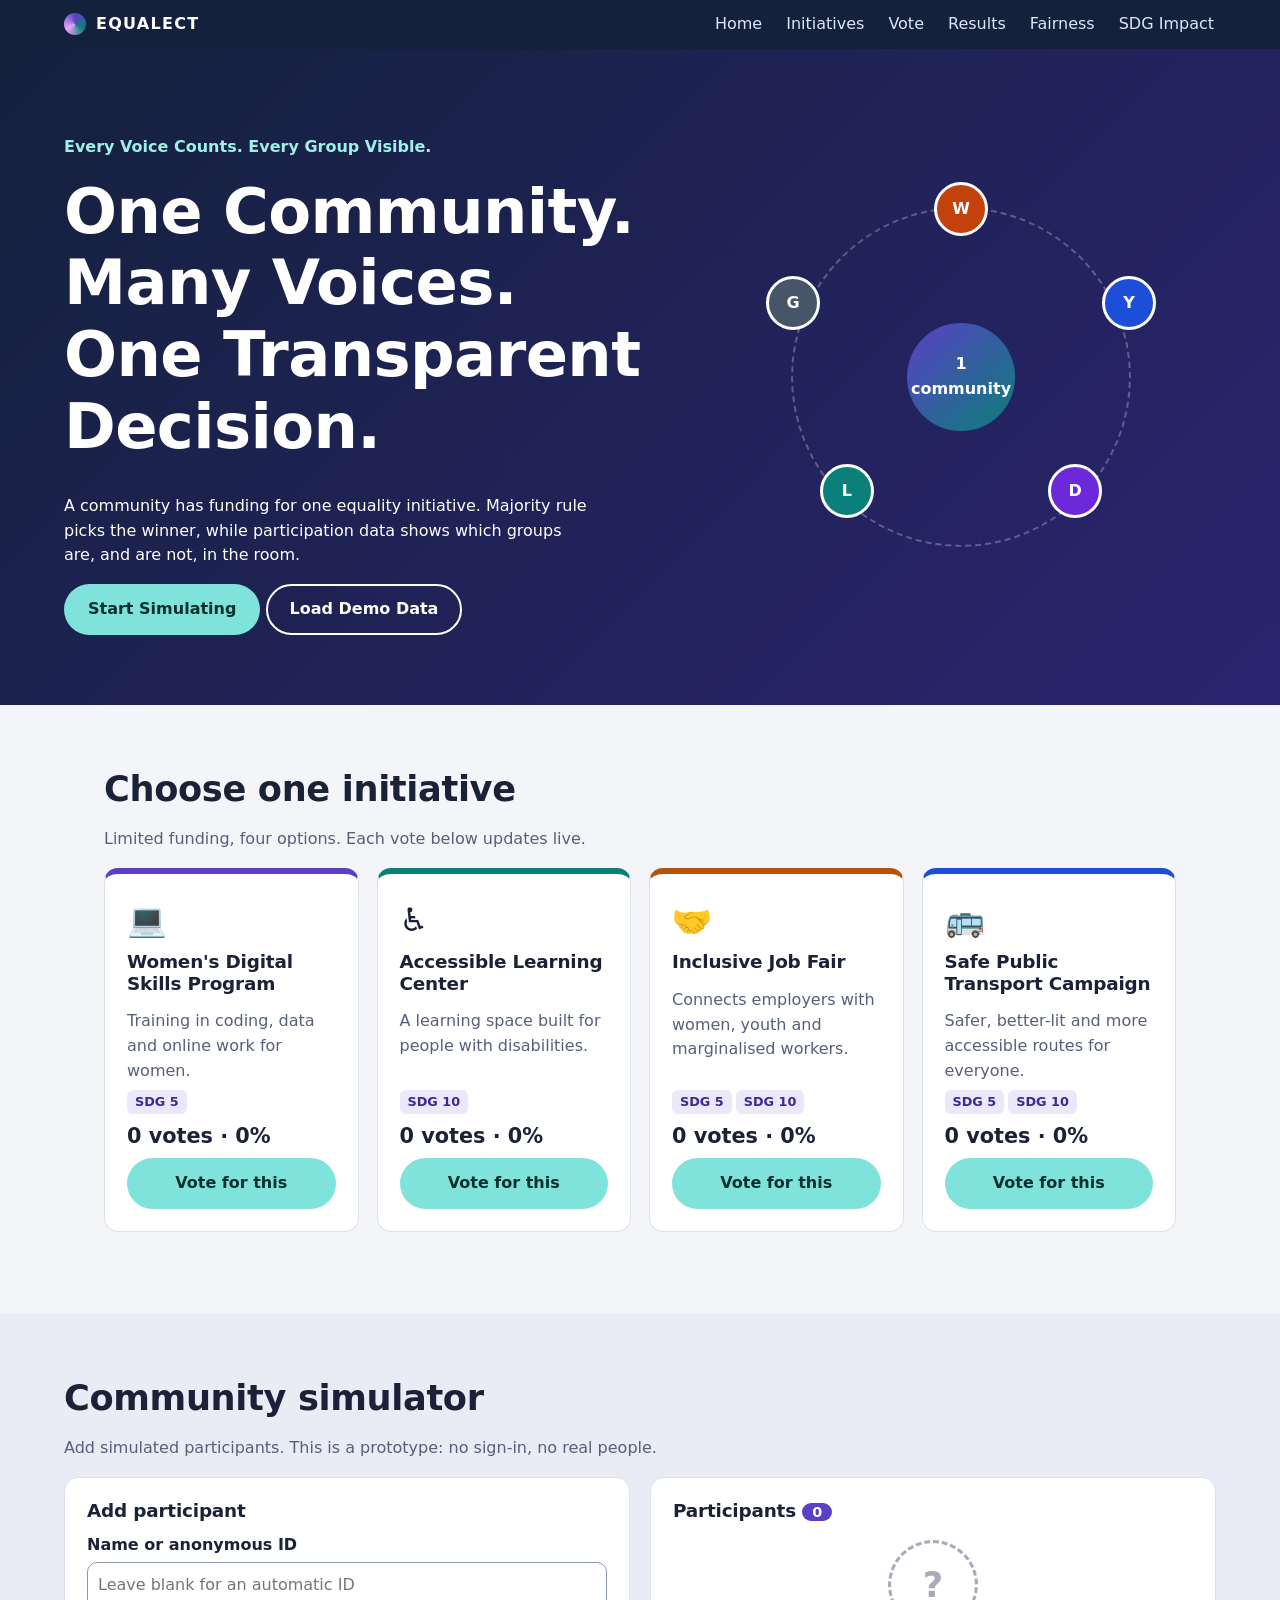
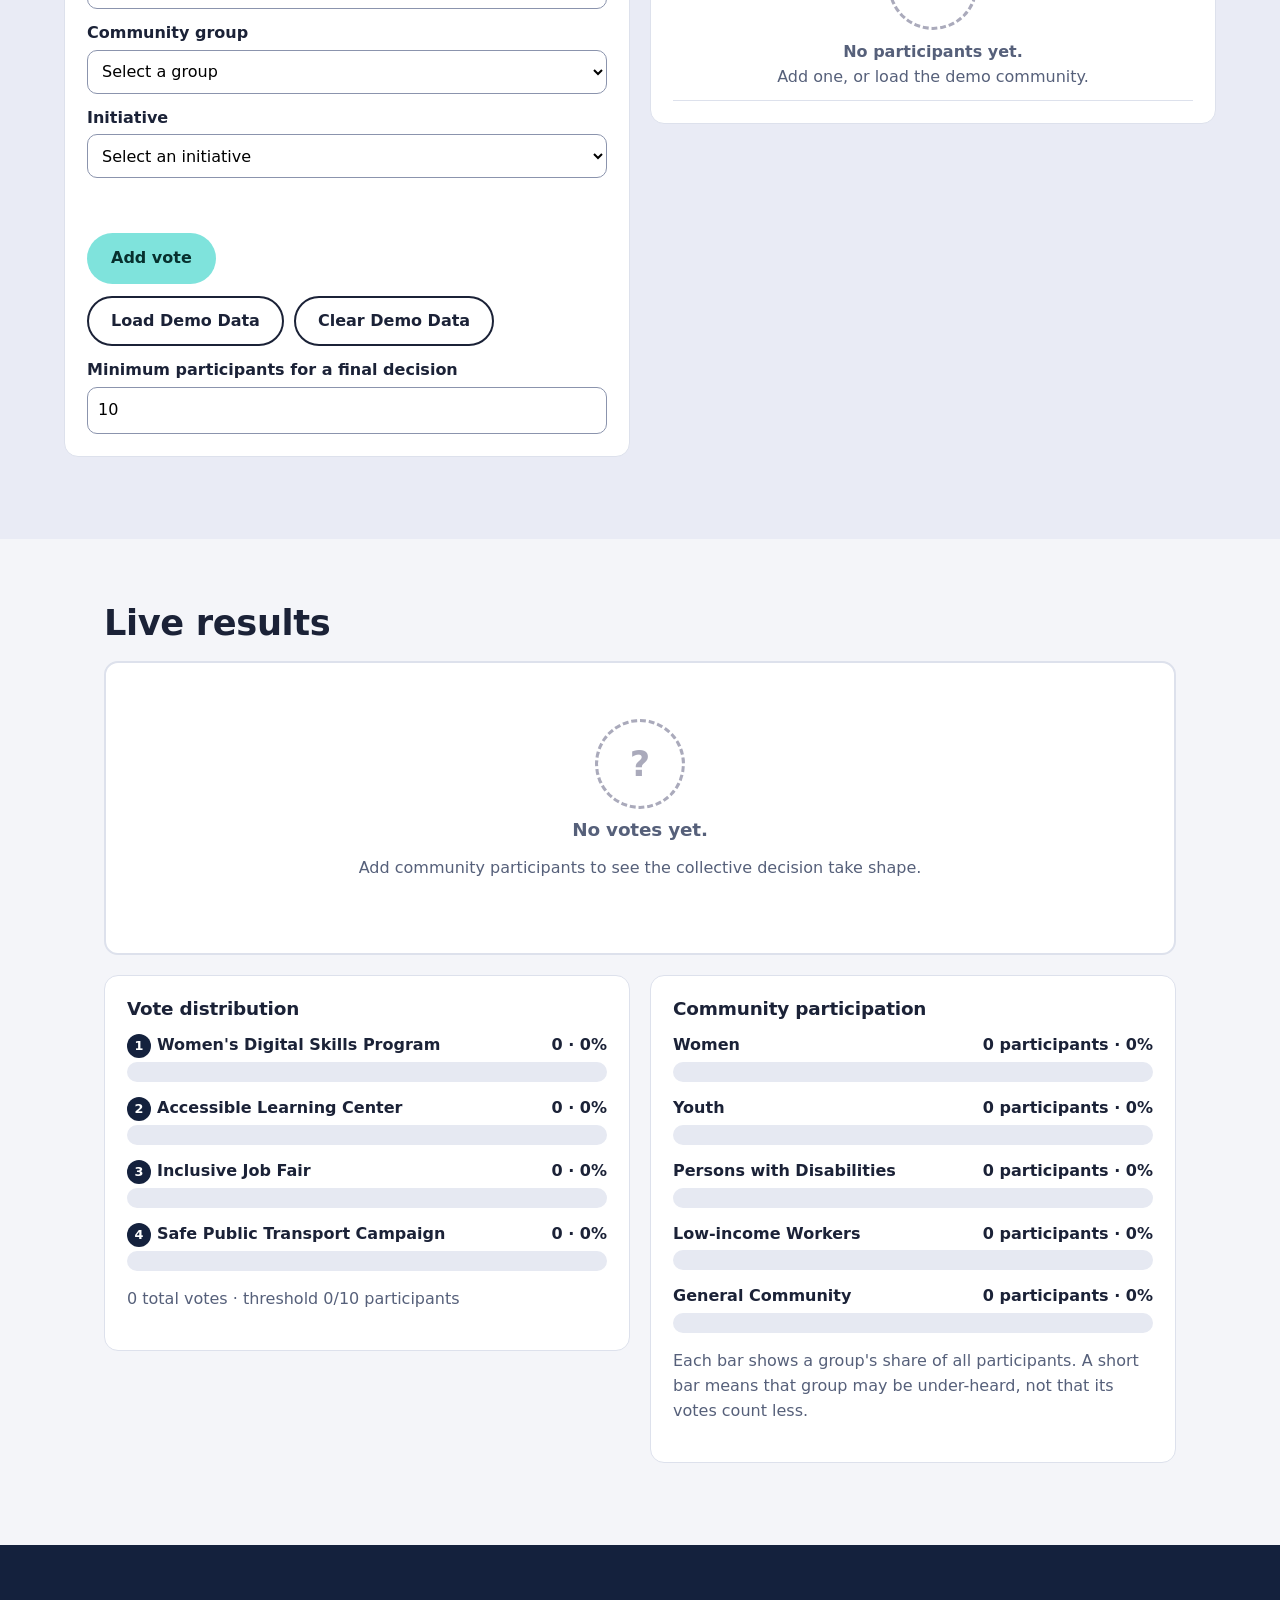
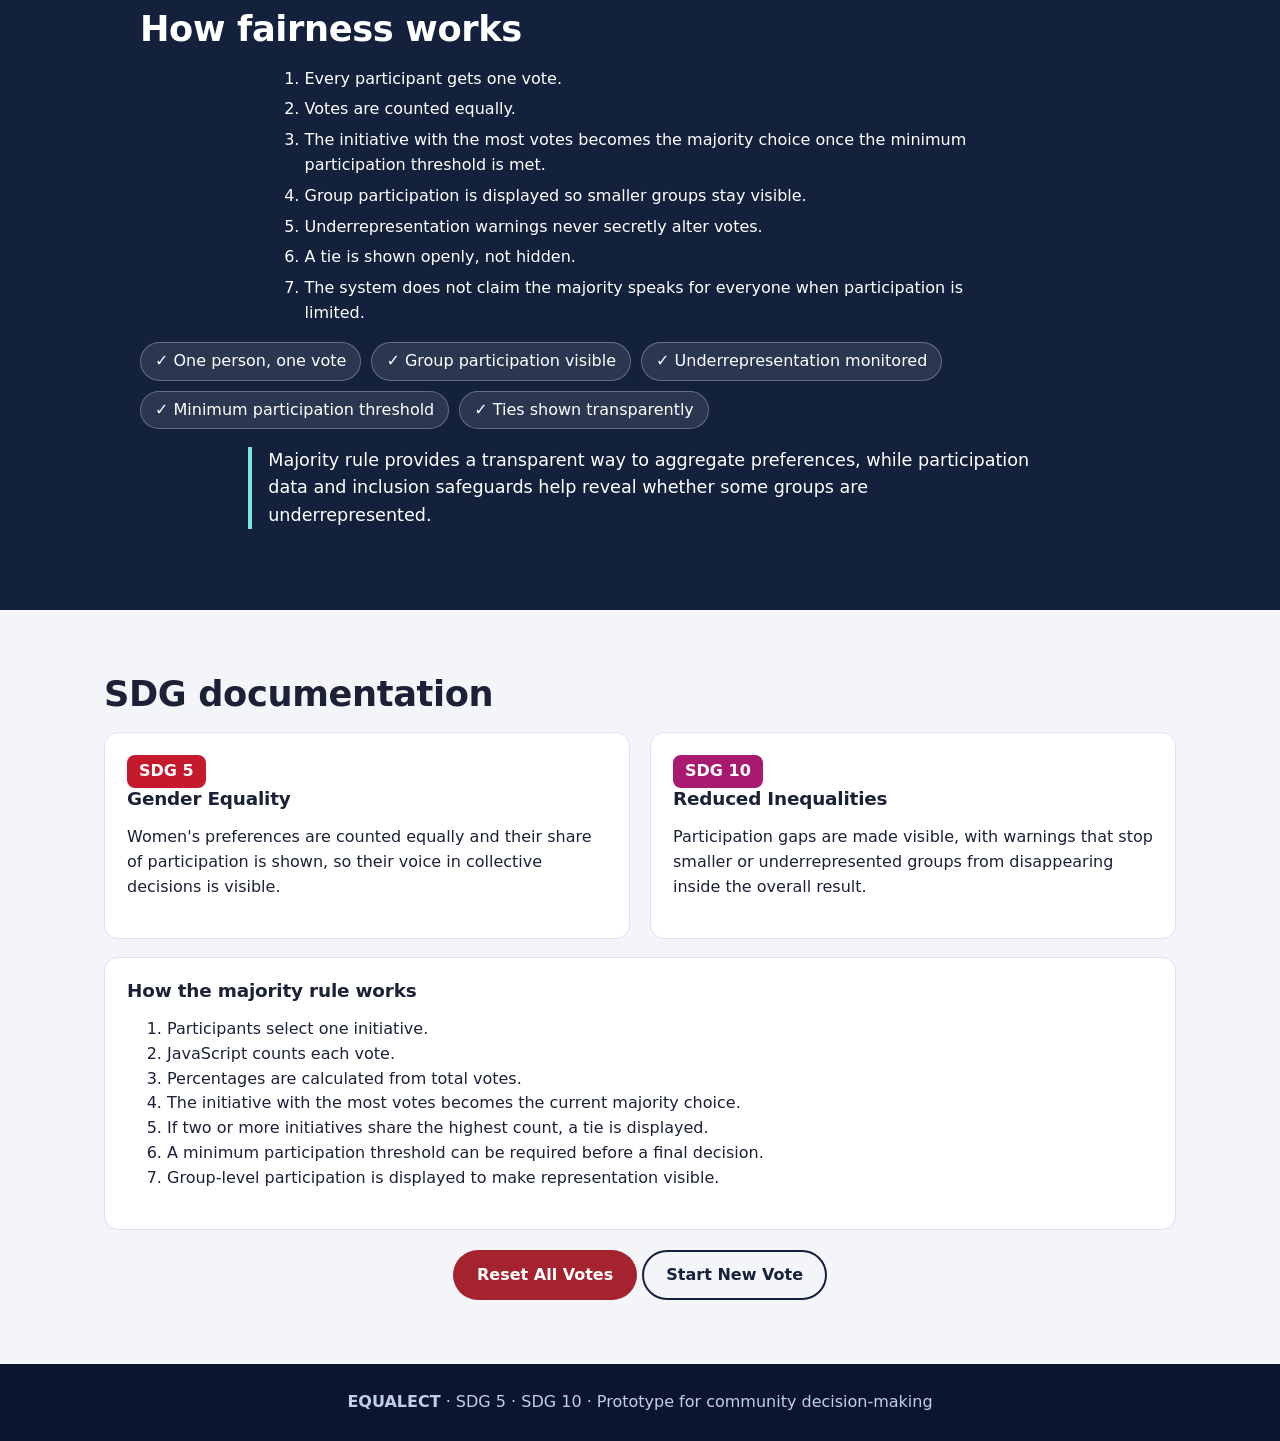
<file: cluade/index.html>
<!DOCTYPE html>
<html lang="en">
<head>
<meta charset="utf-8">
<meta name="viewport" content="width=device-width, initial-scale=1">
<title>EQUALECT — Every Voice Counts. Every Group Visible.</title>
<link rel="stylesheet" href="style.css">
</head>
<body>
<a class="skip" href="#main">Skip to content</a>
<header class="nav">
  <a class="logo" href="#home" aria-label="EQUALECT home"><span class="mark" aria-hidden="true"></span>EQUALECT</a>
  <button class="burger" id="burger" aria-expanded="false" aria-controls="menu" aria-label="Toggle menu">Menu</button>
  <nav id="menu" aria-label="Main">
    <a href="#home">Home</a><a href="#initiatives">Initiatives</a><a href="#vote">Vote</a><a href="#results">Results</a><a href="#fairness">Fairness</a><a href="#sdg">SDG Impact</a>
  </nav>
</header>

<main id="main">
<section id="home" class="hero">
  <div class="hero-text">
    <p class="tag">Every Voice Counts. Every Group Visible.</p>
    <h1>One Community.<br>Many Voices.<br>One Transparent Decision.</h1>
    <p>A community has funding for one equality initiative. Majority rule picks the winner, while participation data shows which groups are, and are not, in the room.</p>
    <a class="btn primary" href="#vote">Start Simulating</a>
    <button class="btn ghost" data-act="demo">Load Demo Data</button>
  </div>
  <div class="orbit" aria-hidden="true">
    <div class="core">1 community</div>
    <span class="dot d1">W</span><span class="dot d2">Y</span><span class="dot d3">D</span><span class="dot d4">L</span><span class="dot d5">G</span>
  </div>
</section>

<section id="initiatives" class="sec">
  <h2>Choose one initiative</h2>
  <p class="lead">Limited funding, four options. Each vote below updates live.</p>
  <div class="grid" id="initiativeGrid"></div>
</section>

<section id="vote" class="sec alt">
  <h2>Community simulator</h2>
  <p class="lead">Add simulated participants. This is a prototype: no sign-in, no real people.</p>
  <div class="two">
    <form id="voteForm" class="card" novalidate>
      <h3>Add participant</h3>
      <label for="pName">Name or anonymous ID</label>
      <input id="pName" autocomplete="off" placeholder="Leave blank for an automatic ID">
      <label for="pGroup">Community group</label>
      <select id="pGroup" aria-describedby="formMsg"></select>
      <label for="pInit">Initiative</label>
      <select id="pInit" aria-describedby="formMsg"></select>
      <p id="formMsg" class="err" role="alert"></p>
      <button class="btn primary" type="submit">Add vote</button>
      <div class="row">
        <button type="button" class="btn ghost" data-act="demo">Load Demo Data</button>
        <button type="button" class="btn ghost" data-act="cleardemo">Clear Demo Data</button>
      </div>
      <label for="minP">Minimum participants for a final decision</label>
      <input id="minP" type="number" min="1" max="100" value="10">
    </form>
    <div class="card">
      <h3>Participants <span id="pCount" class="count">0</span></h3>
      <ul id="pList" class="plist"></ul>
    </div>
  </div>
</section>

<section id="results" class="sec">
  <h2>Live results</h2>
  <div id="decision" class="decision" aria-live="polite"></div>
  <div class="two">
    <div class="card"><h3>Vote distribution</h3><div id="bars"></div><p id="total" class="muted"></p></div>
    <div class="card">
      <h3>Community participation</h3>
      <div id="groupBars"></div>
      <div id="alerts" aria-live="polite"></div>
      <p class="muted">Each bar shows a group's share of all participants. A short bar means that group may be under-heard, not that its votes count less.</p>
    </div>
  </div>
</section>

<section id="fairness" class="sec dark">
  <h2>How fairness works</h2>
  <ol class="rules">
    <li>Every participant gets one vote.</li>
    <li>Votes are counted equally.</li>
    <li>The initiative with the most votes becomes the majority choice once the minimum participation threshold is met.</li>
    <li>Group participation is displayed so smaller groups stay visible.</li>
    <li>Underrepresentation warnings never secretly alter votes.</li>
    <li>A tie is shown openly, not hidden.</li>
    <li>The system does not claim the majority speaks for everyone when participation is limited.</li>
  </ol>
  <ul class="checks"><li>✓ One person, one vote</li><li>✓ Group participation visible</li><li>✓ Underrepresentation monitored</li><li>✓ Minimum participation threshold</li><li>✓ Ties shown transparently</li></ul>
  <p class="quote">Majority rule provides a transparent way to aggregate preferences, while participation data and inclusion safeguards help reveal whether some groups are underrepresented.</p>
</section>

<section id="sdg" class="sec">
  <h2>SDG documentation</h2>
  <div class="two">
    <article class="card sdg s5"><b>SDG 5</b><h3>Gender Equality</h3><p>Women's preferences are counted equally and their share of participation is shown, so their voice in collective decisions is visible.</p></article>
    <article class="card sdg s10"><b>SDG 10</b><h3>Reduced Inequalities</h3><p>Participation gaps are made visible, with warnings that stop smaller or underrepresented groups from disappearing inside the overall result.</p></article>
  </div>
  <div class="card"><h3>How the majority rule works</h3>
    <ol><li>Participants select one initiative.</li><li>JavaScript counts each vote.</li><li>Percentages are calculated from total votes.</li><li>The initiative with the most votes becomes the current majority choice.</li><li>If two or more initiatives share the highest count, a tie is displayed.</li><li>A minimum participation threshold can be required before a final decision.</li><li>Group-level participation is displayed to make representation visible.</li></ol>
  </div>
  <div class="center"><button class="btn danger" id="resetBtn">Reset All Votes</button> <button class="btn ghost" id="newBtn">Start New Vote</button></div>
</section>
</main>

<footer><b>EQUALECT</b> · SDG 5 · SDG 10 · Prototype for community decision-making</footer>

<div id="modal" class="modal" hidden>
  <div class="box" role="dialog" aria-modal="true" aria-labelledby="mTitle">
    <h3 id="mTitle">Reset all simulated participants and votes?</h3>
    <p>This clears every participant and stored data. It cannot be undone.</p>
    <div class="row"><button class="btn ghost" id="mCancel">Cancel</button><button class="btn danger" id="mOk">Reset</button></div>
  </div>
</div>
<div id="toasts" class="toasts" role="status" aria-live="polite"></div>
<script src="script.js"></script>
</body>
</html>
</file>
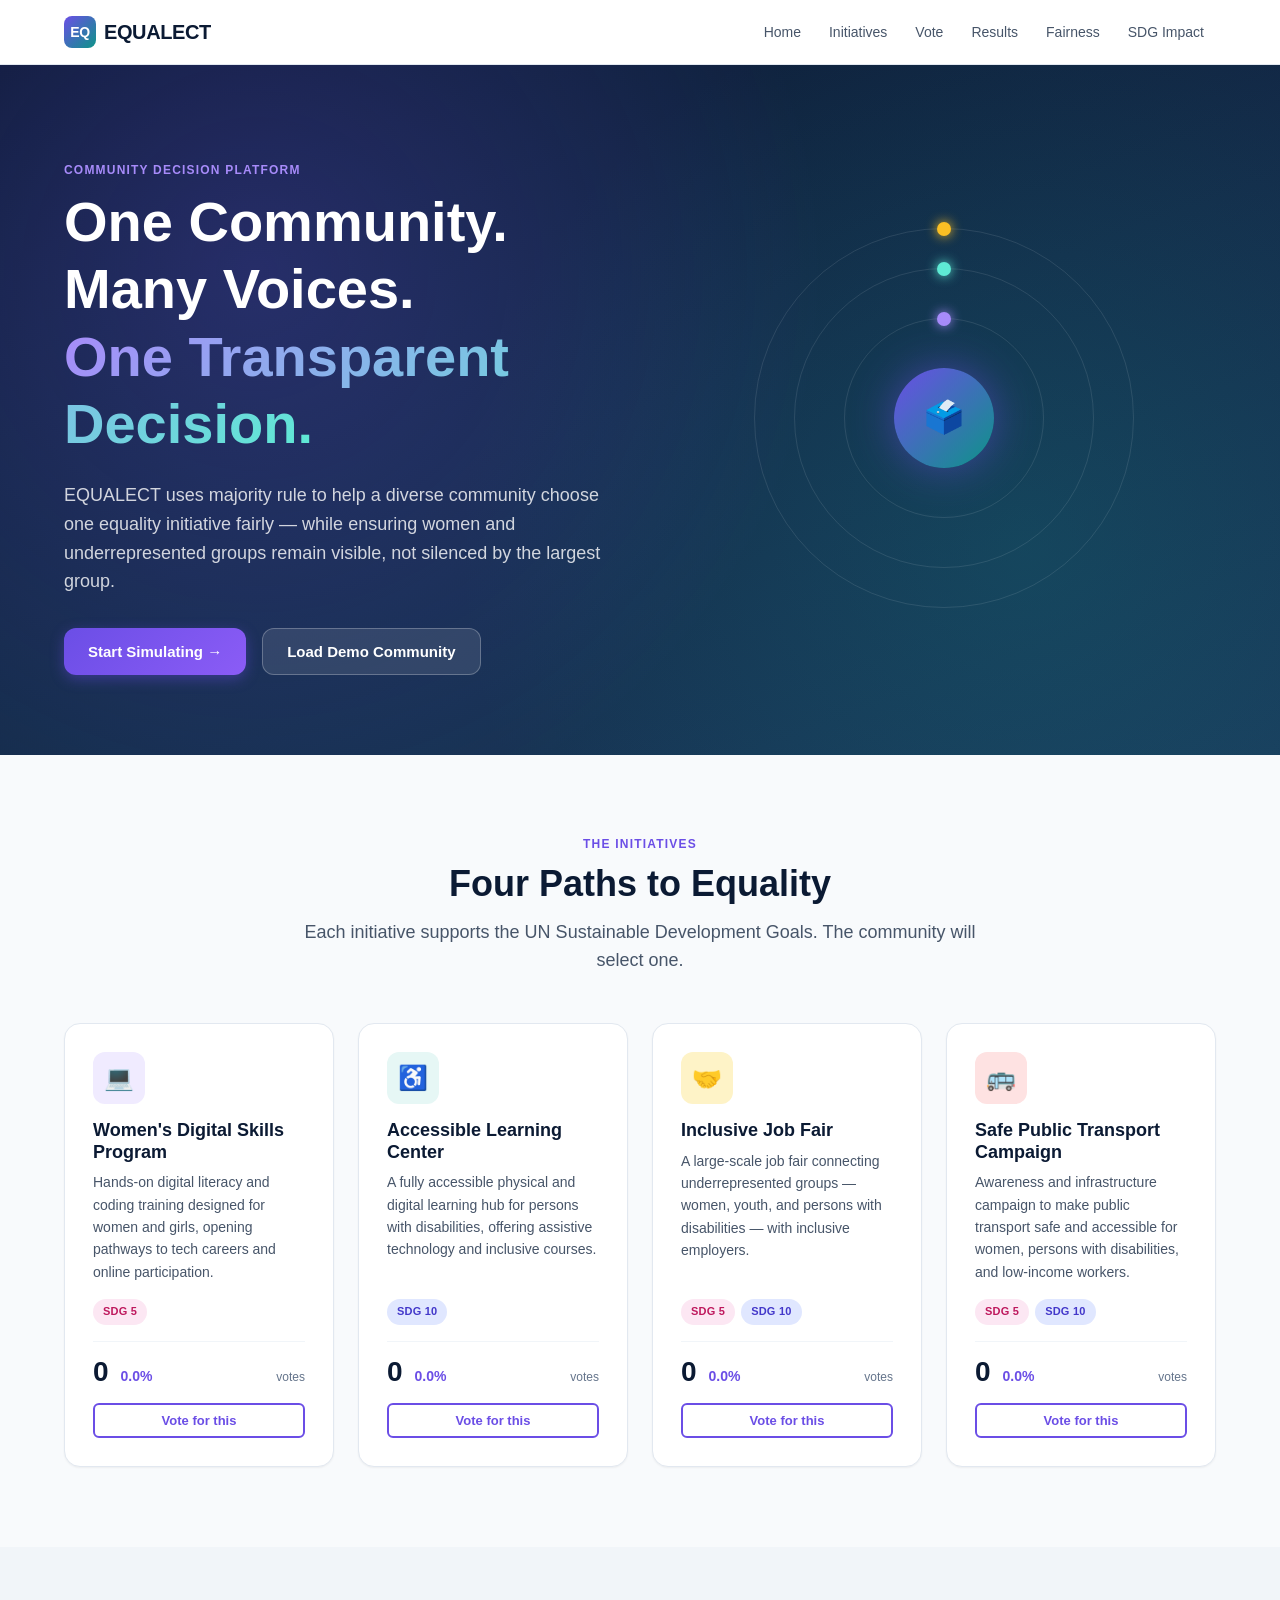
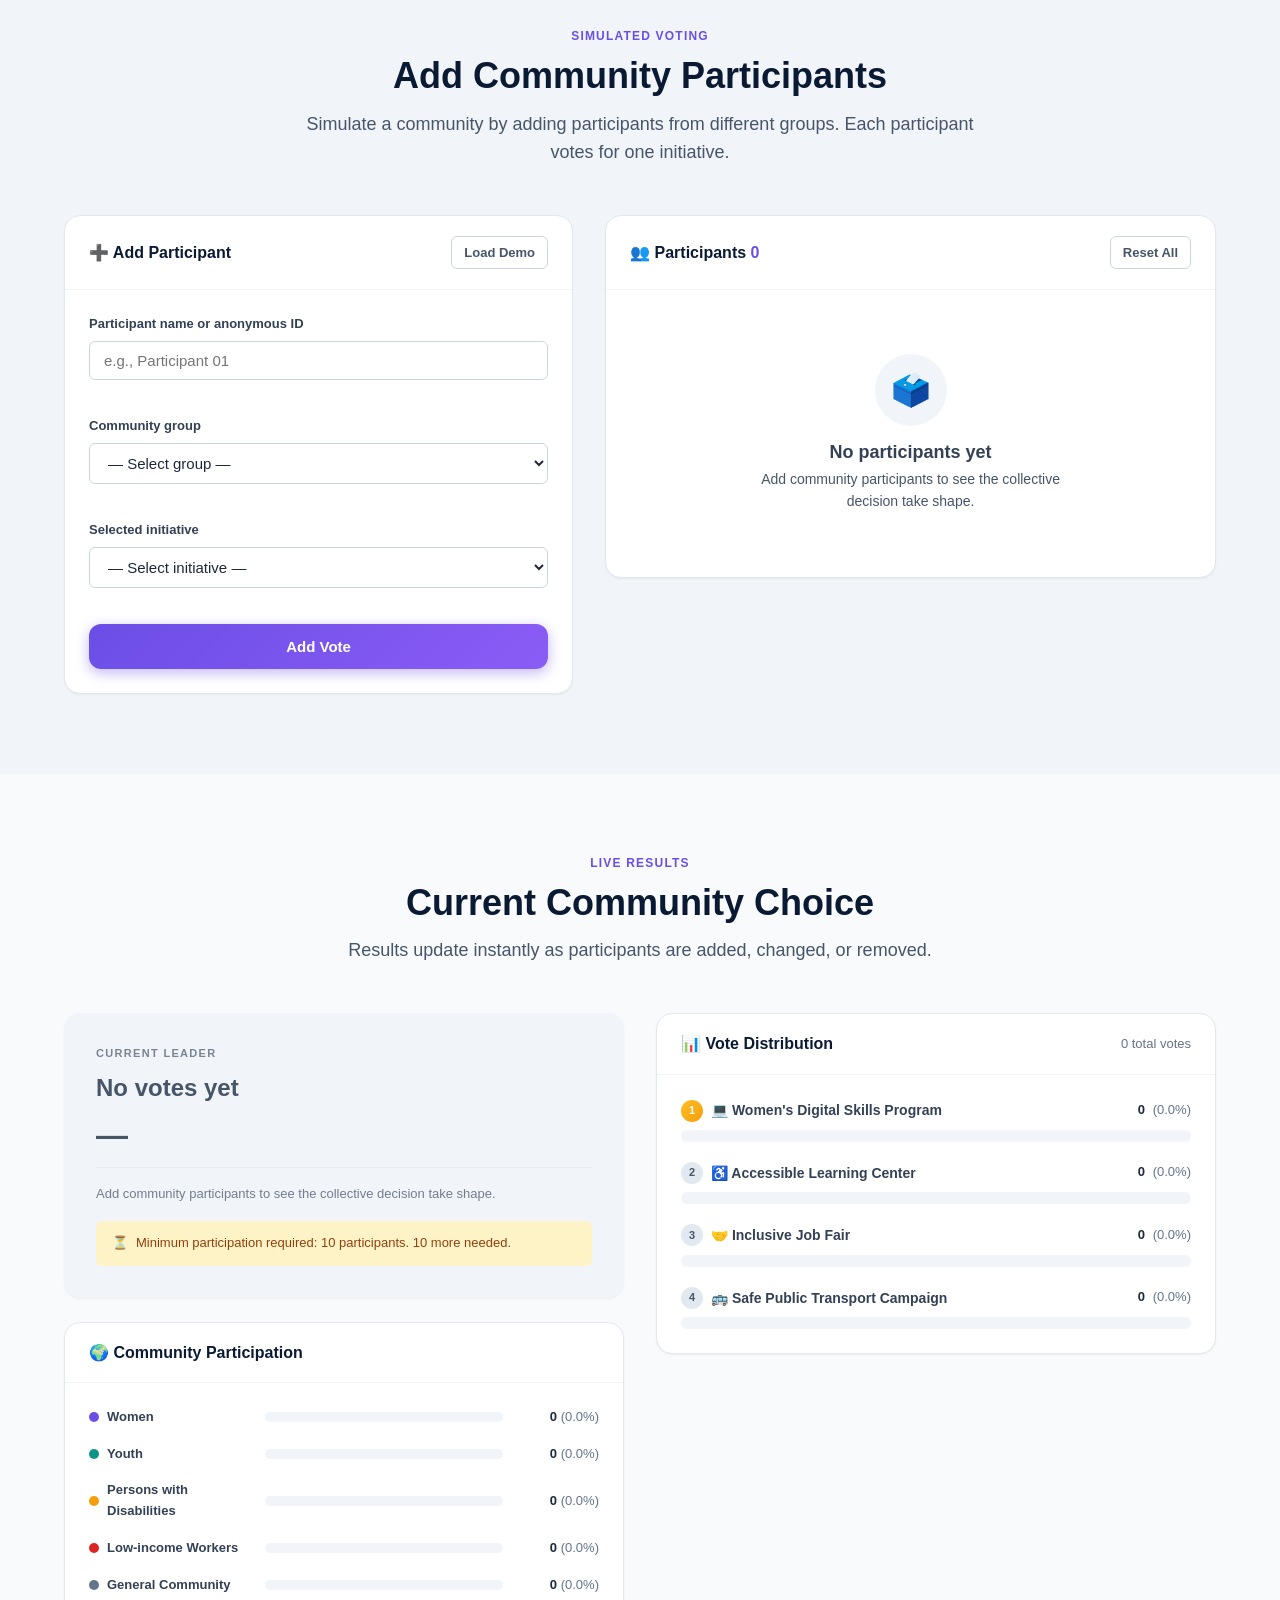
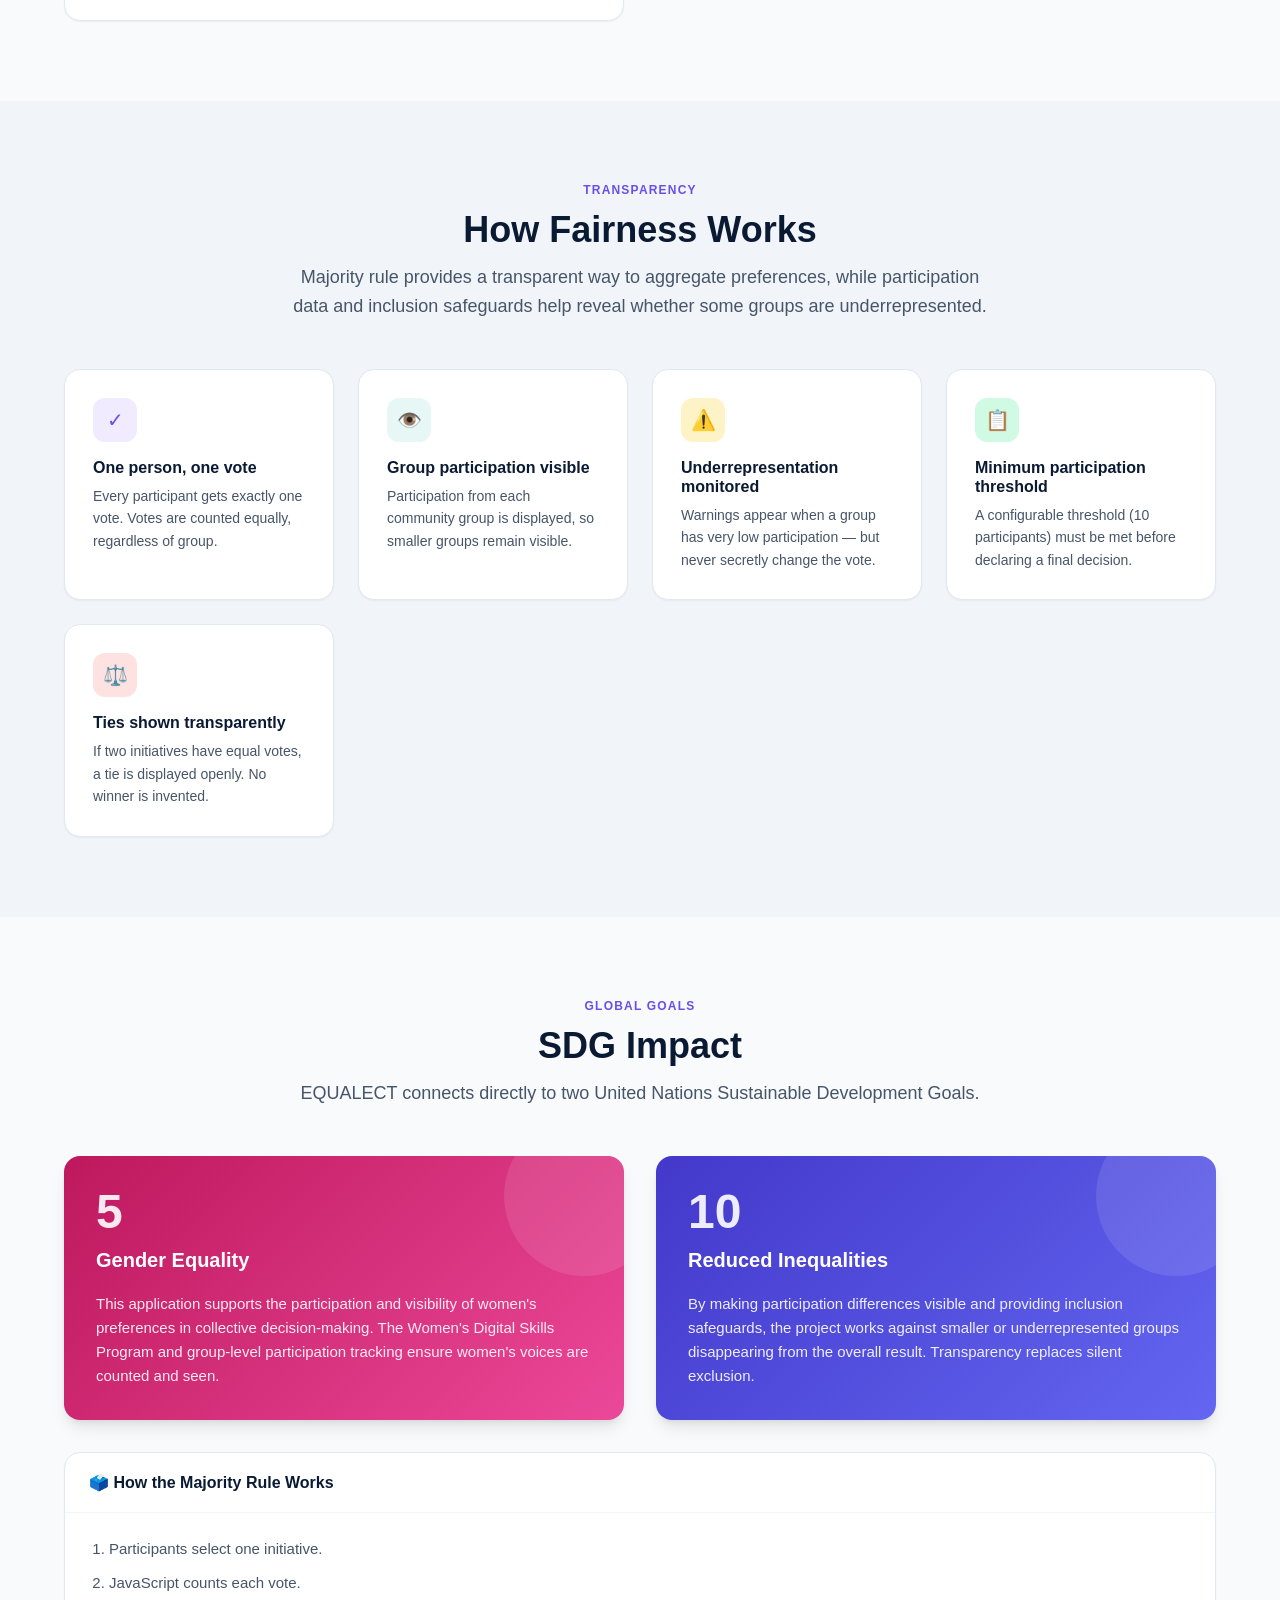
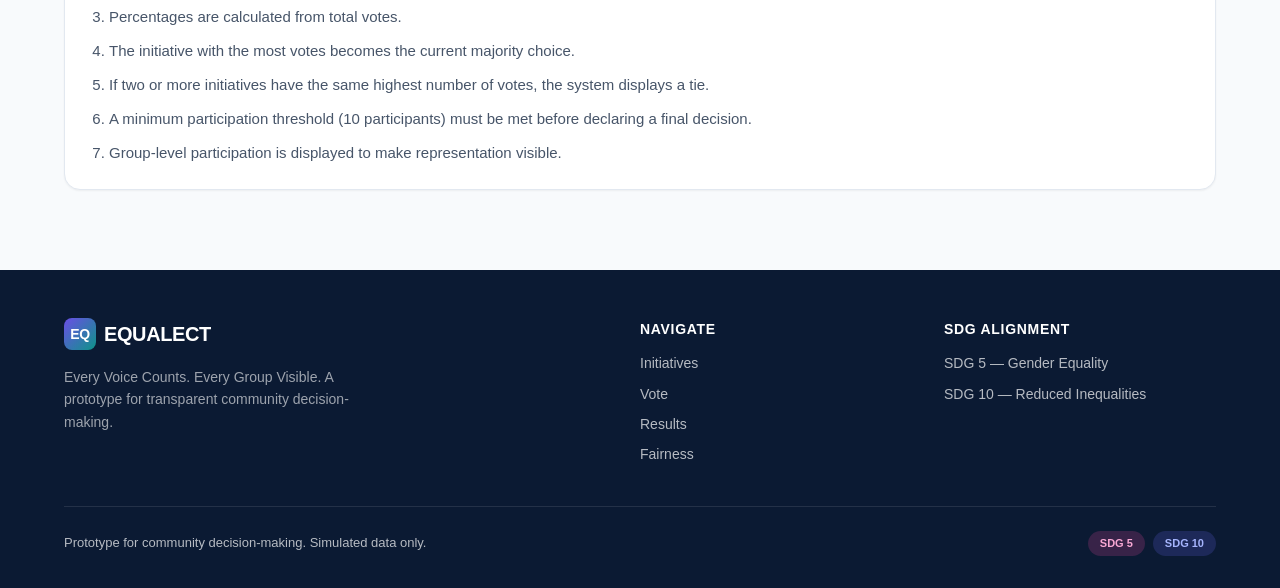
<file: deepseek/index.html>
<!DOCTYPE html>
<html lang="en">
<head>
  <meta charset="UTF-8">
  <meta name="viewport" content="width=device-width, initial-scale=1.0">
  <title>EQUALECT — Every Voice Counts</title>
  <style>
    /* ========== RESET & BASE ========== */
    * {
      margin: 0;
      padding: 0;
      box-sizing: border-box;
    }

    :root {
      --navy: #0b1a33;
      --navy-light: #142b4a;
      --purple: #6b4ee6;
      --purple-soft: #f0ebff;
      --teal: #0d9488;
      --teal-soft: #e6f7f5;
      --accent: #f59e0b;
      --accent-soft: #fef3c7;
      --danger: #dc2626;
      --danger-soft: #fee2e2;
      --success: #059669;
      --success-soft: #d1fae5;
      --neutral-50: #f8fafc;
      --neutral-100: #f1f5f9;
      --neutral-200: #e2e8f0;
      --neutral-300: #cbd5e1;
      --neutral-400: #94a3b8;
      --neutral-500: #64748b;
      --neutral-600: #475569;
      --neutral-700: #334155;
      --neutral-800: #1e293b;
      --neutral-900: #0f172a;
      --white: #ffffff;
      --shadow-sm: 0 1px 2px 0 rgb(0 0 0 / 0.05);
      --shadow: 0 4px 6px -1px rgb(0 0 0 / 0.1), 0 2px 4px -2px rgb(0 0 0 / 0.1);
      --shadow-lg: 0 10px 15px -3px rgb(0 0 0 / 0.1), 0 4px 6px -4px rgb(0 0 0 / 0.1);
      --shadow-xl: 0 20px 25px -5px rgb(0 0 0 / 0.1), 0 8px 10px -6px rgb(0 0 0 / 0.1);
      --radius-sm: 6px;
      --radius: 12px;
      --radius-lg: 16px;
      --radius-xl: 24px;
      --font: 'Inter', -apple-system, BlinkMacSystemFont, 'Segoe UI', Roboto, Helvetica, Arial, sans-serif;
    }

    html {
      scroll-behavior: smooth;
    }

    body {
      font-family: var(--font);
      background: var(--neutral-50);
      color: var(--neutral-800);
      line-height: 1.6;
      -webkit-font-smoothing: antialiased;
    }

    @media (prefers-reduced-motion: reduce) {
      html {
        scroll-behavior: auto;
      }
      *, *::before, *::after {
        animation-duration: 0.01ms !important;
        animation-iteration-count: 1 !important;
        transition-duration: 0.01ms !important;
      }
    }

    /* ========== TYPOGRAPHY ========== */
    h1, h2, h3, h4 {
      line-height: 1.2;
      font-weight: 700;
      color: var(--navy);
    }

    h1 { font-size: clamp(2rem, 5vw, 3.5rem); }
    h2 { font-size: clamp(1.5rem, 3.5vw, 2.25rem); }
    h3 { font-size: clamp(1.125rem, 2vw, 1.5rem); }
    h4 { font-size: 1.125rem; }

    p { color: var(--neutral-600); }

    .section-label {
      font-size: 0.75rem;
      font-weight: 700;
      letter-spacing: 0.1em;
      text-transform: uppercase;
      color: var(--purple);
      margin-bottom: 0.5rem;
    }

    /* ========== LAYOUT ========== */
    .container {
      max-width: 1200px;
      margin: 0 auto;
      padding: 0 1.5rem;
    }

    section {
      padding: 5rem 0;
    }

    section:nth-child(even) {
      background: var(--white);
    }

    .section-header {
      text-align: center;
      max-width: 700px;
      margin: 0 auto 3rem;
    }

    .section-header p {
      font-size: 1.125rem;
      margin-top: 0.75rem;
    }

    /* ========== NAVIGATION ========== */
    .navbar {
      position: sticky;
      top: 0;
      z-index: 100;
      background: rgba(255, 255, 255, 0.92);
      backdrop-filter: blur(12px);
      -webkit-backdrop-filter: blur(12px);
      border-bottom: 1px solid var(--neutral-200);
      transition: box-shadow 0.3s;
    }

    .navbar.scrolled {
      box-shadow: var(--shadow);
    }

    .nav-inner {
      display: flex;
      align-items: center;
      justify-content: space-between;
      height: 64px;
    }

    .logo {
      display: flex;
      align-items: center;
      gap: 0.5rem;
      font-weight: 800;
      font-size: 1.25rem;
      color: var(--navy);
      text-decoration: none;
      letter-spacing: -0.02em;
    }

    .logo-mark {
      width: 32px;
      height: 32px;
      border-radius: 8px;
      background: linear-gradient(135deg, var(--purple), var(--teal));
      display: flex;
      align-items: center;
      justify-content: center;
      color: white;
      font-size: 0.875rem;
      font-weight: 800;
    }

    .nav-links {
      display: flex;
      gap: 0.25rem;
      list-style: none;
    }

    .nav-links a {
      display: block;
      padding: 0.5rem 0.75rem;
      font-size: 0.875rem;
      font-weight: 500;
      color: var(--neutral-600);
      text-decoration: none;
      border-radius: var(--radius-sm);
      transition: all 0.2s;
    }

    .nav-links a:hover,
    .nav-links a:focus-visible {
      color: var(--purple);
      background: var(--purple-soft);
    }

    .nav-toggle {
      display: none;
      background: none;
      border: none;
      font-size: 1.5rem;
      cursor: pointer;
      color: var(--navy);
      padding: 0.5rem;
      border-radius: var(--radius-sm);
    }

    .nav-toggle:focus-visible {
      outline: 2px solid var(--purple);
      outline-offset: 2px;
    }

    @media (max-width: 768px) {
      .nav-toggle { display: block; }
      .nav-links {
        display: none;
        position: absolute;
        top: 64px;
        left: 0;
        right: 0;
        background: var(--white);
        flex-direction: column;
        padding: 1rem;
        border-bottom: 1px solid var(--neutral-200);
        box-shadow: var(--shadow-lg);
      }
      .nav-links.open { display: flex; }
      .nav-links a { padding: 0.75rem 1rem; }
    }

    /* ========== HERO ========== */
    .hero {
      background: linear-gradient(160deg, var(--navy) 0%, var(--navy-light) 50%, #1a3a5c 100%);
      color: white;
      padding: 6rem 0 5rem;
      position: relative;
      overflow: hidden;
    }

    .hero::before {
      content: '';
      position: absolute;
      inset: 0;
      background:
        radial-gradient(circle at 20% 30%, rgba(107, 78, 230, 0.25) 0%, transparent 50%),
        radial-gradient(circle at 80% 70%, rgba(13, 148, 136, 0.2) 0%, transparent 50%);
      pointer-events: none;
    }

    .hero-grid {
      display: grid;
      grid-template-columns: 1fr 1fr;
      gap: 4rem;
      align-items: center;
      position: relative;
      z-index: 1;
    }

    .hero h1 {
      color: white;
      margin-bottom: 1.5rem;
    }

    .hero h1 span {
      background: linear-gradient(135deg, #a78bfa, #5eead4);
      -webkit-background-clip: text;
      -webkit-text-fill-color: transparent;
      background-clip: text;
    }

    .hero p {
      color: rgba(255, 255, 255, 0.8);
      font-size: 1.125rem;
      margin-bottom: 2rem;
      max-width: 540px;
    }

    .hero-actions {
      display: flex;
      gap: 1rem;
      flex-wrap: wrap;
    }

    .btn {
      display: inline-flex;
      align-items: center;
      justify-content: center;
      gap: 0.5rem;
      padding: 0.75rem 1.5rem;
      font-size: 0.9375rem;
      font-weight: 600;
      font-family: var(--font);
      border: none;
      border-radius: var(--radius);
      cursor: pointer;
      transition: all 0.2s;
      text-decoration: none;
      line-height: 1.4;
    }

    .btn:focus-visible {
      outline: 2px solid var(--purple);
      outline-offset: 2px;
    }

    .btn-primary {
      background: linear-gradient(135deg, var(--purple), #8b5cf6);
      color: white;
      box-shadow: 0 4px 14px rgba(107, 78, 230, 0.4);
    }

    .btn-primary:hover {
      transform: translateY(-2px);
      box-shadow: 0 6px 20px rgba(107, 78, 230, 0.5);
    }

    .btn-secondary {
      background: rgba(255, 255, 255, 0.1);
      color: white;
      border: 1px solid rgba(255, 255, 255, 0.25);
    }

    .btn-secondary:hover {
      background: rgba(255, 255, 255, 0.2);
    }

    .btn-outline {
      background: transparent;
      color: var(--purple);
      border: 2px solid var(--purple);
    }

    .btn-outline:hover {
      background: var(--purple-soft);
    }

    .btn-ghost {
      background: transparent;
      color: var(--neutral-600);
      border: 1px solid var(--neutral-300);
    }

    .btn-ghost:hover {
      background: var(--neutral-100);
    }

    .btn-danger {
      background: var(--danger);
      color: white;
    }

    .btn-danger:hover {
      background: #b91c1c;
    }

    .btn-sm {
      padding: 0.4rem 0.75rem;
      font-size: 0.8125rem;
      border-radius: var(--radius-sm);
    }

    /* Hero visual */
    .hero-visual {
      position: relative;
      height: 380px;
      display: flex;
      align-items: center;
      justify-content: center;
    }

    .orbit {
      position: absolute;
      border-radius: 50%;
      border: 1px solid rgba(255, 255, 255, 0.1);
      animation: spin 30s linear infinite;
    }

    .orbit-1 { width: 200px; height: 200px; }
    .orbit-2 { width: 300px; height: 300px; animation-duration: 45s; animation-direction: reverse; }
    .orbit-3 { width: 380px; height: 380px; animation-duration: 60s; }

    @keyframes spin {
      to { transform: rotate(360deg); }
    }

    .orbit-dot {
      position: absolute;
      width: 14px;
      height: 14px;
      border-radius: 50%;
      top: -7px;
      left: 50%;
      margin-left: -7px;
    }

    .dot-purple { background: #a78bfa; box-shadow: 0 0 12px #a78bfa; }
    .dot-teal { background: #5eead4; box-shadow: 0 0 12px #5eead4; }
    .dot-amber { background: #fbbf24; box-shadow: 0 0 12px #fbbf24; }
    .dot-rose { background: #fb7185; box-shadow: 0 0 12px #fb7185; }
    .dot-sky { background: #38bdf8; box-shadow: 0 0 12px #38bdf8; }

    .hero-center {
      width: 100px;
      height: 100px;
      border-radius: 50%;
      background: linear-gradient(135deg, var(--purple), var(--teal));
      display: flex;
      align-items: center;
      justify-content: center;
      font-size: 2rem;
      z-index: 2;
      box-shadow: 0 0 40px rgba(107, 78, 230, 0.5);
    }

    @media (max-width: 900px) {
      .hero-grid {
        grid-template-columns: 1fr;
        gap: 2rem;
      }
      .hero-visual { height: 280px; }
    }

    /* ========== INITIATIVE CARDS ========== */
    .initiative-grid {
      display: grid;
      grid-template-columns: repeat(auto-fit, minmax(260px, 1fr));
      gap: 1.5rem;
    }

    .initiative-card {
      background: var(--white);
      border-radius: var(--radius-lg);
      padding: 1.75rem;
      border: 1px solid var(--neutral-200);
      box-shadow: var(--shadow-sm);
      transition: all 0.3s;
      display: flex;
      flex-direction: column;
      position: relative;
      overflow: hidden;
    }

    .initiative-card::before {
      content: '';
      position: absolute;
      top: 0;
      left: 0;
      right: 0;
      height: 4px;
      background: var(--card-accent, var(--purple));
      transform: scaleX(0);
      transform-origin: left;
      transition: transform 0.3s;
    }

    .initiative-card:hover::before,
    .initiative-card:focus-within::before {
      transform: scaleX(1);
    }

    .initiative-card:hover {
      transform: translateY(-4px);
      box-shadow: var(--shadow-xl);
      border-color: var(--neutral-300);
    }

    .initiative-icon {
      width: 52px;
      height: 52px;
      border-radius: var(--radius);
      display: flex;
      align-items: center;
      justify-content: center;
      font-size: 1.5rem;
      margin-bottom: 1rem;
      background: var(--icon-bg, var(--purple-soft));
    }

    .initiative-card h3 {
      font-size: 1.125rem;
      margin-bottom: 0.5rem;
    }

    .initiative-card p {
      font-size: 0.875rem;
      flex: 1;
      margin-bottom: 1rem;
    }

    .sdg-badges {
      display: flex;
      gap: 0.375rem;
      flex-wrap: wrap;
      margin-bottom: 1rem;
    }

    .sdg-badge {
      display: inline-flex;
      align-items: center;
      gap: 0.25rem;
      padding: 0.25rem 0.625rem;
      border-radius: 999px;
      font-size: 0.6875rem;
      font-weight: 700;
      letter-spacing: 0.02em;
      text-transform: uppercase;
    }

    .sdg-5 { background: #fce7f3; color: #be185d; }
    .sdg-10 { background: #e0e7ff; color: #4338ca; }

    .initiative-stats {
      display: flex;
      align-items: baseline;
      gap: 0.75rem;
      margin-bottom: 1rem;
      padding-top: 1rem;
      border-top: 1px solid var(--neutral-100);
    }

    .initiative-count {
      font-size: 1.75rem;
      font-weight: 800;
      color: var(--navy);
      line-height: 1;
    }

    .initiative-pct {
      font-size: 0.875rem;
      font-weight: 600;
      color: var(--purple);
    }

    .initiative-label {
      font-size: 0.75rem;
      color: var(--neutral-500);
      margin-left: auto;
    }

    /* ========== VOTING / PARTICIPANT SECTION ========== */
    .voting-grid {
      display: grid;
      grid-template-columns: 1fr 1.2fr;
      gap: 2rem;
      align-items: start;
    }

    @media (max-width: 900px) {
      .voting-grid {
        grid-template-columns: 1fr;
      }
    }

    .panel {
      background: var(--white);
      border-radius: var(--radius-lg);
      border: 1px solid var(--neutral-200);
      box-shadow: var(--shadow-sm);
      overflow: hidden;
    }

    .panel-header {
      padding: 1.25rem 1.5rem;
      border-bottom: 1px solid var(--neutral-100);
      display: flex;
      align-items: center;
      justify-content: space-between;
      gap: 0.75rem;
      flex-wrap: wrap;
    }

    .panel-header h3 {
      font-size: 1rem;
    }

    .panel-body {
      padding: 1.5rem;
    }

    .form-group {
      margin-bottom: 1rem;
    }

    .form-group label {
      display: block;
      font-size: 0.8125rem;
      font-weight: 600;
      color: var(--neutral-700);
      margin-bottom: 0.375rem;
    }

    .form-group input,
    .form-group select {
      width: 100%;
      padding: 0.625rem 0.875rem;
      font-size: 0.9375rem;
      font-family: var(--font);
      border: 1.5px solid var(--neutral-300);
      border-radius: var(--radius-sm);
      background: var(--white);
      color: var(--neutral-800);
      transition: border-color 0.2s, box-shadow 0.2s;
    }

    .form-group input:focus,
    .form-group select:focus {
      outline: none;
      border-color: var(--purple);
      box-shadow: 0 0 0 3px rgba(107, 78, 230, 0.15);
    }

    .form-group input.invalid,
    .form-group select.invalid {
      border-color: var(--danger);
      box-shadow: 0 0 0 3px rgba(220, 38, 38, 0.1);
    }

    .field-error {
      font-size: 0.75rem;
      color: var(--danger);
      margin-top: 0.25rem;
      min-height: 1rem;
      display: block;
    }

    .participant-list {
      max-height: 420px;
      overflow-y: auto;
      display: flex;
      flex-direction: column;
      gap: 0.5rem;
    }

    .participant-item {
      display: flex;
      align-items: center;
      gap: 0.75rem;
      padding: 0.75rem 1rem;
      background: var(--neutral-50);
      border-radius: var(--radius-sm);
      border: 1px solid var(--neutral-200);
      transition: all 0.2s;
      animation: fadeSlideIn 0.3s ease;
    }

    @keyframes fadeSlideIn {
      from { opacity: 0; transform: translateY(-6px); }
      to { opacity: 1; transform: translateY(0); }
    }

    .participant-item:hover {
      border-color: var(--neutral-300);
      background: var(--white);
    }

    .participant-avatar {
      width: 36px;
      height: 36px;
      border-radius: 50%;
      display: flex;
      align-items: center;
      justify-content: center;
      font-size: 0.75rem;
      font-weight: 700;
      color: white;
      flex-shrink: 0;
    }

    .participant-info {
      flex: 1;
      min-width: 0;
    }

    .participant-name {
      font-size: 0.875rem;
      font-weight: 600;
      color: var(--neutral-800);
      white-space: nowrap;
      overflow: hidden;
      text-overflow: ellipsis;
    }

    .participant-meta {
      display: flex;
      align-items: center;
      gap: 0.5rem;
      margin-top: 0.125rem;
      flex-wrap: wrap;
    }

    .group-badge {
      display: inline-flex;
      align-items: center;
      padding: 0.125rem 0.5rem;
      border-radius: 999px;
      font-size: 0.6875rem;
      font-weight: 600;
      background: var(--neutral-200);
      color: var(--neutral-700);
    }

    .participant-initiative {
      font-size: 0.6875rem;
      color: var(--neutral-500);
    }

    .participant-actions {
      display: flex;
      gap: 0.25rem;
      flex-shrink: 0;
    }

    .icon-btn {
      width: 30px;
      height: 30px;
      display: flex;
      align-items: center;
      justify-content: center;
      border: none;
      background: transparent;
      border-radius: var(--radius-sm);
      cursor: pointer;
      color: var(--neutral-500);
      font-size: 0.875rem;
      transition: all 0.2s;
    }

    .icon-btn:hover {
      background: var(--neutral-200);
      color: var(--neutral-800);
    }

    .icon-btn.danger:hover {
      background: var(--danger-soft);
      color: var(--danger);
    }

    .icon-btn:focus-visible {
      outline: 2px solid var(--purple);
      outline-offset: 1px;
    }

    .empty-state {
      text-align: center;
      padding: 3rem 1.5rem;
      color: var(--neutral-500);
    }

    .empty-state-icon {
      width: 72px;
      height: 72px;
      margin: 0 auto 1rem;
      border-radius: 50%;
      background: var(--neutral-100);
      display: flex;
      align-items: center;
      justify-content: center;
      font-size: 2rem;
      color: var(--neutral-400);
    }

    .empty-state h4 {
      color: var(--neutral-700);
      margin-bottom: 0.25rem;
    }

    .empty-state p {
      font-size: 0.875rem;
      max-width: 300px;
      margin: 0 auto;
    }

    /* ========== RESULTS SECTION ========== */
    .results-grid {
      display: grid;
      grid-template-columns: 1fr 1fr;
      gap: 2rem;
      align-items: start;
    }

    @media (max-width: 900px) {
      .results-grid {
        grid-template-columns: 1fr;
      }
    }

    .majority-card {
      background: linear-gradient(135deg, var(--navy) 0%, var(--navy-light) 100%);
      color: white;
      border-radius: var(--radius-lg);
      padding: 2rem;
      position: relative;
      overflow: hidden;
      box-shadow: var(--shadow-xl);
    }

    .majority-card::before {
      content: '';
      position: absolute;
      top: -50%;
      right: -20%;
      width: 200px;
      height: 200px;
      border-radius: 50%;
      background: radial-gradient(circle, rgba(107, 78, 230, 0.4) 0%, transparent 70%);
      pointer-events: none;
    }

    .majority-card.tie {
      background: linear-gradient(135deg, #78350f 0%, #92400e 100%);
    }

    .majority-card.empty {
      background: var(--neutral-100);
      color: var(--neutral-600);
      box-shadow: var(--shadow-sm);
    }

    .majority-card.empty::before { display: none; }

    .majority-label {
      font-size: 0.6875rem;
      font-weight: 700;
      letter-spacing: 0.12em;
      text-transform: uppercase;
      opacity: 0.7;
      margin-bottom: 0.75rem;
    }

    .majority-name {
      font-size: 1.5rem;
      font-weight: 800;
      margin-bottom: 0.5rem;
      line-height: 1.2;
    }

    .majority-stats {
      display: flex;
      align-items: baseline;
      gap: 0.75rem;
      margin-top: 1rem;
    }

    .majority-votes {
      font-size: 2rem;
      font-weight: 800;
      line-height: 1;
    }

    .majority-pct {
      font-size: 1rem;
      font-weight: 600;
      opacity: 0.85;
    }

    .majority-note {
      font-size: 0.8125rem;
      opacity: 0.75;
      margin-top: 1rem;
      padding-top: 1rem;
      border-top: 1px solid rgba(255, 255, 255, 0.15);
    }

    .majority-card.empty .majority-note {
      border-top-color: var(--neutral-200);
    }

    .threshold-status {
      display: flex;
      align-items: center;
      gap: 0.5rem;
      margin-top: 1rem;
      padding: 0.75rem 1rem;
      border-radius: var(--radius-sm);
      font-size: 0.8125rem;
      font-weight: 500;
    }

    .threshold-met {
      background: rgba(5, 150, 105, 0.15);
      color: #34d399;
    }

    .threshold-pending {
      background: rgba(245, 158, 11, 0.15);
      color: #fbbf24;
    }

    .majority-card.empty .threshold-pending {
      background: var(--accent-soft);
      color: #92400e;
    }

    /* Vote bars */
    .vote-bars {
      display: flex;
      flex-direction: column;
      gap: 1.25rem;
    }

    .vote-bar-item {
      position: relative;
    }

    .vote-bar-header {
      display: flex;
      justify-content: space-between;
      align-items: baseline;
      margin-bottom: 0.5rem;
      gap: 0.5rem;
    }

    .vote-bar-name {
      font-size: 0.875rem;
      font-weight: 600;
      color: var(--neutral-700);
      display: flex;
      align-items: center;
      gap: 0.5rem;
    }

    .rank-badge {
      display: inline-flex;
      align-items: center;
      justify-content: center;
      width: 22px;
      height: 22px;
      border-radius: 50%;
      font-size: 0.6875rem;
      font-weight: 800;
      background: var(--neutral-200);
      color: var(--neutral-600);
      flex-shrink: 0;
    }

    .rank-badge.rank-1 {
      background: linear-gradient(135deg, #fbbf24, #f59e0b);
      color: white;
    }

    .vote-bar-values {
      font-size: 0.8125rem;
      font-weight: 700;
      color: var(--neutral-800);
      white-space: nowrap;
    }

    .vote-bar-values span {
      font-weight: 500;
      color: var(--neutral-500);
      margin-left: 0.25rem;
    }

    .vote-bar-track {
      height: 12px;
      background: var(--neutral-100);
      border-radius: 999px;
      overflow: hidden;
      position: relative;
    }

    .vote-bar-fill {
      height: 100%;
      border-radius: 999px;
      transition: width 0.6s cubic-bezier(0.22, 1, 0.36, 1);
      width: 0%;
      position: relative;
    }

    .vote-bar-fill.rank-1 {
      background: linear-gradient(90deg, var(--purple), #8b5cf6);
      box-shadow: 0 0 12px rgba(107, 78, 230, 0.4);
    }

    .vote-bar-fill.rank-2 { background: linear-gradient(90deg, var(--teal), #14b8a6); }
    .vote-bar-fill.rank-3 { background: linear-gradient(90deg, #f59e0b, #fbbf24); }
    .vote-bar-fill.rank-4 { background: linear-gradient(90deg, #64748b, #94a3b8); }

    .vote-bar-fill.tie {
      background: linear-gradient(90deg, #dc2626, #f87171);
    }

    /* ========== GROUP PARTICIPATION ========== */
    .group-bars {
      display: flex;
      flex-direction: column;
      gap: 1rem;
    }

    .group-bar-item {
      display: grid;
      grid-template-columns: 160px 1fr 80px;
      align-items: center;
      gap: 1rem;
    }

    @media (max-width: 600px) {
      .group-bar-item {
        grid-template-columns: 1fr;
        gap: 0.375rem;
      }
    }

    .group-bar-label {
      font-size: 0.8125rem;
      font-weight: 600;
      color: var(--neutral-700);
      display: flex;
      align-items: center;
      gap: 0.5rem;
    }

    .group-dot {
      width: 10px;
      height: 10px;
      border-radius: 50%;
      flex-shrink: 0;
    }

    .group-bar-track {
      height: 10px;
      background: var(--neutral-100);
      border-radius: 999px;
      overflow: hidden;
    }

    .group-bar-fill {
      height: 100%;
      border-radius: 999px;
      transition: width 0.6s cubic-bezier(0.22, 1, 0.36, 1);
      width: 0%;
    }

    .group-bar-count {
      font-size: 0.8125rem;
      font-weight: 700;
      color: var(--neutral-800);
      text-align: right;
    }

    @media (max-width: 600px) {
      .group-bar-count { text-align: left; }
    }

    .group-bar-count span {
      font-weight: 500;
      color: var(--neutral-500);
    }

    /* Alert */
    .alert {
      display: flex;
      gap: 0.75rem;
      padding: 1rem 1.25rem;
      border-radius: var(--radius);
      font-size: 0.875rem;
      margin-top: 1.5rem;
      border: 1px solid;
      animation: fadeSlideIn 0.3s ease;
    }

    .alert-warning {
      background: var(--accent-soft);
      border-color: #fcd34d;
      color: #92400e;
    }

    .alert-info {
      background: var(--purple-soft);
      border-color: #c4b5fd;
      color: #5b21b6;
    }

    .alert-success {
      background: var(--success-soft);
      border-color: #6ee7b7;
      color: #065f46;
    }

    .alert-danger {
      background: var(--danger-soft);
      border-color: #fca5a5;
      color: #991b1b;
    }

    .alert-icon {
      font-size: 1.125rem;
      flex-shrink: 0;
      line-height: 1.4;
    }

    .alert-content strong {
      display: block;
      margin-bottom: 0.125rem;
    }

    /* ========== FAIRNESS SECTION ========== */
    .fairness-grid {
      display: grid;
      grid-template-columns: repeat(auto-fit, minmax(260px, 1fr));
      gap: 1.5rem;
    }

    .fairness-card {
      background: var(--white);
      border-radius: var(--radius-lg);
      padding: 1.75rem;
      border: 1px solid var(--neutral-200);
      box-shadow: var(--shadow-sm);
      transition: all 0.3s;
    }

    .fairness-card:hover {
      transform: translateY(-3px);
      box-shadow: var(--shadow-lg);
    }

    .fairness-icon {
      width: 44px;
      height: 44px;
      border-radius: var(--radius);
      display: flex;
      align-items: center;
      justify-content: center;
      font-size: 1.25rem;
      margin-bottom: 1rem;
    }

    .fairness-card h4 {
      font-size: 1rem;
      margin-bottom: 0.5rem;
    }

    .fairness-card p {
      font-size: 0.875rem;
    }

    /* ========== SDG SECTION ========== */
    .sdg-grid {
      display: grid;
      grid-template-columns: 1fr 1fr;
      gap: 2rem;
    }

    @media (max-width: 768px) {
      .sdg-grid {
        grid-template-columns: 1fr;
      }
    }

    .sdg-card {
      border-radius: var(--radius-lg);
      padding: 2rem;
      color: white;
      position: relative;
      overflow: hidden;
      box-shadow: var(--shadow-lg);
    }

    .sdg-card-5 {
      background: linear-gradient(135deg, #be185d, #ec4899);
    }

    .sdg-card-10 {
      background: linear-gradient(135deg, #4338ca, #6366f1);
    }

    .sdg-card::before {
      content: '';
      position: absolute;
      top: -40px;
      right: -40px;
      width: 160px;
      height: 160px;
      border-radius: 50%;
      background: rgba(255, 255, 255, 0.1);
    }

    .sdg-number {
      font-size: 3rem;
      font-weight: 900;
      line-height: 1;
      opacity: 0.9;
      margin-bottom: 0.5rem;
    }

    .sdg-name {
      font-size: 1.25rem;
      font-weight: 700;
      margin-bottom: 1rem;
    }

    .sdg-card p {
      color: rgba(255, 255, 255, 0.9);
      font-size: 0.9375rem;
    }

    /* ========== FOOTER ========== */
    footer {
      background: var(--navy);
      color: rgba(255, 255, 255, 0.7);
      padding: 3rem 0 2rem;
    }

    .footer-grid {
      display: grid;
      grid-template-columns: 2fr 1fr 1fr;
      gap: 2rem;
      margin-bottom: 2rem;
    }

    @media (max-width: 768px) {
      .footer-grid {
        grid-template-columns: 1fr;
      }
    }

    footer .logo {
      color: white;
      margin-bottom: 1rem;
    }

    footer h5 {
      color: white;
      font-size: 0.875rem;
      font-weight: 700;
      margin-bottom: 0.75rem;
      text-transform: uppercase;
      letter-spacing: 0.05em;
    }

    footer ul {
      list-style: none;
    }

    footer li {
      margin-bottom: 0.5rem;
      font-size: 0.875rem;
    }

    footer a {
      color: rgba(255, 255, 255, 0.7);
      text-decoration: none;
      transition: color 0.2s;
    }

    footer a:hover {
      color: white;
    }

    .footer-bottom {
      border-top: 1px solid rgba(255, 255, 255, 0.1);
      padding-top: 1.5rem;
      display: flex;
      justify-content: space-between;
      align-items: center;
      flex-wrap: wrap;
      gap: 1rem;
      font-size: 0.8125rem;
    }

    .sdg-pills {
      display: flex;
      gap: 0.5rem;
    }

    .sdg-pill {
      padding: 0.25rem 0.75rem;
      border-radius: 999px;
      font-size: 0.6875rem;
      font-weight: 700;
      text-transform: uppercase;
    }

    .sdg-pill-5 { background: rgba(236, 72, 153, 0.2); color: #f9a8d4; }
    .sdg-pill-10 { background: rgba(99, 102, 241, 0.2); color: #a5b4fc; }

    /* ========== TOAST NOTIFICATIONS ========== */
    .toast-container {
      position: fixed;
      bottom: 1.5rem;
      right: 1.5rem;
      z-index: 1000;
      display: flex;
      flex-direction: column;
      gap: 0.75rem;
      max-width: 380px;
    }

    @media (max-width: 480px) {
      .toast-container {
        left: 1rem;
        right: 1rem;
        bottom: 1rem;
        max-width: none;
      }
    }

    .toast {
      display: flex;
      align-items: flex-start;
      gap: 0.75rem;
      padding: 1rem 1.25rem;
      border-radius: var(--radius);
      background: var(--white);
      box-shadow: var(--shadow-xl);
      border-left: 4px solid var(--neutral-400);
      animation: toastIn 0.3s cubic-bezier(0.22, 1, 0.36, 1);
      font-size: 0.875rem;
    }

    @keyframes toastIn {
      from { opacity: 0; transform: translateX(20px); }
      to { opacity: 1; transform: translateX(0); }
    }

    .toast.removing {
      animation: toastOut 0.25s forwards;
    }

    @keyframes toastOut {
      to { opacity: 0; transform: translateX(20px); }
    }

    .toast-success { border-left-color: var(--success); }
    .toast-warning { border-left-color: var(--accent); }
    .toast-error { border-left-color: var(--danger); }
    .toast-info { border-left-color: var(--purple); }

    .toast-icon { font-size: 1.125rem; line-height: 1.4; }
    .toast-content { flex: 1; }
    .toast-title { font-weight: 700; color: var(--neutral-800); margin-bottom: 0.125rem; }
    .toast-message { color: var(--neutral-600); font-size: 0.8125rem; }

    .toast-close {
      background: none;
      border: none;
      color: var(--neutral-400);
      cursor: pointer;
      font-size: 1rem;
      padding: 0.125rem;
      border-radius: 4px;
      line-height: 1;
    }

    .toast-close:hover { color: var(--neutral-700); }

    /* ========== MODAL ========== */
    .modal-overlay {
      position: fixed;
      inset: 0;
      background: rgba(15, 23, 42, 0.6);
      backdrop-filter: blur(4px);
      display: none;
      align-items: center;
      justify-content: center;
      z-index: 2000;
      padding: 1.5rem;
      animation: fadeIn 0.2s;
    }

    .modal-overlay.open {
      display: flex;
    }

    @keyframes fadeIn {
      from { opacity: 0; }
      to { opacity: 1; }
    }

    .modal {
      background: var(--white);
      border-radius: var(--radius-lg);
      padding: 2rem;
      max-width: 420px;
      width: 100%;
      box-shadow: var(--shadow-xl);
      animation: modalIn 0.3s cubic-bezier(0.22, 1, 0.36, 1);
    }

    @keyframes modalIn {
      from { opacity: 0; transform: scale(0.95) translateY(10px); }
      to { opacity: 1; transform: scale(1) translateY(0); }
    }

    .modal h3 {
      margin-bottom: 0.5rem;
    }

    .modal p {
      margin-bottom: 1.5rem;
      font-size: 0.9375rem;
    }

    .modal-actions {
      display: flex;
      gap: 0.75rem;
      justify-content: flex-end;
    }

    /* ========== UTILITIES ========== */
    .sr-only {
      position: absolute;
      width: 1px;
      height: 1px;
      padding: 0;
      margin: -1px;
      overflow: hidden;
      clip: rect(0, 0, 0, 0);
      white-space: nowrap;
      border: 0;
    }

    .demo-banner {
      display: flex;
      align-items: center;
      gap: 0.5rem;
      padding: 0.5rem 1rem;
      background: var(--accent-soft);
      border: 1px solid #fcd34d;
      border-radius: var(--radius-sm);
      font-size: 0.8125rem;
      font-weight: 600;
      color: #92400e;
      margin-bottom: 1rem;
    }

    .demo-banner.hidden { display: none; }

    .btn-row {
      display: flex;
      gap: 0.75rem;
      flex-wrap: wrap;
    }

    /* ========== SCROLLBAR ========== */
    ::-webkit-scrollbar {
      width: 8px;
    }
    ::-webkit-scrollbar-track {
      background: var(--neutral-100);
    }
    ::-webkit-scrollbar-thumb {
      background: var(--neutral-300);
      border-radius: 4px;
    }
    ::-webkit-scrollbar-thumb:hover {
      background: var(--neutral-400);
    }
  </style>
</head>
<body>

  <!-- ========== NAVIGATION ========== -->
  <nav class="navbar" id="navbar" role="navigation" aria-label="Main navigation">
    <div class="container nav-inner">
      <a href="#home" class="logo" aria-label="EQUALECT home">
        <span class="logo-mark" aria-hidden="true">EQ</span>
        EQUALECT
      </a>
      <button class="nav-toggle" id="navToggle" aria-label="Toggle navigation menu" aria-expanded="false" aria-controls="navLinks">
        ☰
      </button>
      <ul class="nav-links" id="navLinks" role="list">
        <li><a href="#home">Home</a></li>
        <li><a href="#initiatives">Initiatives</a></li>
        <li><a href="#vote">Vote</a></li>
        <li><a href="#results">Results</a></li>
        <li><a href="#fairness">Fairness</a></li>
        <li><a href="#sdg">SDG Impact</a></li>
      </ul>
    </div>
  </nav>

  <!-- ========== HERO ========== -->
  <header class="hero" id="home">
    <div class="container hero-grid">
      <div>
        <div class="section-label" style="color: #a78bfa;">Community Decision Platform</div>
        <h1>One Community.<br>Many Voices.<br><span>One Transparent Decision.</span></h1>
        <p>EQUALECT uses majority rule to help a diverse community choose one equality initiative fairly — while ensuring women and underrepresented groups remain visible, not silenced by the largest group.</p>
        <div class="hero-actions">
          <a href="#vote" class="btn btn-primary">Start Simulating →</a>
          <button class="btn btn-secondary" id="heroDemoBtn">Load Demo Community</button>
        </div>
      </div>
      <div class="hero-visual" aria-hidden="true">
        <div class="orbit orbit-1"><span class="orbit-dot dot-purple"></span></div>
        <div class="orbit orbit-2"><span class="orbit-dot dot-teal"></span></div>
        <div class="orbit orbit-3"><span class="orbit-dot dot-amber"></span></div>
        <div class="hero-center">🗳️</div>
      </div>
    </div>
  </header>

  <!-- ========== INITIATIVES ========== -->
  <section id="initiatives">
    <div class="container">
      <div class="section-header">
        <div class="section-label">The Initiatives</div>
        <h2>Four Paths to Equality</h2>
        <p>Each initiative supports the UN Sustainable Development Goals. The community will select one.</p>
      </div>
      <div class="initiative-grid" id="initiativeGrid" role="list">
        <!-- Rendered by JS -->
      </div>
    </div>
  </section>

  <!-- ========== VOTE / PARTICIPANTS ========== -->
  <section id="vote" style="background: var(--neutral-100);">
    <div class="container">
      <div class="section-header">
        <div class="section-label">Simulated Voting</div>
        <h2>Add Community Participants</h2>
        <p>Simulate a community by adding participants from different groups. Each participant votes for one initiative.</p>
      </div>

      <div class="voting-grid">
        <!-- Add participant form -->
        <div class="panel">
          <div class="panel-header">
            <h3>➕ Add Participant</h3>
            <button class="btn btn-ghost btn-sm" id="loadDemoBtn">Load Demo</button>
          </div>
          <div class="panel-body">
            <div id="demoBanner" class="demo-banner hidden">
              <span>🧪</span> Demo data is simulated for demonstration.
            </div>
            <form id="participantForm" novalidate>
              <div class="form-group">
                <label for="participantName">Participant name or anonymous ID</label>
                <input type="text" id="participantName" placeholder="e.g., Participant 01" autocomplete="off" aria-describedby="nameError">
                <span class="field-error" id="nameError" role="alert"></span>
              </div>
              <div class="form-group">
                <label for="participantGroup">Community group</label>
                <select id="participantGroup" aria-describedby="groupError">
                  <option value="">— Select group —</option>
                  <option value="Women">Women</option>
                  <option value="Youth">Youth</option>
                  <option value="Persons with Disabilities">Persons with Disabilities</option>
                  <option value="Low-income Workers">Low-income Workers</option>
                  <option value="General Community">General Community</option>
                </select>
                <span class="field-error" id="groupError" role="alert"></span>
              </div>
              <div class="form-group">
                <label for="participantInitiative">Selected initiative</label>
                <select id="participantInitiative" aria-describedby="initiativeError">
                  <option value="">— Select initiative —</option>
                </select>
                <span class="field-error" id="initiativeError" role="alert"></span>
              </div>
              <button type="submit" class="btn btn-primary" style="width:100%;">Add Vote</button>
            </form>
          </div>
        </div>

        <!-- Participant list -->
        <div class="panel">
          <div class="panel-header">
            <h3>👥 Participants <span id="participantCount" style="color: var(--purple); font-weight: 800;">0</span></h3>
            <div class="btn-row">
              <button class="btn btn-ghost btn-sm" id="resetBtn">Reset All</button>
            </div>
          </div>
          <div class="panel-body" style="padding: 1rem;">
            <div class="participant-list" id="participantList">
              <!-- Rendered by JS -->
            </div>
          </div>
        </div>
      </div>
    </div>
  </section>

  <!-- ========== RESULTS ========== -->
  <section id="results">
    <div class="container">
      <div class="section-header">
        <div class="section-label">Live Results</div>
        <h2>Current Community Choice</h2>
        <p>Results update instantly as participants are added, changed, or removed.</p>
      </div>

      <div class="results-grid">
        <!-- Majority card -->
        <div>
          <div class="majority-card empty" id="majorityCard" aria-live="polite">
            <div class="majority-label" id="majorityLabel">CURRENT LEADER</div>
            <div class="majority-name" id="majorityName">No votes yet</div>
            <div class="majority-stats">
              <div class="majority-votes" id="majorityVotes">—</div>
              <div class="majority-pct" id="majorityPct"></div>
            </div>
            <div class="majority-note" id="majorityNote">
              Add community participants to see the collective decision take shape.
            </div>
            <div class="threshold-status threshold-pending" id="thresholdStatus">
              <span>⏳</span> Minimum participation required: 10 participants
            </div>
          </div>

          <!-- Group participation -->
          <div class="panel" style="margin-top: 1.5rem;">
            <div class="panel-header">
              <h3>🌍 Community Participation</h3>
            </div>
            <div class="panel-body">
              <div class="group-bars" id="groupBars">
                <!-- Rendered by JS -->
              </div>
              <div id="underrepAlert"></div>
            </div>
          </div>
        </div>

        <!-- Vote distribution -->
        <div class="panel">
          <div class="panel-header">
            <h3>📊 Vote Distribution</h3>
            <span style="font-size:0.8125rem; color: var(--neutral-500);" id="totalVotesLabel">0 total votes</span>
          </div>
          <div class="panel-body">
            <div class="vote-bars" id="voteBars">
              <!-- Rendered by JS -->
            </div>
          </div>
        </div>
      </div>
    </div>
  </section>

  <!-- ========== FAIRNESS ========== -->
  <section id="fairness" style="background: var(--neutral-100);">
    <div class="container">
      <div class="section-header">
        <div class="section-label">Transparency</div>
        <h2>How Fairness Works</h2>
        <p>Majority rule provides a transparent way to aggregate preferences, while participation data and inclusion safeguards help reveal whether some groups are underrepresented.</p>
      </div>
      <div class="fairness-grid">
        <div class="fairness-card">
          <div class="fairness-icon" style="background: var(--purple-soft); color: var(--purple);" aria-hidden="true">✓</div>
          <h4>One person, one vote</h4>
          <p>Every participant gets exactly one vote. Votes are counted equally, regardless of group.</p>
        </div>
        <div class="fairness-card">
          <div class="fairness-icon" style="background: var(--teal-soft); color: var(--teal);" aria-hidden="true">👁️</div>
          <h4>Group participation visible</h4>
          <p>Participation from each community group is displayed, so smaller groups remain visible.</p>
        </div>
        <div class="fairness-card">
          <div class="fairness-icon" style="background: var(--accent-soft); color: #92400e;" aria-hidden="true">⚠️</div>
          <h4>Underrepresentation monitored</h4>
          <p>Warnings appear when a group has very low participation — but never secretly change the vote.</p>
        </div>
        <div class="fairness-card">
          <div class="fairness-icon" style="background: var(--success-soft); color: var(--success);" aria-hidden="true">📋</div>
          <h4>Minimum participation threshold</h4>
          <p>A configurable threshold (10 participants) must be met before declaring a final decision.</p>
        </div>
        <div class="fairness-card">
          <div class="fairness-icon" style="background: var(--danger-soft); color: var(--danger);" aria-hidden="true">⚖️</div>
          <h4>Ties shown transparently</h4>
          <p>If two initiatives have equal votes, a tie is displayed openly. No winner is invented.</p>
        </div>
      </div>
    </div>
  </section>

  <!-- ========== SDG IMPACT ========== -->
  <section id="sdg">
    <div class="container">
      <div class="section-header">
        <div class="section-label">Global Goals</div>
        <h2>SDG Impact</h2>
        <p>EQUALECT connects directly to two United Nations Sustainable Development Goals.</p>
      </div>
      <div class="sdg-grid">
        <div class="sdg-card sdg-card-5">
          <div class="sdg-number">5</div>
          <div class="sdg-name">Gender Equality</div>
          <p>This application supports the participation and visibility of women's preferences in collective decision-making. The Women's Digital Skills Program and group-level participation tracking ensure women's voices are counted and seen.</p>
        </div>
        <div class="sdg-card sdg-card-10">
          <div class="sdg-number">10</div>
          <div class="sdg-name">Reduced Inequalities</div>
          <p>By making participation differences visible and providing inclusion safeguards, the project works against smaller or underrepresented groups disappearing from the overall result. Transparency replaces silent exclusion.</p>
        </div>
      </div>

      <!-- How majority rule works -->
      <div class="panel" style="margin-top: 2rem;">
        <div class="panel-header">
          <h3>🗳️ How the Majority Rule Works</h3>
        </div>
        <div class="panel-body">
          <ol style="padding-left: 1.25rem; display: flex; flex-direction: column; gap: 0.625rem; font-size: 0.9375rem; color: var(--neutral-600);">
            <li>Participants select one initiative.</li>
            <li>JavaScript counts each vote.</li>
            <li>Percentages are calculated from total votes.</li>
            <li>The initiative with the most votes becomes the current majority choice.</li>
            <li>If two or more initiatives have the same highest number of votes, the system displays a tie.</li>
            <li>A minimum participation threshold (10 participants) must be met before declaring a final decision.</li>
            <li>Group-level participation is displayed to make representation visible.</li>
          </ol>
        </div>
      </div>
    </div>
  </section>

  <!-- ========== FOOTER ========== -->
  <footer>
    <div class="container">
      <div class="footer-grid">
        <div>
          <a href="#home" class="logo">
            <span class="logo-mark" aria-hidden="true">EQ</span>
            EQUALECT
          </a>
          <p style="color: rgba(255,255,255,0.6); font-size: 0.875rem; max-width: 300px;">
            Every Voice Counts. Every Group Visible. A prototype for transparent community decision-making.
          </p>
        </div>
        <div>
          <h5>Navigate</h5>
          <ul>
            <li><a href="#initiatives">Initiatives</a></li>
            <li><a href="#vote">Vote</a></li>
            <li><a href="#results">Results</a></li>
            <li><a href="#fairness">Fairness</a></li>
          </ul>
        </div>
        <div>
          <h5>SDG Alignment</h5>
          <ul>
            <li><a href="#sdg">SDG 5 — Gender Equality</a></li>
            <li><a href="#sdg">SDG 10 — Reduced Inequalities</a></li>
          </ul>
        </div>
      </div>
      <div class="footer-bottom">
        <span>Prototype for community decision-making. Simulated data only.</span>
        <div class="sdg-pills">
          <span class="sdg-pill sdg-pill-5">SDG 5</span>
          <span class="sdg-pill sdg-pill-10">SDG 10</span>
        </div>
      </div>
    </div>
  </footer>

  <!-- ========== TOAST CONTAINER ========== -->
  <div class="toast-container" id="toastContainer" aria-live="polite" aria-atomic="false"></div>

  <!-- ========== RESET MODAL ========== -->
  <div class="modal-overlay" id="resetModal" role="dialog" aria-modal="true" aria-labelledby="resetModalTitle">
    <div class="modal">
      <h3 id="resetModalTitle">Reset all simulated participants and votes?</h3>
      <p>This will remove all participants, clear all votes, and return the simulation to an empty state. This action cannot be undone.</p>
      <div class="modal-actions">
        <button class="btn btn-ghost" id="cancelResetBtn">Cancel</button>
        <button class="btn btn-danger" id="confirmResetBtn">Reset</button>
      </div>
    </div>
  </div>

  <script>
    /* ============================================================
       EQUALECT — Transparent Community Voting
       All calculations derived from participant array.
       ============================================================ */

    // ---------- DATA ----------
    const INITIATIVES = [
      {
        id: 'digital-skills',
        name: "Women's Digital Skills Program",
        description: 'Hands-on digital literacy and coding training designed for women and girls, opening pathways to tech careers and online participation.',
        sdgs: ['SDG 5'],
        icon: '💻',
        color: '#6b4ee6',
        iconBg: '#f0ebff'
      },
      {
        id: 'accessible-learning',
        name: 'Accessible Learning Center',
        description: 'A fully accessible physical and digital learning hub for persons with disabilities, offering assistive technology and inclusive courses.',
        sdgs: ['SDG 10'],
        icon: '♿',
        color: '#0d9488',
        iconBg: '#e6f7f5'
      },
      {
        id: 'inclusive-job-fair',
        name: 'Inclusive Job Fair',
        description: 'A large-scale job fair connecting underrepresented groups — women, youth, and persons with disabilities — with inclusive employers.',
        sdgs: ['SDG 5', 'SDG 10'],
        icon: '🤝',
        color: '#f59e0b',
        iconBg: '#fef3c7'
      },
      {
        id: 'safe-transport',
        name: 'Safe Public Transport Campaign',
        description: 'Awareness and infrastructure campaign to make public transport safe and accessible for women, persons with disabilities, and low-income workers.',
        sdgs: ['SDG 5', 'SDG 10'],
        icon: '🚌',
        color: '#dc2626',
        iconBg: '#fee2e2'
      }
    ];

    const GROUPS = [
      { name: 'Women', color: '#6b4ee6' },
      { name: 'Youth', color: '#0d9488' },
      { name: 'Persons with Disabilities', color: '#f59e0b' },
      { name: 'Low-income Workers', color: '#dc2626' },
      { name: 'General Community', color: '#64748b' }
    ];

    const MIN_PARTICIPATION = 10;
    const UNDERREP_THRESHOLD = 0.08; // 8% or fewer participants triggers warning

    // ---------- STATE ----------
    let participants = [];
    let demoMode = false;
    let nextId = 1;

    // ---------- DOM REFS ----------
    const $ = (sel) => document.querySelector(sel);
    const $$ = (sel) => document.querySelectorAll(sel);

    const navbar = $('#navbar');
    const navToggle = $('#navToggle');
    const navLinks = $('#navLinks');
    const initiativeGrid = $('#initiativeGrid');
    const participantForm = $('#participantForm');
    const participantName = $('#participantName');
    const participantGroup = $('#participantGroup');
    const participantInitiative = $('#participantInitiative');
    const participantList = $('#participantList');
    const participantCount = $('#participantCount');
    const totalVotesLabel = $('#totalVotesLabel');
    const voteBars = $('#voteBars');
    const majorityCard = $('#majorityCard');
    const majorityLabel = $('#majorityLabel');
    const majorityName = $('#majorityName');
    const majorityVotes = $('#majorityVotes');
    const majorityPct = $('#majorityPct');
    const majorityNote = $('#majorityNote');
    const thresholdStatus = $('#thresholdStatus');
    const groupBars = $('#groupBars');
    const underrepAlert = $('#underrepAlert');
    const toastContainer = $('#toastContainer');
    const resetModal = $('#resetModal');
    const demoBanner = $('#demoBanner');

    // ---------- INITIALIZATION ----------
    function initializeApp() {
      loadState();
      populateInitiativeSelect();
      renderInitiatives();
      renderParticipants();
      renderResults();
      renderGroupParticipation();
      bindEvents();
      updateNavbar();
    }

    // ---------- LOCAL STORAGE ----------
    function loadState() {
      try {
        const saved = localStorage.getItem('equalect_state');
        if (saved) {
          const data = JSON.parse(saved);
          participants = data.participants || [];
          nextId = data.nextId || 1;
          demoMode = data.demoMode || false;
        }
      } catch (e) {
        // localStorage unavailable — run in memory
        participants = [];
        nextId = 1;
        demoMode = false;
      }
      updateDemoBanner();
    }

    function saveState() {
      try {
        localStorage.setItem('equalect_state', JSON.stringify({
          participants,
          nextId,
          demoMode
        }));
      } catch (e) {
        // silently fail — app still works in memory
      }
    }

    // ---------- POPULATE SELECT ----------
    function populateInitiativeSelect() {
      participantInitiative.innerHTML = '<option value="">— Select initiative —</option>';
      INITIATIVES.forEach(init => {
        const opt = document.createElement('option');
        opt.value = init.id;
        opt.textContent = init.name;
        participantInitiative.appendChild(opt);
      });
    }

    // ---------- RENDER INITIATIVE CARDS ----------
    function renderInitiatives() {
      const results = calculateResults();
      const total = participants.length;

      initiativeGrid.innerHTML = INITIATIVES.map(init => {
        const count = results.counts[init.id] || 0;
        const pct = total > 0 ? ((count / total) * 100).toFixed(1) : '0.0';
        const sdgBadges = init.sdgs.map(s => {
          const cls = s === 'SDG 5' ? 'sdg-5' : 'sdg-10';
          return `<span class="sdg-badge ${cls}">${s}</span>`;
        }).join('');

        return `
          <article class="initiative-card" role="listitem" style="--card-accent: ${init.color}; --icon-bg: ${init.iconBg};">
            <div class="initiative-icon" aria-hidden="true">${init.icon}</div>
            <h3>${init.name}</h3>
            <p>${init.description}</p>
            <div class="sdg-badges">${sdgBadges}</div>
            <div class="initiative-stats">
              <span class="initiative-count">${count}</span>
              <span class="initiative-pct">${pct}%</span>
              <span class="initiative-label">votes</span>
            </div>
            <button class="btn btn-outline btn-sm" onclick="quickVote('${init.id}')" aria-label="Vote for ${init.name}">
              Vote for this
            </button>
          </article>
        `;
      }).join('');
    }

    // Quick vote: adds a participant with the initiative pre-selected
    window.quickVote = function(initiativeId) {
      const init = INITIATIVES.find(i => i.id === initiativeId);
      participantInitiative.value = initiativeId;
      // Scroll to form and focus name
      document.getElementById('vote').scrollIntoView({ behavior: 'smooth' });
      setTimeout(() => participantName.focus(), 400);
      showNotification('info', 'Initiative selected', `"${init.name}" is now pre-selected in the form below.`);
    };

    // ---------- RENDER PARTICIPANTS ----------
    function renderParticipants() {
      participantCount.textContent = participants.length;

      if (participants.length === 0) {
        participantList.innerHTML = `
          <div class="empty-state">
            <div class="empty-state-icon" aria-hidden="true">🗳️</div>
            <h4>No participants yet</h4>
            <p>Add community participants to see the collective decision take shape.</p>
          </div>
        `;
        return;
      }

      participantList.innerHTML = participants.map(p => {
        const init = INITIATIVES.find(i => i.id === p.initiative);
        const groupColor = getGroupColor(p.group);
        const initials = p.name.substring(0, 2).toUpperCase();

        return `
          <div class="participant-item" data-id="${p.id}">
            <div class="participant-avatar" style="background: ${groupColor};" aria-hidden="true">${initials}</div>
            <div class="participant-info">
              <div class="participant-name">${escapeHtml(p.name)}</div>
              <div class="participant-meta">
                <span class="group-badge">${escapeHtml(p.group)}</span>
                <span class="participant-initiative">→ ${init ? escapeHtml(init.name) : 'Unknown'}</span>
              </div>
            </div>
            <div class="participant-actions">
              <button class="icon-btn" onclick="changeVote(${p.id})" title="Change vote" aria-label="Change vote for ${escapeHtml(p.name)}">✏️</button>
              <button class="icon-btn danger" onclick="removeParticipant(${p.id})" title="Remove vote" aria-label="Remove vote for ${escapeHtml(p.name)}">✕</button>
            </div>
          </div>
        `;
      }).join('');
    }

    // ---------- CALCULATE RESULTS ----------
    function calculateResults() {
      const counts = {};
      INITIATIVES.forEach(i => counts[i.id] = 0);
      participants.forEach(p => {
        if (counts[p.initiative] !== undefined) {
          counts[p.initiative]++;
        }
      });

      const total = participants.length;
      const sorted = INITIATIVES.map(i => ({
        ...i,
        count: counts[i.id],
        pct: total > 0 ? (counts[i.id] / total) * 100 : 0
      })).sort((a, b) => b.count - a.count);

      const maxCount = sorted[0]?.count || 0;
      const leaders = sorted.filter(i => i.count === maxCount && maxCount > 0);
      const isTie = leaders.length > 1 && maxCount > 0;

      return { counts, total, sorted, maxCount, leaders, isTie };
    }

    // ---------- DETERMINE MAJORITY ----------
    function determineMajority(results) {
      if (results.total === 0) return { status: 'empty' };
      if (results.isTie) return { status: 'tie', leaders: results.leaders };
      if (results.maxCount === 0) return { status: 'empty' };
      return { status: 'leader', leader: results.sorted[0] };
    }

    // ---------- CHECK THRESHOLD ----------
    function checkParticipationThreshold() {
      return participants.length >= MIN_PARTICIPATION;
    }

    // ---------- GROUP PARTICIPATION ----------
    function calculateGroupParticipation() {
      const counts = {};
      GROUPS.forEach(g => counts[g.name] = 0);
      participants.forEach(p => {
        if (counts[p.group] !== undefined) counts[p.group]++;
      });
      const total = participants.length;
      return GROUPS.map(g => ({
        ...g,
        count: counts[g.name],
        pct: total > 0 ? (counts[g.name] / total) * 100 : 0
      }));
    }

    // ---------- CHECK UNDERREPRESENTATION ----------
    function checkUnderrepresentation() {
      if (participants.length === 0) return null;
      const groupData = calculateGroupParticipation();
      const underrepresented = groupData.filter(g => g.pct > 0 && g.pct < UNDERREP_THRESHOLD * 100);
      if (underrepresented.length === 0) return null;
      return underrepresented;
    }

    // ---------- RENDER RESULTS ----------
    function renderResults() {
      const results = calculateResults();
      const majority = determineMajority(results);
      const thresholdMet = checkParticipationThreshold();

      // --- Majority Card ---
      if (majority.status === 'empty') {
        majorityCard.className = 'majority-card empty';
        majorityLabel.textContent = 'CURRENT LEADER';
        majorityName.textContent = 'No votes yet';
        majorityVotes.textContent = '—';
        majorityPct.textContent = '';
        majorityNote.textContent = 'Add community participants to see the collective decision take shape.';
      } else if (majority.status === 'tie') {
        majorityCard.className = 'majority-card tie';
        majorityLabel.textContent = 'NO MAJORITY — TIE';
        majorityName.textContent = majority.leaders.map(l => l.name).join(' & ');
        majorityVotes.textContent = results.maxCount;
        majorityPct.textContent = `${((results.maxCount / results.total) * 100).toFixed(1)}% each`;
        majorityNote.textContent = 'The community is currently split between these initiatives. Additional participation or a defined tie-breaking process would be required.';
      } else {
        const leader = majority.leader;
        const isFinal = thresholdMet;
        majorityCard.className = 'majority-card';
        majorityLabel.textContent = isFinal ? 'FINAL MAJORITY DECISION' : 'CURRENT LEADER';
        majorityName.textContent = leader.name;
        majorityVotes.textContent = leader.count;
        majorityPct.textContent = `${leader.pct.toFixed(1)}%`;
        majorityNote.textContent = isFinal
          ? 'This is the current majority choice based on the simulated votes. The minimum participation threshold has been met.'
          : 'This is the current leader. A minimum participation threshold must be met before declaring a final decision.';
      }

      // --- Threshold Status ---
      if (thresholdMet) {
        thresholdStatus.className = 'threshold-status threshold-met';
        thresholdStatus.innerHTML = `<span>✓</span> Minimum participation threshold met (${participants.length}/${MIN_PARTICIPATION} participants). Eligible for final decision.`;
      } else {
        thresholdStatus.className = 'threshold-status threshold-pending';
        const remaining = MIN_PARTICIPATION - participants.length;
        thresholdStatus.innerHTML = `<span>⏳</span> Minimum participation required: ${MIN_PARTICIPATION} participants. ${remaining} more needed.`;
      }

      // --- Vote Bars ---
      totalVotesLabel.textContent = `${results.total} total vote${results.total !== 1 ? 's' : ''}`;

      voteBars.innerHTML = results.sorted.map((init, idx) => {
        const rank = idx + 1;
        const rankClass = rank === 1 && results.maxCount > 0 ? 'rank-1' : `rank-${Math.min(rank, 4)}`;
        const isTieBar = results.isTie && results.leaders.some(l => l.id === init.id);
        const barClass = isTieBar ? 'tie' : rankClass;

        return `
          <div class="vote-bar-item">
            <div class="vote-bar-header">
              <div class="vote-bar-name">
                <span class="rank-badge ${rankClass}">${rank}</span>
                <span>${init.icon} ${init.name}</span>
              </div>
              <div class="vote-bar-values">
                ${init.count} <span>(${init.pct.toFixed(1)}%)</span>
              </div>
            </div>
            <div class="vote-bar-track" role="progressbar" aria-valuenow="${init.pct.toFixed(1)}" aria-valuemin="0" aria-valuemax="100" aria-label="${init.name}: ${init.pct.toFixed(1)} percent">
              <div class="vote-bar-fill ${barClass}" style="width: ${init.pct}%;"></div>
            </div>
          </div>
        `;
      }).join('');
    }

    // ---------- RENDER GROUP PARTICIPATION ----------
    function renderGroupParticipation() {
      const groupData = calculateGroupParticipation();
      const total = participants.length;

      groupBars.innerHTML = groupData.map(g => {
        const pct = total > 0 ? g.pct.toFixed(1) : '0.0';
        return `
          <div class="group-bar-item">
            <div class="group-bar-label">
              <span class="group-dot" style="background: ${g.color};"></span>
              ${g.name}
            </div>
            <div class="group-bar-track">
              <div class="group-bar-fill" style="width: ${g.pct}%; background: ${g.color};"></div>
            </div>
            <div class="group-bar-count">
              ${g.count} <span>(${pct}%)</span>
            </div>
          </div>
        `;
      }).join('');

      // Underrepresentation warning
      const underrep = checkUnderrepresentation();
      if (underrep && total > 0) {
        const names = underrep.map(g => `${g.name} (${g.pct.toFixed(1)}%)`).join(', ');
        underrepAlert.innerHTML = `
          <div class="alert alert-warning" role="status">
            <span class="alert-icon" aria-hidden="true">⚠️</span>
            <div class="alert-content">
              <strong>Participation Alert</strong>
              ${names} ${underrep.length === 1 ? 'represents' : 'represent'} a small share of recorded participants.
              The current result reflects the participants who voted, but may not fully represent ${underrep.length === 1 ? 'this group\'s' : 'these groups\''} preferences.
            </div>
          </div>
        `;
      } else if (total > 0) {
        underrepAlert.innerHTML = `
          <div class="alert alert-success" role="status">
            <span class="alert-icon" aria-hidden="true">✓</span>
            <div class="alert-content">
              <strong>Participation Balanced</strong>
              All community groups have adequate representation in the current simulation.
            </div>
          </div>
        `;
      } else {
        underrepAlert.innerHTML = '';
      }
    }

    // ---------- ADD PARTICIPANT ----------
    function addParticipant(name, group, initiative) {
      // Validation
      let valid = true;
      clearErrors();

      if (!name || name.trim() === '') {
        setError('nameError', 'Please enter a participant name or ID.');
        participantName.classList.add('invalid');
        valid = false;
      }
      if (!group) {
        setError('groupError', 'No community group selected.');
        participantGroup.classList.add('invalid');
        valid = false;
      }
      if (!initiative) {
        setError('initiativeError', 'Please select an initiative.');
        participantInitiative.classList.add('invalid');
        valid = false;
      }
      if (!valid) return false;

      // Check duplicate name
      if (participants.some(p => p.name.toLowerCase() === name.trim().toLowerCase())) {
        setError('nameError', 'Participant already exists.');
        participantName.classList.add('invalid');
        showNotification('error', 'Duplicate participant', `"${name.trim()}" is already in the simulation.`);
        return false;
      }

      participants.push({
        id: nextId++,
        name: name.trim(),
        group,
        initiative
      });

      saveState();
      renderParticipants();
      renderResults();
      renderGroupParticipation();
      renderInitiatives();
      showNotification('success', 'Vote added', `${name.trim()} voted for "${INITIATIVES.find(i => i.id === initiative).name}".`);
      return true;
    }

    // ---------- CHANGE VOTE ----------
    window.changeVote = function(id) {
      const participant = participants.find(p => p.id === id);
      if (!participant) return;

      // Populate form for editing
      participantName.value = participant.name;
      participantGroup.value = participant.group;
      participantInitiative.value = participant.initiative;

      // Remove the participant and let user re-add
      participants = participants.filter(p => p.id !== id);
      saveState();
      renderParticipants();
      renderResults();
      renderGroupParticipation();
      renderInitiatives();

      document.getElementById('vote').scrollIntoView({ behavior: 'smooth' });
      participantName.focus();
      showNotification('info', 'Edit vote', `Update the form and click "Add Vote" to save changes for ${participant.name}.`);
    };

    // ---------- REMOVE PARTICIPANT ----------
    window.removeParticipant = function(id) {
      const participant = participants.find(p => p.id === id);
      if (!participant) return;

      participants = participants.filter(p => p.id !== id);
      saveState();
      renderParticipants();
      renderResults();
      renderGroupParticipation();
      renderInitiatives();
      showNotification('warning', 'Vote removed', `${participant.name}'s vote has been removed.`);
    };

    // ---------- RESET ----------
    function resetVotes() {
      participants = [];
      nextId = 1;
      demoMode = false;
      saveState();
      renderParticipants();
      renderResults();
      renderGroupParticipation();
      renderInitiatives();
      updateDemoBanner();
      clearErrors();
      participantForm.reset();
      showNotification('info', 'All votes reset', 'The simulation has been cleared. Add participants to begin again.');
    }

    // ---------- LOAD DEMO DATA ----------
    function loadDemoData() {
      // Clear first
      participants = [];
      nextId = 1;

      // Realistic distribution: 24 participants
      // Women (7), Youth (5), Persons with Disabilities (2), Low-income Workers (4), General Community (6)
      const demoParticipants = [
        // Women — mostly digital skills
        { name: 'Amina K.', group: 'Women', initiative: 'digital-skills' },
        { name: 'Fatima R.', group: 'Women', initiative: 'digital-skills' },
        { name: 'Zara M.', group: 'Women', initiative: 'digital-skills' },
        { name: 'Nadia S.', group: 'Women', initiative: 'inclusive-job-fair' },
        { name: 'Leila H.', group: 'Women', initiative: 'digital-skills' },
        { name: 'Samira T.', group: 'Women', initiative: 'safe-transport' },
        { name: 'Rania B.', group: 'Women', initiative: 'digital-skills' },
        // Youth — mixed
        { name: 'Omar J.', group: 'Youth', initiative: 'inclusive-job-fair' },
        { name: 'Yusuf A.', group: 'Youth', initiative: 'inclusive-job-fair' },
        { name: 'Lina D.', group: 'Youth', initiative: 'accessible-learning' },
        { name: 'Khalid N.', group: 'Youth', initiative: 'inclusive-job-fair' },
        { name: 'Hana P.', group: 'Youth', initiative: 'digital-skills' },
        // Persons with Disabilities — accessible learning focus
        { name: 'Participant 13', group: 'Persons with Disabilities', initiative: 'accessible-learning' },
        { name: 'Participant 14', group: 'Persons with Disabilities', initiative: 'accessible-learning' },
        // Low-income Workers — mixed
        { name: 'Mariam W.', group: 'Low-income Workers', initiative: 'safe-transport' },
        { name: 'Ahmed F.', group: 'Low-income Workers', initiative: 'inclusive-job-fair' },
        { name: 'Sara L.', group: 'Low-income Workers', initiative: 'safe-transport' },
        { name: 'Tariq Z.', group: 'Low-income Workers', initiative: 'accessible-learning' },
        // General Community — mixed
        { name: 'Chris B.', group: 'General Community', initiative: 'inclusive-job-fair' },
        { name: 'Dana M.', group: 'General Community', initiative: 'digital-skills' },
        { name: 'Alex R.', group: 'General Community', initiative: 'accessible-learning' },
        { name: 'Jordan K.', group: 'General Community', initiative: 'safe-transport' },
        { name: 'Taylor S.', group: 'General Community', initiative: 'inclusive-job-fair' },
        { name: 'Morgan L.', group: 'General Community', initiative: 'digital-skills' }
      ];

      demoParticipants.forEach(p => {
        participants.push({ id: nextId++, ...p });
      });

      demoMode = true;
      saveState();
      renderParticipants();
      renderResults();
      renderGroupParticipation();
      renderInitiatives();
      updateDemoBanner();
      showNotification('info', 'Demo community loaded', `24 simulated participants across 5 community groups.`);
    }

    function updateDemoBanner() {
      if (demoMode && participants.length > 0) {
        demoBanner.classList.remove('hidden');
      } else {
        demoBanner.classList.add('hidden');
      }
    }

    // ---------- NOTIFICATIONS (TOAST) ----------
    function showNotification(type, title, message) {
      const icons = { success: '✓', warning: '⚠️', error: '✕', info: 'ℹ️' };
      const toast = document.createElement('div');
      toast.className = `toast toast-${type}`;
      toast.setAttribute('role', 'status');
      toast.innerHTML = `
        <span class="toast-icon" aria-hidden="true">${icons[type] || 'ℹ️'}</span>
        <div class="toast-content">
          <div class="toast-title">${escapeHtml(title)}</div>
          <div class="toast-message">${escapeHtml(message)}</div>
        </div>
        <button class="toast-close" aria-label="Dismiss notification">✕</button>
      `;

      toastContainer.appendChild(toast);

      const closeBtn = toast.querySelector('.toast-close');
      closeBtn.addEventListener('click', () => removeToast(toast));

      setTimeout(() => removeToast(toast), 4500);
    }

    function removeToast(toast) {
      if (!toast.parentNode) return;
      toast.classList.add('removing');
      setTimeout(() => {
        if (toast.parentNode) toast.parentNode.removeChild(toast);
      }, 250);
    }

    // ---------- FORM VALIDATION HELPERS ----------
    function setError(id, message) {
      const el = document.getElementById(id);
      if (el) el.textContent = message;
    }

    function clearErrors() {
      ['nameError', 'groupError', 'initiativeError'].forEach(id => {
        const el = document.getElementById(id);
        if (el) el.textContent = '';
      });
      [participantName, participantGroup, participantInitiative].forEach(el => {
        el.classList.remove('invalid');
      });
    }

    // ---------- UTILITIES ----------
    function getGroupColor(groupName) {
      const g = GROUPS.find(g => g.name === groupName);
      return g ? g.color : '#64748b';
    }

    function escapeHtml(str) {
      const div = document.createElement('div');
      div.textContent = str;
      return div.innerHTML;
    }

    // ---------- NAVBAR ----------
    function updateNavbar() {
      window.addEventListener('scroll', () => {
        navbar.classList.toggle('scrolled', window.scrollY > 10);
      });
    }

    // ---------- EVENT BINDINGS ----------
    function bindEvents() {
      // Nav toggle
      navToggle.addEventListener('click', () => {
        const isOpen = navLinks.classList.toggle('open');
        navToggle.setAttribute('aria-expanded', isOpen);
      });

      // Close nav on link click (mobile)
      navLinks.querySelectorAll('a').forEach(link => {
        link.addEventListener('click', () => {
          navLinks.classList.remove('open');
          navToggle.setAttribute('aria-expanded', 'false');
        });
      });

      // Form submit
      participantForm.addEventListener('submit', (e) => {
        e.preventDefault();
        const success = addParticipant(
          participantName.value,
          participantGroup.value,
          participantInitiative.value
        );
        if (success) {
          participantForm.reset();
          clearErrors();
          participantName.focus();
        }
      });

      // Clear field errors on input
      [participantName, participantGroup, participantInitiative].forEach(el => {
        el.addEventListener('input', () => {
          el.classList.remove('invalid');
          const errorMap = {
            participantName: 'nameError',
            participantGroup: 'groupError',
            participantInitiative: 'initiativeError'
          };
          const errorEl = document.getElementById(errorMap[el.id]);
          if (errorEl) errorEl.textContent = '';
        });
      });

      // Reset modal
      $('#resetBtn').addEventListener('click', () => {
        resetModal.classList.add('open');
      });

      $('#cancelResetBtn').addEventListener('click', () => {
        resetModal.classList.remove('open');
      });

      $('#confirmResetBtn').addEventListener('click', () => {
        resetModal.classList.remove('open');
        resetVotes();
      });

      // Close modal on overlay click
      resetModal.addEventListener('click', (e) => {
        if (e.target === resetModal) {
          resetModal.classList.remove('open');
        }
      });

      // Close modal on Escape
      document.addEventListener('keydown', (e) => {
        if (e.key === 'Escape' && resetModal.classList.contains('open')) {
          resetModal.classList.remove('open');
        }
      });

      // Demo buttons
      $('#loadDemoBtn').addEventListener('click', loadDemoData);
      $('#heroDemoBtn').addEventListener('click', () => {
        loadDemoData();
        document.getElementById('results').scrollIntoView({ behavior: 'smooth' });
      });
    }

    // ---------- START ----------
    initializeApp();
  </script>
</body>
</html>
</file>
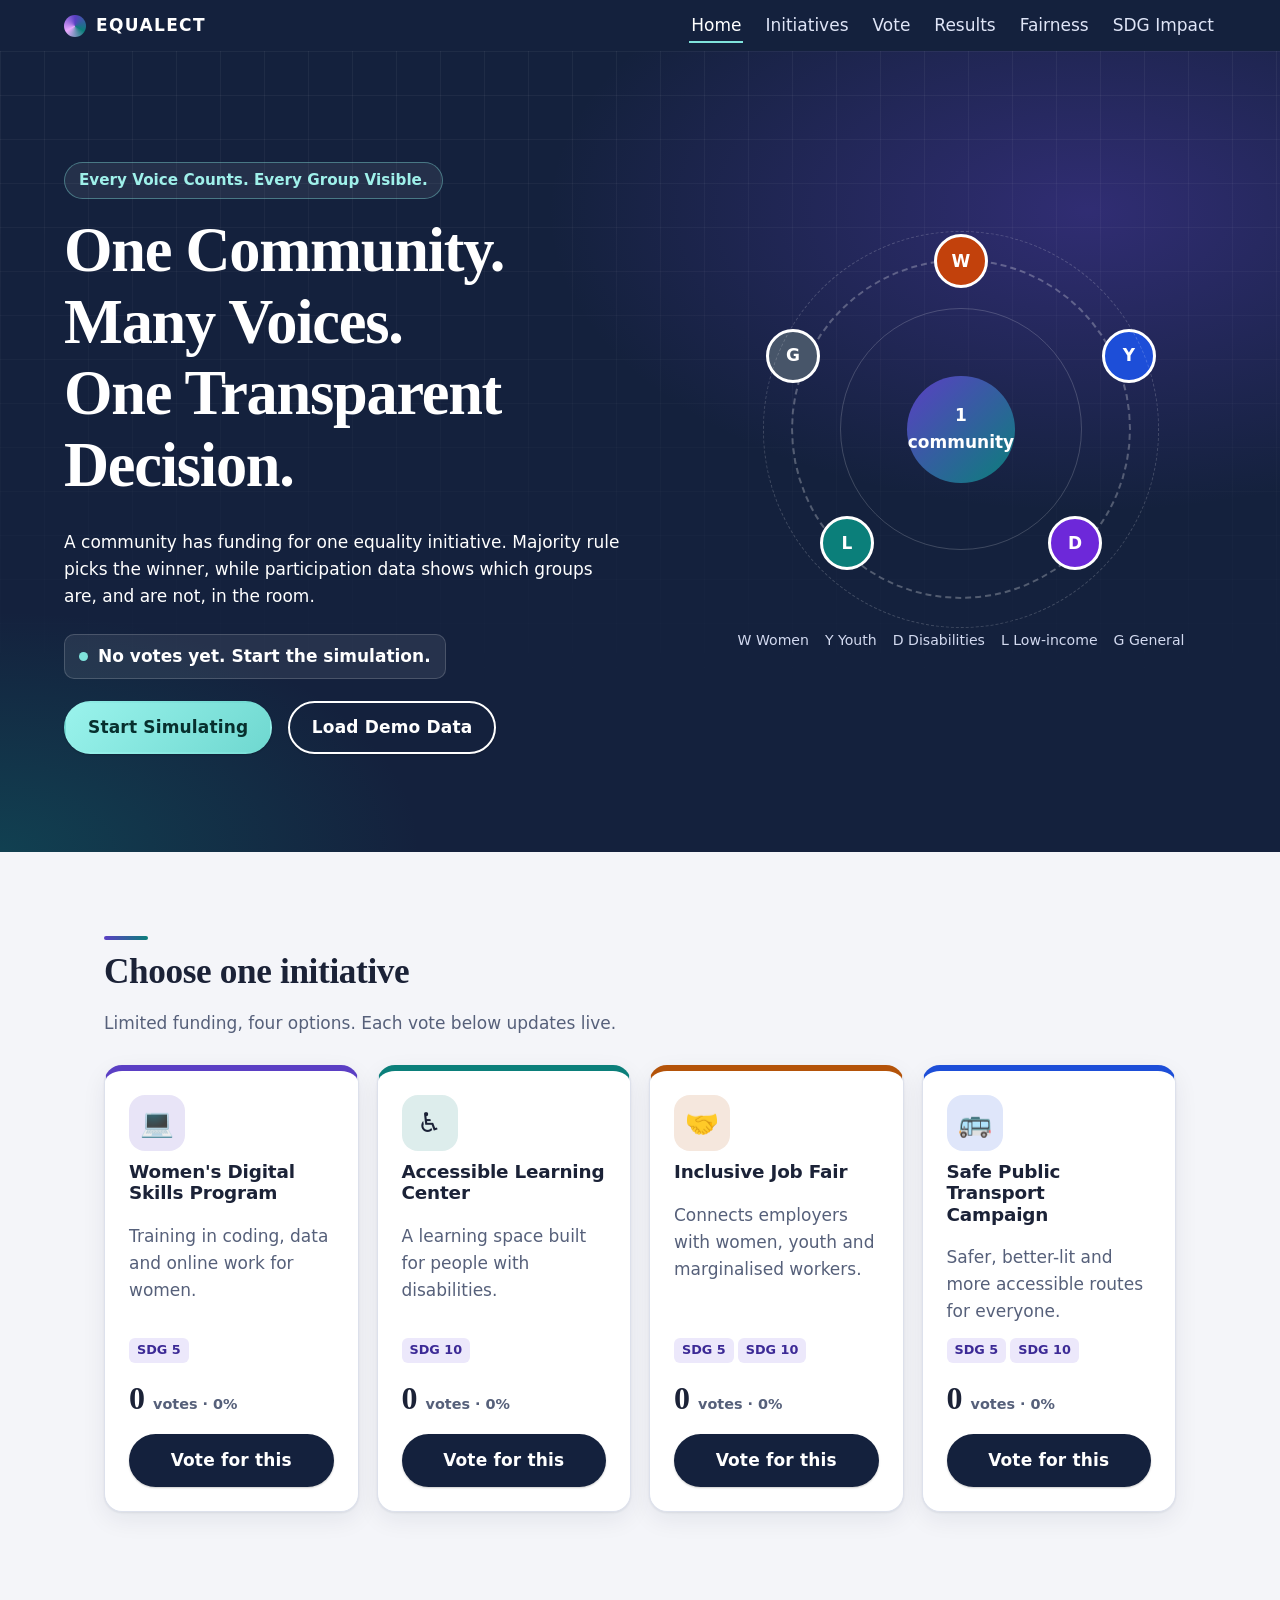
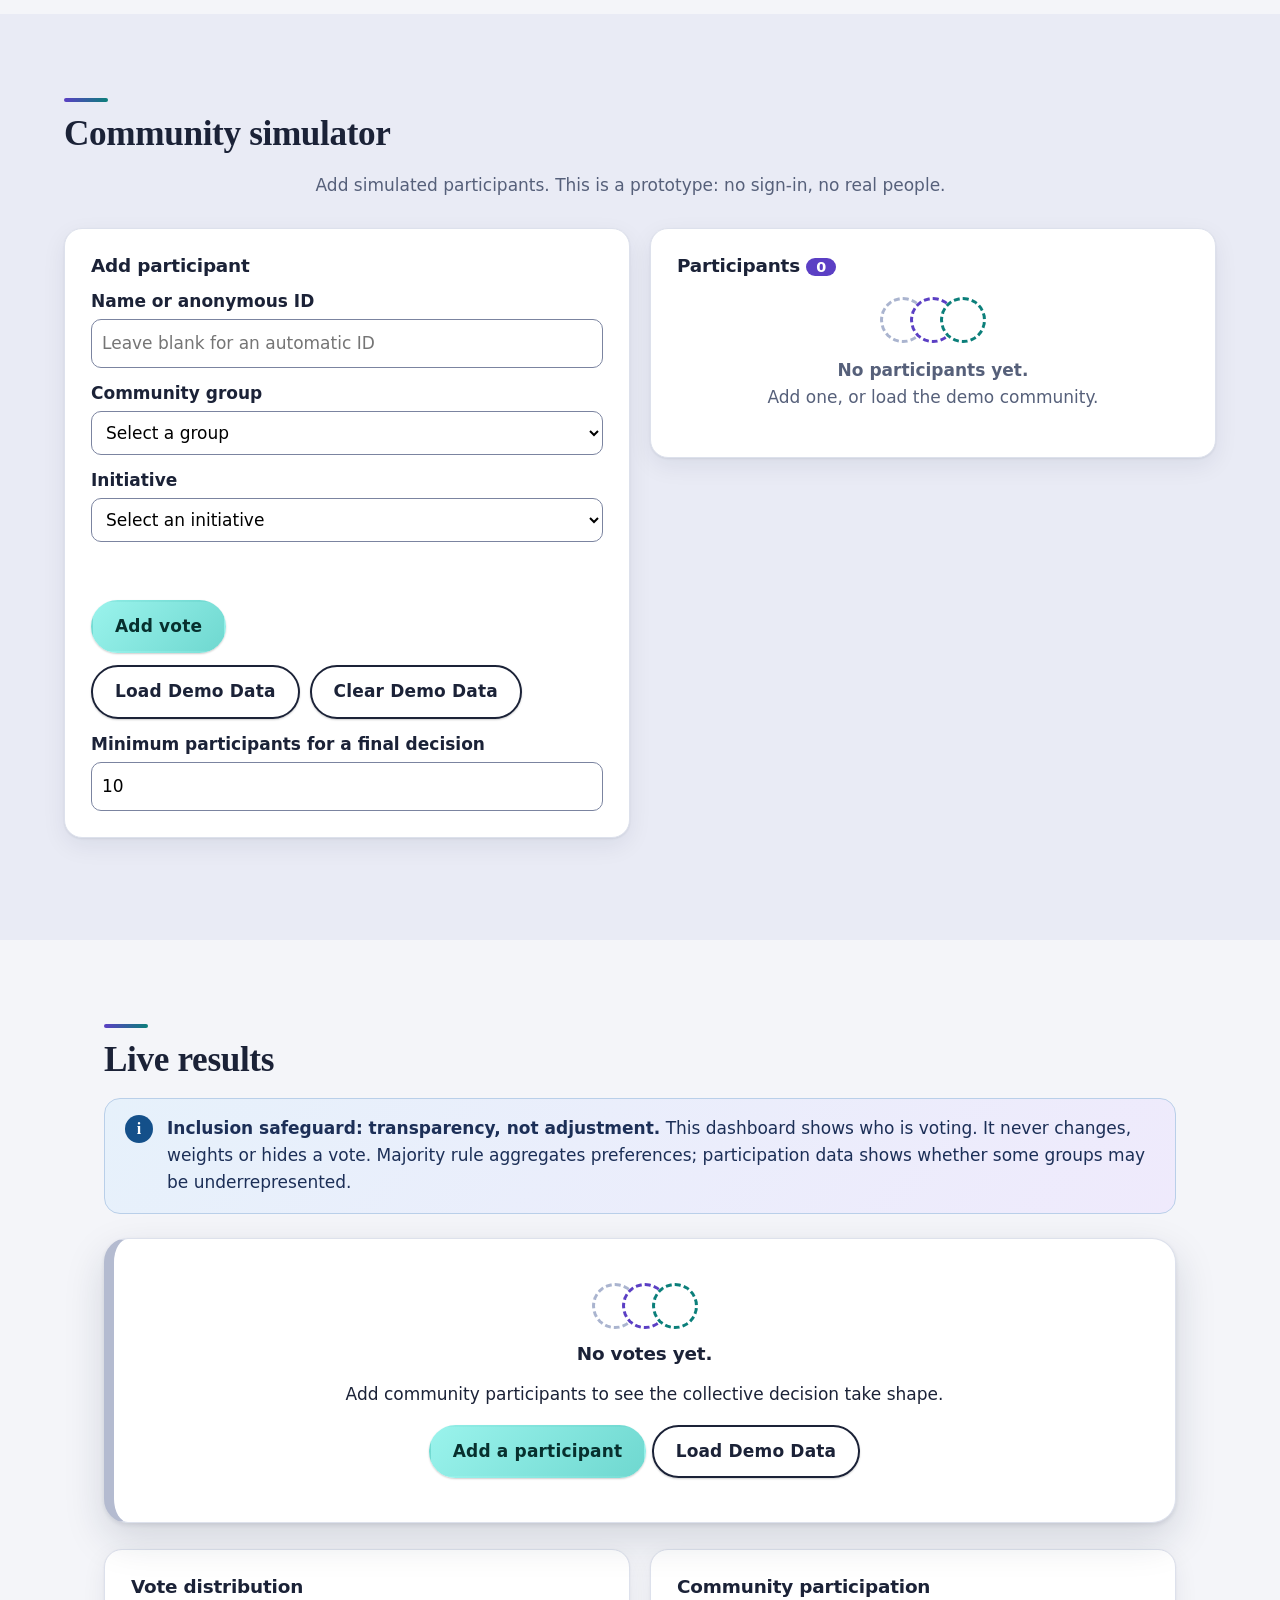
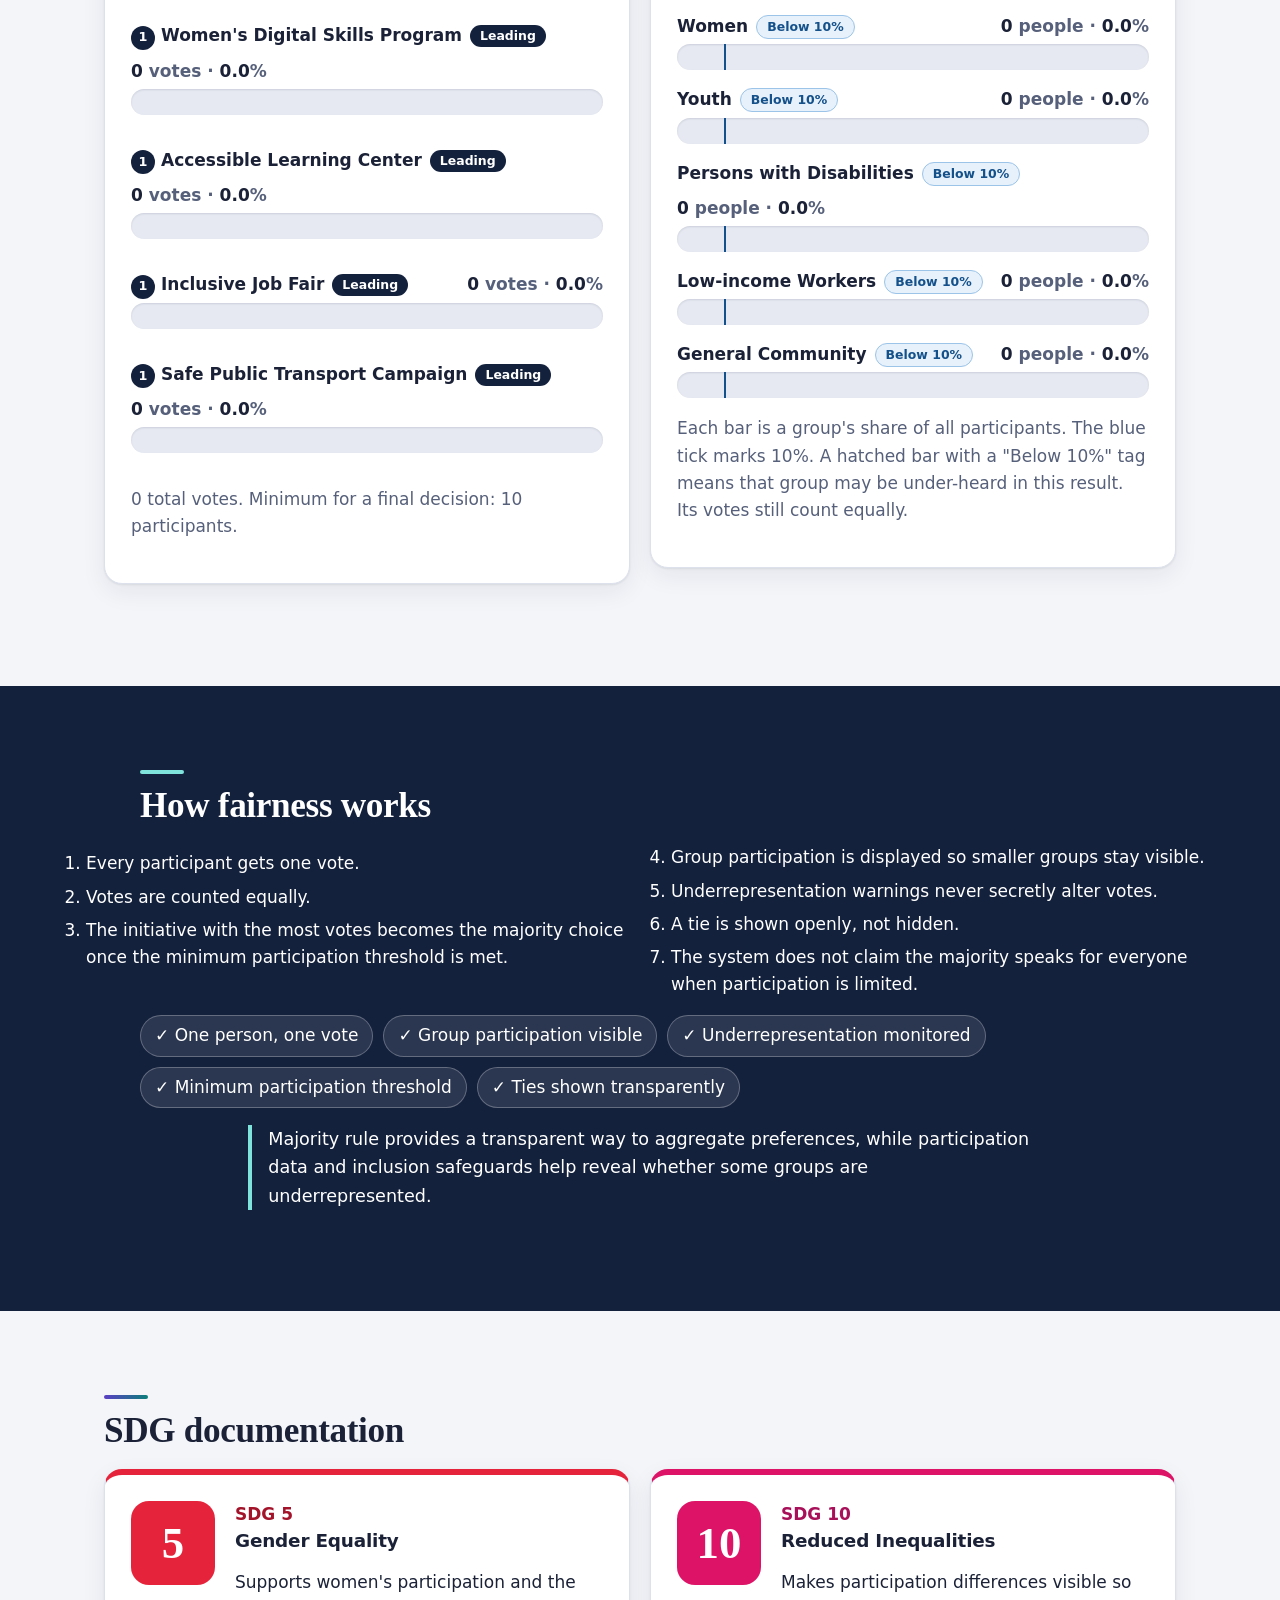
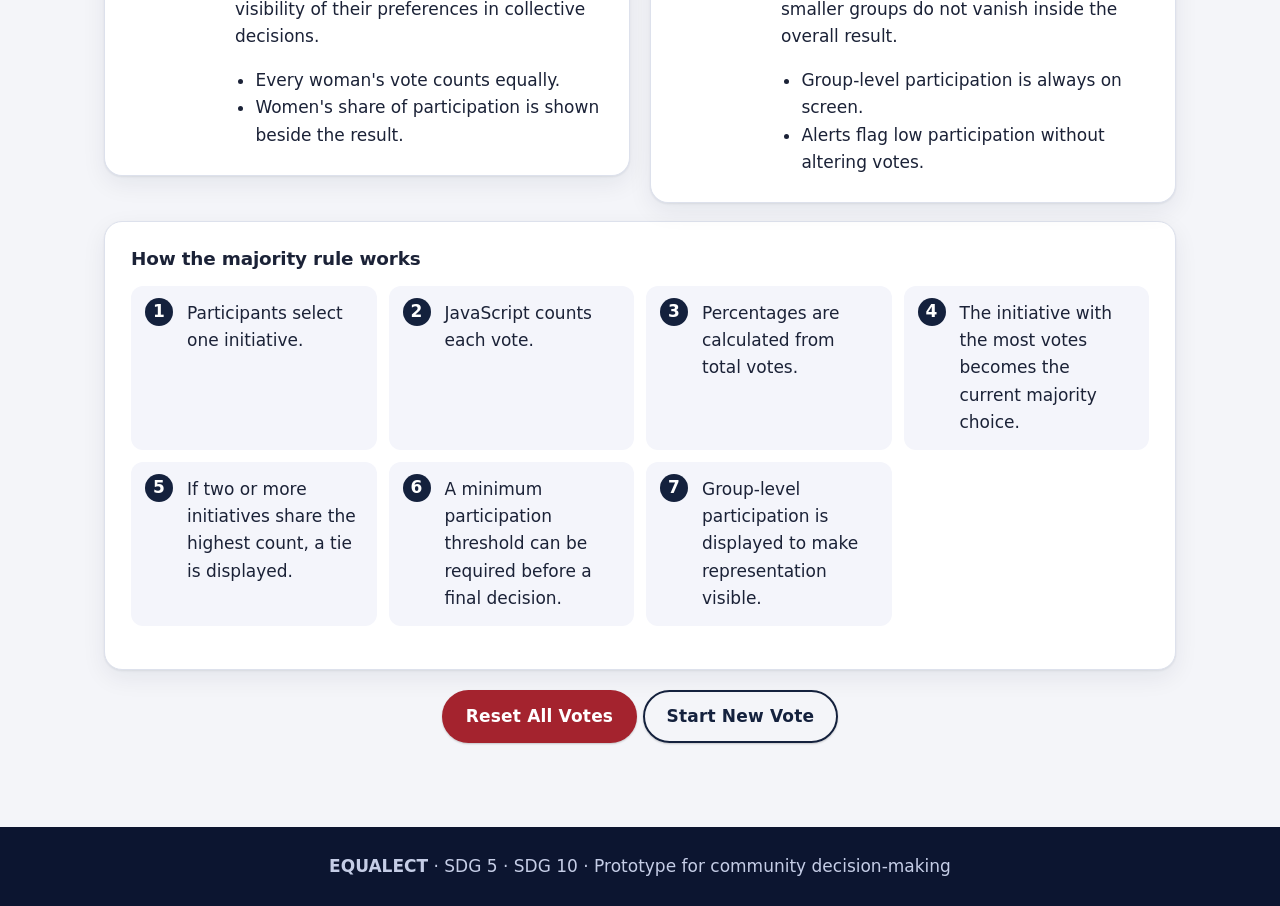
<file: cluade/v2/index.html>
<!DOCTYPE html>
<html lang="en">
<head>
<meta charset="utf-8">
<meta name="viewport" content="width=device-width, initial-scale=1">
<title>EQUALECT — Every Voice Counts. Every Group Visible.</title>
<link rel="stylesheet" href="style.css">
</head>
<body>
<a class="skip" href="#main">Skip to content</a>
<header class="nav">
  <a class="logo" href="#home" aria-label="EQUALECT home"><span class="mark" aria-hidden="true"></span>EQUALECT</a>
  <button class="burger" id="burger" aria-expanded="false" aria-controls="menu" aria-label="Toggle menu">Menu</button>
  <nav id="menu" aria-label="Main">
    <a href="#home">Home</a><a href="#initiatives">Initiatives</a><a href="#vote">Vote</a><a href="#results">Results</a><a href="#fairness">Fairness</a><a href="#sdg">SDG Impact</a>
  </nav>
</header>

<main id="main">
<section id="home" class="hero">
  <div class="hero-text">
    <p class="tag">Every Voice Counts. Every Group Visible.</p>
    <h1>One Community.<br>Many Voices.<br>One Transparent Decision.</h1>
    <p>A community has funding for one equality initiative. Majority rule picks the winner, while participation data shows which groups are, and are not, in the room.</p>
    <p class="live" id="heroLive"></p><br><a class="btn primary" href="#vote">Start Simulating</a>
    <button class="btn ghost" data-act="demo">Load Demo Data</button>
  </div>
  <div class="visual"><div class="orbit" aria-hidden="true">
    <div class="core">1 community</div>
    <span class="dot d1">W</span><span class="dot d2">Y</span><span class="dot d3">D</span><span class="dot d4">L</span><span class="dot d5">G</span>
  </div>
  <ul class="legend"><li>W Women</li><li>Y Youth</li><li>D Disabilities</li><li>L Low-income</li><li>G General</li></ul></div>
</section>

<section id="initiatives" class="sec">
  <h2>Choose one initiative</h2>
  <p class="lead">Limited funding, four options. Each vote below updates live.</p>
  <div class="grid" id="initiativeGrid"></div>
</section>

<section id="vote" class="sec alt">
  <h2>Community simulator</h2>
  <p class="lead">Add simulated participants. This is a prototype: no sign-in, no real people.</p>
  <div class="two">
    <form id="voteForm" class="card" novalidate>
      <h3>Add participant</h3>
      <label for="pName">Name or anonymous ID</label>
      <input id="pName" autocomplete="off" placeholder="Leave blank for an automatic ID">
      <label for="pGroup">Community group</label>
      <select id="pGroup" aria-describedby="formMsg"></select>
      <label for="pInit">Initiative</label>
      <select id="pInit" aria-describedby="formMsg"></select>
      <p id="formMsg" class="err" role="alert"></p>
      <button class="btn primary" type="submit">Add vote</button>
      <div class="row">
        <button type="button" class="btn ghost" data-act="demo">Load Demo Data</button>
        <button type="button" class="btn ghost" data-act="cleardemo">Clear Demo Data</button>
      </div>
      <label for="minP">Minimum participants for a final decision</label>
      <input id="minP" type="number" min="1" max="100" value="10">
    </form>
    <div class="card">
      <h3>Participants <span id="pCount" class="count">0</span></h3>
      <ul id="pList" class="plist"></ul>
    </div>
  </div>
</section>

<section id="results" class="sec">
  <h2>Live results</h2>
  <aside class="safeguard" aria-label="Inclusion safeguard"><span class="ni" aria-hidden="true">i</span><p><b>Inclusion safeguard: transparency, not adjustment.</b> This dashboard shows who is voting. It never changes, weights or hides a vote. Majority rule aggregates preferences; participation data shows whether some groups may be underrepresented.</p></aside>
  <p id="srStatus" class="sr" role="status"></p>
  <div id="decision" class="decision idle"></div>
  <div class="two">
    <div class="card"><h3>Vote distribution</h3><div id="bars"></div><p id="total" class="muted"></p></div>
    <div class="card">
      <h3>Community participation</h3>
      <div id="groupBars"></div>
      <div id="alerts"></div>
      <p class="muted">Each bar is a group's share of all participants. The blue tick marks 10%. A hatched bar with a "Below 10%" tag means that group may be under-heard in this result. Its votes still count equally.</p>
    </div>
  </div>
</section>

<section id="fairness" class="sec dark">
  <h2>How fairness works</h2>
  <ol class="rules">
    <li>Every participant gets one vote.</li>
    <li>Votes are counted equally.</li>
    <li>The initiative with the most votes becomes the majority choice once the minimum participation threshold is met.</li>
    <li>Group participation is displayed so smaller groups stay visible.</li>
    <li>Underrepresentation warnings never secretly alter votes.</li>
    <li>A tie is shown openly, not hidden.</li>
    <li>The system does not claim the majority speaks for everyone when participation is limited.</li>
  </ol>
  <ul class="checks"><li>✓ One person, one vote</li><li>✓ Group participation visible</li><li>✓ Underrepresentation monitored</li><li>✓ Minimum participation threshold</li><li>✓ Ties shown transparently</li></ul>
  <p class="quote">Majority rule provides a transparent way to aggregate preferences, while participation data and inclusion safeguards help reveal whether some groups are underrepresented.</p>
</section>

<section id="sdg" class="sec">
  <h2>SDG documentation</h2>
  <div class="two">
    <article class="card sdg s5"><div class="num" aria-hidden="true">5</div><div><span class="goal">SDG 5</span><h3>Gender Equality</h3><p>Supports women's participation and the visibility of their preferences in collective decisions.</p><ul><li>Every woman's vote counts equally.</li><li>Women's share of participation is shown beside the result.</li></ul></div></article>
    <article class="card sdg s10"><div class="num" aria-hidden="true">10</div><div><span class="goal">SDG 10</span><h3>Reduced Inequalities</h3><p>Makes participation differences visible so smaller groups do not vanish inside the overall result.</p><ul><li>Group-level participation is always on screen.</li><li>Alerts flag low participation without altering votes.</li></ul></div></article>
  </div>
  <div class="card"><h3>How the majority rule works</h3>
    <ol class="steps"><li>Participants select one initiative.</li><li>JavaScript counts each vote.</li><li>Percentages are calculated from total votes.</li><li>The initiative with the most votes becomes the current majority choice.</li><li>If two or more initiatives share the highest count, a tie is displayed.</li><li>A minimum participation threshold can be required before a final decision.</li><li>Group-level participation is displayed to make representation visible.</li></ol>
  </div>
  <div class="center"><button class="btn danger" id="resetBtn">Reset All Votes</button> <button class="btn ghost" id="newBtn">Start New Vote</button></div>
</section>
</main>

<footer><b>EQUALECT</b> · SDG 5 · SDG 10 · Prototype for community decision-making</footer>

<div id="modal" class="modal" hidden>
  <div class="box" role="dialog" aria-modal="true" aria-labelledby="mTitle">
    <h3 id="mTitle">Reset all simulated participants and votes?</h3>
    <p>This clears every participant and stored data. It cannot be undone.</p>
    <div class="row"><button class="btn ghost" id="mCancel">Cancel</button><button class="btn danger" id="mOk">Reset</button></div>
  </div>
</div>
<div id="toasts" class="toasts" role="status" aria-live="polite"></div>
<script src="script.js"></script>
</body>
</html>
</file>
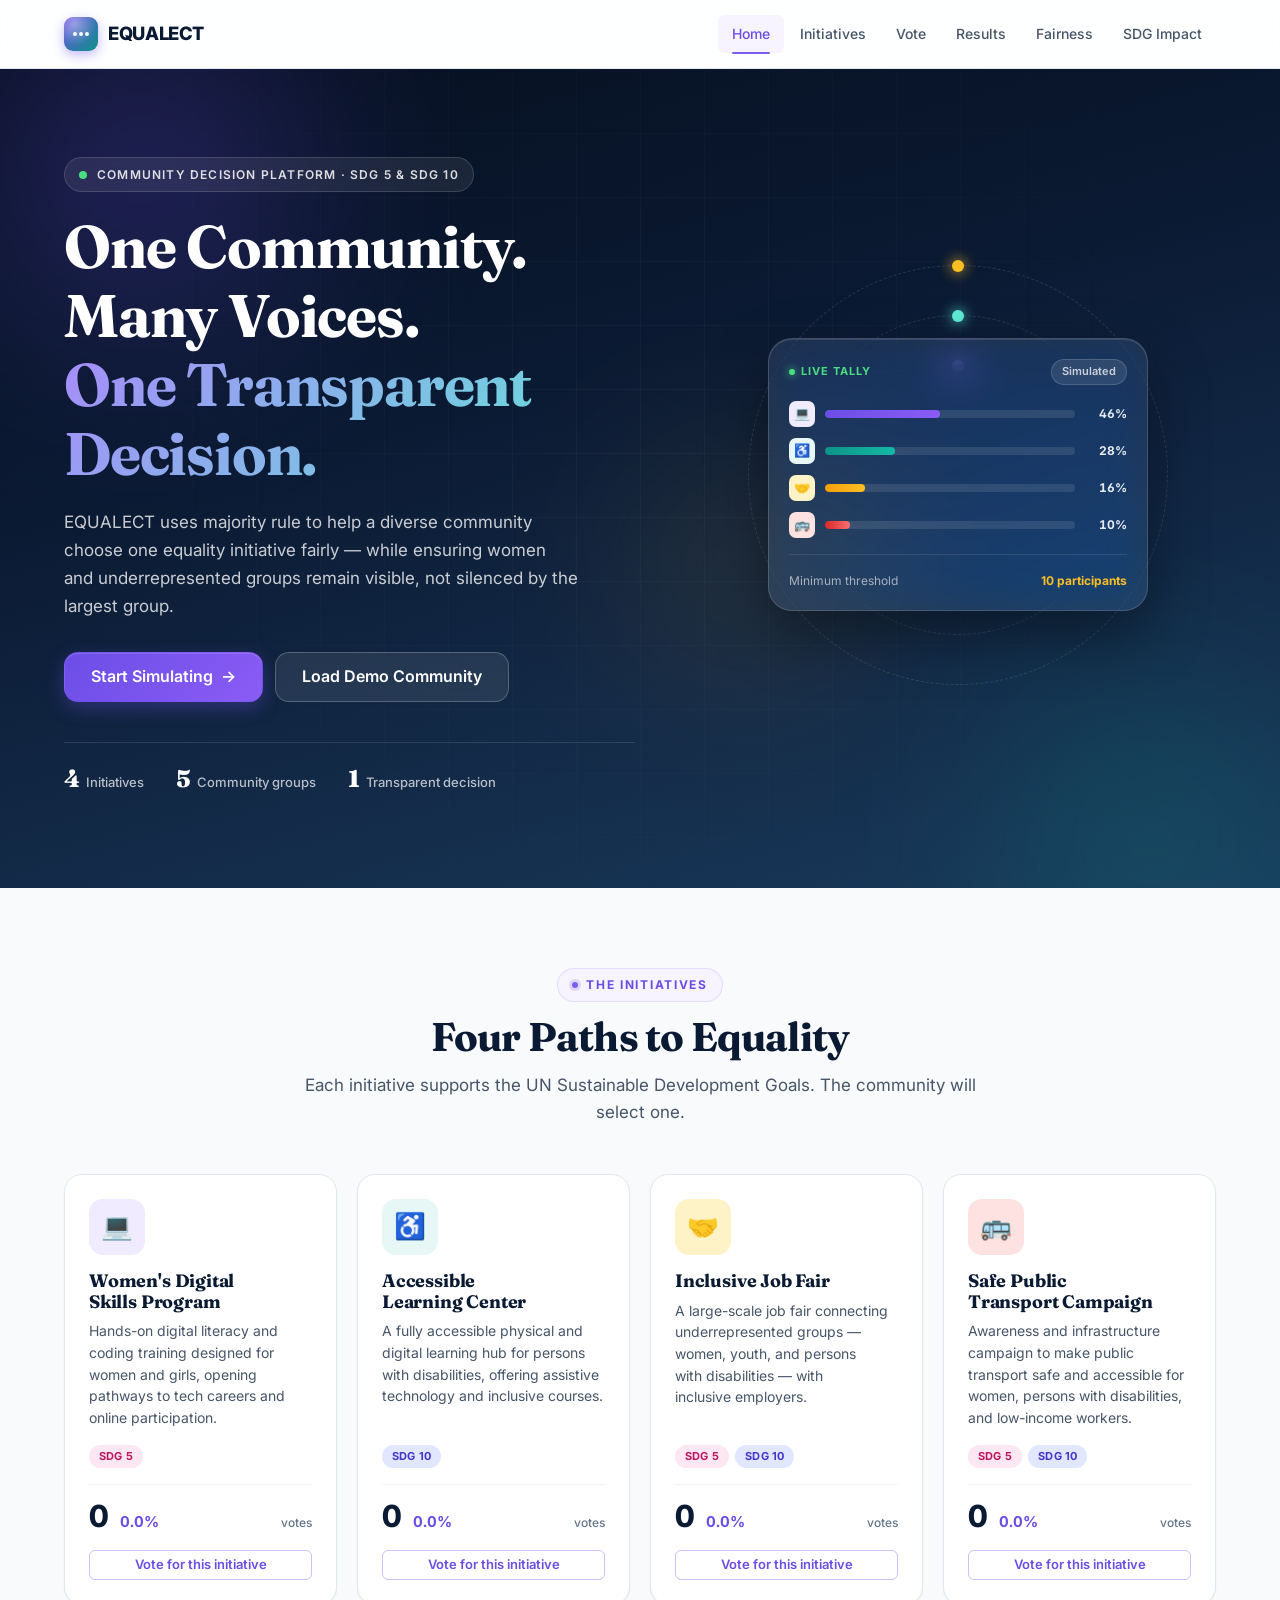
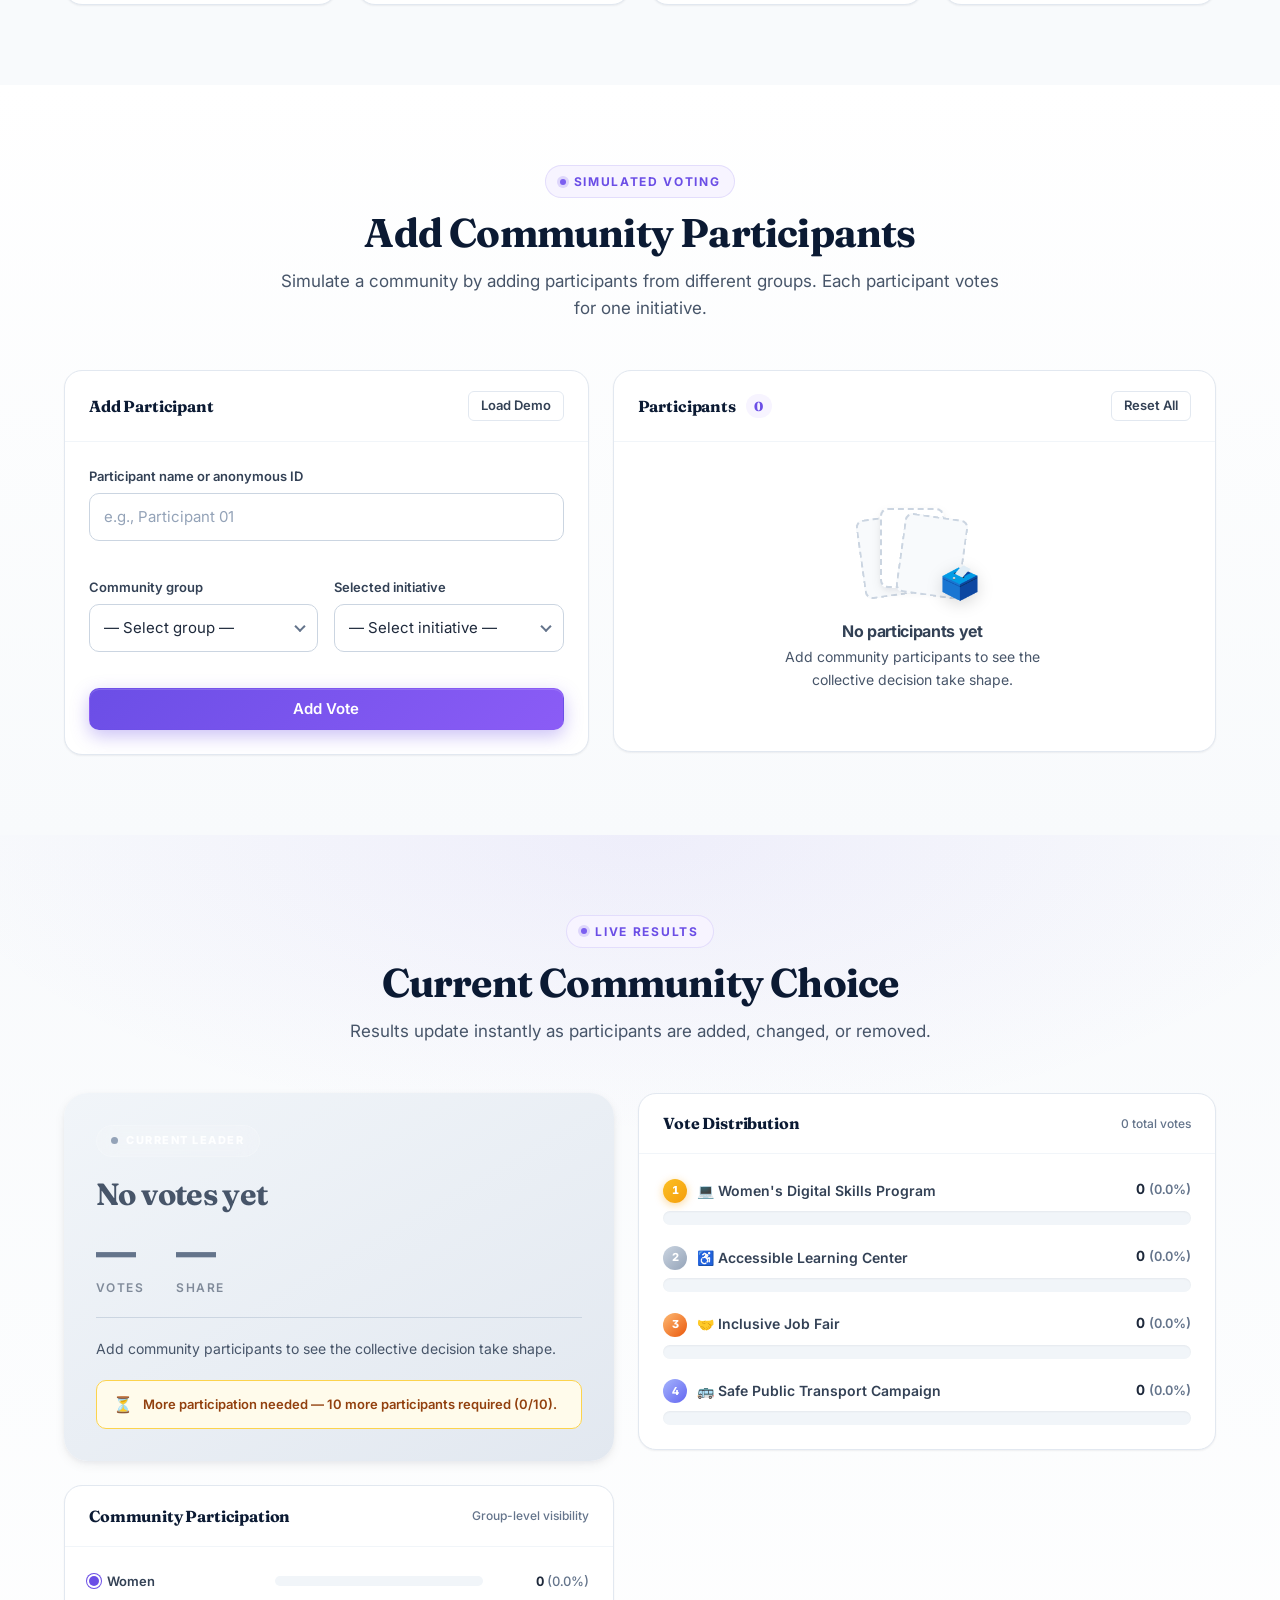
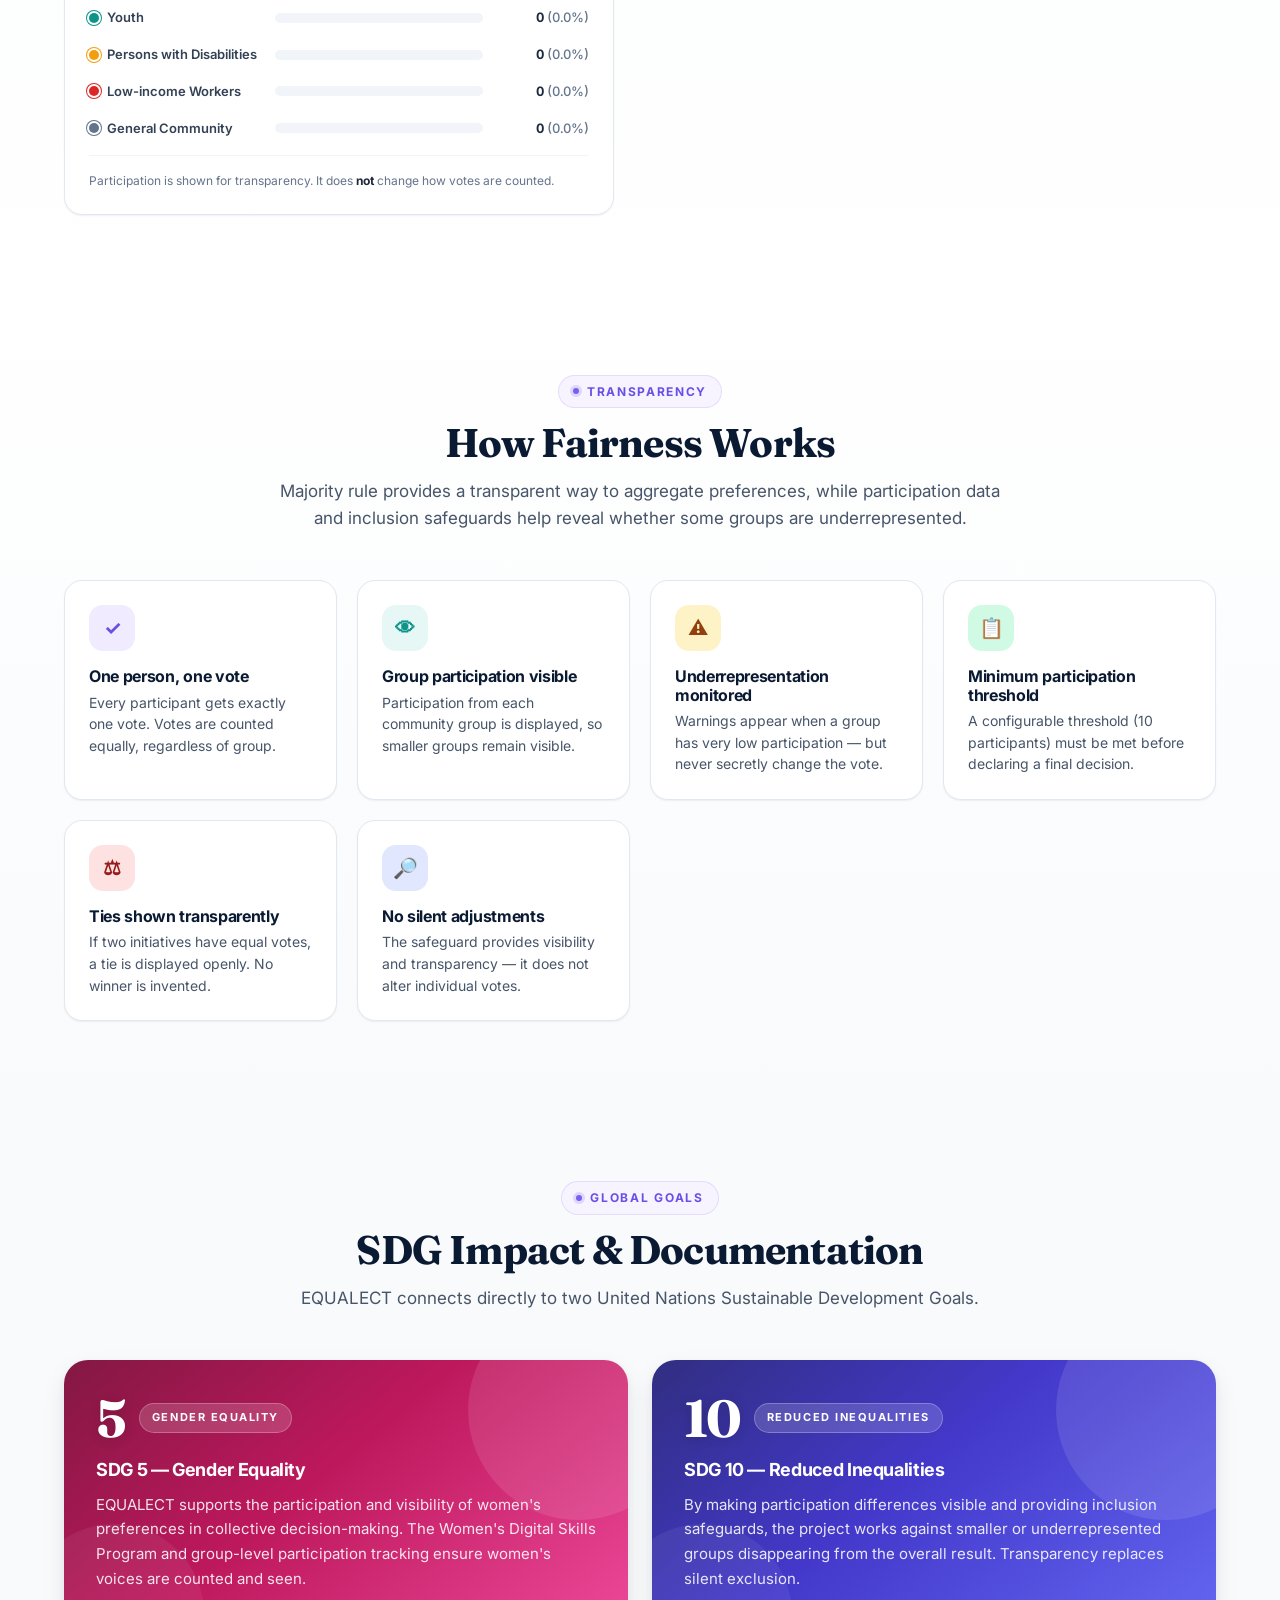
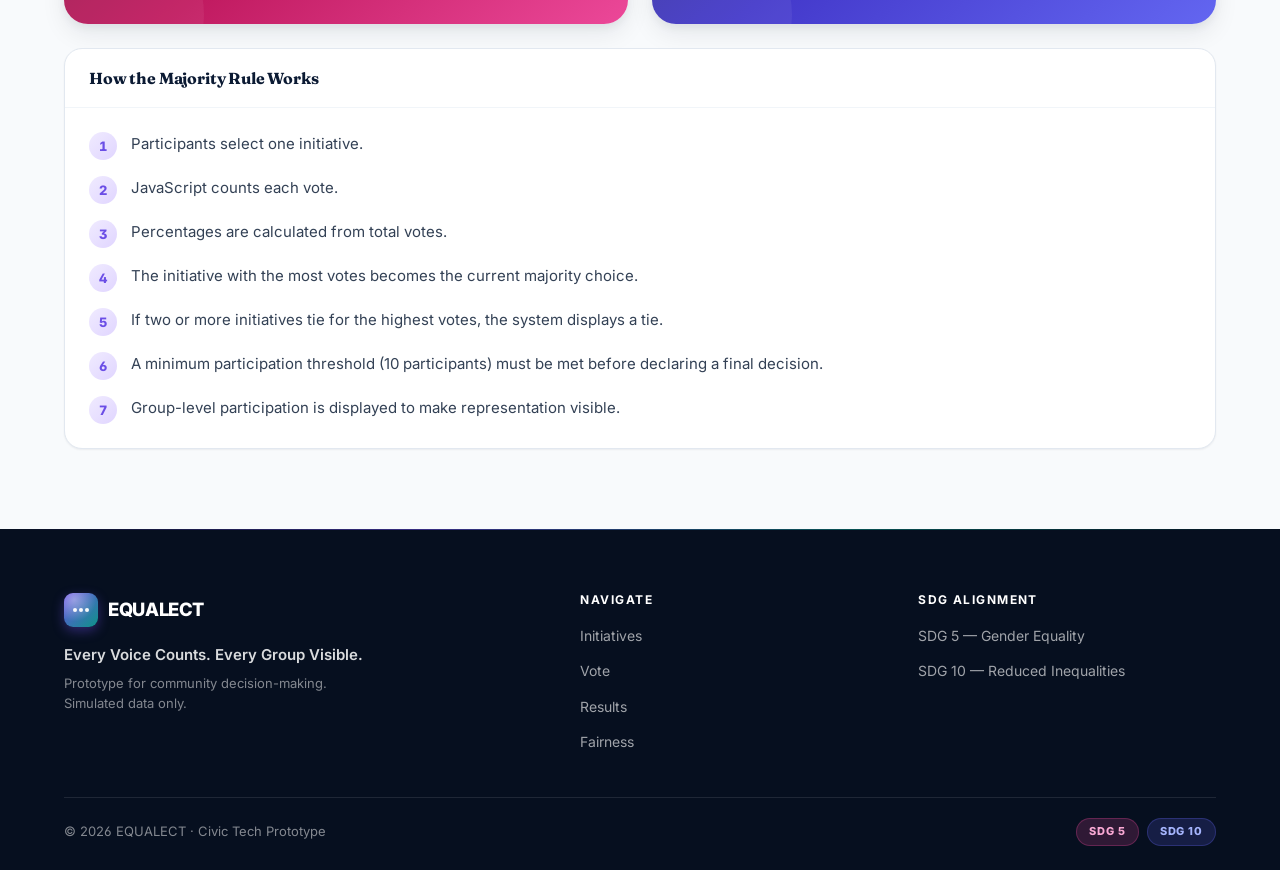
<file: deepseek/1.html>
<!DOCTYPE html>
<html lang="en">
<head>
<meta charset="UTF-8" />
<meta name="viewport" content="width=device-width, initial-scale=1.0" />
<meta name="theme-color" content="#0b1a33" />
<title>EQUALECT — Every Voice Counts. Every Group Visible.</title>
<link rel="preconnect" href="https://fonts.googleapis.com" />
<link rel="preconnect" href="https://fonts.gstatic.com" crossorigin />
<link href="https://fonts.googleapis.com/css2?family=Inter:wght@400;500;600;700;800;900&family=Fraunces:opsz,wght@9..144,600;9..144,700&display=swap" rel="stylesheet" />
<style>
/* ============================================================
   EQUALECT — Complete single-file civic-tech voting prototype
   ============================================================ */

/* ---------- RESET ---------- */
*,*::before,*::after{box-sizing:border-box;}
*{margin:0;padding:0;}
html{scroll-behavior:smooth;-webkit-text-size-adjust:100%;scroll-padding-top:80px;}
img,svg{display:block;max-width:100%;}
button,input,select,textarea{font:inherit;color:inherit;}
button{background:none;border:none;cursor:pointer;}
ul,ol{list-style:none;}
a{color:inherit;text-decoration:none;}

/* ---------- TOKENS ---------- */
:root{
  --navy-900:#060f1f;--navy-800:#0b1a33;--navy-700:#142b4a;--navy-600:#1d3a63;
  --purple-600:#6b4ee6;--purple-500:#7c5ff0;--purple-400:#a78bfa;
  --purple-100:#f0ebff;--purple-50:#f7f4ff;
  --teal-700:#0d7d72;--teal-600:#0d9488;--teal-500:#14b8a6;--teal-100:#e6f7f5;
  --amber-700:#92400e;--amber-600:#b45309;--amber-500:#f59e0b;--amber-400:#fbbf24;
  --amber-100:#fef3c7;--amber-50:#fffbeb;
  --rose-700:#9f1239;--rose-600:#e11d48;--rose-500:#f43f5e;--rose-100:#ffe4e6;
  --red-600:#dc2626;--red-500:#ef4444;--red-100:#fee2e2;
  --green-600:#059669;--green-500:#10b981;--green-100:#d1fae5;
  --indigo-600:#4338ca;--indigo-500:#6366f1;--indigo-100:#e0e7ff;
  --n-0:#ffffff;--n-25:#fcfdff;--n-50:#f8fafc;--n-100:#f1f5f9;
  --n-200:#e2e8f0;--n-300:#cbd5e1;--n-400:#94a3b8;--n-500:#64748b;
  --n-600:#475569;--n-700:#334155;--n-800:#1e293b;--n-900:#0f172a;
  --bg:var(--n-50);--surface:var(--n-0);--border:var(--n-200);--border-2:var(--n-300);
  --text:var(--n-800);--text-mute:var(--n-600);--text-soft:var(--n-500);
  --s-1:4px;--s-2:8px;--s-3:12px;--s-4:16px;--s-5:20px;--s-6:24px;
  --s-7:32px;--s-8:40px;--s-9:48px;--s-10:64px;--s-11:80px;
  --r-xs:6px;--r-sm:10px;--r-md:14px;--r-lg:18px;--r-xl:24px;--r-2xl:32px;--r-full:999px;
  --sh-1:0 1px 2px rgba(15,23,42,.06);
  --sh-2:0 4px 12px rgba(15,23,42,.06),0 2px 4px rgba(15,23,42,.04);
  --sh-3:0 10px 24px rgba(15,23,42,.08),0 4px 8px rgba(15,23,42,.05);
  --sh-4:0 20px 48px rgba(15,23,42,.12),0 8px 16px rgba(15,23,42,.06);
  --sh-purple:0 12px 32px rgba(107,78,230,.35);
  --ease:cubic-bezier(.22,1,.36,1);
  --t-fast:160ms var(--ease);--t-med:260ms var(--ease);--t-slow:420ms var(--ease);
  --font-sans:'Inter',-apple-system,BlinkMacSystemFont,'Segoe UI',Roboto,Helvetica,Arial,sans-serif;
  --font-display:'Fraunces','Inter',Georgia,serif;
  --container:1200px;--nav-h:68px;
}

/* ---------- BASE ---------- */
body{
  font-family:var(--font-sans);background:var(--bg);color:var(--text);
  line-height:1.6;font-feature-settings:'ss01','cv02','cv03','cv04';
  -webkit-font-smoothing:antialiased;-moz-osx-font-smoothing:grayscale;overflow-x:hidden;
}
h1,h2,h3,h4{
  font-family:var(--font-display);font-weight:700;line-height:1.15;
  color:var(--navy-800);text-wrap:balance;letter-spacing:-.02em;
}
h1{font-size:clamp(2.25rem,5.2vw,3.75rem);}
h2{font-size:clamp(1.75rem,3.4vw,2.5rem);}
h3{font-size:clamp(1.15rem,1.6vw,1.4rem);}
h4{font-size:1.05rem;}
p{color:var(--text-mute);text-wrap:pretty;}
::selection{background:var(--purple-400);color:#fff;}
:focus{outline:none;}
:focus-visible{outline:3px solid var(--purple-500);outline-offset:2px;border-radius:6px;}

/* ---------- CONTAINER & SECTIONS ---------- */
.container{max-width:var(--container);margin:0 auto;padding:0 var(--s-6);}
.section{padding:var(--s-11) 0;position:relative;}
.section-alt{background:linear-gradient(180deg,var(--n-0) 0%,var(--n-50) 100%);}
.section-header{text-align:center;max-width:720px;margin:0 auto var(--s-9);}
.section-header p{font-size:1.0625rem;margin-top:var(--s-3);}
.section-label{
  display:inline-flex;align-items:center;gap:var(--s-2);
  font-size:.75rem;font-weight:700;letter-spacing:.14em;text-transform:uppercase;
  color:var(--purple-600);margin-bottom:var(--s-3);
  padding:6px 14px;background:var(--purple-50);border-radius:var(--r-full);
  border:1px solid rgba(107,78,230,.14);
}
.section-label::before{
  content:'';width:6px;height:6px;border-radius:50%;
  background:var(--purple-500);box-shadow:0 0 0 3px rgba(107,78,230,.18);
}

/* ---------- REVEAL ON SCROLL ---------- */
.reveal{opacity:0;transform:translateY(20px);transition:opacity .6s var(--ease),transform .6s var(--ease);}
.reveal.is-visible{opacity:1;transform:translateY(0);}
.reveal-stagger > *{opacity:0;transform:translateY(16px);transition:opacity .5s var(--ease),transform .5s var(--ease);}
.reveal-stagger.is-visible > *{opacity:1;transform:translateY(0);}
.reveal-stagger.is-visible > *:nth-child(1){transition-delay:.02s;}
.reveal-stagger.is-visible > *:nth-child(2){transition-delay:.08s;}
.reveal-stagger.is-visible > *:nth-child(3){transition-delay:.14s;}
.reveal-stagger.is-visible > *:nth-child(4){transition-delay:.20s;}
.reveal-stagger.is-visible > *:nth-child(5){transition-delay:.26s;}
.reveal-stagger.is-visible > *:nth-child(6){transition-delay:.32s;}

/* ---------- BUTTONS ---------- */
.btn{
  position:relative;display:inline-flex;align-items:center;justify-content:center;
  gap:var(--s-2);padding:11px 20px;font-size:.9375rem;font-weight:600;
  font-family:var(--font-sans);border-radius:var(--r-sm);cursor:pointer;
  transition:transform var(--t-fast),box-shadow var(--t-med),background var(--t-med),color var(--t-med),border-color var(--t-med);
  white-space:nowrap;user-select:none;overflow:hidden;line-height:1.2;
  border:1.5px solid transparent;
}
.btn::after{
  content:'';position:absolute;inset:0;border-radius:inherit;
  background:radial-gradient(circle at var(--x,50%) var(--y,50%),rgba(255,255,255,.35) 0%,transparent 60%);
  opacity:0;transition:opacity .5s;pointer-events:none;
}
.btn:active::after{opacity:1;transition:opacity 0s;}
.btn:focus-visible{outline:3px solid var(--purple-500);outline-offset:2px;}
.btn-lg{padding:14px 26px;font-size:1rem;border-radius:var(--r-md);}
.btn-sm{padding:6px 12px;font-size:.8125rem;border-radius:var(--r-xs);}
.btn-block{width:100%;}
.btn-arrow{display:inline-block;transition:transform var(--t-med);}
.btn-primary:hover .btn-arrow{transform:translateX(3px);}

.btn-primary{
  background:linear-gradient(135deg,var(--purple-600) 0%,#8b5cf6 100%);
  color:#fff;box-shadow:0 6px 18px rgba(107,78,230,.35),inset 0 1px 0 rgba(255,255,255,.15);
}
.btn-primary:hover{transform:translateY(-2px);box-shadow:0 10px 26px rgba(107,78,230,.45),inset 0 1px 0 rgba(255,255,255,.15);}
.btn-primary:active{transform:translateY(0);}

.btn-secondary{background:var(--navy-800);color:#fff;box-shadow:0 6px 18px rgba(11,26,51,.25);}
.btn-secondary:hover{transform:translateY(-2px);background:var(--navy-700);}

.btn-outline{background:transparent;color:var(--purple-600);border-color:rgba(107,78,230,.35);}
.btn-outline:hover{background:var(--purple-50);border-color:var(--purple-500);transform:translateY(-1px);}

.btn-ghost{background:var(--n-0);color:var(--n-700);border-color:var(--border);}
.btn-ghost:hover{background:var(--n-50);border-color:var(--border-2);color:var(--navy-800);}

.btn-glass{
  background:rgba(255,255,255,.09);color:#fff;border-color:rgba(255,255,255,.22);
  backdrop-filter:blur(10px);-webkit-backdrop-filter:blur(10px);
}
.btn-glass:hover{background:rgba(255,255,255,.16);border-color:rgba(255,255,255,.35);transform:translateY(-2px);}

.btn-danger{background:var(--red-600);color:#fff;}
.btn-danger:hover{background:#b91c1c;transform:translateY(-1px);}

/* ---------- NAVBAR ---------- */
.navbar{
  position:sticky;top:0;z-index:100;
  background:rgba(255,255,255,.85);
  backdrop-filter:blur(16px) saturate(180%);
  -webkit-backdrop-filter:blur(16px) saturate(180%);
  border-bottom:1px solid var(--border);
  transition:box-shadow var(--t-med),background var(--t-med);
}
.navbar.scrolled{box-shadow:var(--sh-2);background:rgba(255,255,255,.95);}
.nav-inner{display:flex;align-items:center;justify-content:space-between;height:var(--nav-h);}
.logo{display:flex;align-items:center;gap:10px;font-weight:800;font-size:1.15rem;color:var(--navy-800);letter-spacing:-.02em;}
.logo-mark{
  width:34px;height:34px;border-radius:9px;
  background:linear-gradient(135deg,var(--purple-600) 0%,var(--teal-600) 100%);
  display:flex;align-items:center;justify-content:center;gap:2px;
  box-shadow:0 4px 12px rgba(107,78,230,.4);position:relative;overflow:hidden;
}
.logo-mark::after{
  content:'';position:absolute;inset:0;
  background:radial-gradient(circle at 30% 20%,rgba(255,255,255,.4) 0%,transparent 60%);
}
.logo-dot{width:4px;height:4px;border-radius:50%;background:#fff;opacity:.95;}
.logo-text{font-family:var(--font-sans);}
.nav-links{display:flex;gap:2px;}
.nav-links a{
  display:block;padding:8px 14px;font-size:.875rem;font-weight:500;color:var(--text-mute);
  border-radius:var(--r-xs);transition:all var(--t-fast);position:relative;
}
.nav-links a:hover,.nav-links a:focus-visible{color:var(--purple-600);background:var(--purple-50);}
.nav-links a.active{color:var(--purple-600);background:var(--purple-50);}
.nav-links a.active::after{
  content:'';position:absolute;left:14px;right:14px;bottom:-1px;height:2px;
  background:var(--purple-500);border-radius:2px;
}
.nav-toggle{display:none;padding:8px;border-radius:var(--r-xs);}
.nav-toggle-bar{display:block;width:22px;height:2px;background:var(--navy-800);border-radius:2px;margin:4px 0;transition:all var(--t-med);}
.nav-toggle[aria-expanded="true"] .nav-toggle-bar:nth-child(1){transform:translateY(6px) rotate(45deg);}
.nav-toggle[aria-expanded="true"] .nav-toggle-bar:nth-child(2){opacity:0;}
.nav-toggle[aria-expanded="true"] .nav-toggle-bar:nth-child(3){transform:translateY(-6px) rotate(-45deg);}

@media(max-width:880px){
  .nav-toggle{display:block;}
  .nav-links{
    display:none;position:absolute;top:var(--nav-h);left:0;right:0;
    background:#fff;flex-direction:column;padding:12px;gap:2px;
    border-bottom:1px solid var(--border);box-shadow:var(--sh-3);
  }
  .nav-links.open{display:flex;}
  .nav-links a{padding:12px 14px;}
  .nav-links a.active::after{display:none;}
}

/* ---------- HERO ---------- */
.hero{
  position:relative;background:linear-gradient(165deg,var(--navy-900) 0%,var(--navy-800) 40%,#1a3a5c 100%);
  color:#fff;padding:88px 0 96px;overflow:hidden;isolation:isolate;
}
.hero-bg{position:absolute;inset:0;pointer-events:none;z-index:0;}
.hero-orb{position:absolute;border-radius:50%;filter:blur(80px);opacity:.55;}
.hero-orb-1{width:520px;height:520px;top:-160px;left:-120px;background:radial-gradient(circle,rgba(107,78,230,.6) 0%,transparent 70%);}
.hero-orb-2{width:460px;height:460px;bottom:-180px;right:-100px;background:radial-gradient(circle,rgba(13,148,136,.5) 0%,transparent 70%);}
.hero-orb-3{width:340px;height:340px;top:40%;left:45%;background:radial-gradient(circle,rgba(245,158,11,.28) 0%,transparent 70%);}
.hero-grid-lines{
  position:absolute;inset:0;opacity:.06;
  background-image:linear-gradient(rgba(255,255,255,.6) 1px,transparent 1px),
                   linear-gradient(90deg,rgba(255,255,255,.6) 1px,transparent 1px);
  background-size:64px 64px;
  mask-image:radial-gradient(circle at 50% 40%,#000 0%,transparent 75%);
  -webkit-mask-image:radial-gradient(circle at 50% 40%,#000 0%,transparent 75%);
}
.hero-grid{position:relative;z-index:1;display:grid;grid-template-columns:1.05fr .95fr;gap:var(--s-10);align-items:center;}
.hero-eyebrow{
  display:inline-flex;align-items:center;gap:10px;
  padding:7px 14px;border-radius:var(--r-full);
  background:rgba(255,255,255,.08);border:1px solid rgba(255,255,255,.14);
  font-size:.75rem;font-weight:600;letter-spacing:.1em;text-transform:uppercase;
  color:rgba(255,255,255,.85);margin-bottom:var(--s-5);
  backdrop-filter:blur(8px);-webkit-backdrop-filter:blur(8px);
}
.pulse-dot{
  width:8px;height:8px;border-radius:50%;background:#4ade80;
  box-shadow:0 0 0 0 rgba(74,222,128,.6);animation:pulse 2.2s infinite;
}
@keyframes pulse{
  0%{box-shadow:0 0 0 0 rgba(74,222,128,.7);}
  70%{box-shadow:0 0 0 10px rgba(74,222,128,0);}
  100%{box-shadow:0 0 0 0 rgba(74,222,128,0);}
}
.hero-title{color:#fff;margin-bottom:var(--s-5);}
.hero-title-accent{
  background:linear-gradient(135deg,#a78bfa 0%,#5eead4 100%);
  -webkit-background-clip:text;-webkit-text-fill-color:transparent;background-clip:text;
  position:relative;display:inline-block;
}
.hero-lede{color:rgba(255,255,255,.78);font-size:1.0625rem;max-width:560px;margin-bottom:var(--s-7);line-height:1.65;}
.hero-actions{display:flex;gap:var(--s-3);flex-wrap:wrap;margin-bottom:var(--s-8);}
.hero-facts{display:flex;gap:var(--s-7);flex-wrap:wrap;padding-top:var(--s-6);border-top:1px solid rgba(255,255,255,.12);}
.hero-facts li{color:rgba(255,255,255,.7);font-size:.8125rem;font-weight:500;display:flex;align-items:baseline;gap:6px;}
.hero-fact-num{font-size:1.5rem;font-weight:800;color:#fff;font-family:var(--font-display);line-height:1;}

.hero-visual{position:relative;height:420px;display:flex;align-items:center;justify-content:center;}
.hero-preview{
  position:relative;z-index:2;width:100%;max-width:380px;
  background:rgba(255,255,255,.09);
  border:1px solid rgba(255,255,255,.15);
  border-radius:var(--r-xl);padding:var(--s-5);
  backdrop-filter:blur(20px) saturate(180%);-webkit-backdrop-filter:blur(20px) saturate(180%);
  box-shadow:0 24px 60px rgba(0,0,0,.4),inset 0 1px 0 rgba(255,255,255,.12);
  animation:floatY 6s ease-in-out infinite;
}
@keyframes floatY{0%,100%{transform:translateY(0);}50%{transform:translateY(-8px);}}
.hero-preview-header{display:flex;justify-content:space-between;align-items:center;margin-bottom:var(--s-4);}
.preview-live{display:inline-flex;align-items:center;gap:6px;font-size:.6875rem;font-weight:700;letter-spacing:.1em;color:#4ade80;text-transform:uppercase;}
.preview-live-dot{width:6px;height:6px;border-radius:50%;background:#4ade80;box-shadow:0 0 8px #4ade80;animation:pulse 1.8s infinite;}
.preview-pill{font-size:.6875rem;font-weight:600;padding:3px 10px;border-radius:var(--r-full);background:rgba(255,255,255,.1);color:rgba(255,255,255,.75);border:1px solid rgba(255,255,255,.15);}
.preview-rows{display:flex;flex-direction:column;gap:11px;margin-bottom:var(--s-4);}
.preview-row{display:grid;grid-template-columns:26px 1fr 42px;gap:10px;align-items:center;}
.preview-icon{width:26px;height:26px;border-radius:7px;display:flex;align-items:center;justify-content:center;font-size:.8125rem;flex-shrink:0;}
.preview-bar{height:8px;background:rgba(255,255,255,.1);border-radius:99px;overflow:hidden;}
.preview-bar-fill{height:100%;border-radius:99px;animation:barIn 1.2s var(--ease) both;}
@keyframes barIn{from{width:0 !important;}}
.preview-pct{font-size:.75rem;font-weight:700;color:rgba(255,255,255,.9);text-align:right;font-variant-numeric:tabular-nums;}
.preview-footer{display:flex;justify-content:space-between;align-items:center;padding-top:var(--s-4);border-top:1px solid rgba(255,255,255,.1);font-size:.75rem;color:rgba(255,255,255,.6);}
.preview-threshold{font-weight:700;color:#fbbf24;}

.hero-orbit{position:absolute;inset:0;pointer-events:none;}
.orbit-ring{position:absolute;top:50%;left:50%;border-radius:50%;border:1px dashed rgba(255,255,255,.12);transform:translate(-50%,-50%);}
.orbit-ring.orbit-1{width:220px;height:220px;animation:spin 40s linear infinite;}
.orbit-ring.orbit-2{width:320px;height:320px;animation:spin 60s linear infinite reverse;}
.orbit-ring.orbit-3{width:420px;height:420px;animation:spin 80s linear infinite;}
.orbit-node{position:absolute;width:12px;height:12px;border-radius:50%;top:-6px;left:50%;margin-left:-6px;}
.node-a{background:#a78bfa;box-shadow:0 0 14px #a78bfa;}
.node-b{background:#5eead4;box-shadow:0 0 14px #5eead4;}
.node-c{background:#fbbf24;box-shadow:0 0 14px #fbbf24;}
@keyframes spin{to{transform:translate(-50%,-50%) rotate(360deg);}}

@media(max-width:980px){
  .hero{padding:64px 0 72px;}
  .hero-grid{grid-template-columns:1fr;gap:var(--s-9);}
  .hero-visual{height:340px;order:-1;}
  .hero-preview{max-width:340px;}
}

/* ---------- INITIATIVE CARDS ---------- */
.initiative-grid{display:grid;grid-template-columns:repeat(auto-fit,minmax(260px,1fr));gap:var(--s-5);}
.initiative-card{
  position:relative;background:var(--surface);border-radius:var(--r-lg);
  padding:var(--s-6);border:1px solid var(--border);
  box-shadow:var(--sh-1);transition:all var(--t-med);
  display:flex;flex-direction:column;overflow:hidden;
}
.initiative-card::before{
  content:'';position:absolute;top:0;left:0;right:0;height:4px;
  background:var(--card-accent,var(--purple-600));
  transform:scaleX(0);transform-origin:left;transition:transform var(--t-slow);
}
.initiative-card:hover::before,.initiative-card:focus-within::before{transform:scaleX(1);}
.initiative-card:hover{transform:translateY(-6px);box-shadow:var(--sh-4);border-color:var(--border-2);}
.initiative-card.is-leading{
  border-color:var(--purple-400);
  box-shadow:0 12px 32px rgba(107,78,230,.18),0 0 0 1px rgba(107,78,230,.15);
}
.initiative-card.is-leading::before{transform:scaleX(1);}
.initiative-icon{
  width:56px;height:56px;border-radius:var(--r-md);
  display:flex;align-items:center;justify-content:center;font-size:1.6rem;
  margin-bottom:var(--s-4);background:var(--icon-bg,#f0ebff);
  position:relative;transition:transform var(--t-med);
}
.initiative-card:hover .initiative-icon{transform:scale(1.06) rotate(-3deg);}
.initiative-card h3{font-size:1.125rem;margin-bottom:var(--s-2);letter-spacing:-.01em;}
.initiative-card .initiative-desc{font-size:.875rem;line-height:1.55;flex:1;margin-bottom:var(--s-4);}
.sdg-badges{display:flex;gap:6px;flex-wrap:wrap;margin-bottom:var(--s-4);}
.sdg-badge{display:inline-flex;align-items:center;padding:3px 10px;border-radius:var(--r-full);font-size:.6875rem;font-weight:700;letter-spacing:.02em;text-transform:uppercase;}
.sdg-5{background:#fce7f3;color:#be185d;}
.sdg-10{background:#e0e7ff;color:#4338ca;}
.initiative-stats{
  display:flex;align-items:baseline;gap:var(--s-3);
  margin-bottom:var(--s-4);padding-top:var(--s-4);
  border-top:1px solid var(--n-100);
}
.initiative-count{font-size:1.9rem;font-weight:800;color:var(--navy-800);line-height:1;font-variant-numeric:tabular-nums;letter-spacing:-.03em;transition:color var(--t-med);}
.initiative-card.is-leading .initiative-count{color:var(--purple-600);}
.initiative-pct{font-size:.9375rem;font-weight:700;color:var(--purple-600);font-variant-numeric:tabular-nums;}
.initiative-label{font-size:.75rem;color:var(--text-soft);margin-left:auto;font-weight:500;}
.initiative-card .btn{width:100%;}

/* ---------- VOTING ---------- */
.voting-grid{display:grid;grid-template-columns:1fr 1.15fr;gap:var(--s-6);align-items:start;}
@media(max-width:900px){.voting-grid{grid-template-columns:1fr;}}

.panel{background:var(--surface);border-radius:var(--r-lg);border:1px solid var(--border);box-shadow:var(--sh-1);overflow:hidden;transition:box-shadow var(--t-med);}
.panel:hover{box-shadow:var(--sh-2);}
.panel-tight{padding:0;}
.panel-header{padding:var(--s-5) var(--s-6);border-bottom:1px solid var(--n-100);display:flex;align-items:center;justify-content:space-between;gap:var(--s-3);flex-wrap:wrap;}
.panel-header h3{font-size:1rem;letter-spacing:-.01em;display:flex;align-items:center;gap:10px;}
.panel-hint{font-size:.75rem;color:var(--text-soft);font-weight:500;}
.panel-actions{display:flex;gap:var(--s-2);}
.panel-body{padding:var(--s-6);}
.panel-body-flush{padding:var(--s-3);}
.panel-footnote{font-size:.75rem;color:var(--text-soft);margin-top:var(--s-4);padding-top:var(--s-4);border-top:1px solid var(--n-100);line-height:1.5;}
.panel-footnote strong{color:var(--text);font-weight:700;}

.count-badge{
  display:inline-flex;align-items:center;justify-content:center;
  min-width:26px;height:24px;padding:0 8px;border-radius:var(--r-full);
  background:var(--purple-50);color:var(--purple-600);font-weight:800;font-size:.8125rem;
  font-variant-numeric:tabular-nums;
}

/* Form */
.form-group{margin-bottom:var(--s-4);}
.form-row{display:grid;grid-template-columns:1fr 1fr;gap:var(--s-4);}
@media(max-width:560px){.form-row{grid-template-columns:1fr;}}
.form-group label{display:block;font-size:.8125rem;font-weight:600;color:var(--n-700);margin-bottom:6px;}
.form-group input,.form-group select{
  width:100%;padding:11px 14px;font-size:.9375rem;font-family:var(--font-sans);
  border:1.5px solid var(--border-2);border-radius:var(--r-sm);background:var(--n-0);
  color:var(--text);transition:all var(--t-fast);
}
.form-group input::placeholder{color:var(--n-400);}
.form-group input:hover,.form-group select:hover{border-color:var(--n-400);}
.form-group input:focus,.form-group select:focus{
  outline:none;border-color:var(--purple-500);
  box-shadow:0 0 0 4px rgba(107,78,230,.14);
}
.form-group input.invalid,.form-group select.invalid{
  border-color:var(--red-500);box-shadow:0 0 0 4px rgba(220,38,38,.12);
}
.select-wrap{position:relative;}
.select-wrap::after{
  content:'';position:absolute;right:14px;top:50%;
  width:8px;height:8px;border-right:2px solid var(--n-500);border-bottom:2px solid var(--n-500);
  transform:translateY(-70%) rotate(45deg);pointer-events:none;transition:border-color var(--t-fast);
}
.select-wrap:hover::after{border-color:var(--purple-600);}
.select-wrap select{appearance:none;-webkit-appearance:none;padding-right:38px;cursor:pointer;}
.field-error{font-size:.75rem;color:var(--red-600);margin-top:4px;min-height:1rem;display:block;font-weight:500;animation:errIn .2s;}
@keyframes errIn{from{opacity:0;transform:translateY(-3px);}to{opacity:1;transform:translateY(0);}}

.demo-banner{
  display:flex;align-items:center;gap:10px;
  padding:10px 14px;background:var(--amber-50);
  border:1px solid #fcd34d;border-radius:var(--r-sm);
  font-size:.8125rem;font-weight:600;color:var(--amber-700);
  margin-bottom:var(--s-4);animation:errIn .3s;
}
.demo-banner.hidden{display:none;}
.demo-banner-icon{font-size:1rem;}
.demo-banner-close{
  margin-left:auto;color:var(--amber-700);opacity:.6;
  padding:2px 6px;border-radius:4px;font-size:.875rem;transition:opacity var(--t-fast);
}
.demo-banner-close:hover{opacity:1;background:rgba(146,64,14,.08);}

/* Participant list */
.participant-list{max-height:460px;overflow-y:auto;display:flex;flex-direction:column;gap:6px;padding-right:4px;}
.participant-list::-webkit-scrollbar{width:6px;}
.participant-list::-webkit-scrollbar-track{background:transparent;}
.participant-list::-webkit-scrollbar-thumb{background:var(--n-300);border-radius:3px;}
.participant-list::-webkit-scrollbar-thumb:hover{background:var(--n-400);}

.participant-item{
  display:flex;align-items:center;gap:12px;padding:11px 14px;
  background:var(--n-50);border-radius:var(--r-sm);
  border:1px solid var(--border);transition:all var(--t-fast);
  animation:itemIn .35s var(--ease);
}
@keyframes itemIn{from{opacity:0;transform:translateY(-6px);}to{opacity:1;transform:translateY(0);}}
.participant-item:hover{background:var(--n-0);border-color:var(--border-2);box-shadow:var(--sh-1);}
.participant-item.removing{animation:itemOut .25s forwards;}
@keyframes itemOut{to{opacity:0;transform:translateX(20px);height:0;padding:0;margin:0;}}

.participant-avatar{
  width:38px;height:38px;border-radius:50%;flex-shrink:0;
  display:flex;align-items:center;justify-content:center;
  font-size:.75rem;font-weight:800;color:#fff;letter-spacing:-.02em;
  box-shadow:0 2px 6px rgba(0,0,0,.12);
}
.participant-info{flex:1;min-width:0;}
.participant-name{font-size:.875rem;font-weight:600;color:var(--n-800);white-space:nowrap;overflow:hidden;text-overflow:ellipsis;}
.participant-meta{display:flex;align-items:center;gap:6px;margin-top:2px;flex-wrap:wrap;}
.group-badge{display:inline-flex;align-items:center;padding:2px 8px;border-radius:var(--r-full);font-size:.6875rem;font-weight:600;background:var(--n-200);color:var(--n-700);}
.participant-initiative{font-size:.6875rem;color:var(--text-soft);white-space:nowrap;overflow:hidden;text-overflow:ellipsis;}
.participant-actions{display:flex;gap:2px;flex-shrink:0;}
.icon-btn{
  width:32px;height:32px;display:flex;align-items:center;justify-content:center;
  border-radius:var(--r-xs);color:var(--n-500);font-size:.875rem;
  transition:all var(--t-fast);
}
.icon-btn:hover{background:var(--n-200);color:var(--n-800);}
.icon-btn.danger:hover{background:var(--red-100);color:var(--red-600);}

/* Empty state */
.empty-state{text-align:center;padding:var(--s-9) var(--s-5);}
.empty-illustration{width:120px;height:100px;margin:0 auto var(--s-5);position:relative;}
.empty-card{
  position:absolute;width:64px;height:80px;border-radius:8px;
  border:2px dashed var(--n-300);background:var(--n-50);
}
.empty-card:nth-child(1){left:8px;top:14px;transform:rotate(-8deg);}
.empty-card:nth-child(2){left:28px;top:6px;transform:rotate(0);background:var(--n-0);box-shadow:var(--sh-2);}
.empty-card:nth-child(3){left:48px;top:14px;transform:rotate(8deg);}
.empty-illustration::after{
  content:'🗳️';position:absolute;bottom:-6px;right:-8px;font-size:2rem;
  filter:drop-shadow(0 4px 8px rgba(0,0,0,.15));animation:floatY 3s ease-in-out infinite;
}
.empty-state h4{color:var(--n-700);margin-bottom:6px;font-family:var(--font-sans);font-size:1rem;}
.empty-state p{font-size:.875rem;max-width:320px;margin:0 auto;}

/* ---------- RESULTS SECTION ---------- */
.section-results{
  background:
    radial-gradient(1200px 500px at 50% 0%,rgba(107,78,230,.07) 0%,transparent 60%),
    linear-gradient(180deg,var(--n-50) 0%,var(--n-0) 100%);
}

.status-alert{margin-bottom:var(--s-6);display:flex;flex-direction:column;gap:var(--s-3);}
.status-alert:empty{display:none;}

.alert{
  display:flex;gap:14px;padding:16px 20px;border-radius:var(--r-md);
  font-size:.875rem;border:1px solid;animation:alertIn .35s var(--ease);
  position:relative;overflow:hidden;
}
@keyframes alertIn{from{opacity:0;transform:translateY(-8px);}to{opacity:1;transform:translateY(0);}}
.alert::before{content:'';position:absolute;left:0;top:0;bottom:0;width:4px;}
.alert-warning{background:var(--amber-50);border-color:#fcd34d;color:#78350f;}
.alert-warning::before{background:var(--amber-500);}
.alert-info{background:var(--purple-50);border-color:#c4b5fd;color:#4c1d95;}
.alert-info::before{background:var(--purple-500);}
.alert-success{background:#ecfdf5;border-color:#6ee7b7;color:#064e3b;}
.alert-success::before{background:var(--green-500);}
.alert-danger{background:#fef2f2;border-color:#fca5a5;color:#7f1d1d;}
.alert-danger::before{background:var(--red-500);}
.alert-icon{font-size:1.25rem;flex-shrink:0;line-height:1.2;}
.alert-content{flex:1;}
.alert-content strong{display:block;margin-bottom:3px;font-weight:700;}
.alert-content p{color:inherit;font-size:.8125rem;opacity:.9;line-height:1.5;}

.results-grid{display:grid;grid-template-columns:1fr 1.05fr;gap:var(--s-6);align-items:start;}
@media(max-width:980px){.results-grid{grid-template-columns:1fr;}}
.results-left{display:flex;flex-direction:column;gap:var(--s-6);}

/* Majority card */
.majority-card{
  position:relative;background:linear-gradient(150deg,var(--navy-900) 0%,var(--navy-700) 65%,#1d3a63 100%);
  color:#fff;border-radius:var(--r-xl);padding:var(--s-7);
  overflow:hidden;box-shadow:var(--sh-4);isolation:isolate;
  transition:all var(--t-slow);
}
.majority-card::before{
  content:'';position:absolute;top:-100px;right:-80px;width:280px;height:280px;
  border-radius:50%;background:radial-gradient(circle,rgba(107,78,230,.55) 0%,transparent 70%);
  pointer-events:none;filter:blur(20px);
}
.majority-card::after{
  content:'';position:absolute;bottom:-120px;left:-60px;width:260px;height:260px;
  border-radius:50%;background:radial-gradient(circle,rgba(13,148,136,.35) 0%,transparent 70%);
  pointer-events:none;filter:blur(20px);
}
.majority-card.empty{
  background:linear-gradient(150deg,var(--n-100) 0%,var(--n-200) 100%);
  color:var(--n-600);box-shadow:var(--sh-2);
}
.majority-card.empty::before,.majority-card.empty::after{display:none;}
.majority-card.tie{background:linear-gradient(150deg,#4c1d95 0%,#9f1239 100%);}
.majority-card.tie::before{background:radial-gradient(circle,rgba(244,63,94,.5) 0%,transparent 70%);}
.majority-card.is-final{
  background:linear-gradient(150deg,#064e3b 0%,#065f46 40%,var(--navy-800) 100%);
}
.majority-card.is-final::before{background:radial-gradient(circle,rgba(16,185,129,.55) 0%,transparent 70%);}
.majority-card.celebrate{animation:celebrate 1s var(--ease);}
@keyframes celebrate{
  0%{transform:scale(1);box-shadow:var(--sh-4);}
  40%{transform:scale(1.015);box-shadow:0 0 0 6px rgba(107,78,230,.18),var(--sh-4);}
  100%{transform:scale(1);box-shadow:var(--sh-4);}
}
.majority-card.threshold-pulse{animation:thresholdPulse 1.4s var(--ease);}
@keyframes thresholdPulse{
  0%{box-shadow:var(--sh-4);}
  40%{box-shadow:0 0 0 10px rgba(16,185,129,.25),0 0 60px rgba(16,185,129,.45),var(--sh-4);}
  100%{box-shadow:var(--sh-4);}
}

.majority-ribbon{
  display:inline-flex;align-items:center;gap:8px;
  padding:6px 14px;border-radius:var(--r-full);
  background:rgba(255,255,255,.12);border:1px solid rgba(255,255,255,.18);
  font-size:.6875rem;font-weight:800;letter-spacing:.14em;text-transform:uppercase;
  color:rgba(255,255,255,.92);margin-bottom:var(--s-5);
  backdrop-filter:blur(10px);-webkit-backdrop-filter:blur(10px);
  position:relative;z-index:1;
}
.ribbon-dot{width:7px;height:7px;border-radius:50%;background:#4ade80;box-shadow:0 0 10px #4ade80;animation:pulse 2s infinite;}
.majority-card.tie .ribbon-dot{background:#fbbf24;box-shadow:0 0 10px #fbbf24;}
.majority-card.empty .ribbon-dot{background:var(--n-400);box-shadow:none;animation:none;}
.majority-card.is-final .ribbon-dot{background:#4ade80;}

.majority-body{position:relative;z-index:1;}
.majority-name{
  font-family:var(--font-display);font-size:clamp(1.5rem,2.4vw,2rem);
  font-weight:700;color:#fff;line-height:1.15;margin-bottom:var(--s-5);
  letter-spacing:-.02em;text-wrap:balance;
}
.majority-card.empty .majority-name{color:var(--n-600);}
.majority-stats{display:flex;gap:var(--s-7);margin-bottom:var(--s-5);}
.majority-stat-value{
  font-size:2.5rem;font-weight:800;line-height:1;color:#fff;
  font-variant-numeric:tabular-nums;letter-spacing:-.03em;
  transition:color var(--t-med);
}
.majority-card.empty .majority-stat-value{color:var(--n-500);}
.majority-stat-label{font-size:.75rem;text-transform:uppercase;letter-spacing:.12em;font-weight:600;opacity:.65;margin-top:6px;}
.majority-note{
  font-size:.875rem;opacity:.82;line-height:1.55;
  padding-top:var(--s-5);border-top:1px solid rgba(255,255,255,.14);
  color:rgba(255,255,255,.85);
}
.majority-card.empty .majority-note{color:var(--n-600);border-top-color:var(--n-300);opacity:1;}

.majority-threshold{
  display:flex;align-items:center;gap:10px;
  margin-top:var(--s-5);padding:11px 16px;border-radius:var(--r-sm);
  font-size:.8125rem;font-weight:600;position:relative;z-index:1;
  transition:all var(--t-med);
}
.majority-threshold.threshold-met{background:rgba(16,185,129,.18);color:#6ee7b7;border:1px solid rgba(16,185,129,.35);}
.majority-threshold.threshold-pending{background:rgba(245,158,11,.15);color:#fcd34d;border:1px solid rgba(245,158,11,.3);}
.majority-card.empty .majority-threshold.threshold-pending{background:var(--amber-50);color:var(--amber-700);border-color:#fcd34d;}
.threshold-icon{font-size:1rem;}

/* Vote bars */
.vote-bars{display:flex;flex-direction:column;gap:var(--s-5);}
.vote-bar-item{position:relative;}
.vote-bar-header{display:flex;justify-content:space-between;align-items:baseline;margin-bottom:8px;gap:12px;}
.vote-bar-name{font-size:.875rem;font-weight:600;color:var(--n-700);display:flex;align-items:center;gap:10px;min-width:0;}
.vote-bar-name-text{white-space:nowrap;overflow:hidden;text-overflow:ellipsis;}
.rank-badge{
  display:inline-flex;align-items:center;justify-content:center;
  width:24px;height:24px;border-radius:50%;flex-shrink:0;
  font-size:.6875rem;font-weight:800;background:var(--n-200);color:var(--n-600);
  font-variant-numeric:tabular-nums;
}
.rank-badge.rank-1{background:linear-gradient(135deg,#fbbf24,#f59e0b);color:#fff;box-shadow:0 2px 8px rgba(245,158,11,.4);}
.rank-badge.rank-2{background:linear-gradient(135deg,#cbd5e1,#94a3b8);color:#fff;}
.rank-badge.rank-3{background:linear-gradient(135deg,#fdba74,#ea580c);color:#fff;}
.rank-badge.rank-4{background:linear-gradient(135deg,#a5b4fc,#6366f1);color:#fff;}
.rank-badge.tie{background:linear-gradient(135deg,#f43f5e,#e11d48);color:#fff;}

.vote-bar-values{font-size:.875rem;font-weight:700;color:var(--n-800);white-space:nowrap;font-variant-numeric:tabular-nums;display:flex;align-items:baseline;gap:4px;}
.vote-bar-values .vote-count{transition:color var(--t-med);}
.vote-bar-item.leading .vote-bar-values .vote-count{color:var(--purple-600);}
.vote-bar-values .vote-pct{font-weight:600;color:var(--text-soft);font-size:.8125rem;}

.vote-bar-track{
  height:14px;background:var(--n-100);border-radius:var(--r-full);
  overflow:hidden;position:relative;
  box-shadow:inset 0 1px 2px rgba(15,23,42,.05);
}
.vote-bar-fill{
  height:100%;border-radius:var(--r-full);width:0%;
  transition:width 700ms var(--ease);
  position:relative;overflow:hidden;
}
.vote-bar-fill::after{
  content:'';position:absolute;inset:0;
  background:linear-gradient(90deg,transparent 0%,rgba(255,255,255,.35) 50%,transparent 100%);
  transform:translateX(-100%);animation:shimmer 2.4s infinite;
}
@keyframes shimmer{to{transform:translateX(200%);}}
.vote-bar-item.leading .vote-bar-fill{box-shadow:0 0 16px rgba(107,78,230,.45);}
.vote-bar-fill.rank-1{background:linear-gradient(90deg,var(--purple-600),#a78bfa);}
.vote-bar-fill.rank-2{background:linear-gradient(90deg,var(--teal-600),var(--teal-500));}
.vote-bar-fill.rank-3{background:linear-gradient(90deg,#ea580c,#f59e0b);}
.vote-bar-fill.rank-4{background:linear-gradient(90deg,#6366f1,#818cf8);}
.vote-bar-fill.tie{background:linear-gradient(90deg,var(--rose-600),#fb7185);}
.vote-bar-fill.rank-1::after{animation-duration:2s;}

/* Group participation */
.group-bars{display:flex;flex-direction:column;gap:var(--s-4);}
.group-bar-item{display:grid;grid-template-columns:170px 1fr 90px;align-items:center;gap:var(--s-4);}
@media(max-width:640px){
  .group-bar-item{grid-template-columns:1fr;gap:6px;}
  .group-bar-count{text-align:left !important;}
}
.group-bar-label{font-size:.8125rem;font-weight:600;color:var(--n-700);display:flex;align-items:center;gap:8px;}
.group-dot{width:10px;height:10px;border-radius:50%;flex-shrink:0;box-shadow:0 0 0 2px rgba(255,255,255,1),0 0 0 3px currentColor;}
.group-bar-track{height:10px;background:var(--n-100);border-radius:var(--r-full);overflow:hidden;}
.group-bar-fill{height:100%;border-radius:var(--r-full);width:0%;transition:width 700ms var(--ease);}
.group-bar-count{font-size:.8125rem;font-weight:700;color:var(--n-800);text-align:right;font-variant-numeric:tabular-nums;}
.group-bar-count span{font-weight:500;color:var(--text-soft);}

/* ---------- FAIRNESS ---------- */
.fairness-grid{display:grid;grid-template-columns:repeat(auto-fit,minmax(260px,1fr));gap:var(--s-5);}
.fairness-card{
  background:var(--surface);border-radius:var(--r-lg);padding:var(--s-6);
  border:1px solid var(--border);box-shadow:var(--sh-1);
  transition:all var(--t-med);position:relative;overflow:hidden;
}
.fairness-card::before{
  content:'';position:absolute;top:0;left:0;right:0;height:3px;
  background:linear-gradient(90deg,var(--purple-500),var(--teal-500));
  transform:scaleX(0);transform-origin:left;transition:transform var(--t-slow);
}
.fairness-card:hover{transform:translateY(-4px);box-shadow:var(--sh-3);}
.fairness-card:hover::before{transform:scaleX(1);}
.fairness-icon{
  width:46px;height:46px;border-radius:var(--r-md);
  display:flex;align-items:center;justify-content:center;
  font-size:1.25rem;margin-bottom:var(--s-4);font-weight:700;
}
.fairness-card h4{font-size:1rem;margin-bottom:6px;font-family:var(--font-sans);font-weight:700;}
.fairness-card p{font-size:.875rem;line-height:1.55;}

/* ---------- SDG ---------- */
.sdg-grid{display:grid;grid-template-columns:1fr 1fr;gap:var(--s-6);margin-bottom:var(--s-6);}
@media(max-width:768px){.sdg-grid{grid-template-columns:1fr;}}
.sdg-card{
  border-radius:var(--r-xl);padding:var(--s-7);color:#fff;
  position:relative;overflow:hidden;box-shadow:var(--sh-3);
  transition:transform var(--t-med);
}
.sdg-card:hover{transform:translateY(-4px);}
.sdg-card-5{background:linear-gradient(140deg,#831843 0%,#be185d 45%,#ec4899 100%);}
.sdg-card-10{background:linear-gradient(140deg,#312e81 0%,#4338ca 45%,#6366f1 100%);}
.sdg-card::before{
  content:'';position:absolute;top:-60px;right:-60px;width:220px;height:220px;
  border-radius:50%;background:rgba(255,255,255,.1);pointer-events:none;
}
.sdg-card::after{
  content:'';position:absolute;bottom:-80px;left:-40px;width:180px;height:180px;
  border-radius:50%;background:rgba(255,255,255,.06);pointer-events:none;
}
.sdg-card-top{display:flex;align-items:center;gap:14px;margin-bottom:var(--s-4);position:relative;z-index:1;}
.sdg-card-number{
  font-family:var(--font-display);font-size:3.25rem;font-weight:700;
  line-height:1;color:#fff;letter-spacing:-.04em;
  text-shadow:0 2px 12px rgba(0,0,0,.15);
}
.sdg-card-tag{
  font-size:.6875rem;font-weight:700;letter-spacing:.14em;text-transform:uppercase;
  padding:5px 12px;border-radius:var(--r-full);
  background:rgba(255,255,255,.16);border:1px solid rgba(255,255,255,.25);
  backdrop-filter:blur(10px);-webkit-backdrop-filter:blur(10px);
}
.sdg-card h3{color:#fff;font-size:1.125rem;margin-bottom:var(--s-3);position:relative;z-index:1;font-family:var(--font-sans);font-weight:700;}
.sdg-card p{color:rgba(255,255,255,.88);font-size:.9375rem;line-height:1.65;position:relative;z-index:1;}

.panel-how{margin-top:var(--s-6);}
.how-list{display:flex;flex-direction:column;gap:var(--s-4);}
.how-list li{display:flex;gap:14px;align-items:flex-start;font-size:.9375rem;color:var(--n-700);line-height:1.6;}
.how-num{
  flex-shrink:0;width:28px;height:28px;border-radius:50%;
  background:linear-gradient(135deg,var(--purple-100),#e0d5ff);
  color:var(--purple-600);font-weight:800;font-size:.8125rem;
  display:flex;align-items:center;justify-content:center;
  font-variant-numeric:tabular-nums;
}

/* ---------- FOOTER ---------- */
.site-footer{background:var(--navy-900);color:rgba(255,255,255,.7);padding:var(--s-10) 0 var(--s-6);position:relative;overflow:hidden;}
.site-footer::before{
  content:'';position:absolute;top:0;left:0;right:0;height:1px;
  background:linear-gradient(90deg,transparent,rgba(107,78,230,.5),rgba(13,148,136,.5),transparent);
}
.footer-grid{display:grid;grid-template-columns:1.6fr 1fr 1fr;gap:var(--s-8);margin-bottom:var(--s-7);}
@media(max-width:768px){.footer-grid{grid-template-columns:1fr;gap:var(--s-6);}}
.footer-brand .logo{color:#fff;margin-bottom:var(--s-4);}
.logo-footer .logo-text{color:#fff;}
.footer-tagline{color:rgba(255,255,255,.85);font-size:.9375rem;font-weight:600;margin-bottom:6px;}
.footer-note{color:rgba(255,255,255,.5);font-size:.8125rem;max-width:300px;line-height:1.55;}
.footer-col h4{color:#fff;font-size:.75rem;font-weight:700;text-transform:uppercase;letter-spacing:.12em;margin-bottom:var(--s-4);font-family:var(--font-sans);}
.footer-col li{margin-bottom:10px;}
.footer-col a{color:rgba(255,255,255,.62);font-size:.875rem;transition:color var(--t-fast);}
.footer-col a:hover{color:#fff;}
.footer-bottom{
  border-top:1px solid rgba(255,255,255,.1);padding-top:var(--s-5);
  display:flex;justify-content:space-between;align-items:center;
  flex-wrap:wrap;gap:var(--s-4);font-size:.8125rem;color:rgba(255,255,255,.5);
}
.sdg-pills{display:flex;gap:8px;}
.sdg-pill{padding:4px 12px;border-radius:var(--r-full);font-size:.6875rem;font-weight:800;letter-spacing:.08em;text-transform:uppercase;}
.sdg-pill-5{background:rgba(236,72,153,.18);color:#f9a8d4;border:1px solid rgba(236,72,153,.28);}
.sdg-pill-10{background:rgba(99,102,241,.18);color:#a5b4fc;border:1px solid rgba(99,102,241,.28);}

/* ---------- TOASTS ---------- */
.toast-container{position:fixed;bottom:var(--s-6);right:var(--s-6);z-index:1000;display:flex;flex-direction:column;gap:10px;max-width:400px;pointer-events:none;}
@media(max-width:520px){.toast-container{left:var(--s-4);right:var(--s-4);bottom:var(--s-4);max-width:none;}}
.toast{
  display:flex;align-items:flex-start;gap:12px;padding:14px 16px;
  border-radius:var(--r-md);background:var(--n-0);
  box-shadow:0 12px 32px rgba(15,23,42,.18),0 4px 8px rgba(15,23,42,.08);
  border-left:4px solid var(--n-400);
  animation:toastIn .4s var(--ease);font-size:.875rem;
  pointer-events:auto;position:relative;overflow:hidden;
}
@keyframes toastIn{from{opacity:0;transform:translateX(24px) scale(.96);}to{opacity:1;transform:translateX(0) scale(1);}}
.toast.removing{animation:toastOut .3s forwards;}
@keyframes toastOut{to{opacity:0;transform:translateX(24px);}}
.toast-success{border-left-color:var(--green-500);}
.toast-warning{border-left-color:var(--amber-500);}
.toast-error{border-left-color:var(--red-500);}
.toast-info{border-left-color:var(--purple-500);}
.toast-icon-wrap{
  width:28px;height:28px;border-radius:50%;flex-shrink:0;
  display:flex;align-items:center;justify-content:center;
  font-size:.875rem;font-weight:700;
}
.toast-success .toast-icon-wrap{background:var(--green-100);color:var(--green-600);}
.toast-warning .toast-icon-wrap{background:var(--amber-100);color:var(--amber-700);}
.toast-error .toast-icon-wrap{background:var(--red-100);color:var(--red-600);}
.toast-info .toast-icon-wrap{background:var(--purple-100);color:var(--purple-600);}
.toast-content{flex:1;min-width:0;}
.toast-title{font-weight:700;color:var(--n-800);margin-bottom:2px;font-size:.875rem;}
.toast-message{color:var(--text-mute);font-size:.8125rem;line-height:1.45;}
.toast-close{color:var(--n-400);padding:2px 6px;border-radius:4px;font-size:.8125rem;transition:all var(--t-fast);line-height:1;}
.toast-close:hover{color:var(--n-700);background:var(--n-100);}
.toast-progress{position:absolute;bottom:0;left:0;height:2px;background:currentColor;opacity:.25;animation:toastProg 4.5s linear forwards;}
.toast-success .toast-progress{color:var(--green-500);}
.toast-warning .toast-progress{color:var(--amber-500);}
.toast-error .toast-progress{color:var(--red-500);}
.toast-info .toast-progress{color:var(--purple-500);}
@keyframes toastProg{from{width:100%;}to{width:0%;}}

/* ---------- MODAL ---------- */
.modal-overlay{
  position:fixed;inset:0;background:rgba(6,15,31,.65);
  backdrop-filter:blur(6px);-webkit-backdrop-filter:blur(6px);
  display:none;align-items:center;justify-content:center;
  z-index:2000;padding:var(--s-5);animation:fadeIn .2s;
}
.modal-overlay.open{display:flex;}
@keyframes fadeIn{from{opacity:0;}to{opacity:1;}}
.modal{
  background:var(--n-0);border-radius:var(--r-xl);padding:var(--s-7);
  max-width:440px;width:100%;box-shadow:0 32px 80px rgba(0,0,0,.4);
  animation:modalIn .35s var(--ease);text-align:center;
}
@keyframes modalIn{from{opacity:0;transform:scale(.94) translateY(12px);}to{opacity:1;transform:scale(1) translateY(0);}}
.modal-icon{
  width:56px;height:56px;border-radius:50%;margin:0 auto var(--s-5);
  background:var(--amber-100);color:var(--amber-700);
  display:flex;align-items:center;justify-content:center;font-size:1.5rem;
}
.modal h3{font-size:1.25rem;margin-bottom:var(--s-3);text-align:center;}
.modal p{font-size:.9375rem;margin-bottom:var(--s-6);text-align:center;line-height:1.6;}
.modal-actions{display:flex;gap:var(--s-3);justify-content:center;}

/* ---------- UTILITIES ---------- */
.sr-only{
  position:absolute;width:1px;height:1px;padding:0;margin:-1px;
  overflow:hidden;clip:rect(0,0,0,0);white-space:nowrap;border:0;
}
.hidden{display:none !important;}

/* ---------- REDUCED MOTION ---------- */
@media(prefers-reduced-motion:reduce){
  *,*::before,*::after{
    animation-duration:.01ms !important;animation-iteration-count:1 !important;
    transition-duration:.01ms !important;scroll-behavior:auto !important;
  }
  .vote-bar-fill::after{display:none;}
  .reveal,.reveal-stagger > *{opacity:1 !important;transform:none !important;}
}
</style>
</head>
<body>

<!-- ============================ NAVBAR ============================ -->
<nav class="navbar" id="navbar" aria-label="Primary">
  <div class="container nav-inner">
    <a href="#home" class="logo" aria-label="EQUALECT home">
      <span class="logo-mark" aria-hidden="true">
        <span class="logo-dot"></span><span class="logo-dot"></span><span class="logo-dot"></span>
      </span>
      <span class="logo-text">EQUALECT</span>
    </a>
    <button class="nav-toggle" id="navToggle" aria-label="Toggle navigation menu" aria-expanded="false" aria-controls="navLinks">
      <span class="nav-toggle-bar"></span><span class="nav-toggle-bar"></span><span class="nav-toggle-bar"></span>
    </button>
    <ul class="nav-links" id="navLinks" role="list">
      <li><a href="#home" data-nav>Home</a></li>
      <li><a href="#initiatives" data-nav>Initiatives</a></li>
      <li><a href="#vote" data-nav>Vote</a></li>
      <li><a href="#results" data-nav>Results</a></li>
      <li><a href="#fairness" data-nav>Fairness</a></li>
      <li><a href="#sdg" data-nav>SDG Impact</a></li>
    </ul>
  </div>
</nav>

<main>

<!-- ============================ HERO ============================ -->
<header class="hero" id="home">
  <div class="hero-bg" aria-hidden="true">
    <div class="hero-orb hero-orb-1"></div>
    <div class="hero-orb hero-orb-2"></div>
    <div class="hero-orb hero-orb-3"></div>
    <div class="hero-grid-lines"></div>
  </div>
  <div class="container hero-grid">
    <div class="hero-content">
      <div class="hero-eyebrow">
        <span class="pulse-dot" aria-hidden="true"></span>
        Community Decision Platform · SDG 5 &amp; SDG 10
      </div>
      <h1 class="hero-title">
        One Community.<br />
        Many Voices.<br />
        <span class="hero-title-accent">One Transparent Decision.</span>
      </h1>
      <p class="hero-lede">
        EQUALECT uses majority rule to help a diverse community choose one equality
        initiative fairly — while ensuring women and underrepresented groups remain
        visible, not silenced by the largest group.
      </p>
      <div class="hero-actions">
        <a href="#vote" class="btn btn-primary btn-lg">
          <span>Start Simulating</span>
          <span class="btn-arrow" aria-hidden="true">→</span>
        </a>
        <button class="btn btn-glass btn-lg" id="heroDemoBtn" type="button">
          Load Demo Community
        </button>
      </div>
      <ul class="hero-facts" role="list">
        <li><span class="hero-fact-num">4</span> Initiatives</li>
        <li><span class="hero-fact-num">5</span> Community groups</li>
        <li><span class="hero-fact-num">1</span> Transparent decision</li>
      </ul>
    </div>

    <div class="hero-visual" aria-hidden="true">
      <div class="hero-preview">
        <div class="hero-preview-header">
          <span class="preview-live"><span class="preview-live-dot"></span> LIVE TALLY</span>
          <span class="preview-pill">Simulated</span>
        </div>
        <div class="preview-rows">
          <div class="preview-row">
            <span class="preview-icon" style="background:#f0ebff;color:#6b4ee6;">💻</span>
            <div class="preview-bar"><div class="preview-bar-fill" style="width:46%;background:linear-gradient(90deg,#6b4ee6,#8b5cf6);"></div></div>
            <span class="preview-pct">46%</span>
          </div>
          <div class="preview-row">
            <span class="preview-icon" style="background:#e6f7f5;color:#0d9488;">♿</span>
            <div class="preview-bar"><div class="preview-bar-fill" style="width:28%;background:linear-gradient(90deg,#0d9488,#14b8a6);"></div></div>
            <span class="preview-pct">28%</span>
          </div>
          <div class="preview-row">
            <span class="preview-icon" style="background:#fef3c7;color:#92400e;">🤝</span>
            <div class="preview-bar"><div class="preview-bar-fill" style="width:16%;background:linear-gradient(90deg,#f59e0b,#fbbf24);"></div></div>
            <span class="preview-pct">16%</span>
          </div>
          <div class="preview-row">
            <span class="preview-icon" style="background:#fee2e2;color:#991b1b;">🚌</span>
            <div class="preview-bar"><div class="preview-bar-fill" style="width:10%;background:linear-gradient(90deg,#dc2626,#f87171);"></div></div>
            <span class="preview-pct">10%</span>
          </div>
        </div>
        <div class="preview-footer">
          <span>Minimum threshold</span>
          <span class="preview-threshold">10 participants</span>
        </div>
      </div>
      <div class="hero-orbit">
        <div class="orbit-ring orbit-1"><span class="orbit-node node-a"></span></div>
        <div class="orbit-ring orbit-2"><span class="orbit-node node-b"></span></div>
        <div class="orbit-ring orbit-3"><span class="orbit-node node-c"></span></div>
      </div>
    </div>
  </div>
</header>

<!-- ============================ INITIATIVES ============================ -->
<section id="initiatives" class="section">
  <div class="container">
    <div class="section-header reveal">
      <div class="section-label">The Initiatives</div>
      <h2>Four Paths to Equality</h2>
      <p>Each initiative supports the UN Sustainable Development Goals. The community will select one.</p>
    </div>
    <div class="initiative-grid reveal-stagger" id="initiativeGrid" role="list"></div>
  </div>
</section>

<!-- ============================ VOTE ============================ -->
<section id="vote" class="section section-alt">
  <div class="container">
    <div class="section-header reveal">
      <div class="section-label">Simulated Voting</div>
      <h2>Add Community Participants</h2>
      <p>Simulate a community by adding participants from different groups. Each participant votes for one initiative.</p>
    </div>

    <div class="voting-grid reveal">
      <div class="panel">
        <div class="panel-header">
          <h3>Add Participant</h3>
          <div class="panel-actions">
            <button class="btn btn-ghost btn-sm" id="loadDemoBtn" type="button">Load Demo</button>
          </div>
        </div>
        <div class="panel-body">
          <div id="demoBanner" class="demo-banner hidden" role="status">
            <span class="demo-banner-icon" aria-hidden="true">🧪</span>
            <span>Demo data is simulated for demonstration.</span>
            <button class="demo-banner-close" id="dismissDemo" aria-label="Dismiss demo notice" type="button">✕</button>
          </div>

          <form id="participantForm" novalidate>
            <div class="form-group">
              <label for="participantName">Participant name or anonymous ID</label>
              <input type="text" id="participantName" placeholder="e.g., Participant 01" autocomplete="off" aria-describedby="nameError" />
              <span class="field-error" id="nameError" role="alert"></span>
            </div>

            <div class="form-row">
              <div class="form-group">
                <label for="participantGroup">Community group</label>
                <div class="select-wrap">
                  <select id="participantGroup" aria-describedby="groupError">
                    <option value="">— Select group —</option>
                    <option value="Women">Women</option>
                    <option value="Youth">Youth</option>
                    <option value="Persons with Disabilities">Persons with Disabilities</option>
                    <option value="Low-income Workers">Low-income Workers</option>
                    <option value="General Community">General Community</option>
                  </select>
                </div>
                <span class="field-error" id="groupError" role="alert"></span>
              </div>

              <div class="form-group">
                <label for="participantInitiative">Selected initiative</label>
                <div class="select-wrap">
                  <select id="participantInitiative" aria-describedby="initiativeError"></select>
                </div>
                <span class="field-error" id="initiativeError" role="alert"></span>
              </div>
            </div>

            <button type="submit" class="btn btn-primary btn-block" id="addVoteBtn">
              <span>Add Vote</span>
            </button>
          </form>
        </div>
      </div>

      <div class="panel">
        <div class="panel-header">
          <h3>Participants <span class="count-badge" id="participantCount">0</span></h3>
          <div class="panel-actions">
            <button class="btn btn-ghost btn-sm" id="resetBtn" type="button">Reset All</button>
          </div>
        </div>
        <div class="panel-body panel-body-flush">
          <div class="participant-list" id="participantList" aria-live="polite" aria-label="List of simulated participants"></div>
        </div>
      </div>
    </div>
  </div>
</section>

<!-- ============================ RESULTS ============================ -->
<section id="results" class="section section-results">
  <div class="container">
    <div class="section-header reveal">
      <div class="section-label">Live Results</div>
      <h2>Current Community Choice</h2>
      <p>Results update instantly as participants are added, changed, or removed.</p>
    </div>

    <div id="statusAlert" class="status-alert" role="status" aria-live="polite"></div>

    <div class="results-grid reveal">
      <div class="results-left">
        <article class="majority-card empty" id="majorityCard" aria-live="polite">
          <div class="majority-ribbon" id="majorityRibbon">
            <span class="ribbon-dot" aria-hidden="true"></span>
            <span id="majorityLabel">CURRENT LEADER</span>
          </div>
          <div class="majority-body">
            <h3 class="majority-name" id="majorityName">No votes yet</h3>
            <div class="majority-stats">
              <div class="majority-stat">
                <div class="majority-stat-value" id="majorityVotes">—</div>
                <div class="majority-stat-label">votes</div>
              </div>
              <div class="majority-stat">
                <div class="majority-stat-value" id="majorityPct">—</div>
                <div class="majority-stat-label">share</div>
              </div>
            </div>
            <p class="majority-note" id="majorityNote">
              Add community participants to see the collective decision take shape.
            </p>
          </div>
          <div class="majority-threshold threshold-pending" id="thresholdStatus">
            <span class="threshold-icon" aria-hidden="true">⏳</span>
            <span>Minimum participation required: 10 participants</span>
          </div>
        </article>

        <div class="panel panel-tight">
          <div class="panel-header">
            <h3>Community Participation</h3>
            <span class="panel-hint">Group-level visibility</span>
          </div>
          <div class="panel-body">
            <div class="group-bars" id="groupBars"></div>
            <p class="panel-footnote">
              Participation is shown for transparency. It does <strong>not</strong> change how votes are counted.
            </p>
          </div>
        </div>
      </div>

      <div class="panel panel-results" aria-live="polite">
        <div class="panel-header">
          <h3>Vote Distribution</h3>
          <span class="panel-hint" id="totalVotesLabel">0 total votes</span>
        </div>
        <div class="panel-body">
          <div class="vote-bars" id="voteBars"></div>
        </div>
      </div>
    </div>
  </div>
</section>

<!-- ============================ FAIRNESS ============================ -->
<section id="fairness" class="section section-alt">
  <div class="container">
    <div class="section-header reveal">
      <div class="section-label">Transparency</div>
      <h2>How Fairness Works</h2>
      <p>
        Majority rule provides a transparent way to aggregate preferences, while
        participation data and inclusion safeguards help reveal whether some groups
        are underrepresented.
      </p>
    </div>
    <div class="fairness-grid reveal-stagger">
      <div class="fairness-card">
        <div class="fairness-icon" style="background:#f0ebff;color:#6b4ee6;" aria-hidden="true">✓</div>
        <h4>One person, one vote</h4>
        <p>Every participant gets exactly one vote. Votes are counted equally, regardless of group.</p>
      </div>
      <div class="fairness-card">
        <div class="fairness-icon" style="background:#e6f7f5;color:#0d9488;" aria-hidden="true">👁</div>
        <h4>Group participation visible</h4>
        <p>Participation from each community group is displayed, so smaller groups remain visible.</p>
      </div>
      <div class="fairness-card">
        <div class="fairness-icon" style="background:#fef3c7;color:#92400e;" aria-hidden="true">⚠</div>
        <h4>Underrepresentation monitored</h4>
        <p>Warnings appear when a group has very low participation — but never secretly change the vote.</p>
      </div>
      <div class="fairness-card">
        <div class="fairness-icon" style="background:#d1fae5;color:#065f46;" aria-hidden="true">📋</div>
        <h4>Minimum participation threshold</h4>
        <p>A configurable threshold (10 participants) must be met before declaring a final decision.</p>
      </div>
      <div class="fairness-card">
        <div class="fairness-icon" style="background:#fee2e2;color:#991b1b;" aria-hidden="true">⚖</div>
        <h4>Ties shown transparently</h4>
        <p>If two initiatives have equal votes, a tie is displayed openly. No winner is invented.</p>
      </div>
      <div class="fairness-card">
        <div class="fairness-icon" style="background:#e0e7ff;color:#4338ca;" aria-hidden="true">🔎</div>
        <h4>No silent adjustments</h4>
        <p>The safeguard provides visibility and transparency — it does not alter individual votes.</p>
      </div>
    </div>
  </div>
</section>

<!-- ============================ SDG ============================ -->
<section id="sdg" class="section">
  <div class="container">
    <div class="section-header reveal">
      <div class="section-label">Global Goals</div>
      <h2>SDG Impact &amp; Documentation</h2>
      <p>EQUALECT connects directly to two United Nations Sustainable Development Goals.</p>
    </div>

    <div class="sdg-grid reveal-stagger">
      <article class="sdg-card sdg-card-5">
        <div class="sdg-card-top">
          <span class="sdg-card-number">5</span>
          <span class="sdg-card-tag">Gender Equality</span>
        </div>
        <h3>SDG 5 — Gender Equality</h3>
        <p>
          EQUALECT supports the participation and visibility of women's preferences in
          collective decision-making. The Women's Digital Skills Program and group-level
          participation tracking ensure women's voices are counted and seen.
        </p>
      </article>

      <article class="sdg-card sdg-card-10">
        <div class="sdg-card-top">
          <span class="sdg-card-number">10</span>
          <span class="sdg-card-tag">Reduced Inequalities</span>
        </div>
        <h3>SDG 10 — Reduced Inequalities</h3>
        <p>
          By making participation differences visible and providing inclusion safeguards,
          the project works against smaller or underrepresented groups disappearing from
          the overall result. Transparency replaces silent exclusion.
        </p>
      </article>
    </div>

    <div class="panel panel-how reveal">
      <div class="panel-header">
        <h3>How the Majority Rule Works</h3>
      </div>
      <div class="panel-body">
        <ol class="how-list">
          <li><span class="how-num">1</span><span>Participants select one initiative.</span></li>
          <li><span class="how-num">2</span><span>JavaScript counts each vote.</span></li>
          <li><span class="how-num">3</span><span>Percentages are calculated from total votes.</span></li>
          <li><span class="how-num">4</span><span>The initiative with the most votes becomes the current majority choice.</span></li>
          <li><span class="how-num">5</span><span>If two or more initiatives tie for the highest votes, the system displays a tie.</span></li>
          <li><span class="how-num">6</span><span>A minimum participation threshold (10 participants) must be met before declaring a final decision.</span></li>
          <li><span class="how-num">7</span><span>Group-level participation is displayed to make representation visible.</span></li>
        </ol>
      </div>
    </div>
  </div>
</section>

</main>

<!-- ============================ FOOTER ============================ -->
<footer class="site-footer">
  <div class="container">
    <div class="footer-grid">
      <div class="footer-brand">
        <a href="#home" class="logo logo-footer">
          <span class="logo-mark" aria-hidden="true">
            <span class="logo-dot"></span><span class="logo-dot"></span><span class="logo-dot"></span>
          </span>
          <span class="logo-text">EQUALECT</span>
        </a>
        <p class="footer-tagline">Every Voice Counts. Every Group Visible.</p>
        <p class="footer-note">Prototype for community decision-making. Simulated data only.</p>
      </div>
      <div class="footer-col">
        <h4>Navigate</h4>
        <ul>
          <li><a href="#initiatives">Initiatives</a></li>
          <li><a href="#vote">Vote</a></li>
          <li><a href="#results">Results</a></li>
          <li><a href="#fairness">Fairness</a></li>
        </ul>
      </div>
      <div class="footer-col">
        <h4>SDG Alignment</h4>
        <ul>
          <li><a href="#sdg">SDG 5 — Gender Equality</a></li>
          <li><a href="#sdg">SDG 10 — Reduced Inequalities</a></li>
        </ul>
      </div>
    </div>
    <div class="footer-bottom">
      <span>© <span id="year"></span> EQUALECT · Civic Tech Prototype</span>
      <div class="sdg-pills">
        <span class="sdg-pill sdg-pill-5">SDG 5</span>
        <span class="sdg-pill sdg-pill-10">SDG 10</span>
      </div>
    </div>
  </div>
</footer>

<!-- ============================ TOASTS ============================ -->
<div class="toast-container" id="toastContainer" aria-live="polite" aria-atomic="false"></div>

<!-- ============================ RESET MODAL ============================ -->
<div class="modal-overlay" id="resetModal" role="dialog" aria-modal="true" aria-labelledby="resetModalTitle" aria-describedby="resetModalDesc">
  <div class="modal" role="document">
    <div class="modal-icon" aria-hidden="true">⚠</div>
    <h3 id="resetModalTitle">Reset all simulated participants and votes?</h3>
    <p id="resetModalDesc">
      This will remove all participants, clear all votes, and return the simulation
      to an empty state. This action cannot be undone.
    </p>
    <div class="modal-actions">
      <button class="btn btn-ghost" id="cancelResetBtn" type="button">Cancel</button>
      <button class="btn btn-danger" id="confirmResetBtn" type="button">Reset Simulation</button>
    </div>
  </div>
</div>

<script>
/* ============================================================
   EQUALECT — Full application logic (single file)
   Every button is wired to a real function. No placeholders.
   ============================================================ */

(function () {
  'use strict';

  /* ---------- DATA ---------- */
  const INITIATIVES = [
    { id:'digital-skills', name:"Women's Digital Skills Program", description:"Hands-on digital literacy and coding training designed for women and girls, opening pathways to tech careers and online participation.", sdgs:['SDG 5'], icon:'💻', color:'#6b4ee6', iconBg:'#f0ebff' },
    { id:'accessible-learning', name:'Accessible Learning Center', description:'A fully accessible physical and digital learning hub for persons with disabilities, offering assistive technology and inclusive courses.', sdgs:['SDG 10'], icon:'♿', color:'#0d9488', iconBg:'#e6f7f5' },
    { id:'inclusive-job-fair', name:'Inclusive Job Fair', description:'A large-scale job fair connecting underrepresented groups — women, youth, and persons with disabilities — with inclusive employers.', sdgs:['SDG 5','SDG 10'], icon:'🤝', color:'#f59e0b', iconBg:'#fef3c7' },
    { id:'safe-transport', name:'Safe Public Transport Campaign', description:'Awareness and infrastructure campaign to make public transport safe and accessible for women, persons with disabilities, and low-income workers.', sdgs:['SDG 5','SDG 10'], icon:'🚌', color:'#dc2626', iconBg:'#fee2e2' }
  ];

  const GROUPS = [
    { name:'Women', color:'#6b4ee6' },
    { name:'Youth', color:'#0d9488' },
    { name:'Persons with Disabilities', color:'#f59e0b' },
    { name:'Low-income Workers', color:'#dc2626' },
    { name:'General Community', color:'#64748b' }
  ];

  const MIN_PARTICIPATION = 10;
  const UNDERREP_THRESHOLD = 0.08;

  /* ---------- STATE ---------- */
  let participants = [];
  let demoMode = false;
  let nextId = 1;
  let previousLeaderId = null;
  let thresholdReachedAnnounced = false;
  const animatedValues = new WeakMap();

  /* ---------- DOM ---------- */
  const $ = (s) => document.querySelector(s);

  const navbar = $('#navbar');
  const navToggle = $('#navToggle');
  const navLinks = $('#navLinks');
  const initiativeGrid = $('#initiativeGrid');
  const participantForm = $('#participantForm');
  const participantName = $('#participantName');
  const participantGroup = $('#participantGroup');
  const participantInitiative = $('#participantInitiative');
  const participantList = $('#participantList');
  const participantCount = $('#participantCount');
  const totalVotesLabel = $('#totalVotesLabel');
  const voteBars = $('#voteBars');
  const majorityCard = $('#majorityCard');
  const majorityLabel = $('#majorityLabel');
  const majorityName = $('#majorityName');
  const majorityVotes = $('#majorityVotes');
  const majorityPct = $('#majorityPct');
  const majorityNote = $('#majorityNote');
  const thresholdStatus = $('#thresholdStatus');
  const groupBars = $('#groupBars');
  const statusAlert = $('#statusAlert');
  const toastContainer = $('#toastContainer');
  const resetModal = $('#resetModal');
  const demoBanner = $('#demoBanner');
  const heroDemoBtn = $('#heroDemoBtn');
  const loadDemoBtn = $('#loadDemoBtn');
  const resetBtn = $('#resetBtn');
  const cancelResetBtn = $('#cancelResetBtn');
  const confirmResetBtn = $('#confirmResetBtn');
  const dismissDemo = $('#dismissDemo');
  const yearEl = $('#year');

  /* ---------- NUMBER TWEEN ---------- */
  function tweenNumber(el, target, opts) {
    if (!el) return;
    const options = opts || {};
    const suffix = options.suffix || '';
    const decimals = options.decimals || 0;
    const from = parseFloat(el.textContent) || 0;
    const to = Number(target) || 0;
    if (Math.abs(to - from) < 0.001) {
      el.textContent = to.toFixed(decimals) + suffix;
      return;
    }
    const prefersReduced = window.matchMedia('(prefers-reduced-motion: reduce)').matches;
    if (prefersReduced) {
      el.textContent = to.toFixed(decimals) + suffix;
      return;
    }
    const duration = 550;
    const start = performance.now();
    const state = animatedValues.get(el) || {};
    if (state.raf) cancelAnimationFrame(state.raf);
    function step(now) {
      const t = Math.min(1, (now - start) / duration);
      const eased = 1 - Math.pow(1 - t, 3);
      const current = from + (to - from) * eased;
      el.textContent = current.toFixed(decimals) + suffix;
      if (t < 1) {
        state.raf = requestAnimationFrame(step);
        animatedValues.set(el, state);
      } else {
        el.textContent = to.toFixed(decimals) + suffix;
        state.raf = null;
        animatedValues.set(el, state);
      }
    }
    state.raf = requestAnimationFrame(step);
    animatedValues.set(el, state);
  }

  /* ---------- INITIALIZE ---------- */
  function initializeApp() {
    yearEl.textContent = new Date().getFullYear();
    loadState();
    populateInitiativeSelect();
    renderInitiatives();
    renderParticipants();
    renderResults();
    renderGroupParticipation();
    bindEvents();
    setupRevealObserver();
    setupActiveNavObserver();
    updateDemoBanner();
  }

  /* ---------- LOCAL STORAGE ---------- */
  function loadState() {
    try {
      const saved = localStorage.getItem('equalect_state_v2');
      if (saved) {
        const data = JSON.parse(saved);
        participants = Array.isArray(data.participants) ? data.participants : [];
        nextId = data.nextId || (participants.length + 1);
        demoMode = !!data.demoMode;
        thresholdReachedAnnounced = participants.length >= MIN_PARTICIPATION;
      }
    } catch (e) {
      participants = [];
      nextId = 1;
      demoMode = false;
    }
  }

  function saveState() {
    try {
      localStorage.setItem('equalect_state_v2', JSON.stringify({ participants, nextId, demoMode }));
    } catch (e) { /* run in memory */ }
  }

  /* ---------- INITIATIVE SELECT ---------- */
  function populateInitiativeSelect() {
    participantInitiative.innerHTML = '<option value="">— Select initiative —</option>';
    INITIATIVES.forEach(init => {
      const opt = document.createElement('option');
      opt.value = init.id;
      opt.textContent = init.name;
      participantInitiative.appendChild(opt);
    });
  }

  /* ---------- RENDER INITIATIVES ---------- */
  function renderInitiatives() {
    const results = calculateResults();
    const total = participants.length;
    const leaderId = results.leaderId;

    initiativeGrid.innerHTML = INITIATIVES.map(init => {
      const count = results.counts[init.id] || 0;
      const pct = total > 0 ? ((count / total) * 100).toFixed(1) : '0.0';
      const sdgBadges = init.sdgs.map(s => {
        const cls = s === 'SDG 5' ? 'sdg-5' : 'sdg-10';
        return `<span class="sdg-badge ${cls}">${s}</span>`;
      }).join('');
      const isLeading = init.id === leaderId && total > 0;

      return `
        <article class="initiative-card ${isLeading ? 'is-leading' : ''}" role="listitem"
                 style="--card-accent:${init.color};--icon-bg:${init.iconBg};">
          <div class="initiative-icon" aria-hidden="true">${init.icon}</div>
          <h3>${escapeHtml(init.name)}</h3>
          <p class="initiative-desc">${escapeHtml(init.description)}</p>
          <div class="sdg-badges">${sdgBadges}</div>
          <div class="initiative-stats">
            <span class="initiative-count" data-count="${init.id}">${count}</span>
            <span class="initiative-pct" data-pct="${init.id}">${pct}%</span>
            <span class="initiative-label">votes</span>
          </div>
          <button class="btn btn-outline btn-sm" data-quick-vote="${init.id}" type="button"
                  aria-label="Vote for ${escapeHtml(init.name)}">
            Vote for this initiative
          </button>
        </article>
      `;
    }).join('');

    initiativeGrid.querySelectorAll('[data-quick-vote]').forEach(btn => {
      btn.addEventListener('click', () => quickVote(btn.getAttribute('data-quick-vote')));
    });

    // Re-run reveal observer if grid was previously in view
    setupRevealObserver();
  }

  /* ---------- QUICK VOTE ---------- */
  function quickVote(initiativeId) {
    const init = INITIATIVES.find(i => i.id === initiativeId);
    if (!init) return;
    participantInitiative.value = initiativeId;
    document.getElementById('vote').scrollIntoView({ behavior: 'smooth', block: 'start' });
    setTimeout(() => participantName.focus(), 500);
    showNotification('info', 'Initiative pre-selected', `"${init.name}" is now selected in the form below.`);
  }

  /* ---------- RENDER PARTICIPANTS ---------- */
  function renderParticipants() {
    participantCount.textContent = participants.length;

    if (participants.length === 0) {
      participantList.innerHTML = `
        <div class="empty-state">
          <div class="empty-illustration" aria-hidden="true">
            <div class="empty-card"></div>
            <div class="empty-card"></div>
            <div class="empty-card"></div>
          </div>
          <h4>No participants yet</h4>
          <p>Add community participants to see the collective decision take shape.</p>
        </div>
      `;
      return;
    }

    participantList.innerHTML = participants.map(p => {
      const init = INITIATIVES.find(i => i.id === p.initiative);
      const groupColor = getGroupColor(p.group);
      const initials = p.name.substring(0, 2).toUpperCase();

      return `
        <div class="participant-item" data-id="${p.id}">
          <div class="participant-avatar" style="background:${groupColor};" aria-hidden="true">${escapeHtml(initials)}</div>
          <div class="participant-info">
            <div class="participant-name">${escapeHtml(p.name)}</div>
            <div class="participant-meta">
              <span class="group-badge">${escapeHtml(p.group)}</span>
              <span class="participant-initiative">→ ${init ? escapeHtml(init.name) : 'Unknown'}</span>
            </div>
          </div>
          <div class="participant-actions">
            <button class="icon-btn" data-action="edit" data-id="${p.id}" title="Change vote" aria-label="Change vote for ${escapeHtml(p.name)}">✏️</button>
            <button class="icon-btn danger" data-action="remove" data-id="${p.id}" title="Remove vote" aria-label="Remove vote for ${escapeHtml(p.name)}">✕</button>
          </div>
        </div>
      `;
    }).join('');

    participantList.querySelectorAll('[data-action]').forEach(btn => {
      btn.addEventListener('click', () => {
        const id = parseInt(btn.getAttribute('data-id'), 10);
        const action = btn.getAttribute('data-action');
        if (action === 'edit') changeVote(id);
        else if (action === 'remove') removeParticipant(id);
      });
    });
  }

  /* ---------- CALCULATIONS ---------- */
  function calculateResults() {
    const counts = {};
    INITIATIVES.forEach(i => counts[i.id] = 0);
    participants.forEach(p => {
      if (counts[p.initiative] !== undefined) counts[p.initiative]++;
    });

    const total = participants.length;
    const sorted = INITIATIVES.map(i => ({
      ...i,
      count: counts[i.id],
      pct: total > 0 ? (counts[i.id] / total) * 100 : 0
    })).sort((a, b) => b.count - a.count);

    const maxCount = sorted[0]?.count || 0;
    const leaders = sorted.filter(i => i.count === maxCount && maxCount > 0);
    const isTie = leaders.length > 1 && maxCount > 0;
    const leaderId = (!isTie && maxCount > 0) ? sorted[0].id : null;

    return { counts, total, sorted, maxCount, leaders, isTie, leaderId };
  }

  function calculateGroupParticipation() {
    const counts = {};
    GROUPS.forEach(g => counts[g.name] = 0);
    participants.forEach(p => {
      if (counts[p.group] !== undefined) counts[p.group]++;
    });
    const total = participants.length;
    return GROUPS.map(g => ({
      ...g,
      count: counts[g.name],
      pct: total > 0 ? (counts[g.name] / total) * 100 : 0
    }));
  }

  function checkParticipationThreshold() {
    return participants.length >= MIN_PARTICIPATION;
  }

  function checkUnderrepresentation() {
    if (participants.length === 0) return null;
    const groupData = calculateGroupParticipation();
    const underrepresented = groupData.filter(g => g.pct > 0 && g.pct < UNDERREP_THRESHOLD * 100);
    return underrepresented.length > 0 ? underrepresented : null;
  }

  /* ---------- RENDER RESULTS ---------- */
  function renderResults() {
    const results = calculateResults();
    const thresholdMet = checkParticipationThreshold();

    // ----- Majority card -----
    if (results.total === 0) {
      majorityCard.className = 'majority-card empty';
      majorityLabel.textContent = 'CURRENT LEADER';
      majorityName.textContent = 'No votes yet';
      majorityVotes.textContent = '—';
      majorityPct.textContent = '—';
      majorityNote.textContent = 'Add community participants to see the collective decision take shape.';
    } else if (results.isTie) {
      majorityCard.className = 'majority-card tie';
      majorityLabel.textContent = 'NO MAJORITY — TIE';
      majorityName.textContent = results.leaders.map(l => l.name).join(' & ');
      tweenNumber(majorityVotes, results.maxCount);
      majorityPct.textContent = `${((results.maxCount / results.total) * 100).toFixed(1)}% each`;
      majorityNote.textContent = 'The community is currently split between these initiatives. Additional participation or a defined tie-breaking process would be required.';
    } else {
      const leader = results.sorted[0];
      const isFinal = thresholdMet;
      majorityCard.className = 'majority-card' + (isFinal ? ' is-final' : '');

      if (previousLeaderId !== null && previousLeaderId !== leader.id && results.total > 0) {
        majorityCard.classList.add('celebrate');
        setTimeout(() => majorityCard.classList.remove('celebrate'), 1000);
      }

      majorityLabel.textContent = isFinal ? 'FINAL MAJORITY DECISION' : 'CURRENT LEADER';
      majorityName.textContent = leader.name;
      tweenNumber(majorityVotes, leader.count);
      tweenNumber(majorityPct, leader.pct, { suffix: '%', decimals: 1 });
      majorityNote.textContent = isFinal
        ? 'This is the current majority choice based on the simulated votes. The minimum participation threshold has been met.'
        : 'This is the current leader. A minimum participation threshold must be met before declaring a final decision.';

      previousLeaderId = leader.id;
    }

    if (results.total === 0) previousLeaderId = null;

    // ----- Threshold status + decision moment -----
    const wasThresholdMet = thresholdReachedAnnounced;
    if (thresholdMet) {
      thresholdStatus.className = 'majority-threshold threshold-met';
      thresholdStatus.innerHTML = `<span class="threshold-icon" aria-hidden="true">✓</span><span>Participation threshold reached (${participants.length}/${MIN_PARTICIPATION}). Eligible for final decision.</span>`;
      if (!wasThresholdMet && results.total > 0) {
        thresholdReachedAnnounced = true;
        majorityCard.classList.add('threshold-pulse');
        setTimeout(() => majorityCard.classList.remove('threshold-pulse'), 1400);
        showNotification('success', 'Participation threshold reached', `Minimum of ${MIN_PARTICIPATION} participants achieved. The current leader can now be declared the community's choice.`);
      }
    } else {
      thresholdStatus.className = 'majority-threshold threshold-pending';
      const remaining = MIN_PARTICIPATION - participants.length;
      thresholdStatus.innerHTML = `<span class="threshold-icon" aria-hidden="true">⏳</span><span>More participation needed — ${remaining} more participant${remaining !== 1 ? 's' : ''} required (${participants.length}/${MIN_PARTICIPATION}).</span>`;
      thresholdReachedAnnounced = false;
    }

    // ----- Vote bars -----
    totalVotesLabel.textContent = `${results.total} total vote${results.total !== 1 ? 's' : ''}`;

    voteBars.innerHTML = results.sorted.map((init, idx) => {
      const rank = idx + 1;
      const isLeading = init.id === results.leaderId;
      const isTieBar = results.isTie && results.leaders.some(l => l.id === init.id);
      const barClass = isTieBar ? 'tie' : `rank-${Math.min(rank, 4)}`;
      const rankClass = isTieBar ? 'tie' : `rank-${Math.min(rank, 4)}`;

      return `
        <div class="vote-bar-item ${isLeading ? 'leading' : ''}">
          <div class="vote-bar-header">
            <div class="vote-bar-name">
              <span class="rank-badge ${rankClass}">${isTieBar ? '=' : rank}</span>
              <span class="vote-bar-name-text">${init.icon} ${escapeHtml(init.name)}</span>
            </div>
            <div class="vote-bar-values">
              <span class="vote-count" data-bar-count="${init.id}">${init.count}</span>
              <span class="vote-pct">(${init.pct.toFixed(1)}%)</span>
            </div>
          </div>
          <div class="vote-bar-track" role="progressbar"
               aria-valuenow="${init.pct.toFixed(1)}" aria-valuemin="0" aria-valuemax="100"
               aria-valuetext="${init.pct.toFixed(1)} percent, ${init.count} votes"
               aria-label="${escapeHtml(init.name)}">
            <div class="vote-bar-fill ${barClass}" style="width:${init.pct}%;"></div>
          </div>
        </div>
      `;
    }).join('');

    renderStatusAlerts(results, thresholdMet);
  }

  /* ---------- STATUS ALERTS ---------- */
  function renderStatusAlerts(results, thresholdMet) {
    const alerts = [];

    const underrep = checkUnderrepresentation();
    if (underrep && results.total > 0) {
      const names = underrep.map(g => `<strong>${escapeHtml(g.name)}</strong> (${g.pct.toFixed(1)}%)`).join(', ');
      alerts.push(`
        <div class="alert alert-warning">
          <span class="alert-icon" aria-hidden="true">⚠️</span>
          <div class="alert-content">
            <strong>Participation Alert — Underrepresentation Detected</strong>
            <p>${names} ${underrep.length === 1 ? 'represents' : 'represent'} a small share of recorded participants. The current result reflects the participants who voted, but may not fully represent ${underrep.length === 1 ? "this group's" : "these groups'"} preferences.</p>
            <p style="margin-top:6px;"><strong>This warning does not change the vote count.</strong> It exists so smaller groups remain visible.</p>
          </div>
        </div>
      `);
    }

    if (results.isTie) {
      alerts.push(`
        <div class="alert alert-danger">
          <span class="alert-icon" aria-hidden="true">⚖️</span>
          <div class="alert-content">
            <strong>No Majority — Tie Detected</strong>
            <p>${results.leaders.map(l => escapeHtml(l.name)).join(' and ')} currently have equal votes (${results.maxCount} each). The system does not invent a winner — a tie is displayed openly.</p>
          </div>
        </div>
      `);
    }

    if (results.total > 0 && !thresholdMet) {
      const remaining = MIN_PARTICIPATION - results.total;
      alerts.push(`
        <div class="alert alert-info">
          <span class="alert-icon" aria-hidden="true">⏳</span>
          <div class="alert-content">
            <strong>More Participation Needed</strong>
            <p>${remaining} more participant${remaining !== 1 ? 's' : ''} required before a final community decision can be declared. Current leader is provisional.</p>
          </div>
        </div>
      `);
    }

    if (results.total > 0 && thresholdMet && !results.isTie) {
      alerts.push(`
        <div class="alert alert-success">
          <span class="alert-icon" aria-hidden="true">✓</span>
          <div class="alert-content">
            <strong>Final Majority Decision Eligible</strong>
            <p>The minimum participation threshold has been met. The leading initiative can be declared as the community's choice.</p>
          </div>
        </div>
      `);
    }

    statusAlert.innerHTML = alerts.join('');
  }

  /* ---------- RENDER GROUP PARTICIPATION ---------- */
  function renderGroupParticipation() {
    const groupData = calculateGroupParticipation();
    const total = participants.length;

    groupBars.innerHTML = groupData.map(g => {
      const pct = total > 0 ? g.pct.toFixed(1) : '0.0';
      return `
        <div class="group-bar-item">
          <div class="group-bar-label">
            <span class="group-dot" style="background:${g.color};color:${g.color};"></span>
            ${escapeHtml(g.name)}
          </div>
          <div class="group-bar-track">
            <div class="group-bar-fill" style="width:${g.pct}%;background:linear-gradient(90deg,${g.color},${g.color}cc);"></div>
          </div>
          <div class="group-bar-count">
            ${g.count} <span>(${pct}%)</span>
          </div>
        </div>
      `;
    }).join('');
  }

  /* ---------- ADD PARTICIPANT ---------- */
  function addParticipant(name, group, initiative) {
    let valid = true;
    clearErrors();

    if (!name || name.trim() === '') {
      setError('nameError', 'Please enter a participant name or ID.');
      participantName.classList.add('invalid');
      valid = false;
    }
    if (!group) {
      setError('groupError', 'No community group selected.');
      participantGroup.classList.add('invalid');
      valid = false;
    }
    if (!initiative) {
      setError('initiativeError', 'Please select an initiative.');
      participantInitiative.classList.add('invalid');
      valid = false;
    }
    if (!valid) return false;

    if (participants.some(p => p.name.toLowerCase() === name.trim().toLowerCase())) {
      setError('nameError', 'Participant already exists.');
      participantName.classList.add('invalid');
      showNotification('error', 'Duplicate participant', `"${name.trim()}" is already in the simulation.`);
      return false;
    }

    participants.push({ id: nextId++, name: name.trim(), group, initiative });
    saveState();
    renderAll();
    const init = INITIATIVES.find(i => i.id === initiative);
    showNotification('success', 'Vote added', `${name.trim()} voted for "${init.name}".`);
    return true;
  }

  /* ---------- CHANGE VOTE ---------- */
  function changeVote(id) {
    const participant = participants.find(p => p.id === id);
    if (!participant) return;

    participantName.value = participant.name;
    participantGroup.value = participant.group;
    participantInitiative.value = participant.initiative;

    const item = participantList.querySelector(`[data-id="${id}"]`);
    if (item) item.classList.add('removing');

    setTimeout(() => {
      participants = participants.filter(p => p.id !== id);
      saveState();
      renderAll();

      document.getElementById('vote').scrollIntoView({ behavior: 'smooth', block: 'start' });
      setTimeout(() => participantName.focus(), 450);
      showNotification('info', 'Editing vote', `Update the form and click "Add Vote" to save changes for ${participant.name}.`);
    }, 220);
  }

  /* ---------- REMOVE PARTICIPANT ---------- */
  function removeParticipant(id) {
    const participant = participants.find(p => p.id === id);
    if (!participant) return;

    const item = participantList.querySelector(`[data-id="${id}"]`);
    if (item) item.classList.add('removing');

    setTimeout(() => {
      participants = participants.filter(p => p.id !== id);
      saveState();
      renderAll();
      showNotification('warning', 'Vote removed', `${participant.name}'s vote has been removed.`);
    }, 220);
  }

  /* ---------- RESET ---------- */
  function resetVotes() {
    participants = [];
    nextId = 1;
    demoMode = false;
    previousLeaderId = null;
    thresholdReachedAnnounced = false;
    saveState();
    clearErrors();
    participantForm.reset();
    renderAll();
    updateDemoBanner();
    showNotification('info', 'All votes reset', 'The simulation has been cleared. Add participants to begin again.');
  }

  /* ---------- LOAD DEMO ---------- */
  function loadDemoData() {
    participants = [];
    nextId = 1;

    const demoParticipants = [
      { name:'Amina K.', group:'Women', initiative:'digital-skills' },
      { name:'Fatima R.', group:'Women', initiative:'digital-skills' },
      { name:'Zara M.', group:'Women', initiative:'digital-skills' },
      { name:'Nadia S.', group:'Women', initiative:'inclusive-job-fair' },
      { name:'Leila H.', group:'Women', initiative:'digital-skills' },
      { name:'Samira T.', group:'Women', initiative:'safe-transport' },
      { name:'Rania B.', group:'Women', initiative:'digital-skills' },
      { name:'Omar J.', group:'Youth', initiative:'inclusive-job-fair' },
      { name:'Yusuf A.', group:'Youth', initiative:'inclusive-job-fair' },
      { name:'Lina D.', group:'Youth', initiative:'accessible-learning' },
      { name:'Khalid N.', group:'Youth', initiative:'inclusive-job-fair' },
      { name:'Hana P.', group:'Youth', initiative:'digital-skills' },
      { name:'Participant 13', group:'Persons with Disabilities', initiative:'accessible-learning' },
      { name:'Participant 14', group:'Persons with Disabilities', initiative:'accessible-learning' },
      { name:'Mariam W.', group:'Low-income Workers', initiative:'safe-transport' },
      { name:'Ahmed F.', group:'Low-income Workers', initiative:'inclusive-job-fair' },
      { name:'Sara L.', group:'Low-income Workers', initiative:'safe-transport' },
      { name:'Tariq Z.', group:'Low-income Workers', initiative:'accessible-learning' },
      { name:'Chris B.', group:'General Community', initiative:'inclusive-job-fair' },
      { name:'Dana M.', group:'General Community', initiative:'digital-skills' },
      { name:'Alex R.', group:'General Community', initiative:'accessible-learning' },
      { name:'Jordan K.', group:'General Community', initiative:'safe-transport' },
      { name:'Taylor S.', group:'General Community', initiative:'inclusive-job-fair' },
      { name:'Morgan L.', group:'General Community', initiative:'digital-skills' }
    ];

    demoParticipants.forEach(p => {
      participants.push({ id: nextId++, ...p });
    });

    demoMode = true;
    saveState();
    renderAll();
    updateDemoBanner();
    showNotification('info', 'Demo community loaded', `${participants.length} simulated participants across 5 community groups.`);
  }

  /* ---------- DEMO BANNER ---------- */
  function updateDemoBanner() {
    if (demoMode && participants.length > 0) {
      demoBanner.classList.remove('hidden');
    } else {
      demoBanner.classList.add('hidden');
    }
  }

  /* ---------- RENDER ALL ---------- */
  function renderAll() {
    renderInitiatives();
    renderParticipants();
    renderResults();
    renderGroupParticipation();
    updateDemoBanner();
  }

  /* ---------- NOTIFICATIONS ---------- */
  function showNotification(type, title, message) {
    const icons = { success:'✓', warning:'!', error:'✕', info:'i' };
    const toast = document.createElement('div');
    toast.className = `toast toast-${type}`;
    toast.setAttribute('role', 'status');
    toast.innerHTML = `
      <div class="toast-icon-wrap" aria-hidden="true">${icons[type] || 'i'}</div>
      <div class="toast-content">
        <div class="toast-title">${escapeHtml(title)}</div>
        <div class="toast-message">${escapeHtml(message)}</div>
      </div>
      <button class="toast-close" aria-label="Dismiss notification" type="button">✕</button>
      <div class="toast-progress"></div>
    `;
    toastContainer.appendChild(toast);

    const closeBtn = toast.querySelector('.toast-close');
    const dismiss = () => removeToast(toast);
    closeBtn.addEventListener('click', dismiss);

    const timer = setTimeout(dismiss, 4500);
    toast.addEventListener('mouseenter', () => clearTimeout(timer));
    toast.addEventListener('mouseleave', () => setTimeout(dismiss, 1800));
  }

  function removeToast(toast) {
    if (!toast.parentNode) return;
    toast.classList.add('removing');
    setTimeout(() => {
      if (toast.parentNode) toast.parentNode.removeChild(toast);
    }, 300);
  }

  /* ---------- FORM VALIDATION ---------- */
  function setError(id, message) {
    const el = document.getElementById(id);
    if (el) el.textContent = message;
  }

  function clearErrors() {
    ['nameError', 'groupError', 'initiativeError'].forEach(id => {
      const el = document.getElementById(id);
      if (el) el.textContent = '';
    });
    [participantName, participantGroup, participantInitiative].forEach(el => {
      el.classList.remove('invalid');
    });
  }

  /* ---------- HELPERS ---------- */
  function getGroupColor(groupName) {
    const g = GROUPS.find(g => g.name === groupName);
    return g ? g.color : '#64748b';
  }

  function escapeHtml(str) {
    const div = document.createElement('div');
    div.textContent = String(str);
    return div.innerHTML;
  }

  /* ---------- NAV ---------- */
  function toggleNav() {
    const isOpen = navLinks.classList.toggle('open');
    navToggle.setAttribute('aria-expanded', String(isOpen));
  }

  function closeNav() {
    navLinks.classList.remove('open');
    navToggle.setAttribute('aria-expanded', 'false');
  }

  /* ---------- REVEAL ON SCROLL ---------- */
  let revealObserver = null;
  function setupRevealObserver() {
    if (!('IntersectionObserver' in window)) {
      document.querySelectorAll('.reveal, .reveal-stagger').forEach(el => el.classList.add('is-visible'));
      return;
    }
    if (!revealObserver) {
      revealObserver = new IntersectionObserver((entries) => {
        entries.forEach(entry => {
          if (entry.isIntersecting) {
            entry.target.classList.add('is-visible');
            revealObserver.unobserve(entry.target);
          }
        });
      }, { threshold: 0.12, rootMargin: '0px 0px -60px 0px' });
    }
    document.querySelectorAll('.reveal, .reveal-stagger').forEach(el => {
      if (!el.classList.contains('is-visible')) revealObserver.observe(el);
    });
  }

  /* ---------- ACTIVE NAV INDICATOR ---------- */
  function setupActiveNavObserver() {
    if (!('IntersectionObserver' in window)) return;
    const sections = ['home','initiatives','vote','results','fairness','sdg']
      .map(id => document.getElementById(id))
      .filter(Boolean);
    if (!sections.length) return;
    const navAnchors = Array.from(navLinks.querySelectorAll('a[data-nav]'));

    const observer = new IntersectionObserver((entries) => {
      entries.forEach(entry => {
        if (!entry.isIntersecting) return;
        const id = entry.target.id;
        navAnchors.forEach(a => {
          const isActive = a.getAttribute('href') === '#' + id;
          a.classList.toggle('active', isActive);
        });
      });
    }, { rootMargin: '-45% 0px -50% 0px', threshold: 0 });
    sections.forEach(s => observer.observe(s));
  }

  /* ---------- MODAL ---------- */
  let lastFocusedEl = null;

  function openResetModal() {
    lastFocusedEl = document.activeElement;
    resetModal.classList.add('open');
    document.body.style.overflow = 'hidden';
    setTimeout(() => cancelResetBtn.focus(), 60);
    document.addEventListener('keydown', trapFocus);
  }

  function closeResetModal() {
    resetModal.classList.remove('open');
    document.body.style.overflow = '';
    document.removeEventListener('keydown', trapFocus);
    if (lastFocusedEl && typeof lastFocusedEl.focus === 'function') {
      lastFocusedEl.focus();
    }
  }

  function trapFocus(e) {
    if (e.key !== 'Tab') return;
    const focusables = resetModal.querySelectorAll('button, [href], input, select, textarea, [tabindex]:not([tabindex="-1"])');
    if (focusables.length === 0) return;
    const first = focusables[0];
    const last = focusables[focusables.length - 1];
    if (e.shiftKey && document.activeElement === first) {
      e.preventDefault();
      last.focus();
    } else if (!e.shiftKey && document.activeElement === last) {
      e.preventDefault();
      first.focus();
    }
  }

  /* ---------- EVENT BINDINGS ---------- */
  function bindEvents() {
    navToggle.addEventListener('click', toggleNav);
    navLinks.querySelectorAll('a').forEach(link => link.addEventListener('click', closeNav));

    window.addEventListener('scroll', () => {
      navbar.classList.toggle('scrolled', window.scrollY > 8);
    }, { passive: true });

    participantForm.addEventListener('submit', (e) => {
      e.preventDefault();
      const success = addParticipant(participantName.value, participantGroup.value, participantInitiative.value);
      if (success) {
        participantForm.reset();
        clearErrors();
        participantName.focus();
      }
    });

    [participantName, participantGroup, participantInitiative].forEach(el => {
      const clearThis = () => {
        el.classList.remove('invalid');
        const map = { participantName:'nameError', participantGroup:'groupError', participantInitiative:'initiativeError' };
        const errEl = document.getElementById(map[el.id]);
        if (errEl) errEl.textContent = '';
      };
      el.addEventListener('input', clearThis);
      el.addEventListener('change', clearThis);
    });

    loadDemoBtn.addEventListener('click', loadDemoData);
    heroDemoBtn.addEventListener('click', () => {
      loadDemoData();
      setTimeout(() => {
        document.getElementById('results').scrollIntoView({ behavior: 'smooth', block: 'start' });
      }, 300);
    });
    resetBtn.addEventListener('click', openResetModal);
    cancelResetBtn.addEventListener('click', closeResetModal);
    confirmResetBtn.addEventListener('click', () => {
      closeResetModal();
      resetVotes();
    });
    dismissDemo.addEventListener('click', () => {
      demoBanner.classList.add('hidden');
    });

    resetModal.addEventListener('click', (e) => {
      if (e.target === resetModal) closeResetModal();
    });

    document.addEventListener('keydown', (e) => {
      if (e.key === 'Escape' && resetModal.classList.contains('open')) closeResetModal();
      if (e.key === 'Escape' && navLinks.classList.contains('open')) closeNav();
    });

    document.addEventListener('click', (e) => {
      const btn = e.target.closest('.btn');
      if (!btn) return;
      const rect = btn.getBoundingClientRect();
      const x = ((e.clientX - rect.left) / rect.width) * 100;
      const y = ((e.clientY - rect.top) / rect.height) * 100;
      btn.style.setProperty('--x', x + '%');
      btn.style.setProperty('--y', y + '%');
    });
  }

  /* ---------- START ---------- */
  if (document.readyState === 'loading') {
    document.addEventListener('DOMContentLoaded', initializeApp);
  } else {
    initializeApp();
  }

})();
</script>
</body>
</html>
</file>
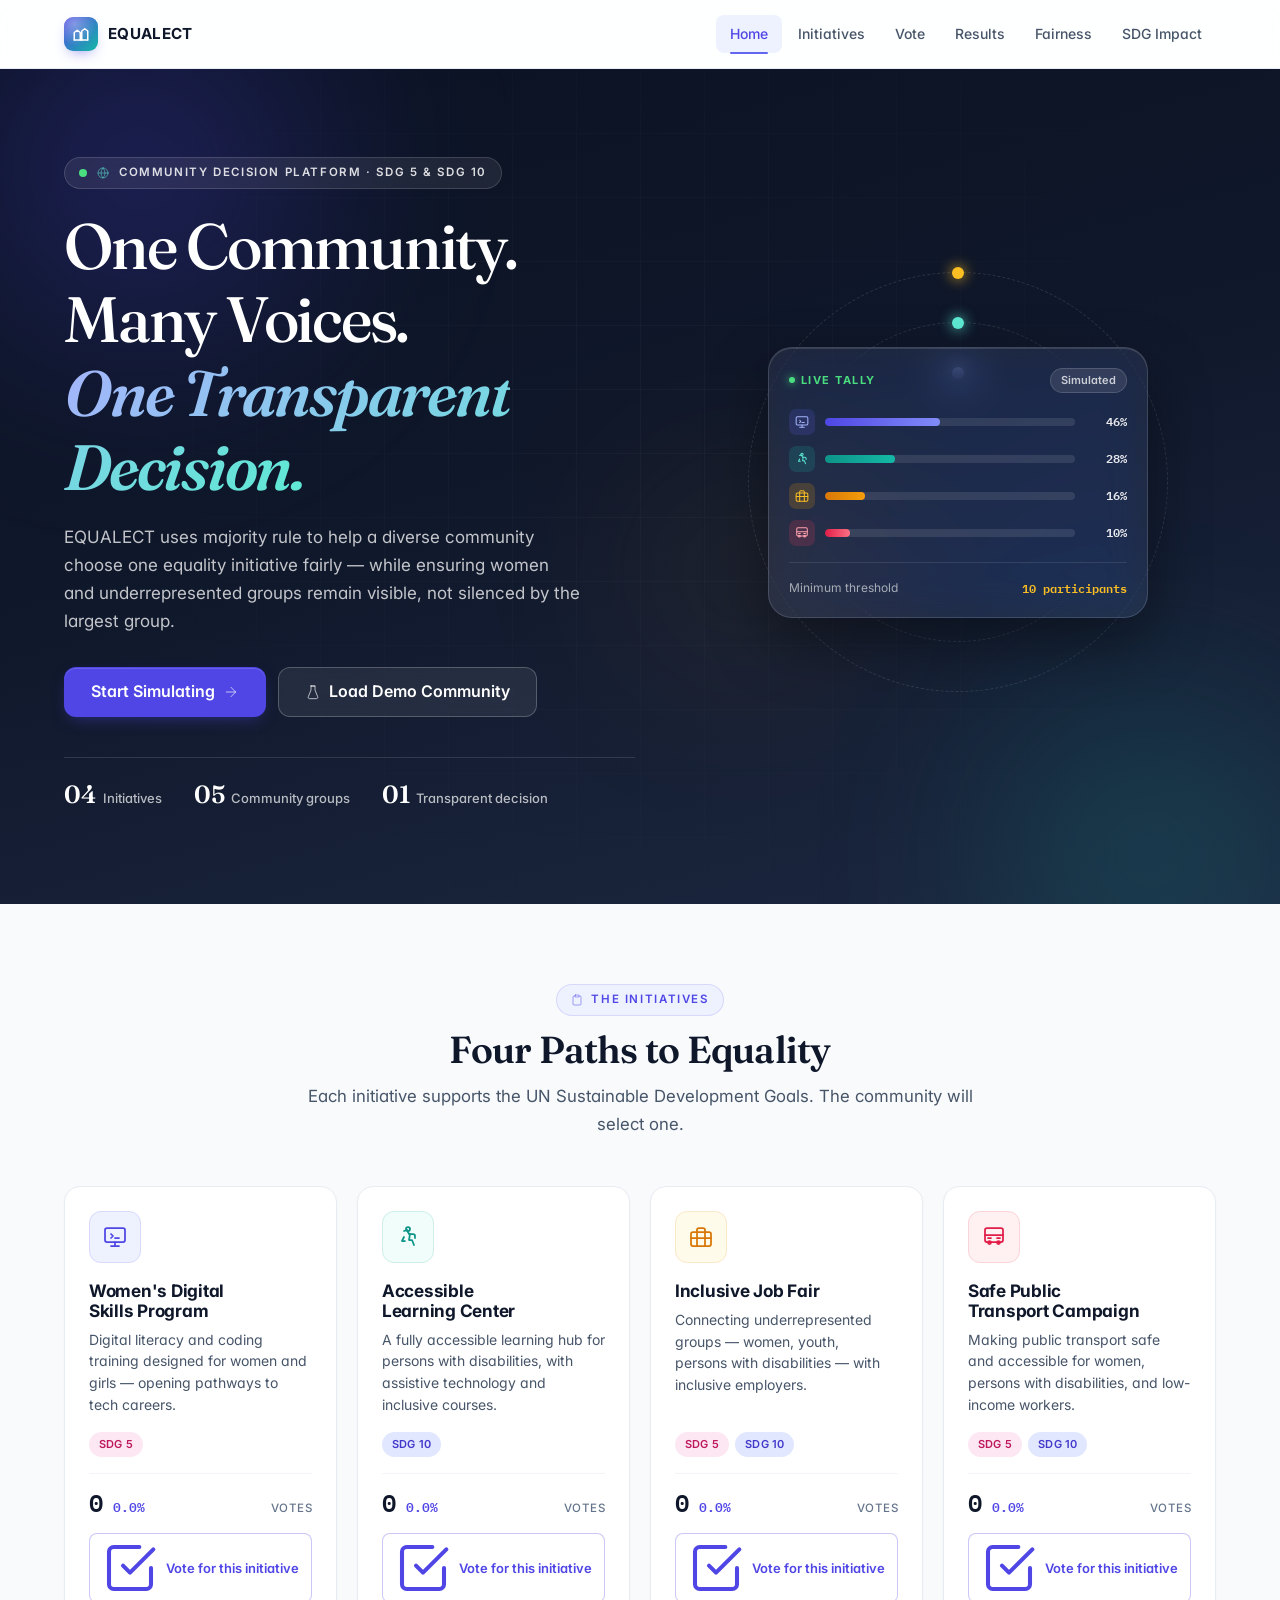
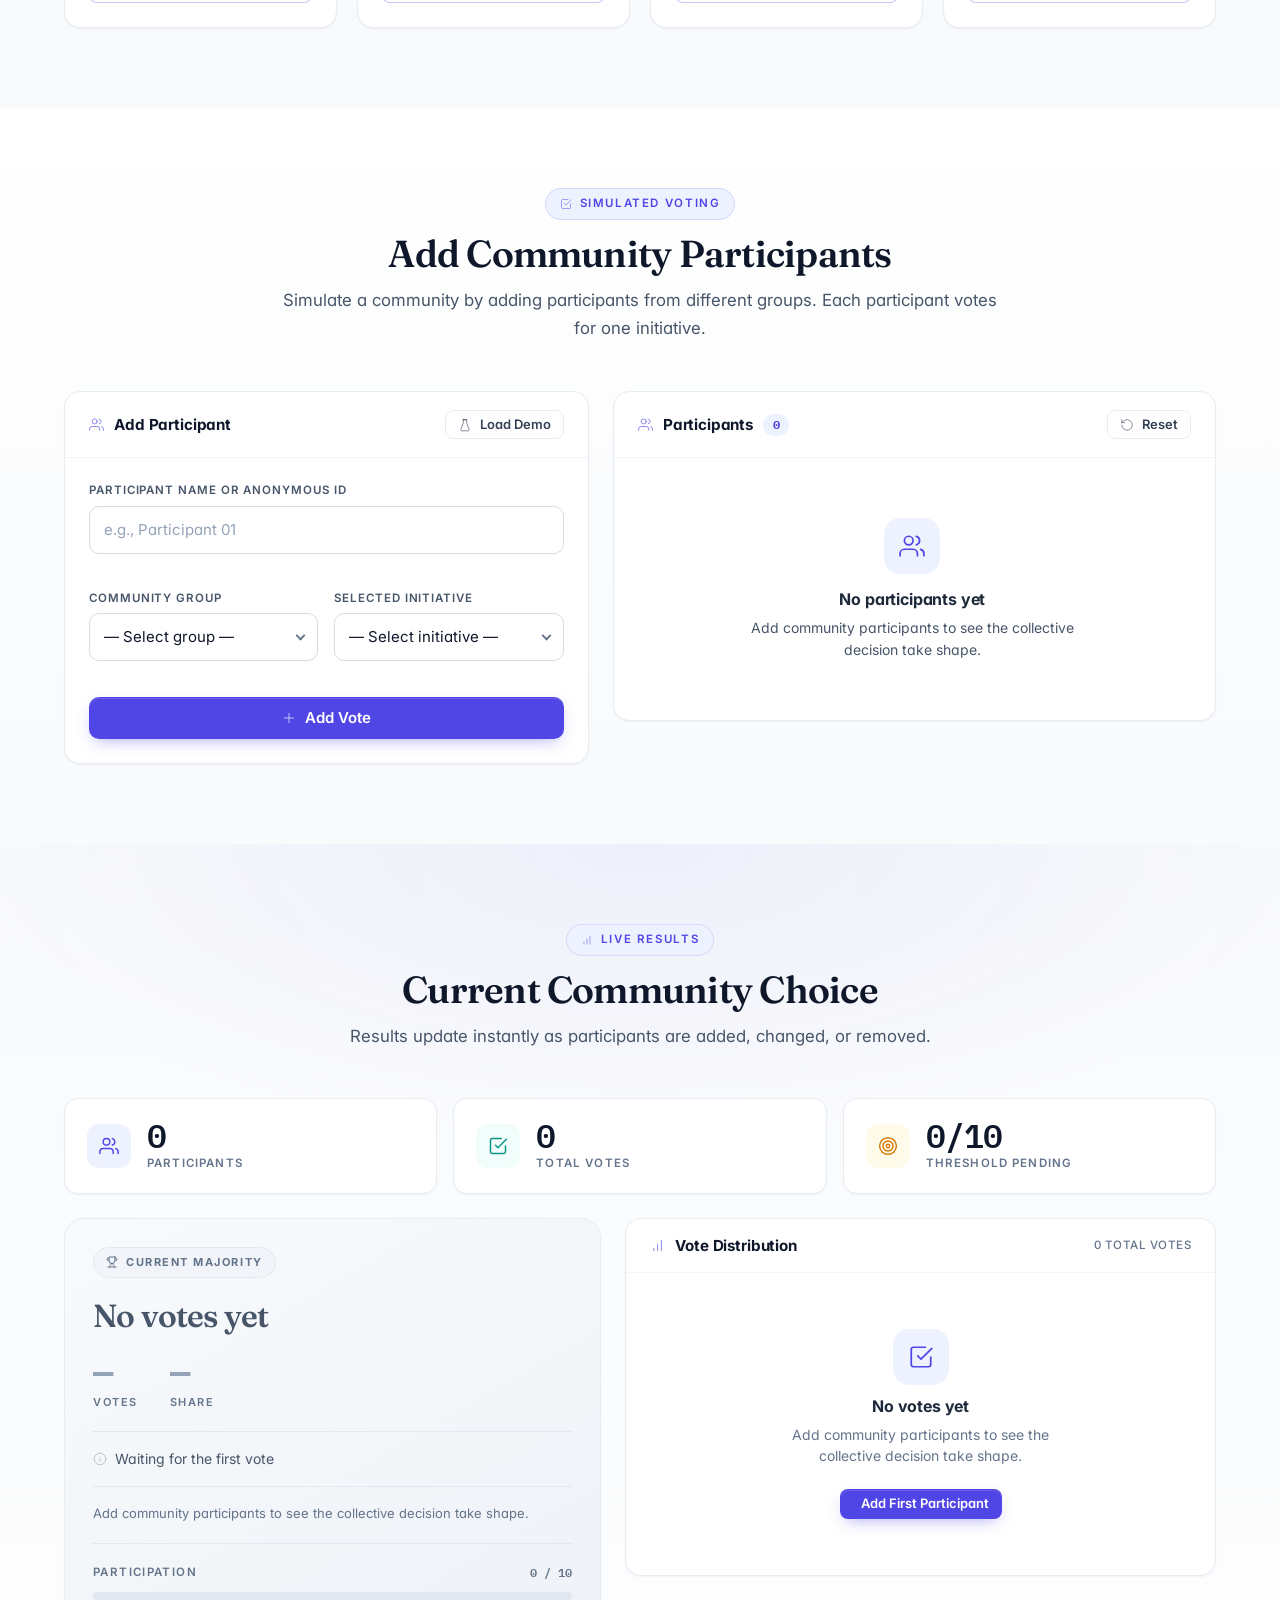
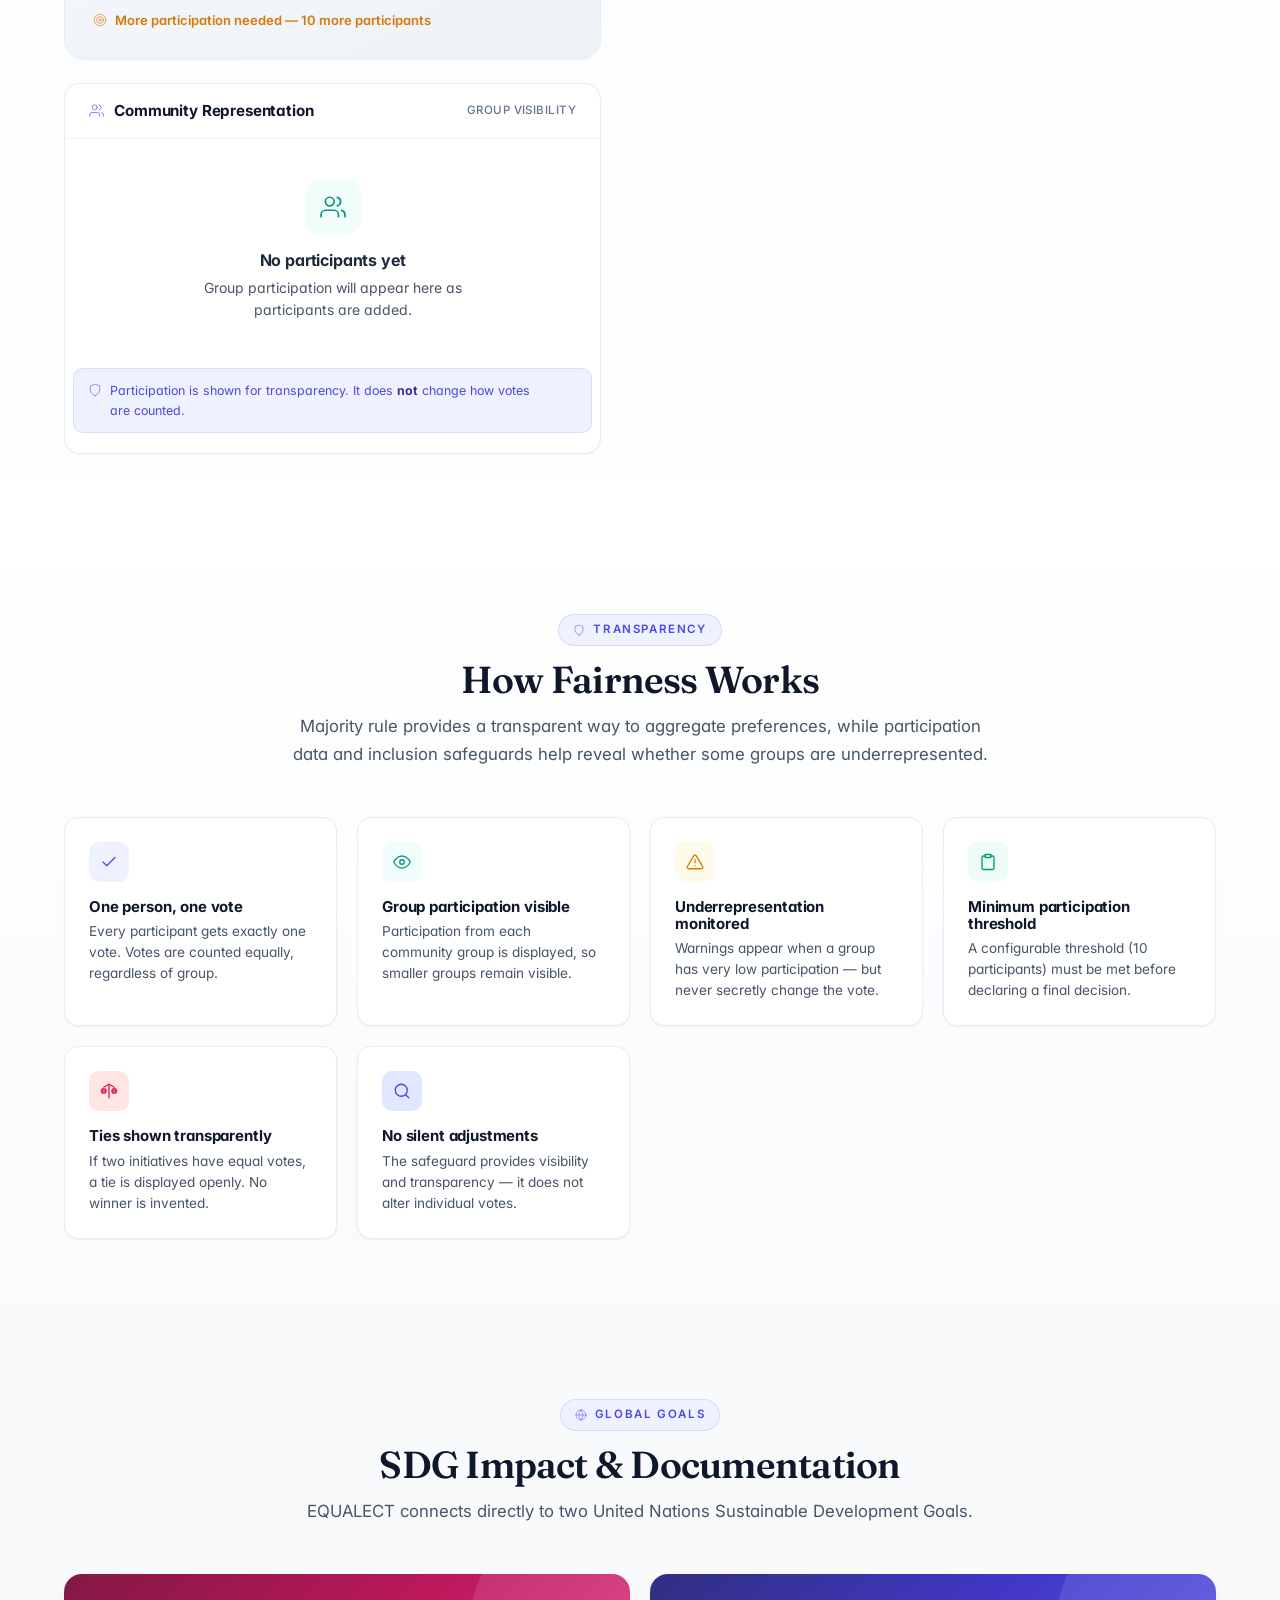
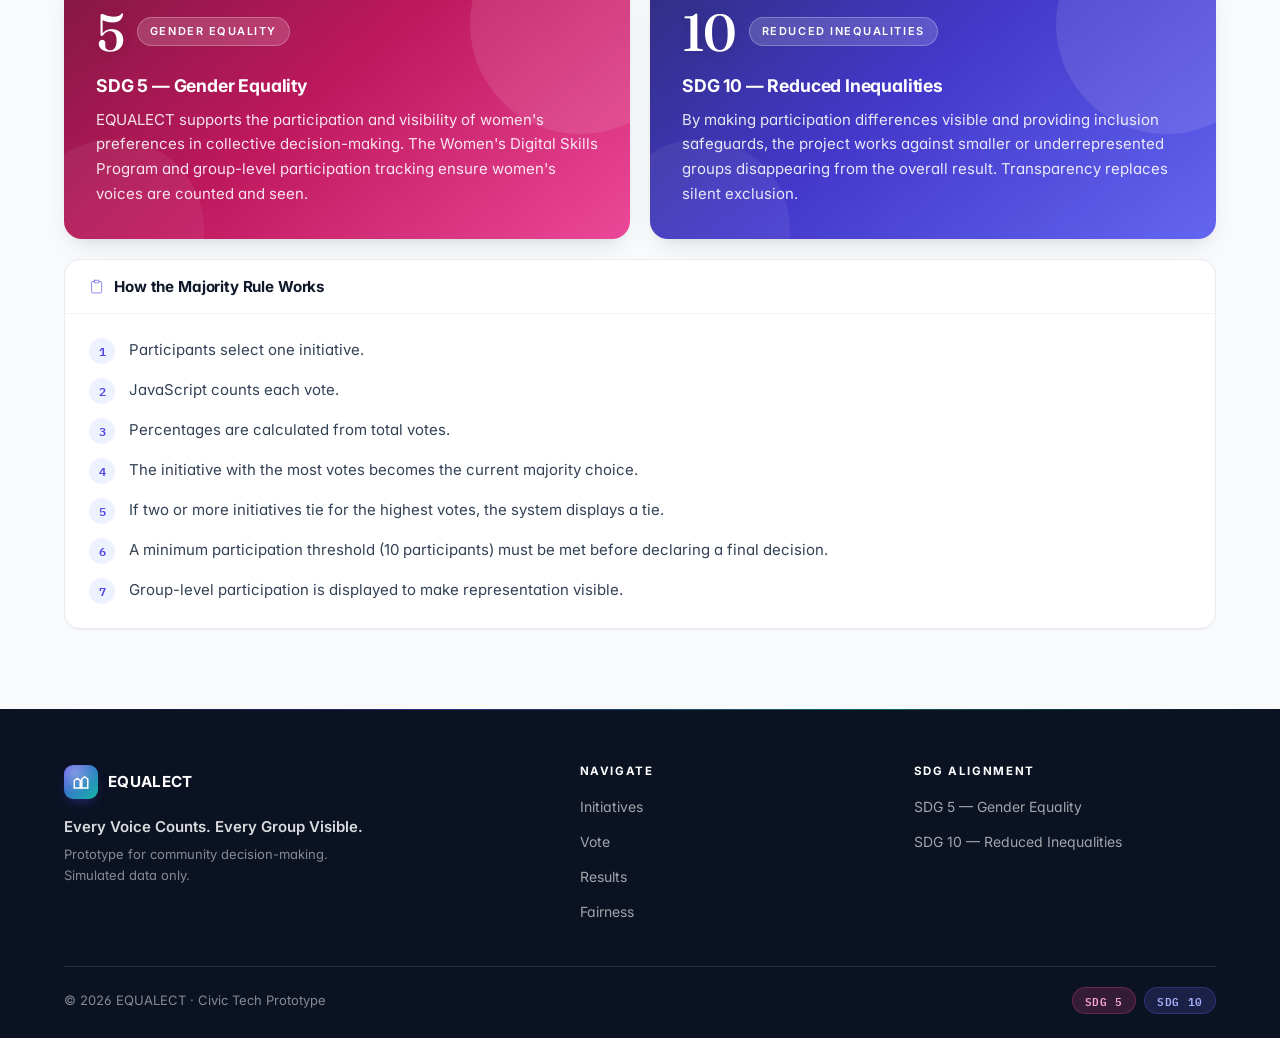
<file: deepseek/2.html>
<!DOCTYPE html>
<html lang="en">
<head>
<meta charset="UTF-8" />
<meta name="viewport" content="width=device-width, initial-scale=1.0" />
<meta name="theme-color" content="#0F172A" />
<title>EQUALECT — Every Voice Counts. Every Group Visible.</title>
<link rel="preconnect" href="https://fonts.googleapis.com" />
<link rel="preconnect" href="https://fonts.gstatic.com" crossorigin />
<link href="https://fonts.googleapis.com/css2?family=Fraunces:opsz,wght@9..144,500;9..144,600;9..144,700&family=Inter:wght@400;500;600;700&family=IBM+Plex+Mono:wght@500;600&display=swap" rel="stylesheet" />
<style>
/* ============================================================
   EQUALECT — Civic-tech voting dashboard (single file)
   Typography · Icons · Data-viz polish pass
   ============================================================ */

/* ---------- RESET ---------- */
*,*::before,*::after{box-sizing:border-box;}
*{margin:0;padding:0;}
html{scroll-behavior:smooth;-webkit-text-size-adjust:100%;scroll-padding-top:80px;}
img,svg{display:block;max-width:100%;}
button,input,select,textarea{font:inherit;color:inherit;}
button{background:none;border:none;cursor:pointer;}
ul,ol{list-style:none;}
a{color:inherit;text-decoration:none;}

/* ---------- TOKENS ---------- */
:root{
  /* Palette */
  --navy-900:#0b1222;
  --navy-800:#0F172A;
  --navy-700:#1c2740;
  --navy-600:#2a3854;

  --indigo-600:#4F46E5;
  --indigo-500:#6366f1;
  --indigo-400:#818cf8;
  --indigo-100:#e0e7ff;
  --indigo-50:#eef2ff;

  --teal-600:#0d9488;
  --teal-500:#14B8A6;
  --teal-100:#ccfbf1;
  --teal-50:#f0fdfa;

  --amber-600:#d97706;
  --amber-500:#F59E0B;
  --amber-100:#fef3c7;
  --amber-50:#fffbeb;

  --rose-600:#e11d48;
  --rose-500:#f43f5e;
  --rose-100:#ffe4e6;

  --green-600:#059669;
  --green-500:#10B981;
  --green-100:#d1fae5;
  --green-50:#ecfdf5;

  --red-600:#dc2626;
  --red-500:#EF4444;
  --red-100:#fee2e2;

  /* Neutrals */
  --n-0:#ffffff;
  --n-25:#fcfdff;
  --n-50:#F8FAFC;
  --n-100:#f1f5f9;
  --n-200:#e2e8f0;
  --n-300:#cbd5e1;
  --n-400:#94a3b8;
  --n-500:#64748b;
  --n-600:#475569;
  --n-700:#334155;
  --n-800:#1e293b;
  --n-900:#0f172a;

  --bg:var(--n-50);
  --surface:#ffffff;
  --border:#e8edf4;
  --border-2:#d5dde8;

  --text:#0f172a;
  --text-mute:#475569;
  --text-soft:#64748b;

  /* Spacing */
  --s-1:4px;--s-2:8px;--s-3:12px;--s-4:16px;--s-5:20px;--s-6:24px;
  --s-7:32px;--s-8:40px;--s-9:48px;--s-10:64px;--s-11:80px;

  /* Radii */
  --r-xs:6px;--r-sm:10px;--r-md:14px;--r-lg:18px;--r-xl:24px;--r-full:999px;

  /* Shadows */
  --sh-1:0 1px 2px rgba(15,23,42,.05);
  --sh-2:0 4px 14px -4px rgba(15,23,42,.08),0 2px 4px -2px rgba(15,23,42,.04);
  --sh-3:0 12px 28px -10px rgba(15,23,42,.14),0 4px 8px -4px rgba(15,23,42,.06);
  --sh-4:0 24px 56px -16px rgba(15,23,42,.20),0 8px 16px -8px rgba(15,23,42,.08);
  --sh-glow-indigo:0 12px 32px -12px rgba(79,70,229,.5);
  --sh-glow-green:0 12px 32px -12px rgba(16,185,129,.45);

  /* Motion */
  --ease:cubic-bezier(.22,1,.36,1);
  --t-fast:160ms var(--ease);
  --t-med:260ms var(--ease);
  --t-slow:420ms var(--ease);

  /* Typography */
  --font-display:'Fraunces','Iowan Old Style',Georgia,serif;
  --font-sans:'Inter',-apple-system,BlinkMacSystemFont,'Segoe UI',Roboto,Helvetica,Arial,sans-serif;
  --font-mono:'IBM Plex Mono','SFMono-Regular',Menlo,Consolas,monospace;

  /* Type scale */
  --fs-hero:clamp(2.4rem,5.4vw,4rem);
  --fs-h2:clamp(1.65rem,3.2vw,2.35rem);
  --fs-h3:clamp(1.05rem,1.5vw,1.2rem);
  --fs-body:1rem;
  --fs-small:.875rem;
  --fs-label:.72rem;
  --fs-stat:clamp(1.8rem,2.6vw,2.4rem);

  /* Layout */
  --container:1200px;
  --nav-h:68px;
}

/* ---------- BASE ---------- */
body{
  font-family:var(--font-sans);
  font-size:var(--fs-body);
  background:var(--bg);
  color:var(--text);
  line-height:1.55;
  -webkit-font-smoothing:antialiased;
  -moz-osx-font-smoothing:grayscale;
  overflow-x:hidden;
  font-feature-settings:'ss01','cv11';
}

h1,h2,h3,h4{
  font-family:var(--font-display);
  font-weight:600;
  line-height:1.15;
  color:var(--navy-800);
  letter-spacing:-.02em;
  text-wrap:balance;
}
h1{font-size:var(--fs-hero);font-weight:500;letter-spacing:-.03em;}
h2{font-size:var(--fs-h2);}
h3{font-size:var(--fs-h3);font-weight:600;}
h4{font-size:1.05rem;font-weight:600;}

p{color:var(--text-mute);text-wrap:pretty;}

::selection{background:var(--indigo-400);color:#fff;}

:focus{outline:none;}
:focus-visible{outline:2px solid var(--indigo-600);outline-offset:3px;border-radius:6px;}

/* Icons */
.icon{width:1em;height:1em;display:inline-block;vertical-align:middle;flex-shrink:0;}
.icon-sm{width:14px;height:14px;}
.icon-md{width:18px;height:18px;}
.icon-lg{width:22px;height:22px;}

/* ---------- LAYOUT ---------- */
.container{max-width:var(--container);margin:0 auto;padding:0 var(--s-6);}
.section{padding:var(--s-11) 0;position:relative;}
.section-alt{background:linear-gradient(180deg,#ffffff 0%,var(--n-50) 100%);}
.section-header{text-align:center;max-width:720px;margin:0 auto var(--s-9);}
.section-header p{font-size:1.05rem;margin-top:var(--s-3);line-height:1.65;}

.section-label{
  display:inline-flex;align-items:center;gap:8px;
  font-size:var(--fs-label);font-weight:600;
  letter-spacing:.14em;text-transform:uppercase;
  color:var(--indigo-600);
  padding:6px 14px;
  background:var(--indigo-50);
  border:1px solid rgba(79,70,229,.15);
  border-radius:var(--r-full);
  margin-bottom:var(--s-3);
}
.section-label .icon{width:12px;height:12px;}

/* ---------- REVEAL ---------- */
.reveal{opacity:0;transform:translateY(16px);transition:opacity .55s var(--ease),transform .55s var(--ease);}
.reveal.is-visible{opacity:1;transform:translateY(0);}
.reveal-stagger > *{opacity:0;transform:translateY(14px);transition:opacity .5s var(--ease),transform .5s var(--ease);}
.reveal-stagger.is-visible > *{opacity:1;transform:translateY(0);}
.reveal-stagger.is-visible > *:nth-child(1){transition-delay:.02s;}
.reveal-stagger.is-visible > *:nth-child(2){transition-delay:.08s;}
.reveal-stagger.is-visible > *:nth-child(3){transition-delay:.14s;}
.reveal-stagger.is-visible > *:nth-child(4){transition-delay:.20s;}
.reveal-stagger.is-visible > *:nth-child(5){transition-delay:.26s;}
.reveal-stagger.is-visible > *:nth-child(6){transition-delay:.32s;}

/* ---------- BUTTONS ---------- */
.btn{
  position:relative;display:inline-flex;align-items:center;justify-content:center;
  gap:8px;padding:11px 20px;font-size:.9375rem;font-weight:600;
  font-family:var(--font-sans);
  border-radius:10px;cursor:pointer;
  transition:transform var(--t-fast),box-shadow var(--t-med),background var(--t-med),color var(--t-med),border-color var(--t-med);
  white-space:nowrap;user-select:none;overflow:hidden;line-height:1.2;
  border:1.5px solid transparent;
}
.btn .icon{width:16px;height:16px;}
.btn:focus-visible{outline:2px solid var(--indigo-600);outline-offset:3px;}
.btn-lg{padding:14px 26px;font-size:1rem;border-radius:12px;}
.btn-sm{padding:6px 12px;font-size:.8125rem;border-radius:8px;}
.btn-sm .icon{width:14px;height:14px;}
.btn-block{width:100%;}
.btn-arrow{display:inline-block;transition:transform var(--t-med);}
.btn-primary:hover .btn-arrow{transform:translateX(3px);}

.btn-primary{
  background:var(--indigo-600);color:#fff;
  box-shadow:0 6px 16px -6px rgba(79,70,229,.5),inset 0 1px 0 rgba(255,255,255,.14);
}
.btn-primary:hover{transform:translateY(-1px);background:#4338ca;box-shadow:0 10px 22px -8px rgba(79,70,229,.6),inset 0 1px 0 rgba(255,255,255,.14);}

.btn-outline{background:#fff;color:var(--indigo-600);border-color:rgba(79,70,229,.3);}
.btn-outline:hover{background:var(--indigo-50);border-color:var(--indigo-500);transform:translateY(-1px);}

.btn-ghost{background:#fff;color:var(--n-700);border-color:var(--border);}
.btn-ghost:hover{background:var(--n-50);border-color:var(--border-2);color:var(--navy-800);}
.btn-ghost:hover .icon{transform:rotate(-45deg);}
.btn-ghost .icon{transition:transform var(--t-med);}

.btn-glass{background:rgba(255,255,255,.08);color:#fff;border-color:rgba(255,255,255,.22);backdrop-filter:blur(10px);-webkit-backdrop-filter:blur(10px);}
.btn-glass:hover{background:rgba(255,255,255,.16);border-color:rgba(255,255,255,.35);transform:translateY(-1px);}

.btn-danger{background:var(--red-600);color:#fff;}
.btn-danger:hover{background:#b91c1c;transform:translateY(-1px);}

/* ---------- NAVBAR ---------- */
.navbar{
  position:sticky;top:0;z-index:100;
  background:rgba(255,255,255,.85);
  backdrop-filter:blur(16px) saturate(180%);
  -webkit-backdrop-filter:blur(16px) saturate(180%);
  border-bottom:1px solid var(--border);
  transition:box-shadow var(--t-med),background var(--t-med);
}
.navbar.scrolled{box-shadow:var(--sh-2);background:rgba(255,255,255,.95);}
.nav-inner{display:flex;align-items:center;justify-content:space-between;height:var(--nav-h);}
.logo{display:flex;align-items:center;gap:10px;font-family:var(--font-display);font-weight:600;font-size:1.2rem;color:var(--navy-800);letter-spacing:-.02em;}
.logo-mark{
  width:34px;height:34px;border-radius:9px;
  background:linear-gradient(135deg,var(--indigo-600) 0%,var(--teal-500) 100%);
  display:flex;align-items:center;justify-content:center;
  box-shadow:0 6px 14px -6px rgba(79,70,229,.6);
  position:relative;overflow:hidden;
}
.logo-mark svg{width:18px;height:18px;color:#fff;position:relative;z-index:1;}
.logo-mark::after{content:'';position:absolute;inset:0;background:radial-gradient(circle at 30% 20%,rgba(255,255,255,.35) 0%,transparent 60%);}
.logo-text{font-family:var(--font-sans);font-weight:700;letter-spacing:.02em;font-size:.95rem;}

.nav-links{display:flex;gap:2px;}
.nav-links a{
  display:block;padding:8px 14px;font-size:.875rem;font-weight:500;
  color:var(--text-mute);border-radius:8px;transition:all var(--t-fast);position:relative;
}
.nav-links a:hover,.nav-links a:focus-visible{color:var(--indigo-600);background:var(--indigo-50);}
.nav-links a.active{color:var(--indigo-600);background:var(--indigo-50);}
.nav-links a.active::after{content:'';position:absolute;left:14px;right:14px;bottom:-1px;height:2px;background:var(--indigo-500);border-radius:2px;}

.nav-toggle{display:none;padding:8px;border-radius:8px;}
.nav-toggle-bar{display:block;width:22px;height:2px;background:var(--navy-800);border-radius:2px;margin:4px 0;transition:all var(--t-med);}
.nav-toggle[aria-expanded="true"] .nav-toggle-bar:nth-child(1){transform:translateY(6px) rotate(45deg);}
.nav-toggle[aria-expanded="true"] .nav-toggle-bar:nth-child(2){opacity:0;}
.nav-toggle[aria-expanded="true"] .nav-toggle-bar:nth-child(3){transform:translateY(-6px) rotate(-45deg);}

@media(max-width:880px){
  .nav-toggle{display:block;}
  .nav-links{
    display:none;position:absolute;top:var(--nav-h);left:0;right:0;
    background:#fff;flex-direction:column;padding:12px;gap:2px;
    border-bottom:1px solid var(--border);box-shadow:var(--sh-3);
  }
  .nav-links.open{display:flex;}
  .nav-links a{padding:12px 14px;}
  .nav-links a.active::after{display:none;}
}

/* ---------- HERO ---------- */
.hero{
  position:relative;
  background:linear-gradient(165deg,#0b1222 0%,var(--navy-800) 45%,#1c2740 100%);
  color:#fff;padding:88px 0 96px;overflow:hidden;isolation:isolate;
}
.hero-bg{position:absolute;inset:0;pointer-events:none;z-index:0;}
.hero-orb{position:absolute;border-radius:50%;filter:blur(90px);opacity:.5;}
.hero-orb-1{width:520px;height:520px;top:-160px;left:-120px;background:radial-gradient(circle,rgba(79,70,229,.7) 0%,transparent 70%);}
.hero-orb-2{width:460px;height:460px;bottom:-180px;right:-100px;background:radial-gradient(circle,rgba(20,184,166,.5) 0%,transparent 70%);}
.hero-orb-3{width:340px;height:340px;top:40%;left:45%;background:radial-gradient(circle,rgba(245,158,11,.22) 0%,transparent 70%);}
.hero-grid-lines{
  position:absolute;inset:0;opacity:.05;
  background-image:linear-gradient(rgba(255,255,255,.6) 1px,transparent 1px),linear-gradient(90deg,rgba(255,255,255,.6) 1px,transparent 1px);
  background-size:64px 64px;
  mask-image:radial-gradient(circle at 50% 40%,#000 0%,transparent 75%);
  -webkit-mask-image:radial-gradient(circle at 50% 40%,#000 0%,transparent 75%);
}
.hero-grid{position:relative;z-index:1;display:grid;grid-template-columns:1.05fr .95fr;gap:var(--s-10);align-items:center;}

.hero-eyebrow{
  display:inline-flex;align-items:center;gap:10px;
  padding:6px 14px;border-radius:var(--r-full);
  background:rgba(255,255,255,.08);
  border:1px solid rgba(255,255,255,.14);
  font-size:.72rem;font-weight:600;letter-spacing:.14em;text-transform:uppercase;
  color:rgba(255,255,255,.85);margin-bottom:var(--s-5);
  backdrop-filter:blur(8px);-webkit-backdrop-filter:blur(8px);
}
.hero-eyebrow .icon{width:12px;height:12px;color:#5eead4;}
.pulse-dot{width:8px;height:8px;border-radius:50%;background:#4ade80;box-shadow:0 0 0 0 rgba(74,222,128,.6);animation:pulse 2.2s infinite;}
@keyframes pulse{0%{box-shadow:0 0 0 0 rgba(74,222,128,.7);}70%{box-shadow:0 0 0 10px rgba(74,222,128,0);}100%{box-shadow:0 0 0 0 rgba(74,222,128,0);}}

.hero-title{color:#fff;margin-bottom:var(--s-5);font-weight:500;letter-spacing:-.035em;}
.hero-title-accent{
  background:linear-gradient(135deg,#a5b4fc 0%,#5eead4 100%);
  -webkit-background-clip:text;-webkit-text-fill-color:transparent;background-clip:text;
  font-style:italic;font-weight:600;
}
.hero-lede{color:rgba(255,255,255,.75);font-size:1.0625rem;max-width:560px;margin-bottom:var(--s-7);line-height:1.65;}
.hero-actions{display:flex;gap:var(--s-3);flex-wrap:wrap;margin-bottom:var(--s-8);}
.hero-facts{display:flex;gap:var(--s-7);flex-wrap:wrap;padding-top:var(--s-6);border-top:1px solid rgba(255,255,255,.12);}
.hero-facts li{color:rgba(255,255,255,.7);font-size:.8125rem;font-weight:500;display:flex;align-items:baseline;gap:6px;}
.hero-fact-num{font-family:var(--font-display);font-size:1.55rem;font-weight:600;color:#fff;line-height:1;}

/* Hero visual */
.hero-visual{position:relative;height:420px;display:flex;align-items:center;justify-content:center;}
.hero-preview{
  position:relative;z-index:2;width:100%;max-width:380px;
  background:rgba(255,255,255,.07);
  border:1px solid rgba(255,255,255,.14);
  border-radius:var(--r-xl);padding:var(--s-5);
  backdrop-filter:blur(20px) saturate(180%);-webkit-backdrop-filter:blur(20px) saturate(180%);
  box-shadow:0 24px 60px rgba(0,0,0,.4),inset 0 1px 0 rgba(255,255,255,.12);
  animation:floatY 6s ease-in-out infinite;
}
@keyframes floatY{0%,100%{transform:translateY(0);}50%{transform:translateY(-8px);}}
.hero-preview-header{display:flex;justify-content:space-between;align-items:center;margin-bottom:var(--s-4);}
.preview-live{display:inline-flex;align-items:center;gap:6px;font-size:.6875rem;font-weight:700;letter-spacing:.14em;color:#4ade80;text-transform:uppercase;}
.preview-live-dot{width:6px;height:6px;border-radius:50%;background:#4ade80;box-shadow:0 0 8px #4ade80;animation:pulse 1.8s infinite;}
.preview-pill{font-size:.6875rem;font-weight:600;padding:3px 10px;border-radius:var(--r-full);background:rgba(255,255,255,.1);color:rgba(255,255,255,.75);border:1px solid rgba(255,255,255,.15);}
.preview-rows{display:flex;flex-direction:column;gap:11px;margin-bottom:var(--s-4);}
.preview-row{display:grid;grid-template-columns:26px 1fr 42px;gap:10px;align-items:center;}
.preview-icon{width:26px;height:26px;border-radius:7px;display:flex;align-items:center;justify-content:center;flex-shrink:0;}
.preview-icon svg{width:14px;height:14px;}
.preview-bar{height:8px;background:rgba(255,255,255,.1);border-radius:99px;overflow:hidden;}
.preview-bar-fill{height:100%;border-radius:99px;animation:barIn 1.2s var(--ease) both;}
@keyframes barIn{from{width:0 !important;}}
.preview-pct{font-family:var(--font-mono);font-size:.75rem;font-weight:600;color:rgba(255,255,255,.9);text-align:right;font-variant-numeric:tabular-nums;}
.preview-footer{display:flex;justify-content:space-between;align-items:center;padding-top:var(--s-4);border-top:1px solid rgba(255,255,255,.1);font-size:.75rem;color:rgba(255,255,255,.6);}
.preview-threshold{font-family:var(--font-mono);font-weight:600;color:#fbbf24;}

.hero-orbit{position:absolute;inset:0;pointer-events:none;}
.orbit-ring{position:absolute;top:50%;left:50%;border-radius:50%;border:1px dashed rgba(255,255,255,.12);transform:translate(-50%,-50%);}
.orbit-ring.orbit-1{width:220px;height:220px;animation:spin 40s linear infinite;}
.orbit-ring.orbit-2{width:320px;height:320px;animation:spin 60s linear infinite reverse;}
.orbit-ring.orbit-3{width:420px;height:420px;animation:spin 80s linear infinite;}
.orbit-node{position:absolute;width:12px;height:12px;border-radius:50%;top:-6px;left:50%;margin-left:-6px;}
.node-a{background:#a5b4fc;box-shadow:0 0 14px #a5b4fc;}
.node-b{background:#5eead4;box-shadow:0 0 14px #5eead4;}
.node-c{background:#fbbf24;box-shadow:0 0 14px #fbbf24;}
@keyframes spin{to{transform:translate(-50%,-50%) rotate(360deg);}}

@media(max-width:980px){
  .hero{padding:64px 0 72px;}
  .hero-grid{grid-template-columns:1fr;gap:var(--s-9);}
  .hero-visual{height:340px;order:-1;}
  .hero-preview{max-width:340px;}
}

/* ---------- INITIATIVE CARDS ---------- */
.initiative-grid{display:grid;grid-template-columns:repeat(auto-fit,minmax(260px,1fr));gap:var(--s-5);}
.initiative-card{
  position:relative;background:var(--surface);border-radius:16px;
  padding:24px;border:1px solid var(--border);
  box-shadow:var(--sh-1);transition:all var(--t-med);
  display:flex;flex-direction:column;overflow:hidden;
}
.initiative-card::before{
  content:'';position:absolute;top:0;left:0;right:0;height:3px;
  background:var(--card-accent,var(--indigo-600));
  transform:scaleX(0);transform-origin:left;transition:transform var(--t-slow);
}
.initiative-card:hover::before,.initiative-card:focus-within::before{transform:scaleX(1);}
.initiative-card:hover{transform:translateY(-4px);box-shadow:var(--sh-3);border-color:var(--border-2);}
.initiative-card.is-leading{
  border-color:rgba(79,70,229,.35);
  box-shadow:0 14px 32px -14px rgba(79,70,229,.28),0 0 0 1px rgba(79,70,229,.12);
}
.initiative-card.is-leading::before{transform:scaleX(1);}

.initiative-icon{
  width:52px;height:52px;border-radius:12px;
  display:flex;align-items:center;justify-content:center;
  margin-bottom:18px;
  background:var(--icon-bg,#eef2ff);
  color:var(--card-accent,var(--indigo-600));
  transition:transform var(--t-med);
  position:relative;
}
.initiative-icon::after{
  content:'';position:absolute;inset:0;border-radius:inherit;
  border:1px solid currentColor;opacity:.14;
}
.initiative-icon svg{width:24px;height:24px;stroke-width:1.75;}
.initiative-card:hover .initiative-icon{transform:scale(1.05) rotate(-2deg);}

.initiative-card h3{font-size:1.075rem;margin-bottom:8px;letter-spacing:-.015em;font-family:var(--font-sans);font-weight:700;}
.initiative-card .initiative-desc{font-size:.875rem;line-height:1.55;flex:1;margin-bottom:16px;color:var(--text-mute);}

.sdg-badges{display:flex;gap:6px;flex-wrap:wrap;margin-bottom:16px;}
.sdg-badge{
  display:inline-flex;align-items:center;gap:5px;
  padding:4px 10px;border-radius:var(--r-full);
  font-size:.6875rem;font-weight:600;letter-spacing:.02em;
  text-transform:uppercase;font-family:var(--font-sans);
}
.sdg-badge svg{width:11px;height:11px;}
.sdg-5{background:#fce7f3;color:#be185d;}
.sdg-10{background:var(--indigo-100);color:#4338ca;}

.initiative-stats{
  display:flex;align-items:baseline;gap:10px;
  margin-bottom:16px;padding-top:16px;
  border-top:1px solid var(--n-100);
}
.initiative-count{
  font-family:var(--font-mono);font-size:1.5rem;font-weight:600;
  color:var(--navy-800);line-height:1;font-variant-numeric:tabular-nums;
  letter-spacing:-.02em;transition:color var(--t-med);
}
.initiative-card.is-leading .initiative-count{color:var(--indigo-600);}
.initiative-pct{
  font-family:var(--font-mono);font-size:.8125rem;font-weight:600;
  color:var(--indigo-600);font-variant-numeric:tabular-nums;
}
.initiative-label{font-size:.72rem;color:var(--text-soft);margin-left:auto;font-weight:500;letter-spacing:.04em;text-transform:uppercase;}
.initiative-card .btn{width:100%;}

/* ---------- VOTING ---------- */
.voting-grid{display:grid;grid-template-columns:1fr 1.15fr;gap:var(--s-6);align-items:start;}
@media(max-width:900px){.voting-grid{grid-template-columns:1fr;}}

.panel{
  background:var(--surface);border-radius:16px;border:1px solid var(--border);
  box-shadow:var(--sh-1);overflow:hidden;transition:box-shadow var(--t-med);
}
.panel:hover{box-shadow:var(--sh-2);}
.panel-tight{padding:0;}
.panel-header{
  padding:18px 24px;border-bottom:1px solid var(--n-100);
  display:flex;align-items:center;justify-content:space-between;gap:12px;flex-wrap:wrap;
}
.panel-header h3{font-size:.95rem;letter-spacing:-.01em;display:flex;align-items:center;gap:10px;font-family:var(--font-sans);font-weight:700;}
.panel-header h3 .icon{color:var(--indigo-600);}
.panel-hint{font-size:.72rem;color:var(--text-soft);font-weight:500;letter-spacing:.04em;text-transform:uppercase;}
.panel-actions{display:flex;gap:8px;}
.panel-body{padding:24px;}
.panel-body-flush{padding:12px;}
.panel-footnote{
  display:flex;align-items:flex-start;gap:8px;
  margin-top:16px;padding:12px 14px;
  background:var(--indigo-50);border:1px solid rgba(79,70,229,.12);
  border-radius:10px;font-size:.78rem;line-height:1.55;color:var(--indigo-600);
}
.panel-footnote .icon{width:14px;height:14px;margin-top:2px;flex-shrink:0;}
.panel-footnote strong{color:#3730a3;font-weight:700;}

.count-badge{
  display:inline-flex;align-items:center;justify-content:center;
  min-width:26px;height:22px;padding:0 8px;border-radius:var(--r-full);
  background:var(--indigo-50);color:var(--indigo-600);font-weight:700;font-size:.75rem;
  font-family:var(--font-mono);font-variant-numeric:tabular-nums;
}

/* Form */
.form-group{margin-bottom:16px;}
.form-row{display:grid;grid-template-columns:1fr 1fr;gap:16px;}
@media(max-width:560px){.form-row{grid-template-columns:1fr;}}
.form-group label{
  display:block;font-size:.72rem;font-weight:600;letter-spacing:.08em;
  text-transform:uppercase;color:var(--n-600);margin-bottom:6px;
}
.form-group input,.form-group select{
  width:100%;padding:11px 14px;font-size:.9375rem;font-family:var(--font-sans);
  border:1.5px solid var(--border-2);border-radius:10px;background:#fff;
  color:var(--text);transition:all var(--t-fast);
}
.form-group input::placeholder{color:var(--n-400);}
.form-group input:hover,.form-group select:hover{border-color:var(--n-400);}
.form-group input:focus,.form-group select:focus{
  outline:none;border-color:var(--indigo-500);
  box-shadow:0 0 0 4px rgba(79,70,229,.12);
}
.form-group input.invalid,.form-group select.invalid{
  border-color:var(--red-500);box-shadow:0 0 0 4px rgba(239,68,68,.1);
}
.select-wrap{position:relative;}
.select-wrap::after{
  content:'';position:absolute;right:14px;top:50%;
  width:7px;height:7px;border-right:2px solid var(--n-500);border-bottom:2px solid var(--n-500);
  transform:translateY(-70%) rotate(45deg);pointer-events:none;
}
.select-wrap select{appearance:none;-webkit-appearance:none;padding-right:38px;cursor:pointer;}
.field-error{font-size:.75rem;color:var(--red-600);margin-top:4px;min-height:1rem;display:block;font-weight:500;animation:errIn .2s;}
@keyframes errIn{from{opacity:0;transform:translateY(-3px);}to{opacity:1;transform:translateY(0);}}

.demo-banner{
  display:flex;align-items:center;gap:10px;
  padding:10px 14px;background:var(--amber-50);
  border:1px solid #fde68a;border-radius:10px;
  font-size:.8125rem;font-weight:500;color:var(--amber-600);
  margin-bottom:16px;animation:errIn .3s;
}
.demo-banner.hidden{display:none;}
.demo-banner .icon{width:14px;height:14px;flex-shrink:0;}
.demo-banner-close{
  margin-left:auto;color:var(--amber-600);opacity:.6;
  padding:2px 6px;border-radius:4px;font-size:.875rem;transition:opacity var(--t-fast);
}
.demo-banner-close:hover{opacity:1;background:rgba(217,119,6,.08);}

/* Participant list */
.participant-list{max-height:460px;overflow-y:auto;display:flex;flex-direction:column;gap:6px;padding-right:4px;}
.participant-list::-webkit-scrollbar{width:6px;}
.participant-list::-webkit-scrollbar-track{background:transparent;}
.participant-list::-webkit-scrollbar-thumb{background:var(--n-300);border-radius:3px;}
.participant-list::-webkit-scrollbar-thumb:hover{background:var(--n-400);}

.participant-item{
  display:flex;align-items:center;gap:12px;padding:11px 14px;
  background:var(--n-50);border-radius:10px;border:1px solid var(--border);
  transition:all var(--t-fast);animation:itemIn .35s var(--ease);
}
@keyframes itemIn{from{opacity:0;transform:translateY(-6px);}to{opacity:1;transform:translateY(0);}}
.participant-item:hover{background:#fff;border-color:var(--border-2);box-shadow:var(--sh-1);}
.participant-item.removing{animation:itemOut .25s forwards;}
@keyframes itemOut{to{opacity:0;transform:translateX(20px);height:0;padding:0;margin:0;}}

.participant-avatar{
  width:36px;height:36px;border-radius:50%;flex-shrink:0;
  display:flex;align-items:center;justify-content:center;
  font-size:.75rem;font-weight:700;color:#fff;letter-spacing:-.02em;
  font-family:var(--font-sans);box-shadow:0 2px 6px rgba(0,0,0,.1);
}
.participant-info{flex:1;min-width:0;}
.participant-name{font-size:.875rem;font-weight:600;color:var(--n-800);white-space:nowrap;overflow:hidden;text-overflow:ellipsis;}
.participant-meta{display:flex;align-items:center;gap:6px;margin-top:2px;flex-wrap:wrap;}
.group-badge{
  display:inline-flex;align-items:center;padding:2px 8px;border-radius:var(--r-full);
  font-size:.6875rem;font-weight:600;background:var(--n-100);color:var(--n-600);
}
.participant-initiative{font-size:.6875rem;color:var(--text-soft);white-space:nowrap;overflow:hidden;text-overflow:ellipsis;}
.participant-actions{display:flex;gap:2px;flex-shrink:0;}
.icon-btn{
  width:32px;height:32px;display:flex;align-items:center;justify-content:center;
  border-radius:8px;color:var(--n-500);transition:all var(--t-fast);
}
.icon-btn svg{width:15px;height:15px;stroke-width:1.75;}
.icon-btn:hover{background:var(--n-100);color:var(--n-800);}
.icon-btn.danger:hover{background:var(--red-100);color:var(--red-600);}

/* Empty state */
.empty-state{text-align:center;padding:48px 20px;display:flex;flex-direction:column;align-items:center;gap:8px;}
.empty-icon{
  width:56px;height:56px;border-radius:16px;
  background:var(--indigo-50);color:var(--indigo-600);
  display:flex;align-items:center;justify-content:center;
  margin-bottom:8px;
}
.empty-icon svg{width:26px;height:26px;stroke-width:1.6;}
.empty-state h4{color:var(--n-800);font-family:var(--font-sans);font-size:1rem;font-weight:700;letter-spacing:-.01em;}
.empty-state p{font-size:.875rem;max-width:340px;margin:0 auto;line-height:1.55;}
.empty-state .btn{margin-top:16px;}

/* ============================================================
   RESULTS — the visual centerpiece
   ============================================================ */

.section-results{
  background:
    radial-gradient(1200px 500px at 50% 0%,rgba(79,70,229,.06) 0%,transparent 60%),
    linear-gradient(180deg,var(--n-50) 0%,#ffffff 100%);
}

/* ---- Stats row ---- */
.stats-row{
  display:grid;grid-template-columns:repeat(3,1fr);gap:16px;
  margin-bottom:24px;
}
@media(max-width:720px){.stats-row{grid-template-columns:1fr;gap:12px;}}

.stat-card{
  background:#fff;border:1px solid var(--border);border-radius:14px;
  padding:20px 22px;box-shadow:var(--sh-1);
  display:flex;align-items:center;gap:16px;
  transition:all var(--t-med);
}
.stat-card:hover{box-shadow:var(--sh-2);transform:translateY(-1px);}
.stat-icon{
  width:44px;height:44px;border-radius:12px;flex-shrink:0;
  display:flex;align-items:center;justify-content:center;
  background:var(--indigo-50);color:var(--indigo-600);
}
.stat-icon svg{width:20px;height:20px;stroke-width:1.75;}
.stat-icon.teal{background:var(--teal-50);color:var(--teal-600);}
.stat-icon.green{background:var(--green-50);color:var(--green-600);}
.stat-icon.amber{background:var(--amber-50);color:var(--amber-600);}
.stat-body{display:flex;flex-direction:column;gap:2px;min-width:0;}
.stat-value{
  font-family:var(--font-mono);font-size:var(--fs-stat);font-weight:600;
  color:var(--navy-800);line-height:1;letter-spacing:-.03em;
  font-variant-numeric:tabular-nums;
}
.stat-label{
  font-size:.72rem;font-weight:600;letter-spacing:.1em;
  text-transform:uppercase;color:var(--text-soft);
}
.stat-sub{font-size:.75rem;color:var(--text-soft);margin-top:4px;}

/* ---- Results layout ---- */
.results-grid{display:grid;grid-template-columns:1fr 1.1fr;gap:24px;align-items:start;}
@media(max-width:980px){.results-grid{grid-template-columns:1fr;}}
.results-left{display:flex;flex-direction:column;gap:24px;}

/* ---- Majority card (hero of results) ---- */
.majority-card{
  position:relative;
  background:linear-gradient(150deg,#0b1222 0%,var(--navy-800) 55%,#1c2740 100%);
  color:#fff;border-radius:20px;padding:28px;
  overflow:hidden;isolation:isolate;
  box-shadow:var(--sh-4);
  transition:all var(--t-slow);
}
.majority-card::before{
  content:'';position:absolute;top:-100px;right:-80px;width:300px;height:300px;
  border-radius:50%;background:radial-gradient(circle,rgba(79,70,229,.55) 0%,transparent 70%);
  pointer-events:none;filter:blur(24px);
}
.majority-card::after{
  content:'';position:absolute;bottom:-120px;left:-60px;width:280px;height:280px;
  border-radius:50%;background:radial-gradient(circle,rgba(20,184,166,.3) 0%,transparent 70%);
  pointer-events:none;filter:blur(24px);
}
.majority-card.empty{
  background:linear-gradient(150deg,#f8fafc 0%,#eef2f7 100%);
  color:var(--n-600);box-shadow:var(--sh-1);border:1px solid var(--border);
}
.majority-card.empty::before,.majority-card.empty::after{display:none;}
.majority-card.tie{
  background:linear-gradient(150deg,#4c1d95 0%,#9f1239 100%);
}
.majority-card.tie::before{background:radial-gradient(circle,rgba(244,63,94,.5) 0%,transparent 70%);}
.majority-card.is-final{
  background:linear-gradient(150deg,#064e3b 0%,#065f46 40%,var(--navy-800) 100%);
}
.majority-card.is-final::before{background:radial-gradient(circle,rgba(16,185,129,.55) 0%,transparent 70%);}
.majority-card.celebrate{animation:celebrate 1s var(--ease);}
@keyframes celebrate{
  0%{transform:scale(1);}
  40%{transform:scale(1.012);box-shadow:0 0 0 6px rgba(79,70,229,.15),var(--sh-4);}
  100%{transform:scale(1);}
}
.majority-card.threshold-pulse{animation:thresholdPulse 1.4s var(--ease);}
@keyframes thresholdPulse{
  0%{box-shadow:var(--sh-4);}
  40%{box-shadow:0 0 0 10px rgba(16,185,129,.22),0 0 60px rgba(16,185,129,.4),var(--sh-4);}
  100%{box-shadow:var(--sh-4);}
}

.majority-ribbon{
  display:inline-flex;align-items:center;gap:8px;
  padding:6px 12px;border-radius:var(--r-full);
  background:rgba(255,255,255,.1);border:1px solid rgba(255,255,255,.16);
  font-size:.6875rem;font-weight:700;letter-spacing:.14em;text-transform:uppercase;
  color:rgba(255,255,255,.9);margin-bottom:20px;position:relative;z-index:1;
}
.ribbon-icon{width:12px;height:12px;}
.ribbon-icon svg{width:100%;height:100%;stroke-width:2;}
.majority-card.empty .majority-ribbon{background:var(--n-100);border-color:var(--n-200);color:var(--n-500);}
.majority-card.tie .majority-ribbon{background:rgba(255,255,255,.12);border-color:rgba(255,255,255,.2);}

.majority-body{position:relative;z-index:1;}
.majority-name{
  font-family:var(--font-display);font-size:clamp(1.5rem,2.5vw,2rem);
  font-weight:600;color:#fff;line-height:1.15;margin-bottom:20px;
  letter-spacing:-.025em;text-wrap:balance;
}
.majority-card.empty .majority-name{color:var(--n-600);}

.majority-stats{display:flex;gap:32px;margin-bottom:16px;padding-bottom:20px;border-bottom:1px solid rgba(255,255,255,.12);}
.majority-card.empty .majority-stats{border-bottom-color:var(--n-200);}
.majority-stat-value{
  font-family:var(--font-mono);font-size:2.1rem;font-weight:600;
  line-height:1;color:#fff;font-variant-numeric:tabular-nums;letter-spacing:-.03em;
}
.majority-card.empty .majority-stat-value{color:var(--n-400);}
.majority-stat-label{
  font-size:.6875rem;text-transform:uppercase;letter-spacing:.14em;
  font-weight:600;opacity:.6;margin-top:6px;
}
.majority-card.empty .majority-stat-label{opacity:1;color:var(--n-500);}

.majority-subline{
  display:flex;align-items:center;gap:8px;
  font-size:.875rem;color:rgba(255,255,255,.82);
  margin-bottom:16px;position:relative;z-index:1;
}
.majority-card.empty .majority-subline{color:var(--n-600);}
.majority-subline .icon{width:14px;height:14px;flex-shrink:0;color:#5eead4;}
.majority-card.empty .majority-subline .icon{color:var(--n-400);}
.majority-card.tie .majority-subline .icon{color:#fbbf24;}

.majority-note{
  font-size:.8125rem;opacity:.72;line-height:1.55;
  padding-top:16px;border-top:1px solid rgba(255,255,255,.1);
  color:rgba(255,255,255,.85);position:relative;z-index:1;
}
.majority-card.empty .majority-note{color:var(--n-500);border-top-color:var(--n-200);opacity:1;}

/* Threshold progress inside majority card */
.threshold-wrap{
  margin-top:20px;padding-top:20px;
  border-top:1px solid rgba(255,255,255,.12);
  position:relative;z-index:1;
}
.majority-card.empty .threshold-wrap{border-top-color:var(--n-200);}
.threshold-head{
  display:flex;justify-content:space-between;align-items:center;
  font-size:.72rem;font-weight:600;letter-spacing:.12em;text-transform:uppercase;
  color:rgba(255,255,255,.7);margin-bottom:10px;
}
.majority-card.empty .threshold-head{color:var(--n-500);}
.threshold-count{font-family:var(--font-mono);font-weight:600;letter-spacing:0;}
.threshold-track{
  height:8px;background:rgba(255,255,255,.12);border-radius:99px;
  overflow:hidden;position:relative;margin-bottom:10px;
}
.majority-card.empty .threshold-track{background:var(--n-200);}
.threshold-fill{
  height:100%;border-radius:99px;width:0%;
  background:linear-gradient(90deg,#f59e0b,#fbbf24);
  transition:width 700ms var(--ease),background 400ms var(--ease);
}
.threshold-fill.met{background:linear-gradient(90deg,#10b981,#34d399);}
.threshold-status{
  display:flex;align-items:center;gap:8px;
  font-size:.8125rem;font-weight:600;
  color:#fcd34d;
}
.majority-card.empty .threshold-status{color:var(--amber-600);}
.threshold-status.met{color:#6ee7b7;}
.threshold-status .icon{width:14px;height:14px;flex-shrink:0;}

/* ---- Vote distribution panel ---- */
.vote-panel .panel-body{padding:8px 8px;}
.vote-bars{display:flex;flex-direction:column;gap:4px;}

.vote-bar-item{
  padding:14px 14px;border-radius:12px;
  transition:background var(--t-fast);
  position:relative;
}
.vote-bar-item:hover{background:var(--n-50);}
.vote-bar-item.leading{background:linear-gradient(90deg,rgba(79,70,229,.06),rgba(79,70,229,.02));}
.vote-bar-item.leading::before{
  content:'';position:absolute;left:0;top:12px;bottom:12px;width:3px;
  background:var(--indigo-500);border-radius:3px;
}

.vote-bar-header{
  display:flex;justify-content:space-between;
  align-items:center;gap:12px;margin-bottom:10px;
}
.vote-bar-name{
  display:flex;align-items:center;gap:10px;min-width:0;flex:1;
  font-size:.9375rem;font-weight:600;color:var(--n-800);
}
.vote-bar-icon{
  width:28px;height:28px;border-radius:8px;flex-shrink:0;
  display:flex;align-items:center;justify-content:center;
  background:var(--icon-bg,var(--indigo-50));
  color:var(--card-accent,var(--indigo-600));
}
.vote-bar-icon svg{width:15px;height:15px;stroke-width:1.75;}
.vote-bar-name-text{white-space:nowrap;overflow:hidden;text-overflow:ellipsis;}

.rank-badge{
  display:inline-flex;align-items:center;justify-content:center;
  width:22px;height:22px;border-radius:50%;flex-shrink:0;
  font-family:var(--font-mono);font-size:.6875rem;font-weight:600;
  background:var(--n-100);color:var(--n-500);
  border:1px solid var(--n-200);
}
.rank-badge.rank-1{background:linear-gradient(135deg,#fbbf24,#f59e0b);color:#fff;border-color:#f59e0b;box-shadow:0 2px 6px rgba(245,158,11,.3);}
.rank-badge.rank-2{background:linear-gradient(135deg,#e2e8f0,#cbd5e1);color:#475569;border-color:#cbd5e1;}
.rank-badge.rank-3{background:linear-gradient(135deg,#fed7aa,#fdba74);color:#9a3412;border-color:#fdba74;}
.rank-badge.rank-4{background:linear-gradient(135deg,#e0e7ff,#c7d2fe);color:#4338ca;border-color:#c7d2fe;}
.rank-badge.tie{background:linear-gradient(135deg,#fecdd3,#fda4af);color:#9f1239;border-color:#fda4af;}

.vote-bar-values{
  display:flex;align-items:baseline;gap:10px;
  white-space:nowrap;font-variant-numeric:tabular-nums;flex-shrink:0;
}
.vote-pct{
  font-family:var(--font-mono);font-size:1rem;font-weight:600;
  color:var(--navy-800);letter-spacing:-.02em;
}
.vote-bar-item.leading .vote-pct{color:var(--indigo-600);}
.vote-count{
  font-family:var(--font-mono);font-size:.8125rem;font-weight:500;
  color:var(--text-soft);
}

.vote-bar-track{
  height:10px;background:var(--n-100);border-radius:99px;
  overflow:hidden;position:relative;
}
.vote-bar-track::before{
  content:'';position:absolute;inset:0;
  background-image:repeating-linear-gradient(45deg,transparent 0 8px,rgba(15,23,42,.035) 8px 9px);
  pointer-events:none;opacity:.7;
}
.vote-bar-fill{
  height:100%;border-radius:99px;width:0%;
  transition:width 700ms var(--ease);
  position:relative;overflow:hidden;
}
.vote-bar-fill::after{
  content:'';position:absolute;inset:0;
  background:linear-gradient(180deg,rgba(255,255,255,.18) 0%,transparent 50%);
  border-radius:inherit;
}
.vote-bar-fill.rank-1{background:linear-gradient(90deg,#4F46E5,#818cf8);}
.vote-bar-fill.rank-2{background:linear-gradient(90deg,#0d9488,#14B8A6);}
.vote-bar-fill.rank-3{background:linear-gradient(90deg,#d97706,#F59E0B);}
.vote-bar-fill.rank-4{background:linear-gradient(90deg,#6366f1,#a5b4fc);}
.vote-bar-fill.tie{background:linear-gradient(90deg,#e11d48,#fb7185);}
.vote-bar-item.leading .vote-bar-fill{box-shadow:0 0 12px rgba(79,70,229,.35);}

/* Vote panel empty state */
.vote-empty{
  padding:48px 24px;text-align:center;
  display:flex;flex-direction:column;align-items:center;gap:8px;
}
.vote-empty-icon{
  width:56px;height:56px;border-radius:16px;
  background:var(--indigo-50);color:var(--indigo-600);
  display:flex;align-items:center;justify-content:center;margin-bottom:4px;
}
.vote-empty-icon svg{width:26px;height:26px;stroke-width:1.6;}
.vote-empty h4{font-family:var(--font-sans);font-size:1rem;font-weight:700;color:var(--n-800);letter-spacing:-.01em;}
.vote-empty p{font-size:.875rem;color:var(--text-soft);max-width:320px;line-height:1.55;}
.vote-empty .btn{margin-top:14px;}

/* ---- Community representation panel ---- */
.participation-panel .panel-body{padding:8px 8px 20px;}
.group-bars{display:flex;flex-direction:column;gap:2px;}

.group-bar-item{
  display:grid;grid-template-columns:180px 1fr 110px;
  align-items:center;gap:16px;padding:12px 14px;
  border-radius:10px;transition:background var(--t-fast);
}
.group-bar-item:hover{background:var(--n-50);}
@media(max-width:640px){
  .group-bar-item{grid-template-columns:1fr;gap:8px;}
}

.group-bar-label{
  display:flex;align-items:center;gap:10px;
  font-size:.8125rem;font-weight:600;color:var(--n-700);
  line-height:1.3;
}
.group-dot{
  width:10px;height:10px;border-radius:50%;flex-shrink:0;
  box-shadow:0 0 0 3px rgba(255,255,255,1),0 0 0 4px currentColor;
  opacity:.9;position:relative;
}
.group-dot.low{box-shadow:0 0 0 3px rgba(255,255,255,1),0 0 0 4px var(--amber-500);}
.group-dot.low::after{
  content:'';position:absolute;inset:-6px;border-radius:50%;
  background:rgba(245,158,11,.14);
}

.group-bar-track{
  height:10px;background:var(--n-100);border-radius:99px;
  overflow:hidden;position:relative;
}
.group-bar-track::before{
  content:'';position:absolute;inset:0;
  background-image:repeating-linear-gradient(45deg,transparent 0 8px,rgba(15,23,42,.035) 8px 9px);
  pointer-events:none;opacity:.7;
}
.group-bar-fill{
  height:100%;border-radius:99px;width:0%;
  transition:width 700ms var(--ease);
}

.group-bar-count{
  font-family:var(--font-mono);font-size:.8125rem;font-weight:600;
  color:var(--n-800);text-align:right;font-variant-numeric:tabular-nums;
  display:flex;align-items:baseline;gap:6px;justify-content:flex-end;
}
.group-bar-count .group-pct{color:var(--text-soft);font-weight:500;}
@media(max-width:640px){.group-bar-count{justify-content:flex-start;}}

/* Participation gap callout */
.gap-callout{
  display:none;align-items:flex-start;gap:12px;
  margin-top:16px;padding:14px 16px;
  background:var(--amber-50);
  border:1px solid #fde68a;
  border-radius:12px;
  animation:errIn .3s var(--ease);
}
.gap-callout.show{display:flex;}
.gap-callout-icon{
  width:32px;height:32px;border-radius:8px;flex-shrink:0;
  background:#fef3c7;color:var(--amber-600);
  display:flex;align-items:center;justify-content:center;
}
.gap-callout-icon svg{width:16px;height:16px;stroke-width:2;}
.gap-callout-body{flex:1;min-width:0;}
.gap-callout-title{
  font-size:.8125rem;font-weight:700;color:var(--amber-600);
  display:flex;align-items:center;gap:6px;margin-bottom:3px;
}
.gap-callout-title .group-name{color:#78350f;font-weight:700;}
.gap-callout-text{font-size:.78rem;color:#78350f;line-height:1.5;opacity:.9;}

/* ---------- FAIRNESS ---------- */
.fairness-grid{display:grid;grid-template-columns:repeat(auto-fit,minmax(260px,1fr));gap:20px;}
.fairness-card{
  background:var(--surface);border-radius:14px;padding:24px;
  border:1px solid var(--border);box-shadow:var(--sh-1);
  transition:all var(--t-med);position:relative;overflow:hidden;
}
.fairness-card:hover{transform:translateY(-3px);box-shadow:var(--sh-3);}
.fairness-icon{
  width:40px;height:40px;border-radius:10px;
  display:flex;align-items:center;justify-content:center;
  margin-bottom:16px;
}
.fairness-icon svg{width:18px;height:18px;stroke-width:1.75;}
.fairness-card h4{font-family:var(--font-sans);font-size:.9375rem;font-weight:700;margin-bottom:6px;letter-spacing:-.01em;}
.fairness-card p{font-size:.85rem;line-height:1.55;}

/* ---------- SDG ---------- */
.sdg-grid{display:grid;grid-template-columns:1fr 1fr;gap:20px;margin-bottom:20px;}
@media(max-width:768px){.sdg-grid{grid-template-columns:1fr;}}
.sdg-card{
  border-radius:18px;padding:32px;color:#fff;
  position:relative;overflow:hidden;
  transition:transform var(--t-med);
  box-shadow:var(--sh-3);
}
.sdg-card:hover{transform:translateY(-3px);}
.sdg-card-5{background:linear-gradient(140deg,#831843 0%,#be185d 45%,#ec4899 100%);}
.sdg-card-10{background:linear-gradient(140deg,#312e81 0%,#4338ca 45%,#6366f1 100%);}
.sdg-card::before{
  content:'';position:absolute;top:-60px;right:-60px;width:220px;height:220px;
  border-radius:50%;background:rgba(255,255,255,.1);pointer-events:none;
}
.sdg-card::after{
  content:'';position:absolute;bottom:-80px;left:-40px;width:180px;height:180px;
  border-radius:50%;background:rgba(255,255,255,.06);pointer-events:none;
}
.sdg-card-top{display:flex;align-items:center;gap:14px;margin-bottom:18px;position:relative;z-index:1;}
.sdg-card-number{
  font-family:var(--font-display);font-size:3.25rem;font-weight:500;
  line-height:1;color:#fff;letter-spacing:-.04em;
  text-shadow:0 2px 12px rgba(0,0,0,.15);
}
.sdg-card-tag{
  font-size:.6875rem;font-weight:600;letter-spacing:.14em;text-transform:uppercase;
  padding:5px 12px;border-radius:var(--r-full);
  background:rgba(255,255,255,.16);border:1px solid rgba(255,255,255,.25);
  backdrop-filter:blur(10px);-webkit-backdrop-filter:blur(10px);
}
.sdg-card h3{color:#fff;font-size:1.1rem;margin-bottom:12px;position:relative;z-index:1;font-family:var(--font-sans);font-weight:700;letter-spacing:-.01em;}
.sdg-card p{color:rgba(255,255,255,.88);font-size:.9375rem;line-height:1.65;position:relative;z-index:1;}

.panel-how{margin-top:20px;}
.how-list{display:flex;flex-direction:column;gap:14px;}
.how-list li{display:flex;gap:14px;align-items:flex-start;font-size:.9375rem;color:var(--n-700);line-height:1.55;}
.how-num{
  flex-shrink:0;width:26px;height:26px;border-radius:50%;
  background:var(--indigo-50);color:var(--indigo-600);
  font-family:var(--font-mono);font-weight:600;font-size:.75rem;
  display:flex;align-items:center;justify-content:center;
}

/* ---------- FOOTER ---------- */
.site-footer{background:var(--navy-900);color:rgba(255,255,255,.7);padding:56px 0 24px;position:relative;overflow:hidden;}
.site-footer::before{
  content:'';position:absolute;top:0;left:0;right:0;height:1px;
  background:linear-gradient(90deg,transparent,rgba(79,70,229,.5),rgba(20,184,166,.5),transparent);
}
.footer-grid{display:grid;grid-template-columns:1.6fr 1fr 1fr;gap:32px;margin-bottom:32px;}
@media(max-width:768px){.footer-grid{grid-template-columns:1fr;gap:24px;}}
.footer-brand .logo{color:#fff;margin-bottom:16px;font-family:var(--font-display);}
.logo-footer .logo-text{color:#fff;}
.footer-tagline{color:rgba(255,255,255,.85);font-size:.9375rem;font-weight:600;margin-bottom:6px;}
.footer-note{color:rgba(255,255,255,.5);font-size:.8125rem;max-width:300px;line-height:1.55;}
.footer-col h4{color:#fff;font-size:.72rem;font-weight:700;text-transform:uppercase;letter-spacing:.14em;margin-bottom:16px;font-family:var(--font-sans);}
.footer-col li{margin-bottom:10px;}
.footer-col a{color:rgba(255,255,255,.62);font-size:.875rem;transition:color var(--t-fast);}
.footer-col a:hover{color:#fff;}
.footer-bottom{
  border-top:1px solid rgba(255,255,255,.1);padding-top:20px;
  display:flex;justify-content:space-between;align-items:center;
  flex-wrap:wrap;gap:16px;font-size:.8125rem;color:rgba(255,255,255,.5);
}
.sdg-pills{display:flex;gap:8px;}
.sdg-pill{
  padding:4px 12px;border-radius:var(--r-full);
  font-family:var(--font-mono);font-size:.6875rem;font-weight:600;letter-spacing:.06em;
}
.sdg-pill-5{background:rgba(236,72,153,.18);color:#f9a8d4;border:1px solid rgba(236,72,153,.28);}
.sdg-pill-10{background:rgba(99,102,241,.18);color:#a5b4fc;border:1px solid rgba(99,102,241,.28);}

/* ---------- TOASTS ---------- */
.toast-container{position:fixed;bottom:24px;right:24px;z-index:1000;display:flex;flex-direction:column;gap:10px;max-width:400px;pointer-events:none;}
@media(max-width:520px){.toast-container{left:16px;right:16px;bottom:16px;max-width:none;}}
.toast{
  display:flex;align-items:flex-start;gap:12px;padding:14px 16px;
  border-radius:12px;background:#fff;
  box-shadow:0 12px 32px rgba(15,23,42,.16),0 4px 8px rgba(15,23,42,.06);
  border-left:4px solid var(--n-400);
  animation:toastIn .4s var(--ease);font-size:.875rem;
  pointer-events:auto;position:relative;overflow:hidden;
}
@keyframes toastIn{from{opacity:0;transform:translateX(24px) scale(.96);}to{opacity:1;transform:translateX(0) scale(1);}}
.toast.removing{animation:toastOut .3s forwards;}
@keyframes toastOut{to{opacity:0;transform:translateX(24px);}}
.toast-success{border-left-color:var(--green-500);}
.toast-warning{border-left-color:var(--amber-500);}
.toast-error{border-left-color:var(--red-500);}
.toast-info{border-left-color:var(--indigo-500);}
.toast-icon-wrap{
  width:28px;height:28px;border-radius:50%;flex-shrink:0;
  display:flex;align-items:center;justify-content:center;
}
.toast-icon-wrap svg{width:14px;height:14px;stroke-width:2;}
.toast-success .toast-icon-wrap{background:var(--green-100);color:var(--green-600);}
.toast-warning .toast-icon-wrap{background:var(--amber-100);color:var(--amber-600);}
.toast-error .toast-icon-wrap{background:var(--red-100);color:var(--red-600);}
.toast-info .toast-icon-wrap{background:var(--indigo-100);color:var(--indigo-600);}
.toast-content{flex:1;min-width:0;}
.toast-title{font-weight:700;color:var(--n-800);margin-bottom:2px;font-size:.875rem;}
.toast-message{color:var(--text-mute);font-size:.8125rem;line-height:1.45;}
.toast-close{color:var(--n-400);padding:2px 6px;border-radius:4px;font-size:.8125rem;transition:all var(--t-fast);line-height:1;}
.toast-close:hover{color:var(--n-700);background:var(--n-100);}
.toast-progress{position:absolute;bottom:0;left:0;height:2px;background:currentColor;opacity:.25;animation:toastProg 4.5s linear forwards;}
.toast-success .toast-progress{color:var(--green-500);}
.toast-warning .toast-progress{color:var(--amber-500);}
.toast-error .toast-progress{color:var(--red-500);}
.toast-info .toast-progress{color:var(--indigo-500);}
@keyframes toastProg{from{width:100%;}to{width:0%;}}

/* ---------- MODAL ---------- */
.modal-overlay{
  position:fixed;inset:0;background:rgba(11,18,34,.7);
  backdrop-filter:blur(6px);-webkit-backdrop-filter:blur(6px);
  display:none;align-items:center;justify-content:center;
  z-index:2000;padding:20px;animation:fadeIn .2s;
}
.modal-overlay.open{display:flex;}
@keyframes fadeIn{from{opacity:0;}to{opacity:1;}}
.modal{
  background:#fff;border-radius:20px;padding:32px;
  max-width:440px;width:100%;box-shadow:0 32px 80px rgba(0,0,0,.4);
  animation:modalIn .35s var(--ease);text-align:center;
}
@keyframes modalIn{from{opacity:0;transform:scale(.94) translateY(12px);}to{opacity:1;transform:scale(1) translateY(0);}}
.modal-icon{
  width:56px;height:56px;border-radius:50%;margin:0 auto 20px;
  background:var(--amber-100);color:var(--amber-600);
  display:flex;align-items:center;justify-content:center;
}
.modal-icon svg{width:26px;height:26px;stroke-width:1.75;}
.modal h3{font-size:1.15rem;margin-bottom:12px;text-align:center;font-family:var(--font-sans);font-weight:700;}
.modal p{font-size:.9375rem;margin-bottom:24px;text-align:center;line-height:1.6;color:var(--text-mute);}
.modal-actions{display:flex;gap:12px;justify-content:center;}

/* ---------- UTILITIES ---------- */
.sr-only{position:absolute;width:1px;height:1px;padding:0;margin:-1px;overflow:hidden;clip:rect(0,0,0,0);white-space:nowrap;border:0;}
.hidden{display:none !important;}

/* ---------- REDUCED MOTION ---------- */
@media(prefers-reduced-motion:reduce){
  *,*::before,*::after{
    animation-duration:.01ms !important;animation-iteration-count:1 !important;
    transition-duration:.01ms !important;scroll-behavior:auto !important;
  }
  .vote-bar-fill::after{display:none;}
  .reveal,.reveal-stagger > *{opacity:1 !important;transform:none !important;}
}
</style>
</head>
<body>

<!-- ============================ SVG ICON SPRITE ============================ -->
<svg width="0" height="0" style="position:absolute" aria-hidden="true">
  <defs>
    <!-- Utility icons -->
    <symbol id="i-vote" viewBox="0 0 24 24" fill="none" stroke="currentColor" stroke-linecap="round" stroke-linejoin="round">
      <path d="M9 11l3 3L22 4"/><path d="M21 12v7a2 2 0 0 1-2 2H5a2 2 0 0 1-2-2V5a2 2 0 0 1 2-2h11"/>
    </symbol>
    <symbol id="i-users" viewBox="0 0 24 24" fill="none" stroke="currentColor" stroke-linecap="round" stroke-linejoin="round">
      <path d="M17 21v-2a4 4 0 0 0-4-4H5a4 4 0 0 0-4 4v2"/><circle cx="9" cy="7" r="4"/>
      <path d="M23 21v-2a4 4 0 0 0-3-3.87"/><path d="M16 3.13a4 4 0 0 1 0 7.75"/>
    </symbol>
    <symbol id="i-target" viewBox="0 0 24 24" fill="none" stroke="currentColor" stroke-linecap="round" stroke-linejoin="round">
      <circle cx="12" cy="12" r="10"/><circle cx="12" cy="12" r="6"/><circle cx="12" cy="12" r="2"/>
    </symbol>
    <symbol id="i-trophy" viewBox="0 0 24 24" fill="none" stroke="currentColor" stroke-linecap="round" stroke-linejoin="round">
      <path d="M6 9H4.5a2.5 2.5 0 0 1 0-5H6"/><path d="M18 9h1.5a2.5 2.5 0 0 0 0-5H18"/>
      <path d="M4 22h16"/><path d="M10 14.66V17c0 .55-.47.98-.97 1.21C7.85 18.75 7 20.24 7 22"/>
      <path d="M14 14.66V17c0 .55.47.98.97 1.21C16.15 18.75 17 20.24 17 22"/><path d="M18 2H6v7a6 6 0 0 0 12 0V2Z"/>
    </symbol>
    <symbol id="i-scale" viewBox="0 0 24 24" fill="none" stroke="currentColor" stroke-linecap="round" stroke-linejoin="round">
      <path d="M12 3v18"/><path d="M5 7l7-4 7 4"/><path d="M2 12h6"/><path d="M16 12h6"/>
      <circle cx="5" cy="12" r="3"/><circle cx="19" cy="12" r="3"/>
    </symbol>
    <symbol id="i-alert" viewBox="0 0 24 24" fill="none" stroke="currentColor" stroke-linecap="round" stroke-linejoin="round">
      <path d="M10.29 3.86 1.82 18a2 2 0 0 0 1.71 3h16.94a2 2 0 0 0 1.71-3L13.71 3.86a2 2 0 0 0-3.42 0Z"/>
      <line x1="12" y1="9" x2="12" y2="13"/><line x1="12" y1="17" x2="12.01" y2="17"/>
    </symbol>
    <symbol id="i-info" viewBox="0 0 24 24" fill="none" stroke="currentColor" stroke-linecap="round" stroke-linejoin="round">
      <circle cx="12" cy="12" r="10"/><line x1="12" y1="16" x2="12" y2="12"/><line x1="12" y1="8" x2="12.01" y2="8"/>
    </symbol>
    <symbol id="i-check" viewBox="0 0 24 24" fill="none" stroke="currentColor" stroke-linecap="round" stroke-linejoin="round">
      <polyline points="20 6 9 17 4 12"/>
    </symbol>
    <symbol id="i-x" viewBox="0 0 24 24" fill="none" stroke="currentColor" stroke-linecap="round" stroke-linejoin="round">
      <line x1="18" y1="6" x2="6" y2="18"/><line x1="6" y1="6" x2="18" y2="18"/>
    </symbol>
    <symbol id="i-edit" viewBox="0 0 24 24" fill="none" stroke="currentColor" stroke-linecap="round" stroke-linejoin="round">
      <path d="M11 4H4a2 2 0 0 0-2 2v14a2 2 0 0 0 2 2h14a2 2 0 0 0 2-2v-7"/>
      <path d="M18.5 2.5a2.121 2.121 0 0 1 3 3L12 15l-4 1 1-4 9.5-9.5Z"/>
    </symbol>
    <symbol id="i-reset" viewBox="0 0 24 24" fill="none" stroke="currentColor" stroke-linecap="round" stroke-linejoin="round">
      <path d="M3 12a9 9 0 1 0 3-6.7L3 8"/><polyline points="3 3 3 8 8 8"/>
    </symbol>
    <symbol id="i-flask" viewBox="0 0 24 24" fill="none" stroke="currentColor" stroke-linecap="round" stroke-linejoin="round">
      <path d="M9 3h6v6l4 10a2 2 0 0 1-2 3H7a2 2 0 0 1-2-3l4-10V3Z"/><line x1="9" y1="3" x2="15" y2="3"/>
    </symbol>
    <symbol id="i-globe" viewBox="0 0 24 24" fill="none" stroke="currentColor" stroke-linecap="round" stroke-linejoin="round">
      <circle cx="12" cy="12" r="10"/><line x1="2" y1="12" x2="22" y2="12"/>
      <path d="M12 2a15.3 15.3 0 0 1 4 10 15.3 15.3 0 0 1-4 10 15.3 15.3 0 0 1-4-10 15.3 15.3 0 0 1 4-10Z"/>
    </symbol>
    <symbol id="i-eye" viewBox="0 0 24 24" fill="none" stroke="currentColor" stroke-linecap="round" stroke-linejoin="round">
      <path d="M1 12s4-8 11-8 11 8 11 8-4 8-11 8-11-8-11-8Z"/><circle cx="12" cy="12" r="3"/>
    </symbol>
    <symbol id="i-search" viewBox="0 0 24 24" fill="none" stroke="currentColor" stroke-linecap="round" stroke-linejoin="round">
      <circle cx="11" cy="11" r="8"/><line x1="21" y1="21" x2="16.65" y2="16.65"/>
    </symbol>
    <symbol id="i-clipboard" viewBox="0 0 24 24" fill="none" stroke="currentColor" stroke-linecap="round" stroke-linejoin="round">
      <path d="M16 4h2a2 2 0 0 1 2 2v14a2 2 0 0 1-2 2H6a2 2 0 0 1-2-2V6a2 2 0 0 1 2-2h2"/>
      <rect x="8" y="2" width="8" height="4" rx="1"/>
    </symbol>
    <symbol id="i-shield" viewBox="0 0 24 24" fill="none" stroke="currentColor" stroke-linecap="round" stroke-linejoin="round">
      <path d="M12 22s8-4 8-10V5l-8-3-8 3v7c0 6 8 10 8 10Z"/>
    </symbol>
    <symbol id="i-arrow-right" viewBox="0 0 24 24" fill="none" stroke="currentColor" stroke-linecap="round" stroke-linejoin="round">
      <line x1="5" y1="12" x2="19" y2="12"/><polyline points="12 5 19 12 12 19"/>
    </symbol>
    <symbol id="i-plus" viewBox="0 0 24 24" fill="none" stroke="currentColor" stroke-linecap="round" stroke-linejoin="round">
      <line x1="12" y1="5" x2="12" y2="19"/><line x1="5" y1="12" x2="19" y2="12"/>
    </symbol>
    <symbol id="i-bar-chart" viewBox="0 0 24 24" fill="none" stroke="currentColor" stroke-linecap="round" stroke-linejoin="round">
      <line x1="12" y1="20" x2="12" y2="10"/><line x1="18" y1="20" x2="18" y2="4"/><line x1="6" y1="20" x2="6" y2="16"/>
    </symbol>
    <symbol id="i-pie" viewBox="0 0 24 24" fill="none" stroke="currentColor" stroke-linecap="round" stroke-linejoin="round">
      <path d="M21.21 15.89A10 10 0 1 1 8 2.83"/><path d="M22 12A10 10 0 0 0 12 2v10z"/>
    </symbol>

    <!-- Initiative icons -->
    <symbol id="i-digital" viewBox="0 0 24 24" fill="none" stroke="currentColor" stroke-linecap="round" stroke-linejoin="round">
      <rect x="2" y="3" width="20" height="14" rx="2"/>
      <line x1="8" y1="21" x2="16" y2="21"/><line x1="12" y1="17" x2="12" y2="21"/>
      <polyline points="8 9 10 11 8 13"/><line x1="12" y1="13" x2="16" y2="13"/>
    </symbol>
    <symbol id="i-accessible" viewBox="0 0 24 24" fill="none" stroke="currentColor" stroke-linecap="round" stroke-linejoin="round">
      <circle cx="12" cy="4" r="2"/>
      <path d="M19 13v-2a2 2 0 0 0-2-2h-4l-2-4-3 1"/>
      <path d="M14 9l-1 6h3l2 5"/>
      <path d="M8 12l-2 4h3"/>
    </symbol>
    <symbol id="i-jobfair" viewBox="0 0 24 24" fill="none" stroke="currentColor" stroke-linecap="round" stroke-linejoin="round">
      <rect x="2" y="7" width="20" height="14" rx="2"/>
      <path d="M16 21V5a2 2 0 0 0-2-2h-4a2 2 0 0 0-2 2v16"/>
      <path d="M2 13h20"/>
    </symbol>
    <symbol id="i-transport" viewBox="0 0 24 24" fill="none" stroke="currentColor" stroke-linecap="round" stroke-linejoin="round">
      <rect x="3" y="3" width="18" height="14" rx="2"/>
      <line x1="3" y1="10" x2="21" y2="10"/>
      <circle cx="7.5" cy="17.5" r="1.5"/><circle cx="16.5" cy="17.5" r="1.5"/>
      <line x1="6" y1="13" x2="9" y2="13"/><line x1="15" y1="13" x2="18" y2="13"/>
    </symbol>
  </defs>
</svg>

<!-- ============================ NAVBAR ============================ -->
<nav class="navbar" id="navbar" aria-label="Primary">
  <div class="container nav-inner">
    <a href="#home" class="logo" aria-label="EQUALECT home">
      <span class="logo-mark" aria-hidden="true">
        <svg viewBox="0 0 24 24" fill="none" stroke="currentColor" stroke-width="2" stroke-linecap="round" stroke-linejoin="round">
          <path d="M3 20V10l4-3 4 3v10"/><path d="M13 20V8l4-3 4 3v12"/><line x1="3" y1="20" x2="21" y2="20"/>
        </svg>
      </span>
      <span class="logo-text">EQUALECT</span>
    </a>
    <button class="nav-toggle" id="navToggle" aria-label="Toggle navigation menu" aria-expanded="false" aria-controls="navLinks">
      <span class="nav-toggle-bar"></span><span class="nav-toggle-bar"></span><span class="nav-toggle-bar"></span>
    </button>
    <ul class="nav-links" id="navLinks" role="list">
      <li><a href="#home" data-nav>Home</a></li>
      <li><a href="#initiatives" data-nav>Initiatives</a></li>
      <li><a href="#vote" data-nav>Vote</a></li>
      <li><a href="#results" data-nav>Results</a></li>
      <li><a href="#fairness" data-nav>Fairness</a></li>
      <li><a href="#sdg" data-nav>SDG Impact</a></li>
    </ul>
  </div>
</nav>

<main>

<!-- ============================ HERO ============================ -->
<header class="hero" id="home">
  <div class="hero-bg" aria-hidden="true">
    <div class="hero-orb hero-orb-1"></div>
    <div class="hero-orb hero-orb-2"></div>
    <div class="hero-orb hero-orb-3"></div>
    <div class="hero-grid-lines"></div>
  </div>
  <div class="container hero-grid">
    <div class="hero-content">
      <div class="hero-eyebrow">
        <span class="pulse-dot" aria-hidden="true"></span>
        <svg class="icon" aria-hidden="true"><use href="#i-globe"/></svg>
        Community Decision Platform · SDG 5 &amp; SDG 10
      </div>
      <h1 class="hero-title">
        One Community.<br />
        Many Voices.<br />
        <span class="hero-title-accent">One Transparent Decision.</span>
      </h1>
      <p class="hero-lede">
        EQUALECT uses majority rule to help a diverse community choose one equality
        initiative fairly — while ensuring women and underrepresented groups remain
        visible, not silenced by the largest group.
      </p>
      <div class="hero-actions">
        <a href="#vote" class="btn btn-primary btn-lg">
          <span>Start Simulating</span>
          <svg class="icon" aria-hidden="true"><use href="#i-arrow-right"/></svg>
        </a>
        <button class="btn btn-glass btn-lg" id="heroDemoBtn" type="button">
          <svg class="icon" aria-hidden="true"><use href="#i-flask"/></svg>
          Load Demo Community
        </button>
      </div>
      <ul class="hero-facts" role="list">
        <li><span class="hero-fact-num">04</span> Initiatives</li>
        <li><span class="hero-fact-num">05</span> Community groups</li>
        <li><span class="hero-fact-num">01</span> Transparent decision</li>
      </ul>
    </div>

    <div class="hero-visual" aria-hidden="true">
      <div class="hero-preview">
        <div class="hero-preview-header">
          <span class="preview-live"><span class="preview-live-dot"></span> LIVE TALLY</span>
          <span class="preview-pill">Simulated</span>
        </div>
        <div class="preview-rows">
          <div class="preview-row">
            <span class="preview-icon" style="background:rgba(99,102,241,.18);color:#a5b4fc;">
              <svg viewBox="0 0 24 24" fill="none" stroke="currentColor" stroke-width="1.75" stroke-linecap="round" stroke-linejoin="round"><use href="#i-digital"/></svg>
            </span>
            <div class="preview-bar"><div class="preview-bar-fill" style="width:46%;background:linear-gradient(90deg,#4F46E5,#818cf8);"></div></div>
            <span class="preview-pct">46%</span>
          </div>
          <div class="preview-row">
            <span class="preview-icon" style="background:rgba(20,184,166,.18);color:#5eead4;">
              <svg viewBox="0 0 24 24" fill="none" stroke="currentColor" stroke-width="1.75" stroke-linecap="round" stroke-linejoin="round"><use href="#i-accessible"/></svg>
            </span>
            <div class="preview-bar"><div class="preview-bar-fill" style="width:28%;background:linear-gradient(90deg,#0d9488,#14B8A6);"></div></div>
            <span class="preview-pct">28%</span>
          </div>
          <div class="preview-row">
            <span class="preview-icon" style="background:rgba(245,158,11,.18);color:#fbbf24;">
              <svg viewBox="0 0 24 24" fill="none" stroke="currentColor" stroke-width="1.75" stroke-linecap="round" stroke-linejoin="round"><use href="#i-jobfair"/></svg>
            </span>
            <div class="preview-bar"><div class="preview-bar-fill" style="width:16%;background:linear-gradient(90deg,#d97706,#F59E0B);"></div></div>
            <span class="preview-pct">16%</span>
          </div>
          <div class="preview-row">
            <span class="preview-icon" style="background:rgba(244,63,94,.18);color:#fda4af;">
              <svg viewBox="0 0 24 24" fill="none" stroke="currentColor" stroke-width="1.75" stroke-linecap="round" stroke-linejoin="round"><use href="#i-transport"/></svg>
            </span>
            <div class="preview-bar"><div class="preview-bar-fill" style="width:10%;background:linear-gradient(90deg,#e11d48,#fb7185);"></div></div>
            <span class="preview-pct">10%</span>
          </div>
        </div>
        <div class="preview-footer">
          <span>Minimum threshold</span>
          <span class="preview-threshold">10 participants</span>
        </div>
      </div>
      <div class="hero-orbit">
        <div class="orbit-ring orbit-1"><span class="orbit-node node-a"></span></div>
        <div class="orbit-ring orbit-2"><span class="orbit-node node-b"></span></div>
        <div class="orbit-ring orbit-3"><span class="orbit-node node-c"></span></div>
      </div>
    </div>
  </div>
</header>

<!-- ============================ INITIATIVES ============================ -->
<section id="initiatives" class="section">
  <div class="container">
    <div class="section-header reveal">
      <div class="section-label">
        <svg class="icon" aria-hidden="true"><use href="#i-clipboard"/></svg>
        The Initiatives
      </div>
      <h2>Four Paths to Equality</h2>
      <p>Each initiative supports the UN Sustainable Development Goals. The community will select one.</p>
    </div>
    <div class="initiative-grid reveal-stagger" id="initiativeGrid" role="list"></div>
  </div>
</section>

<!-- ============================ VOTE ============================ -->
<section id="vote" class="section section-alt">
  <div class="container">
    <div class="section-header reveal">
      <div class="section-label">
        <svg class="icon" aria-hidden="true"><use href="#i-vote"/></svg>
        Simulated Voting
      </div>
      <h2>Add Community Participants</h2>
      <p>Simulate a community by adding participants from different groups. Each participant votes for one initiative.</p>
    </div>

    <div class="voting-grid reveal">
      <div class="panel">
        <div class="panel-header">
          <h3>
            <svg class="icon" aria-hidden="true"><use href="#i-users"/></svg>
            Add Participant
          </h3>
          <div class="panel-actions">
            <button class="btn btn-ghost btn-sm" id="loadDemoBtn" type="button">
              <svg class="icon" aria-hidden="true"><use href="#i-flask"/></svg>
              Load Demo
            </button>
          </div>
        </div>
        <div class="panel-body">
          <div id="demoBanner" class="demo-banner hidden" role="status">
            <svg class="icon" aria-hidden="true"><use href="#i-flask"/></svg>
            <span>Demo data is simulated for demonstration.</span>
            <button class="demo-banner-close" id="dismissDemo" aria-label="Dismiss demo notice" type="button">✕</button>
          </div>

          <form id="participantForm" novalidate>
            <div class="form-group">
              <label for="participantName">Participant name or anonymous ID</label>
              <input type="text" id="participantName" placeholder="e.g., Participant 01" autocomplete="off" aria-describedby="nameError" />
              <span class="field-error" id="nameError" role="alert"></span>
            </div>

            <div class="form-row">
              <div class="form-group">
                <label for="participantGroup">Community group</label>
                <div class="select-wrap">
                  <select id="participantGroup" aria-describedby="groupError">
                    <option value="">— Select group —</option>
                    <option value="Women">Women</option>
                    <option value="Youth">Youth</option>
                    <option value="Persons with Disabilities">Persons with Disabilities</option>
                    <option value="Low-income Workers">Low-income Workers</option>
                    <option value="General Community">General Community</option>
                  </select>
                </div>
                <span class="field-error" id="groupError" role="alert"></span>
              </div>

              <div class="form-group">
                <label for="participantInitiative">Selected initiative</label>
                <div class="select-wrap">
                  <select id="participantInitiative" aria-describedby="initiativeError"></select>
                </div>
                <span class="field-error" id="initiativeError" role="alert"></span>
              </div>
            </div>

            <button type="submit" class="btn btn-primary btn-block" id="addVoteBtn">
              <svg class="icon" aria-hidden="true"><use href="#i-plus"/></svg>
              <span>Add Vote</span>
            </button>
          </form>
        </div>
      </div>

      <div class="panel">
        <div class="panel-header">
          <h3>
            <svg class="icon" aria-hidden="true"><use href="#i-users"/></svg>
            Participants <span class="count-badge" id="participantCount">0</span>
          </h3>
          <div class="panel-actions">
            <button class="btn btn-ghost btn-sm" id="resetBtn" type="button">
              <svg class="icon" aria-hidden="true"><use href="#i-reset"/></svg>
              Reset
            </button>
          </div>
        </div>
        <div class="panel-body panel-body-flush">
          <div class="participant-list" id="participantList" aria-live="polite" aria-label="List of simulated participants"></div>
        </div>
      </div>
    </div>
  </div>
</section>

<!-- ============================ RESULTS ============================ -->
<section id="results" class="section section-results">
  <div class="container">
    <div class="section-header reveal">
      <div class="section-label">
        <svg class="icon" aria-hidden="true"><use href="#i-bar-chart"/></svg>
        Live Results
      </div>
      <h2>Current Community Choice</h2>
      <p>Results update instantly as participants are added, changed, or removed.</p>
    </div>

    <!-- Stats row -->
    <div class="stats-row reveal" id="statsRow">
      <div class="stat-card">
        <div class="stat-icon">
          <svg aria-hidden="true"><use href="#i-users"/></svg>
        </div>
        <div class="stat-body">
          <div class="stat-value" id="statParticipants">0</div>
          <div class="stat-label">Participants</div>
        </div>
      </div>
      <div class="stat-card">
        <div class="stat-icon teal">
          <svg aria-hidden="true"><use href="#i-vote"/></svg>
        </div>
        <div class="stat-body">
          <div class="stat-value" id="statVotes">0</div>
          <div class="stat-label">Total Votes</div>
        </div>
      </div>
      <div class="stat-card" id="statThresholdCard">
        <div class="stat-icon amber" id="statThresholdIcon">
          <svg aria-hidden="true"><use href="#i-target"/></svg>
        </div>
        <div class="stat-body">
          <div class="stat-value" id="statThreshold">0/10</div>
          <div class="stat-label" id="statThresholdLabel">Threshold Pending</div>
        </div>
      </div>
    </div>

    <div id="statusAlert" class="status-alert" role="status" aria-live="polite"></div>

    <div class="results-grid reveal">
      <div class="results-left">
        <!-- Majority card -->
        <article class="majority-card empty" id="majorityCard" aria-live="polite">
          <div class="majority-ribbon" id="majorityRibbon">
            <span class="ribbon-icon">
              <svg viewBox="0 0 24 24" fill="none" stroke="currentColor" stroke-linecap="round" stroke-linejoin="round"><use href="#i-trophy"/></svg>
            </span>
            <span id="majorityLabel">CURRENT MAJORITY</span>
          </div>
          <div class="majority-body">
            <h3 class="majority-name" id="majorityName">No votes yet</h3>
            <div class="majority-stats">
              <div>
                <div class="majority-stat-value" id="majorityVotes">—</div>
                <div class="majority-stat-label">Votes</div>
              </div>
              <div>
                <div class="majority-stat-value" id="majorityPct">—</div>
                <div class="majority-stat-label">Share</div>
              </div>
            </div>
            <div class="majority-subline" id="majoritySubline">
              <svg class="icon" aria-hidden="true"><use href="#i-info"/></svg>
              <span id="majoritySublineText">Waiting for the first vote</span>
            </div>
            <p class="majority-note" id="majorityNote">
              Add community participants to see the collective decision take shape.
            </p>

            <!-- Threshold progress -->
            <div class="threshold-wrap">
              <div class="threshold-head">
                <span>Participation</span>
                <span class="threshold-count" id="thresholdCount">0 / 10</span>
              </div>
              <div class="threshold-track">
                <div class="threshold-fill" id="thresholdFill" style="width:0%"></div>
              </div>
              <div class="threshold-status" id="thresholdStatus">
                <svg class="icon" aria-hidden="true"><use href="#i-target"/></svg>
                <span id="thresholdStatusText">More participation needed</span>
              </div>
            </div>
          </div>
        </article>

        <!-- Community participation -->
        <div class="panel panel-tight participation-panel">
          <div class="panel-header">
            <h3>
              <svg class="icon" aria-hidden="true"><use href="#i-users"/></svg>
              Community Representation
            </h3>
            <span class="panel-hint">Group visibility</span>
          </div>
          <div class="panel-body">
            <div class="group-bars" id="groupBars"></div>
            <div class="gap-callout" id="gapCallout" role="status">
              <div class="gap-callout-icon">
                <svg viewBox="0 0 24 24" fill="none" stroke="currentColor" stroke-linecap="round" stroke-linejoin="round"><use href="#i-alert"/></svg>
              </div>
              <div class="gap-callout-body">
                <div class="gap-callout-title">
                  Participation gap:
                  <span class="group-name" id="gapGroupName">—</span>
                </div>
                <div class="gap-callout-text">
                  This group currently has low participation. Results reflect participating voters and may not fully represent groups with low participation.
                </div>
              </div>
            </div>
            <p class="panel-footnote">
              <svg class="icon" aria-hidden="true"><use href="#i-shield"/></svg>
              <span>Participation is shown for transparency. It does <strong>not</strong> change how votes are counted.</span>
            </p>
          </div>
        </div>
      </div>

      <!-- Vote distribution -->
      <div class="panel vote-panel" aria-live="polite">
        <div class="panel-header">
          <h3>
            <svg class="icon" aria-hidden="true"><use href="#i-bar-chart"/></svg>
            Vote Distribution
          </h3>
          <span class="panel-hint" id="totalVotesLabel">0 total votes</span>
        </div>
        <div class="panel-body">
          <div class="vote-bars" id="voteBars"></div>
        </div>
      </div>
    </div>
  </div>
</section>

<!-- ============================ FAIRNESS ============================ -->
<section id="fairness" class="section section-alt">
  <div class="container">
    <div class="section-header reveal">
      <div class="section-label">
        <svg class="icon" aria-hidden="true"><use href="#i-shield"/></svg>
        Transparency
      </div>
      <h2>How Fairness Works</h2>
      <p>
        Majority rule provides a transparent way to aggregate preferences, while
        participation data and inclusion safeguards help reveal whether some groups
        are underrepresented.
      </p>
    </div>
    <div class="fairness-grid reveal-stagger">
      <div class="fairness-card">
        <div class="fairness-icon" style="background:var(--indigo-50);color:var(--indigo-600);">
          <svg aria-hidden="true"><use href="#i-check"/></svg>
        </div>
        <h4>One person, one vote</h4>
        <p>Every participant gets exactly one vote. Votes are counted equally, regardless of group.</p>
      </div>
      <div class="fairness-card">
        <div class="fairness-icon" style="background:var(--teal-50);color:var(--teal-600);">
          <svg aria-hidden="true"><use href="#i-eye"/></svg>
        </div>
        <h4>Group participation visible</h4>
        <p>Participation from each community group is displayed, so smaller groups remain visible.</p>
      </div>
      <div class="fairness-card">
        <div class="fairness-icon" style="background:var(--amber-50);color:var(--amber-600);">
          <svg aria-hidden="true"><use href="#i-alert"/></svg>
        </div>
        <h4>Underrepresentation monitored</h4>
        <p>Warnings appear when a group has very low participation — but never secretly change the vote.</p>
      </div>
      <div class="fairness-card">
        <div class="fairness-icon" style="background:var(--green-50);color:var(--green-600);">
          <svg aria-hidden="true"><use href="#i-clipboard"/></svg>
        </div>
        <h4>Minimum participation threshold</h4>
        <p>A configurable threshold (10 participants) must be met before declaring a final decision.</p>
      </div>
      <div class="fairness-card">
        <div class="fairness-icon" style="background:var(--rose-100);color:var(--rose-600);">
          <svg aria-hidden="true"><use href="#i-scale"/></svg>
        </div>
        <h4>Ties shown transparently</h4>
        <p>If two initiatives have equal votes, a tie is displayed openly. No winner is invented.</p>
      </div>
      <div class="fairness-card">
        <div class="fairness-icon" style="background:var(--indigo-100);color:var(--indigo-600);">
          <svg aria-hidden="true"><use href="#i-search"/></svg>
        </div>
        <h4>No silent adjustments</h4>
        <p>The safeguard provides visibility and transparency — it does not alter individual votes.</p>
      </div>
    </div>
  </div>
</section>

<!-- ============================ SDG ============================ -->
<section id="sdg" class="section">
  <div class="container">
    <div class="section-header reveal">
      <div class="section-label">
        <svg class="icon" aria-hidden="true"><use href="#i-globe"/></svg>
        Global Goals
      </div>
      <h2>SDG Impact &amp; Documentation</h2>
      <p>EQUALECT connects directly to two United Nations Sustainable Development Goals.</p>
    </div>

    <div class="sdg-grid reveal-stagger">
      <article class="sdg-card sdg-card-5">
        <div class="sdg-card-top">
          <span class="sdg-card-number">5</span>
          <span class="sdg-card-tag">Gender Equality</span>
        </div>
        <h3>SDG 5 — Gender Equality</h3>
        <p>
          EQUALECT supports the participation and visibility of women's preferences in
          collective decision-making. The Women's Digital Skills Program and group-level
          participation tracking ensure women's voices are counted and seen.
        </p>
      </article>

      <article class="sdg-card sdg-card-10">
        <div class="sdg-card-top">
          <span class="sdg-card-number">10</span>
          <span class="sdg-card-tag">Reduced Inequalities</span>
        </div>
        <h3>SDG 10 — Reduced Inequalities</h3>
        <p>
          By making participation differences visible and providing inclusion safeguards,
          the project works against smaller or underrepresented groups disappearing from
          the overall result. Transparency replaces silent exclusion.
        </p>
      </article>
    </div>

    <div class="panel panel-how reveal">
      <div class="panel-header">
        <h3>
          <svg class="icon" aria-hidden="true"><use href="#i-clipboard"/></svg>
          How the Majority Rule Works
        </h3>
      </div>
      <div class="panel-body">
        <ol class="how-list">
          <li><span class="how-num">1</span><span>Participants select one initiative.</span></li>
          <li><span class="how-num">2</span><span>JavaScript counts each vote.</span></li>
          <li><span class="how-num">3</span><span>Percentages are calculated from total votes.</span></li>
          <li><span class="how-num">4</span><span>The initiative with the most votes becomes the current majority choice.</span></li>
          <li><span class="how-num">5</span><span>If two or more initiatives tie for the highest votes, the system displays a tie.</span></li>
          <li><span class="how-num">6</span><span>A minimum participation threshold (10 participants) must be met before declaring a final decision.</span></li>
          <li><span class="how-num">7</span><span>Group-level participation is displayed to make representation visible.</span></li>
        </ol>
      </div>
    </div>
  </div>
</section>

</main>

<!-- ============================ FOOTER ============================ -->
<footer class="site-footer">
  <div class="container">
    <div class="footer-grid">
      <div class="footer-brand">
        <a href="#home" class="logo logo-footer">
          <span class="logo-mark" aria-hidden="true">
            <svg viewBox="0 0 24 24" fill="none" stroke="currentColor" stroke-width="2" stroke-linecap="round" stroke-linejoin="round">
              <path d="M3 20V10l4-3 4 3v10"/><path d="M13 20V8l4-3 4 3v12"/><line x1="3" y1="20" x2="21" y2="20"/>
            </svg>
          </span>
          <span class="logo-text">EQUALECT</span>
        </a>
        <p class="footer-tagline">Every Voice Counts. Every Group Visible.</p>
        <p class="footer-note">Prototype for community decision-making. Simulated data only.</p>
      </div>
      <div class="footer-col">
        <h4>Navigate</h4>
        <ul>
          <li><a href="#initiatives">Initiatives</a></li>
          <li><a href="#vote">Vote</a></li>
          <li><a href="#results">Results</a></li>
          <li><a href="#fairness">Fairness</a></li>
        </ul>
      </div>
      <div class="footer-col">
        <h4>SDG Alignment</h4>
        <ul>
          <li><a href="#sdg">SDG 5 — Gender Equality</a></li>
          <li><a href="#sdg">SDG 10 — Reduced Inequalities</a></li>
        </ul>
      </div>
    </div>
    <div class="footer-bottom">
      <span>© <span id="year"></span> EQUALECT · Civic Tech Prototype</span>
      <div class="sdg-pills">
        <span class="sdg-pill sdg-pill-5">SDG 5</span>
        <span class="sdg-pill sdg-pill-10">SDG 10</span>
      </div>
    </div>
  </div>
</footer>

<!-- ============================ TOASTS ============================ -->
<div class="toast-container" id="toastContainer" aria-live="polite" aria-atomic="false"></div>

<!-- ============================ RESET MODAL ============================ -->
<div class="modal-overlay" id="resetModal" role="dialog" aria-modal="true" aria-labelledby="resetModalTitle" aria-describedby="resetModalDesc">
  <div class="modal" role="document">
    <div class="modal-icon">
      <svg viewBox="0 0 24 24" fill="none" stroke="currentColor" stroke-linecap="round" stroke-linejoin="round"><use href="#i-alert"/></svg>
    </div>
    <h3 id="resetModalTitle">Reset all simulated participants and votes?</h3>
    <p id="resetModalDesc">
      This will remove all participants, clear all votes, and return the simulation
      to an empty state. This action cannot be undone.
    </p>
    <div class="modal-actions">
      <button class="btn btn-ghost" id="cancelResetBtn" type="button">Cancel</button>
      <button class="btn btn-danger" id="confirmResetBtn" type="button">Reset Simulation</button>
    </div>
  </div>
</div>

<script>
/* ============================================================
   EQUALECT — Full application logic (single file)
   ============================================================ */

(function () {
  'use strict';

  /* ---------- ICON HELPER ---------- */
  const ICON = {
    digital: '<svg viewBox="0 0 24 24" fill="none" stroke="currentColor" stroke-width="1.75" stroke-linecap="round" stroke-linejoin="round"><use href="#i-digital"/></svg>',
    accessible: '<svg viewBox="0 0 24 24" fill="none" stroke="currentColor" stroke-width="1.75" stroke-linecap="round" stroke-linejoin="round"><use href="#i-accessible"/></svg>',
    jobfair: '<svg viewBox="0 0 24 24" fill="none" stroke="currentColor" stroke-width="1.75" stroke-linecap="round" stroke-linejoin="round"><use href="#i-jobfair"/></svg>',
    transport: '<svg viewBox="0 0 24 24" fill="none" stroke="currentColor" stroke-width="1.75" stroke-linecap="round" stroke-linejoin="round"><use href="#i-transport"/></svg>',
    check: '<svg viewBox="0 0 24 24" fill="none" stroke="currentColor" stroke-width="2" stroke-linecap="round" stroke-linejoin="round"><use href="#i-check"/></svg>',
    warning: '<svg viewBox="0 0 24 24" fill="none" stroke="currentColor" stroke-width="2" stroke-linecap="round" stroke-linejoin="round"><use href="#i-alert"/></svg>',
    error: '<svg viewBox="0 0 24 24" fill="none" stroke="currentColor" stroke-width="2" stroke-linecap="round" stroke-linejoin="round"><use href="#i-x"/></svg>',
    info: '<svg viewBox="0 0 24 24" fill="none" stroke="currentColor" stroke-width="2" stroke-linecap="round" stroke-linejoin="round"><use href="#i-info"/></svg>',
    trophy: '<svg viewBox="0 0 24 24" fill="none" stroke="currentColor" stroke-width="1.75" stroke-linecap="round" stroke-linejoin="round"><use href="#i-trophy"/></svg>',
    scale: '<svg viewBox="0 0 24 24" fill="none" stroke="currentColor" stroke-width="1.75" stroke-linecap="round" stroke-linejoin="round"><use href="#i-scale"/></svg>',
    users: '<svg viewBox="0 0 24 24" fill="none" stroke="currentColor" stroke-width="1.75" stroke-linecap="round" stroke-linejoin="round"><use href="#i-users"/></svg>',
    vote: '<svg viewBox="0 0 24 24" fill="none" stroke="currentColor" stroke-width="1.75" stroke-linecap="round" stroke-linejoin="round"><use href="#i-vote"/></svg>',
    clipboard: '<svg viewBox="0 0 24 24" fill="none" stroke="currentColor" stroke-width="1.75" stroke-linecap="round" stroke-linejoin="round"><use href="#i-clipboard"/></svg>'
  };

  /* ---------- DATA ---------- */
  const INITIATIVES = [
    { id:'digital-skills', name:"Women's Digital Skills Program",
      description:"Digital literacy and coding training designed for women and girls — opening pathways to tech careers.",
      sdgs:['SDG 5'], icon: ICON.digital, color:'#4F46E5', iconBg:'#eef2ff' },
    { id:'accessible-learning', name:'Accessible Learning Center',
      description:'A fully accessible learning hub for persons with disabilities, with assistive technology and inclusive courses.',
      sdgs:['SDG 10'], icon: ICON.accessible, color:'#0d9488', iconBg:'#f0fdfa' },
    { id:'inclusive-job-fair', name:'Inclusive Job Fair',
      description:'Connecting underrepresented groups — women, youth, persons with disabilities — with inclusive employers.',
      sdgs:['SDG 5','SDG 10'], icon: ICON.jobfair, color:'#d97706', iconBg:'#fffbeb' },
    { id:'safe-transport', name:'Safe Public Transport Campaign',
      description:'Making public transport safe and accessible for women, persons with disabilities, and low-income workers.',
      sdgs:['SDG 5','SDG 10'], icon: ICON.transport, color:'#e11d48', iconBg:'#fff1f2' }
  ];

  const GROUPS = [
    { name:'Women', color:'#4F46E5' },
    { name:'Youth', color:'#0d9488' },
    { name:'Persons with Disabilities', color:'#d97706' },
    { name:'Low-income Workers', color:'#e11d48' },
    { name:'General Community', color:'#64748b' }
  ];

  const MIN_PARTICIPATION = 10;
  const UNDERREP_THRESHOLD = 0.08;

  /* ---------- STATE ---------- */
  let participants = [];
  let demoMode = false;
  let nextId = 1;
  let previousLeaderId = null;
  let thresholdReachedAnnounced = false;

  /* ---------- DOM ---------- */
  const $ = (s) => document.querySelector(s);

  const navbar = $('#navbar');
  const navToggle = $('#navToggle');
  const navLinks = $('#navLinks');
  const initiativeGrid = $('#initiativeGrid');
  const participantForm = $('#participantForm');
  const participantName = $('#participantName');
  const participantGroup = $('#participantGroup');
  const participantInitiative = $('#participantInitiative');
  const participantList = $('#participantList');
  const participantCount = $('#participantCount');
  const totalVotesLabel = $('#totalVotesLabel');
  const voteBars = $('#voteBars');
  const majorityCard = $('#majorityCard');
  const majorityLabel = $('#majorityLabel');
  const majorityName = $('#majorityName');
  const majorityVotes = $('#majorityVotes');
  const majorityPct = $('#majorityPct');
  const majorityNote = $('#majorityNote');
  const majoritySubline = $('#majoritySubline');
  const majoritySublineText = $('#majoritySublineText');
  const thresholdStatus = $('#thresholdStatus');
  const thresholdStatusText = $('#thresholdStatusText');
  const thresholdCount = $('#thresholdCount');
  const thresholdFill = $('#thresholdFill');
  const groupBars = $('#groupBars');
  const gapCallout = $('#gapCallout');
  const gapGroupName = $('#gapGroupName');
  const statusAlert = $('#statusAlert');
  const toastContainer = $('#toastContainer');
  const resetModal = $('#resetModal');
  const demoBanner = $('#demoBanner');
  const heroDemoBtn = $('#heroDemoBtn');
  const loadDemoBtn = $('#loadDemoBtn');
  const resetBtn = $('#resetBtn');
  const cancelResetBtn = $('#cancelResetBtn');
  const confirmResetBtn = $('#confirmResetBtn');
  const dismissDemo = $('#dismissDemo');
  const yearEl = $('#year');
  const statParticipants = $('#statParticipants');
  const statVotes = $('#statVotes');
  const statThreshold = $('#statThreshold');
  const statThresholdLabel = $('#statThresholdLabel');
  const statThresholdCard = $('#statThresholdCard');
  const statThresholdIcon = $('#statThresholdIcon');

  /* ---------- NUMBER TWEEN ---------- */
  function tweenNumber(el, target, opts) {
    if (!el) return;
    const options = opts || {};
    const suffix = options.suffix || '';
    const decimals = options.decimals || 0;
    const from = parseFloat(String(el.textContent).replace(/[^\d.-]/g, '')) || 0;
    const to = Number(target) || 0;
    const prefersReduced = window.matchMedia('(prefers-reduced-motion: reduce)').matches;
    if (prefersReduced || Math.abs(to - from) < 0.001) {
      el.textContent = to.toFixed(decimals) + suffix;
      return;
    }
    const duration = 520;
    const start = performance.now();
    function step(now) {
      const t = Math.min(1, (now - start) / duration);
      const eased = 1 - Math.pow(1 - t, 3);
      el.textContent = (from + (to - from) * eased).toFixed(decimals) + suffix;
      if (t < 1) requestAnimationFrame(step);
    }
    requestAnimationFrame(step);
  }

  /* ---------- INITIALIZE ---------- */
  function initializeApp() {
    yearEl.textContent = new Date().getFullYear();
    loadState();
    populateInitiativeSelect();
    renderInitiatives();
    renderParticipants();
    renderResults();
    renderGroupParticipation();
    bindEvents();
    setupRevealObserver();
    setupActiveNavObserver();
    updateDemoBanner();
  }

  /* ---------- LOCAL STORAGE ---------- */
  function loadState() {
    try {
      const saved = localStorage.getItem('equalect_state_v3');
      if (saved) {
        const data = JSON.parse(saved);
        participants = Array.isArray(data.participants) ? data.participants : [];
        nextId = data.nextId || (participants.length + 1);
        demoMode = !!data.demoMode;
        thresholdReachedAnnounced = participants.length >= MIN_PARTICIPATION;
      }
    } catch (e) { participants = []; nextId = 1; demoMode = false; }
  }
  function saveState() {
    try { localStorage.setItem('equalect_state_v3', JSON.stringify({ participants, nextId, demoMode })); }
    catch (e) {}
  }

  /* ---------- INITIATIVE SELECT ---------- */
  function populateInitiativeSelect() {
    participantInitiative.innerHTML = '<option value="">— Select initiative —</option>';
    INITIATIVES.forEach(init => {
      const opt = document.createElement('option');
      opt.value = init.id;
      opt.textContent = init.name;
      participantInitiative.appendChild(opt);
    });
  }

  /* ---------- RENDER INITIATIVES ---------- */
  function renderInitiatives() {
    const results = calculateResults();
    const total = participants.length;
    const leaderId = results.leaderId;

    initiativeGrid.innerHTML = INITIATIVES.map(init => {
      const count = results.counts[init.id] || 0;
      const pct = total > 0 ? ((count / total) * 100).toFixed(1) : '0.0';
      const sdgBadges = init.sdgs.map(s => {
        const cls = s === 'SDG 5' ? 'sdg-5' : 'sdg-10';
        return `<span class="sdg-badge ${cls}">${s}</span>`;
      }).join('');
      const isLeading = init.id === leaderId && total > 0;

      return `
        <article class="initiative-card ${isLeading ? 'is-leading' : ''}" role="listitem"
                 style="--card-accent:${init.color};--icon-bg:${init.iconBg};">
          <div class="initiative-icon" aria-hidden="true">${init.icon}</div>
          <h3>${escapeHtml(init.name)}</h3>
          <p class="initiative-desc">${escapeHtml(init.description)}</p>
          <div class="sdg-badges">${sdgBadges}</div>
          <div class="initiative-stats">
            <span class="initiative-count" data-count="${init.id}">${count}</span>
            <span class="initiative-pct">${pct}%</span>
            <span class="initiative-label">votes</span>
          </div>
          <button class="btn btn-outline btn-sm" data-quick-vote="${init.id}" type="button"
                  aria-label="Vote for ${escapeHtml(init.name)}">
            ${ICON.vote}
            Vote for this initiative
          </button>
        </article>
      `;
    }).join('');

    initiativeGrid.querySelectorAll('[data-quick-vote]').forEach(btn => {
      btn.addEventListener('click', () => quickVote(btn.getAttribute('data-quick-vote')));
    });

    setupRevealObserver();
  }

  /* ---------- QUICK VOTE ---------- */
  function quickVote(initiativeId) {
    const init = INITIATIVES.find(i => i.id === initiativeId);
    if (!init) return;
    participantInitiative.value = initiativeId;
    document.getElementById('vote').scrollIntoView({ behavior: 'smooth', block: 'start' });
    setTimeout(() => participantName.focus(), 500);
    showNotification('info', 'Initiative pre-selected', `"${init.name}" is now selected in the form below.`);
  }

  /* ---------- RENDER PARTICIPANTS ---------- */
  function renderParticipants() {
    participantCount.textContent = participants.length;

    if (participants.length === 0) {
      participantList.innerHTML = `
        <div class="empty-state">
          <div class="empty-icon">
            ${ICON.users}
          </div>
          <h4>No participants yet</h4>
          <p>Add community participants to see the collective decision take shape.</p>
        </div>
      `;
      return;
    }

    participantList.innerHTML = participants.map(p => {
      const init = INITIATIVES.find(i => i.id === p.initiative);
      const groupColor = getGroupColor(p.group);
      const initials = p.name.substring(0, 2).toUpperCase();

      return `
        <div class="participant-item" data-id="${p.id}">
          <div class="participant-avatar" style="background:${groupColor};" aria-hidden="true">${escapeHtml(initials)}</div>
          <div class="participant-info">
            <div class="participant-name">${escapeHtml(p.name)}</div>
            <div class="participant-meta">
              <span class="group-badge">${escapeHtml(p.group)}</span>
              <span class="participant-initiative">→ ${init ? escapeHtml(init.name) : 'Unknown'}</span>
            </div>
          </div>
          <div class="participant-actions">
            <button class="icon-btn" data-action="edit" data-id="${p.id}" title="Change vote" aria-label="Change vote for ${escapeHtml(p.name)}">
              <svg viewBox="0 0 24 24" fill="none" stroke="currentColor" stroke-linecap="round" stroke-linejoin="round"><use href="#i-edit"/></svg>
            </button>
            <button class="icon-btn danger" data-action="remove" data-id="${p.id}" title="Remove vote" aria-label="Remove vote for ${escapeHtml(p.name)}">
              <svg viewBox="0 0 24 24" fill="none" stroke="currentColor" stroke-linecap="round" stroke-linejoin="round"><use href="#i-x"/></svg>
            </button>
          </div>
        </div>
      `;
    }).join('');

    participantList.querySelectorAll('[data-action]').forEach(btn => {
      btn.addEventListener('click', () => {
        const id = parseInt(btn.getAttribute('data-id'), 10);
        const action = btn.getAttribute('data-action');
        if (action === 'edit') changeVote(id);
        else if (action === 'remove') removeParticipant(id);
      });
    });
  }

  /* ---------- CALCULATIONS ---------- */
  function calculateResults() {
    const counts = {};
    INITIATIVES.forEach(i => counts[i.id] = 0);
    participants.forEach(p => { if (counts[p.initiative] !== undefined) counts[p.initiative]++; });
    const total = participants.length;
    const sorted = INITIATIVES.map(i => ({
      ...i, count: counts[i.id],
      pct: total > 0 ? (counts[i.id] / total) * 100 : 0
    })).sort((a, b) => b.count - a.count);
    const maxCount = sorted[0]?.count || 0;
    const leaders = sorted.filter(i => i.count === maxCount && maxCount > 0);
    const isTie = leaders.length > 1 && maxCount > 0;
    const leaderId = (!isTie && maxCount > 0) ? sorted[0].id : null;
    const runnerUpCount = sorted[1]?.count || 0;
    return { counts, total, sorted, maxCount, leaders, isTie, leaderId, runnerUpCount };
  }

  function calculateGroupParticipation() {
    const counts = {};
    GROUPS.forEach(g => counts[g.name] = 0);
    participants.forEach(p => { if (counts[p.group] !== undefined) counts[p.group]++; });
    const total = participants.length;
    return GROUPS.map(g => ({
      ...g, count: counts[g.name],
      pct: total > 0 ? (counts[g.name] / total) * 100 : 0
    }));
  }

  function checkParticipationThreshold() { return participants.length >= MIN_PARTICIPATION; }

  function checkUnderrepresentation() {
    if (participants.length === 0) return null;
    const groupData = calculateGroupParticipation();
    const underrepresented = groupData.filter(g => g.pct > 0 && g.pct < UNDERREP_THRESHOLD * 100);
    return underrepresented.length > 0 ? underrepresented : null;
  }

  /* ---------- RENDER RESULTS ---------- */
  function renderResults() {
    const results = calculateResults();
    const thresholdMet = checkParticipationThreshold();

    /* Stats row */
    tweenNumber(statParticipants, results.total);
    tweenNumber(statVotes, results.total);
    tweenNumber(statThreshold, participants.length, { suffix: '/10' });

    if (thresholdMet) {
      statThresholdLabel.textContent = 'Threshold Reached';
      statThresholdIcon.className = 'stat-icon green';
      statThresholdIcon.innerHTML = ICON.check;
    } else {
      statThresholdLabel.textContent = 'Threshold Pending';
      statThresholdIcon.className = 'stat-icon amber';
      statThresholdIcon.innerHTML = ICON.target || '<svg viewBox="0 0 24 24" fill="none" stroke="currentColor" stroke-width="2" stroke-linecap="round" stroke-linejoin="round"><use href="#i-target"/></svg>';
    }

    /* Majority card */
    if (results.total === 0) {
      majorityCard.className = 'majority-card empty';
      majorityLabel.textContent = 'CURRENT MAJORITY';
      majorityName.textContent = 'No votes yet';
      majorityVotes.textContent = '—';
      majorityPct.textContent = '—';
      majoritySublineText.textContent = 'Waiting for the first vote';
      majorityNote.textContent = 'Add community participants to see the collective decision take shape.';
    } else if (results.isTie) {
      majorityCard.className = 'majority-card tie';
      majorityLabel.textContent = 'NO MAJORITY — TIED';
      majorityName.textContent = results.leaders.map(l => l.name).join('  ·  ');
      tweenNumber(majorityVotes, results.maxCount);
      majorityPct.textContent = `${((results.maxCount / results.total) * 100).toFixed(1)}%`;
      majoritySublineText.textContent = `Currently tied at ${results.maxCount} votes each`;
      majorityNote.textContent = 'The community is currently split between these initiatives. Additional participation or a defined tie-breaking process would be required.';
    } else {
      const leader = results.sorted[0];
      const isFinal = thresholdMet;
      const margin = leader.count - results.runnerUpCount;

      majorityCard.className = 'majority-card' + (isFinal ? ' is-final' : '');

      if (previousLeaderId !== null && previousLeaderId !== leader.id && results.total > 0) {
        majorityCard.classList.add('celebrate');
        setTimeout(() => majorityCard.classList.remove('celebrate'), 1000);
      }

      majorityLabel.textContent = isFinal ? 'FINAL MAJORITY' : 'CURRENT MAJORITY';
      majorityName.textContent = leader.name;
      tweenNumber(majorityVotes, leader.count);
      tweenNumber(majorityPct, leader.pct, { suffix: '%', decimals: 1 });
      majoritySublineText.textContent = margin > 0
        ? `Leading by ${margin} vote${margin !== 1 ? 's' : ''}`
        : 'Leading by a single vote';
      majorityNote.textContent = isFinal
        ? 'This is the majority choice based on simulated votes. The minimum participation threshold has been met.'
        : 'This is the current leader. A minimum participation threshold must be met before declaring a final decision.';

      previousLeaderId = leader.id;
    }

    if (results.total === 0) previousLeaderId = null;

    /* Threshold progress (inside majority card) */
    const pctThreshold = Math.min(100, (participants.length / MIN_PARTICIPATION) * 100);
    thresholdCount.textContent = `${participants.length} / ${MIN_PARTICIPATION}`;
    thresholdFill.style.width = pctThreshold + '%';

    if (thresholdMet) {
      thresholdFill.classList.add('met');
      thresholdStatus.classList.add('met');
      thresholdStatusText.textContent = 'Threshold reached — eligible for final decision';
      if (!thresholdReachedAnnounced && results.total > 0) {
        thresholdReachedAnnounced = true;
        majorityCard.classList.add('threshold-pulse');
        setTimeout(() => majorityCard.classList.remove('threshold-pulse'), 1400);
        showNotification('success', 'Participation threshold reached',
          `Minimum of ${MIN_PARTICIPATION} participants achieved. The current leader can be declared.`);
      }
    } else {
      thresholdFill.classList.remove('met');
      thresholdStatus.classList.remove('met');
      const remaining = MIN_PARTICIPATION - participants.length;
      thresholdStatusText.textContent = `More participation needed — ${remaining} more participant${remaining !== 1 ? 's' : ''}`;
      thresholdReachedAnnounced = false;
    }

    /* Vote bars */
    totalVotesLabel.textContent = `${results.total} total vote${results.total !== 1 ? 's' : ''}`;

    if (results.total === 0) {
      voteBars.innerHTML = `
        <div class="vote-empty">
          <div class="vote-empty-icon">${ICON.vote}</div>
          <h4>No votes yet</h4>
          <p>Add community participants to see the collective decision take shape.</p>
          <button class="btn btn-primary btn-sm" type="button" id="emptyAddBtn">
            ${ICON.users}
            Add First Participant
          </button>
        </div>
      `;
      const btn = document.getElementById('emptyAddBtn');
      if (btn) btn.addEventListener('click', () => {
        document.getElementById('vote').scrollIntoView({ behavior: 'smooth' });
        setTimeout(() => participantName.focus(), 500);
      });
    } else {
      voteBars.innerHTML = results.sorted.map((init, idx) => {
        const rank = idx + 1;
        const isLeading = init.id === results.leaderId;
        const isTieBar = results.isTie && results.leaders.some(l => l.id === init.id);
        const barClass = isTieBar ? 'tie' : `rank-${Math.min(rank, 4)}`;
        const rankClass = isTieBar ? 'tie' : `rank-${Math.min(rank, 4)}`;

        return `
          <div class="vote-bar-item ${isLeading ? 'leading' : ''}">
            <div class="vote-bar-header">
              <div class="vote-bar-name">
                <span class="vote-bar-icon" style="--icon-bg:${init.iconBg};--card-accent:${init.color};">
                  ${init.icon}
                </span>
                <span class="vote-bar-name-text">${escapeHtml(init.name)}</span>
                <span class="rank-badge ${rankClass}">${isTieBar ? '=' : rank}</span>
              </div>
              <div class="vote-bar-values">
                <span class="vote-pct" data-bar-pct="${init.id}">${init.pct.toFixed(1)}%</span>
                <span class="vote-count" data-bar-count="${init.id}">${init.count} vote${init.count !== 1 ? 's' : ''}</span>
              </div>
            </div>
            <div class="vote-bar-track" role="progressbar"
                 aria-valuenow="${init.pct.toFixed(1)}" aria-valuemin="0" aria-valuemax="100"
                 aria-valuetext="${init.pct.toFixed(1)} percent, ${init.count} votes"
                 aria-label="${escapeHtml(init.name)}">
              <div class="vote-bar-fill ${barClass}" style="width:${init.pct}%;"></div>
            </div>
          </div>
        `;
      }).join('');
    }

    renderStatusAlerts(results, thresholdMet);
  }

  /* ---------- STATUS ALERTS ---------- */
  function renderStatusAlerts(results, thresholdMet) {
    const alerts = [];
    if (results.total > 0 && !thresholdMet) {
      const remaining = MIN_PARTICIPATION - results.total;
      alerts.push(`
        <div class="alert alert-info" style="display:flex;gap:12px;padding:14px 18px;border-radius:12px;background:var(--indigo-50);border:1px solid rgba(79,70,229,.15);color:var(--indigo-600);font-size:.85rem;align-items:flex-start;">
          <span style="flex-shrink:0;width:20px;height:20px;display:inline-flex;align-items:center;justify-content:center;">${ICON.info}</span>
          <div><strong style="display:block;margin-bottom:2px;">More participation needed</strong>${remaining} more participant${remaining !== 1 ? 's' : ''} required before a final community decision can be declared.</div>
        </div>
      `);
    }
    statusAlert.innerHTML = alerts.join('');
  }

  /* ---------- RENDER GROUP PARTICIPATION ---------- */
  function renderGroupParticipation() {
    const groupData = calculateGroupParticipation();
    const total = participants.length;
    const underrep = checkUnderrepresentation();

    if (total === 0) {
      groupBars.innerHTML = `
        <div class="empty-state" style="padding:32px 20px;">
          <div class="empty-icon" style="background:var(--teal-50);color:var(--teal-600);">${ICON.users}</div>
          <h4>No participants yet</h4>
          <p>Group participation will appear here as participants are added.</p>
        </div>
      `;
      gapCallout.classList.remove('show');
      return;
    }

    const lowGroupNames = new Set((underrep || []).map(g => g.name));

    groupBars.innerHTML = groupData.map(g => {
      const pct = total > 0 ? g.pct.toFixed(1) : '0.0';
      const isLow = lowGroupNames.has(g.name);
      return `
        <div class="group-bar-item">
          <div class="group-bar-label">
            <span class="group-dot ${isLow ? 'low' : ''}" style="background:${g.color};color:${g.color};"></span>
            ${escapeHtml(g.name)}
          </div>
          <div class="group-bar-track">
            <div class="group-bar-fill" style="width:${g.pct}%;background:linear-gradient(90deg,${g.color},${g.color}cc);"></div>
          </div>
          <div class="group-bar-count">
            ${g.count}
            <span class="group-pct">(${pct}%)</span>
          </div>
        </div>
      `;
    }).join('');

    if (underrep && underrep.length > 0) {
      const names = underrep.map(g => g.name).join(', ');
      gapGroupName.textContent = names;
      gapCallout.classList.add('show');
    } else {
      gapCallout.classList.remove('show');
    }
  }

  /* ---------- ADD PARTICIPANT ---------- */
  function addParticipant(name, group, initiative) {
    let valid = true;
    clearErrors();
    if (!name || name.trim() === '') { setError('nameError', 'Please enter a participant name or ID.'); participantName.classList.add('invalid'); valid = false; }
    if (!group) { setError('groupError', 'No community group selected.'); participantGroup.classList.add('invalid'); valid = false; }
    if (!initiative) { setError('initiativeError', 'Please select an initiative.'); participantInitiative.classList.add('invalid'); valid = false; }
    if (!valid) return false;
    if (participants.some(p => p.name.toLowerCase() === name.trim().toLowerCase())) {
      setError('nameError', 'Participant already exists.');
      participantName.classList.add('invalid');
      showNotification('error', 'Duplicate participant', `"${name.trim()}" is already in the simulation.`);
      return false;
    }
    participants.push({ id: nextId++, name: name.trim(), group, initiative });
    saveState();
    renderAll();
    const init = INITIATIVES.find(i => i.id === initiative);
    showNotification('success', 'Vote added', `${name.trim()} voted for "${init.name}".`);
    return true;
  }

  function changeVote(id) {
    const participant = participants.find(p => p.id === id);
    if (!participant) return;
    participantName.value = participant.name;
    participantGroup.value = participant.group;
    participantInitiative.value = participant.initiative;
    const item = participantList.querySelector(`[data-id="${id}"]`);
    if (item) item.classList.add('removing');
    setTimeout(() => {
      participants = participants.filter(p => p.id !== id);
      saveState();
      renderAll();
      document.getElementById('vote').scrollIntoView({ behavior: 'smooth', block: 'start' });
      setTimeout(() => participantName.focus(), 450);
      showNotification('info', 'Editing vote', `Update the form and click "Add Vote" to save changes for ${participant.name}.`);
    }, 220);
  }

  function removeParticipant(id) {
    const participant = participants.find(p => p.id === id);
    if (!participant) return;
    const item = participantList.querySelector(`[data-id="${id}"]`);
    if (item) item.classList.add('removing');
    setTimeout(() => {
      participants = participants.filter(p => p.id !== id);
      saveState();
      renderAll();
      showNotification('warning', 'Vote removed', `${participant.name}'s vote has been removed.`);
    }, 220);
  }

  function resetVotes() {
    participants = [];
    nextId = 1;
    demoMode = false;
    previousLeaderId = null;
    thresholdReachedAnnounced = false;
    saveState();
    clearErrors();
    participantForm.reset();
    renderAll();
    updateDemoBanner();
    showNotification('info', 'All votes reset', 'The simulation has been cleared. Add participants to begin again.');
  }

  function loadDemoData() {
    participants = [];
    nextId = 1;
    const demoParticipants = [
      { name:'Amina K.', group:'Women', initiative:'digital-skills' },
      { name:'Fatima R.', group:'Women', initiative:'digital-skills' },
      { name:'Zara M.', group:'Women', initiative:'digital-skills' },
      { name:'Nadia S.', group:'Women', initiative:'inclusive-job-fair' },
      { name:'Leila H.', group:'Women', initiative:'digital-skills' },
      { name:'Samira T.', group:'Women', initiative:'safe-transport' },
      { name:'Rania B.', group:'Women', initiative:'digital-skills' },
      { name:'Omar J.', group:'Youth', initiative:'inclusive-job-fair' },
      { name:'Yusuf A.', group:'Youth', initiative:'inclusive-job-fair' },
      { name:'Lina D.', group:'Youth', initiative:'accessible-learning' },
      { name:'Khalid N.', group:'Youth', initiative:'inclusive-job-fair' },
      { name:'Hana P.', group:'Youth', initiative:'digital-skills' },
      { name:'Participant 13', group:'Persons with Disabilities', initiative:'accessible-learning' },
      { name:'Participant 14', group:'Persons with Disabilities', initiative:'accessible-learning' },
      { name:'Mariam W.', group:'Low-income Workers', initiative:'safe-transport' },
      { name:'Ahmed F.', group:'Low-income Workers', initiative:'inclusive-job-fair' },
      { name:'Sara L.', group:'Low-income Workers', initiative:'safe-transport' },
      { name:'Tariq Z.', group:'Low-income Workers', initiative:'accessible-learning' },
      { name:'Chris B.', group:'General Community', initiative:'inclusive-job-fair' },
      { name:'Dana M.', group:'General Community', initiative:'digital-skills' },
      { name:'Alex R.', group:'General Community', initiative:'accessible-learning' },
      { name:'Jordan K.', group:'General Community', initiative:'safe-transport' },
      { name:'Taylor S.', group:'General Community', initiative:'inclusive-job-fair' },
      { name:'Morgan L.', group:'General Community', initiative:'digital-skills' }
    ];
    demoParticipants.forEach(p => { participants.push({ id: nextId++, ...p }); });
    demoMode = true;
    saveState();
    renderAll();
    updateDemoBanner();
    showNotification('info', 'Demo community loaded', `${participants.length} simulated participants across 5 community groups.`);
  }

  function updateDemoBanner() {
    if (demoMode && participants.length > 0) demoBanner.classList.remove('hidden');
    else demoBanner.classList.add('hidden');
  }

  function renderAll() {
    renderInitiatives();
    renderParticipants();
    renderResults();
    renderGroupParticipation();
    updateDemoBanner();
  }

  /* ---------- NOTIFICATIONS ---------- */
  function showNotification(type, title, message) {
    const icons = { success: ICON.check, warning: ICON.warning, error: ICON.error, info: ICON.info };
    const toast = document.createElement('div');
    toast.className = `toast toast-${type}`;
    toast.setAttribute('role', 'status');
    toast.innerHTML = `
      <div class="toast-icon-wrap">${icons[type] || ICON.info}</div>
      <div class="toast-content">
        <div class="toast-title">${escapeHtml(title)}</div>
        <div class="toast-message">${escapeHtml(message)}</div>
      </div>
      <button class="toast-close" aria-label="Dismiss notification" type="button">✕</button>
      <div class="toast-progress"></div>
    `;
    toastContainer.appendChild(toast);
    const closeBtn = toast.querySelector('.toast-close');
    const dismiss = () => removeToast(toast);
    closeBtn.addEventListener('click', dismiss);
    const timer = setTimeout(dismiss, 4500);
    toast.addEventListener('mouseenter', () => clearTimeout(timer));
    toast.addEventListener('mouseleave', () => setTimeout(dismiss, 1800));
  }

  function removeToast(toast) {
    if (!toast.parentNode) return;
    toast.classList.add('removing');
    setTimeout(() => { if (toast.parentNode) toast.parentNode.removeChild(toast); }, 300);
  }

  /* ---------- VALIDATION ---------- */
  function setError(id, message) { const el = document.getElementById(id); if (el) el.textContent = message; }
  function clearErrors() {
    ['nameError', 'groupError', 'initiativeError'].forEach(id => { const el = document.getElementById(id); if (el) el.textContent = ''; });
    [participantName, participantGroup, participantInitiative].forEach(el => el.classList.remove('invalid'));
  }

  /* ---------- HELPERS ---------- */
  function getGroupColor(name) { const g = GROUPS.find(g => g.name === name); return g ? g.color : '#64748b'; }
  function escapeHtml(str) { const d = document.createElement('div'); d.textContent = String(str); return d.innerHTML; }

  /* ---------- NAV ---------- */
  function toggleNav() { const open = navLinks.classList.toggle('open'); navToggle.setAttribute('aria-expanded', String(open)); }
  function closeNav() { navLinks.classList.remove('open'); navToggle.setAttribute('aria-expanded', 'false'); }

  /* ---------- REVEAL ---------- */
  let revealObserver = null;
  function setupRevealObserver() {
    if (!('IntersectionObserver' in window)) {
      document.querySelectorAll('.reveal, .reveal-stagger').forEach(el => el.classList.add('is-visible'));
      return;
    }
    if (!revealObserver) {
      revealObserver = new IntersectionObserver((entries) => {
        entries.forEach(entry => {
          if (entry.isIntersecting) { entry.target.classList.add('is-visible'); revealObserver.unobserve(entry.target); }
        });
      }, { threshold: 0.1, rootMargin: '0px 0px -60px 0px' });
    }
    document.querySelectorAll('.reveal, .reveal-stagger').forEach(el => {
      if (!el.classList.contains('is-visible')) revealObserver.observe(el);
    });
  }

  /* ---------- ACTIVE NAV ---------- */
  function setupActiveNavObserver() {
    if (!('IntersectionObserver' in window)) return;
    const sections = ['home','initiatives','vote','results','fairness','sdg'].map(id => document.getElementById(id)).filter(Boolean);
    const navAnchors = Array.from(navLinks.querySelectorAll('a[data-nav]'));
    const observer = new IntersectionObserver((entries) => {
      entries.forEach(entry => {
        if (!entry.isIntersecting) return;
        const id = entry.target.id;
        navAnchors.forEach(a => a.classList.toggle('active', a.getAttribute('href') === '#' + id));
      });
    }, { rootMargin: '-45% 0px -50% 0px', threshold: 0 });
    sections.forEach(s => observer.observe(s));
  }

  /* ---------- MODAL ---------- */
  let lastFocusedEl = null;
  function openResetModal() {
    lastFocusedEl = document.activeElement;
    resetModal.classList.add('open');
    document.body.style.overflow = 'hidden';
    setTimeout(() => cancelResetBtn.focus(), 60);
    document.addEventListener('keydown', trapFocus);
  }
  function closeResetModal() {
    resetModal.classList.remove('open');
    document.body.style.overflow = '';
    document.removeEventListener('keydown', trapFocus);
    if (lastFocusedEl && typeof lastFocusedEl.focus === 'function') lastFocusedEl.focus();
  }
  function trapFocus(e) {
    if (e.key !== 'Tab') return;
    const focusables = resetModal.querySelectorAll('button, [href], input, select, textarea, [tabindex]:not([tabindex="-1"])');
    if (focusables.length === 0) return;
    const first = focusables[0]; const last = focusables[focusables.length - 1];
    if (e.shiftKey && document.activeElement === first) { e.preventDefault(); last.focus(); }
    else if (!e.shiftKey && document.activeElement === last) { e.preventDefault(); first.focus(); }
  }

  /* ---------- BIND EVENTS ---------- */
  function bindEvents() {
    navToggle.addEventListener('click', toggleNav);
    navLinks.querySelectorAll('a').forEach(link => link.addEventListener('click', closeNav));
    window.addEventListener('scroll', () => { navbar.classList.toggle('scrolled', window.scrollY > 8); }, { passive: true });

    participantForm.addEventListener('submit', (e) => {
      e.preventDefault();
      const ok = addParticipant(participantName.value, participantGroup.value, participantInitiative.value);
      if (ok) { participantForm.reset(); clearErrors(); participantName.focus(); }
    });

    [participantName, participantGroup, participantInitiative].forEach(el => {
      const clear = () => {
        el.classList.remove('invalid');
        const map = { participantName:'nameError', participantGroup:'groupError', participantInitiative:'initiativeError' };
        const errEl = document.getElementById(map[el.id]);
        if (errEl) errEl.textContent = '';
      };
      el.addEventListener('input', clear);
      el.addEventListener('change', clear);
    });

    loadDemoBtn.addEventListener('click', loadDemoData);
    heroDemoBtn.addEventListener('click', () => {
      loadDemoData();
      setTimeout(() => document.getElementById('results').scrollIntoView({ behavior: 'smooth', block: 'start' }), 300);
    });
    resetBtn.addEventListener('click', openResetModal);
    cancelResetBtn.addEventListener('click', closeResetModal);
    confirmResetBtn.addEventListener('click', () => { closeResetModal(); resetVotes(); });
    dismissDemo.addEventListener('click', () => { demoBanner.classList.add('hidden'); });
    resetModal.addEventListener('click', (e) => { if (e.target === resetModal) closeResetModal(); });

    document.addEventListener('keydown', (e) => {
      if (e.key === 'Escape' && resetModal.classList.contains('open')) closeResetModal();
      if (e.key === 'Escape' && navLinks.classList.contains('open')) closeNav();
    });
  }

  /* ---------- START ---------- */
  if (document.readyState === 'loading') {
    document.addEventListener('DOMContentLoaded', initializeApp);
  } else {
    initializeApp();
  }

})();
</script>
</body>
</html>
</file>
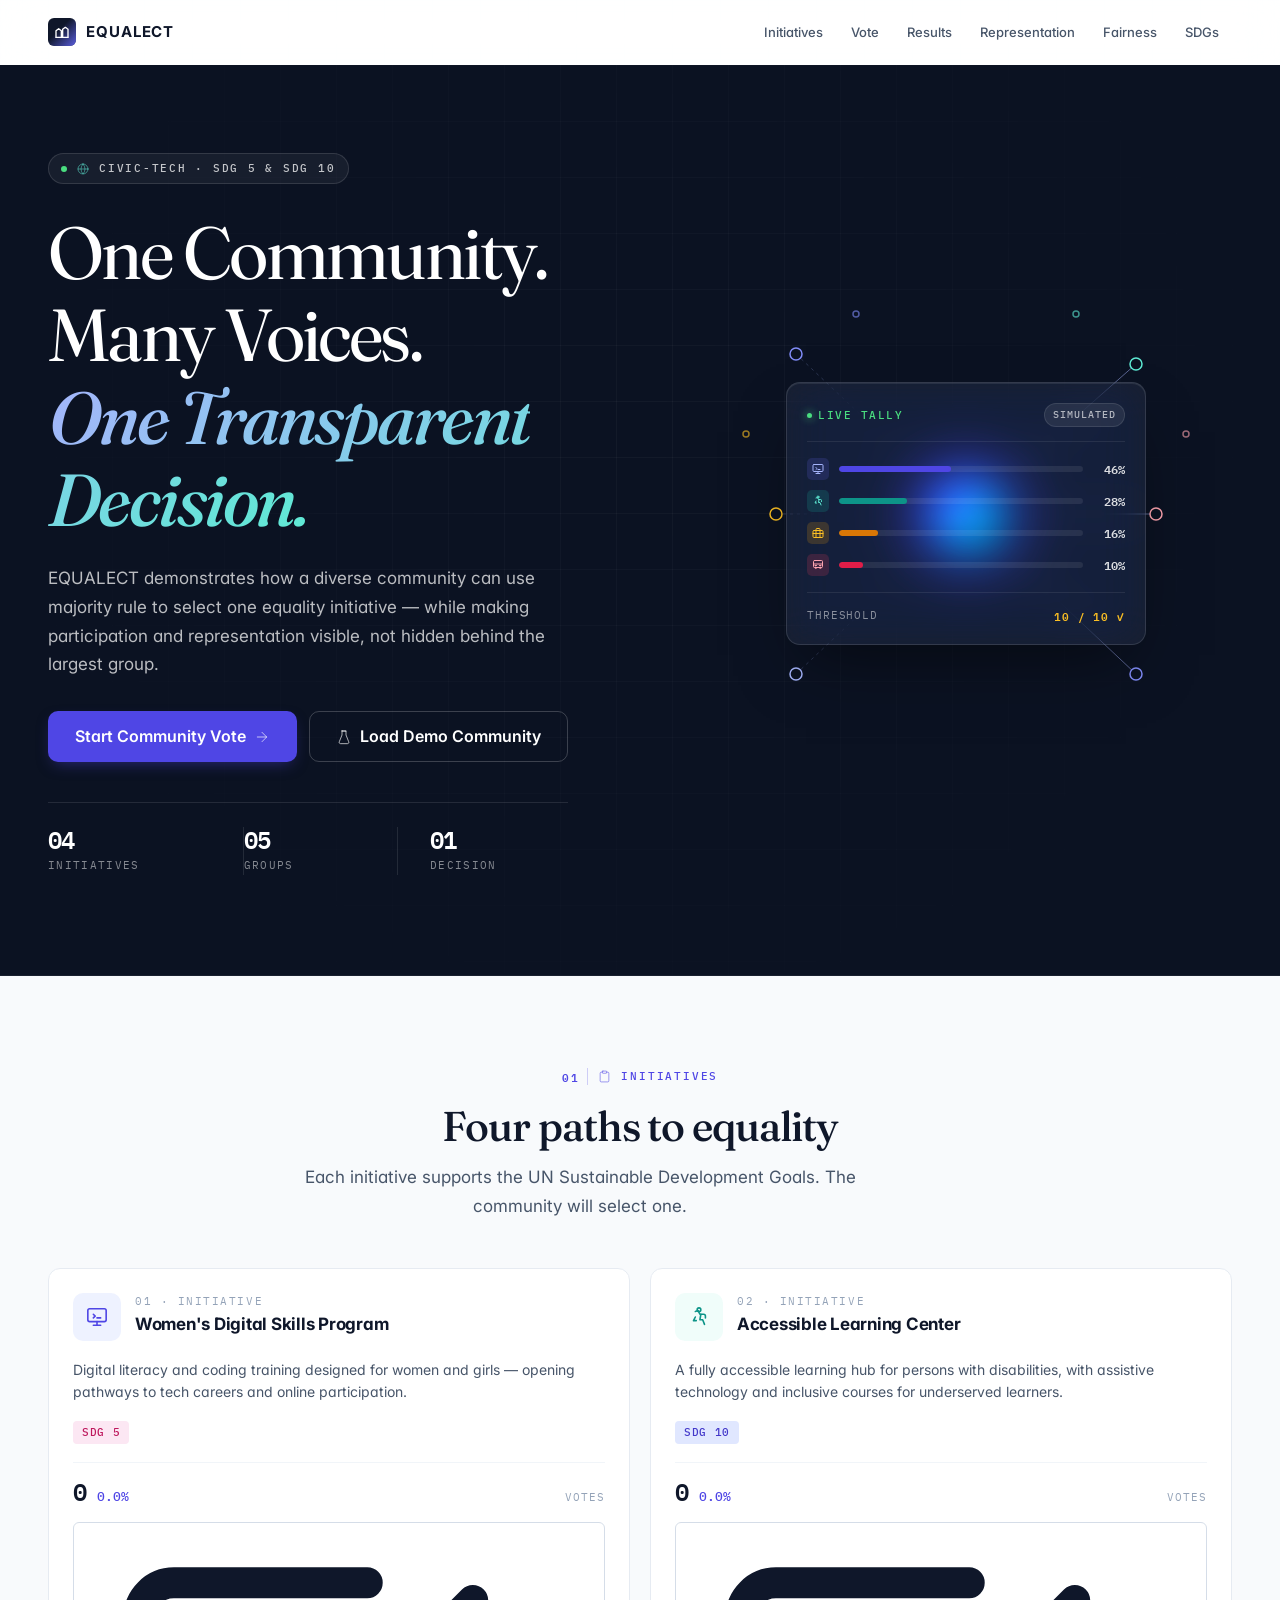
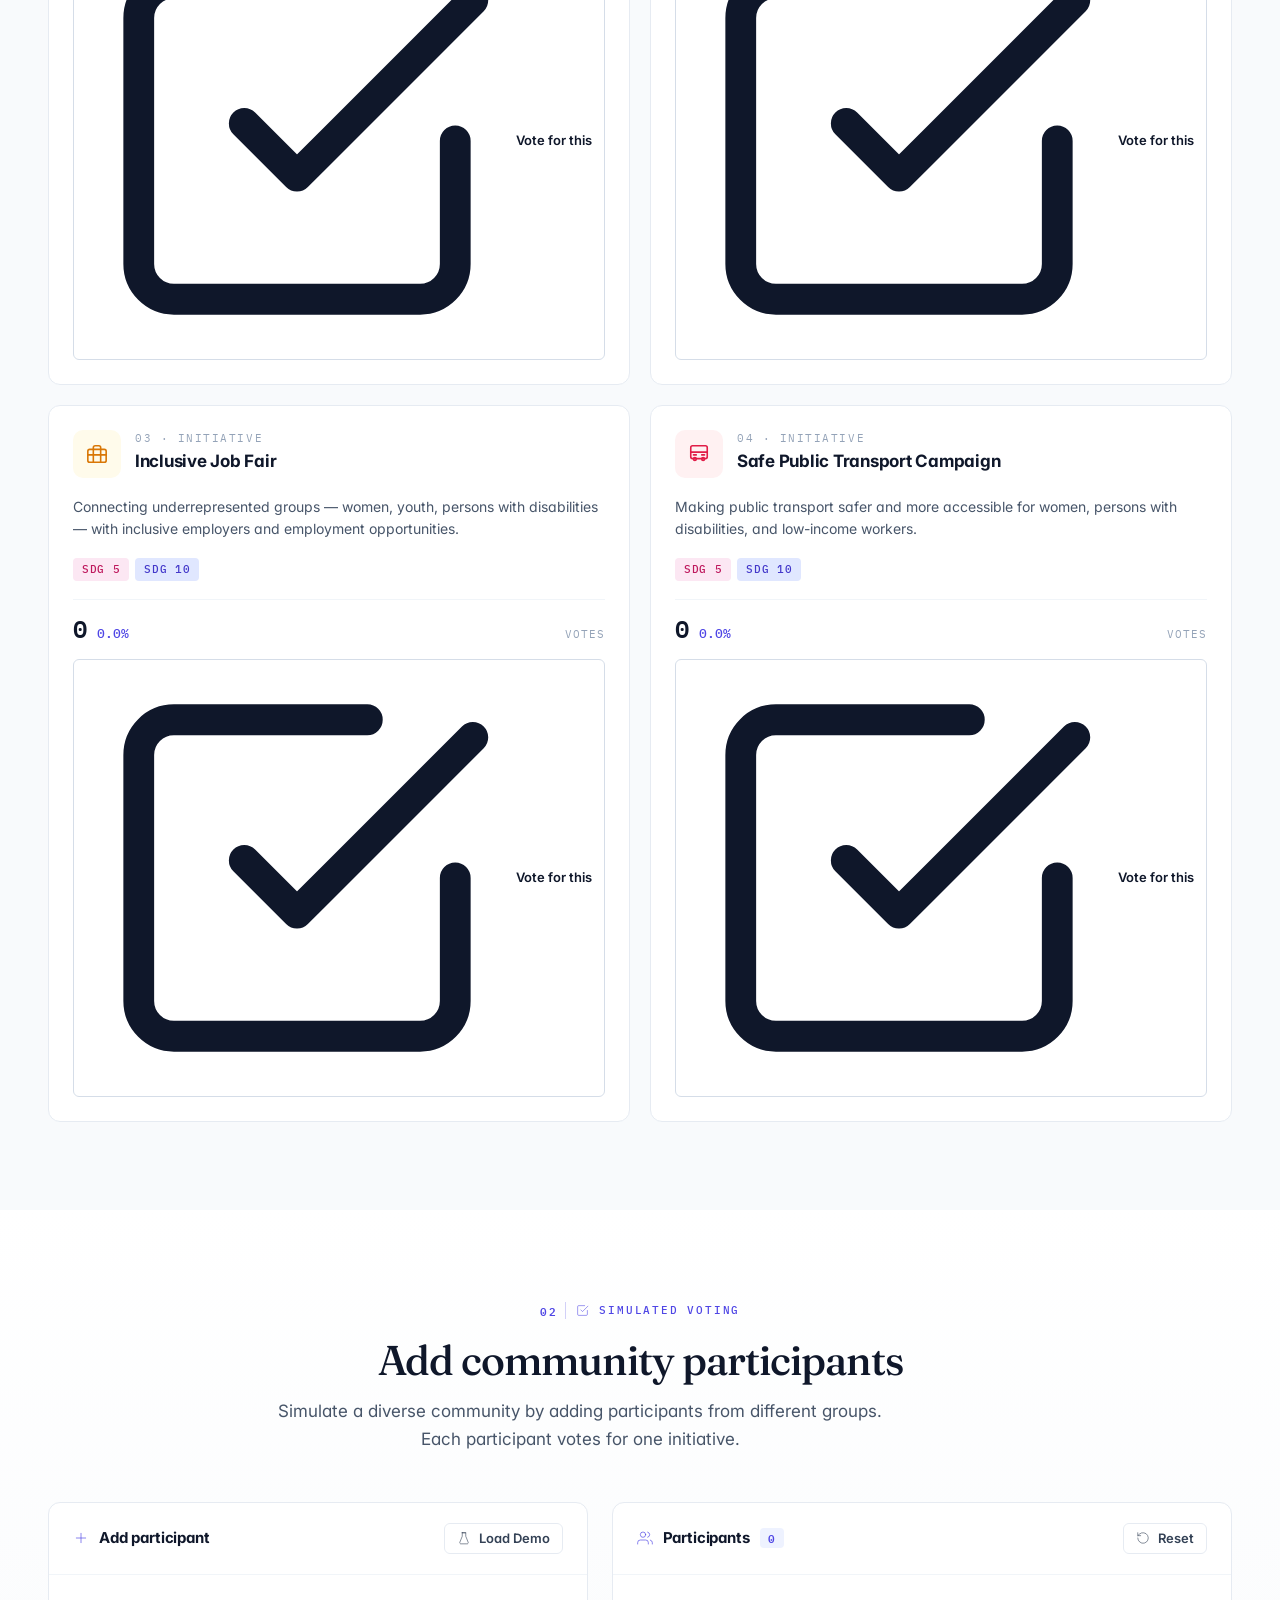
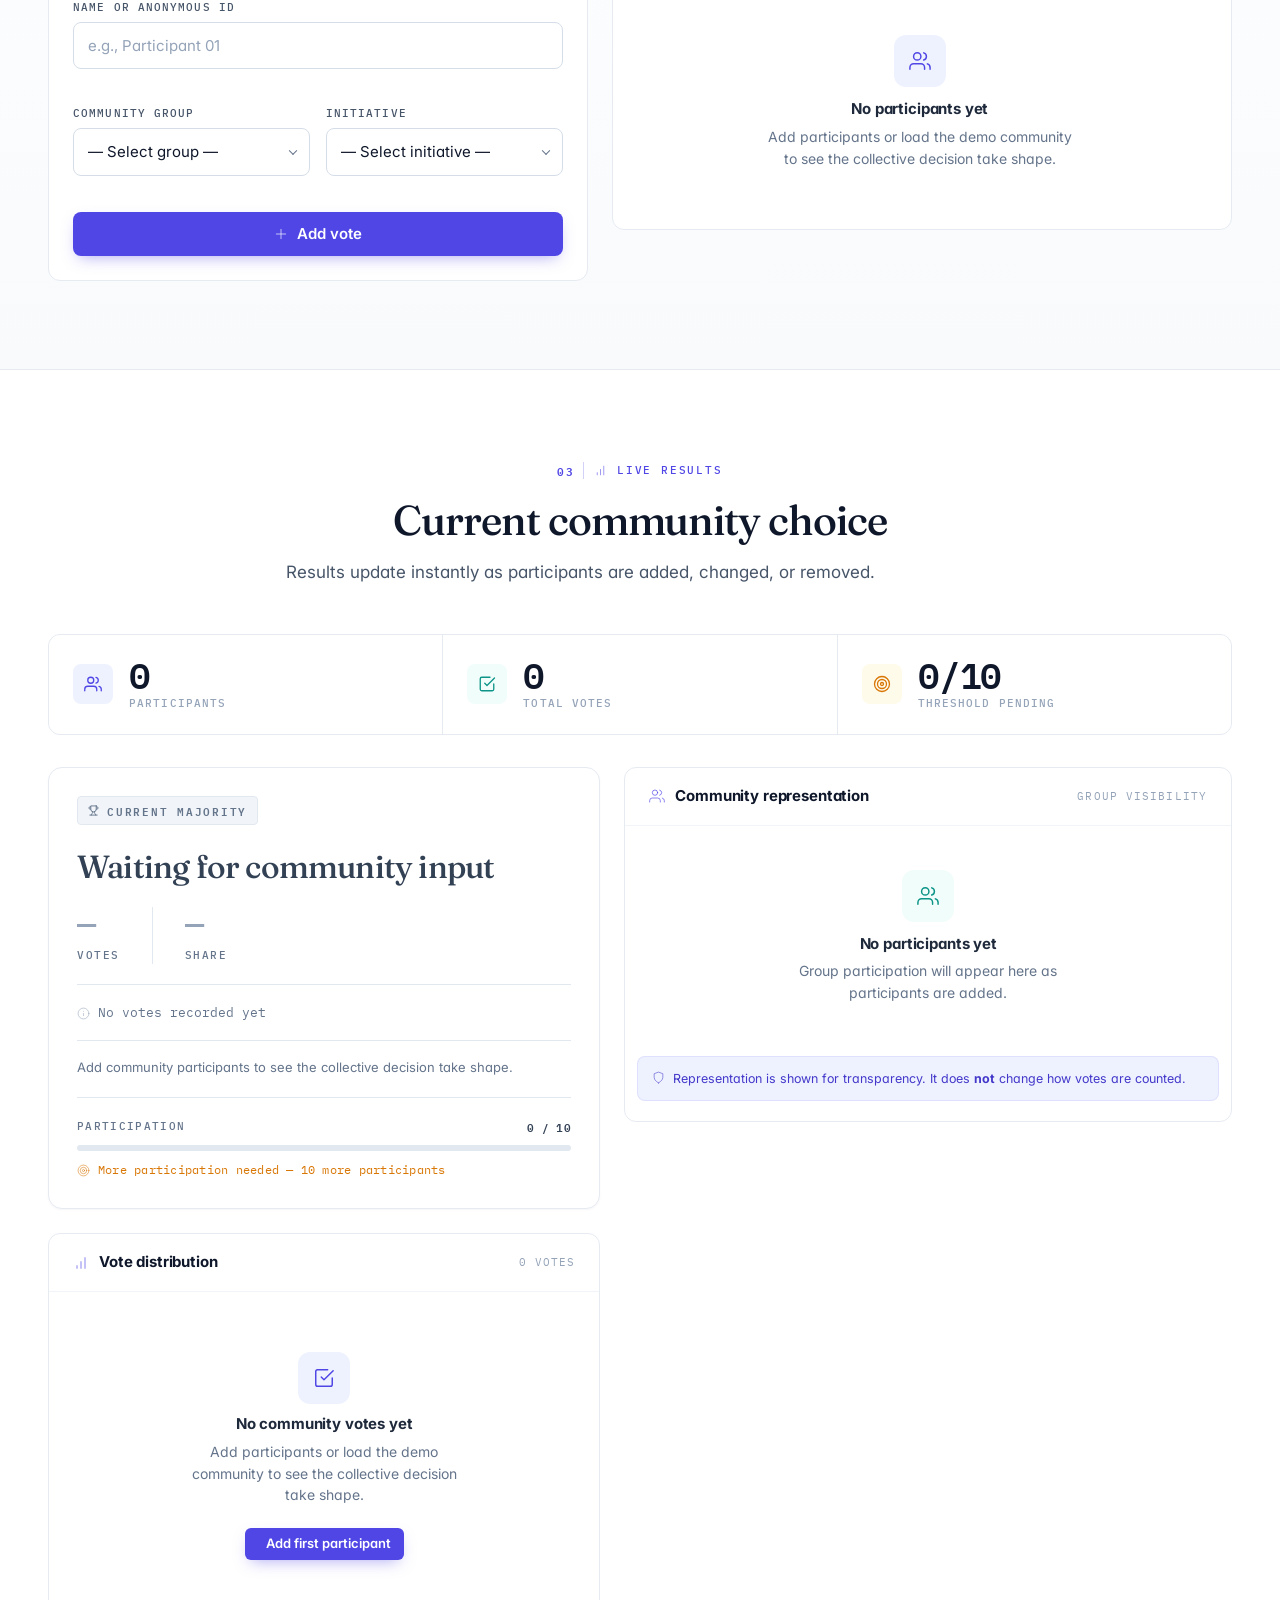
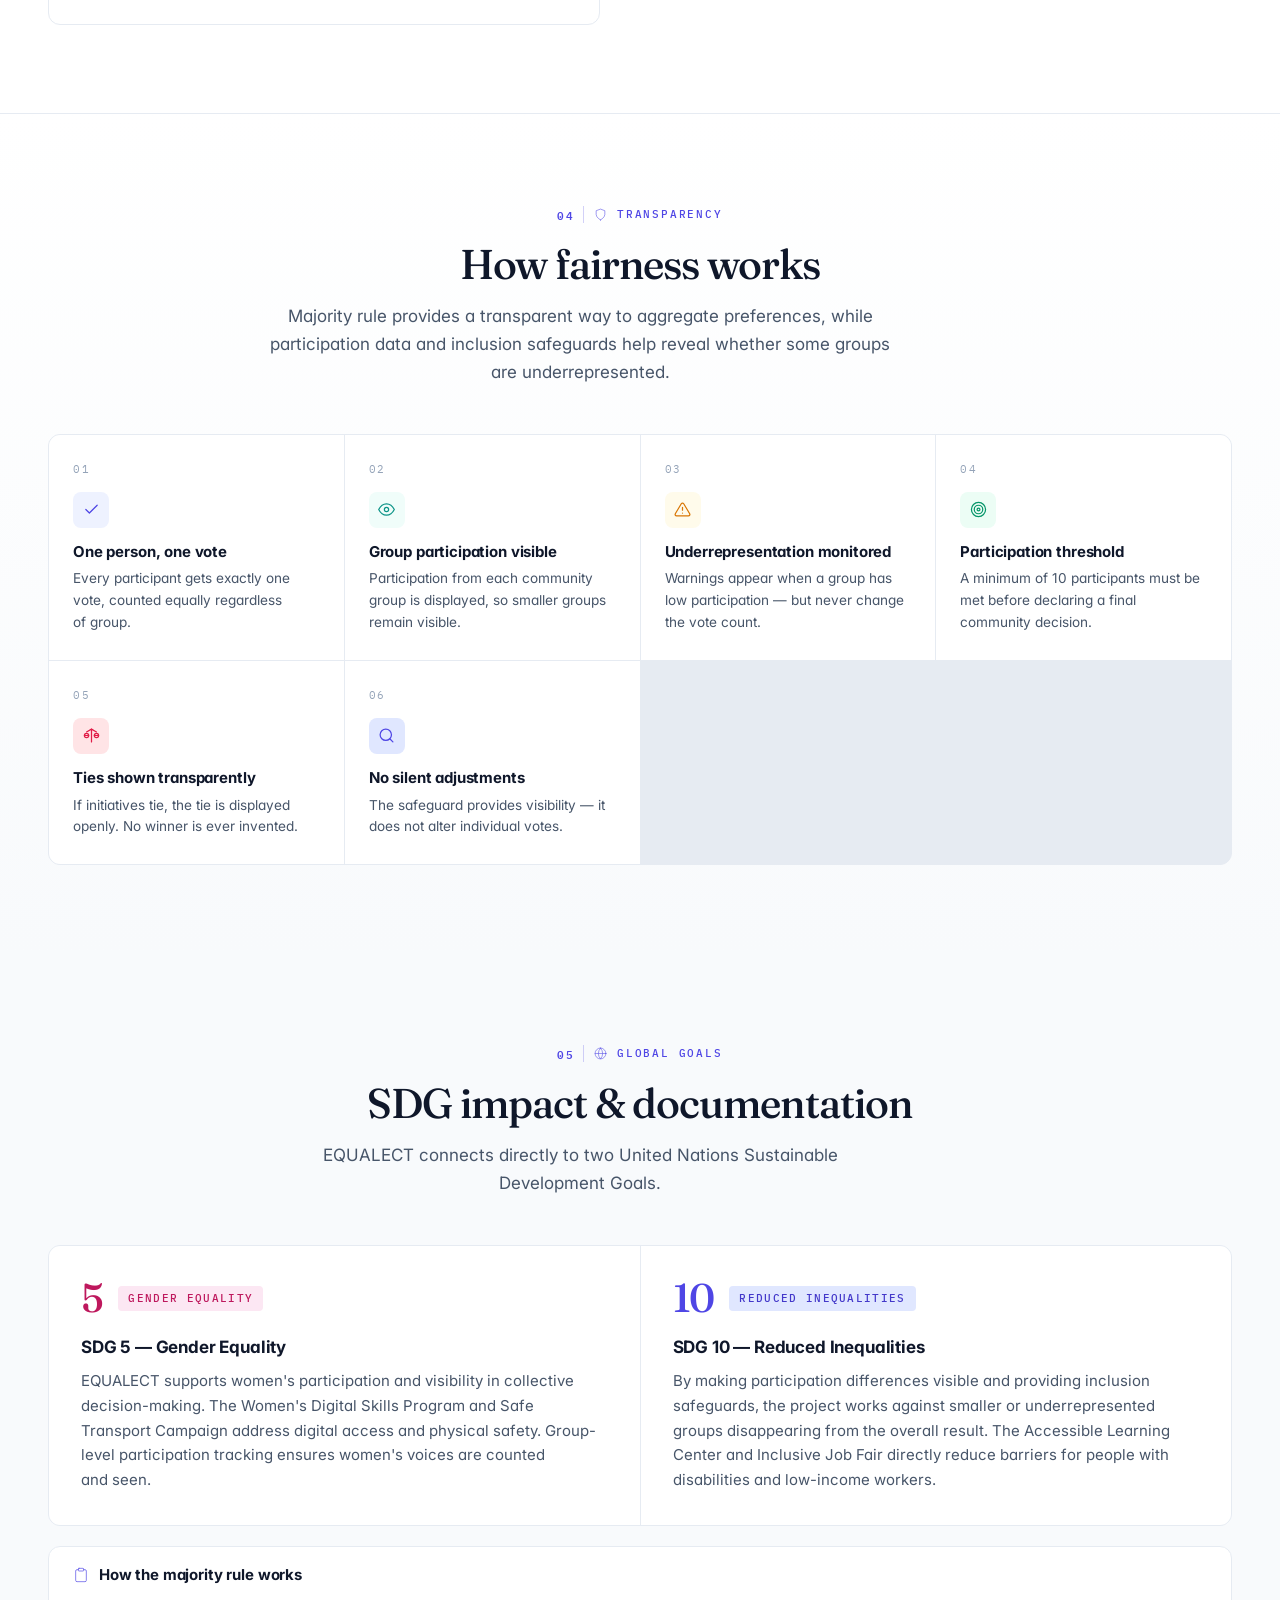
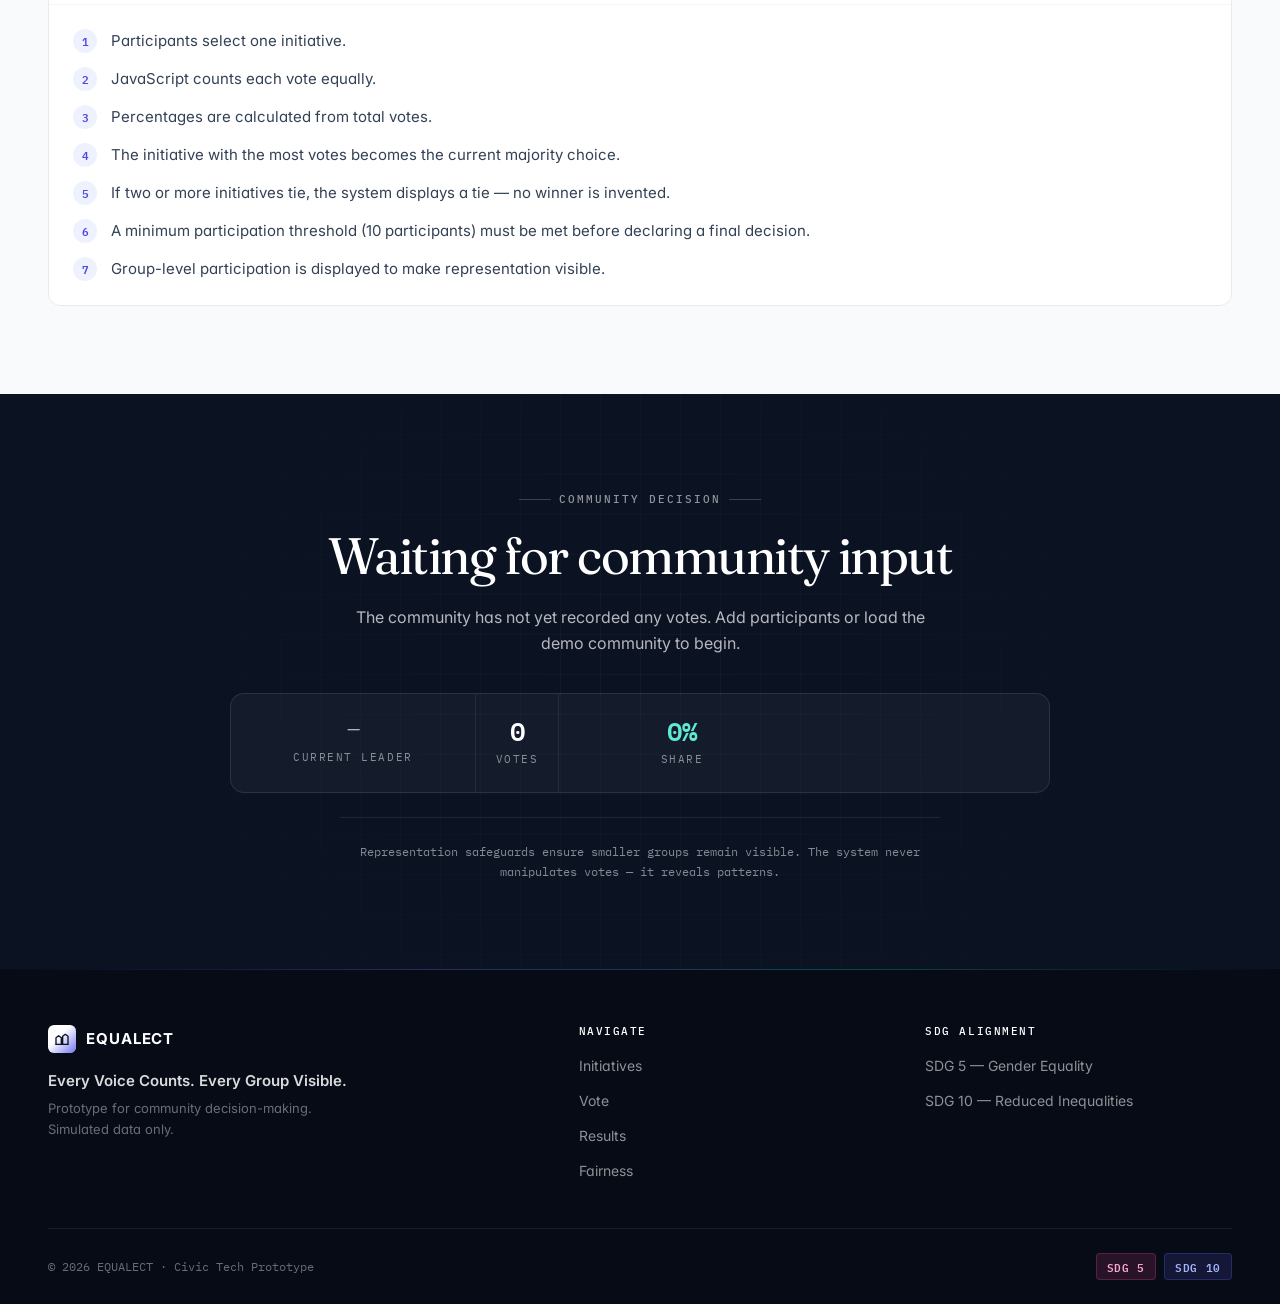
<file: deepseek/3.html>
<!DOCTYPE html>
<html lang="en">
<head>
<meta charset="UTF-8" />
<meta name="viewport" content="width=device-width, initial-scale=1.0" />
<meta name="theme-color" content="#0F172A" />
<title>EQUALECT — Every Voice Counts. Every Group Visible.</title>
<link rel="preconnect" href="https://fonts.googleapis.com" />
<link rel="preconnect" href="https://fonts.gstatic.com" crossorigin />
<link href="https://fonts.googleapis.com/css2?family=Fraunces:opsz,wght@9..144,400;9..144,500;9..144,600;9..144,700&family=Inter:wght@400;500;600;700&family=IBM+Plex+Mono:wght@400;500;600&display=swap" rel="stylesheet" />
<style>
/* ============================================================
   EQUALECT — Civic-tech voting dashboard
   Editorial · data-driven · transparent
   ============================================================ */

*,*::before,*::after{box-sizing:border-box;}
*{margin:0;padding:0;}
html{scroll-behavior:smooth;-webkit-text-size-adjust:100%;scroll-padding-top:80px;}
img,svg{display:block;max-width:100%;}
button,input,select,textarea{font:inherit;color:inherit;}
button{background:none;border:none;cursor:pointer;}
ul,ol{list-style:none;}
a{color:inherit;text-decoration:none;}

:root{
  --navy-950:#060b16;
  --navy-900:#0b1222;
  --navy-800:#0F172A;
  --navy-700:#1c2740;
  --navy-600:#2a3854;
  --navy-500:#3d4d6d;

  --indigo-700:#4338ca;
  --indigo-600:#4F46E5;
  --indigo-500:#6366f1;
  --indigo-400:#818cf8;
  --indigo-100:#e0e7ff;
  --indigo-50:#eef2ff;

  --teal-700:#0f766e;
  --teal-600:#0d9488;
  --teal-500:#14B8A6;
  --teal-100:#ccfbf1;
  --teal-50:#f0fdfa;

  --amber-700:#b45309;
  --amber-600:#d97706;
  --amber-500:#F59E0B;
  --amber-100:#fef3c7;
  --amber-50:#fffbeb;

  --rose-600:#e11d48;
  --rose-500:#f43f5e;
  --rose-100:#ffe4e6;

  --green-700:#047857;
  --green-600:#059669;
  --green-500:#10B981;
  --green-100:#d1fae5;
  --green-50:#ecfdf5;

  --red-600:#dc2626;
  --red-500:#EF4444;
  --red-100:#fee2e2;

  --n-0:#ffffff;
  --n-25:#fcfdff;
  --n-50:#F8FAFC;
  --n-100:#f1f5f9;
  --n-150:#eaeff5;
  --n-200:#e2e8f0;
  --n-300:#cbd5e1;
  --n-400:#94a3b8;
  --n-500:#64748b;
  --n-600:#475569;
  --n-700:#334155;
  --n-800:#1e293b;
  --n-900:#0f172a;

  --bg:var(--n-50);
  --surface:#ffffff;
  --border:#e6ebf2;
  --border-2:#d5dde8;
  --border-3:#b8c4d4;

  --text:#0F172A;
  --text-mute:#475569;
  --text-soft:#64748b;
  --text-faint:#94a3b8;

  --s-1:4px;--s-2:8px;--s-3:12px;--s-4:16px;--s-5:20px;--s-6:24px;
  --s-7:32px;--s-8:40px;--s-9:48px;--s-10:64px;--s-11:88px;

  --r-xs:4px;--r-sm:8px;--r-md:12px;--r-lg:16px;--r-xl:20px;--r-2xl:28px;--r-full:999px;

  --sh-1:0 1px 2px rgba(15,23,42,.04);
  --sh-2:0 4px 14px -6px rgba(15,23,42,.08),0 2px 4px -2px rgba(15,23,42,.04);
  --sh-3:0 12px 32px -12px rgba(15,23,42,.14),0 4px 8px -4px rgba(15,23,42,.05);
  --sh-4:0 24px 56px -20px rgba(15,23,42,.22),0 8px 16px -8px rgba(15,23,42,.08);

  --ease:cubic-bezier(.22,1,.36,1);
  --t-fast:160ms var(--ease);
  --t-med:280ms var(--ease);
  --t-slow:480ms var(--ease);

  --font-display:'Fraunces','Iowan Old Style',Georgia,'Times New Roman',serif;
  --font-sans:'Inter',-apple-system,BlinkMacSystemFont,'Segoe UI',Roboto,Helvetica,Arial,sans-serif;
  --font-mono:'IBM Plex Mono','SFMono-Regular',Menlo,Consolas,monospace;

  --fs-hero:clamp(2.6rem,6vw,4.6rem);
  --fs-h2:clamp(1.85rem,3.6vw,2.6rem);
  --fs-h3:clamp(1.1rem,1.6vw,1.3rem);
  --fs-body:1rem;
  --fs-small:.875rem;
  --fs-label:.7rem;
  --fs-stat:clamp(1.9rem,2.8vw,2.5rem);

  --container:1240px;
  --nav-h:64px;
}

body{
  font-family:var(--font-sans);
  font-size:var(--fs-body);
  background:var(--bg);
  color:var(--text);
  line-height:1.55;
  -webkit-font-smoothing:antialiased;
  -moz-osx-font-smoothing:grayscale;
  overflow-x:hidden;
  font-feature-settings:'ss01','cv11';
}

/* Subtle grid background */
body::before{
  content:'';
  position:fixed;inset:0;
  background-image:
    linear-gradient(rgba(15,23,42,.018) 1px,transparent 1px),
    linear-gradient(90deg,rgba(15,23,42,.018) 1px,transparent 1px);
  background-size:48px 48px;
  pointer-events:none;z-index:0;
}

h1,h2,h3,h4{
  font-family:var(--font-display);
  font-weight:500;
  line-height:1.12;
  color:var(--navy-800);
  letter-spacing:-.025em;
  text-wrap:balance;
}
h1{font-size:var(--fs-hero);font-weight:400;letter-spacing:-.035em;}
h2{font-size:var(--fs-h2);font-weight:500;}
h3{font-size:var(--fs-h3);font-weight:600;}
h4{font-size:1rem;font-weight:600;}

p{color:var(--text-mute);text-wrap:pretty;}

::selection{background:var(--indigo-400);color:#fff;}
:focus{outline:none;}
:focus-visible{outline:2px solid var(--indigo-600);outline-offset:3px;border-radius:6px;}

.icon{width:1em;height:1em;display:inline-block;vertical-align:middle;flex-shrink:0;}

/* ===================== LAYOUT ===================== */
.container{max-width:var(--container);margin:0 auto;padding:0 28px;position:relative;z-index:1;}
.section{padding:var(--s-11) 0;position:relative;}
.section-alt{background:linear-gradient(180deg,#ffffff 0%,var(--n-50) 100%);}

.section-header{max-width:760px;margin:0 auto var(--s-9);text-align:center;}
.section-header.left{text-align:left;margin-left:0;}

.section-label{
  display:inline-flex;align-items:center;gap:10px;
  font-family:var(--font-mono);
  font-size:var(--fs-label);
  font-weight:500;
  letter-spacing:.16em;
  text-transform:uppercase;
  color:var(--indigo-600);
  margin-bottom:18px;
}
.section-label .num{
  font-family:var(--font-mono);
  font-weight:600;
  color:var(--indigo-600);
  padding-right:8px;
  border-right:1px solid rgba(79,70,229,.25);
}
.section-label .icon{width:13px;height:13px;color:var(--indigo-600);}

.section-header p{font-size:1.0625rem;margin-top:14px;line-height:1.65;max-width:640px;}
.section-header.left p{margin-left:0;}

/* ===================== REVEAL ===================== */
.reveal{opacity:0;transform:translateY(18px);transition:opacity .65s var(--ease),transform .65s var(--ease);}
.reveal.is-visible{opacity:1;transform:translateY(0);}
.reveal-stagger > *{opacity:0;transform:translateY(16px);transition:opacity .55s var(--ease),transform .55s var(--ease);}
.reveal-stagger.is-visible > *{opacity:1;transform:translateY(0);}
.reveal-stagger.is-visible > *:nth-child(1){transition-delay:.02s;}
.reveal-stagger.is-visible > *:nth-child(2){transition-delay:.08s;}
.reveal-stagger.is-visible > *:nth-child(3){transition-delay:.14s;}
.reveal-stagger.is-visible > *:nth-child(4){transition-delay:.20s;}
.reveal-stagger.is-visible > *:nth-child(5){transition-delay:.26s;}
.reveal-stagger.is-visible > *:nth-child(6){transition-delay:.32s;}

/* ===================== BUTTONS ===================== */
.btn{
  position:relative;display:inline-flex;align-items:center;justify-content:center;
  gap:8px;padding:12px 20px;font-size:.9375rem;font-weight:600;
  font-family:var(--font-sans);
  border-radius:8px;cursor:pointer;
  transition:transform var(--t-fast),box-shadow var(--t-med),background var(--t-med),color var(--t-med),border-color var(--t-med);
  white-space:nowrap;user-select:none;line-height:1.2;
  border:1px solid transparent;
}
.btn .icon{width:16px;height:16px;}
.btn:focus-visible{outline:2px solid var(--indigo-600);outline-offset:3px;}
.btn-lg{padding:15px 26px;font-size:1rem;border-radius:10px;}
.btn-sm{padding:7px 12px;font-size:.8125rem;border-radius:6px;}
.btn-sm .icon{width:14px;height:14px;}
.btn-block{width:100%;}
.btn-arrow{transition:transform var(--t-med);}
.btn-primary:hover .btn-arrow{transform:translateX(3px);}

.btn-primary{
  background:var(--navy-800);color:#fff;
  box-shadow:0 6px 16px -6px rgba(15,23,42,.4),inset 0 1px 0 rgba(255,255,255,.1);
}
.btn-primary:hover{transform:translateY(-1px);background:var(--navy-700);box-shadow:0 10px 22px -8px rgba(15,23,42,.5);}

.btn-accent{
  background:var(--indigo-600);color:#fff;
  box-shadow:0 6px 16px -6px rgba(79,70,229,.5);
}
.btn-accent:hover{transform:translateY(-1px);background:var(--indigo-700);}

.btn-outline{background:#fff;color:var(--navy-800);border-color:var(--border-2);}
.btn-outline:hover{background:var(--n-50);border-color:var(--navy-800);transform:translateY(-1px);}

.btn-ghost{background:transparent;color:var(--n-700);border-color:var(--border);}
.btn-ghost:hover{background:var(--n-50);border-color:var(--border-2);color:var(--navy-800);}

.btn-danger{background:var(--red-600);color:#fff;}
.btn-danger:hover{background:#b91c1c;transform:translateY(-1px);}

/* ===================== NAVBAR ===================== */
.navbar{
  position:sticky;top:0;z-index:100;
  background:rgba(255,255,255,.9);
  backdrop-filter:blur(20px) saturate(180%);
  -webkit-backdrop-filter:blur(20px) saturate(180%);
  border-bottom:1px solid transparent;
  transition:box-shadow var(--t-med),background var(--t-med),border-color var(--t-med);
}
.navbar.scrolled{
  box-shadow:0 1px 0 var(--border),0 4px 20px -8px rgba(15,23,42,.06);
  background:rgba(255,255,255,.96);
  border-bottom-color:var(--border);
}
.nav-inner{display:flex;align-items:center;justify-content:space-between;height:var(--nav-h);}
.logo{display:flex;align-items:center;gap:10px;font-family:var(--font-sans);font-weight:700;font-size:.9375rem;color:var(--navy-800);letter-spacing:.04em;}
.logo-mark{
  width:28px;height:28px;border-radius:6px;
  background:var(--navy-800);
  display:flex;align-items:center;justify-content:center;
  position:relative;overflow:hidden;
}
.logo-mark::before{
  content:'';
  position:absolute;inset:0;
  background:linear-gradient(135deg,transparent 40%,rgba(99,102,241,.9) 100%);
}
.logo-mark svg{width:16px;height:16px;color:#fff;position:relative;z-index:1;}
.logo-text{letter-spacing:.06em;}

.nav-links{display:flex;gap:2px;}
.nav-links a{
  display:block;padding:7px 13px;font-size:.8125rem;font-weight:500;
  color:var(--text-mute);border-radius:6px;transition:all var(--t-fast);
  position:relative;
}
.nav-links a:hover{color:var(--navy-800);background:var(--n-100);}
.nav-links a.active{color:var(--navy-800);background:var(--n-100);}
.nav-links a.active::before{
  content:'';position:absolute;left:13px;right:13px;bottom:2px;height:1.5px;
  background:var(--indigo-600);border-radius:2px;
}

.nav-toggle{display:none;padding:8px;border-radius:6px;}
.nav-toggle-bar{display:block;width:20px;height:1.5px;background:var(--navy-800);border-radius:2px;margin:4px 0;transition:all var(--t-med);}
.nav-toggle[aria-expanded="true"] .nav-toggle-bar:nth-child(1){transform:translateY(5.5px) rotate(45deg);}
.nav-toggle[aria-expanded="true"] .nav-toggle-bar:nth-child(2){opacity:0;}
.nav-toggle[aria-expanded="true"] .nav-toggle-bar:nth-child(3){transform:translateY(-5.5px) rotate(-45deg);}

@media(max-width:880px){
  .nav-toggle{display:block;}
  .nav-links{
    display:none;position:absolute;top:var(--nav-h);left:0;right:0;
    background:#fff;flex-direction:column;padding:12px;gap:2px;
    border-bottom:1px solid var(--border);box-shadow:var(--sh-3);
  }
  .nav-links.open{display:flex;}
  .nav-links a{padding:12px 14px;font-size:.9375rem;}
  .nav-links a.active::before{left:14px;right:14px;}
}

/* ===================== HERO ===================== */
.hero{
  position:relative;
  background:var(--navy-900);
  color:#fff;padding:88px 0 100px;
  overflow:hidden;isolation:isolate;
  border-bottom:1px solid rgba(255,255,255,.06);
}
.hero::before{
  content:'';
  position:absolute;inset:0;
  background-image:
    linear-gradient(rgba(255,255,255,.035) 1px,transparent 1px),
    linear-gradient(90deg,rgba(255,255,255,.035) 1px,transparent 1px);
  background-size:56px 56px;
  mask-image:radial-gradient(circle at 50% 40%,#000 0%,transparent 80%);
  -webkit-mask-image:radial-gradient(circle at 50% 40%,#000 0%,transparent 80%);
  pointer-events:none;z-index:0;
}
.hero-grid{position:relative;z-index:1;display:grid;grid-template-columns:1.05fr .95fr;gap:64px;align-items:center;}

.hero-eyebrow{
  display:inline-flex;align-items:center;gap:10px;
  padding:6px 12px;border-radius:var(--r-full);
  background:rgba(255,255,255,.05);
  border:1px solid rgba(255,255,255,.12);
  font-family:var(--font-mono);font-size:.6875rem;font-weight:500;
  letter-spacing:.16em;text-transform:uppercase;
  color:rgba(255,255,255,.75);margin-bottom:28px;
}
.hero-eyebrow .icon{width:12px;height:12px;color:#5eead4;}
.pulse-dot{width:6px;height:6px;border-radius:50%;background:#4ade80;box-shadow:0 0 0 0 rgba(74,222,128,.6);animation:pulse 2.4s infinite;}
@keyframes pulse{0%{box-shadow:0 0 0 0 rgba(74,222,128,.7);}70%{box-shadow:0 0 0 8px rgba(74,222,128,0);}100%{box-shadow:0 0 0 0 rgba(74,222,128,0);}}

.hero-title{color:#fff;margin-bottom:22px;}
.hero-title .line{display:block;}
.hero-title .accent{
  font-style:italic;font-weight:500;
  background:linear-gradient(135deg,#a5b4fc 0%,#5eead4 100%);
  -webkit-background-clip:text;-webkit-text-fill-color:transparent;background-clip:text;
}
.hero-lede{
  color:rgba(255,255,255,.72);
  font-size:1.0625rem;max-width:540px;
  margin-bottom:32px;line-height:1.7;
}
.hero-actions{display:flex;gap:12px;flex-wrap:wrap;margin-bottom:40px;}

.hero-stats{
  display:grid;grid-template-columns:repeat(3,auto);
  gap:0;
  border-top:1px solid rgba(255,255,255,.1);
  padding-top:24px;
  max-width:520px;
}
.hero-stat{padding-right:32px;border-right:1px solid rgba(255,255,255,.1);}
.hero-stat:last-child{border-right:none;padding-right:0;padding-left:32px;}
.hero-stat:first-child{padding-left:0;}
.hero-stat-value{
  font-family:var(--font-mono);font-size:1.5rem;font-weight:600;
  color:#fff;line-height:1;letter-spacing:-.03em;
}
.hero-stat-label{
  font-family:var(--font-mono);font-size:.6875rem;
  letter-spacing:.12em;text-transform:uppercase;
  color:rgba(255,255,255,.5);margin-top:6px;
}

/* Hero network visual */
.hero-visual{position:relative;height:480px;display:flex;align-items:center;justify-content:center;}
.hero-network{position:absolute;inset:0;}
.hero-network svg{width:100%;height:100%;overflow:visible;}
.net-line{stroke:rgba(165,180,252,.22);stroke-width:1;stroke-dasharray:3 4;fill:none;}
.net-line.active{stroke:rgba(165,180,252,.5);stroke-dasharray:none;animation:dashFlow 6s linear infinite;}
@keyframes dashFlow{to{stroke-dashoffset:-100;}}
.net-node{fill:#0b1222;stroke-width:1.5;}
.net-node-a{stroke:#818cf8;}
.net-node-b{stroke:#5eead4;}
.net-node-c{stroke:#fbbf24;}
.net-node-d{stroke:#fda4af;}
.net-node-e{stroke:#a5b4fc;}
.net-node-pulse{animation:nodePulse 4s ease-in-out infinite;}
@keyframes nodePulse{0%,100%{opacity:.9;}50%{opacity:.4;}}
.net-core{fill:url(#coreGrad);}
.net-core-glow{fill:#4F46E5;opacity:.35;filter:blur(20px);}

.hero-card{
  position:relative;z-index:2;
  width:100%;max-width:360px;
  background:rgba(255,255,255,.06);
  border:1px solid rgba(255,255,255,.12);
  border-radius:14px;padding:20px;
  backdrop-filter:blur(20px) saturate(180%);
  -webkit-backdrop-filter:blur(20px) saturate(180%);
  box-shadow:0 30px 60px -20px rgba(0,0,0,.5),inset 0 1px 0 rgba(255,255,255,.08);
  animation:floatY 8s ease-in-out infinite;
}
@keyframes floatY{0%,100%{transform:translateY(0);}50%{transform:translateY(-6px);}}

.hero-card-head{display:flex;justify-content:space-between;align-items:center;margin-bottom:16px;padding-bottom:14px;border-bottom:1px solid rgba(255,255,255,.08);}
.hero-card-head .live{
  display:inline-flex;align-items:center;gap:6px;
  font-family:var(--font-mono);font-size:.6875rem;font-weight:500;
  letter-spacing:.14em;color:#4ade80;text-transform:uppercase;
}
.hero-card-head .live-dot{width:5px;height:5px;border-radius:50%;background:#4ade80;box-shadow:0 0 8px #4ade80;}
.hero-card-head .pill{
  font-family:var(--font-mono);font-size:.625rem;font-weight:500;
  padding:3px 8px;border-radius:var(--r-full);
  background:rgba(255,255,255,.08);color:rgba(255,255,255,.65);
  border:1px solid rgba(255,255,255,.1);letter-spacing:.1em;
}

.hero-card-row{display:grid;grid-template-columns:22px 1fr auto;gap:10px;align-items:center;margin-bottom:10px;}
.hero-card-row .row-icon{
  width:22px;height:22px;border-radius:5px;
  display:flex;align-items:center;justify-content:center;
}
.hero-card-row .row-icon svg{width:12px;height:12px;}
.hero-card-row .row-track{height:6px;background:rgba(255,255,255,.08);border-radius:99px;overflow:hidden;}
.hero-card-row .row-fill{height:100%;border-radius:99px;animation:barIn 1.4s var(--ease) both;}
@keyframes barIn{from{width:0 !important;}}
.hero-card-row .row-pct{
  font-family:var(--font-mono);font-size:.75rem;font-weight:600;
  color:rgba(255,255,255,.85);min-width:32px;text-align:right;
}

.hero-card-foot{
  display:flex;justify-content:space-between;align-items:center;
  margin-top:16px;padding-top:14px;border-top:1px solid rgba(255,255,255,.08);
  font-family:var(--font-mono);font-size:.6875rem;
  letter-spacing:.08em;color:rgba(255,255,255,.5);
}
.hero-card-foot strong{color:#fbbf24;font-weight:600;}

@media(max-width:980px){
  .hero{padding:64px 0 72px;}
  .hero-grid{grid-template-columns:1fr;gap:52px;}
  .hero-visual{height:400px;order:-1;}
  .hero-stats{grid-template-columns:1fr;gap:16px;max-width:none;}
  .hero-stat{padding-right:0;border-right:none;padding-left:0 !important;border-bottom:1px solid rgba(255,255,255,.08);padding-bottom:16px;}
  .hero-stat:last-child{border-bottom:none;padding-bottom:0;}
}

/* ===================== INITIATIVES ===================== */
.initiative-grid{
  display:grid;
  grid-template-columns:repeat(12,1fr);
  gap:20px;
}
.initiative-card{
  grid-column:span 3;
  position:relative;background:var(--surface);
  border-radius:12px;padding:24px;
  border:1px solid var(--border);
  transition:all var(--t-med);
  display:flex;flex-direction:column;
  overflow:hidden;
}
.initiative-card:nth-child(1){grid-column:span 6;}
.initiative-card:nth-child(2){grid-column:span 6;}
.initiative-card:nth-child(3){grid-column:span 6;}
.initiative-card:nth-child(4){grid-column:span 6;}
@media(max-width:880px){
  .initiative-card,
  .initiative-card:nth-child(n){grid-column:span 12;}
}

.initiative-card::before{
  content:'';position:absolute;top:0;left:0;right:0;height:2px;
  background:var(--card-accent,var(--indigo-600));
  transform:scaleX(0);transform-origin:left;
  transition:transform var(--t-slow);
}
.initiative-card:hover::before,.initiative-card:focus-within::before{transform:scaleX(1);}
.initiative-card:hover{transform:translateY(-3px);border-color:var(--border-2);box-shadow:var(--sh-3);}
.initiative-card.is-leading{
  border-color:rgba(79,70,229,.35);
  box-shadow:0 16px 40px -16px rgba(79,70,229,.24),0 0 0 1px rgba(79,70,229,.1);
}
.initiative-card.is-leading::before{transform:scaleX(1);}

.initiative-head{display:flex;align-items:flex-start;gap:14px;margin-bottom:18px;}
.initiative-icon{
  width:48px;height:48px;border-radius:10px;
  display:flex;align-items:center;justify-content:center;
  background:var(--icon-bg,#eef2ff);
  color:var(--card-accent,var(--indigo-600));
  flex-shrink:0;
  transition:transform var(--t-med);
}
.initiative-icon svg{width:22px;height:22px;stroke-width:1.75;}
.initiative-card:hover .initiative-icon{transform:scale(1.06) rotate(-2deg);}

.initiative-meta{flex:1;min-width:0;}
.initiative-meta .idx{
  font-family:var(--font-mono);font-size:.6875rem;
  color:var(--text-faint);letter-spacing:.14em;
  text-transform:uppercase;margin-bottom:4px;
}
.initiative-card h3{
  font-family:var(--font-sans);
  font-size:1.0625rem;font-weight:700;
  letter-spacing:-.015em;line-height:1.25;
  color:var(--navy-800);margin-bottom:0;
}

.initiative-desc{
  font-size:.875rem;line-height:1.6;flex:1;
  margin-bottom:18px;color:var(--text-mute);
}

.sdg-badges{display:flex;gap:6px;flex-wrap:wrap;margin-bottom:18px;}
.sdg-badge{
  display:inline-flex;align-items:center;gap:5px;
  padding:3px 9px;border-radius:4px;
  font-family:var(--font-mono);font-size:.6875rem;font-weight:500;
  letter-spacing:.06em;
}
.sdg-badge svg{width:10px;height:10px;}
.sdg-5{background:#fce7f3;color:#be185d;}
.sdg-10{background:var(--indigo-100);color:#4338ca;}

.initiative-stats{
  display:flex;align-items:baseline;gap:10px;
  margin-bottom:14px;padding-top:16px;
  border-top:1px solid var(--n-100);
}
.initiative-count{
  font-family:var(--font-mono);font-size:1.5rem;font-weight:600;
  color:var(--navy-800);line-height:1;
  letter-spacing:-.02em;
}
.initiative-card.is-leading .initiative-count{color:var(--indigo-600);}
.initiative-pct{
  font-family:var(--font-mono);font-size:.8125rem;font-weight:500;
  color:var(--indigo-600);
}
.initiative-label{
  font-family:var(--font-mono);font-size:.6875rem;
  color:var(--text-faint);letter-spacing:.1em;
  text-transform:uppercase;margin-left:auto;
}

.initiative-card .btn{width:100%;}

/* ===================== VOTING ===================== */
.voting-grid{display:grid;grid-template-columns:1fr 1.15fr;gap:24px;align-items:start;}
@media(max-width:900px){.voting-grid{grid-template-columns:1fr;}}

.panel{
  background:var(--surface);border-radius:12px;
  border:1px solid var(--border);overflow:hidden;
}
.panel-header{
  padding:20px 24px;border-bottom:1px solid var(--n-100);
  display:flex;align-items:center;justify-content:space-between;
  gap:12px;flex-wrap:wrap;
}
.panel-header h3{
  font-family:var(--font-sans);
  font-size:.9375rem;font-weight:700;
  letter-spacing:-.01em;display:flex;align-items:center;gap:10px;
}
.panel-header h3 .icon{width:16px;height:16px;color:var(--indigo-600);}
.panel-hint{
  font-family:var(--font-mono);font-size:.6875rem;
  color:var(--text-faint);letter-spacing:.1em;
  text-transform:uppercase;
}
.panel-actions{display:flex;gap:8px;}
.panel-body{padding:24px;}
.panel-body-flush{padding:12px;}
.panel-footnote{
  display:flex;align-items:flex-start;gap:8px;
  margin-top:16px;padding:12px 14px;
  background:var(--indigo-50);border:1px solid rgba(79,70,229,.1);
  border-radius:8px;font-size:.78rem;line-height:1.55;
  color:var(--indigo-700);
}
.panel-footnote .icon{width:13px;height:13px;margin-top:2px;flex-shrink:0;}
.panel-footnote strong{color:var(--indigo-700);font-weight:700;}

.count-badge{
  display:inline-flex;align-items:center;justify-content:center;
  min-width:24px;height:20px;padding:0 7px;border-radius:4px;
  background:var(--indigo-50);color:var(--indigo-600);
  font-family:var(--font-mono);font-weight:600;font-size:.6875rem;
}

/* Form */
.form-group{margin-bottom:16px;}
.form-row{display:grid;grid-template-columns:1fr 1fr;gap:16px;}
@media(max-width:560px){.form-row{grid-template-columns:1fr;}}
.form-group label{
  display:block;font-family:var(--font-mono);
  font-size:.6875rem;font-weight:500;
  letter-spacing:.1em;text-transform:uppercase;
  color:var(--n-600);margin-bottom:6px;
}
.form-group input,.form-group select{
  width:100%;padding:11px 14px;font-size:.9375rem;
  font-family:var(--font-sans);
  border:1px solid var(--border-2);border-radius:8px;
  background:#fff;color:var(--text);
  transition:all var(--t-fast);
}
.form-group input::placeholder{color:var(--n-400);}
.form-group input:hover,.form-group select:hover{border-color:var(--n-400);}
.form-group input:focus,.form-group select:focus{
  outline:none;border-color:var(--indigo-600);
  box-shadow:0 0 0 3px rgba(79,70,229,.12);
}
.form-group input.invalid,.form-group select.invalid{
  border-color:var(--red-500);box-shadow:0 0 0 3px rgba(239,68,68,.1);
}
.select-wrap{position:relative;}
.select-wrap::after{
  content:'';position:absolute;right:14px;top:50%;
  width:6px;height:6px;border-right:1.5px solid var(--n-500);
  border-bottom:1.5px solid var(--n-500);
  transform:translateY(-70%) rotate(45deg);pointer-events:none;
}
.select-wrap select{appearance:none;-webkit-appearance:none;padding-right:36px;cursor:pointer;}
.field-error{
  font-size:.75rem;color:var(--red-600);margin-top:4px;
  min-height:1rem;display:block;font-weight:500;
  animation:errIn .2s;
}
@keyframes errIn{from{opacity:0;transform:translateY(-3px);}to{opacity:1;transform:translateY(0);}}

.demo-banner{
  display:flex;align-items:center;gap:10px;
  padding:10px 14px;background:var(--amber-50);
  border:1px solid #fde68a;border-radius:8px;
  font-size:.8125rem;font-weight:500;color:var(--amber-700);
  margin-bottom:16px;animation:errIn .3s;
}
.demo-banner.hidden{display:none;}
.demo-banner .icon{width:14px;height:14px;flex-shrink:0;}
.demo-banner-close{
  margin-left:auto;color:var(--amber-700);opacity:.6;
  padding:2px 6px;border-radius:4px;font-size:.875rem;
  transition:opacity var(--t-fast);
}
.demo-banner-close:hover{opacity:1;background:rgba(217,119,6,.08);}

/* Participant list */
.participant-list{
  max-height:440px;overflow-y:auto;
  display:flex;flex-direction:column;gap:4px;
  padding-right:4px;
}
.participant-list::-webkit-scrollbar{width:6px;}
.participant-list::-webkit-scrollbar-track{background:transparent;}
.participant-list::-webkit-scrollbar-thumb{background:var(--n-300);border-radius:3px;}
.participant-list::-webkit-scrollbar-thumb:hover{background:var(--n-400);}

.participant-item{
  display:flex;align-items:center;gap:12px;
  padding:10px 12px;background:transparent;
  border-radius:8px;border:1px solid transparent;
  transition:all var(--t-fast);
  animation:itemIn .35s var(--ease);
}
@keyframes itemIn{from{opacity:0;transform:translateY(-6px);}to{opacity:1;transform:translateY(0);}}
.participant-item:hover{background:var(--n-50);border-color:var(--border);}
.participant-item.removing{animation:itemOut .25s forwards;}
@keyframes itemOut{to{opacity:0;transform:translateX(20px);height:0;padding:0;margin:0;}}

.participant-avatar{
  width:34px;height:34px;border-radius:50%;flex-shrink:0;
  display:flex;align-items:center;justify-content:center;
  font-family:var(--font-mono);font-size:.6875rem;font-weight:600;
  color:#fff;letter-spacing:-.02em;
}
.participant-info{flex:1;min-width:0;}
.participant-name{
  font-size:.875rem;font-weight:600;color:var(--n-800);
  white-space:nowrap;overflow:hidden;text-overflow:ellipsis;
}
.participant-meta{
  display:flex;align-items:center;gap:6px;margin-top:2px;
  flex-wrap:wrap;
}
.group-badge{
  display:inline-flex;align-items:center;padding:2px 7px;
  border-radius:3px;font-family:var(--font-mono);
  font-size:.625rem;font-weight:500;
  background:var(--n-100);color:var(--n-600);
  letter-spacing:.04em;
}
.participant-initiative{
  font-size:.6875rem;color:var(--text-soft);
  white-space:nowrap;overflow:hidden;text-overflow:ellipsis;
}
.participant-actions{display:flex;gap:2px;flex-shrink:0;}
.icon-btn{
  width:30px;height:30px;display:flex;align-items:center;justify-content:center;
  border-radius:6px;color:var(--n-400);transition:all var(--t-fast);
}
.icon-btn svg{width:14px;height:14px;stroke-width:1.75;}
.icon-btn:hover{background:var(--n-100);color:var(--n-800);}
.icon-btn.danger:hover{background:var(--red-100);color:var(--red-600);}

/* Empty state */
.empty-state{
  text-align:center;padding:48px 20px;
  display:flex;flex-direction:column;align-items:center;gap:8px;
}
.empty-icon{
  width:52px;height:52px;border-radius:12px;
  background:var(--indigo-50);color:var(--indigo-600);
  display:flex;align-items:center;justify-content:center;
  margin-bottom:6px;
}
.empty-icon svg{width:22px;height:22px;stroke-width:1.6;}
.empty-state h4{
  color:var(--n-800);font-family:var(--font-sans);
  font-size:.9375rem;font-weight:700;letter-spacing:-.01em;
}
.empty-state p{
  font-size:.875rem;max-width:320px;margin:0 auto;
  line-height:1.55;color:var(--text-soft);
}
.empty-state .btn{margin-top:14px;}

/* ===================== RESULTS ===================== */
.section-results{
  background:#fff;
  border-top:1px solid var(--border);
  border-bottom:1px solid var(--border);
}

/* Stats */
.stats-row{
  display:grid;grid-template-columns:repeat(3,1fr);
  gap:1px;background:var(--border);
  border:1px solid var(--border);border-radius:12px;
  overflow:hidden;margin-bottom:32px;
}
@media(max-width:720px){.stats-row{grid-template-columns:1fr;}}

.stat-card{
  background:#fff;padding:22px 24px;
  display:flex;align-items:center;gap:16px;
  transition:background var(--t-med);
}
.stat-card:hover{background:var(--n-50);}
.stat-icon{
  width:40px;height:40px;border-radius:8px;flex-shrink:0;
  display:flex;align-items:center;justify-content:center;
  background:var(--indigo-50);color:var(--indigo-600);
  transition:all var(--t-med);
}
.stat-icon svg{width:18px;height:18px;stroke-width:1.75;}
.stat-icon.teal{background:var(--teal-50);color:var(--teal-600);}
.stat-icon.green{background:var(--green-50);color:var(--green-600);}
.stat-icon.amber{background:var(--amber-50);color:var(--amber-600);}
.stat-body{display:flex;flex-direction:column;gap:2px;min-width:0;}
.stat-value{
  font-family:var(--font-mono);
  font-size:var(--fs-stat);font-weight:600;
  color:var(--navy-800);line-height:1;
  letter-spacing:-.03em;
  font-variant-numeric:tabular-nums;
}
.stat-label{
  font-family:var(--font-mono);font-size:.6875rem;
  font-weight:500;letter-spacing:.1em;
  text-transform:uppercase;color:var(--text-faint);
}

/* Results grid */
.results-grid{
  display:grid;grid-template-columns:1fr 1.1fr;
  gap:24px;align-items:start;
}
@media(max-width:980px){.results-grid{grid-template-columns:1fr;}}
.results-left{display:flex;flex-direction:column;gap:24px;}

/* Majority card */
.majority-card{
  position:relative;
  background:var(--navy-900);
  color:#fff;border-radius:14px;
  padding:28px;overflow:hidden;isolation:isolate;
  transition:all var(--t-slow);
}
.majority-card::before{
  content:'';
  position:absolute;inset:0;
  background-image:
    linear-gradient(rgba(255,255,255,.03) 1px,transparent 1px),
    linear-gradient(90deg,rgba(255,255,255,.03) 1px,transparent 1px);
  background-size:28px 28px;
  mask-image:radial-gradient(circle at 80% 20%,#000 0%,transparent 70%);
  -webkit-mask-image:radial-gradient(circle at 80% 20%,#000 0%,transparent 70%);
  pointer-events:none;
}
.majority-card::after{
  content:'';
  position:absolute;top:-80px;right:-80px;
  width:260px;height:260px;border-radius:50%;
  background:radial-gradient(circle,rgba(99,102,241,.35) 0%,transparent 70%);
  filter:blur(30px);pointer-events:none;
}
.majority-card.empty{
  background:#fff;color:var(--n-600);
  border:1px solid var(--border);
  box-shadow:var(--sh-1);
}
.majority-card.empty::before,.majority-card.empty::after{display:none;}
.majority-card.tie{background:linear-gradient(140deg,#4c1d95 0%,#9f1239 100%);}
.majority-card.tie::after{background:radial-gradient(circle,rgba(244,63,94,.5) 0%,transparent 70%);}
.majority-card.is-final{background:linear-gradient(140deg,#064e3b 0%,#0b1222 100%);}
.majority-card.is-final::after{background:radial-gradient(circle,rgba(16,185,129,.4) 0%,transparent 70%);}
.majority-card.celebrate{animation:celebrate 1s var(--ease);}
@keyframes celebrate{
  0%{transform:scale(1);}
  40%{transform:scale(1.012);box-shadow:0 0 0 4px rgba(79,70,229,.14);}
  100%{transform:scale(1);}
}
.majority-card.threshold-pulse{animation:thresholdPulse 1.4s var(--ease);}
@keyframes thresholdPulse{
  0%{box-shadow:none;}
  40%{box-shadow:0 0 0 6px rgba(16,185,129,.2),0 0 40px rgba(16,185,129,.3);}
  100%{box-shadow:none;}
}

.majority-ribbon{
  display:inline-flex;align-items:center;gap:8px;
  padding:5px 10px;border-radius:4px;
  background:rgba(255,255,255,.06);
  border:1px solid rgba(255,255,255,.12);
  font-family:var(--font-mono);font-size:.6875rem;font-weight:600;
  letter-spacing:.16em;text-transform:uppercase;
  color:rgba(255,255,255,.82);
  margin-bottom:24px;position:relative;z-index:1;
}
.majority-card.empty .majority-ribbon{
  background:var(--n-100);border-color:var(--n-200);color:var(--n-500);
}
.ribbon-icon{width:11px;height:11px;}
.ribbon-icon svg{width:100%;height:100%;stroke-width:2;}

.majority-body{position:relative;z-index:1;}
.majority-name{
  font-family:var(--font-display);
  font-size:clamp(1.5rem,2.5vw,2rem);
  font-weight:500;
  color:#fff;line-height:1.15;
  margin-bottom:22px;
  letter-spacing:-.025em;
  text-wrap:balance;
}
.majority-card.empty .majority-name{color:var(--n-700);font-weight:500;}

.majority-stats{
  display:flex;gap:0;
  margin-bottom:18px;padding-bottom:20px;
  border-bottom:1px solid rgba(255,255,255,.1);
}
.majority-card.empty .majority-stats{border-bottom-color:var(--n-200);}
.majority-stat{padding-right:32px;border-right:1px solid rgba(255,255,255,.1);}
.majority-stat:last-child{border-right:none;padding-right:0;padding-left:32px;}
.majority-stat:first-child{padding-left:0;}
.majority-card.empty .majority-stat{border-right-color:var(--n-200);}
.majority-stat-value{
  font-family:var(--font-mono);
  font-size:2rem;font-weight:600;
  line-height:1;color:#fff;
  letter-spacing:-.03em;
  font-variant-numeric:tabular-nums;
}
.majority-card.empty .majority-stat-value{color:var(--n-400);}
.majority-stat-label{
  font-family:var(--font-mono);font-size:.6875rem;
  text-transform:uppercase;letter-spacing:.14em;
  font-weight:500;opacity:.55;margin-top:8px;
}
.majority-card.empty .majority-stat-label{opacity:1;color:var(--n-500);}

.majority-subline{
  display:flex;align-items:center;gap:8px;
  font-family:var(--font-mono);font-size:.8125rem;
  color:rgba(255,255,255,.72);
  margin-bottom:16px;position:relative;z-index:1;
}
.majority-card.empty .majority-subline{color:var(--n-500);}
.majority-subline .icon{width:13px;height:13px;flex-shrink:0;color:#5eead4;}
.majority-card.empty .majority-subline .icon{color:var(--n-400);}
.majority-card.tie .majority-subline .icon{color:#fbbf24;}

.majority-note{
  font-size:.8125rem;opacity:.7;line-height:1.6;
  padding-top:16px;border-top:1px solid rgba(255,255,255,.08);
  color:rgba(255,255,255,.85);
  position:relative;z-index:1;
}
.majority-card.empty .majority-note{
  color:var(--n-500);border-top-color:var(--n-200);opacity:1;
}

/* Threshold progress inside majority card */
.threshold-wrap{
  margin-top:20px;padding-top:20px;
  border-top:1px solid rgba(255,255,255,.1);
  position:relative;z-index:1;
}
.majority-card.empty .threshold-wrap{border-top-color:var(--n-200);}
.threshold-head{
  display:flex;justify-content:space-between;align-items:center;
  font-family:var(--font-mono);font-size:.6875rem;
  font-weight:500;letter-spacing:.12em;
  text-transform:uppercase;
  color:rgba(255,255,255,.55);margin-bottom:10px;
}
.majority-card.empty .threshold-head{color:var(--n-500);}
.threshold-count{font-weight:600;letter-spacing:.04em;color:rgba(255,255,255,.9);}
.majority-card.empty .threshold-count{color:var(--n-700);}
.threshold-track{
  height:6px;background:rgba(255,255,255,.1);border-radius:99px;
  overflow:hidden;position:relative;margin-bottom:10px;
}
.majority-card.empty .threshold-track{background:var(--n-200);}
.threshold-fill{
  height:100%;border-radius:99px;width:0%;
  background:#F59E0B;
  transition:width 700ms var(--ease),background 400ms var(--ease);
}
.threshold-fill.met{background:var(--green-500);}
.threshold-status{
  display:flex;align-items:center;gap:8px;
  font-family:var(--font-mono);font-size:.75rem;
  color:#fbbf24;letter-spacing:.02em;
}
.majority-card.empty .threshold-status{color:var(--amber-600);}
.threshold-status.met{color:#6ee7b7;}
.threshold-status .icon{width:13px;height:13px;flex-shrink:0;}

/* Vote distribution */
.vote-panel .panel-body{padding:8px 12px 12px;}
.vote-bars{display:flex;flex-direction:column;gap:2px;}

.vote-bar-item{
  padding:16px 14px;border-radius:10px;
  transition:background var(--t-fast);
  position:relative;
  border-bottom:1px solid var(--n-100);
}
.vote-bar-item:last-child{border-bottom:none;}
.vote-bar-item:hover{background:var(--n-50);}
.vote-bar-item.leading{background:linear-gradient(90deg,rgba(79,70,229,.05),rgba(79,70,229,0));}
.vote-bar-item.leading::before{
  content:'';position:absolute;left:0;top:14px;bottom:14px;width:2px;
  background:var(--indigo-600);border-radius:2px;
}

.vote-bar-header{
  display:flex;justify-content:space-between;align-items:center;
  gap:12px;margin-bottom:10px;
}
.vote-bar-name{
  display:flex;align-items:center;gap:10px;
  min-width:0;flex:1;
  font-size:.9375rem;font-weight:600;color:var(--n-800);
}
.vote-bar-icon{
  width:24px;height:24px;border-radius:6px;flex-shrink:0;
  display:flex;align-items:center;justify-content:center;
  background:var(--icon-bg,var(--indigo-50));
  color:var(--card-accent,var(--indigo-600));
}
.vote-bar-icon svg{width:13px;height:13px;stroke-width:1.75;}
.vote-bar-name-text{
  white-space:nowrap;overflow:hidden;text-overflow:ellipsis;
}

.rank-badge{
  display:inline-flex;align-items:center;justify-content:center;
  width:20px;height:20px;border-radius:50%;flex-shrink:0;
  font-family:var(--font-mono);font-size:.625rem;font-weight:600;
  background:var(--n-100);color:var(--n-500);
  border:1px solid var(--n-200);
}
.rank-badge.rank-1{background:#0F172A;color:#fff;border-color:#0F172A;}
.rank-badge.rank-2{background:#475569;color:#fff;border-color:#475569;}
.rank-badge.rank-3{background:#94a3b8;color:#fff;border-color:#94a3b8;}
.rank-badge.rank-4{background:#cbd5e1;color:#334155;border-color:#cbd5e1;}
.rank-badge.tie{background:#e11d48;color:#fff;border-color:#e11d48;}

.vote-bar-values{
  display:flex;align-items:baseline;gap:10px;
  white-space:nowrap;font-variant-numeric:tabular-nums;
  flex-shrink:0;
}
.vote-pct{
  font-family:var(--font-mono);
  font-size:1rem;font-weight:600;
  color:var(--navy-800);letter-spacing:-.02em;
}
.vote-bar-item.leading .vote-pct{color:var(--indigo-600);}
.vote-count{
  font-family:var(--font-mono);
  font-size:.75rem;font-weight:500;
  color:var(--text-faint);
}

.vote-bar-track{
  height:8px;background:var(--n-100);border-radius:99px;
  overflow:hidden;position:relative;
}
.vote-bar-track::before{
  content:'';position:absolute;inset:0;
  background-image:repeating-linear-gradient(45deg,transparent 0 6px,rgba(15,23,42,.028) 6px 7px);
  pointer-events:none;
}
.vote-bar-fill{
  height:100%;border-radius:99px;width:0%;
  transition:width 700ms var(--ease);
  position:relative;
}
.vote-bar-fill.rank-1{background:var(--indigo-600);}
.vote-bar-fill.rank-2{background:var(--teal-600);}
.vote-bar-fill.rank-3{background:var(--amber-600);}
.vote-bar-fill.rank-4{background:var(--indigo-500);}
.vote-bar-fill.tie{background:var(--rose-600);}
.vote-bar-item.leading .vote-bar-fill{box-shadow:0 0 12px rgba(79,70,229,.3);}

.vote-empty{
  padding:52px 24px;text-align:center;
  display:flex;flex-direction:column;align-items:center;gap:8px;
}
.vote-empty-icon{
  width:52px;height:52px;border-radius:12px;
  background:var(--indigo-50);color:var(--indigo-600);
  display:flex;align-items:center;justify-content:center;margin-bottom:4px;
}
.vote-empty-icon svg{width:22px;height:22px;stroke-width:1.6;}
.vote-empty h4{
  font-family:var(--font-sans);font-size:.9375rem;
  font-weight:700;color:var(--n-800);letter-spacing:-.01em;
}
.vote-empty p{
  font-size:.875rem;color:var(--text-soft);
  max-width:300px;line-height:1.55;
}
.vote-empty .btn{margin-top:14px;}

/* Community representation */
.participation-panel .panel-body{padding:8px 12px 20px;}
.group-bars{display:flex;flex-direction:column;gap:0;}

.group-bar-item{
  display:grid;grid-template-columns:180px 1fr 110px;
  align-items:center;gap:16px;
  padding:14px 12px;border-radius:8px;
  transition:background var(--t-fast);
  border-bottom:1px solid var(--n-100);
}
.group-bar-item:last-child{border-bottom:none;}
.group-bar-item:hover{background:var(--n-50);}
@media(max-width:640px){
  .group-bar-item{grid-template-columns:1fr;gap:8px;padding:14px 8px;}
}

.group-bar-label{
  display:flex;align-items:center;gap:10px;
  font-size:.8125rem;font-weight:600;color:var(--n-700);
  line-height:1.3;
}
.group-dot{
  width:8px;height:8px;border-radius:50%;flex-shrink:0;
  position:relative;
}
.group-dot.low::after{
  content:'';position:absolute;inset:-5px;border-radius:50%;
  background:rgba(245,158,11,.18);
  animation:pulseRing 2.4s ease-in-out infinite;
}
@keyframes pulseRing{0%,100%{opacity:.5;transform:scale(1);}50%{opacity:.9;transform:scale(1.15);}}

.group-bar-track{
  height:8px;background:var(--n-100);border-radius:99px;
  overflow:hidden;position:relative;
}
.group-bar-track::before{
  content:'';position:absolute;inset:0;
  background-image:repeating-linear-gradient(45deg,transparent 0 6px,rgba(15,23,42,.028) 6px 7px);
  pointer-events:none;
}
.group-bar-fill{
  height:100%;border-radius:99px;width:0%;
  transition:width 700ms var(--ease);
}

.group-bar-count{
  font-family:var(--font-mono);font-size:.8125rem;font-weight:600;
  color:var(--n-800);text-align:right;
  font-variant-numeric:tabular-nums;
  display:flex;align-items:baseline;gap:6px;justify-content:flex-end;
}
.group-bar-count .group-pct{color:var(--text-faint);font-weight:500;font-size:.75rem;}
@media(max-width:640px){.group-bar-count{justify-content:flex-start;}}

/* Gap callout */
.gap-callout{
  display:none;align-items:flex-start;gap:12px;
  margin:16px 12px 0;padding:14px 16px;
  background:var(--amber-50);
  border:1px solid #fde68a;
  border-radius:8px;
  animation:errIn .3s var(--ease);
}
.gap-callout.show{display:flex;}
.gap-callout-icon{
  width:28px;height:28px;border-radius:6px;flex-shrink:0;
  background:#fef3c7;color:var(--amber-600);
  display:flex;align-items:center;justify-content:center;
}
.gap-callout-icon svg{width:15px;height:15px;stroke-width:2;}
.gap-callout-body{flex:1;min-width:0;}
.gap-callout-title{
  font-family:var(--font-mono);font-size:.6875rem;font-weight:600;
  letter-spacing:.1em;text-transform:uppercase;
  color:var(--amber-700);margin-bottom:4px;
  display:flex;align-items:center;gap:6px;flex-wrap:wrap;
}
.gap-callout-title .group-name{color:#78350f;font-weight:700;}
.gap-callout-text{
  font-size:.78rem;color:#78350f;line-height:1.55;opacity:.85;
}

/* ===================== FAIRNESS ===================== */
.fairness-grid{
  display:grid;
  grid-template-columns:repeat(auto-fit,minmax(240px,1fr));
  gap:1px;background:var(--border);
  border:1px solid var(--border);
  border-radius:12px;overflow:hidden;
}
.fairness-card{
  background:#fff;padding:26px 24px;
  transition:background var(--t-med);
  position:relative;
}
.fairness-card:hover{background:var(--n-25);}
.fairness-card .num{
  font-family:var(--font-mono);font-size:.6875rem;
  color:var(--text-faint);letter-spacing:.14em;
  margin-bottom:14px;
}
.fairness-icon{
  width:36px;height:36px;border-radius:8px;
  display:flex;align-items:center;justify-content:center;
  margin-bottom:16px;
}
.fairness-icon svg{width:17px;height:17px;stroke-width:1.75;}
.fairness-card h4{
  font-family:var(--font-sans);font-size:.9375rem;
  font-weight:700;margin-bottom:8px;letter-spacing:-.01em;
}
.fairness-card p{font-size:.85rem;line-height:1.6;}

/* ===================== SDG ===================== */
.sdg-grid{
  display:grid;grid-template-columns:1fr 1fr;
  gap:1px;background:var(--border);
  border:1px solid var(--border);border-radius:12px;
  overflow:hidden;margin-bottom:20px;
}
@media(max-width:768px){.sdg-grid{grid-template-columns:1fr;}}
.sdg-card{
  background:#fff;padding:32px;
  position:relative;overflow:hidden;
  transition:background var(--t-med);
}
.sdg-card:hover{background:var(--n-25);}
.sdg-card-head{
  display:flex;align-items:center;gap:16px;
  margin-bottom:20px;
}
.sdg-card-num{
  font-family:var(--font-display);
  font-size:2.5rem;font-weight:500;
  line-height:1;letter-spacing:-.04em;
}
.sdg-card-5 .sdg-card-num{color:#be185d;}
.sdg-card-10 .sdg-card-num{color:var(--indigo-600);}
.sdg-card-tag{
  font-family:var(--font-mono);font-size:.6875rem;
  font-weight:500;letter-spacing:.12em;
  text-transform:uppercase;
  padding:4px 10px;border-radius:4px;
}
.sdg-card-5 .sdg-card-tag{background:#fce7f3;color:#be185d;}
.sdg-card-10 .sdg-card-tag{background:var(--indigo-100);color:#4338ca;}
.sdg-card h3{
  font-family:var(--font-sans);font-size:1.0625rem;
  font-weight:700;margin-bottom:12px;
  color:var(--navy-800);letter-spacing:-.01em;
}
.sdg-card p{
  font-size:.9375rem;line-height:1.65;
  color:var(--text-mute);
}

.panel-how{margin-top:20px;}
.how-list{display:flex;flex-direction:column;gap:14px;}
.how-list li{
  display:flex;gap:14px;align-items:flex-start;
  font-size:.9375rem;color:var(--n-700);line-height:1.55;
}
.how-num{
  flex-shrink:0;width:24px;height:24px;border-radius:50%;
  background:var(--indigo-50);color:var(--indigo-600);
  font-family:var(--font-mono);font-weight:600;font-size:.6875rem;
  display:flex;align-items:center;justify-content:center;
}

/* ===================== FINAL DECISION ===================== */
.section-final{
  background:var(--navy-900);color:#fff;
  position:relative;overflow:hidden;
}
.section-final::before{
  content:'';position:absolute;inset:0;
  background-image:
    linear-gradient(rgba(255,255,255,.03) 1px,transparent 1px),
    linear-gradient(90deg,rgba(255,255,255,.03) 1px,transparent 1px);
  background-size:40px 40px;
  mask-image:radial-gradient(circle at 50% 50%,#000 0%,transparent 75%);
  -webkit-mask-image:radial-gradient(circle at 50% 50%,#000 0%,transparent 75%);
  pointer-events:none;
}
.final-inner{position:relative;z-index:1;max-width:820px;margin:0 auto;text-align:center;}
.final-label{
  display:inline-flex;align-items:center;gap:8px;
  font-family:var(--font-mono);font-size:.6875rem;font-weight:500;
  letter-spacing:.18em;text-transform:uppercase;
  color:rgba(255,255,255,.55);margin-bottom:20px;
}
.final-label::before,.final-label::after{
  content:'';width:32px;height:1px;background:rgba(255,255,255,.2);
}
.final-headline{
  font-family:var(--font-display);
  font-size:clamp(2rem,4.4vw,3.2rem);
  font-weight:400;color:#fff;
  line-height:1.1;margin-bottom:20px;
  letter-spacing:-.03em;
  text-wrap:balance;
}
.final-headline .accent{
  font-style:italic;font-weight:500;
  background:linear-gradient(135deg,#a5b4fc 0%,#5eead4 100%);
  -webkit-background-clip:text;-webkit-text-fill-color:transparent;
  background-clip:text;
}
.final-subtitle{
  font-size:1rem;color:rgba(255,255,255,.7);
  max-width:580px;margin:0 auto 36px;
  line-height:1.65;
}
.final-card{
  display:grid;grid-template-columns:1fr auto 1fr auto 1fr;
  gap:0;align-items:stretch;
  background:rgba(255,255,255,.04);
  border:1px solid rgba(255,255,255,.1);
  border-radius:14px;overflow:hidden;
  margin-bottom:24px;
}
@media(max-width:680px){
  .final-card{grid-template-columns:1fr;gap:1px;background:rgba(255,255,255,.08);}
}
.final-cell{
  padding:24px 20px;text-align:center;
  border-right:1px solid rgba(255,255,255,.08);
}
.final-cell:last-child{border-right:none;}
@media(max-width:680px){.final-cell{border-right:none;}}
.final-cell-value{
  font-family:var(--font-mono);font-size:1.6rem;
  font-weight:600;color:#fff;line-height:1;
  letter-spacing:-.03em;margin-bottom:8px;
}
.final-cell-value.accent{color:#5eead4;}
.final-cell-value.amber{color:#fbbf24;}
.final-cell-label{
  font-family:var(--font-mono);font-size:.6875rem;
  letter-spacing:.14em;text-transform:uppercase;
  color:rgba(255,255,255,.5);
}
.final-cell-name{
  font-family:var(--font-display);
  font-size:1rem;font-weight:500;
  color:#fff;line-height:1.3;
  letter-spacing:-.02em;
}
.final-note{
  font-family:var(--font-mono);font-size:.75rem;
  color:rgba(255,255,255,.5);line-height:1.6;
  max-width:600px;margin:0 auto;
  padding-top:24px;border-top:1px solid rgba(255,255,255,.08);
}

/* ===================== FOOTER ===================== */
.site-footer{
  background:var(--navy-950);color:rgba(255,255,255,.65);
  padding:56px 0 24px;position:relative;overflow:hidden;
}
.site-footer::before{
  content:'';position:absolute;top:0;left:0;right:0;height:1px;
  background:linear-gradient(90deg,transparent,rgba(99,102,241,.35),rgba(20,184,166,.35),transparent);
}
.footer-grid{
  display:grid;grid-template-columns:1.6fr 1fr 1fr;
  gap:40px;margin-bottom:36px;
}
@media(max-width:768px){.footer-grid{grid-template-columns:1fr;gap:28px;}}
.footer-brand .logo{color:#fff;margin-bottom:16px;font-family:var(--font-sans);}
.logo-footer .logo-mark{background:#fff;}
.logo-footer .logo-mark svg{color:var(--navy-900);}
.logo-footer .logo-text{color:#fff;}
.footer-tagline{
  color:rgba(255,255,255,.85);font-size:.9375rem;
  font-weight:600;margin-bottom:6px;
}
.footer-note{
  color:rgba(255,255,255,.4);font-size:.8125rem;
  max-width:300px;line-height:1.6;
}
.footer-col h4{
  color:#fff;font-family:var(--font-mono);
  font-size:.6875rem;font-weight:500;
  text-transform:uppercase;letter-spacing:.14em;
  margin-bottom:16px;
}
.footer-col li{margin-bottom:10px;}
.footer-col a{
  color:rgba(255,255,255,.55);font-size:.875rem;
  transition:color var(--t-fast);
}
.footer-col a:hover{color:#fff;}
.footer-bottom{
  border-top:1px solid rgba(255,255,255,.08);
  padding-top:24px;
  display:flex;justify-content:space-between;
  align-items:center;flex-wrap:wrap;gap:16px;
  font-family:var(--font-mono);font-size:.75rem;
  color:rgba(255,255,255,.4);
}
.sdg-pills{display:flex;gap:8px;}
.sdg-pill{
  padding:4px 10px;border-radius:4px;
  font-family:var(--font-mono);font-size:.6875rem;
  font-weight:600;letter-spacing:.06em;
}
.sdg-pill-5{background:rgba(236,72,153,.15);color:#f9a8d4;border:1px solid rgba(236,72,153,.25);}
.sdg-pill-10{background:rgba(99,102,241,.15);color:#a5b4fc;border:1px solid rgba(99,102,241,.25);}

/* ===================== TOASTS ===================== */
.toast-container{
  position:fixed;bottom:24px;right:24px;z-index:1000;
  display:flex;flex-direction:column;gap:8px;
  max-width:380px;pointer-events:none;
}
@media(max-width:520px){
  .toast-container{left:16px;right:16px;bottom:16px;max-width:none;}
}
.toast{
  display:flex;align-items:flex-start;gap:12px;
  padding:14px 16px;border-radius:10px;
  background:#fff;
  box-shadow:0 12px 32px rgba(15,23,42,.14),0 4px 8px rgba(15,23,42,.05);
  border-left:3px solid var(--n-400);
  animation:toastIn .4s var(--ease);
  font-size:.875rem;
  pointer-events:auto;position:relative;overflow:hidden;
}
@keyframes toastIn{from{opacity:0;transform:translateX(24px) scale(.96);}to{opacity:1;transform:translateX(0) scale(1);}}
.toast.removing{animation:toastOut .3s forwards;}
@keyframes toastOut{to{opacity:0;transform:translateX(24px);}}
.toast-success{border-left-color:var(--green-500);}
.toast-warning{border-left-color:var(--amber-500);}
.toast-error{border-left-color:var(--red-500);}
.toast-info{border-left-color:var(--indigo-600);}
.toast-icon-wrap{
  width:26px;height:26px;border-radius:6px;flex-shrink:0;
  display:flex;align-items:center;justify-content:center;
}
.toast-icon-wrap svg{width:13px;height:13px;stroke-width:2;}
.toast-success .toast-icon-wrap{background:var(--green-100);color:var(--green-600);}
.toast-warning .toast-icon-wrap{background:var(--amber-100);color:var(--amber-600);}
.toast-error .toast-icon-wrap{background:var(--red-100);color:var(--red-600);}
.toast-info .toast-icon-wrap{background:var(--indigo-100);color:var(--indigo-600);}
.toast-content{flex:1;min-width:0;}
.toast-title{
  font-family:var(--font-mono);font-size:.6875rem;
  font-weight:600;letter-spacing:.1em;text-transform:uppercase;
  color:var(--text-soft);margin-bottom:3px;
}
.toast-message{color:var(--n-800);font-size:.8125rem;line-height:1.5;}
.toast-close{
  color:var(--n-400);padding:2px 6px;border-radius:4px;
  font-size:.8125rem;transition:all var(--t-fast);line-height:1;
}
.toast-close:hover{color:var(--n-700);background:var(--n-100);}
.toast-progress{
  position:absolute;bottom:0;left:0;height:2px;
  background:currentColor;opacity:.25;
  animation:toastProg 4.5s linear forwards;
}
.toast-success .toast-progress{color:var(--green-500);}
.toast-warning .toast-progress{color:var(--amber-500);}
.toast-error .toast-progress{color:var(--red-500);}
.toast-info .toast-progress{color:var(--indigo-600);}
@keyframes toastProg{from{width:100%;}to{width:0%;}}

/* ===================== MODAL ===================== */
.modal-overlay{
  position:fixed;inset:0;background:rgba(11,18,34,.7);
  backdrop-filter:blur(6px);-webkit-backdrop-filter:blur(6px);
  display:none;align-items:center;justify-content:center;
  z-index:2000;padding:20px;animation:fadeIn .2s;
}
.modal-overlay.open{display:flex;}
@keyframes fadeIn{from{opacity:0;}to{opacity:1;}}
.modal{
  background:#fff;border-radius:14px;padding:28px;
  max-width:440px;width:100%;
  box-shadow:0 32px 80px rgba(0,0,0,.4);
  animation:modalIn .35s var(--ease);text-align:center;
}
@keyframes modalIn{
  from{opacity:0;transform:scale(.94) translateY(12px);}
  to{opacity:1;transform:scale(1) translateY(0);}
}
.modal-icon{
  width:52px;height:52px;border-radius:50%;
  margin:0 auto 20px;
  background:var(--amber-100);color:var(--amber-600);
  display:flex;align-items:center;justify-content:center;
}
.modal-icon svg{width:24px;height:24px;stroke-width:1.75;}
.modal h3{
  font-family:var(--font-display);
  font-size:1.25rem;font-weight:500;
  margin-bottom:12px;text-align:center;
  letter-spacing:-.02em;
}
.modal p{
  font-size:.9375rem;margin-bottom:24px;
  text-align:center;line-height:1.6;
  color:var(--text-mute);
}
.modal-actions{display:flex;gap:10px;justify-content:center;}

/* ===================== UTILITIES ===================== */
.sr-only{
  position:absolute;width:1px;height:1px;padding:0;margin:-1px;
  overflow:hidden;clip:rect(0,0,0,0);white-space:nowrap;border:0;
}
.hidden{display:none !important;}

/* ===================== REDUCED MOTION ===================== */
@media(prefers-reduced-motion:reduce){
  *,*::before,*::after{
    animation-duration:.01ms !important;
    animation-iteration-count:1 !important;
    transition-duration:.01ms !important;
    scroll-behavior:auto !important;
  }
  .vote-bar-fill::after{display:none;}
  .reveal,.reveal-stagger > *{opacity:1 !important;transform:none !important;}
}
</style>
</head>
<body>

<!-- ===================== ICON SPRITE ===================== -->
<svg width="0" height="0" style="position:absolute" aria-hidden="true">
  <defs>
    <linearGradient id="coreGrad" x1="0" y1="0" x2="1" y2="1">
      <stop offset="0%" stop-color="#4F46E5"/>
      <stop offset="100%" stop-color="#14B8A6"/>
    </linearGradient>
  </defs>
  <symbol id="i-vote" viewBox="0 0 24 24" fill="none" stroke="currentColor" stroke-linecap="round" stroke-linejoin="round">
    <path d="M9 11l3 3L22 4"/><path d="M21 12v7a2 2 0 0 1-2 2H5a2 2 0 0 1-2-2V5a2 2 0 0 1 2-2h11"/>
  </symbol>
  <symbol id="i-users" viewBox="0 0 24 24" fill="none" stroke="currentColor" stroke-linecap="round" stroke-linejoin="round">
    <path d="M17 21v-2a4 4 0 0 0-4-4H5a4 4 0 0 0-4 4v2"/><circle cx="9" cy="7" r="4"/>
    <path d="M23 21v-2a4 4 0 0 0-3-3.87"/><path d="M16 3.13a4 4 0 0 1 0 7.75"/>
  </symbol>
  <symbol id="i-target" viewBox="0 0 24 24" fill="none" stroke="currentColor" stroke-linecap="round" stroke-linejoin="round">
    <circle cx="12" cy="12" r="10"/><circle cx="12" cy="12" r="6"/><circle cx="12" cy="12" r="2"/>
  </symbol>
  <symbol id="i-trophy" viewBox="0 0 24 24" fill="none" stroke="currentColor" stroke-linecap="round" stroke-linejoin="round">
    <path d="M6 9H4.5a2.5 2.5 0 0 1 0-5H6"/><path d="M18 9h1.5a2.5 2.5 0 0 0 0-5H18"/>
    <path d="M4 22h16"/><path d="M10 14.66V17c0 .55-.47.98-.97 1.21C7.85 18.75 7 20.24 7 22"/>
    <path d="M14 14.66V17c0 .55.47.98.97 1.21C16.15 18.75 17 20.24 17 22"/>
    <path d="M18 2H6v7a6 6 0 0 0 12 0V2Z"/>
  </symbol>
  <symbol id="i-scale" viewBox="0 0 24 24" fill="none" stroke="currentColor" stroke-linecap="round" stroke-linejoin="round">
    <path d="M12 3v18"/><path d="M5 7l7-4 7 4"/><path d="M2 12h6"/><path d="M16 12h6"/>
    <circle cx="5" cy="12" r="3"/><circle cx="19" cy="12" r="3"/>
  </symbol>
  <symbol id="i-alert" viewBox="0 0 24 24" fill="none" stroke="currentColor" stroke-linecap="round" stroke-linejoin="round">
    <path d="M10.29 3.86 1.82 18a2 2 0 0 0 1.71 3h16.94a2 2 0 0 0 1.71-3L13.71 3.86a2 2 0 0 0-3.42 0Z"/>
    <line x1="12" y1="9" x2="12" y2="13"/><line x1="12" y1="17" x2="12.01" y2="17"/>
  </symbol>
  <symbol id="i-info" viewBox="0 0 24 24" fill="none" stroke="currentColor" stroke-linecap="round" stroke-linejoin="round">
    <circle cx="12" cy="12" r="10"/><line x1="12" y1="16" x2="12" y2="12"/><line x1="12" y1="8" x2="12.01" y2="8"/>
  </symbol>
  <symbol id="i-check" viewBox="0 0 24 24" fill="none" stroke="currentColor" stroke-linecap="round" stroke-linejoin="round">
    <polyline points="20 6 9 17 4 12"/>
  </symbol>
  <symbol id="i-x" viewBox="0 0 24 24" fill="none" stroke="currentColor" stroke-linecap="round" stroke-linejoin="round">
    <line x1="18" y1="6" x2="6" y2="18"/><line x1="6" y1="6" x2="18" y2="18"/>
  </symbol>
  <symbol id="i-edit" viewBox="0 0 24 24" fill="none" stroke="currentColor" stroke-linecap="round" stroke-linejoin="round">
    <path d="M11 4H4a2 2 0 0 0-2 2v14a2 2 0 0 0 2 2h14a2 2 0 0 0 2-2v-7"/>
    <path d="M18.5 2.5a2.121 2.121 0 0 1 3 3L12 15l-4 1 1-4 9.5-9.5Z"/>
  </symbol>
  <symbol id="i-reset" viewBox="0 0 24 24" fill="none" stroke="currentColor" stroke-linecap="round" stroke-linejoin="round">
    <path d="M3 12a9 9 0 1 0 3-6.7L3 8"/><polyline points="3 3 3 8 8 8"/>
  </symbol>
  <symbol id="i-flask" viewBox="0 0 24 24" fill="none" stroke="currentColor" stroke-linecap="round" stroke-linejoin="round">
    <path d="M9 3h6v6l4 10a2 2 0 0 1-2 3H7a2 2 0 0 1-2-3l4-10V3Z"/><line x1="9" y1="3" x2="15" y2="3"/>
  </symbol>
  <symbol id="i-globe" viewBox="0 0 24 24" fill="none" stroke="currentColor" stroke-linecap="round" stroke-linejoin="round">
    <circle cx="12" cy="12" r="10"/><line x1="2" y1="12" x2="22" y2="12"/>
    <path d="M12 2a15.3 15.3 0 0 1 4 10 15.3 15.3 0 0 1-4 10 15.3 15.3 0 0 1-4-10 15.3 15.3 0 0 1 4-10Z"/>
  </symbol>
  <symbol id="i-eye" viewBox="0 0 24 24" fill="none" stroke="currentColor" stroke-linecap="round" stroke-linejoin="round">
    <path d="M1 12s4-8 11-8 11 8 11 8-4 8-11 8-11-8-11-8Z"/><circle cx="12" cy="12" r="3"/>
  </symbol>
  <symbol id="i-search" viewBox="0 0 24 24" fill="none" stroke="currentColor" stroke-linecap="round" stroke-linejoin="round">
    <circle cx="11" cy="11" r="8"/><line x1="21" y1="21" x2="16.65" y2="16.65"/>
  </symbol>
  <symbol id="i-clipboard" viewBox="0 0 24 24" fill="none" stroke="currentColor" stroke-linecap="round" stroke-linejoin="round">
    <path d="M16 4h2a2 2 0 0 1 2 2v14a2 2 0 0 1-2 2H6a2 2 0 0 1-2-2V6a2 2 0 0 1 2-2h2"/>
    <rect x="8" y="2" width="8" height="4" rx="1"/>
  </symbol>
  <symbol id="i-shield" viewBox="0 0 24 24" fill="none" stroke="currentColor" stroke-linecap="round" stroke-linejoin="round">
    <path d="M12 22s8-4 8-10V5l-8-3-8 3v7c0 6 8 10 8 10Z"/>
  </symbol>
  <symbol id="i-arrow-right" viewBox="0 0 24 24" fill="none" stroke="currentColor" stroke-linecap="round" stroke-linejoin="round">
    <line x1="5" y1="12" x2="19" y2="12"/><polyline points="12 5 19 12 12 19"/>
  </symbol>
  <symbol id="i-plus" viewBox="0 0 24 24" fill="none" stroke="currentColor" stroke-linecap="round" stroke-linejoin="round">
    <line x1="12" y1="5" x2="12" y2="19"/><line x1="5" y1="12" x2="19" y2="12"/>
  </symbol>
  <symbol id="i-bar-chart" viewBox="0 0 24 24" fill="none" stroke="currentColor" stroke-linecap="round" stroke-linejoin="round">
    <line x1="12" y1="20" x2="12" y2="10"/><line x1="18" y1="20" x2="18" y2="4"/><line x1="6" y1="20" x2="6" y2="16"/>
  </symbol>
  <symbol id="i-digital" viewBox="0 0 24 24" fill="none" stroke="currentColor" stroke-linecap="round" stroke-linejoin="round">
    <rect x="2" y="3" width="20" height="14" rx="2"/>
    <line x1="8" y1="21" x2="16" y2="21"/><line x1="12" y1="17" x2="12" y2="21"/>
    <polyline points="8 9 10 11 8 13"/><line x1="12" y1="13" x2="16" y2="13"/>
  </symbol>
  <symbol id="i-accessible" viewBox="0 0 24 24" fill="none" stroke="currentColor" stroke-linecap="round" stroke-linejoin="round">
    <circle cx="12" cy="4" r="2"/>
    <path d="M19 13v-2a2 2 0 0 0-2-2h-4l-2-4-3 1"/>
    <path d="M14 9l-1 6h3l2 5"/>
    <path d="M8 12l-2 4h3"/>
  </symbol>
  <symbol id="i-jobfair" viewBox="0 0 24 24" fill="none" stroke="currentColor" stroke-linecap="round" stroke-linejoin="round">
    <rect x="2" y="7" width="20" height="14" rx="2"/>
    <path d="M16 21V5a2 2 0 0 0-2-2h-4a2 2 0 0 0-2 2v16"/>
    <path d="M2 13h20"/>
  </symbol>
  <symbol id="i-transport" viewBox="0 0 24 24" fill="none" stroke="currentColor" stroke-linecap="round" stroke-linejoin="round">
    <rect x="3" y="3" width="18" height="14" rx="2"/>
    <line x1="3" y1="10" x2="21" y2="10"/>
    <circle cx="7.5" cy="17.5" r="1.5"/><circle cx="16.5" cy="17.5" r="1.5"/>
    <line x1="6" y1="13" x2="9" y2="13"/><line x1="15" y1="13" x2="18" y2="13"/>
  </symbol>
</svg>

<!-- ===================== NAVBAR ===================== -->
<nav class="navbar" id="navbar" aria-label="Primary">
  <div class="container nav-inner">
    <a href="#home" class="logo" aria-label="EQUALECT home">
      <span class="logo-mark" aria-hidden="true">
        <svg viewBox="0 0 24 24" fill="none" stroke="currentColor" stroke-width="2" stroke-linecap="round" stroke-linejoin="round">
          <path d="M3 20V10l4-3 4 3v10"/><path d="M13 20V8l4-3 4 3v12"/><line x1="3" y1="20" x2="21" y2="20"/>
        </svg>
      </span>
      <span class="logo-text">EQUALECT</span>
    </a>
    <button class="nav-toggle" id="navToggle" aria-label="Toggle navigation menu" aria-expanded="false" aria-controls="navLinks">
      <span class="nav-toggle-bar"></span><span class="nav-toggle-bar"></span><span class="nav-toggle-bar"></span>
    </button>
    <ul class="nav-links" id="navLinks" role="list">
      <li><a href="#initiatives" data-nav>Initiatives</a></li>
      <li><a href="#vote" data-nav>Vote</a></li>
      <li><a href="#results" data-nav>Results</a></li>
      <li><a href="#representation" data-nav>Representation</a></li>
      <li><a href="#fairness" data-nav>Fairness</a></li>
      <li><a href="#sdg" data-nav>SDGs</a></li>
    </ul>
  </div>
</nav>

<main>

<!-- ===================== HERO ===================== -->
<header class="hero" id="home">
  <div class="container hero-grid">
    <div class="hero-content">
      <div class="hero-eyebrow">
        <span class="pulse-dot" aria-hidden="true"></span>
        <svg class="icon" aria-hidden="true"><use href="#i-globe"/></svg>
        Civic-Tech · SDG 5 &amp; SDG 10
      </div>
      <h1 class="hero-title">
        <span class="line">One Community.</span>
        <span class="line">Many Voices.</span>
        <span class="line"><span class="accent">One Transparent Decision.</span></span>
      </h1>
      <p class="hero-lede">
        EQUALECT demonstrates how a diverse community can use majority rule to select
        one equality initiative — while making participation and representation visible,
        not hidden behind the largest group.
      </p>
      <div class="hero-actions">
        <a href="#vote" class="btn btn-accent btn-lg">
          <span>Start Community Vote</span>
          <svg class="icon btn-arrow" aria-hidden="true"><use href="#i-arrow-right"/></svg>
        </a>
        <button class="btn btn-outline btn-lg" id="heroDemoBtn" type="button" style="background:transparent;color:#fff;border-color:rgba(255,255,255,.2);">
          <svg class="icon" aria-hidden="true"><use href="#i-flask"/></svg>
          Load Demo Community
        </button>
      </div>
      <div class="hero-stats">
        <div class="hero-stat">
          <div class="hero-stat-value">04</div>
          <div class="hero-stat-label">Initiatives</div>
        </div>
        <div class="hero-stat">
          <div class="hero-stat-value">05</div>
          <div class="hero-stat-label">Groups</div>
        </div>
        <div class="hero-stat">
          <div class="hero-stat-value">01</div>
          <div class="hero-stat-label">Decision</div>
        </div>
      </div>
    </div>

    <div class="hero-visual" aria-hidden="true">
      <div class="hero-network">
        <svg viewBox="0 0 500 480" preserveAspectRatio="xMidYMid meet">
          <!-- Connector lines (from nodes to core) -->
          <line class="net-line" x1="80" y1="80" x2="250" y2="240"/>
          <line class="net-line active" x1="420" y1="90" x2="250" y2="240"/>
          <line class="net-line" x1="60" y1="240" x2="250" y2="240"/>
          <line class="net-line active" x1="440" y1="240" x2="250" y2="240"/>
          <line class="net-line" x1="80" y1="400" x2="250" y2="240"/>
          <line class="net-line active" x1="420" y1="400" x2="250" y2="240"/>

          <!-- Peripheral nodes -->
          <circle class="net-node net-node-a net-node-pulse" cx="80" cy="80" r="6"/>
          <circle class="net-node net-node-b net-node-pulse" cx="420" cy="90" r="6" style="animation-delay:.4s"/>
          <circle class="net-node net-node-c net-node-pulse" cx="60" cy="240" r="6" style="animation-delay:.8s"/>
          <circle class="net-node net-node-d net-node-pulse" cx="440" cy="240" r="6" style="animation-delay:1.2s"/>
          <circle class="net-node net-node-e net-node-pulse" cx="80" cy="400" r="6" style="animation-delay:1.6s"/>
          <circle class="net-node net-node-a net-node-pulse" cx="420" cy="400" r="6" style="animation-delay:2s"/>

          <!-- Small satellite dots -->
          <circle class="net-node net-node-a" cx="140" cy="40" r="3" opacity=".6"/>
          <circle class="net-node net-node-b" cx="360" cy="40" r="3" opacity=".6"/>
          <circle class="net-node net-node-c" cx="30" cy="160" r="3" opacity=".6"/>
          <circle class="net-node net-node-d" cx="470" cy="160" r="3" opacity=".6"/>

          <!-- Core glow + core -->
          <circle class="net-core-glow" cx="250" cy="240" r="60"/>
          <circle class="net-core" cx="250" cy="240" r="36"/>
          <circle cx="250" cy="240" r="44" fill="none" stroke="rgba(99,102,241,.4)" stroke-width="1" stroke-dasharray="2 4"/>
          <circle cx="250" cy="240" r="56" fill="none" stroke="rgba(99,102,241,.2)" stroke-width="1" stroke-dasharray="2 4"/>

          <!-- Checkmark in core -->
          <polyline points="238 240 246 248 262 232" fill="none" stroke="#fff" stroke-width="2.5" stroke-linecap="round" stroke-linejoin="round"/>
        </svg>
      </div>

      <div class="hero-card">
        <div class="hero-card-head">
          <span class="live"><span class="live-dot"></span> LIVE TALLY</span>
          <span class="pill">SIMULATED</span>
        </div>
        <div class="hero-card-row">
          <span class="row-icon" style="background:rgba(99,102,241,.18);color:#a5b4fc;">
            <svg viewBox="0 0 24 24" fill="none" stroke="currentColor" stroke-width="2" stroke-linecap="round" stroke-linejoin="round"><use href="#i-digital"/></svg>
          </span>
          <div class="row-track"><div class="row-fill" style="width:46%;background:#4F46E5;"></div></div>
          <span class="row-pct">46%</span>
        </div>
        <div class="hero-card-row">
          <span class="row-icon" style="background:rgba(20,184,166,.18);color:#5eead4;">
            <svg viewBox="0 0 24 24" fill="none" stroke="currentColor" stroke-width="2" stroke-linecap="round" stroke-linejoin="round"><use href="#i-accessible"/></svg>
          </span>
          <div class="row-track"><div class="row-fill" style="width:28%;background:#0d9488;"></div></div>
          <span class="row-pct">28%</span>
        </div>
        <div class="hero-card-row">
          <span class="row-icon" style="background:rgba(245,158,11,.18);color:#fbbf24;">
            <svg viewBox="0 0 24 24" fill="none" stroke="currentColor" stroke-width="2" stroke-linecap="round" stroke-linejoin="round"><use href="#i-jobfair"/></svg>
          </span>
          <div class="row-track"><div class="row-fill" style="width:16%;background:#d97706;"></div></div>
          <span class="row-pct">16%</span>
        </div>
        <div class="hero-card-row">
          <span class="row-icon" style="background:rgba(244,63,94,.18);color:#fda4af;">
            <svg viewBox="0 0 24 24" fill="none" stroke="currentColor" stroke-width="2" stroke-linecap="round" stroke-linejoin="round"><use href="#i-transport"/></svg>
          </span>
          <div class="row-track"><div class="row-fill" style="width:10%;background:#e11d48;"></div></div>
          <span class="row-pct">10%</span>
        </div>
        <div class="hero-card-foot">
          <span>THRESHOLD</span>
          <strong>10 / 10 ✓</strong>
        </div>
      </div>
    </div>
  </div>
</header>

<!-- ===================== INITIATIVES ===================== -->
<section id="initiatives" class="section">
  <div class="container">
    <div class="section-header reveal">
      <div class="section-label">
        <span class="num">01</span>
        <svg class="icon" aria-hidden="true"><use href="#i-clipboard"/></svg>
        Initiatives
      </div>
      <h2>Four paths to equality</h2>
      <p>Each initiative supports the UN Sustainable Development Goals. The community will select one.</p>
    </div>
    <div class="initiative-grid reveal-stagger" id="initiativeGrid" role="list"></div>
  </div>
</section>

<!-- ===================== VOTE ===================== -->
<section id="vote" class="section section-alt">
  <div class="container">
    <div class="section-header reveal">
      <div class="section-label">
        <span class="num">02</span>
        <svg class="icon" aria-hidden="true"><use href="#i-vote"/></svg>
        Simulated Voting
      </div>
      <h2>Add community participants</h2>
      <p>Simulate a diverse community by adding participants from different groups. Each participant votes for one initiative.</p>
    </div>

    <div class="voting-grid reveal">
      <div class="panel">
        <div class="panel-header">
          <h3>
            <svg class="icon" aria-hidden="true"><use href="#i-plus"/></svg>
            Add participant
          </h3>
          <div class="panel-actions">
            <button class="btn btn-ghost btn-sm" id="loadDemoBtn" type="button">
              <svg class="icon" aria-hidden="true"><use href="#i-flask"/></svg>
              Load Demo
            </button>
          </div>
        </div>
        <div class="panel-body">
          <div id="demoBanner" class="demo-banner hidden" role="status">
            <svg class="icon" aria-hidden="true"><use href="#i-flask"/></svg>
            <span>Demo data is simulated for demonstration.</span>
            <button class="demo-banner-close" id="dismissDemo" aria-label="Dismiss demo notice" type="button">✕</button>
          </div>

          <form id="participantForm" novalidate>
            <div class="form-group">
              <label for="participantName">Name or anonymous ID</label>
              <input type="text" id="participantName" placeholder="e.g., Participant 01" autocomplete="off" aria-describedby="nameError" />
              <span class="field-error" id="nameError" role="alert"></span>
            </div>

            <div class="form-row">
              <div class="form-group">
                <label for="participantGroup">Community group</label>
                <div class="select-wrap">
                  <select id="participantGroup" aria-describedby="groupError">
                    <option value="">— Select group —</option>
                    <option value="Women">Women</option>
                    <option value="Youth">Youth</option>
                    <option value="Persons with Disabilities">Persons with Disabilities</option>
                    <option value="Low-income Workers">Low-income Workers</option>
                    <option value="General Community">General Community</option>
                  </select>
                </div>
                <span class="field-error" id="groupError" role="alert"></span>
              </div>

              <div class="form-group">
                <label for="participantInitiative">Initiative</label>
                <div class="select-wrap">
                  <select id="participantInitiative" aria-describedby="initiativeError"></select>
                </div>
                <span class="field-error" id="initiativeError" role="alert"></span>
              </div>
            </div>

            <button type="submit" class="btn btn-accent btn-block" id="addVoteBtn">
              <svg class="icon" aria-hidden="true"><use href="#i-plus"/></svg>
              <span>Add vote</span>
            </button>
          </form>
        </div>
      </div>

      <div class="panel">
        <div class="panel-header">
          <h3>
            <svg class="icon" aria-hidden="true"><use href="#i-users"/></svg>
            Participants <span class="count-badge" id="participantCount">0</span>
          </h3>
          <div class="panel-actions">
            <button class="btn btn-ghost btn-sm" id="resetBtn" type="button">
              <svg class="icon" aria-hidden="true"><use href="#i-reset"/></svg>
              Reset
            </button>
          </div>
        </div>
        <div class="panel-body panel-body-flush">
          <div class="participant-list" id="participantList" aria-live="polite" aria-label="List of simulated participants"></div>
        </div>
      </div>
    </div>
  </div>
</section>

<!-- ===================== RESULTS ===================== -->
<section id="results" class="section section-results">
  <div class="container">
    <div class="section-header reveal">
      <div class="section-label">
        <span class="num">03</span>
        <svg class="icon" aria-hidden="true"><use href="#i-bar-chart"/></svg>
        Live Results
      </div>
      <h2>Current community choice</h2>
      <p>Results update instantly as participants are added, changed, or removed.</p>
    </div>

    <div class="stats-row reveal" id="statsRow">
      <div class="stat-card">
        <div class="stat-icon">
          <svg aria-hidden="true"><use href="#i-users"/></svg>
        </div>
        <div class="stat-body">
          <div class="stat-value" id="statParticipants">0</div>
          <div class="stat-label">Participants</div>
        </div>
      </div>
      <div class="stat-card">
        <div class="stat-icon teal">
          <svg aria-hidden="true"><use href="#i-vote"/></svg>
        </div>
        <div class="stat-body">
          <div class="stat-value" id="statVotes">0</div>
          <div class="stat-label">Total Votes</div>
        </div>
      </div>
      <div class="stat-card">
        <div class="stat-icon amber" id="statThresholdIcon">
          <svg aria-hidden="true"><use href="#i-target"/></svg>
        </div>
        <div class="stat-body">
          <div class="stat-value" id="statThreshold">0/10</div>
          <div class="stat-label" id="statThresholdLabel">Threshold Pending</div>
        </div>
      </div>
    </div>

    <div id="statusAlert" class="status-alert" role="status" aria-live="polite"></div>

    <div class="results-grid reveal">
      <div class="results-left">
        <article class="majority-card empty" id="majorityCard" aria-live="polite">
          <div class="majority-ribbon" id="majorityRibbon">
            <span class="ribbon-icon">
              <svg viewBox="0 0 24 24" fill="none" stroke="currentColor" stroke-linecap="round" stroke-linejoin="round"><use href="#i-trophy"/></svg>
            </span>
            <span id="majorityLabel">CURRENT MAJORITY</span>
          </div>
          <div class="majority-body">
            <h3 class="majority-name" id="majorityName">Waiting for community input</h3>
            <div class="majority-stats">
              <div class="majority-stat">
                <div class="majority-stat-value" id="majorityVotes">—</div>
                <div class="majority-stat-label">Votes</div>
              </div>
              <div class="majority-stat">
                <div class="majority-stat-value" id="majorityPct">—</div>
                <div class="majority-stat-label">Share</div>
              </div>
            </div>
            <div class="majority-subline" id="majoritySubline">
              <svg class="icon" aria-hidden="true"><use href="#i-info"/></svg>
              <span id="majoritySublineText">No votes recorded yet</span>
            </div>
            <p class="majority-note" id="majorityNote">
              Add community participants to see the collective decision take shape.
            </p>

            <div class="threshold-wrap">
              <div class="threshold-head">
                <span>Participation</span>
                <span class="threshold-count" id="thresholdCount">0 / 10</span>
              </div>
              <div class="threshold-track">
                <div class="threshold-fill" id="thresholdFill" style="width:0%"></div>
              </div>
              <div class="threshold-status" id="thresholdStatus">
                <svg class="icon" aria-hidden="true"><use href="#i-target"/></svg>
                <span id="thresholdStatusText">More participation needed</span>
              </div>
            </div>
          </div>
        </article>

        <div class="panel vote-panel" aria-live="polite">
          <div class="panel-header">
            <h3>
              <svg class="icon" aria-hidden="true"><use href="#i-bar-chart"/></svg>
              Vote distribution
            </h3>
            <span class="panel-hint" id="totalVotesLabel">0 votes</span>
          </div>
          <div class="panel-body">
            <div class="vote-bars" id="voteBars"></div>
          </div>
        </div>
      </div>

      <div class="panel participation-panel" id="representation">
        <div class="panel-header">
          <h3>
            <svg class="icon" aria-hidden="true"><use href="#i-users"/></svg>
            Community representation
          </h3>
          <span class="panel-hint">Group visibility</span>
        </div>
        <div class="panel-body">
          <div class="group-bars" id="groupBars"></div>
          <div class="gap-callout" id="gapCallout" role="status">
            <div class="gap-callout-icon">
              <svg viewBox="0 0 24 24" fill="none" stroke="currentColor" stroke-linecap="round" stroke-linejoin="round"><use href="#i-alert"/></svg>
            </div>
            <div class="gap-callout-body">
              <div class="gap-callout-title">
                Representation gap:
                <span class="group-name" id="gapGroupName">—</span>
              </div>
              <div class="gap-callout-text">
                This group currently has low participation. Results reflect participating voters and may not fully represent their preferences.
              </div>
            </div>
          </div>
          <p class="panel-footnote">
            <svg class="icon" aria-hidden="true"><use href="#i-shield"/></svg>
            <span>Representation is shown for transparency. It does <strong>not</strong> change how votes are counted.</span>
          </p>
        </div>
      </div>
    </div>
  </div>
</section>

<!-- ===================== FAIRNESS ===================== -->
<section id="fairness" class="section section-alt">
  <div class="container">
    <div class="section-header reveal">
      <div class="section-label">
        <span class="num">04</span>
        <svg class="icon" aria-hidden="true"><use href="#i-shield"/></svg>
        Transparency
      </div>
      <h2>How fairness works</h2>
      <p>
        Majority rule provides a transparent way to aggregate preferences, while
        participation data and inclusion safeguards help reveal whether some groups
        are underrepresented.
      </p>
    </div>
    <div class="fairness-grid reveal-stagger">
      <div class="fairness-card">
        <div class="num">01</div>
        <div class="fairness-icon" style="background:var(--indigo-50);color:var(--indigo-600);">
          <svg aria-hidden="true"><use href="#i-check"/></svg>
        </div>
        <h4>One person, one vote</h4>
        <p>Every participant gets exactly one vote, counted equally regardless of group.</p>
      </div>
      <div class="fairness-card">
        <div class="num">02</div>
        <div class="fairness-icon" style="background:var(--teal-50);color:var(--teal-600);">
          <svg aria-hidden="true"><use href="#i-eye"/></svg>
        </div>
        <h4>Group participation visible</h4>
        <p>Participation from each community group is displayed, so smaller groups remain visible.</p>
      </div>
      <div class="fairness-card">
        <div class="num">03</div>
        <div class="fairness-icon" style="background:var(--amber-50);color:var(--amber-600);">
          <svg aria-hidden="true"><use href="#i-alert"/></svg>
        </div>
        <h4>Underrepresentation monitored</h4>
        <p>Warnings appear when a group has low participation — but never change the vote count.</p>
      </div>
      <div class="fairness-card">
        <div class="num">04</div>
        <div class="fairness-icon" style="background:var(--green-50);color:var(--green-600);">
          <svg aria-hidden="true"><use href="#i-target"/></svg>
        </div>
        <h4>Participation threshold</h4>
        <p>A minimum of 10 participants must be met before declaring a final community decision.</p>
      </div>
      <div class="fairness-card">
        <div class="num">05</div>
        <div class="fairness-icon" style="background:var(--rose-100);color:var(--rose-600);">
          <svg aria-hidden="true"><use href="#i-scale"/></svg>
        </div>
        <h4>Ties shown transparently</h4>
        <p>If initiatives tie, the tie is displayed openly. No winner is ever invented.</p>
      </div>
      <div class="fairness-card">
        <div class="num">06</div>
        <div class="fairness-icon" style="background:var(--indigo-100);color:var(--indigo-600);">
          <svg aria-hidden="true"><use href="#i-search"/></svg>
        </div>
        <h4>No silent adjustments</h4>
        <p>The safeguard provides visibility — it does not alter individual votes.</p>
      </div>
    </div>
  </div>
</section>

<!-- ===================== SDG ===================== -->
<section id="sdg" class="section">
  <div class="container">
    <div class="section-header reveal">
      <div class="section-label">
        <span class="num">05</span>
        <svg class="icon" aria-hidden="true"><use href="#i-globe"/></svg>
        Global Goals
      </div>
      <h2>SDG impact &amp; documentation</h2>
      <p>EQUALECT connects directly to two United Nations Sustainable Development Goals.</p>
    </div>

    <div class="sdg-grid reveal-stagger">
      <article class="sdg-card sdg-card-5">
        <div class="sdg-card-head">
          <span class="sdg-card-num">5</span>
          <span class="sdg-card-tag">Gender Equality</span>
        </div>
        <h3>SDG 5 — Gender Equality</h3>
        <p>
          EQUALECT supports women's participation and visibility in collective decision-making.
          The Women's Digital Skills Program and Safe Transport Campaign address digital access
          and physical safety. Group-level participation tracking ensures women's voices are
          counted and seen.
        </p>
      </article>

      <article class="sdg-card sdg-card-10">
        <div class="sdg-card-head">
          <span class="sdg-card-num">10</span>
          <span class="sdg-card-tag">Reduced Inequalities</span>
        </div>
        <h3>SDG 10 — Reduced Inequalities</h3>
        <p>
          By making participation differences visible and providing inclusion safeguards, the
          project works against smaller or underrepresented groups disappearing from the overall
          result. The Accessible Learning Center and Inclusive Job Fair directly reduce barriers
          for people with disabilities and low-income workers.
        </p>
      </article>
    </div>

    <div class="panel panel-how reveal">
      <div class="panel-header">
        <h3>
          <svg class="icon" aria-hidden="true"><use href="#i-clipboard"/></svg>
          How the majority rule works
        </h3>
      </div>
      <div class="panel-body">
        <ol class="how-list">
          <li><span class="how-num">1</span><span>Participants select one initiative.</span></li>
          <li><span class="how-num">2</span><span>JavaScript counts each vote equally.</span></li>
          <li><span class="how-num">3</span><span>Percentages are calculated from total votes.</span></li>
          <li><span class="how-num">4</span><span>The initiative with the most votes becomes the current majority choice.</span></li>
          <li><span class="how-num">5</span><span>If two or more initiatives tie, the system displays a tie — no winner is invented.</span></li>
          <li><span class="how-num">6</span><span>A minimum participation threshold (10 participants) must be met before declaring a final decision.</span></li>
          <li><span class="how-num">7</span><span>Group-level participation is displayed to make representation visible.</span></li>
        </ol>
      </div>
    </div>
  </div>
</section>

<!-- ===================== FINAL DECISION ===================== -->
<section id="final" class="section section-final">
  <div class="container">
    <div class="final-inner reveal">
      <div class="final-label">Community Decision</div>
      <h2 class="final-headline" id="finalHeadline">
        Waiting for community input
      </h2>
      <p class="final-subtitle" id="finalSubtitle">
        The community has not yet reached the minimum participation threshold to declare
        a final majority decision. Add participants or load the demo community to begin.
      </p>
      <div class="final-card">
        <div class="final-cell">
          <div class="final-cell-name" id="finalInitiativeName">—</div>
          <div class="final-cell-label" style="margin-top:10px;">Current Leader</div>
        </div>
        <div class="final-cell">
          <div class="final-cell-value" id="finalVotes">0</div>
          <div class="final-cell-label">Votes</div>
        </div>
        <div class="final-cell">
          <div class="final-cell-value accent" id="finalPct">0%</div>
          <div class="final-cell-label">Share</div>
        </div>
      </div>
      <div class="final-note" id="finalNote">
        Representation safeguards ensure smaller groups remain visible. The system never
        manipulates votes — it reveals patterns.
      </div>
    </div>
  </div>
</section>

</main>

<!-- ===================== FOOTER ===================== -->
<footer class="site-footer">
  <div class="container">
    <div class="footer-grid">
      <div class="footer-brand">
        <a href="#home" class="logo logo-footer">
          <span class="logo-mark" aria-hidden="true">
            <svg viewBox="0 0 24 24" fill="none" stroke="currentColor" stroke-width="2" stroke-linecap="round" stroke-linejoin="round">
              <path d="M3 20V10l4-3 4 3v10"/><path d="M13 20V8l4-3 4 3v12"/><line x1="3" y1="20" x2="21" y2="20"/>
            </svg>
          </span>
          <span class="logo-text">EQUALECT</span>
        </a>
        <p class="footer-tagline">Every Voice Counts. Every Group Visible.</p>
        <p class="footer-note">Prototype for community decision-making. Simulated data only.</p>
      </div>
      <div class="footer-col">
        <h4>Navigate</h4>
        <ul>
          <li><a href="#initiatives">Initiatives</a></li>
          <li><a href="#vote">Vote</a></li>
          <li><a href="#results">Results</a></li>
          <li><a href="#fairness">Fairness</a></li>
        </ul>
      </div>
      <div class="footer-col">
        <h4>SDG Alignment</h4>
        <ul>
          <li><a href="#sdg">SDG 5 — Gender Equality</a></li>
          <li><a href="#sdg">SDG 10 — Reduced Inequalities</a></li>
        </ul>
      </div>
    </div>
    <div class="footer-bottom">
      <span>© <span id="year"></span> EQUALECT · Civic Tech Prototype</span>
      <div class="sdg-pills">
        <span class="sdg-pill sdg-pill-5">SDG 5</span>
        <span class="sdg-pill sdg-pill-10">SDG 10</span>
      </div>
    </div>
  </div>
</footer>

<!-- ===================== TOASTS ===================== -->
<div class="toast-container" id="toastContainer" aria-live="polite" aria-atomic="false"></div>

<!-- ===================== RESET MODAL ===================== -->
<div class="modal-overlay" id="resetModal" role="dialog" aria-modal="true" aria-labelledby="resetModalTitle" aria-describedby="resetModalDesc">
  <div class="modal" role="document">
    <div class="modal-icon">
      <svg viewBox="0 0 24 24" fill="none" stroke="currentColor" stroke-linecap="round" stroke-linejoin="round"><use href="#i-alert"/></svg>
    </div>
    <h3 id="resetModalTitle">Start a new community vote?</h3>
    <p id="resetModalDesc">
      This will remove the current simulated participants and results. The action cannot be undone.
    </p>
    <div class="modal-actions">
      <button class="btn btn-ghost" id="cancelResetBtn" type="button">Cancel</button>
      <button class="btn btn-danger" id="confirmResetBtn" type="button">Reset Vote</button>
    </div>
  </div>
</div>

<script>
/* ============================================================
   EQUALECT — Application logic
   Structure: state · storage · calculations · rendering ·
   animations · events · init
   ============================================================ */

(function () {
  'use strict';

  /* ---------- ICON STRINGS (inline SVG snippets) ---------- */
  const ICON = {
    digital: '<svg viewBox="0 0 24 24" fill="none" stroke="currentColor" stroke-width="1.75" stroke-linecap="round" stroke-linejoin="round"><use href="#i-digital"/></svg>',
    accessible: '<svg viewBox="0 0 24 24" fill="none" stroke="currentColor" stroke-width="1.75" stroke-linecap="round" stroke-linejoin="round"><use href="#i-accessible"/></svg>',
    jobfair: '<svg viewBox="0 0 24 24" fill="none" stroke="currentColor" stroke-width="1.75" stroke-linecap="round" stroke-linejoin="round"><use href="#i-jobfair"/></svg>',
    transport: '<svg viewBox="0 0 24 24" fill="none" stroke="currentColor" stroke-width="1.75" stroke-linecap="round" stroke-linejoin="round"><use href="#i-transport"/></svg>',
    check: '<svg viewBox="0 0 24 24" fill="none" stroke="currentColor" stroke-width="2.5" stroke-linecap="round" stroke-linejoin="round"><use href="#i-check"/></svg>',
    warning: '<svg viewBox="0 0 24 24" fill="none" stroke="currentColor" stroke-width="2" stroke-linecap="round" stroke-linejoin="round"><use href="#i-alert"/></svg>',
    error: '<svg viewBox="0 0 24 24" fill="none" stroke="currentColor" stroke-width="2" stroke-linecap="round" stroke-linejoin="round"><use href="#i-x"/></svg>',
    info: '<svg viewBox="0 0 24 24" fill="none" stroke="currentColor" stroke-width="2" stroke-linecap="round" stroke-linejoin="round"><use href="#i-info"/></svg>',
    trophy: '<svg viewBox="0 0 24 24" fill="none" stroke="currentColor" stroke-width="1.75" stroke-linecap="round" stroke-linejoin="round"><use href="#i-trophy"/></svg>',
    scale: '<svg viewBox="0 0 24 24" fill="none" stroke="currentColor" stroke-width="1.75" stroke-linecap="round" stroke-linejoin="round"><use href="#i-scale"/></svg>',
    users: '<svg viewBox="0 0 24 24" fill="none" stroke="currentColor" stroke-width="1.75" stroke-linecap="round" stroke-linejoin="round"><use href="#i-users"/></svg>',
    vote: '<svg viewBox="0 0 24 24" fill="none" stroke="currentColor" stroke-width="1.75" stroke-linecap="round" stroke-linejoin="round"><use href="#i-vote"/></svg>',
    target: '<svg viewBox="0 0 24 24" fill="none" stroke="currentColor" stroke-width="1.75" stroke-linecap="round" stroke-linejoin="round"><use href="#i-target"/></svg>'
  };

  /* ---------- DATA ---------- */
  const INITIATIVES = [
    { id:'digital-skills', name:"Women's Digital Skills Program",
      description:"Digital literacy and coding training designed for women and girls — opening pathways to tech careers and online participation.",
      sdgs:['SDG 5'], icon: ICON.digital, color:'#4F46E5', iconBg:'#eef2ff' },
    { id:'accessible-learning', name:'Accessible Learning Center',
      description:'A fully accessible learning hub for persons with disabilities, with assistive technology and inclusive courses for underserved learners.',
      sdgs:['SDG 10'], icon: ICON.accessible, color:'#0d9488', iconBg:'#f0fdfa' },
    { id:'inclusive-job-fair', name:'Inclusive Job Fair',
      description:'Connecting underrepresented groups — women, youth, persons with disabilities — with inclusive employers and employment opportunities.',
      sdgs:['SDG 5','SDG 10'], icon: ICON.jobfair, color:'#d97706', iconBg:'#fffbeb' },
    { id:'safe-transport', name:'Safe Public Transport Campaign',
      description:'Making public transport safer and more accessible for women, persons with disabilities, and low-income workers.',
      sdgs:['SDG 5','SDG 10'], icon: ICON.transport, color:'#e11d48', iconBg:'#fff1f2' }
  ];

  const GROUPS = [
    { name:'Women', color:'#4F46E5' },
    { name:'Youth', color:'#0d9488' },
    { name:'Persons with Disabilities', color:'#d97706' },
    { name:'Low-income Workers', color:'#e11d48' },
    { name:'General Community', color:'#64748b' }
  ];

  const MIN_PARTICIPATION = 10;
  const UNDERREP_THRESHOLD = 0.08;
  const STORAGE_KEY = 'equalect_state_v4';

  /* ---------- STATE ---------- */
  let participants = [];
  let demoMode = false;
  let nextId = 1;
  let previousLeaderId = null;
  let thresholdReachedAnnounced = false;

  /* ---------- DOM ---------- */
  const $ = (s) => document.querySelector(s);
  const $$ = (s) => document.querySelectorAll(s);

  const navbar = $('#navbar');
  const navToggle = $('#navToggle');
  const navLinks = $('#navLinks');
  const initiativeGrid = $('#initiativeGrid');
  const participantForm = $('#participantForm');
  const participantName = $('#participantName');
  const participantGroup = $('#participantGroup');
  const participantInitiative = $('#participantInitiative');
  const participantList = $('#participantList');
  const participantCount = $('#participantCount');
  const totalVotesLabel = $('#totalVotesLabel');
  const voteBars = $('#voteBars');
  const majorityCard = $('#majorityCard');
  const majorityLabel = $('#majorityLabel');
  const majorityName = $('#majorityName');
  const majorityVotes = $('#majorityVotes');
  const majorityPct = $('#majorityPct');
  const majorityNote = $('#majorityNote');
  const majoritySublineText = $('#majoritySublineText');
  const thresholdStatus = $('#thresholdStatus');
  const thresholdStatusText = $('#thresholdStatusText');
  const thresholdCount = $('#thresholdCount');
  const thresholdFill = $('#thresholdFill');
  const groupBars = $('#groupBars');
  const gapCallout = $('#gapCallout');
  const gapGroupName = $('#gapGroupName');
  const statusAlert = $('#statusAlert');
  const toastContainer = $('#toastContainer');
  const resetModal = $('#resetModal');
  const demoBanner = $('#demoBanner');
  const heroDemoBtn = $('#heroDemoBtn');
  const loadDemoBtn = $('#loadDemoBtn');
  const resetBtn = $('#resetBtn');
  const cancelResetBtn = $('#cancelResetBtn');
  const confirmResetBtn = $('#confirmResetBtn');
  const dismissDemo = $('#dismissDemo');
  const yearEl = $('#year');
  const statParticipants = $('#statParticipants');
  const statVotes = $('#statVotes');
  const statThreshold = $('#statThreshold');
  const statThresholdLabel = $('#statThresholdLabel');
  const statThresholdIcon = $('#statThresholdIcon');
  const finalHeadline = $('#finalHeadline');
  const finalSubtitle = $('#finalSubtitle');
  const finalInitiativeName = $('#finalInitiativeName');
  const finalVotes = $('#finalVotes');
  const finalPct = $('#finalPct');
  const finalNote = $('#finalNote');

  /* ===================== ANIMATION HELPERS ===================== */

  function tweenNumber(el, target, opts) {
    if (!el) return;
    const options = opts || {};
    const suffix = options.suffix || '';
    const decimals = options.decimals || 0;
    const currentText = String(el.textContent).replace(/[^\d.-]/g, '');
    const from = parseFloat(currentText) || 0;
    const to = Number(target) || 0;
    const prefersReduced = window.matchMedia('(prefers-reduced-motion: reduce)').matches;

    if (prefersReduced || Math.abs(to - from) < 0.001) {
      el.textContent = to.toFixed(decimals) + suffix;
      return;
    }
    const duration = 520;
    const start = performance.now();
    function step(now) {
      const t = Math.min(1, (now - start) / duration);
      const eased = 1 - Math.pow(1 - t, 3);
      el.textContent = (from + (to - from) * eased).toFixed(decimals) + suffix;
      if (t < 1) requestAnimationFrame(step);
    }
    requestAnimationFrame(step);
  }

  /* ===================== STORAGE ===================== */

  function loadState() {
    try {
      const saved = localStorage.getItem(STORAGE_KEY);
      if (saved) {
        const data = JSON.parse(saved);
        participants = Array.isArray(data.participants) ? data.participants : [];
        nextId = data.nextId || (participants.length + 1);
        demoMode = !!data.demoMode;
        thresholdReachedAnnounced = participants.length >= MIN_PARTICIPATION;
      }
    } catch (e) { participants = []; nextId = 1; demoMode = false; }
  }

  function saveState() {
    try { localStorage.setItem(STORAGE_KEY, JSON.stringify({ participants, nextId, demoMode })); }
    catch (e) { /* run in memory */ }
  }

  /* ===================== CALCULATIONS ===================== */

  function calculateResults() {
    const counts = {};
    INITIATIVES.forEach(i => counts[i.id] = 0);
    participants.forEach(p => { if (counts[p.initiative] !== undefined) counts[p.initiative]++; });

    const total = participants.length;
    const sorted = INITIATIVES.map(i => ({
      ...i, count: counts[i.id],
      pct: total > 0 ? (counts[i.id] / total) * 100 : 0
    })).sort((a, b) => b.count - a.count);

    const maxCount = sorted[0]?.count || 0;
    const leaders = sorted.filter(i => i.count === maxCount && maxCount > 0);
    const isTie = leaders.length > 1 && maxCount > 0;
    const leaderId = (!isTie && maxCount > 0) ? sorted[0].id : null;
    const runnerUpCount = sorted[1]?.count || 0;

    return { counts, total, sorted, maxCount, leaders, isTie, leaderId, runnerUpCount };
  }

  function calculateRepresentation() {
    const counts = {};
    GROUPS.forEach(g => counts[g.name] = 0);
    participants.forEach(p => { if (counts[p.group] !== undefined) counts[p.group]++; });
    const total = participants.length;
    return GROUPS.map(g => ({
      ...g, count: counts[g.name],
      pct: total > 0 ? (counts[g.name] / total) * 100 : 0
    }));
  }

  function checkThreshold() { return participants.length >= MIN_PARTICIPATION; }

  function checkUnderrepresentation() {
    if (participants.length === 0) return null;
    const data = calculateRepresentation();
    const low = data.filter(g => g.pct > 0 && g.pct < UNDERREP_THRESHOLD * 100);
    return low.length > 0 ? low : null;
  }

  /* ===================== RENDER — INITIATIVES ===================== */

  function renderInitiatives() {
    const results = calculateResults();
    const total = participants.length;

    initiativeGrid.innerHTML = INITIATIVES.map((init, idx) => {
      const count = results.counts[init.id] || 0;
      const pct = total > 0 ? ((count / total) * 100).toFixed(1) : '0.0';
      const sdgBadges = init.sdgs.map(s => {
        const cls = s === 'SDG 5' ? 'sdg-5' : 'sdg-10';
        return `<span class="sdg-badge ${cls}">${s}</span>`;
      }).join('');
      const isLeading = init.id === results.leaderId && total > 0;
      const idxStr = String(idx + 1).padStart(2, '0');

      return `
        <article class="initiative-card ${isLeading ? 'is-leading' : ''}" role="listitem"
                 style="--card-accent:${init.color};--icon-bg:${init.iconBg};">
          <div class="initiative-head">
            <div class="initiative-icon" aria-hidden="true">${init.icon}</div>
            <div class="initiative-meta">
              <div class="idx">${idxStr} · Initiative</div>
              <h3>${escapeHtml(init.name)}</h3>
            </div>
          </div>
          <p class="initiative-desc">${escapeHtml(init.description)}</p>
          <div class="sdg-badges">${sdgBadges}</div>
          <div class="initiative-stats">
            <span class="initiative-count" data-count="${init.id}">${count}</span>
            <span class="initiative-pct">${pct}%</span>
            <span class="initiative-label">votes</span>
          </div>
          <button class="btn btn-outline btn-sm" data-quick-vote="${init.id}" type="button"
                  aria-label="Vote for ${escapeHtml(init.name)}">
            ${ICON.vote}
            <span>Vote for this</span>
          </button>
        </article>
      `;
    }).join('');

    initiativeGrid.querySelectorAll('[data-quick-vote]').forEach(btn => {
      btn.addEventListener('click', () => quickVote(btn.getAttribute('data-quick-vote')));
    });

    setupRevealObserver();
  }

  function quickVote(initiativeId) {
    const init = INITIATIVES.find(i => i.id === initiativeId);
    if (!init) return;
    participantInitiative.value = initiativeId;
    document.getElementById('vote').scrollIntoView({ behavior: 'smooth', block: 'start' });
    setTimeout(() => participantName.focus(), 500);
    showToast('info', 'Initiative pre-selected', `"${init.name}" is now selected in the form.`);
  }

  /* ===================== RENDER — PARTICIPANTS ===================== */

  function renderParticipants() {
    participantCount.textContent = participants.length;

    if (participants.length === 0) {
      participantList.innerHTML = `
        <div class="empty-state">
          <div class="empty-icon">${ICON.users}</div>
          <h4>No participants yet</h4>
          <p>Add participants or load the demo community to see the collective decision take shape.</p>
        </div>
      `;
      return;
    }

    participantList.innerHTML = participants.map(p => {
      const init = INITIATIVES.find(i => i.id === p.initiative);
      const groupColor = getGroupColor(p.group);
      const initials = p.name.substring(0, 2).toUpperCase();

      return `
        <div class="participant-item" data-id="${p.id}">
          <div class="participant-avatar" style="background:${groupColor};" aria-hidden="true">${escapeHtml(initials)}</div>
          <div class="participant-info">
            <div class="participant-name">${escapeHtml(p.name)}</div>
            <div class="participant-meta">
              <span class="group-badge">${escapeHtml(p.group)}</span>
              <span class="participant-initiative">${init ? escapeHtml(init.name) : 'Unknown'}</span>
            </div>
          </div>
          <div class="participant-actions">
            <button class="icon-btn" data-action="edit" data-id="${p.id}" title="Change vote" aria-label="Change vote for ${escapeHtml(p.name)}">
              <svg viewBox="0 0 24 24" fill="none" stroke="currentColor" stroke-linecap="round" stroke-linejoin="round"><use href="#i-edit"/></svg>
            </button>
            <button class="icon-btn danger" data-action="remove" data-id="${p.id}" title="Remove participant" aria-label="Remove participant ${escapeHtml(p.name)}">
              <svg viewBox="0 0 24 24" fill="none" stroke="currentColor" stroke-linecap="round" stroke-linejoin="round"><use href="#i-x"/></svg>
            </button>
          </div>
        </div>
      `;
    }).join('');

    participantList.querySelectorAll('[data-action]').forEach(btn => {
      btn.addEventListener('click', () => {
        const id = parseInt(btn.getAttribute('data-id'), 10);
        const action = btn.getAttribute('data-action');
        if (action === 'edit') changeVote(id);
        else if (action === 'remove') removeParticipant(id);
      });
    });
  }

  /* ===================== RENDER — RESULTS ===================== */

  function renderResults() {
    const results = calculateResults();
    const thresholdMet = checkThreshold();

    /* Statistics */
    tweenNumber(statParticipants, results.total);
    tweenNumber(statVotes, results.total);
    tweenNumber(statThreshold, participants.length, { suffix: '/10' });

    if (thresholdMet) {
      statThresholdLabel.textContent = 'Threshold Reached';
      statThresholdIcon.className = 'stat-icon green';
      statThresholdIcon.innerHTML = ICON.check;
    } else {
      statThresholdLabel.textContent = 'Threshold Pending';
      statThresholdIcon.className = 'stat-icon amber';
      statThresholdIcon.innerHTML = ICON.target;
    }

    /* Majority card */
    if (results.total === 0) {
      majorityCard.className = 'majority-card empty';
      majorityLabel.textContent = 'CURRENT MAJORITY';
      majorityName.textContent = 'Waiting for community input';
      majorityVotes.textContent = '—';
      majorityPct.textContent = '—';
      majoritySublineText.textContent = 'No votes recorded yet';
      majorityNote.textContent = 'Add community participants to see the collective decision take shape.';
    } else if (results.isTie) {
      majorityCard.className = 'majority-card tie';
      majorityLabel.textContent = 'NO MAJORITY — TIED';
      majorityName.textContent = results.leaders.map(l => l.name).join(' · ');
      tweenNumber(majorityVotes, results.maxCount);
      majorityPct.textContent = `${((results.maxCount / results.total) * 100).toFixed(1)}%`;
      majoritySublineText.textContent = `Currently tied at ${results.maxCount} vote${results.maxCount !== 1 ? 's' : ''} each`;
      majorityNote.textContent = 'The community is currently split between these initiatives. Additional participation or a defined tie-breaking process would be required.';
    } else {
      const leader = results.sorted[0];
      const isFinal = thresholdMet;
      const margin = leader.count - results.runnerUpCount;

      majorityCard.className = 'majority-card' + (isFinal ? ' is-final' : '');

      if (previousLeaderId !== null && previousLeaderId !== leader.id && results.total > 0) {
        majorityCard.classList.add('celebrate');
        setTimeout(() => majorityCard.classList.remove('celebrate'), 1000);
      }

      majorityLabel.textContent = isFinal ? 'FINAL MAJORITY' : 'CURRENT MAJORITY';
      majorityName.textContent = leader.name;
      tweenNumber(majorityVotes, leader.count);
      tweenNumber(majorityPct, leader.pct, { suffix: '%', decimals: 1 });
      majoritySublineText.textContent = margin > 0
        ? `Leading by ${margin} vote${margin !== 1 ? 's' : ''}`
        : 'Leading by a single vote';
      majorityNote.textContent = isFinal
        ? 'This is the majority choice based on simulated votes. The minimum participation threshold has been met.'
        : 'This is the current leader. A minimum participation threshold must be met before declaring a final decision.';

      previousLeaderId = leader.id;
    }
    if (results.total === 0) previousLeaderId = null;

    /* Threshold progress */
    const pctThreshold = Math.min(100, (participants.length / MIN_PARTICIPATION) * 100);
    thresholdCount.textContent = `${participants.length} / ${MIN_PARTICIPATION}`;
    thresholdFill.style.width = pctThreshold + '%';

    if (thresholdMet) {
      thresholdFill.classList.add('met');
      thresholdStatus.classList.add('met');
      thresholdStatusText.textContent = 'Threshold reached — eligible for final decision';
      if (!thresholdReachedAnnounced && results.total > 0) {
        thresholdReachedAnnounced = true;
        majorityCard.classList.add('threshold-pulse');
        setTimeout(() => majorityCard.classList.remove('threshold-pulse'), 1400);
        showToast('success', 'Threshold reached',
          `Minimum of ${MIN_PARTICIPATION} participants achieved. The current leader can be declared.`);
      }
    } else {
      thresholdFill.classList.remove('met');
      thresholdStatus.classList.remove('met');
      const remaining = MIN_PARTICIPATION - participants.length;
      thresholdStatusText.textContent = `More participation needed — ${remaining} more participant${remaining !== 1 ? 's' : ''}`;
      thresholdReachedAnnounced = false;
    }

    /* Vote bars */
    totalVotesLabel.textContent = `${results.total} vote${results.total !== 1 ? 's' : ''}`;

    if (results.total === 0) {
      voteBars.innerHTML = `
        <div class="vote-empty">
          <div class="vote-empty-icon">${ICON.vote}</div>
          <h4>No community votes yet</h4>
          <p>Add participants or load the demo community to see the collective decision take shape.</p>
          <button class="btn btn-accent btn-sm" type="button" id="emptyAddBtn">
            ${ICON.users}
            <span>Add first participant</span>
          </button>
        </div>
      `;
      const btn = document.getElementById('emptyAddBtn');
      if (btn) btn.addEventListener('click', () => {
        document.getElementById('vote').scrollIntoView({ behavior: 'smooth' });
        setTimeout(() => participantName.focus(), 500);
      });
    } else {
      voteBars.innerHTML = results.sorted.map((init, idx) => {
        const rank = idx + 1;
        const isLeading = init.id === results.leaderId;
        const isTieBar = results.isTie && results.leaders.some(l => l.id === init.id);
        const barClass = isTieBar ? 'tie' : `rank-${Math.min(rank, 4)}`;
        const rankClass = isTieBar ? 'tie' : `rank-${Math.min(rank, 4)}`;

        return `
          <div class="vote-bar-item ${isLeading ? 'leading' : ''}">
            <div class="vote-bar-header">
              <div class="vote-bar-name">
                <span class="vote-bar-icon" style="--icon-bg:${init.iconBg};--card-accent:${init.color};">
                  ${init.icon}
                </span>
                <span class="vote-bar-name-text">${escapeHtml(init.name)}</span>
                <span class="rank-badge ${rankClass}">${isTieBar ? '=' : rank}</span>
              </div>
              <div class="vote-bar-values">
                <span class="vote-pct" data-bar-pct="${init.id}">${init.pct.toFixed(1)}%</span>
                <span class="vote-count" data-bar-count="${init.id}">${init.count} vote${init.count !== 1 ? 's' : ''}</span>
              </div>
            </div>
            <div class="vote-bar-track" role="progressbar"
                 aria-valuenow="${init.pct.toFixed(1)}" aria-valuemin="0" aria-valuemax="100"
                 aria-valuetext="${init.pct.toFixed(1)} percent, ${init.count} votes"
                 aria-label="${escapeHtml(init.name)}">
              <div class="vote-bar-fill ${barClass}" style="width:${init.pct}%;"></div>
            </div>
          </div>
        `;
      }).join('');
    }

    renderStatusAlert(results, thresholdMet);
    renderFinalDecision(results, thresholdMet);
  }

  /* ===================== RENDER — STATUS ALERT ===================== */

  function renderStatusAlert(results, thresholdMet) {
    const alerts = [];
    if (results.total > 0 && !thresholdMet) {
      const remaining = MIN_PARTICIPATION - results.total;
      alerts.push(`
        <div style="display:flex;gap:12px;padding:16px 20px;border-radius:10px;background:var(--indigo-50);border:1px solid rgba(79,70,229,.15);color:var(--indigo-700);font-size:.85rem;align-items:flex-start;margin-bottom:24px;">
          <span style="flex-shrink:0;width:18px;height:18px;display:inline-flex;align-items:center;justify-content:center;">${ICON.info}</span>
          <div><strong style="display:block;margin-bottom:2px;font-family:var(--font-mono);font-size:.72rem;letter-spacing:.1em;text-transform:uppercase;">More participation needed</strong>${remaining} more participant${remaining !== 1 ? 's' : ''} required before a final community decision can be declared.</div>
        </div>
      `);
    }
    statusAlert.innerHTML = alerts.join('');
  }

  /* ===================== RENDER — REPRESENTATION ===================== */

  function renderRepresentation() {
    const groupData = calculateRepresentation();
    const total = participants.length;
    const underrep = checkUnderrepresentation();

    if (total === 0) {
      groupBars.innerHTML = `
        <div class="empty-state" style="padding:36px 20px;">
          <div class="empty-icon" style="background:var(--teal-50);color:var(--teal-600);">${ICON.users}</div>
          <h4>No participants yet</h4>
          <p>Group participation will appear here as participants are added.</p>
        </div>
      `;
      gapCallout.classList.remove('show');
      return;
    }

    const lowGroupNames = new Set((underrep || []).map(g => g.name));

    groupBars.innerHTML = groupData.map(g => {
      const pct = total > 0 ? g.pct.toFixed(1) : '0.0';
      const isLow = lowGroupNames.has(g.name);
      return `
        <div class="group-bar-item">
          <div class="group-bar-label">
            <span class="group-dot ${isLow ? 'low' : ''}" style="background:${g.color};"></span>
            ${escapeHtml(g.name)}
          </div>
          <div class="group-bar-track">
            <div class="group-bar-fill" style="width:${g.pct}%;background:${g.color};"></div>
          </div>
          <div class="group-bar-count">
            ${g.count}
            <span class="group-pct">(${pct}%)</span>
          </div>
        </div>
      `;
    }).join('');

    if (underrep && underrep.length > 0) {
      const names = underrep.map(g => g.name).join(', ');
      gapGroupName.textContent = names;
      gapCallout.classList.add('show');
    } else {
      gapCallout.classList.remove('show');
    }
  }

  /* ===================== RENDER — FINAL DECISION ===================== */

  function renderFinalDecision(results, thresholdMet) {
    if (results.total === 0) {
      finalHeadline.textContent = 'Waiting for community input';
      finalSubtitle.textContent = 'The community has not yet recorded any votes. Add participants or load the demo community to begin.';
      finalInitiativeName.textContent = '—';
      finalVotes.textContent = '0';
      finalPct.textContent = '0%';
      finalNote.textContent = 'Representation safeguards ensure smaller groups remain visible. The system never manipulates votes — it reveals patterns.';
      return;
    }

    if (results.isTie) {
      finalHeadline.innerHTML = 'The community <span class="accent">has no majority.</span>';
      finalSubtitle.textContent = `${results.leaders.map(l => l.name).join(' and ')} are currently tied with ${results.maxCount} votes each. Additional participation or a defined tie-breaking process would be required.`;
      finalInitiativeName.textContent = 'TIED';
      finalVotes.textContent = results.maxCount;
      finalPct.textContent = `${((results.maxCount / results.total) * 100).toFixed(1)}%`;
      finalNote.textContent = 'The system does not invent a winner when there is a tie. All tied initiatives are shown openly.';
      return;
    }

    const leader = results.sorted[0];

    if (thresholdMet) {
      finalHeadline.innerHTML = `The community selected <span class="accent">${escapeHtml(leader.name)}</span>`;
      finalSubtitle.textContent = `With ${leader.count} vote${leader.count !== 1 ? 's' : ''} (${leader.pct.toFixed(1)}% of total), this initiative is the current majority choice. The minimum participation threshold of ${MIN_PARTICIPATION} participants has been met.`;
      finalNote.textContent = 'This result reflects the participants who voted. Representation data is displayed above so smaller groups remain visible.';
    } else {
      finalHeadline.innerHTML = `Current leader: <span class="accent">${escapeHtml(leader.name)}</span>`;
      const remaining = MIN_PARTICIPATION - results.total;
      finalSubtitle.textContent = `Currently leading with ${leader.count} vote${leader.count !== 1 ? 's' : ''} (${leader.pct.toFixed(1)}%). ${remaining} more participant${remaining !== 1 ? 's' : ''} required before declaring a final community decision.`;
      finalNote.textContent = 'The current leader is provisional until the participation threshold is reached. The system does not declare a final decision prematurely.';
    }

    finalInitiativeName.textContent = leader.name;
    tweenNumber(finalVotes, leader.count);
    tweenNumber(finalPct, leader.pct, { suffix: '%', decimals: 1 });
  }

  /* ===================== ACTIONS ===================== */

  function addParticipant(name, group, initiative) {
    let valid = true;
    clearErrors();

    if (!name || name.trim() === '') { setError('nameError', 'Please enter a participant name or ID.'); participantName.classList.add('invalid'); valid = false; }
    if (!group) { setError('groupError', 'No community group selected.'); participantGroup.classList.add('invalid'); valid = false; }
    if (!initiative) { setError('initiativeError', 'Please select an initiative.'); participantInitiative.classList.add('invalid'); valid = false; }
    if (!valid) return false;

    if (participants.some(p => p.name.toLowerCase() === name.trim().toLowerCase())) {
      setError('nameError', 'Participant already exists.');
      participantName.classList.add('invalid');
      showToast('error', 'Duplicate participant', `"${name.trim()}" is already in the simulation.`);
      return false;
    }

    participants.push({ id: nextId++, name: name.trim(), group, initiative });
    saveState();
    renderAll();
    const init = INITIATIVES.find(i => i.id === initiative);
    showToast('success', 'Vote recorded', `${name.trim()} voted for "${init.name}".`);
    return true;
  }

  function changeVote(id) {
    const participant = participants.find(p => p.id === id);
    if (!participant) return;

    participantName.value = participant.name;
    participantGroup.value = participant.group;
    participantInitiative.value = participant.initiative;

    const item = participantList.querySelector(`[data-id="${id}"]`);
    if (item) item.classList.add('removing');

    setTimeout(() => {
      participants = participants.filter(p => p.id !== id);
      saveState();
      renderAll();
      document.getElementById('vote').scrollIntoView({ behavior: 'smooth', block: 'start' });
      setTimeout(() => participantName.focus(), 450);
      showToast('info', 'Editing vote', `Update the form and click "Add vote" to save changes for ${participant.name}.`);
    }, 220);
  }

  function removeParticipant(id) {
    const participant = participants.find(p => p.id === id);
    if (!participant) return;

    const item = participantList.querySelector(`[data-id="${id}"]`);
    if (item) item.classList.add('removing');

    setTimeout(() => {
      participants = participants.filter(p => p.id !== id);
      saveState();
      renderAll();
      showToast('warning', 'Participant removed', `${participant.name}'s vote has been removed.`);
    }, 220);
  }

  function resetVotes() {
    participants = [];
    nextId = 1;
    demoMode = false;
    previousLeaderId = null;
    thresholdReachedAnnounced = false;
    saveState();
    clearErrors();
    participantForm.reset();
    renderAll();
    updateDemoBanner();
    showToast('info', 'Community reset', 'All participants and votes have been cleared.');
  }

  function loadDemoData() {
    participants = [];
    nextId = 1;

    const demoParticipants = [
      { name:'Amina K.', group:'Women', initiative:'digital-skills' },
      { name:'Fatima R.', group:'Women', initiative:'digital-skills' },
      { name:'Zara M.', group:'Women', initiative:'digital-skills' },
      { name:'Nadia S.', group:'Women', initiative:'inclusive-job-fair' },
      { name:'Leila H.', group:'Women', initiative:'digital-skills' },
      { name:'Samira T.', group:'Women', initiative:'safe-transport' },
      { name:'Rania B.', group:'Women', initiative:'digital-skills' },
      { name:'Omar J.', group:'Youth', initiative:'inclusive-job-fair' },
      { name:'Yusuf A.', group:'Youth', initiative:'inclusive-job-fair' },
      { name:'Lina D.', group:'Youth', initiative:'accessible-learning' },
      { name:'Khalid N.', group:'Youth', initiative:'inclusive-job-fair' },
      { name:'Hana P.', group:'Youth', initiative:'digital-skills' },
      { name:'Participant 13', group:'Persons with Disabilities', initiative:'accessible-learning' },
      { name:'Participant 14', group:'Persons with Disabilities', initiative:'accessible-learning' },
      { name:'Mariam W.', group:'Low-income Workers', initiative:'safe-transport' },
      { name:'Ahmed F.', group:'Low-income Workers', initiative:'inclusive-job-fair' },
      { name:'Sara L.', group:'Low-income Workers', initiative:'safe-transport' },
      { name:'Tariq Z.', group:'Low-income Workers', initiative:'accessible-learning' },
      { name:'Chris B.', group:'General Community', initiative:'inclusive-job-fair' },
      { name:'Dana M.', group:'General Community', initiative:'digital-skills' },
      { name:'Alex R.', group:'General Community', initiative:'accessible-learning' },
      { name:'Jordan K.', group:'General Community', initiative:'safe-transport' },
      { name:'Taylor S.', group:'General Community', initiative:'inclusive-job-fair' },
      { name:'Morgan L.', group:'General Community', initiative:'digital-skills' }
    ];

    demoParticipants.forEach(p => { participants.push({ id: nextId++, ...p }); });
    demoMode = true;
    saveState();
    renderAll();
    updateDemoBanner();
    showToast('info', 'Demo community loaded', `${participants.length} simulated participants across 5 community groups.`);
  }

  function updateDemoBanner() {
    if (demoMode && participants.length > 0) demoBanner.classList.remove('hidden');
    else demoBanner.classList.add('hidden');
  }

  function renderAll() {
    renderInitiatives();
    renderParticipants();
    renderResults();
    renderRepresentation();
    updateDemoBanner();
  }

  /* ===================== TOASTS ===================== */

  function showToast(type, title, message) {
    const icons = { success: ICON.check, warning: ICON.warning, error: ICON.error, info: ICON.info };
    const toast = document.createElement('div');
    toast.className = `toast toast-${type}`;
    toast.setAttribute('role', 'status');
    toast.innerHTML = `
      <div class="toast-icon-wrap">${icons[type] || ICON.info}</div>
      <div class="toast-content">
        <div class="toast-title">${escapeHtml(title)}</div>
        <div class="toast-message">${escapeHtml(message)}</div>
      </div>
      <button class="toast-close" aria-label="Dismiss notification" type="button">✕</button>
      <div class="toast-progress"></div>
    `;
    toastContainer.appendChild(toast);

    const closeBtn = toast.querySelector('.toast-close');
    const dismiss = () => removeToast(toast);
    closeBtn.addEventListener('click', dismiss);

    const timer = setTimeout(dismiss, 4500);
    toast.addEventListener('mouseenter', () => clearTimeout(timer));
    toast.addEventListener('mouseleave', () => setTimeout(dismiss, 1800));
  }

  function removeToast(toast) {
    if (!toast.parentNode) return;
    toast.classList.add('removing');
    setTimeout(() => { if (toast.parentNode) toast.parentNode.removeChild(toast); }, 300);
  }

  /* ===================== FORM VALIDATION ===================== */

  function setError(id, message) {
    const el = document.getElementById(id);
    if (el) el.textContent = message;
  }
  function clearErrors() {
    ['nameError', 'groupError', 'initiativeError'].forEach(id => {
      const el = document.getElementById(id);
      if (el) el.textContent = '';
    });
    [participantName, participantGroup, participantInitiative].forEach(el => el.classList.remove('invalid'));
  }

  /* ===================== HELPERS ===================== */

  function getGroupColor(name) { const g = GROUPS.find(g => g.name === name); return g ? g.color : '#64748b'; }
  function escapeHtml(str) { const d = document.createElement('div'); d.textContent = String(str); return d.innerHTML; }

  function populateInitiativeSelect() {
    participantInitiative.innerHTML = '<option value="">— Select initiative —</option>';
    INITIATIVES.forEach(init => {
      const opt = document.createElement('option');
      opt.value = init.id;
      opt.textContent = init.name;
      participantInitiative.appendChild(opt);
    });
  }

  /* ===================== NAV ===================== */

  function toggleNav() {
    const open = navLinks.classList.toggle('open');
    navToggle.setAttribute('aria-expanded', String(open));
  }
  function closeNav() {
    navLinks.classList.remove('open');
    navToggle.setAttribute('aria-expanded', 'false');
  }

  /* ===================== REVEAL ===================== */

  let revealObserver = null;
  function setupRevealObserver() {
    if (!('IntersectionObserver' in window)) {
      document.querySelectorAll('.reveal, .reveal-stagger').forEach(el => el.classList.add('is-visible'));
      return;
    }
    if (!revealObserver) {
      revealObserver = new IntersectionObserver((entries) => {
        entries.forEach(entry => {
          if (entry.isIntersecting) { entry.target.classList.add('is-visible'); revealObserver.unobserve(entry.target); }
        });
      }, { threshold: 0.1, rootMargin: '0px 0px -60px 0px' });
    }
    document.querySelectorAll('.reveal, .reveal-stagger').forEach(el => {
      if (!el.classList.contains('is-visible')) revealObserver.observe(el);
    });
  }

  /* ===================== ACTIVE NAV ===================== */

  function setupActiveNavObserver() {
    if (!('IntersectionObserver' in window)) return;
    const sections = ['home','initiatives','vote','results','representation','fairness','sdg','final']
      .map(id => document.getElementById(id)).filter(Boolean);
    const navAnchors = Array.from(navLinks.querySelectorAll('a[data-nav]'));

    const observer = new IntersectionObserver((entries) => {
      entries.forEach(entry => {
        if (!entry.isIntersecting) return;
        const id = entry.target.id;
        navAnchors.forEach(a => {
          const target = a.getAttribute('href');
          a.classList.toggle('active', target === '#' + id);
        });
      });
    }, { rootMargin: '-45% 0px -50% 0px', threshold: 0 });

    sections.forEach(s => observer.observe(s));
  }

  /* ===================== MODAL ===================== */

  let lastFocusedEl = null;

  function openResetModal() {
    lastFocusedEl = document.activeElement;
    resetModal.classList.add('open');
    document.body.style.overflow = 'hidden';
    setTimeout(() => cancelResetBtn.focus(), 60);
    document.addEventListener('keydown', trapFocus);
  }
  function closeResetModal() {
    resetModal.classList.remove('open');
    document.body.style.overflow = '';
    document.removeEventListener('keydown', trapFocus);
    if (lastFocusedEl && typeof lastFocusedEl.focus === 'function') lastFocusedEl.focus();
  }
  function trapFocus(e) {
    if (e.key !== 'Tab') return;
    const focusables = resetModal.querySelectorAll('button, [href], input, select, textarea, [tabindex]:not([tabindex="-1"])');
    if (focusables.length === 0) return;
    const first = focusables[0];
    const last = focusables[focusables.length - 1];
    if (e.shiftKey && document.activeElement === first) { e.preventDefault(); last.focus(); }
    else if (!e.shiftKey && document.activeElement === last) { e.preventDefault(); first.focus(); }
  }

  /* ===================== EVENTS ===================== */

  function bindEvents() {
    navToggle.addEventListener('click', toggleNav);
    navLinks.querySelectorAll('a').forEach(link => link.addEventListener('click', closeNav));

    window.addEventListener('scroll', () => {
      navbar.classList.toggle('scrolled', window.scrollY > 8);
    }, { passive: true });

    participantForm.addEventListener('submit', (e) => {
      e.preventDefault();
      const ok = addParticipant(participantName.value, participantGroup.value, participantInitiative.value);
      if (ok) { participantForm.reset(); clearErrors(); participantName.focus(); }
    });

    [participantName, participantGroup, participantInitiative].forEach(el => {
      const clear = () => {
        el.classList.remove('invalid');
        const map = { participantName:'nameError', participantGroup:'groupError', participantInitiative:'initiativeError' };
        const errEl = document.getElementById(map[el.id]);
        if (errEl) errEl.textContent = '';
      };
      el.addEventListener('input', clear);
      el.addEventListener('change', clear);
    });

    loadDemoBtn.addEventListener('click', loadDemoData);
    heroDemoBtn.addEventListener('click', () => {
      loadDemoData();
      setTimeout(() => document.getElementById('results').scrollIntoView({ behavior: 'smooth', block: 'start' }), 300);
    });
    resetBtn.addEventListener('click', openResetModal);
    cancelResetBtn.addEventListener('click', closeResetModal);
    confirmResetBtn.addEventListener('click', () => { closeResetModal(); resetVotes(); });
    dismissDemo.addEventListener('click', () => { demoBanner.classList.add('hidden'); });
    resetModal.addEventListener('click', (e) => { if (e.target === resetModal) closeResetModal(); });

    document.addEventListener('keydown', (e) => {
      if (e.key === 'Escape' && resetModal.classList.contains('open')) closeResetModal();
      if (e.key === 'Escape' && navLinks.classList.contains('open')) closeNav();
    });
  }

  /* ===================== INIT ===================== */

  function initializeApp() {
    yearEl.textContent = new Date().getFullYear();
    loadState();
    populateInitiativeSelect();
    renderInitiatives();
    renderParticipants();
    renderResults();
    renderRepresentation();
    bindEvents();
    setupRevealObserver();
    setupActiveNavObserver();
    updateDemoBanner();
  }

  if (document.readyState === 'loading') {
    document.addEventListener('DOMContentLoaded', initializeApp);
  } else {
    initializeApp();
  }

})();
</script>
</body>
</html>
</file>
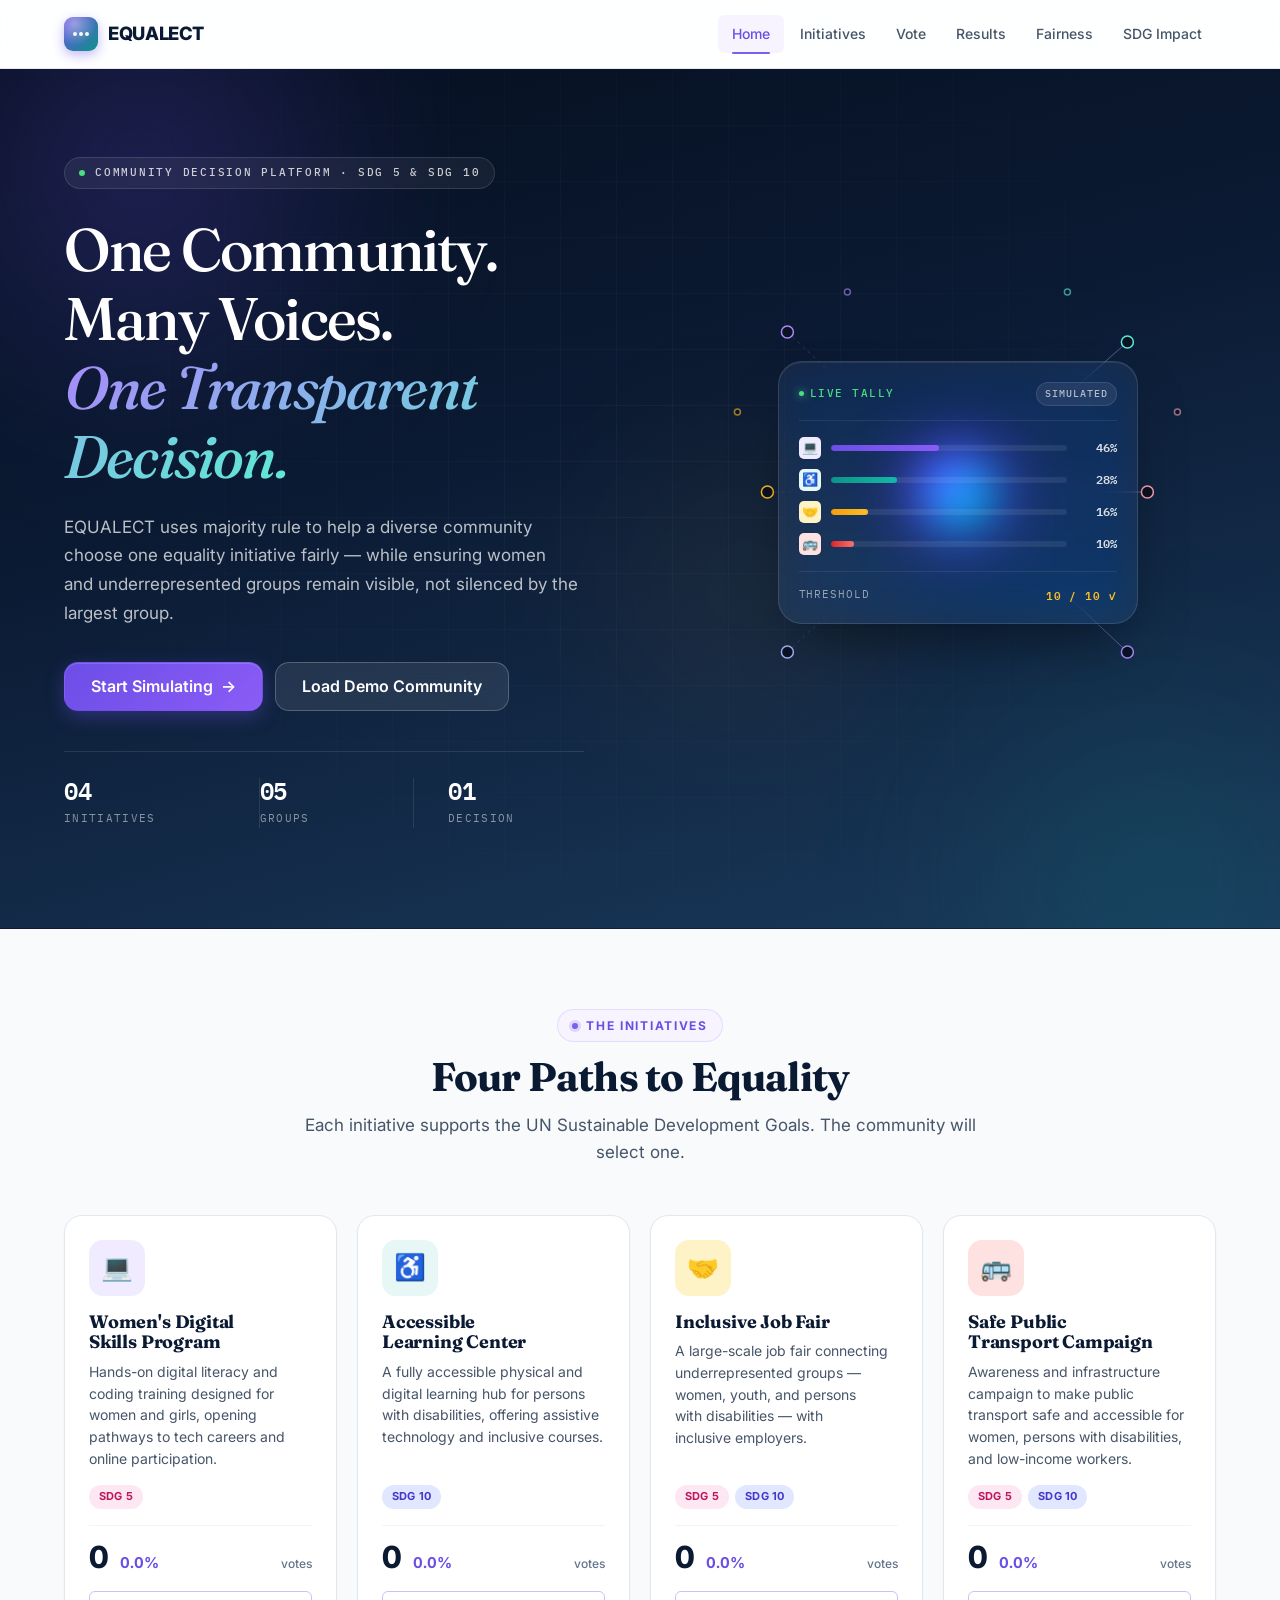
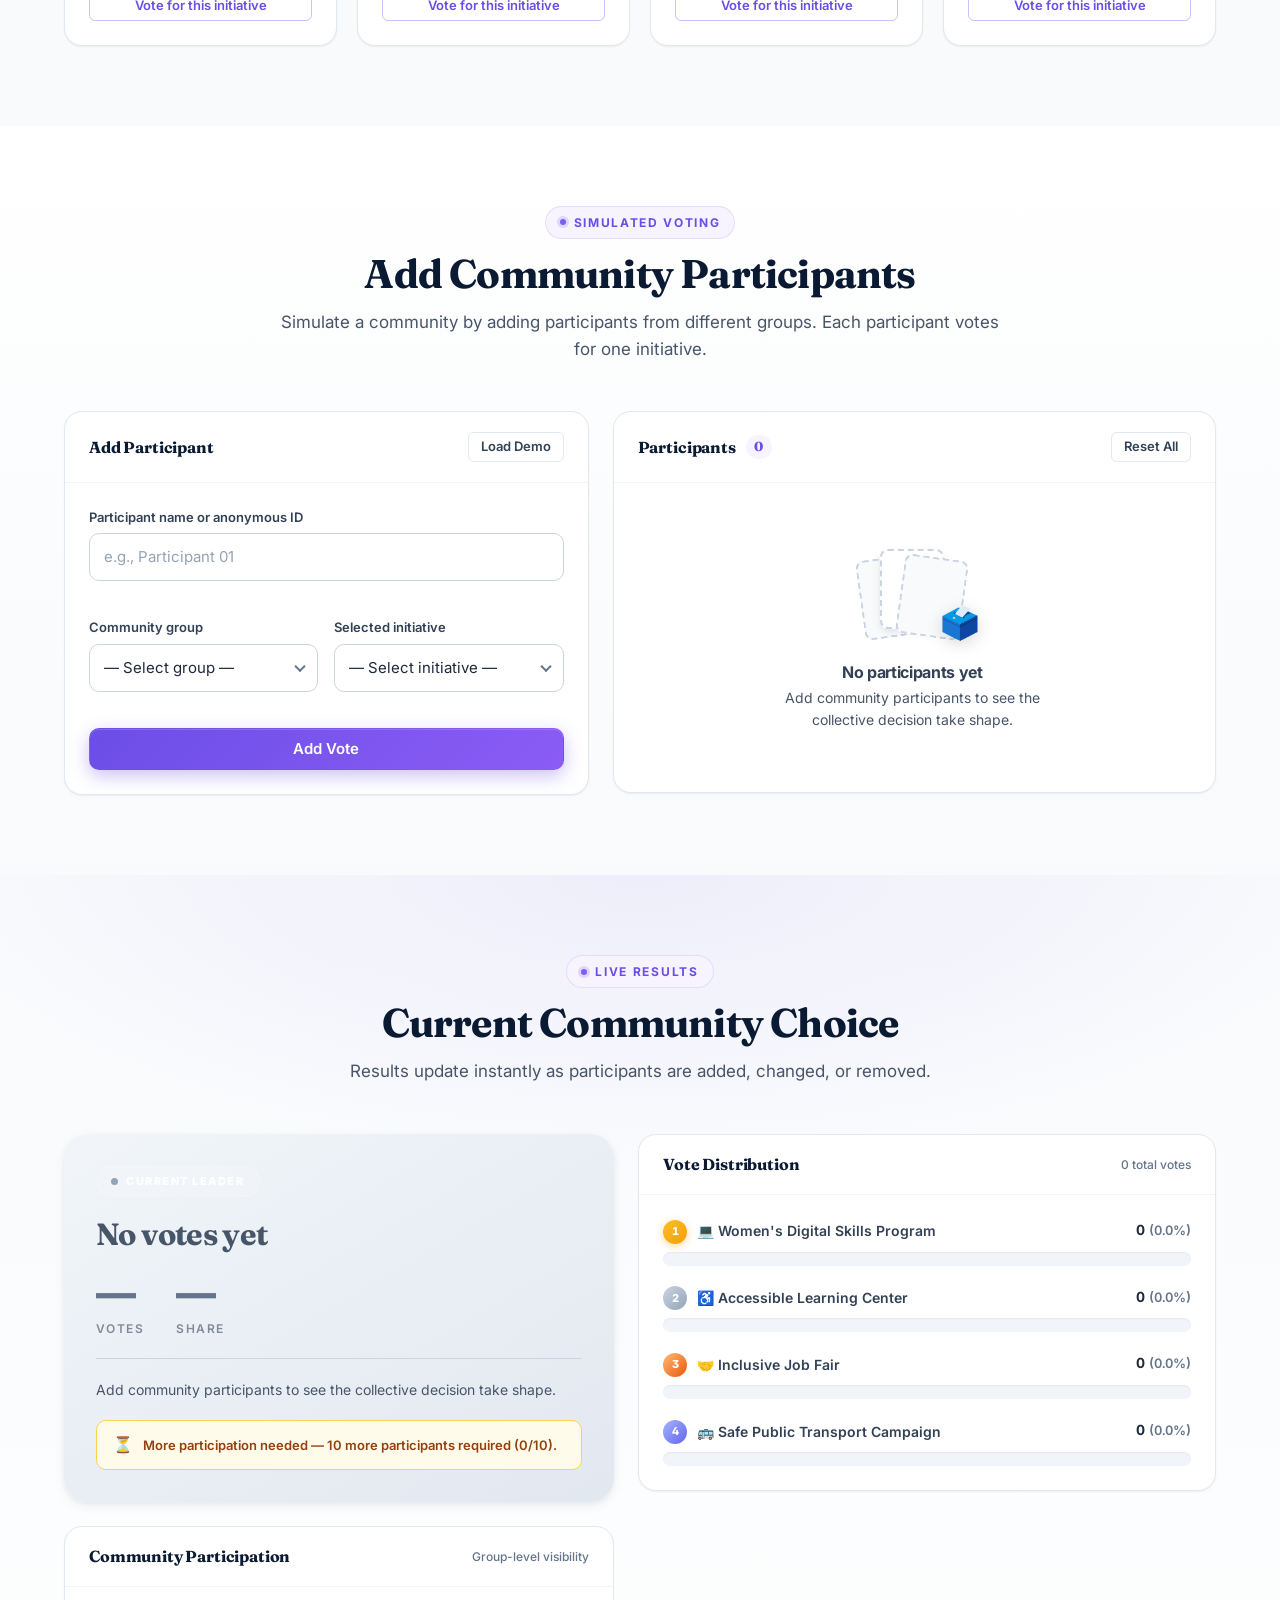
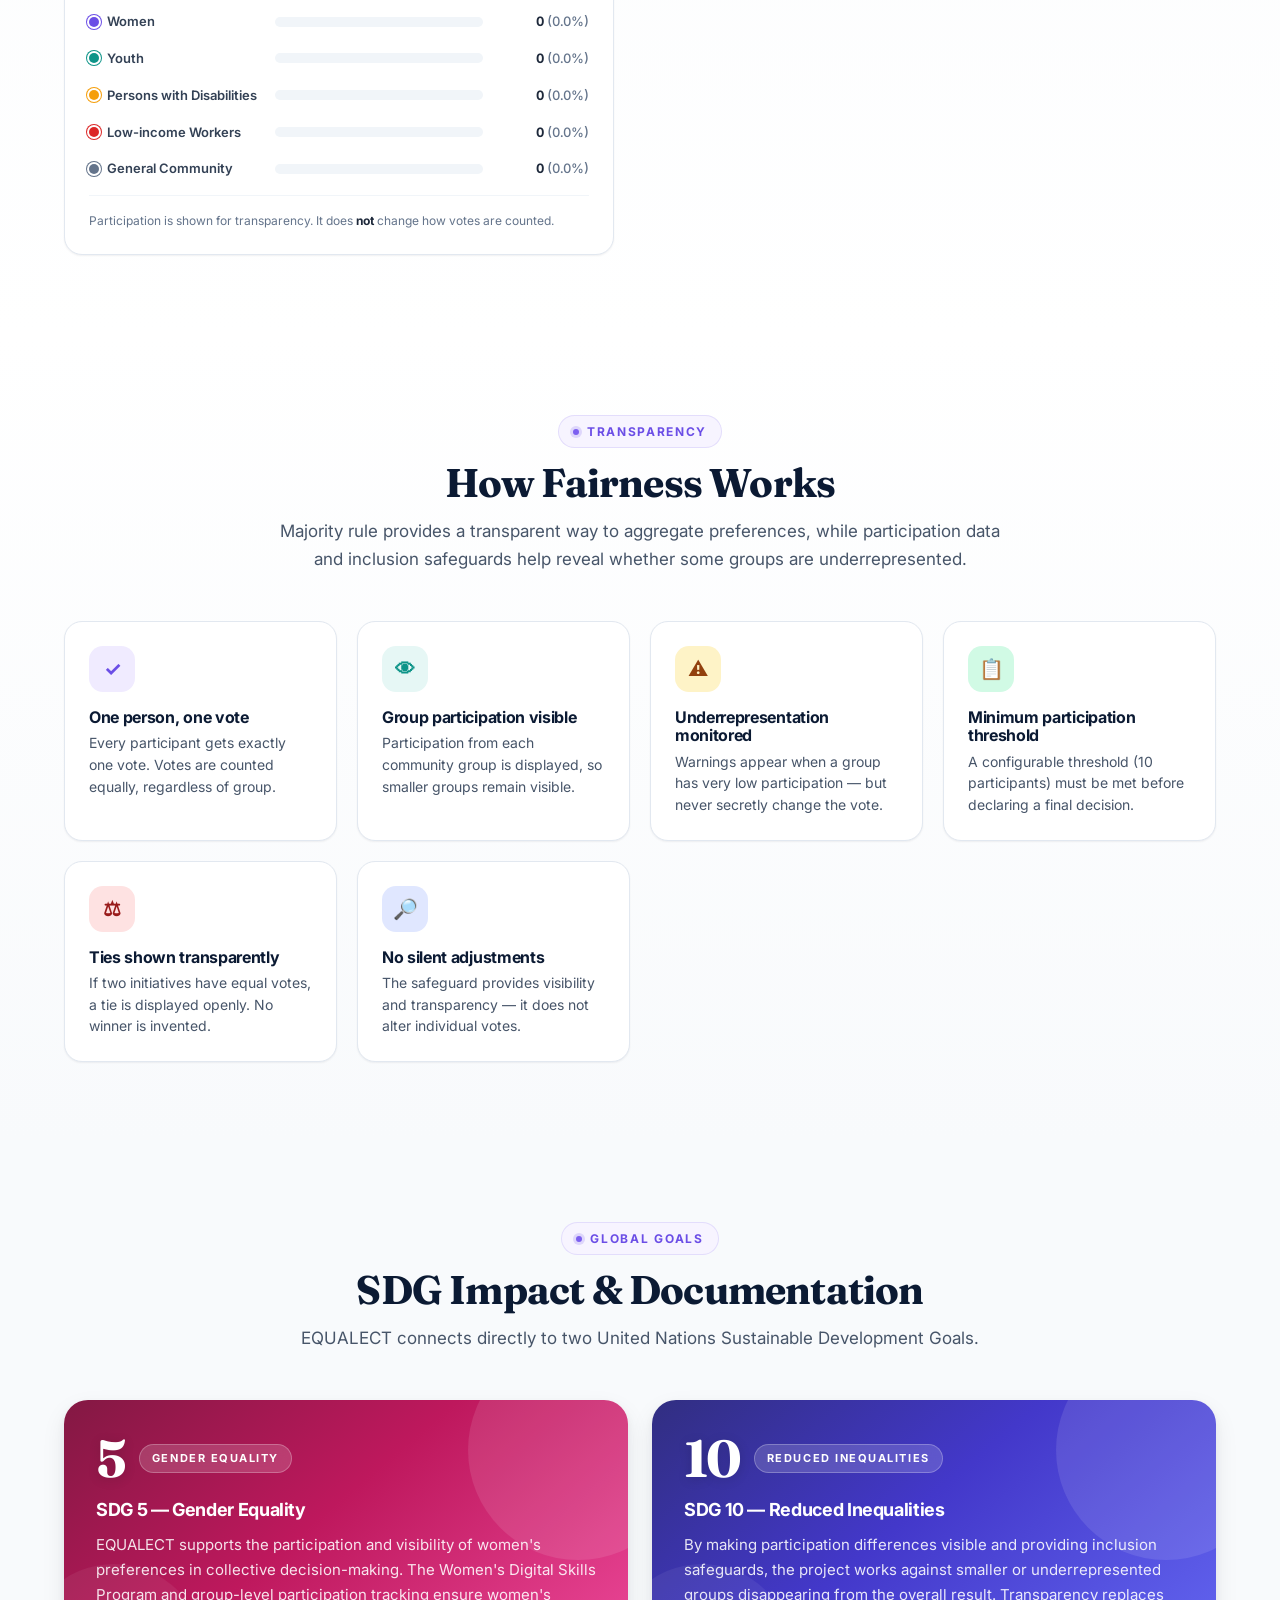
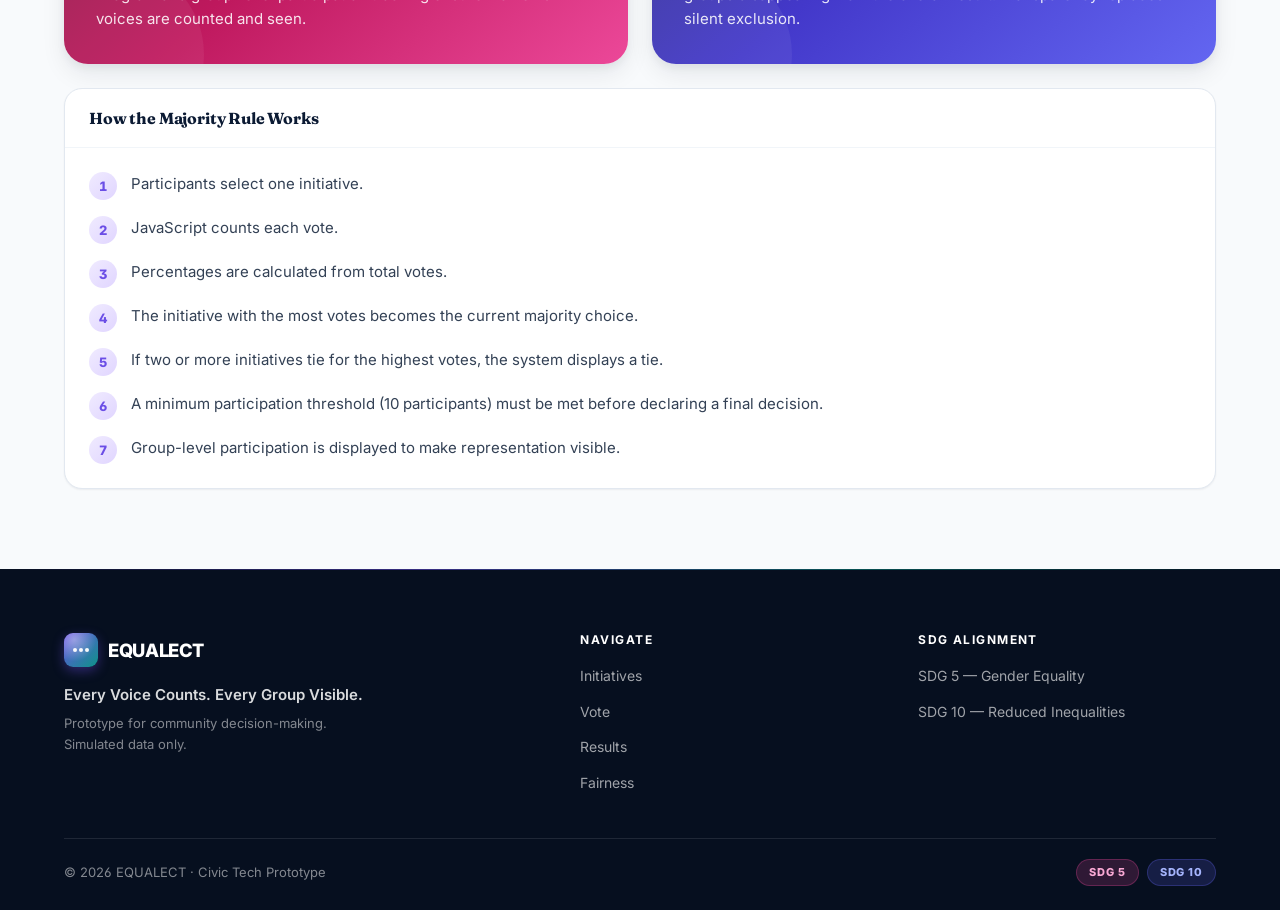
<file: deepseek/4.html>
<!DOCTYPE html>
<html lang="en">
<head>
<meta charset="UTF-8" />
<meta name="viewport" content="width=device-width, initial-scale=1.0" />
<meta name="theme-color" content="#0b1a33" />
<title>EQUALECT — Every Voice Counts. Every Group Visible.</title>
<link rel="preconnect" href="https://fonts.googleapis.com" />
<link rel="preconnect" href="https://fonts.gstatic.com" crossorigin />
<link href="https://fonts.googleapis.com/css2?family=Inter:wght@400;500;600;700;800;900&family=Fraunces:opsz,wght@9..144,500;9..144,600;9..144,700&family=IBM+Plex+Mono:wght@400;500;600&display=swap" rel="stylesheet" />
<style>
/* ============================================================
   EQUALECT — Complete single-file civic-tech voting prototype
   ============================================================ */

/* ---------- RESET ---------- */
*,*::before,*::after{box-sizing:border-box;}
*{margin:0;padding:0;}
html{scroll-behavior:smooth;-webkit-text-size-adjust:100%;scroll-padding-top:80px;}
img,svg{display:block;max-width:100%;}
button,input,select,textarea{font:inherit;color:inherit;}
button{background:none;border:none;cursor:pointer;}
ul,ol{list-style:none;}
a{color:inherit;text-decoration:none;}

/* ---------- TOKENS ---------- */
:root{
  --navy-900:#060f1f;--navy-800:#0b1a33;--navy-700:#142b4a;--navy-600:#1d3a63;
  --purple-600:#6b4ee6;--purple-500:#7c5ff0;--purple-400:#a78bfa;
  --purple-100:#f0ebff;--purple-50:#f7f4ff;
  --teal-700:#0d7d72;--teal-600:#0d9488;--teal-500:#14b8a6;--teal-100:#e6f7f5;
  --amber-700:#92400e;--amber-600:#b45309;--amber-500:#f59e0b;--amber-400:#fbbf24;
  --amber-100:#fef3c7;--amber-50:#fffbeb;
  --rose-700:#9f1239;--rose-600:#e11d48;--rose-500:#f43f5e;--rose-100:#ffe4e6;
  --red-600:#dc2626;--red-500:#ef4444;--red-100:#fee2e2;
  --green-600:#059669;--green-500:#10b981;--green-100:#d1fae5;
  --indigo-600:#4338ca;--indigo-500:#6366f1;--indigo-100:#e0e7ff;
  --n-0:#ffffff;--n-25:#fcfdff;--n-50:#f8fafc;--n-100:#f1f5f9;
  --n-200:#e2e8f0;--n-300:#cbd5e1;--n-400:#94a3b8;--n-500:#64748b;
  --n-600:#475569;--n-700:#334155;--n-800:#1e293b;--n-900:#0f172a;
  --bg:var(--n-50);--surface:var(--n-0);--border:var(--n-200);--border-2:var(--n-300);
  --text:var(--n-800);--text-mute:var(--n-600);--text-soft:var(--n-500);
  --s-1:4px;--s-2:8px;--s-3:12px;--s-4:16px;--s-5:20px;--s-6:24px;
  --s-7:32px;--s-8:40px;--s-9:48px;--s-10:64px;--s-11:80px;
  --r-xs:6px;--r-sm:10px;--r-md:14px;--r-lg:18px;--r-xl:24px;--r-2xl:32px;--r-full:999px;
  --sh-1:0 1px 2px rgba(15,23,42,.06);
  --sh-2:0 4px 12px rgba(15,23,42,.06),0 2px 4px rgba(15,23,42,.04);
  --sh-3:0 10px 24px rgba(15,23,42,.08),0 4px 8px rgba(15,23,42,.05);
  --sh-4:0 20px 48px rgba(15,23,42,.12),0 8px 16px rgba(15,23,42,.06);
  --sh-purple:0 12px 32px rgba(107,78,230,.35);
  --ease:cubic-bezier(.22,1,.36,1);
  --t-fast:160ms var(--ease);--t-med:260ms var(--ease);--t-slow:420ms var(--ease);
  --font-sans:'Inter',-apple-system,BlinkMacSystemFont,'Segoe UI',Roboto,Helvetica,Arial,sans-serif;
  --font-display:'Fraunces','Inter',Georgia,serif;
  --font-mono:'IBM Plex Mono','SFMono-Regular',Menlo,Consolas,monospace;
  --container:1200px;--nav-h:68px;
}

/* ---------- BASE ---------- */
body{
  font-family:var(--font-sans);background:var(--bg);color:var(--text);
  line-height:1.6;font-feature-settings:'ss01','cv02','cv03','cv04';
  -webkit-font-smoothing:antialiased;-moz-osx-font-smoothing:grayscale;overflow-x:hidden;
}
h1,h2,h3,h4{
  font-family:var(--font-display);font-weight:700;line-height:1.15;
  color:var(--navy-800);text-wrap:balance;letter-spacing:-.02em;
}
h1{font-size:clamp(2.25rem,5.2vw,3.75rem);}
h2{font-size:clamp(1.75rem,3.4vw,2.5rem);}
h3{font-size:clamp(1.15rem,1.6vw,1.4rem);}
h4{font-size:1.05rem;}
p{color:var(--text-mute);text-wrap:pretty;}
::selection{background:var(--purple-400);color:#fff;}
:focus{outline:none;}
:focus-visible{outline:3px solid var(--purple-500);outline-offset:2px;border-radius:6px;}

/* ---------- CONTAINER & SECTIONS ---------- */
.container{max-width:var(--container);margin:0 auto;padding:0 var(--s-6);}
.section{padding:var(--s-11) 0;position:relative;}
.section-alt{background:linear-gradient(180deg,var(--n-0) 0%,var(--n-50) 100%);}
.section-header{text-align:center;max-width:720px;margin:0 auto var(--s-9);}
.section-header p{font-size:1.0625rem;margin-top:var(--s-3);}
.section-label{
  display:inline-flex;align-items:center;gap:var(--s-2);
  font-size:.75rem;font-weight:700;letter-spacing:.14em;text-transform:uppercase;
  color:var(--purple-600);margin-bottom:var(--s-3);
  padding:6px 14px;background:var(--purple-50);border-radius:var(--r-full);
  border:1px solid rgba(107,78,230,.14);
}
.section-label::before{
  content:'';width:6px;height:6px;border-radius:50%;
  background:var(--purple-500);box-shadow:0 0 0 3px rgba(107,78,230,.18);
}

/* ---------- REVEAL ON SCROLL ---------- */
.reveal{opacity:0;transform:translateY(20px);transition:opacity .6s var(--ease),transform .6s var(--ease);}
.reveal.is-visible{opacity:1;transform:translateY(0);}
.reveal-stagger > *{opacity:0;transform:translateY(16px);transition:opacity .5s var(--ease),transform .5s var(--ease);}
.reveal-stagger.is-visible > *{opacity:1;transform:translateY(0);}
.reveal-stagger.is-visible > *:nth-child(1){transition-delay:.02s;}
.reveal-stagger.is-visible > *:nth-child(2){transition-delay:.08s;}
.reveal-stagger.is-visible > *:nth-child(3){transition-delay:.14s;}
.reveal-stagger.is-visible > *:nth-child(4){transition-delay:.20s;}
.reveal-stagger.is-visible > *:nth-child(5){transition-delay:.26s;}
.reveal-stagger.is-visible > *:nth-child(6){transition-delay:.32s;}

/* ---------- BUTTONS ---------- */
.btn{
  position:relative;display:inline-flex;align-items:center;justify-content:center;
  gap:var(--s-2);padding:11px 20px;font-size:.9375rem;font-weight:600;
  font-family:var(--font-sans);border-radius:var(--r-sm);cursor:pointer;
  transition:transform var(--t-fast),box-shadow var(--t-med),background var(--t-med),color var(--t-med),border-color var(--t-med);
  white-space:nowrap;user-select:none;overflow:hidden;line-height:1.2;
  border:1.5px solid transparent;
}
.btn::after{
  content:'';position:absolute;inset:0;border-radius:inherit;
  background:radial-gradient(circle at var(--x,50%) var(--y,50%),rgba(255,255,255,.35) 0%,transparent 60%);
  opacity:0;transition:opacity .5s;pointer-events:none;
}
.btn:active::after{opacity:1;transition:opacity 0s;}
.btn:focus-visible{outline:3px solid var(--purple-500);outline-offset:2px;}
.btn-lg{padding:14px 26px;font-size:1rem;border-radius:var(--r-md);}
.btn-sm{padding:6px 12px;font-size:.8125rem;border-radius:var(--r-xs);}
.btn-block{width:100%;}
.btn-arrow{display:inline-block;transition:transform var(--t-med);}
.btn-primary:hover .btn-arrow{transform:translateX(3px);}

.btn-primary{
  background:linear-gradient(135deg,var(--purple-600) 0%,#8b5cf6 100%);
  color:#fff;box-shadow:0 6px 18px rgba(107,78,230,.35),inset 0 1px 0 rgba(255,255,255,.15);
}
.btn-primary:hover{transform:translateY(-2px);box-shadow:0 10px 26px rgba(107,78,230,.45),inset 0 1px 0 rgba(255,255,255,.15);}
.btn-primary:active{transform:translateY(0);}

.btn-secondary{background:var(--navy-800);color:#fff;box-shadow:0 6px 18px rgba(11,26,51,.25);}
.btn-secondary:hover{transform:translateY(-2px);background:var(--navy-700);}

.btn-outline{background:transparent;color:var(--purple-600);border-color:rgba(107,78,230,.35);}
.btn-outline:hover{background:var(--purple-50);border-color:var(--purple-500);transform:translateY(-1px);}

.btn-ghost{background:var(--n-0);color:var(--n-700);border-color:var(--border);}
.btn-ghost:hover{background:var(--n-50);border-color:var(--border-2);color:var(--navy-800);}

.btn-glass{
  background:rgba(255,255,255,.09);color:#fff;border-color:rgba(255,255,255,.22);
  backdrop-filter:blur(10px);-webkit-backdrop-filter:blur(10px);
}
.btn-glass:hover{background:rgba(255,255,255,.16);border-color:rgba(255,255,255,.35);transform:translateY(-2px);}

.btn-danger{background:var(--red-600);color:#fff;}
.btn-danger:hover{background:#b91c1c;transform:translateY(-1px);}

/* ---------- NAVBAR ---------- */
.navbar{
  position:sticky;top:0;z-index:100;
  background:rgba(255,255,255,.85);
  backdrop-filter:blur(16px) saturate(180%);
  -webkit-backdrop-filter:blur(16px) saturate(180%);
  border-bottom:1px solid var(--border);
  transition:box-shadow var(--t-med),background var(--t-med);
}
.navbar.scrolled{box-shadow:var(--sh-2);background:rgba(255,255,255,.95);}
.nav-inner{display:flex;align-items:center;justify-content:space-between;height:var(--nav-h);}
.logo{display:flex;align-items:center;gap:10px;font-weight:800;font-size:1.15rem;color:var(--navy-800);letter-spacing:-.02em;}
.logo-mark{
  width:34px;height:34px;border-radius:9px;
  background:linear-gradient(135deg,var(--purple-600) 0%,var(--teal-600) 100%);
  display:flex;align-items:center;justify-content:center;gap:2px;
  box-shadow:0 4px 12px rgba(107,78,230,.4);position:relative;overflow:hidden;
}
.logo-mark::after{
  content:'';position:absolute;inset:0;
  background:radial-gradient(circle at 30% 20%,rgba(255,255,255,.4) 0%,transparent 60%);
}
.logo-dot{width:4px;height:4px;border-radius:50%;background:#fff;opacity:.95;}
.logo-text{font-family:var(--font-sans);}
.nav-links{display:flex;gap:2px;}
.nav-links a{
  display:block;padding:8px 14px;font-size:.875rem;font-weight:500;color:var(--text-mute);
  border-radius:var(--r-xs);transition:all var(--t-fast);position:relative;
}
.nav-links a:hover,.nav-links a:focus-visible{color:var(--purple-600);background:var(--purple-50);}
.nav-links a.active{color:var(--purple-600);background:var(--purple-50);}
.nav-links a.active::after{
  content:'';position:absolute;left:14px;right:14px;bottom:-1px;height:2px;
  background:var(--purple-500);border-radius:2px;
}
.nav-toggle{display:none;padding:8px;border-radius:var(--r-xs);}
.nav-toggle-bar{display:block;width:22px;height:2px;background:var(--navy-800);border-radius:2px;margin:4px 0;transition:all var(--t-med);}
.nav-toggle[aria-expanded="true"] .nav-toggle-bar:nth-child(1){transform:translateY(6px) rotate(45deg);}
.nav-toggle[aria-expanded="true"] .nav-toggle-bar:nth-child(2){opacity:0;}
.nav-toggle[aria-expanded="true"] .nav-toggle-bar:nth-child(3){transform:translateY(-6px) rotate(-45deg);}

@media(max-width:880px){
  .nav-toggle{display:block;}
  .nav-links{
    display:none;position:absolute;top:var(--nav-h);left:0;right:0;
    background:#fff;flex-direction:column;padding:12px;gap:2px;
    border-bottom:1px solid var(--border);box-shadow:var(--sh-3);
  }
  .nav-links.open{display:flex;}
  .nav-links a{padding:12px 14px;}
  .nav-links a.active::after{display:none;}
}

/* ============================================================
   HERO — upgraded with community network visual
   ============================================================ */
.hero{
  position:relative;
  background:linear-gradient(165deg,var(--navy-900) 0%,var(--navy-800) 42%,#1a3a5c 100%);
  color:#fff;padding:88px 0 100px;
  overflow:hidden;isolation:isolate;
  border-bottom:1px solid rgba(255,255,255,.05);
}
.hero::before{
  content:'';
  position:absolute;inset:0;
  background-image:
    linear-gradient(rgba(255,255,255,.035) 1px,transparent 1px),
    linear-gradient(90deg,rgba(255,255,255,.035) 1px,transparent 1px);
  background-size:56px 56px;
  mask-image:radial-gradient(circle at 50% 40%,#000 0%,transparent 80%);
  -webkit-mask-image:radial-gradient(circle at 50% 40%,#000 0%,transparent 80%);
  pointer-events:none;z-index:0;
}
.hero-bg{position:absolute;inset:0;pointer-events:none;z-index:0;}
.hero-orb{position:absolute;border-radius:50%;filter:blur(90px);opacity:.5;}
.hero-orb-1{width:520px;height:520px;top:-160px;left:-120px;background:radial-gradient(circle,rgba(107,78,230,.65) 0%,transparent 70%);}
.hero-orb-2{width:460px;height:460px;bottom:-180px;right:-100px;background:radial-gradient(circle,rgba(13,148,136,.45) 0%,transparent 70%);}
.hero-orb-3{width:340px;height:340px;top:40%;left:45%;background:radial-gradient(circle,rgba(245,158,11,.22) 0%,transparent 70%);}

.hero-grid{position:relative;z-index:1;display:grid;grid-template-columns:1.05fr .95fr;gap:64px;align-items:center;}

.hero-eyebrow{
  display:inline-flex;align-items:center;gap:10px;
  padding:6px 14px;border-radius:var(--r-full);
  background:rgba(255,255,255,.06);
  border:1px solid rgba(255,255,255,.12);
  font-family:var(--font-mono);
  font-size:.6875rem;font-weight:500;
  letter-spacing:.16em;text-transform:uppercase;
  color:rgba(255,255,255,.78);
  margin-bottom:26px;
  backdrop-filter:blur(8px);-webkit-backdrop-filter:blur(8px);
}
.pulse-dot{
  width:6px;height:6px;border-radius:50%;background:#4ade80;
  box-shadow:0 0 0 0 rgba(74,222,128,.6);animation:pulse 2.4s infinite;
}
@keyframes pulse{
  0%{box-shadow:0 0 0 0 rgba(74,222,128,.7);}
  70%{box-shadow:0 0 0 8px rgba(74,222,128,0);}
  100%{box-shadow:0 0 0 0 rgba(74,222,128,0);}
}

.hero-title{
  color:#fff;margin-bottom:22px;
  font-weight:500;letter-spacing:-.03em;
}
.hero-title .line{display:block;}
.hero-title-accent{
  font-style:italic;font-weight:500;
  background:linear-gradient(135deg,#a78bfa 0%,#5eead4 100%);
  -webkit-background-clip:text;-webkit-text-fill-color:transparent;background-clip:text;
}
.hero-lede{
  color:rgba(255,255,255,.72);
  font-size:1.0625rem;max-width:540px;
  margin-bottom:34px;line-height:1.7;
}
.hero-actions{display:flex;gap:12px;flex-wrap:wrap;margin-bottom:40px;}

.hero-stats{
  display:grid;grid-template-columns:repeat(3,auto);
  gap:0;
  border-top:1px solid rgba(255,255,255,.1);
  padding-top:26px;
  max-width:520px;
}
.hero-stat{padding-right:34px;border-right:1px solid rgba(255,255,255,.1);}
.hero-stat:last-child{border-right:none;padding-right:0;padding-left:34px;}
.hero-stat:first-child{padding-left:0;}
.hero-stat-value{
  font-family:var(--font-mono);
  font-size:1.5rem;font-weight:600;
  color:#fff;line-height:1;letter-spacing:-.02em;
  font-variant-numeric:tabular-nums;
}
.hero-stat-label{
  font-family:var(--font-mono);font-size:.6875rem;
  letter-spacing:.12em;text-transform:uppercase;
  color:rgba(255,255,255,.5);margin-top:8px;
}

/* Hero visual — network of voices converging to a decision */
.hero-visual{
  position:relative;height:480px;
  display:flex;align-items:center;justify-content:center;
}
.hero-network{
  position:absolute;inset:0;width:100%;height:100%;
  overflow:visible;pointer-events:none;
}
.net-line{stroke:rgba(167,139,250,.22);stroke-width:1;stroke-dasharray:3 4;fill:none;}
.net-line.active{stroke:rgba(167,139,250,.5);stroke-dasharray:none;animation:dashFlow 6s linear infinite;}
@keyframes dashFlow{to{stroke-dashoffset:-100;}}
.net-node{fill:#0b1222;stroke-width:1.5;}
.net-node-a{stroke:#a78bfa;}
.net-node-b{stroke:#5eead4;}
.net-node-c{stroke:#fbbf24;}
.net-node-d{stroke:#fda4af;}
.net-node-e{stroke:#a5b4fc;}
.net-node-pulse{animation:nodePulse 4s ease-in-out infinite;}
@keyframes nodePulse{0%,100%{opacity:.9;}50%{opacity:.4;}}
.net-core-glow{fill:var(--purple-600);opacity:.35;filter:blur(20px);}
.net-core{fill:url(#heroCoreGrad);}
.net-check{stroke:#fff;stroke-width:2.5;stroke-linecap:round;stroke-linejoin:round;fill:none;}

.hero-card{
  position:relative;z-index:2;
  width:100%;max-width:360px;
  background:rgba(255,255,255,.06);
  border:1px solid rgba(255,255,255,.12);
  border-radius:var(--r-xl);padding:20px;
  backdrop-filter:blur(20px) saturate(180%);
  -webkit-backdrop-filter:blur(20px) saturate(180%);
  box-shadow:0 30px 60px -20px rgba(0,0,0,.5),inset 0 1px 0 rgba(255,255,255,.08);
  animation:floatY 8s ease-in-out infinite;
}
@keyframes floatY{0%,100%{transform:translateY(0);}50%{transform:translateY(-6px);}}

.hero-card-head{
  display:flex;justify-content:space-between;align-items:center;
  margin-bottom:16px;padding-bottom:14px;
  border-bottom:1px solid rgba(255,255,255,.08);
}
.preview-live{
  display:inline-flex;align-items:center;gap:6px;
  font-family:var(--font-mono);font-size:.6875rem;font-weight:500;
  letter-spacing:.14em;color:#4ade80;text-transform:uppercase;
}
.preview-live-dot{width:5px;height:5px;border-radius:50%;background:#4ade80;box-shadow:0 0 8px #4ade80;}
.preview-pill{
  font-family:var(--font-mono);font-size:.625rem;font-weight:500;
  padding:3px 8px;border-radius:var(--r-full);
  background:rgba(255,255,255,.08);color:rgba(255,255,255,.65);
  border:1px solid rgba(255,255,255,.1);letter-spacing:.1em;
}

.preview-row{
  display:grid;grid-template-columns:22px 1fr 40px;
  gap:10px;align-items:center;margin-bottom:10px;
}
.preview-icon{
  width:22px;height:22px;border-radius:5px;
  display:flex;align-items:center;justify-content:center;
  font-size:.8125rem;flex-shrink:0;
}
.preview-bar{
  height:6px;background:rgba(255,255,255,.08);
  border-radius:99px;overflow:hidden;
}
.preview-bar-fill{height:100%;border-radius:99px;animation:barIn 1.4s var(--ease) both;}
@keyframes barIn{from{width:0 !important;}}
.preview-pct{
  font-family:var(--font-mono);font-size:.75rem;font-weight:600;
  color:rgba(255,255,255,.85);text-align:right;
  font-variant-numeric:tabular-nums;
}

.preview-footer{
  display:flex;justify-content:space-between;align-items:center;
  margin-top:16px;padding-top:14px;
  border-top:1px solid rgba(255,255,255,.08);
  font-family:var(--font-mono);font-size:.6875rem;
  letter-spacing:.08em;color:rgba(255,255,255,.55);
}
.preview-threshold{font-weight:600;color:#fbbf24;}

@media(max-width:980px){
  .hero{padding:64px 0 72px;}
  .hero-grid{grid-template-columns:1fr;gap:56px;}
  .hero-visual{height:400px;order:-1;}
  .hero-card{max-width:340px;}
  .hero-stats{grid-template-columns:1fr;gap:16px;max-width:none;}
  .hero-stat{
    padding-right:0;border-right:none;padding-left:0 !important;
    border-bottom:1px solid rgba(255,255,255,.08);padding-bottom:16px;
  }
  .hero-stat:last-child{border-bottom:none;padding-bottom:0;}
}

/* ---------- INITIATIVE CARDS ---------- */
.initiative-grid{display:grid;grid-template-columns:repeat(auto-fit,minmax(260px,1fr));gap:var(--s-5);}
.initiative-card{
  position:relative;background:var(--surface);border-radius:var(--r-lg);
  padding:var(--s-6);border:1px solid var(--border);
  box-shadow:var(--sh-1);transition:all var(--t-med);
  display:flex;flex-direction:column;overflow:hidden;
}
.initiative-card::before{
  content:'';position:absolute;top:0;left:0;right:0;height:4px;
  background:var(--card-accent,var(--purple-600));
  transform:scaleX(0);transform-origin:left;transition:transform var(--t-slow);
}
.initiative-card:hover::before,.initiative-card:focus-within::before{transform:scaleX(1);}
.initiative-card:hover{transform:translateY(-6px);box-shadow:var(--sh-4);border-color:var(--border-2);}
.initiative-card.is-leading{
  border-color:var(--purple-400);
  box-shadow:0 12px 32px rgba(107,78,230,.18),0 0 0 1px rgba(107,78,230,.15);
}
.initiative-card.is-leading::before{transform:scaleX(1);}
.initiative-icon{
  width:56px;height:56px;border-radius:var(--r-md);
  display:flex;align-items:center;justify-content:center;font-size:1.6rem;
  margin-bottom:var(--s-4);background:var(--icon-bg,#f0ebff);
  position:relative;transition:transform var(--t-med);
}
.initiative-card:hover .initiative-icon{transform:scale(1.06) rotate(-3deg);}
.initiative-card h3{font-size:1.125rem;margin-bottom:var(--s-2);letter-spacing:-.01em;}
.initiative-card .initiative-desc{font-size:.875rem;line-height:1.55;flex:1;margin-bottom:var(--s-4);}
.sdg-badges{display:flex;gap:6px;flex-wrap:wrap;margin-bottom:var(--s-4);}
.sdg-badge{display:inline-flex;align-items:center;padding:3px 10px;border-radius:var(--r-full);font-size:.6875rem;font-weight:700;letter-spacing:.02em;text-transform:uppercase;}
.sdg-5{background:#fce7f3;color:#be185d;}
.sdg-10{background:#e0e7ff;color:#4338ca;}
.initiative-stats{
  display:flex;align-items:baseline;gap:var(--s-3);
  margin-bottom:var(--s-4);padding-top:var(--s-4);
  border-top:1px solid var(--n-100);
}
.initiative-count{font-size:1.9rem;font-weight:800;color:var(--navy-800);line-height:1;font-variant-numeric:tabular-nums;letter-spacing:-.03em;transition:color var(--t-med);}
.initiative-card.is-leading .initiative-count{color:var(--purple-600);}
.initiative-pct{font-size:.9375rem;font-weight:700;color:var(--purple-600);font-variant-numeric:tabular-nums;}
.initiative-label{font-size:.75rem;color:var(--text-soft);margin-left:auto;font-weight:500;}
.initiative-card .btn{width:100%;}

/* ---------- VOTING ---------- */
.voting-grid{display:grid;grid-template-columns:1fr 1.15fr;gap:var(--s-6);align-items:start;}
@media(max-width:900px){.voting-grid{grid-template-columns:1fr;}}

.panel{background:var(--surface);border-radius:var(--r-lg);border:1px solid var(--border);box-shadow:var(--sh-1);overflow:hidden;transition:box-shadow var(--t-med);}
.panel:hover{box-shadow:var(--sh-2);}
.panel-tight{padding:0;}
.panel-header{padding:var(--s-5) var(--s-6);border-bottom:1px solid var(--n-100);display:flex;align-items:center;justify-content:space-between;gap:var(--s-3);flex-wrap:wrap;}
.panel-header h3{font-size:1rem;letter-spacing:-.01em;display:flex;align-items:center;gap:10px;}
.panel-hint{font-size:.75rem;color:var(--text-soft);font-weight:500;}
.panel-actions{display:flex;gap:var(--s-2);}
.panel-body{padding:var(--s-6);}
.panel-body-flush{padding:var(--s-3);}
.panel-footnote{font-size:.75rem;color:var(--text-soft);margin-top:var(--s-4);padding-top:var(--s-4);border-top:1px solid var(--n-100);line-height:1.5;}
.panel-footnote strong{color:var(--text);font-weight:700;}

.count-badge{
  display:inline-flex;align-items:center;justify-content:center;
  min-width:26px;height:24px;padding:0 8px;border-radius:var(--r-full);
  background:var(--purple-50);color:var(--purple-600);font-weight:800;font-size:.8125rem;
  font-variant-numeric:tabular-nums;
}

/* Form */
.form-group{margin-bottom:var(--s-4);}
.form-row{display:grid;grid-template-columns:1fr 1fr;gap:var(--s-4);}
@media(max-width:560px){.form-row{grid-template-columns:1fr;}}
.form-group label{display:block;font-size:.8125rem;font-weight:600;color:var(--n-700);margin-bottom:6px;}
.form-group input,.form-group select{
  width:100%;padding:11px 14px;font-size:.9375rem;font-family:var(--font-sans);
  border:1.5px solid var(--border-2);border-radius:var(--r-sm);background:var(--n-0);
  color:var(--text);transition:all var(--t-fast);
}
.form-group input::placeholder{color:var(--n-400);}
.form-group input:hover,.form-group select:hover{border-color:var(--n-400);}
.form-group input:focus,.form-group select:focus{
  outline:none;border-color:var(--purple-500);
  box-shadow:0 0 0 4px rgba(107,78,230,.14);
}
.form-group input.invalid,.form-group select.invalid{
  border-color:var(--red-500);box-shadow:0 0 0 4px rgba(220,38,38,.12);
}
.select-wrap{position:relative;}
.select-wrap::after{
  content:'';position:absolute;right:14px;top:50%;
  width:8px;height:8px;border-right:2px solid var(--n-500);border-bottom:2px solid var(--n-500);
  transform:translateY(-70%) rotate(45deg);pointer-events:none;transition:border-color var(--t-fast);
}
.select-wrap:hover::after{border-color:var(--purple-600);}
.select-wrap select{appearance:none;-webkit-appearance:none;padding-right:38px;cursor:pointer;}
.field-error{font-size:.75rem;color:var(--red-600);margin-top:4px;min-height:1rem;display:block;font-weight:500;animation:errIn .2s;}
@keyframes errIn{from{opacity:0;transform:translateY(-3px);}to{opacity:1;transform:translateY(0);}}

.demo-banner{
  display:flex;align-items:center;gap:10px;
  padding:10px 14px;background:var(--amber-50);
  border:1px solid #fcd34d;border-radius:var(--r-sm);
  font-size:.8125rem;font-weight:600;color:var(--amber-700);
  margin-bottom:var(--s-4);animation:errIn .3s;
}
.demo-banner.hidden{display:none;}
.demo-banner-icon{font-size:1rem;}
.demo-banner-close{
  margin-left:auto;color:var(--amber-700);opacity:.6;
  padding:2px 6px;border-radius:4px;font-size:.875rem;transition:opacity var(--t-fast);
}
.demo-banner-close:hover{opacity:1;background:rgba(146,64,14,.08);}

/* Participant list */
.participant-list{max-height:460px;overflow-y:auto;display:flex;flex-direction:column;gap:6px;padding-right:4px;}
.participant-list::-webkit-scrollbar{width:6px;}
.participant-list::-webkit-scrollbar-track{background:transparent;}
.participant-list::-webkit-scrollbar-thumb{background:var(--n-300);border-radius:3px;}
.participant-list::-webkit-scrollbar-thumb:hover{background:var(--n-400);}

.participant-item{
  display:flex;align-items:center;gap:12px;padding:11px 14px;
  background:var(--n-50);border-radius:var(--r-sm);
  border:1px solid var(--border);transition:all var(--t-fast);
  animation:itemIn .35s var(--ease);
}
@keyframes itemIn{from{opacity:0;transform:translateY(-6px);}to{opacity:1;transform:translateY(0);}}
.participant-item:hover{background:var(--n-0);border-color:var(--border-2);box-shadow:var(--sh-1);}
.participant-item.removing{animation:itemOut .25s forwards;}
@keyframes itemOut{to{opacity:0;transform:translateX(20px);height:0;padding:0;margin:0;}}

.participant-avatar{
  width:38px;height:38px;border-radius:50%;flex-shrink:0;
  display:flex;align-items:center;justify-content:center;
  font-size:.75rem;font-weight:800;color:#fff;letter-spacing:-.02em;
  box-shadow:0 2px 6px rgba(0,0,0,.12);
}
.participant-info{flex:1;min-width:0;}
.participant-name{font-size:.875rem;font-weight:600;color:var(--n-800);white-space:nowrap;overflow:hidden;text-overflow:ellipsis;}
.participant-meta{display:flex;align-items:center;gap:6px;margin-top:2px;flex-wrap:wrap;}
.group-badge{display:inline-flex;align-items:center;padding:2px 8px;border-radius:var(--r-full);font-size:.6875rem;font-weight:600;background:var(--n-200);color:var(--n-700);}
.participant-initiative{font-size:.6875rem;color:var(--text-soft);white-space:nowrap;overflow:hidden;text-overflow:ellipsis;}
.participant-actions{display:flex;gap:2px;flex-shrink:0;}
.icon-btn{
  width:32px;height:32px;display:flex;align-items:center;justify-content:center;
  border-radius:var(--r-xs);color:var(--n-500);font-size:.875rem;
  transition:all var(--t-fast);
}
.icon-btn:hover{background:var(--n-200);color:var(--n-800);}
.icon-btn.danger:hover{background:var(--red-100);color:var(--red-600);}

/* Empty state */
.empty-state{text-align:center;padding:var(--s-9) var(--s-5);}
.empty-illustration{width:120px;height:100px;margin:0 auto var(--s-5);position:relative;}
.empty-card{
  position:absolute;width:64px;height:80px;border-radius:8px;
  border:2px dashed var(--n-300);background:var(--n-50);
}
.empty-card:nth-child(1){left:8px;top:14px;transform:rotate(-8deg);}
.empty-card:nth-child(2){left:28px;top:6px;transform:rotate(0);background:var(--n-0);box-shadow:var(--sh-2);}
.empty-card:nth-child(3){left:48px;top:14px;transform:rotate(8deg);}
.empty-illustration::after{
  content:'🗳️';position:absolute;bottom:-6px;right:-8px;font-size:2rem;
  filter:drop-shadow(0 4px 8px rgba(0,0,0,.15));animation:floatY 3s ease-in-out infinite;
}
.empty-state h4{color:var(--n-700);margin-bottom:6px;font-family:var(--font-sans);font-size:1rem;}
.empty-state p{font-size:.875rem;max-width:320px;margin:0 auto;}

/* ---------- RESULTS SECTION ---------- */
.section-results{
  background:
    radial-gradient(1200px 500px at 50% 0%,rgba(107,78,230,.07) 0%,transparent 60%),
    linear-gradient(180deg,var(--n-50) 0%,var(--n-0) 100%);
}

.status-alert{margin-bottom:var(--s-6);display:flex;flex-direction:column;gap:var(--s-3);}
.status-alert:empty{display:none;}

.alert{
  display:flex;gap:14px;padding:16px 20px;border-radius:var(--r-md);
  font-size:.875rem;border:1px solid;animation:alertIn .35s var(--ease);
  position:relative;overflow:hidden;
}
@keyframes alertIn{from{opacity:0;transform:translateY(-8px);}to{opacity:1;transform:translateY(0);}}
.alert::before{content:'';position:absolute;left:0;top:0;bottom:0;width:4px;}
.alert-warning{background:var(--amber-50);border-color:#fcd34d;color:#78350f;}
.alert-warning::before{background:var(--amber-500);}
.alert-info{background:var(--purple-50);border-color:#c4b5fd;color:#4c1d95;}
.alert-info::before{background:var(--purple-500);}
.alert-success{background:#ecfdf5;border-color:#6ee7b7;color:#064e3b;}
.alert-success::before{background:var(--green-500);}
.alert-danger{background:#fef2f2;border-color:#fca5a5;color:#7f1d1d;}
.alert-danger::before{background:var(--red-500);}
.alert-icon{font-size:1.25rem;flex-shrink:0;line-height:1.2;}
.alert-content{flex:1;}
.alert-content strong{display:block;margin-bottom:3px;font-weight:700;}
.alert-content p{color:inherit;font-size:.8125rem;opacity:.9;line-height:1.5;}

.results-grid{display:grid;grid-template-columns:1fr 1.05fr;gap:var(--s-6);align-items:start;}
@media(max-width:980px){.results-grid{grid-template-columns:1fr;}}
.results-left{display:flex;flex-direction:column;gap:var(--s-6);}

/* Majority card */
.majority-card{
  position:relative;background:linear-gradient(150deg,var(--navy-900) 0%,var(--navy-700) 65%,#1d3a63 100%);
  color:#fff;border-radius:var(--r-xl);padding:var(--s-7);
  overflow:hidden;box-shadow:var(--sh-4);isolation:isolate;
  transition:all var(--t-slow);
}
.majority-card::before{
  content:'';position:absolute;top:-100px;right:-80px;width:280px;height:280px;
  border-radius:50%;background:radial-gradient(circle,rgba(107,78,230,.55) 0%,transparent 70%);
  pointer-events:none;filter:blur(20px);
}
.majority-card::after{
  content:'';position:absolute;bottom:-120px;left:-60px;width:260px;height:260px;
  border-radius:50%;background:radial-gradient(circle,rgba(13,148,136,.35) 0%,transparent 70%);
  pointer-events:none;filter:blur(20px);
}
.majority-card.empty{
  background:linear-gradient(150deg,var(--n-100) 0%,var(--n-200) 100%);
  color:var(--n-600);box-shadow:var(--sh-2);
}
.majority-card.empty::before,.majority-card.empty::after{display:none;}
.majority-card.tie{background:linear-gradient(150deg,#4c1d95 0%,#9f1239 100%);}
.majority-card.tie::before{background:radial-gradient(circle,rgba(244,63,94,.5) 0%,transparent 70%);}
.majority-card.is-final{
  background:linear-gradient(150deg,#064e3b 0%,#065f46 40%,var(--navy-800) 100%);
}
.majority-card.is-final::before{background:radial-gradient(circle,rgba(16,185,129,.55) 0%,transparent 70%);}
.majority-card.celebrate{animation:celebrate 1s var(--ease);}
@keyframes celebrate{
  0%{transform:scale(1);box-shadow:var(--sh-4);}
  40%{transform:scale(1.015);box-shadow:0 0 0 6px rgba(107,78,230,.18),var(--sh-4);}
  100%{transform:scale(1);box-shadow:var(--sh-4);}
}
.majority-card.threshold-pulse{animation:thresholdPulse 1.4s var(--ease);}
@keyframes thresholdPulse{
  0%{box-shadow:var(--sh-4);}
  40%{box-shadow:0 0 0 10px rgba(16,185,129,.25),0 0 60px rgba(16,185,129,.45),var(--sh-4);}
  100%{box-shadow:var(--sh-4);}
}

.majority-ribbon{
  display:inline-flex;align-items:center;gap:8px;
  padding:6px 14px;border-radius:var(--r-full);
  background:rgba(255,255,255,.12);border:1px solid rgba(255,255,255,.18);
  font-size:.6875rem;font-weight:800;letter-spacing:.14em;text-transform:uppercase;
  color:rgba(255,255,255,.92);margin-bottom:var(--s-5);
  backdrop-filter:blur(10px);-webkit-backdrop-filter:blur(10px);
  position:relative;z-index:1;
}
.ribbon-dot{width:7px;height:7px;border-radius:50%;background:#4ade80;box-shadow:0 0 10px #4ade80;animation:pulse 2s infinite;}
.majority-card.tie .ribbon-dot{background:#fbbf24;box-shadow:0 0 10px #fbbf24;}
.majority-card.empty .ribbon-dot{background:var(--n-400);box-shadow:none;animation:none;}
.majority-card.is-final .ribbon-dot{background:#4ade80;}

.majority-body{position:relative;z-index:1;}
.majority-name{
  font-family:var(--font-display);font-size:clamp(1.5rem,2.4vw,2rem);
  font-weight:700;color:#fff;line-height:1.15;margin-bottom:var(--s-5);
  letter-spacing:-.02em;text-wrap:balance;
}
.majority-card.empty .majority-name{color:var(--n-600);}
.majority-stats{display:flex;gap:var(--s-7);margin-bottom:var(--s-5);}
.majority-stat-value{
  font-size:2.5rem;font-weight:800;line-height:1;color:#fff;
  font-variant-numeric:tabular-nums;letter-spacing:-.03em;
  transition:color var(--t-med);
}
.majority-card.empty .majority-stat-value{color:var(--n-500);}
.majority-stat-label{font-size:.75rem;text-transform:uppercase;letter-spacing:.12em;font-weight:600;opacity:.65;margin-top:6px;}
.majority-note{
  font-size:.875rem;opacity:.82;line-height:1.55;
  padding-top:var(--s-5);border-top:1px solid rgba(255,255,255,.14);
  color:rgba(255,255,255,.85);
}
.majority-card.empty .majority-note{color:var(--n-600);border-top-color:var(--n-300);opacity:1;}

.majority-threshold{
  display:flex;align-items:center;gap:10px;
  margin-top:var(--s-5);padding:11px 16px;border-radius:var(--r-sm);
  font-size:.8125rem;font-weight:600;position:relative;z-index:1;
  transition:all var(--t-med);
}
.majority-threshold.threshold-met{background:rgba(16,185,129,.18);color:#6ee7b7;border:1px solid rgba(16,185,129,.35);}
.majority-threshold.threshold-pending{background:rgba(245,158,11,.15);color:#fcd34d;border:1px solid rgba(245,158,11,.3);}
.majority-card.empty .majority-threshold.threshold-pending{background:var(--amber-50);color:var(--amber-700);border-color:#fcd34d;}
.threshold-icon{font-size:1rem;}

/* Vote bars */
.vote-bars{display:flex;flex-direction:column;gap:var(--s-5);}
.vote-bar-item{position:relative;}
.vote-bar-header{display:flex;justify-content:space-between;align-items:baseline;margin-bottom:8px;gap:12px;}
.vote-bar-name{font-size:.875rem;font-weight:600;color:var(--n-700);display:flex;align-items:center;gap:10px;min-width:0;}
.vote-bar-name-text{white-space:nowrap;overflow:hidden;text-overflow:ellipsis;}
.rank-badge{
  display:inline-flex;align-items:center;justify-content:center;
  width:24px;height:24px;border-radius:50%;flex-shrink:0;
  font-size:.6875rem;font-weight:800;background:var(--n-200);color:var(--n-600);
  font-variant-numeric:tabular-nums;
}
.rank-badge.rank-1{background:linear-gradient(135deg,#fbbf24,#f59e0b);color:#fff;box-shadow:0 2px 8px rgba(245,158,11,.4);}
.rank-badge.rank-2{background:linear-gradient(135deg,#cbd5e1,#94a3b8);color:#fff;}
.rank-badge.rank-3{background:linear-gradient(135deg,#fdba74,#ea580c);color:#fff;}
.rank-badge.rank-4{background:linear-gradient(135deg,#a5b4fc,#6366f1);color:#fff;}
.rank-badge.tie{background:linear-gradient(135deg,#f43f5e,#e11d48);color:#fff;}

.vote-bar-values{font-size:.875rem;font-weight:700;color:var(--n-800);white-space:nowrap;font-variant-numeric:tabular-nums;display:flex;align-items:baseline;gap:4px;}
.vote-bar-values .vote-count{transition:color var(--t-med);}
.vote-bar-item.leading .vote-bar-values .vote-count{color:var(--purple-600);}
.vote-bar-values .vote-pct{font-weight:600;color:var(--text-soft);font-size:.8125rem;}

.vote-bar-track{
  height:14px;background:var(--n-100);border-radius:var(--r-full);
  overflow:hidden;position:relative;
  box-shadow:inset 0 1px 2px rgba(15,23,42,.05);
}
.vote-bar-fill{
  height:100%;border-radius:var(--r-full);width:0%;
  transition:width 700ms var(--ease);
  position:relative;overflow:hidden;
}
.vote-bar-fill::after{
  content:'';position:absolute;inset:0;
  background:linear-gradient(90deg,transparent 0%,rgba(255,255,255,.35) 50%,transparent 100%);
  transform:translateX(-100%);animation:shimmer 2.4s infinite;
}
@keyframes shimmer{to{transform:translateX(200%);}}
.vote-bar-item.leading .vote-bar-fill{box-shadow:0 0 16px rgba(107,78,230,.45);}
.vote-bar-fill.rank-1{background:linear-gradient(90deg,var(--purple-600),#a78bfa);}
.vote-bar-fill.rank-2{background:linear-gradient(90deg,var(--teal-600),var(--teal-500));}
.vote-bar-fill.rank-3{background:linear-gradient(90deg,#ea580c,#f59e0b);}
.vote-bar-fill.rank-4{background:linear-gradient(90deg,#6366f1,#818cf8);}
.vote-bar-fill.tie{background:linear-gradient(90deg,var(--rose-600),#fb7185);}
.vote-bar-fill.rank-1::after{animation-duration:2s;}

/* Group participation */
.group-bars{display:flex;flex-direction:column;gap:var(--s-4);}
.group-bar-item{display:grid;grid-template-columns:170px 1fr 90px;align-items:center;gap:var(--s-4);}
@media(max-width:640px){
  .group-bar-item{grid-template-columns:1fr;gap:6px;}
  .group-bar-count{text-align:left !important;}
}
.group-bar-label{font-size:.8125rem;font-weight:600;color:var(--n-700);display:flex;align-items:center;gap:8px;}
.group-dot{width:10px;height:10px;border-radius:50%;flex-shrink:0;box-shadow:0 0 0 2px rgba(255,255,255,1),0 0 0 3px currentColor;}
.group-bar-track{height:10px;background:var(--n-100);border-radius:var(--r-full);overflow:hidden;}
.group-bar-fill{height:100%;border-radius:var(--r-full);width:0%;transition:width 700ms var(--ease);}
.group-bar-count{font-size:.8125rem;font-weight:700;color:var(--n-800);text-align:right;font-variant-numeric:tabular-nums;}
.group-bar-count span{font-weight:500;color:var(--text-soft);}

/* ---------- FAIRNESS ---------- */
.fairness-grid{display:grid;grid-template-columns:repeat(auto-fit,minmax(260px,1fr));gap:var(--s-5);}
.fairness-card{
  background:var(--surface);border-radius:var(--r-lg);padding:var(--s-6);
  border:1px solid var(--border);box-shadow:var(--sh-1);
  transition:all var(--t-med);position:relative;overflow:hidden;
}
.fairness-card::before{
  content:'';position:absolute;top:0;left:0;right:0;height:3px;
  background:linear-gradient(90deg,var(--purple-500),var(--teal-500));
  transform:scaleX(0);transform-origin:left;transition:transform var(--t-slow);
}
.fairness-card:hover{transform:translateY(-4px);box-shadow:var(--sh-3);}
.fairness-card:hover::before{transform:scaleX(1);}
.fairness-icon{
  width:46px;height:46px;border-radius:var(--r-md);
  display:flex;align-items:center;justify-content:center;
  font-size:1.25rem;margin-bottom:var(--s-4);font-weight:700;
}
.fairness-card h4{font-size:1rem;margin-bottom:6px;font-family:var(--font-sans);font-weight:700;}
.fairness-card p{font-size:.875rem;line-height:1.55;}

/* ---------- SDG ---------- */
.sdg-grid{display:grid;grid-template-columns:1fr 1fr;gap:var(--s-6);margin-bottom:var(--s-6);}
@media(max-width:768px){.sdg-grid{grid-template-columns:1fr;}}
.sdg-card{
  border-radius:var(--r-xl);padding:var(--s-7);color:#fff;
  position:relative;overflow:hidden;box-shadow:var(--sh-3);
  transition:transform var(--t-med);
}
.sdg-card:hover{transform:translateY(-4px);}
.sdg-card-5{background:linear-gradient(140deg,#831843 0%,#be185d 45%,#ec4899 100%);}
.sdg-card-10{background:linear-gradient(140deg,#312e81 0%,#4338ca 45%,#6366f1 100%);}
.sdg-card::before{
  content:'';position:absolute;top:-60px;right:-60px;width:220px;height:220px;
  border-radius:50%;background:rgba(255,255,255,.1);pointer-events:none;
}
.sdg-card::after{
  content:'';position:absolute;bottom:-80px;left:-40px;width:180px;height:180px;
  border-radius:50%;background:rgba(255,255,255,.06);pointer-events:none;
}
.sdg-card-top{display:flex;align-items:center;gap:14px;margin-bottom:var(--s-4);position:relative;z-index:1;}
.sdg-card-number{
  font-family:var(--font-display);font-size:3.25rem;font-weight:700;
  line-height:1;color:#fff;letter-spacing:-.04em;
  text-shadow:0 2px 12px rgba(0,0,0,.15);
}
.sdg-card-tag{
  font-size:.6875rem;font-weight:700;letter-spacing:.14em;text-transform:uppercase;
  padding:5px 12px;border-radius:var(--r-full);
  background:rgba(255,255,255,.16);border:1px solid rgba(255,255,255,.25);
  backdrop-filter:blur(10px);-webkit-backdrop-filter:blur(10px);
}
.sdg-card h3{color:#fff;font-size:1.125rem;margin-bottom:var(--s-3);position:relative;z-index:1;font-family:var(--font-sans);font-weight:700;}
.sdg-card p{color:rgba(255,255,255,.88);font-size:.9375rem;line-height:1.65;position:relative;z-index:1;}

.panel-how{margin-top:var(--s-6);}
.how-list{display:flex;flex-direction:column;gap:var(--s-4);}
.how-list li{display:flex;gap:14px;align-items:flex-start;font-size:.9375rem;color:var(--n-700);line-height:1.6;}
.how-num{
  flex-shrink:0;width:28px;height:28px;border-radius:50%;
  background:linear-gradient(135deg,var(--purple-100),#e0d5ff);
  color:var(--purple-600);font-weight:800;font-size:.8125rem;
  display:flex;align-items:center;justify-content:center;
  font-variant-numeric:tabular-nums;
}

/* ---------- FOOTER ---------- */
.site-footer{background:var(--navy-900);color:rgba(255,255,255,.7);padding:var(--s-10) 0 var(--s-6);position:relative;overflow:hidden;}
.site-footer::before{
  content:'';position:absolute;top:0;left:0;right:0;height:1px;
  background:linear-gradient(90deg,transparent,rgba(107,78,230,.5),rgba(13,148,136,.5),transparent);
}
.footer-grid{display:grid;grid-template-columns:1.6fr 1fr 1fr;gap:var(--s-8);margin-bottom:var(--s-7);}
@media(max-width:768px){.footer-grid{grid-template-columns:1fr;gap:var(--s-6);}}
.footer-brand .logo{color:#fff;margin-bottom:var(--s-4);}
.logo-footer .logo-text{color:#fff;}
.footer-tagline{color:rgba(255,255,255,.85);font-size:.9375rem;font-weight:600;margin-bottom:6px;}
.footer-note{color:rgba(255,255,255,.5);font-size:.8125rem;max-width:300px;line-height:1.55;}
.footer-col h4{color:#fff;font-size:.75rem;font-weight:700;text-transform:uppercase;letter-spacing:.12em;margin-bottom:var(--s-4);font-family:var(--font-sans);}
.footer-col li{margin-bottom:10px;}
.footer-col a{color:rgba(255,255,255,.62);font-size:.875rem;transition:color var(--t-fast);}
.footer-col a:hover{color:#fff;}
.footer-bottom{
  border-top:1px solid rgba(255,255,255,.1);padding-top:var(--s-5);
  display:flex;justify-content:space-between;align-items:center;
  flex-wrap:wrap;gap:var(--s-4);font-size:.8125rem;color:rgba(255,255,255,.5);
}
.sdg-pills{display:flex;gap:8px;}
.sdg-pill{padding:4px 12px;border-radius:var(--r-full);font-size:.6875rem;font-weight:800;letter-spacing:.08em;text-transform:uppercase;}
.sdg-pill-5{background:rgba(236,72,153,.18);color:#f9a8d4;border:1px solid rgba(236,72,153,.28);}
.sdg-pill-10{background:rgba(99,102,241,.18);color:#a5b4fc;border:1px solid rgba(99,102,241,.28);}

/* ---------- TOASTS ---------- */
.toast-container{position:fixed;bottom:var(--s-6);right:var(--s-6);z-index:1000;display:flex;flex-direction:column;gap:10px;max-width:400px;pointer-events:none;}
@media(max-width:520px){.toast-container{left:var(--s-4);right:var(--s-4);bottom:var(--s-4);max-width:none;}}
.toast{
  display:flex;align-items:flex-start;gap:12px;padding:14px 16px;
  border-radius:var(--r-md);background:var(--n-0);
  box-shadow:0 12px 32px rgba(15,23,42,.18),0 4px 8px rgba(15,23,42,.08);
  border-left:4px solid var(--n-400);
  animation:toastIn .4s var(--ease);font-size:.875rem;
  pointer-events:auto;position:relative;overflow:hidden;
}
@keyframes toastIn{from{opacity:0;transform:translateX(24px) scale(.96);}to{opacity:1;transform:translateX(0) scale(1);}}
.toast.removing{animation:toastOut .3s forwards;}
@keyframes toastOut{to{opacity:0;transform:translateX(24px);}}
.toast-success{border-left-color:var(--green-500);}
.toast-warning{border-left-color:var(--amber-500);}
.toast-error{border-left-color:var(--red-500);}
.toast-info{border-left-color:var(--purple-500);}
.toast-icon-wrap{
  width:28px;height:28px;border-radius:50%;flex-shrink:0;
  display:flex;align-items:center;justify-content:center;
  font-size:.875rem;font-weight:700;
}
.toast-success .toast-icon-wrap{background:var(--green-100);color:var(--green-600);}
.toast-warning .toast-icon-wrap{background:var(--amber-100);color:var(--amber-700);}
.toast-error .toast-icon-wrap{background:var(--red-100);color:var(--red-600);}
.toast-info .toast-icon-wrap{background:var(--purple-100);color:var(--purple-600);}
.toast-content{flex:1;min-width:0;}
.toast-title{font-weight:700;color:var(--n-800);margin-bottom:2px;font-size:.875rem;}
.toast-message{color:var(--text-mute);font-size:.8125rem;line-height:1.45;}
.toast-close{color:var(--n-400);padding:2px 6px;border-radius:4px;font-size:.8125rem;transition:all var(--t-fast);line-height:1;}
.toast-close:hover{color:var(--n-700);background:var(--n-100);}
.toast-progress{position:absolute;bottom:0;left:0;height:2px;background:currentColor;opacity:.25;animation:toastProg 4.5s linear forwards;}
.toast-success .toast-progress{color:var(--green-500);}
.toast-warning .toast-progress{color:var(--amber-500);}
.toast-error .toast-progress{color:var(--red-500);}
.toast-info .toast-progress{color:var(--purple-500);}
@keyframes toastProg{from{width:100%;}to{width:0%;}}

/* ---------- MODAL ---------- */
.modal-overlay{
  position:fixed;inset:0;background:rgba(6,15,31,.65);
  backdrop-filter:blur(6px);-webkit-backdrop-filter:blur(6px);
  display:none;align-items:center;justify-content:center;
  z-index:2000;padding:var(--s-5);animation:fadeIn .2s;
}
.modal-overlay.open{display:flex;}
@keyframes fadeIn{from{opacity:0;}to{opacity:1;}}
.modal{
  background:var(--n-0);border-radius:var(--r-xl);padding:var(--s-7);
  max-width:440px;width:100%;box-shadow:0 32px 80px rgba(0,0,0,.4);
  animation:modalIn .35s var(--ease);text-align:center;
}
@keyframes modalIn{from{opacity:0;transform:scale(.94) translateY(12px);}to{opacity:1;transform:scale(1) translateY(0);}}
.modal-icon{
  width:56px;height:56px;border-radius:50%;margin:0 auto var(--s-5);
  background:var(--amber-100);color:var(--amber-700);
  display:flex;align-items:center;justify-content:center;font-size:1.5rem;
}
.modal h3{font-size:1.25rem;margin-bottom:var(--s-3);text-align:center;}
.modal p{font-size:.9375rem;margin-bottom:var(--s-6);text-align:center;line-height:1.6;}
.modal-actions{display:flex;gap:var(--s-3);justify-content:center;}

/* ---------- UTILITIES ---------- */
.sr-only{
  position:absolute;width:1px;height:1px;padding:0;margin:-1px;
  overflow:hidden;clip:rect(0,0,0,0);white-space:nowrap;border:0;
}
.hidden{display:none !important;}

/* ---------- REDUCED MOTION ---------- */
@media(prefers-reduced-motion:reduce){
  *,*::before,*::after{
    animation-duration:.01ms !important;animation-iteration-count:1 !important;
    transition-duration:.01ms !important;scroll-behavior:auto !important;
  }
  .vote-bar-fill::after{display:none;}
  .reveal,.reveal-stagger > *{opacity:1 !important;transform:none !important;}
  .hero-card{animation:none;}
  .net-node-pulse,.net-line.active{animation:none;}
}
</style>
</head>
<body>

<!-- ============================ NAVBAR ============================ -->
<nav class="navbar" id="navbar" aria-label="Primary">
  <div class="container nav-inner">
    <a href="#home" class="logo" aria-label="EQUALECT home">
      <span class="logo-mark" aria-hidden="true">
        <span class="logo-dot"></span><span class="logo-dot"></span><span class="logo-dot"></span>
      </span>
      <span class="logo-text">EQUALECT</span>
    </a>
    <button class="nav-toggle" id="navToggle" aria-label="Toggle navigation menu" aria-expanded="false" aria-controls="navLinks">
      <span class="nav-toggle-bar"></span><span class="nav-toggle-bar"></span><span class="nav-toggle-bar"></span>
    </button>
    <ul class="nav-links" id="navLinks" role="list">
      <li><a href="#home" data-nav>Home</a></li>
      <li><a href="#initiatives" data-nav>Initiatives</a></li>
      <li><a href="#vote" data-nav>Vote</a></li>
      <li><a href="#results" data-nav>Results</a></li>
      <li><a href="#fairness" data-nav>Fairness</a></li>
      <li><a href="#sdg" data-nav>SDG Impact</a></li>
    </ul>
  </div>
</nav>

<main>

<!-- ============================ HERO ============================ -->
<header class="hero" id="home">
  <div class="hero-bg" aria-hidden="true">
    <div class="hero-orb hero-orb-1"></div>
    <div class="hero-orb hero-orb-2"></div>
    <div class="hero-orb hero-orb-3"></div>
  </div>
  <div class="container hero-grid">
    <div class="hero-content">
      <div class="hero-eyebrow">
        <span class="pulse-dot" aria-hidden="true"></span>
        Community Decision Platform · SDG 5 &amp; SDG 10
      </div>
      <h1 class="hero-title">
        <span class="line">One Community.</span>
        <span class="line">Many Voices.</span>
        <span class="line"><span class="hero-title-accent">One Transparent Decision.</span></span>
      </h1>
      <p class="hero-lede">
        EQUALECT uses majority rule to help a diverse community choose one equality
        initiative fairly — while ensuring women and underrepresented groups remain
        visible, not silenced by the largest group.
      </p>
      <div class="hero-actions">
        <a href="#vote" class="btn btn-primary btn-lg">
          <span>Start Simulating</span>
          <span class="btn-arrow" aria-hidden="true">→</span>
        </a>
        <button class="btn btn-glass btn-lg" id="heroDemoBtn" type="button">
          Load Demo Community
        </button>
      </div>
      <div class="hero-stats">
        <div class="hero-stat">
          <div class="hero-stat-value">04</div>
          <div class="hero-stat-label">Initiatives</div>
        </div>
        <div class="hero-stat">
          <div class="hero-stat-value">05</div>
          <div class="hero-stat-label">Groups</div>
        </div>
        <div class="hero-stat">
          <div class="hero-stat-value">01</div>
          <div class="hero-stat-label">Decision</div>
        </div>
      </div>
    </div>

    <div class="hero-visual" aria-hidden="true">
      <svg class="hero-network" viewBox="0 0 500 480" preserveAspectRatio="xMidYMid meet">
        <defs>
          <linearGradient id="heroCoreGrad" x1="0" y1="0" x2="1" y2="1">
            <stop offset="0%" stop-color="#6b4ee6"/>
            <stop offset="100%" stop-color="#14b8a6"/>
          </linearGradient>
        </defs>

        <!-- Connector lines from voices toward the decision core -->
        <line class="net-line" x1="80" y1="80" x2="250" y2="240"/>
        <line class="net-line active" x1="420" y1="90" x2="250" y2="240"/>
        <line class="net-line" x1="60" y1="240" x2="250" y2="240"/>
        <line class="net-line active" x1="440" y1="240" x2="250" y2="240"/>
        <line class="net-line" x1="80" y1="400" x2="250" y2="240"/>
        <line class="net-line active" x1="420" y1="400" x2="250" y2="240"/>

        <!-- Community voices (peripheral nodes) -->
        <circle class="net-node net-node-a net-node-pulse" cx="80" cy="80" r="6"/>
        <circle class="net-node net-node-b net-node-pulse" cx="420" cy="90" r="6" style="animation-delay:.4s"/>
        <circle class="net-node net-node-c net-node-pulse" cx="60" cy="240" r="6" style="animation-delay:.8s"/>
        <circle class="net-node net-node-d net-node-pulse" cx="440" cy="240" r="6" style="animation-delay:1.2s"/>
        <circle class="net-node net-node-e net-node-pulse" cx="80" cy="400" r="6" style="animation-delay:1.6s"/>
        <circle class="net-node net-node-a net-node-pulse" cx="420" cy="400" r="6" style="animation-delay:2s"/>

        <!-- Small satellite dots (subtle detail) -->
        <circle class="net-node net-node-a" cx="140" cy="40" r="3" opacity=".6"/>
        <circle class="net-node net-node-b" cx="360" cy="40" r="3" opacity=".6"/>
        <circle class="net-node net-node-c" cx="30" cy="160" r="3" opacity=".6"/>
        <circle class="net-node net-node-d" cx="470" cy="160" r="3" opacity=".6"/>

        <!-- Decision core (glow + ring + core) -->
        <circle class="net-core-glow" cx="250" cy="240" r="60"/>
        <circle class="net-core" cx="250" cy="240" r="36"/>
        <circle cx="250" cy="240" r="44" fill="none" stroke="rgba(107,78,230,.4)" stroke-width="1" stroke-dasharray="2 4"/>
        <circle cx="250" cy="240" r="56" fill="none" stroke="rgba(107,78,230,.2)" stroke-width="1" stroke-dasharray="2 4"/>

        <!-- Checkmark in core -->
        <polyline class="net-check" points="238 240 246 248 262 232"/>
      </svg>

      <div class="hero-card">
        <div class="hero-card-head">
          <span class="preview-live"><span class="preview-live-dot"></span> LIVE TALLY</span>
          <span class="preview-pill">SIMULATED</span>
        </div>
        <div class="preview-row">
          <span class="preview-icon" style="background:#f0ebff;color:#6b4ee6;">💻</span>
          <div class="preview-bar"><div class="preview-bar-fill" style="width:46%;background:linear-gradient(90deg,#6b4ee6,#8b5cf6);"></div></div>
          <span class="preview-pct">46%</span>
        </div>
        <div class="preview-row">
          <span class="preview-icon" style="background:#e6f7f5;color:#0d9488;">♿</span>
          <div class="preview-bar"><div class="preview-bar-fill" style="width:28%;background:linear-gradient(90deg,#0d9488,#14b8a6);"></div></div>
          <span class="preview-pct">28%</span>
        </div>
        <div class="preview-row">
          <span class="preview-icon" style="background:#fef3c7;color:#92400e;">🤝</span>
          <div class="preview-bar"><div class="preview-bar-fill" style="width:16%;background:linear-gradient(90deg,#f59e0b,#fbbf24);"></div></div>
          <span class="preview-pct">16%</span>
        </div>
        <div class="preview-row">
          <span class="preview-icon" style="background:#fee2e2;color:#991b1b;">🚌</span>
          <div class="preview-bar"><div class="preview-bar-fill" style="width:10%;background:linear-gradient(90deg,#dc2626,#f87171);"></div></div>
          <span class="preview-pct">10%</span>
        </div>
        <div class="preview-footer">
          <span>THRESHOLD</span>
          <span class="preview-threshold">10 / 10 ✓</span>
        </div>
      </div>
    </div>
  </div>
</header>

<!-- ============================ INITIATIVES ============================ -->
<section id="initiatives" class="section">
  <div class="container">
    <div class="section-header reveal">
      <div class="section-label">The Initiatives</div>
      <h2>Four Paths to Equality</h2>
      <p>Each initiative supports the UN Sustainable Development Goals. The community will select one.</p>
    </div>
    <div class="initiative-grid reveal-stagger" id="initiativeGrid" role="list"></div>
  </div>
</section>

<!-- ============================ VOTE ============================ -->
<section id="vote" class="section section-alt">
  <div class="container">
    <div class="section-header reveal">
      <div class="section-label">Simulated Voting</div>
      <h2>Add Community Participants</h2>
      <p>Simulate a community by adding participants from different groups. Each participant votes for one initiative.</p>
    </div>

    <div class="voting-grid reveal">
      <div class="panel">
        <div class="panel-header">
          <h3>Add Participant</h3>
          <div class="panel-actions">
            <button class="btn btn-ghost btn-sm" id="loadDemoBtn" type="button">Load Demo</button>
          </div>
        </div>
        <div class="panel-body">
          <div id="demoBanner" class="demo-banner hidden" role="status">
            <span class="demo-banner-icon" aria-hidden="true">🧪</span>
            <span>Demo data is simulated for demonstration.</span>
            <button class="demo-banner-close" id="dismissDemo" aria-label="Dismiss demo notice" type="button">✕</button>
          </div>

          <form id="participantForm" novalidate>
            <div class="form-group">
              <label for="participantName">Participant name or anonymous ID</label>
              <input type="text" id="participantName" placeholder="e.g., Participant 01" autocomplete="off" aria-describedby="nameError" />
              <span class="field-error" id="nameError" role="alert"></span>
            </div>

            <div class="form-row">
              <div class="form-group">
                <label for="participantGroup">Community group</label>
                <div class="select-wrap">
                  <select id="participantGroup" aria-describedby="groupError">
                    <option value="">— Select group —</option>
                    <option value="Women">Women</option>
                    <option value="Youth">Youth</option>
                    <option value="Persons with Disabilities">Persons with Disabilities</option>
                    <option value="Low-income Workers">Low-income Workers</option>
                    <option value="General Community">General Community</option>
                  </select>
                </div>
                <span class="field-error" id="groupError" role="alert"></span>
              </div>

              <div class="form-group">
                <label for="participantInitiative">Selected initiative</label>
                <div class="select-wrap">
                  <select id="participantInitiative" aria-describedby="initiativeError"></select>
                </div>
                <span class="field-error" id="initiativeError" role="alert"></span>
              </div>
            </div>

            <button type="submit" class="btn btn-primary btn-block" id="addVoteBtn">
              <span>Add Vote</span>
            </button>
          </form>
        </div>
      </div>

      <div class="panel">
        <div class="panel-header">
          <h3>Participants <span class="count-badge" id="participantCount">0</span></h3>
          <div class="panel-actions">
            <button class="btn btn-ghost btn-sm" id="resetBtn" type="button">Reset All</button>
          </div>
        </div>
        <div class="panel-body panel-body-flush">
          <div class="participant-list" id="participantList" aria-live="polite" aria-label="List of simulated participants"></div>
        </div>
      </div>
    </div>
  </div>
</section>

<!-- ============================ RESULTS ============================ -->
<section id="results" class="section section-results">
  <div class="container">
    <div class="section-header reveal">
      <div class="section-label">Live Results</div>
      <h2>Current Community Choice</h2>
      <p>Results update instantly as participants are added, changed, or removed.</p>
    </div>

    <div id="statusAlert" class="status-alert" role="status" aria-live="polite"></div>

    <div class="results-grid reveal">
      <div class="results-left">
        <article class="majority-card empty" id="majorityCard" aria-live="polite">
          <div class="majority-ribbon" id="majorityRibbon">
            <span class="ribbon-dot" aria-hidden="true"></span>
            <span id="majorityLabel">CURRENT LEADER</span>
          </div>
          <div class="majority-body">
            <h3 class="majority-name" id="majorityName">No votes yet</h3>
            <div class="majority-stats">
              <div class="majority-stat">
                <div class="majority-stat-value" id="majorityVotes">—</div>
                <div class="majority-stat-label">votes</div>
              </div>
              <div class="majority-stat">
                <div class="majority-stat-value" id="majorityPct">—</div>
                <div class="majority-stat-label">share</div>
              </div>
            </div>
            <p class="majority-note" id="majorityNote">
              Add community participants to see the collective decision take shape.
            </p>
          </div>
          <div class="majority-threshold threshold-pending" id="thresholdStatus">
            <span class="threshold-icon" aria-hidden="true">⏳</span>
            <span>Minimum participation required: 10 participants</span>
          </div>
        </article>

        <div class="panel panel-tight">
          <div class="panel-header">
            <h3>Community Participation</h3>
            <span class="panel-hint">Group-level visibility</span>
          </div>
          <div class="panel-body">
            <div class="group-bars" id="groupBars"></div>
            <p class="panel-footnote">
              Participation is shown for transparency. It does <strong>not</strong> change how votes are counted.
            </p>
          </div>
        </div>
      </div>

      <div class="panel panel-results" aria-live="polite">
        <div class="panel-header">
          <h3>Vote Distribution</h3>
          <span class="panel-hint" id="totalVotesLabel">0 total votes</span>
        </div>
        <div class="panel-body">
          <div class="vote-bars" id="voteBars"></div>
        </div>
      </div>
    </div>
  </div>
</section>

<!-- ============================ FAIRNESS ============================ -->
<section id="fairness" class="section section-alt">
  <div class="container">
    <div class="section-header reveal">
      <div class="section-label">Transparency</div>
      <h2>How Fairness Works</h2>
      <p>
        Majority rule provides a transparent way to aggregate preferences, while
        participation data and inclusion safeguards help reveal whether some groups
        are underrepresented.
      </p>
    </div>
    <div class="fairness-grid reveal-stagger">
      <div class="fairness-card">
        <div class="fairness-icon" style="background:#f0ebff;color:#6b4ee6;" aria-hidden="true">✓</div>
        <h4>One person, one vote</h4>
        <p>Every participant gets exactly one vote. Votes are counted equally, regardless of group.</p>
      </div>
      <div class="fairness-card">
        <div class="fairness-icon" style="background:#e6f7f5;color:#0d9488;" aria-hidden="true">👁</div>
        <h4>Group participation visible</h4>
        <p>Participation from each community group is displayed, so smaller groups remain visible.</p>
      </div>
      <div class="fairness-card">
        <div class="fairness-icon" style="background:#fef3c7;color:#92400e;" aria-hidden="true">⚠</div>
        <h4>Underrepresentation monitored</h4>
        <p>Warnings appear when a group has very low participation — but never secretly change the vote.</p>
      </div>
      <div class="fairness-card">
        <div class="fairness-icon" style="background:#d1fae5;color:#065f46;" aria-hidden="true">📋</div>
        <h4>Minimum participation threshold</h4>
        <p>A configurable threshold (10 participants) must be met before declaring a final decision.</p>
      </div>
      <div class="fairness-card">
        <div class="fairness-icon" style="background:#fee2e2;color:#991b1b;" aria-hidden="true">⚖</div>
        <h4>Ties shown transparently</h4>
        <p>If two initiatives have equal votes, a tie is displayed openly. No winner is invented.</p>
      </div>
      <div class="fairness-card">
        <div class="fairness-icon" style="background:#e0e7ff;color:#4338ca;" aria-hidden="true">🔎</div>
        <h4>No silent adjustments</h4>
        <p>The safeguard provides visibility and transparency — it does not alter individual votes.</p>
      </div>
    </div>
  </div>
</section>

<!-- ============================ SDG ============================ -->
<section id="sdg" class="section">
  <div class="container">
    <div class="section-header reveal">
      <div class="section-label">Global Goals</div>
      <h2>SDG Impact &amp; Documentation</h2>
      <p>EQUALECT connects directly to two United Nations Sustainable Development Goals.</p>
    </div>

    <div class="sdg-grid reveal-stagger">
      <article class="sdg-card sdg-card-5">
        <div class="sdg-card-top">
          <span class="sdg-card-number">5</span>
          <span class="sdg-card-tag">Gender Equality</span>
        </div>
        <h3>SDG 5 — Gender Equality</h3>
        <p>
          EQUALECT supports the participation and visibility of women's preferences in
          collective decision-making. The Women's Digital Skills Program and group-level
          participation tracking ensure women's voices are counted and seen.
        </p>
      </article>

      <article class="sdg-card sdg-card-10">
        <div class="sdg-card-top">
          <span class="sdg-card-number">10</span>
          <span class="sdg-card-tag">Reduced Inequalities</span>
        </div>
        <h3>SDG 10 — Reduced Inequalities</h3>
        <p>
          By making participation differences visible and providing inclusion safeguards,
          the project works against smaller or underrepresented groups disappearing from
          the overall result. Transparency replaces silent exclusion.
        </p>
      </article>
    </div>

    <div class="panel panel-how reveal">
      <div class="panel-header">
        <h3>How the Majority Rule Works</h3>
      </div>
      <div class="panel-body">
        <ol class="how-list">
          <li><span class="how-num">1</span><span>Participants select one initiative.</span></li>
          <li><span class="how-num">2</span><span>JavaScript counts each vote.</span></li>
          <li><span class="how-num">3</span><span>Percentages are calculated from total votes.</span></li>
          <li><span class="how-num">4</span><span>The initiative with the most votes becomes the current majority choice.</span></li>
          <li><span class="how-num">5</span><span>If two or more initiatives tie for the highest votes, the system displays a tie.</span></li>
          <li><span class="how-num">6</span><span>A minimum participation threshold (10 participants) must be met before declaring a final decision.</span></li>
          <li><span class="how-num">7</span><span>Group-level participation is displayed to make representation visible.</span></li>
        </ol>
      </div>
    </div>
  </div>
</section>

</main>

<!-- ============================ FOOTER ============================ -->
<footer class="site-footer">
  <div class="container">
    <div class="footer-grid">
      <div class="footer-brand">
        <a href="#home" class="logo logo-footer">
          <span class="logo-mark" aria-hidden="true">
            <span class="logo-dot"></span><span class="logo-dot"></span><span class="logo-dot"></span>
          </span>
          <span class="logo-text">EQUALECT</span>
        </a>
        <p class="footer-tagline">Every Voice Counts. Every Group Visible.</p>
        <p class="footer-note">Prototype for community decision-making. Simulated data only.</p>
      </div>
      <div class="footer-col">
        <h4>Navigate</h4>
        <ul>
          <li><a href="#initiatives">Initiatives</a></li>
          <li><a href="#vote">Vote</a></li>
          <li><a href="#results">Results</a></li>
          <li><a href="#fairness">Fairness</a></li>
        </ul>
      </div>
      <div class="footer-col">
        <h4>SDG Alignment</h4>
        <ul>
          <li><a href="#sdg">SDG 5 — Gender Equality</a></li>
          <li><a href="#sdg">SDG 10 — Reduced Inequalities</a></li>
        </ul>
      </div>
    </div>
    <div class="footer-bottom">
      <span>© <span id="year"></span> EQUALECT · Civic Tech Prototype</span>
      <div class="sdg-pills">
        <span class="sdg-pill sdg-pill-5">SDG 5</span>
        <span class="sdg-pill sdg-pill-10">SDG 10</span>
      </div>
    </div>
  </div>
</footer>

<!-- ============================ TOASTS ============================ -->
<div class="toast-container" id="toastContainer" aria-live="polite" aria-atomic="false"></div>

<!-- ============================ RESET MODAL ============================ -->
<div class="modal-overlay" id="resetModal" role="dialog" aria-modal="true" aria-labelledby="resetModalTitle" aria-describedby="resetModalDesc">
  <div class="modal" role="document">
    <div class="modal-icon" aria-hidden="true">⚠</div>
    <h3 id="resetModalTitle">Reset all simulated participants and votes?</h3>
    <p id="resetModalDesc">
      This will remove all participants, clear all votes, and return the simulation
      to an empty state. This action cannot be undone.
    </p>
    <div class="modal-actions">
      <button class="btn btn-ghost" id="cancelResetBtn" type="button">Cancel</button>
      <button class="btn btn-danger" id="confirmResetBtn" type="button">Reset Simulation</button>
    </div>
  </div>
</div>

<script>
/* ============================================================
   EQUALECT — Full application logic (single file)
   Every button is wired to a real function. No placeholders.
   ============================================================ */

(function () {
  'use strict';

  /* ---------- DATA ---------- */
  const INITIATIVES = [
    { id:'digital-skills', name:"Women's Digital Skills Program", description:"Hands-on digital literacy and coding training designed for women and girls, opening pathways to tech careers and online participation.", sdgs:['SDG 5'], icon:'💻', color:'#6b4ee6', iconBg:'#f0ebff' },
    { id:'accessible-learning', name:'Accessible Learning Center', description:'A fully accessible physical and digital learning hub for persons with disabilities, offering assistive technology and inclusive courses.', sdgs:['SDG 10'], icon:'♿', color:'#0d9488', iconBg:'#e6f7f5' },
    { id:'inclusive-job-fair', name:'Inclusive Job Fair', description:'A large-scale job fair connecting underrepresented groups — women, youth, and persons with disabilities — with inclusive employers.', sdgs:['SDG 5','SDG 10'], icon:'🤝', color:'#f59e0b', iconBg:'#fef3c7' },
    { id:'safe-transport', name:'Safe Public Transport Campaign', description:'Awareness and infrastructure campaign to make public transport safe and accessible for women, persons with disabilities, and low-income workers.', sdgs:['SDG 5','SDG 10'], icon:'🚌', color:'#dc2626', iconBg:'#fee2e2' }
  ];

  const GROUPS = [
    { name:'Women', color:'#6b4ee6' },
    { name:'Youth', color:'#0d9488' },
    { name:'Persons with Disabilities', color:'#f59e0b' },
    { name:'Low-income Workers', color:'#dc2626' },
    { name:'General Community', color:'#64748b' }
  ];

  const MIN_PARTICIPATION = 10;
  const UNDERREP_THRESHOLD = 0.08;

  /* ---------- STATE ---------- */
  let participants = [];
  let demoMode = false;
  let nextId = 1;
  let previousLeaderId = null;
  let thresholdReachedAnnounced = false;
  const animatedValues = new WeakMap();

  /* ---------- DOM ---------- */
  const $ = (s) => document.querySelector(s);

  const navbar = $('#navbar');
  const navToggle = $('#navToggle');
  const navLinks = $('#navLinks');
  const initiativeGrid = $('#initiativeGrid');
  const participantForm = $('#participantForm');
  const participantName = $('#participantName');
  const participantGroup = $('#participantGroup');
  const participantInitiative = $('#participantInitiative');
  const participantList = $('#participantList');
  const participantCount = $('#participantCount');
  const totalVotesLabel = $('#totalVotesLabel');
  const voteBars = $('#voteBars');
  const majorityCard = $('#majorityCard');
  const majorityLabel = $('#majorityLabel');
  const majorityName = $('#majorityName');
  const majorityVotes = $('#majorityVotes');
  const majorityPct = $('#majorityPct');
  const majorityNote = $('#majorityNote');
  const thresholdStatus = $('#thresholdStatus');
  const groupBars = $('#groupBars');
  const statusAlert = $('#statusAlert');
  const toastContainer = $('#toastContainer');
  const resetModal = $('#resetModal');
  const demoBanner = $('#demoBanner');
  const heroDemoBtn = $('#heroDemoBtn');
  const loadDemoBtn = $('#loadDemoBtn');
  const resetBtn = $('#resetBtn');
  const cancelResetBtn = $('#cancelResetBtn');
  const confirmResetBtn = $('#confirmResetBtn');
  const dismissDemo = $('#dismissDemo');
  const yearEl = $('#year');

  /* ---------- NUMBER TWEEN ---------- */
  function tweenNumber(el, target, opts) {
    if (!el) return;
    const options = opts || {};
    const suffix = options.suffix || '';
    const decimals = options.decimals || 0;
    const from = parseFloat(el.textContent) || 0;
    const to = Number(target) || 0;
    if (Math.abs(to - from) < 0.001) {
      el.textContent = to.toFixed(decimals) + suffix;
      return;
    }
    const prefersReduced = window.matchMedia('(prefers-reduced-motion: reduce)').matches;
    if (prefersReduced) {
      el.textContent = to.toFixed(decimals) + suffix;
      return;
    }
    const duration = 550;
    const start = performance.now();
    const state = animatedValues.get(el) || {};
    if (state.raf) cancelAnimationFrame(state.raf);
    function step(now) {
      const t = Math.min(1, (now - start) / duration);
      const eased = 1 - Math.pow(1 - t, 3);
      const current = from + (to - from) * eased;
      el.textContent = current.toFixed(decimals) + suffix;
      if (t < 1) {
        state.raf = requestAnimationFrame(step);
        animatedValues.set(el, state);
      } else {
        el.textContent = to.toFixed(decimals) + suffix;
        state.raf = null;
        animatedValues.set(el, state);
      }
    }
    state.raf = requestAnimationFrame(step);
    animatedValues.set(el, state);
  }

  /* ---------- INITIALIZE ---------- */
  function initializeApp() {
    yearEl.textContent = new Date().getFullYear();
    loadState();
    populateInitiativeSelect();
    renderInitiatives();
    renderParticipants();
    renderResults();
    renderGroupParticipation();
    bindEvents();
    setupRevealObserver();
    setupActiveNavObserver();
    updateDemoBanner();
  }

  /* ---------- LOCAL STORAGE ---------- */
  function loadState() {
    try {
      const saved = localStorage.getItem('equalect_state_v2');
      if (saved) {
        const data = JSON.parse(saved);
        participants = Array.isArray(data.participants) ? data.participants : [];
        nextId = data.nextId || (participants.length + 1);
        demoMode = !!data.demoMode;
        thresholdReachedAnnounced = participants.length >= MIN_PARTICIPATION;
      }
    } catch (e) {
      participants = [];
      nextId = 1;
      demoMode = false;
    }
  }

  function saveState() {
    try {
      localStorage.setItem('equalect_state_v2', JSON.stringify({ participants, nextId, demoMode }));
    } catch (e) { /* run in memory */ }
  }

  /* ---------- INITIATIVE SELECT ---------- */
  function populateInitiativeSelect() {
    participantInitiative.innerHTML = '<option value="">— Select initiative —</option>';
    INITIATIVES.forEach(init => {
      const opt = document.createElement('option');
      opt.value = init.id;
      opt.textContent = init.name;
      participantInitiative.appendChild(opt);
    });
  }

  /* ---------- RENDER INITIATIVES ---------- */
  function renderInitiatives() {
    const results = calculateResults();
    const total = participants.length;
    const leaderId = results.leaderId;

    initiativeGrid.innerHTML = INITIATIVES.map(init => {
      const count = results.counts[init.id] || 0;
      const pct = total > 0 ? ((count / total) * 100).toFixed(1) : '0.0';
      const sdgBadges = init.sdgs.map(s => {
        const cls = s === 'SDG 5' ? 'sdg-5' : 'sdg-10';
        return `<span class="sdg-badge ${cls}">${s}</span>`;
      }).join('');
      const isLeading = init.id === leaderId && total > 0;

      return `
        <article class="initiative-card ${isLeading ? 'is-leading' : ''}" role="listitem"
                 style="--card-accent:${init.color};--icon-bg:${init.iconBg};">
          <div class="initiative-icon" aria-hidden="true">${init.icon}</div>
          <h3>${escapeHtml(init.name)}</h3>
          <p class="initiative-desc">${escapeHtml(init.description)}</p>
          <div class="sdg-badges">${sdgBadges}</div>
          <div class="initiative-stats">
            <span class="initiative-count" data-count="${init.id}">${count}</span>
            <span class="initiative-pct" data-pct="${init.id}">${pct}%</span>
            <span class="initiative-label">votes</span>
          </div>
          <button class="btn btn-outline btn-sm" data-quick-vote="${init.id}" type="button"
                  aria-label="Vote for ${escapeHtml(init.name)}">
            Vote for this initiative
          </button>
        </article>
      `;
    }).join('');

    initiativeGrid.querySelectorAll('[data-quick-vote]').forEach(btn => {
      btn.addEventListener('click', () => quickVote(btn.getAttribute('data-quick-vote')));
    });

    setupRevealObserver();
  }

  /* ---------- QUICK VOTE ---------- */
  function quickVote(initiativeId) {
    const init = INITIATIVES.find(i => i.id === initiativeId);
    if (!init) return;
    participantInitiative.value = initiativeId;
    document.getElementById('vote').scrollIntoView({ behavior: 'smooth', block: 'start' });
    setTimeout(() => participantName.focus(), 500);
    showNotification('info', 'Initiative pre-selected', `"${init.name}" is now selected in the form below.`);
  }

  /* ---------- RENDER PARTICIPANTS ---------- */
  function renderParticipants() {
    participantCount.textContent = participants.length;

    if (participants.length === 0) {
      participantList.innerHTML = `
        <div class="empty-state">
          <div class="empty-illustration" aria-hidden="true">
            <div class="empty-card"></div>
            <div class="empty-card"></div>
            <div class="empty-card"></div>
          </div>
          <h4>No participants yet</h4>
          <p>Add community participants to see the collective decision take shape.</p>
        </div>
      `;
      return;
    }

    participantList.innerHTML = participants.map(p => {
      const init = INITIATIVES.find(i => i.id === p.initiative);
      const groupColor = getGroupColor(p.group);
      const initials = p.name.substring(0, 2).toUpperCase();

      return `
        <div class="participant-item" data-id="${p.id}">
          <div class="participant-avatar" style="background:${groupColor};" aria-hidden="true">${escapeHtml(initials)}</div>
          <div class="participant-info">
            <div class="participant-name">${escapeHtml(p.name)}</div>
            <div class="participant-meta">
              <span class="group-badge">${escapeHtml(p.group)}</span>
              <span class="participant-initiative">→ ${init ? escapeHtml(init.name) : 'Unknown'}</span>
            </div>
          </div>
          <div class="participant-actions">
            <button class="icon-btn" data-action="edit" data-id="${p.id}" title="Change vote" aria-label="Change vote for ${escapeHtml(p.name)}">✏️</button>
            <button class="icon-btn danger" data-action="remove" data-id="${p.id}" title="Remove vote" aria-label="Remove vote for ${escapeHtml(p.name)}">✕</button>
          </div>
        </div>
      `;
    }).join('');

    participantList.querySelectorAll('[data-action]').forEach(btn => {
      btn.addEventListener('click', () => {
        const id = parseInt(btn.getAttribute('data-id'), 10);
        const action = btn.getAttribute('data-action');
        if (action === 'edit') changeVote(id);
        else if (action === 'remove') removeParticipant(id);
      });
    });
  }

  /* ---------- CALCULATIONS ---------- */
  function calculateResults() {
    const counts = {};
    INITIATIVES.forEach(i => counts[i.id] = 0);
    participants.forEach(p => {
      if (counts[p.initiative] !== undefined) counts[p.initiative]++;
    });

    const total = participants.length;
    const sorted = INITIATIVES.map(i => ({
      ...i,
      count: counts[i.id],
      pct: total > 0 ? (counts[i.id] / total) * 100 : 0
    })).sort((a, b) => b.count - a.count);

    const maxCount = sorted[0]?.count || 0;
    const leaders = sorted.filter(i => i.count === maxCount && maxCount > 0);
    const isTie = leaders.length > 1 && maxCount > 0;
    const leaderId = (!isTie && maxCount > 0) ? sorted[0].id : null;

    return { counts, total, sorted, maxCount, leaders, isTie, leaderId };
  }

  function calculateGroupParticipation() {
    const counts = {};
    GROUPS.forEach(g => counts[g.name] = 0);
    participants.forEach(p => {
      if (counts[p.group] !== undefined) counts[p.group]++;
    });
    const total = participants.length;
    return GROUPS.map(g => ({
      ...g,
      count: counts[g.name],
      pct: total > 0 ? (counts[g.name] / total) * 100 : 0
    }));
  }

  function checkParticipationThreshold() {
    return participants.length >= MIN_PARTICIPATION;
  }

  function checkUnderrepresentation() {
    if (participants.length === 0) return null;
    const groupData = calculateGroupParticipation();
    const underrepresented = groupData.filter(g => g.pct > 0 && g.pct < UNDERREP_THRESHOLD * 100);
    return underrepresented.length > 0 ? underrepresented : null;
  }

  /* ---------- RENDER RESULTS ---------- */
  function renderResults() {
    const results = calculateResults();
    const thresholdMet = checkParticipationThreshold();

    // ----- Majority card -----
    if (results.total === 0) {
      majorityCard.className = 'majority-card empty';
      majorityLabel.textContent = 'CURRENT LEADER';
      majorityName.textContent = 'No votes yet';
      majorityVotes.textContent = '—';
      majorityPct.textContent = '—';
      majorityNote.textContent = 'Add community participants to see the collective decision take shape.';
    } else if (results.isTie) {
      majorityCard.className = 'majority-card tie';
      majorityLabel.textContent = 'NO MAJORITY — TIE';
      majorityName.textContent = results.leaders.map(l => l.name).join(' & ');
      tweenNumber(majorityVotes, results.maxCount);
      majorityPct.textContent = `${((results.maxCount / results.total) * 100).toFixed(1)}% each`;
      majorityNote.textContent = 'The community is currently split between these initiatives. Additional participation or a defined tie-breaking process would be required.';
    } else {
      const leader = results.sorted[0];
      const isFinal = thresholdMet;
      majorityCard.className = 'majority-card' + (isFinal ? ' is-final' : '');

      if (previousLeaderId !== null && previousLeaderId !== leader.id && results.total > 0) {
        majorityCard.classList.add('celebrate');
        setTimeout(() => majorityCard.classList.remove('celebrate'), 1000);
      }

      majorityLabel.textContent = isFinal ? 'FINAL MAJORITY DECISION' : 'CURRENT LEADER';
      majorityName.textContent = leader.name;
      tweenNumber(majorityVotes, leader.count);
      tweenNumber(majorityPct, leader.pct, { suffix: '%', decimals: 1 });
      majorityNote.textContent = isFinal
        ? 'This is the current majority choice based on the simulated votes. The minimum participation threshold has been met.'
        : 'This is the current leader. A minimum participation threshold must be met before declaring a final decision.';

      previousLeaderId = leader.id;
    }

    if (results.total === 0) previousLeaderId = null;

    // ----- Threshold status + decision moment -----
    const wasThresholdMet = thresholdReachedAnnounced;
    if (thresholdMet) {
      thresholdStatus.className = 'majority-threshold threshold-met';
      thresholdStatus.innerHTML = `<span class="threshold-icon" aria-hidden="true">✓</span><span>Participation threshold reached (${participants.length}/${MIN_PARTICIPATION}). Eligible for final decision.</span>`;
      if (!wasThresholdMet && results.total > 0) {
        thresholdReachedAnnounced = true;
        majorityCard.classList.add('threshold-pulse');
        setTimeout(() => majorityCard.classList.remove('threshold-pulse'), 1400);
        showNotification('success', 'Participation threshold reached', `Minimum of ${MIN_PARTICIPATION} participants achieved. The current leader can now be declared the community's choice.`);
      }
    } else {
      thresholdStatus.className = 'majority-threshold threshold-pending';
      const remaining = MIN_PARTICIPATION - participants.length;
      thresholdStatus.innerHTML = `<span class="threshold-icon" aria-hidden="true">⏳</span><span>More participation needed — ${remaining} more participant${remaining !== 1 ? 's' : ''} required (${participants.length}/${MIN_PARTICIPATION}).</span>`;
      thresholdReachedAnnounced = false;
    }

    // ----- Vote bars -----
    totalVotesLabel.textContent = `${results.total} total vote${results.total !== 1 ? 's' : ''}`;

    voteBars.innerHTML = results.sorted.map((init, idx) => {
      const rank = idx + 1;
      const isLeading = init.id === results.leaderId;
      const isTieBar = results.isTie && results.leaders.some(l => l.id === init.id);
      const barClass = isTieBar ? 'tie' : `rank-${Math.min(rank, 4)}`;
      const rankClass = isTieBar ? 'tie' : `rank-${Math.min(rank, 4)}`;

      return `
        <div class="vote-bar-item ${isLeading ? 'leading' : ''}">
          <div class="vote-bar-header">
            <div class="vote-bar-name">
              <span class="rank-badge ${rankClass}">${isTieBar ? '=' : rank}</span>
              <span class="vote-bar-name-text">${init.icon} ${escapeHtml(init.name)}</span>
            </div>
            <div class="vote-bar-values">
              <span class="vote-count" data-bar-count="${init.id}">${init.count}</span>
              <span class="vote-pct">(${init.pct.toFixed(1)}%)</span>
            </div>
          </div>
          <div class="vote-bar-track" role="progressbar"
               aria-valuenow="${init.pct.toFixed(1)}" aria-valuemin="0" aria-valuemax="100"
               aria-valuetext="${init.pct.toFixed(1)} percent, ${init.count} votes"
               aria-label="${escapeHtml(init.name)}">
            <div class="vote-bar-fill ${barClass}" style="width:${init.pct}%;"></div>
          </div>
        </div>
      `;
    }).join('');

    renderStatusAlerts(results, thresholdMet);
  }

  /* ---------- STATUS ALERTS ---------- */
  function renderStatusAlerts(results, thresholdMet) {
    const alerts = [];

    const underrep = checkUnderrepresentation();
    if (underrep && results.total > 0) {
      const names = underrep.map(g => `<strong>${escapeHtml(g.name)}</strong> (${g.pct.toFixed(1)}%)`).join(', ');
      alerts.push(`
        <div class="alert alert-warning">
          <span class="alert-icon" aria-hidden="true">⚠️</span>
          <div class="alert-content">
            <strong>Participation Alert — Underrepresentation Detected</strong>
            <p>${names} ${underrep.length === 1 ? 'represents' : 'represent'} a small share of recorded participants. The current result reflects the participants who voted, but may not fully represent ${underrep.length === 1 ? "this group's" : "these groups'"} preferences.</p>
            <p style="margin-top:6px;"><strong>This warning does not change the vote count.</strong> It exists so smaller groups remain visible.</p>
          </div>
        </div>
      `);
    }

    if (results.isTie) {
      alerts.push(`
        <div class="alert alert-danger">
          <span class="alert-icon" aria-hidden="true">⚖️</span>
          <div class="alert-content">
            <strong>No Majority — Tie Detected</strong>
            <p>${results.leaders.map(l => escapeHtml(l.name)).join(' and ')} currently have equal votes (${results.maxCount} each). The system does not invent a winner — a tie is displayed openly.</p>
          </div>
        </div>
      `);
    }

    if (results.total > 0 && !thresholdMet) {
      const remaining = MIN_PARTICIPATION - results.total;
      alerts.push(`
        <div class="alert alert-info">
          <span class="alert-icon" aria-hidden="true">⏳</span>
          <div class="alert-content">
            <strong>More Participation Needed</strong>
            <p>${remaining} more participant${remaining !== 1 ? 's' : ''} required before a final community decision can be declared. Current leader is provisional.</p>
          </div>
        </div>
      `);
    }

    if (results.total > 0 && thresholdMet && !results.isTie) {
      alerts.push(`
        <div class="alert alert-success">
          <span class="alert-icon" aria-hidden="true">✓</span>
          <div class="alert-content">
            <strong>Final Majority Decision Eligible</strong>
            <p>The minimum participation threshold has been met. The leading initiative can be declared as the community's choice.</p>
          </div>
        </div>
      `);
    }

    statusAlert.innerHTML = alerts.join('');
  }

  /* ---------- RENDER GROUP PARTICIPATION ---------- */
  function renderGroupParticipation() {
    const groupData = calculateGroupParticipation();
    const total = participants.length;

    groupBars.innerHTML = groupData.map(g => {
      const pct = total > 0 ? g.pct.toFixed(1) : '0.0';
      return `
        <div class="group-bar-item">
          <div class="group-bar-label">
            <span class="group-dot" style="background:${g.color};color:${g.color};"></span>
            ${escapeHtml(g.name)}
          </div>
          <div class="group-bar-track">
            <div class="group-bar-fill" style="width:${g.pct}%;background:linear-gradient(90deg,${g.color},${g.color}cc);"></div>
          </div>
          <div class="group-bar-count">
            ${g.count} <span>(${pct}%)</span>
          </div>
        </div>
      `;
    }).join('');
  }

  /* ---------- ADD PARTICIPANT ---------- */
  function addParticipant(name, group, initiative) {
    let valid = true;
    clearErrors();

    if (!name || name.trim() === '') {
      setError('nameError', 'Please enter a participant name or ID.');
      participantName.classList.add('invalid');
      valid = false;
    }
    if (!group) {
      setError('groupError', 'No community group selected.');
      participantGroup.classList.add('invalid');
      valid = false;
    }
    if (!initiative) {
      setError('initiativeError', 'Please select an initiative.');
      participantInitiative.classList.add('invalid');
      valid = false;
    }
    if (!valid) return false;

    if (participants.some(p => p.name.toLowerCase() === name.trim().toLowerCase())) {
      setError('nameError', 'Participant already exists.');
      participantName.classList.add('invalid');
      showNotification('error', 'Duplicate participant', `"${name.trim()}" is already in the simulation.`);
      return false;
    }

    participants.push({ id: nextId++, name: name.trim(), group, initiative });
    saveState();
    renderAll();
    const init = INITIATIVES.find(i => i.id === initiative);
    showNotification('success', 'Vote added', `${name.trim()} voted for "${init.name}".`);
    return true;
  }

  /* ---------- CHANGE VOTE ---------- */
  function changeVote(id) {
    const participant = participants.find(p => p.id === id);
    if (!participant) return;

    participantName.value = participant.name;
    participantGroup.value = participant.group;
    participantInitiative.value = participant.initiative;

    const item = participantList.querySelector(`[data-id="${id}"]`);
    if (item) item.classList.add('removing');

    setTimeout(() => {
      participants = participants.filter(p => p.id !== id);
      saveState();
      renderAll();

      document.getElementById('vote').scrollIntoView({ behavior: 'smooth', block: 'start' });
      setTimeout(() => participantName.focus(), 450);
      showNotification('info', 'Editing vote', `Update the form and click "Add Vote" to save changes for ${participant.name}.`);
    }, 220);
  }

  /* ---------- REMOVE PARTICIPANT ---------- */
  function removeParticipant(id) {
    const participant = participants.find(p => p.id === id);
    if (!participant) return;

    const item = participantList.querySelector(`[data-id="${id}"]`);
    if (item) item.classList.add('removing');

    setTimeout(() => {
      participants = participants.filter(p => p.id !== id);
      saveState();
      renderAll();
      showNotification('warning', 'Vote removed', `${participant.name}'s vote has been removed.`);
    }, 220);
  }

  /* ---------- RESET ---------- */
  function resetVotes() {
    participants = [];
    nextId = 1;
    demoMode = false;
    previousLeaderId = null;
    thresholdReachedAnnounced = false;
    saveState();
    clearErrors();
    participantForm.reset();
    renderAll();
    updateDemoBanner();
    showNotification('info', 'All votes reset', 'The simulation has been cleared. Add participants to begin again.');
  }

  /* ---------- LOAD DEMO ---------- */
  function loadDemoData() {
    participants = [];
    nextId = 1;

    const demoParticipants = [
      { name:'Amina K.', group:'Women', initiative:'digital-skills' },
      { name:'Fatima R.', group:'Women', initiative:'digital-skills' },
      { name:'Zara M.', group:'Women', initiative:'digital-skills' },
      { name:'Nadia S.', group:'Women', initiative:'inclusive-job-fair' },
      { name:'Leila H.', group:'Women', initiative:'digital-skills' },
      { name:'Samira T.', group:'Women', initiative:'safe-transport' },
      { name:'Rania B.', group:'Women', initiative:'digital-skills' },
      { name:'Omar J.', group:'Youth', initiative:'inclusive-job-fair' },
      { name:'Yusuf A.', group:'Youth', initiative:'inclusive-job-fair' },
      { name:'Lina D.', group:'Youth', initiative:'accessible-learning' },
      { name:'Khalid N.', group:'Youth', initiative:'inclusive-job-fair' },
      { name:'Hana P.', group:'Youth', initiative:'digital-skills' },
      { name:'Participant 13', group:'Persons with Disabilities', initiative:'accessible-learning' },
      { name:'Participant 14', group:'Persons with Disabilities', initiative:'accessible-learning' },
      { name:'Mariam W.', group:'Low-income Workers', initiative:'safe-transport' },
      { name:'Ahmed F.', group:'Low-income Workers', initiative:'inclusive-job-fair' },
      { name:'Sara L.', group:'Low-income Workers', initiative:'safe-transport' },
      { name:'Tariq Z.', group:'Low-income Workers', initiative:'accessible-learning' },
      { name:'Chris B.', group:'General Community', initiative:'inclusive-job-fair' },
      { name:'Dana M.', group:'General Community', initiative:'digital-skills' },
      { name:'Alex R.', group:'General Community', initiative:'accessible-learning' },
      { name:'Jordan K.', group:'General Community', initiative:'safe-transport' },
      { name:'Taylor S.', group:'General Community', initiative:'inclusive-job-fair' },
      { name:'Morgan L.', group:'General Community', initiative:'digital-skills' }
    ];

    demoParticipants.forEach(p => {
      participants.push({ id: nextId++, ...p });
    });

    demoMode = true;
    saveState();
    renderAll();
    updateDemoBanner();
    showNotification('info', 'Demo community loaded', `${participants.length} simulated participants across 5 community groups.`);
  }

  /* ---------- DEMO BANNER ---------- */
  function updateDemoBanner() {
    if (demoMode && participants.length > 0) {
      demoBanner.classList.remove('hidden');
    } else {
      demoBanner.classList.add('hidden');
    }
  }

  /* ---------- RENDER ALL ---------- */
  function renderAll() {
    renderInitiatives();
    renderParticipants();
    renderResults();
    renderGroupParticipation();
    updateDemoBanner();
  }

  /* ---------- NOTIFICATIONS ---------- */
  function showNotification(type, title, message) {
    const icons = { success:'✓', warning:'!', error:'✕', info:'i' };
    const toast = document.createElement('div');
    toast.className = `toast toast-${type}`;
    toast.setAttribute('role', 'status');
    toast.innerHTML = `
      <div class="toast-icon-wrap" aria-hidden="true">${icons[type] || 'i'}</div>
      <div class="toast-content">
        <div class="toast-title">${escapeHtml(title)}</div>
        <div class="toast-message">${escapeHtml(message)}</div>
      </div>
      <button class="toast-close" aria-label="Dismiss notification" type="button">✕</button>
      <div class="toast-progress"></div>
    `;
    toastContainer.appendChild(toast);

    const closeBtn = toast.querySelector('.toast-close');
    const dismiss = () => removeToast(toast);
    closeBtn.addEventListener('click', dismiss);

    const timer = setTimeout(dismiss, 4500);
    toast.addEventListener('mouseenter', () => clearTimeout(timer));
    toast.addEventListener('mouseleave', () => setTimeout(dismiss, 1800));
  }

  function removeToast(toast) {
    if (!toast.parentNode) return;
    toast.classList.add('removing');
    setTimeout(() => {
      if (toast.parentNode) toast.parentNode.removeChild(toast);
    }, 300);
  }

  /* ---------- FORM VALIDATION ---------- */
  function setError(id, message) {
    const el = document.getElementById(id);
    if (el) el.textContent = message;
  }

  function clearErrors() {
    ['nameError', 'groupError', 'initiativeError'].forEach(id => {
      const el = document.getElementById(id);
      if (el) el.textContent = '';
    });
    [participantName, participantGroup, participantInitiative].forEach(el => {
      el.classList.remove('invalid');
    });
  }

  /* ---------- HELPERS ---------- */
  function getGroupColor(groupName) {
    const g = GROUPS.find(g => g.name === groupName);
    return g ? g.color : '#64748b';
  }

  function escapeHtml(str) {
    const div = document.createElement('div');
    div.textContent = String(str);
    return div.innerHTML;
  }

  /* ---------- NAV ---------- */
  function toggleNav() {
    const isOpen = navLinks.classList.toggle('open');
    navToggle.setAttribute('aria-expanded', String(isOpen));
  }

  function closeNav() {
    navLinks.classList.remove('open');
    navToggle.setAttribute('aria-expanded', 'false');
  }

  /* ---------- REVEAL ON SCROLL ---------- */
  let revealObserver = null;
  function setupRevealObserver() {
    if (!('IntersectionObserver' in window)) {
      document.querySelectorAll('.reveal, .reveal-stagger').forEach(el => el.classList.add('is-visible'));
      return;
    }
    if (!revealObserver) {
      revealObserver = new IntersectionObserver((entries) => {
        entries.forEach(entry => {
          if (entry.isIntersecting) {
            entry.target.classList.add('is-visible');
            revealObserver.unobserve(entry.target);
          }
        });
      }, { threshold: 0.12, rootMargin: '0px 0px -60px 0px' });
    }
    document.querySelectorAll('.reveal, .reveal-stagger').forEach(el => {
      if (!el.classList.contains('is-visible')) revealObserver.observe(el);
    });
  }

  /* ---------- ACTIVE NAV INDICATOR ---------- */
  function setupActiveNavObserver() {
    if (!('IntersectionObserver' in window)) return;
    const sections = ['home','initiatives','vote','results','fairness','sdg']
      .map(id => document.getElementById(id))
      .filter(Boolean);
    if (!sections.length) return;
    const navAnchors = Array.from(navLinks.querySelectorAll('a[data-nav]'));

    const observer = new IntersectionObserver((entries) => {
      entries.forEach(entry => {
        if (!entry.isIntersecting) return;
        const id = entry.target.id;
        navAnchors.forEach(a => {
          const isActive = a.getAttribute('href') === '#' + id;
          a.classList.toggle('active', isActive);
        });
      });
    }, { rootMargin: '-45% 0px -50% 0px', threshold: 0 });
    sections.forEach(s => observer.observe(s));
  }

  /* ---------- MODAL ---------- */
  let lastFocusedEl = null;

  function openResetModal() {
    lastFocusedEl = document.activeElement;
    resetModal.classList.add('open');
    document.body.style.overflow = 'hidden';
    setTimeout(() => cancelResetBtn.focus(), 60);
    document.addEventListener('keydown', trapFocus);
  }

  function closeResetModal() {
    resetModal.classList.remove('open');
    document.body.style.overflow = '';
    document.removeEventListener('keydown', trapFocus);
    if (lastFocusedEl && typeof lastFocusedEl.focus === 'function') {
      lastFocusedEl.focus();
    }
  }

  function trapFocus(e) {
    if (e.key !== 'Tab') return;
    const focusables = resetModal.querySelectorAll('button, [href], input, select, textarea, [tabindex]:not([tabindex="-1"])');
    if (focusables.length === 0) return;
    const first = focusables[0];
    const last = focusables[focusables.length - 1];
    if (e.shiftKey && document.activeElement === first) {
      e.preventDefault();
      last.focus();
    } else if (!e.shiftKey && document.activeElement === last) {
      e.preventDefault();
      first.focus();
    }
  }

  /* ---------- EVENT BINDINGS ---------- */
  function bindEvents() {
    navToggle.addEventListener('click', toggleNav);
    navLinks.querySelectorAll('a').forEach(link => link.addEventListener('click', closeNav));

    window.addEventListener('scroll', () => {
      navbar.classList.toggle('scrolled', window.scrollY > 8);
    }, { passive: true });

    participantForm.addEventListener('submit', (e) => {
      e.preventDefault();
      const success = addParticipant(participantName.value, participantGroup.value, participantInitiative.value);
      if (success) {
        participantForm.reset();
        clearErrors();
        participantName.focus();
      }
    });

    [participantName, participantGroup, participantInitiative].forEach(el => {
      const clearThis = () => {
        el.classList.remove('invalid');
        const map = { participantName:'nameError', participantGroup:'groupError', participantInitiative:'initiativeError' };
        const errEl = document.getElementById(map[el.id]);
        if (errEl) errEl.textContent = '';
      };
      el.addEventListener('input', clearThis);
      el.addEventListener('change', clearThis);
    });

    loadDemoBtn.addEventListener('click', loadDemoData);
    heroDemoBtn.addEventListener('click', () => {
      loadDemoData();
      setTimeout(() => {
        document.getElementById('results').scrollIntoView({ behavior: 'smooth', block: 'start' });
      }, 300);
    });
    resetBtn.addEventListener('click', openResetModal);
    cancelResetBtn.addEventListener('click', closeResetModal);
    confirmResetBtn.addEventListener('click', () => {
      closeResetModal();
      resetVotes();
    });
    dismissDemo.addEventListener('click', () => {
      demoBanner.classList.add('hidden');
    });

    resetModal.addEventListener('click', (e) => {
      if (e.target === resetModal) closeResetModal();
    });

    document.addEventListener('keydown', (e) => {
      if (e.key === 'Escape' && resetModal.classList.contains('open')) closeResetModal();
      if (e.key === 'Escape' && navLinks.classList.contains('open')) closeNav();
    });

    document.addEventListener('click', (e) => {
      const btn = e.target.closest('.btn');
      if (!btn) return;
      const rect = btn.getBoundingClientRect();
      const x = ((e.clientX - rect.left) / rect.width) * 100;
      const y = ((e.clientY - rect.top) / rect.height) * 100;
      btn.style.setProperty('--x', x + '%');
      btn.style.setProperty('--y', y + '%');
    });
  }

  /* ---------- START ---------- */
  if (document.readyState === 'loading') {
    document.addEventListener('DOMContentLoaded', initializeApp);
  } else {
    initializeApp();
  }

})();
</script>
</body>
</html>
</file>
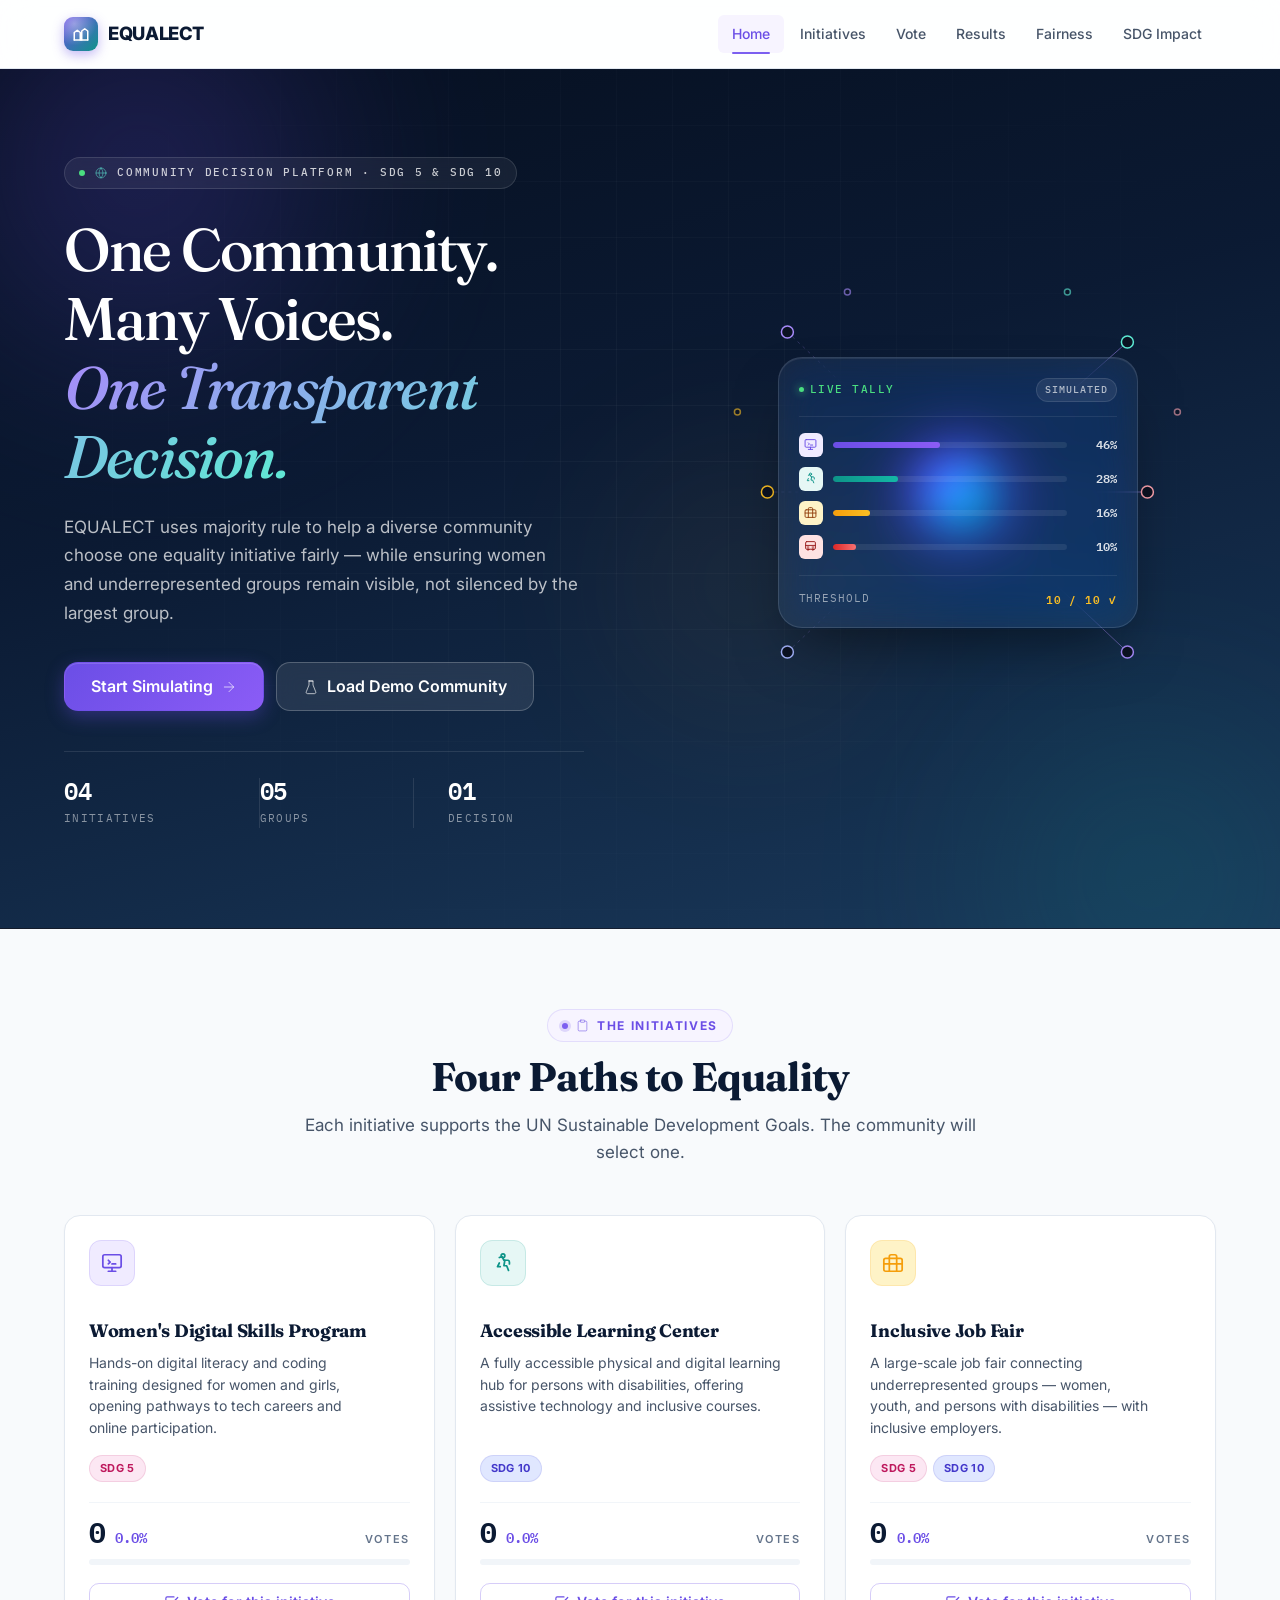
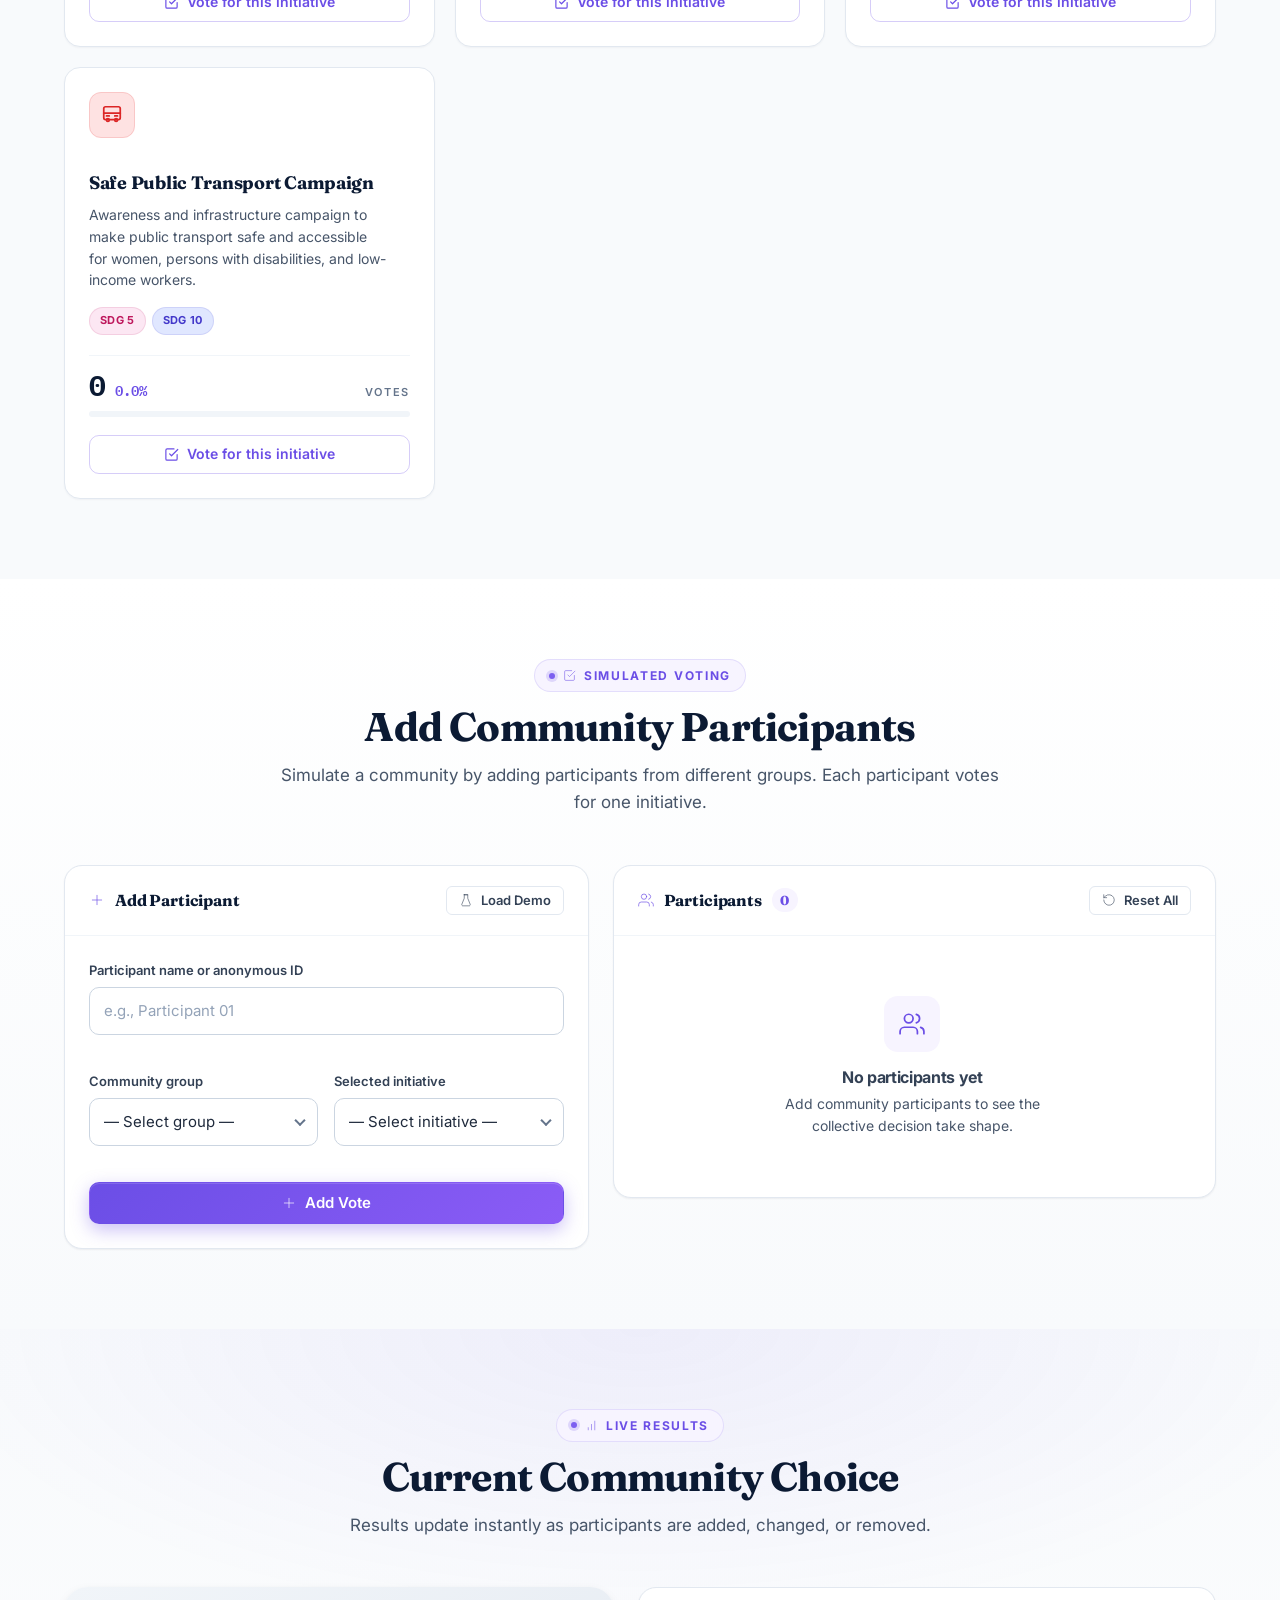
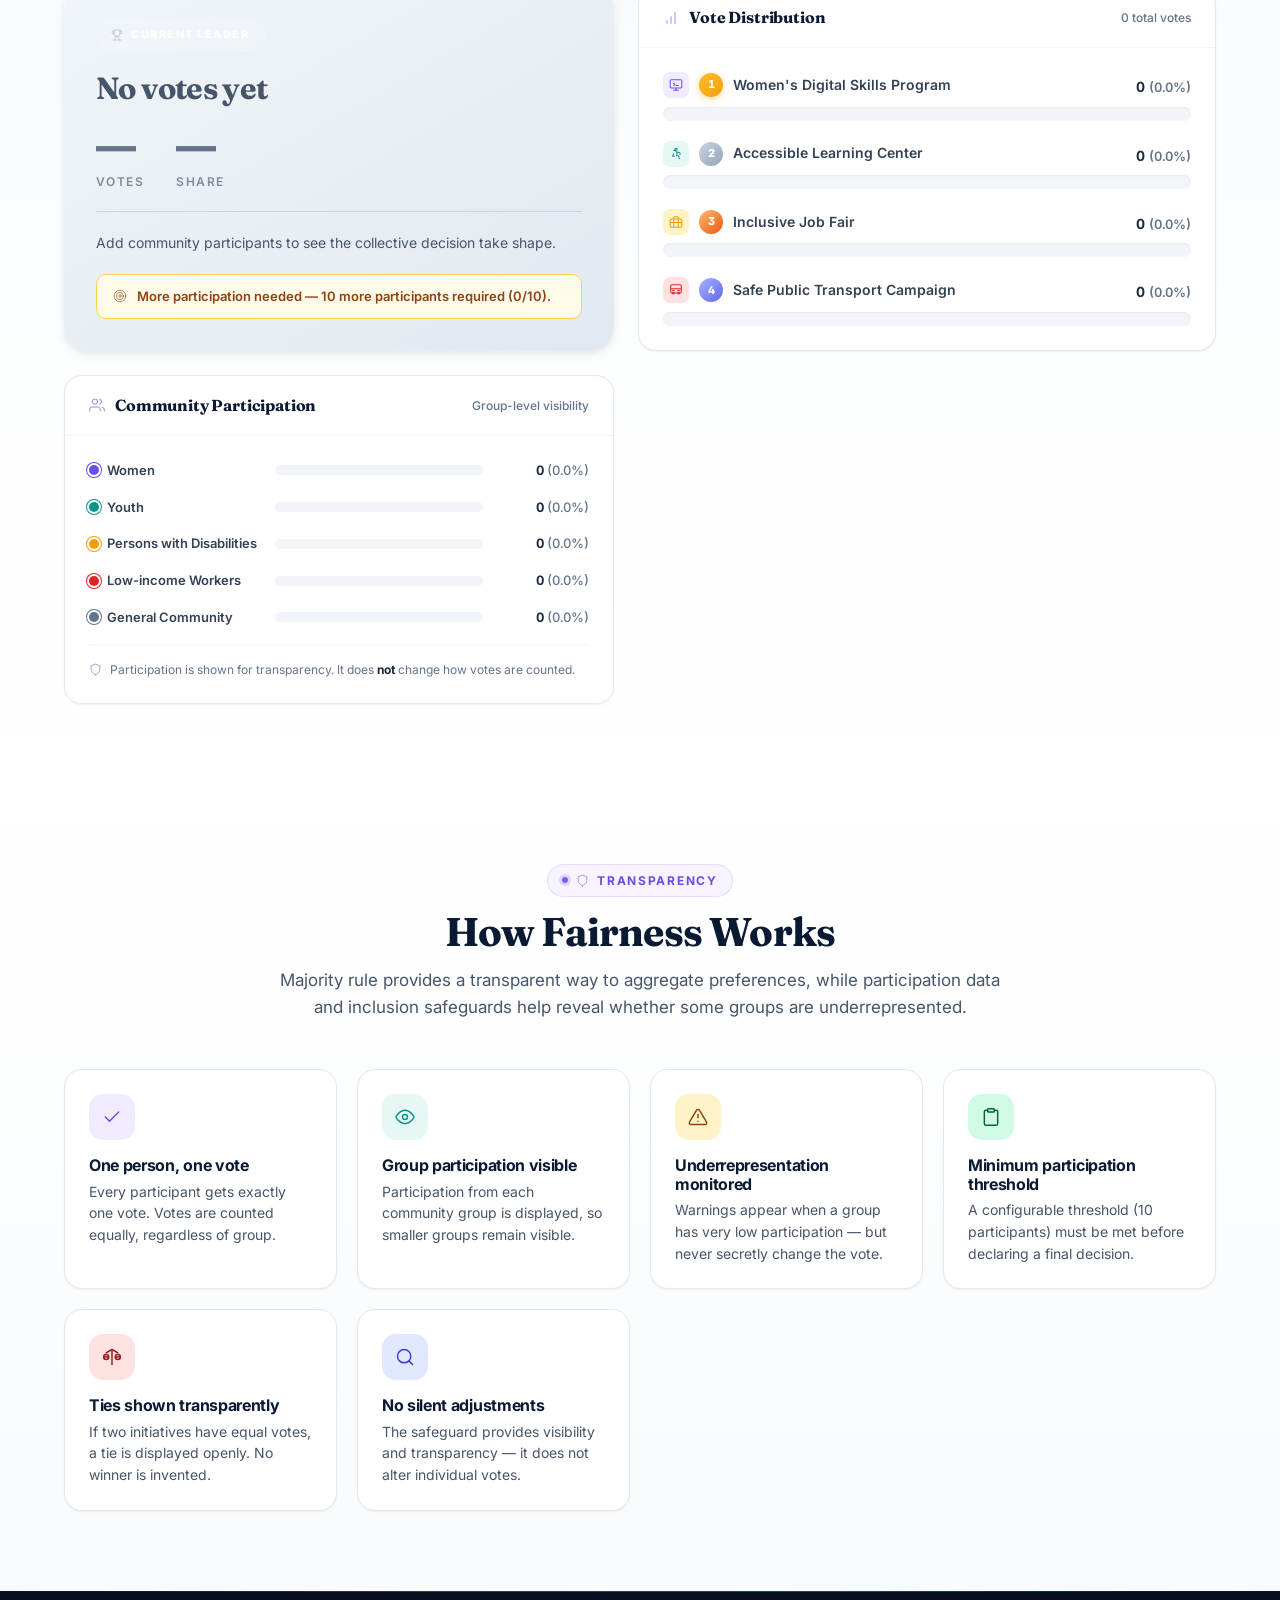
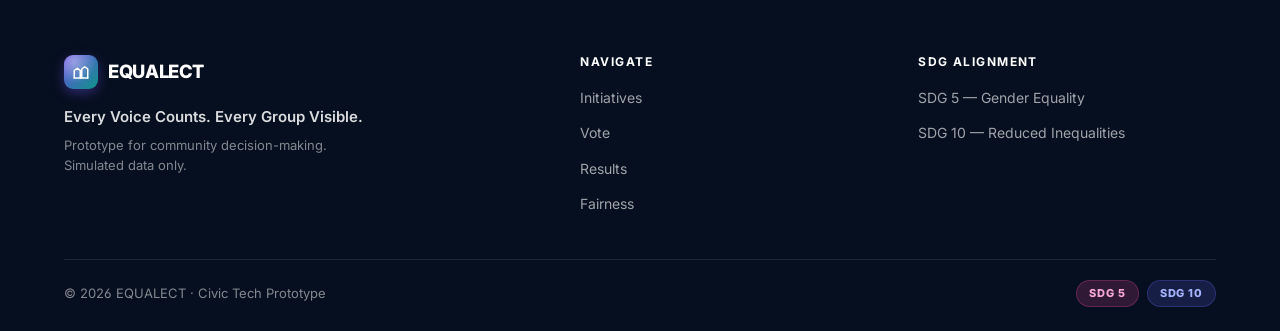
<file: deepseek/5.html>
<!DOCTYPE html>
<html lang="en">
<head>
<meta charset="UTF-8" />
<meta name="viewport" content="width=device-width, initial-scale=1.0" />
<meta name="theme-color" content="#0b1a33" />
<title>EQUALECT — Every Voice Counts. Every Group Visible.</title>
<link rel="preconnect" href="https://fonts.googleapis.com" />
<link rel="preconnect" href="https://fonts.gstatic.com" crossorigin />
<link href="https://fonts.googleapis.com/css2?family=Inter:wght@400;500;600;700;800;900&family=Fraunces:opsz,wght@9..144,500;9..144,600;9..144,700&family=IBM+Plex+Mono:wght@400;500;600&display=swap" rel="stylesheet" />
<style>
/* ============================================================
   EQUALECT — Complete single-file civic-tech voting prototype
   ============================================================ */

*,*::before,*::after{box-sizing:border-box;}
*{margin:0;padding:0;}
html{scroll-behavior:smooth;-webkit-text-size-adjust:100%;scroll-padding-top:80px;}
img,svg{display:block;max-width:100%;}
button,input,select,textarea{font:inherit;color:inherit;}
button{background:none;border:none;cursor:pointer;}
ul,ol{list-style:none;}
a{color:inherit;text-decoration:none;}

:root{
  --navy-900:#060f1f;--navy-800:#0b1a33;--navy-700:#142b4a;--navy-600:#1d3a63;
  --purple-600:#6b4ee6;--purple-500:#7c5ff0;--purple-400:#a78bfa;
  --purple-100:#f0ebff;--purple-50:#f7f4ff;
  --teal-700:#0d7d72;--teal-600:#0d9488;--teal-500:#14b8a6;--teal-100:#e6f7f5;
  --amber-700:#92400e;--amber-600:#b45309;--amber-500:#f59e0b;--amber-400:#fbbf24;
  --amber-100:#fef3c7;--amber-50:#fffbeb;
  --rose-700:#9f1239;--rose-600:#e11d48;--rose-500:#f43f5e;--rose-100:#ffe4e6;
  --red-600:#dc2626;--red-500:#ef4444;--red-100:#fee2e2;
  --green-600:#059669;--green-500:#10b981;--green-100:#d1fae5;
  --indigo-600:#4338ca;--indigo-500:#6366f1;--indigo-100:#e0e7ff;
  --n-0:#ffffff;--n-25:#fcfdff;--n-50:#f8fafc;--n-100:#f1f5f9;
  --n-200:#e2e8f0;--n-300:#cbd5e1;--n-400:#94a3b8;--n-500:#64748b;
  --n-600:#475569;--n-700:#334155;--n-800:#1e293b;--n-900:#0f172a;
  --bg:var(--n-50);--surface:var(--n-0);--border:var(--n-200);--border-2:var(--n-300);
  --text:var(--n-800);--text-mute:var(--n-600);--text-soft:var(--n-500);
  --s-1:4px;--s-2:8px;--s-3:12px;--s-4:16px;--s-5:20px;--s-6:24px;
  --s-7:32px;--s-8:40px;--s-9:48px;--s-10:64px;--s-11:80px;
  --r-xs:6px;--r-sm:10px;--r-md:14px;--r-lg:18px;--r-xl:24px;--r-2xl:32px;--r-full:999px;
  --sh-1:0 1px 2px rgba(15,23,42,.06);
  --sh-2:0 4px 12px rgba(15,23,42,.06),0 2px 4px rgba(15,23,42,.04);
  --sh-3:0 10px 24px rgba(15,23,42,.08),0 4px 8px rgba(15,23,42,.05);
  --sh-4:0 20px 48px rgba(15,23,42,.12),0 8px 16px rgba(15,23,42,.06);
  --sh-purple:0 12px 32px rgba(107,78,230,.35);
  --ease:cubic-bezier(.22,1,.36,1);
  --t-fast:160ms var(--ease);--t-med:260ms var(--ease);--t-slow:420ms var(--ease);
  --font-sans:'Inter',-apple-system,BlinkMacSystemFont,'Segoe UI',Roboto,Helvetica,Arial,sans-serif;
  --font-display:'Fraunces','Inter',Georgia,serif;
  --font-mono:'IBM Plex Mono','SFMono-Regular',Menlo,Consolas,monospace;
  --container:1200px;--nav-h:68px;
}

body{
  font-family:var(--font-sans);background:var(--bg);color:var(--text);
  line-height:1.6;font-feature-settings:'ss01','cv02','cv03','cv04';
  -webkit-font-smoothing:antialiased;-moz-osx-font-smoothing:grayscale;overflow-x:hidden;
}
h1,h2,h3,h4{
  font-family:var(--font-display);font-weight:700;line-height:1.15;
  color:var(--navy-800);text-wrap:balance;letter-spacing:-.02em;
}
h1{font-size:clamp(2.25rem,5.2vw,3.75rem);}
h2{font-size:clamp(1.75rem,3.4vw,2.5rem);}
h3{font-size:clamp(1.15rem,1.6vw,1.4rem);}
h4{font-size:1.05rem;}
p{color:var(--text-mute);text-wrap:pretty;}
::selection{background:var(--purple-400);color:#fff;}
:focus{outline:none;}
:focus-visible{outline:3px solid var(--purple-500);outline-offset:2px;border-radius:6px;}

/* ---------- ICON SYSTEM ---------- */
.icon{width:1em;height:1em;display:inline-block;vertical-align:middle;flex-shrink:0;}
.icon-sm{width:14px;height:14px;}
.icon-md{width:18px;height:18px;}
.icon-lg{width:22px;height:22px;}
.icon-stroke svg{stroke-width:1.75;stroke-linecap:round;stroke-linejoin:round;fill:none;}

.container{max-width:var(--container);margin:0 auto;padding:0 var(--s-6);}
.section{padding:var(--s-11) 0;position:relative;}
.section-alt{background:linear-gradient(180deg,var(--n-0) 0%,var(--n-50) 100%);}
.section-header{text-align:center;max-width:720px;margin:0 auto var(--s-9);}
.section-header p{font-size:1.0625rem;margin-top:var(--s-3);}
.section-label{
  display:inline-flex;align-items:center;gap:var(--s-2);
  font-size:.75rem;font-weight:700;letter-spacing:.14em;text-transform:uppercase;
  color:var(--purple-600);margin-bottom:var(--s-3);
  padding:6px 14px;background:var(--purple-50);border-radius:var(--r-full);
  border:1px solid rgba(107,78,230,.14);
}
.section-label .icon{width:13px;height:13px;}
.section-label::before{
  content:'';width:6px;height:6px;border-radius:50%;
  background:var(--purple-500);box-shadow:0 0 0 3px rgba(107,78,230,.18);
}

.reveal{opacity:0;transform:translateY(20px);transition:opacity .6s var(--ease),transform .6s var(--ease);}
.reveal.is-visible{opacity:1;transform:translateY(0);}
.reveal-stagger > *{opacity:0;transform:translateY(16px);transition:opacity .5s var(--ease),transform .5s var(--ease);}
.reveal-stagger.is-visible > *{opacity:1;transform:translateY(0);}
.reveal-stagger.is-visible > *:nth-child(1){transition-delay:.02s;}
.reveal-stagger.is-visible > *:nth-child(2){transition-delay:.08s;}
.reveal-stagger.is-visible > *:nth-child(3){transition-delay:.14s;}
.reveal-stagger.is-visible > *:nth-child(4){transition-delay:.20s;}
.reveal-stagger.is-visible > *:nth-child(5){transition-delay:.26s;}
.reveal-stagger.is-visible > *:nth-child(6){transition-delay:.32s;}

.btn{
  position:relative;display:inline-flex;align-items:center;justify-content:center;
  gap:var(--s-2);padding:11px 20px;font-size:.9375rem;font-weight:600;
  font-family:var(--font-sans);border-radius:var(--r-sm);cursor:pointer;
  transition:transform var(--t-fast),box-shadow var(--t-med),background var(--t-med),color var(--t-med),border-color var(--t-med);
  white-space:nowrap;user-select:none;overflow:hidden;line-height:1.2;
  border:1.5px solid transparent;
}
.btn .icon{width:16px;height:16px;}
.btn::after{
  content:'';position:absolute;inset:0;border-radius:inherit;
  background:radial-gradient(circle at var(--x,50%) var(--y,50%),rgba(255,255,255,.35) 0%,transparent 60%);
  opacity:0;transition:opacity .5s;pointer-events:none;
}
.btn:active::after{opacity:1;transition:opacity 0s;}
.btn:focus-visible{outline:3px solid var(--purple-500);outline-offset:2px;}
.btn-lg{padding:14px 26px;font-size:1rem;border-radius:var(--r-md);}
.btn-sm{padding:6px 12px;font-size:.8125rem;border-radius:var(--r-xs);}
.btn-sm .icon{width:14px;height:14px;}
.btn-block{width:100%;}
.btn-arrow{display:inline-block;transition:transform var(--t-med);}
.btn-primary:hover .btn-arrow{transform:translateX(3px);}

.btn-primary{background:linear-gradient(135deg,var(--purple-600) 0%,#8b5cf6 100%);color:#fff;box-shadow:0 6px 18px rgba(107,78,230,.35),inset 0 1px 0 rgba(255,255,255,.15);}
.btn-primary:hover{transform:translateY(-2px);box-shadow:0 10px 26px rgba(107,78,230,.45),inset 0 1px 0 rgba(255,255,255,.15);}
.btn-primary:active{transform:translateY(0);}
.btn-secondary{background:var(--navy-800);color:#fff;box-shadow:0 6px 18px rgba(11,26,51,.25);}
.btn-secondary:hover{transform:translateY(-2px);background:var(--navy-700);}
.btn-outline{background:transparent;color:var(--purple-600);border-color:rgba(107,78,230,.35);}
.btn-outline:hover{background:var(--purple-50);border-color:var(--purple-500);transform:translateY(-1px);}
.btn-ghost{background:var(--n-0);color:var(--n-700);border-color:var(--border);}
.btn-ghost:hover{background:var(--n-50);border-color:var(--border-2);color:var(--navy-800);}
.btn-ghost:hover .icon{transform:rotate(-45deg);}
.btn-ghost .icon{transition:transform var(--t-med);}
.btn-glass{background:rgba(255,255,255,.09);color:#fff;border-color:rgba(255,255,255,.22);backdrop-filter:blur(10px);-webkit-backdrop-filter:blur(10px);}
.btn-glass:hover{background:rgba(255,255,255,.16);border-color:rgba(255,255,255,.35);transform:translateY(-2px);}
.btn-danger{background:var(--red-600);color:#fff;}
.btn-danger:hover{background:#b91c1c;transform:translateY(-1px);}

.navbar{position:sticky;top:0;z-index:100;background:rgba(255,255,255,.85);backdrop-filter:blur(16px) saturate(180%);-webkit-backdrop-filter:blur(16px) saturate(180%);border-bottom:1px solid var(--border);transition:box-shadow var(--t-med),background var(--t-med);}
.navbar.scrolled{box-shadow:var(--sh-2);background:rgba(255,255,255,.95);}
.nav-inner{display:flex;align-items:center;justify-content:space-between;height:var(--nav-h);}
.logo{display:flex;align-items:center;gap:10px;font-weight:800;font-size:1.15rem;color:var(--navy-800);letter-spacing:-.02em;}
.logo-mark{width:34px;height:34px;border-radius:9px;background:linear-gradient(135deg,var(--purple-600) 0%,var(--teal-600) 100%);display:flex;align-items:center;justify-content:center;gap:2px;box-shadow:0 4px 12px rgba(107,78,230,.4);position:relative;overflow:hidden;}
.logo-mark::after{content:'';position:absolute;inset:0;background:radial-gradient(circle at 30% 20%,rgba(255,255,255,.4) 0%,transparent 60%);}
.logo-mark svg{width:18px;height:18px;color:#fff;position:relative;z-index:1;}
.logo-text{font-family:var(--font-sans);}
.nav-links{display:flex;gap:2px;}
.nav-links a{display:block;padding:8px 14px;font-size:.875rem;font-weight:500;color:var(--text-mute);border-radius:var(--r-xs);transition:all var(--t-fast);position:relative;}
.nav-links a:hover,.nav-links a:focus-visible{color:var(--purple-600);background:var(--purple-50);}
.nav-links a.active{color:var(--purple-600);background:var(--purple-50);}
.nav-links a.active::after{content:'';position:absolute;left:14px;right:14px;bottom:-1px;height:2px;background:var(--purple-500);border-radius:2px;}
.nav-toggle{display:none;padding:8px;border-radius:var(--r-xs);}
.nav-toggle-bar{display:block;width:22px;height:2px;background:var(--navy-800);border-radius:2px;margin:4px 0;transition:all var(--t-med);}
.nav-toggle[aria-expanded="true"] .nav-toggle-bar:nth-child(1){transform:translateY(6px) rotate(45deg);}
.nav-toggle[aria-expanded="true"] .nav-toggle-bar:nth-child(2){opacity:0;}
.nav-toggle[aria-expanded="true"] .nav-toggle-bar:nth-child(3){transform:translateY(-6px) rotate(-45deg);}

@media(max-width:880px){
  .nav-toggle{display:block;}
  .nav-links{display:none;position:absolute;top:var(--nav-h);left:0;right:0;background:#fff;flex-direction:column;padding:12px;gap:2px;border-bottom:1px solid var(--border);box-shadow:var(--sh-3);}
  .nav-links.open{display:flex;}
  .nav-links a{padding:12px 14px;}
  .nav-links a.active::after{display:none;}
}

/* HERO */
.hero{position:relative;background:linear-gradient(165deg,var(--navy-900) 0%,var(--navy-800) 42%,#1a3a5c 100%);color:#fff;padding:88px 0 100px;overflow:hidden;isolation:isolate;border-bottom:1px solid rgba(255,255,255,.05);}
.hero::before{content:'';position:absolute;inset:0;background-image:linear-gradient(rgba(255,255,255,.035) 1px,transparent 1px),linear-gradient(90deg,rgba(255,255,255,.035) 1px,transparent 1px);background-size:56px 56px;mask-image:radial-gradient(circle at 50% 40%,#000 0%,transparent 80%);-webkit-mask-image:radial-gradient(circle at 50% 40%,#000 0%,transparent 80%);pointer-events:none;z-index:0;}
.hero-bg{position:absolute;inset:0;pointer-events:none;z-index:0;}
.hero-orb{position:absolute;border-radius:50%;filter:blur(90px);opacity:.5;}
.hero-orb-1{width:520px;height:520px;top:-160px;left:-120px;background:radial-gradient(circle,rgba(107,78,230,.65) 0%,transparent 70%);}
.hero-orb-2{width:460px;height:460px;bottom:-180px;right:-100px;background:radial-gradient(circle,rgba(13,148,136,.45) 0%,transparent 70%);}
.hero-orb-3{width:340px;height:340px;top:40%;left:45%;background:radial-gradient(circle,rgba(245,158,11,.22) 0%,transparent 70%);}
.hero-grid{position:relative;z-index:1;display:grid;grid-template-columns:1.05fr .95fr;gap:64px;align-items:center;}
.hero-eyebrow{display:inline-flex;align-items:center;gap:10px;padding:6px 14px;border-radius:var(--r-full);background:rgba(255,255,255,.06);border:1px solid rgba(255,255,255,.12);font-family:var(--font-mono);font-size:.6875rem;font-weight:500;letter-spacing:.16em;text-transform:uppercase;color:rgba(255,255,255,.78);margin-bottom:26px;backdrop-filter:blur(8px);-webkit-backdrop-filter:blur(8px);}
.hero-eyebrow .icon{width:12px;height:12px;color:#5eead4;}
.pulse-dot{width:6px;height:6px;border-radius:50%;background:#4ade80;box-shadow:0 0 0 0 rgba(74,222,128,.6);animation:pulse 2.4s infinite;}
@keyframes pulse{0%{box-shadow:0 0 0 0 rgba(74,222,128,.7);}70%{box-shadow:0 0 0 8px rgba(74,222,128,0);}100%{box-shadow:0 0 0 0 rgba(74,222,128,0);}}
.hero-title{color:#fff;margin-bottom:22px;font-weight:500;letter-spacing:-.03em;}
.hero-title .line{display:block;}
.hero-title-accent{font-style:italic;font-weight:500;background:linear-gradient(135deg,#a78bfa 0%,#5eead4 100%);-webkit-background-clip:text;-webkit-text-fill-color:transparent;background-clip:text;}
.hero-lede{color:rgba(255,255,255,.72);font-size:1.0625rem;max-width:540px;margin-bottom:34px;line-height:1.7;}
.hero-actions{display:flex;gap:12px;flex-wrap:wrap;margin-bottom:40px;}
.hero-stats{display:grid;grid-template-columns:repeat(3,auto);gap:0;border-top:1px solid rgba(255,255,255,.1);padding-top:26px;max-width:520px;}
.hero-stat{padding-right:34px;border-right:1px solid rgba(255,255,255,.1);}
.hero-stat:last-child{border-right:none;padding-right:0;padding-left:34px;}
.hero-stat:first-child{padding-left:0;}
.hero-stat-value{font-family:var(--font-mono);font-size:1.5rem;font-weight:600;color:#fff;line-height:1;letter-spacing:-.02em;font-variant-numeric:tabular-nums;}
.hero-stat-label{font-family:var(--font-mono);font-size:.6875rem;letter-spacing:.12em;text-transform:uppercase;color:rgba(255,255,255,.5);margin-top:8px;}
.hero-visual{position:relative;height:480px;display:flex;align-items:center;justify-content:center;}
.hero-network{position:absolute;inset:0;width:100%;height:100%;overflow:visible;pointer-events:none;}
.net-line{stroke:rgba(167,139,250,.22);stroke-width:1;stroke-dasharray:3 4;fill:none;}
.net-line.active{stroke:rgba(167,139,250,.5);stroke-dasharray:none;animation:dashFlow 6s linear infinite;}
@keyframes dashFlow{to{stroke-dashoffset:-100;}}
.net-node{fill:#0b1222;stroke-width:1.5;}
.net-node-a{stroke:#a78bfa;}
.net-node-b{stroke:#5eead4;}
.net-node-c{stroke:#fbbf24;}
.net-node-d{stroke:#fda4af;}
.net-node-e{stroke:#a5b4fc;}
.net-node-pulse{animation:nodePulse 4s ease-in-out infinite;}
@keyframes nodePulse{0%,100%{opacity:.9;}50%{opacity:.4;}}
.net-core-glow{fill:var(--purple-600);opacity:.35;filter:blur(20px);}
.net-core{fill:url(#heroCoreGrad);}
.net-check{stroke:#fff;stroke-width:2.5;stroke-linecap:round;stroke-linejoin:round;fill:none;}
.hero-card{position:relative;z-index:2;width:100%;max-width:360px;background:rgba(255,255,255,.06);border:1px solid rgba(255,255,255,.12);border-radius:var(--r-xl);padding:20px;backdrop-filter:blur(20px) saturate(180%);-webkit-backdrop-filter:blur(20px) saturate(180%);box-shadow:0 30px 60px -20px rgba(0,0,0,.5),inset 0 1px 0 rgba(255,255,255,.08);animation:floatY 8s ease-in-out infinite;}
@keyframes floatY{0%,100%{transform:translateY(0);}50%{transform:translateY(-6px);}}
.hero-card-head{display:flex;justify-content:space-between;align-items:center;margin-bottom:16px;padding-bottom:14px;border-bottom:1px solid rgba(255,255,255,.08);}
.preview-live{display:inline-flex;align-items:center;gap:6px;font-family:var(--font-mono);font-size:.6875rem;font-weight:500;letter-spacing:.14em;color:#4ade80;text-transform:uppercase;}
.preview-live-dot{width:5px;height:5px;border-radius:50%;background:#4ade80;box-shadow:0 0 8px #4ade80;}
.preview-pill{font-family:var(--font-mono);font-size:.625rem;font-weight:500;padding:3px 8px;border-radius:var(--r-full);background:rgba(255,255,255,.08);color:rgba(255,255,255,.65);border:1px solid rgba(255,255,255,.1);letter-spacing:.1em;}
.preview-row{display:grid;grid-template-columns:24px 1fr 40px;gap:10px;align-items:center;margin-bottom:10px;}
.preview-icon{width:24px;height:24px;border-radius:6px;display:flex;align-items:center;justify-content:center;flex-shrink:0;}
.preview-icon svg{width:13px;height:13px;stroke-width:1.75;stroke-linecap:round;stroke-linejoin:round;fill:none;}
.preview-bar{height:6px;background:rgba(255,255,255,.08);border-radius:99px;overflow:hidden;}
.preview-bar-fill{height:100%;border-radius:99px;animation:barIn 1.4s var(--ease) both;}
@keyframes barIn{from{width:0 !important;}}
.preview-pct{font-family:var(--font-mono);font-size:.75rem;font-weight:600;color:rgba(255,255,255,.85);text-align:right;font-variant-numeric:tabular-nums;}
.preview-footer{display:flex;justify-content:space-between;align-items:center;margin-top:16px;padding-top:14px;border-top:1px solid rgba(255,255,255,.08);font-family:var(--font-mono);font-size:.6875rem;letter-spacing:.08em;color:rgba(255,255,255,.55);}
.preview-threshold{font-weight:600;color:#fbbf24;}
@media(max-width:980px){
  .hero{padding:64px 0 72px;}
  .hero-grid{grid-template-columns:1fr;gap:56px;}
  .hero-visual{height:400px;order:-1;}
  .hero-card{max-width:340px;}
  .hero-stats{grid-template-columns:1fr;gap:16px;max-width:none;}
  .hero-stat{padding-right:0;border-right:none;padding-left:0 !important;border-bottom:1px solid rgba(255,255,255,.08);padding-bottom:16px;}
  .hero-stat:last-child{border-bottom:none;padding-bottom:0;}
}

/* INITIATIVE CARDS */
.initiative-grid{display:grid;grid-template-columns:repeat(auto-fit,minmax(260px,1fr));gap:var(--s-5);}
.initiative-card{position:relative;background:var(--surface);border-radius:var(--r-lg);padding:var(--s-6);border:1px solid var(--border);box-shadow:var(--sh-1);transition:all var(--t-med);display:flex;flex-direction:column;overflow:hidden;}
.initiative-card::before{content:'';position:absolute;top:0;left:0;right:0;height:4px;background:var(--card-accent,var(--purple-600));transform:scaleX(0);transform-origin:left;transition:transform var(--t-slow);}
.initiative-card:hover::before,.initiative-card:focus-within::before{transform:scaleX(1);}
.initiative-card:hover{transform:translateY(-6px);box-shadow:var(--sh-4);border-color:var(--border-2);}
.initiative-card.is-leading{border-color:var(--purple-400);box-shadow:0 12px 32px rgba(107,78,230,.18),0 0 0 1px rgba(107,78,230,.15);}
.initiative-card.is-leading::before{transform:scaleX(1);}
.initiative-icon{width:56px;height:56px;border-radius:var(--r-md);display:flex;align-items:center;justify-content:center;margin-bottom:var(--s-4);background:var(--icon-bg,#f0ebff);color:var(--card-accent,var(--purple-600));position:relative;transition:transform var(--t-med);}
.initiative-icon svg{width:24px;height:24px;stroke-width:1.75;stroke-linecap:round;stroke-linejoin:round;fill:none;}
.initiative-icon::after{content:'';position:absolute;inset:0;border-radius:inherit;border:1px solid currentColor;opacity:.14;}
.initiative-card:hover .initiative-icon{transform:scale(1.06) rotate(-3deg);}
.initiative-card h3{font-size:1.125rem;margin-bottom:var(--s-2);letter-spacing:-.01em;}
.initiative-card .initiative-desc{font-size:.875rem;line-height:1.55;flex:1;margin-bottom:var(--s-4);}
.sdg-badges{display:flex;gap:6px;flex-wrap:wrap;margin-bottom:var(--s-4);}
.sdg-badge{display:inline-flex;align-items:center;gap:4px;padding:3px 10px;border-radius:var(--r-full);font-size:.6875rem;font-weight:700;letter-spacing:.02em;text-transform:uppercase;}
.sdg-badge svg{width:11px;height:11px;}
.sdg-5{background:#fce7f3;color:#be185d;}
.sdg-10{background:#e0e7ff;color:#4338ca;}
.initiative-stats{display:flex;align-items:baseline;gap:var(--s-3);margin-bottom:var(--s-4);padding-top:var(--s-4);border-top:1px solid var(--n-100);}
.initiative-count{font-size:1.9rem;font-weight:800;color:var(--navy-800);line-height:1;font-variant-numeric:tabular-nums;letter-spacing:-.03em;transition:color var(--t-med);}
.initiative-card.is-leading .initiative-count{color:var(--purple-600);}
.initiative-pct{font-size:.9375rem;font-weight:700;color:var(--purple-600);font-variant-numeric:tabular-nums;}
.initiative-label{font-size:.75rem;color:var(--text-soft);margin-left:auto;font-weight:500;}
.initiative-card .btn{width:100%;}

/* VOTING */
.voting-grid{display:grid;grid-template-columns:1fr 1.15fr;gap:var(--s-6);align-items:start;}
@media(max-width:900px){.voting-grid{grid-template-columns:1fr;}}
.panel{background:var(--surface);border-radius:var(--r-lg);border:1px solid var(--border);box-shadow:var(--sh-1);overflow:hidden;transition:box-shadow var(--t-med);}
.panel:hover{box-shadow:var(--sh-2);}
.panel-tight{padding:0;}
.panel-header{padding:var(--s-5) var(--s-6);border-bottom:1px solid var(--n-100);display:flex;align-items:center;justify-content:space-between;gap:var(--s-3);flex-wrap:wrap;}
.panel-header h3{font-size:1rem;letter-spacing:-.01em;display:flex;align-items:center;gap:10px;}
.panel-header h3 .icon{width:16px;height:16px;color:var(--purple-600);}
.panel-hint{font-size:.75rem;color:var(--text-soft);font-weight:500;}
.panel-actions{display:flex;gap:var(--s-2);}
.panel-body{padding:var(--s-6);}
.panel-body-flush{padding:var(--s-3);}
.panel-footnote{display:flex;align-items:flex-start;gap:8px;font-size:.75rem;color:var(--text-soft);margin-top:var(--s-4);padding-top:var(--s-4);border-top:1px solid var(--n-100);line-height:1.5;}
.panel-footnote .icon{width:13px;height:13px;color:var(--purple-600);flex-shrink:0;margin-top:2px;}
.panel-footnote strong{color:var(--text);font-weight:700;}
.count-badge{display:inline-flex;align-items:center;justify-content:center;min-width:26px;height:24px;padding:0 8px;border-radius:var(--r-full);background:var(--purple-50);color:var(--purple-600);font-weight:800;font-size:.8125rem;font-variant-numeric:tabular-nums;}

/* FORM */
.form-group{margin-bottom:var(--s-4);}
.form-row{display:grid;grid-template-columns:1fr 1fr;gap:var(--s-4);}
@media(max-width:560px){.form-row{grid-template-columns:1fr;}}
.form-group label{display:block;font-size:.8125rem;font-weight:600;color:var(--n-700);margin-bottom:6px;}
.form-group input,.form-group select{width:100%;padding:11px 14px;font-size:.9375rem;font-family:var(--font-sans);border:1.5px solid var(--border-2);border-radius:var(--r-sm);background:var(--n-0);color:var(--text);transition:all var(--t-fast);}
.form-group input::placeholder{color:var(--n-400);}
.form-group input:hover,.form-group select:hover{border-color:var(--n-400);}
.form-group input:focus,.form-group select:focus{outline:none;border-color:var(--purple-500);box-shadow:0 0 0 4px rgba(107,78,230,.14);}
.form-group input.invalid,.form-group select.invalid{border-color:var(--red-500);box-shadow:0 0 0 4px rgba(220,38,38,.12);}
.select-wrap{position:relative;}
.select-wrap::after{content:'';position:absolute;right:14px;top:50%;width:8px;height:8px;border-right:2px solid var(--n-500);border-bottom:2px solid var(--n-500);transform:translateY(-70%) rotate(45deg);pointer-events:none;transition:border-color var(--t-fast);}
.select-wrap:hover::after{border-color:var(--purple-600);}
.select-wrap select{appearance:none;-webkit-appearance:none;padding-right:38px;cursor:pointer;}
.field-error{font-size:.75rem;color:var(--red-600);margin-top:4px;min-height:1rem;display:block;font-weight:500;animation:errIn .2s;}
@keyframes errIn{from{opacity:0;transform:translateY(-3px);}to{opacity:1;transform:translateY(0);}}
.demo-banner{display:flex;align-items:center;gap:10px;padding:10px 14px;background:var(--amber-50);border:1px solid #fcd34d;border-radius:var(--r-sm);font-size:.8125rem;font-weight:600;color:var(--amber-700);margin-bottom:var(--s-4);animation:errIn .3s;}
.demo-banner.hidden{display:none;}
.demo-banner .icon{width:14px;height:14px;color:var(--amber-700);flex-shrink:0;}
.demo-banner-close{margin-left:auto;color:var(--amber-700);opacity:.6;padding:2px 6px;border-radius:4px;font-size:.875rem;transition:opacity var(--t-fast);}
.demo-banner-close:hover{opacity:1;background:rgba(146,64,14,.08);}

/* PARTICIPANT LIST */
.participant-list{max-height:460px;overflow-y:auto;display:flex;flex-direction:column;gap:6px;padding-right:4px;}
.participant-list::-webkit-scrollbar{width:6px;}
.participant-list::-webkit-scrollbar-track{background:transparent;}
.participant-list::-webkit-scrollbar-thumb{background:var(--n-300);border-radius:3px;}
.participant-list::-webkit-scrollbar-thumb:hover{background:var(--n-400);}
.participant-item{display:flex;align-items:center;gap:12px;padding:11px 14px;background:var(--n-50);border-radius:var(--r-sm);border:1px solid var(--border);transition:all var(--t-fast);animation:itemIn .35s var(--ease);}
@keyframes itemIn{from{opacity:0;transform:translateY(-6px);}to{opacity:1;transform:translateY(0);}}
.participant-item:hover{background:var(--n-0);border-color:var(--border-2);box-shadow:var(--sh-1);}
.participant-item.removing{animation:itemOut .25s forwards;}
@keyframes itemOut{to{opacity:0;transform:translateX(20px);height:0;padding:0;margin:0;}}
.participant-avatar{width:38px;height:38px;border-radius:50%;flex-shrink:0;display:flex;align-items:center;justify-content:center;font-size:.75rem;font-weight:800;color:#fff;letter-spacing:-.02em;box-shadow:0 2px 6px rgba(0,0,0,.12);}
.participant-info{flex:1;min-width:0;}
.participant-name{font-size:.875rem;font-weight:600;color:var(--n-800);white-space:nowrap;overflow:hidden;text-overflow:ellipsis;}
.participant-meta{display:flex;align-items:center;gap:6px;margin-top:2px;flex-wrap:wrap;}
.group-badge{display:inline-flex;align-items:center;padding:2px 8px;border-radius:var(--r-full);font-size:.6875rem;font-weight:600;background:var(--n-200);color:var(--n-700);}
.participant-initiative{font-size:.6875rem;color:var(--text-soft);white-space:nowrap;overflow:hidden;text-overflow:ellipsis;}
.participant-actions{display:flex;gap:2px;flex-shrink:0;}
.icon-btn{width:32px;height:32px;display:flex;align-items:center;justify-content:center;border-radius:var(--r-xs);color:var(--n-500);transition:all var(--t-fast);}
.icon-btn svg{width:15px;height:15px;stroke-width:1.75;stroke-linecap:round;stroke-linejoin:round;fill:none;}
.icon-btn:hover{background:var(--n-200);color:var(--n-800);}
.icon-btn.danger:hover{background:var(--red-100);color:var(--red-600);}

/* EMPTY STATE */
.empty-state{text-align:center;padding:var(--s-9) var(--s-5);}
.empty-icon{width:56px;height:56px;border-radius:14px;background:var(--purple-50);color:var(--purple-600);display:flex;align-items:center;justify-content:center;margin:0 auto var(--s-4);}
.empty-icon svg{width:26px;height:26px;stroke-width:1.6;stroke-linecap:round;stroke-linejoin:round;fill:none;}
.empty-state h4{color:var(--n-700);margin-bottom:6px;font-family:var(--font-sans);font-size:1rem;}
.empty-state p{font-size:.875rem;max-width:320px;margin:0 auto;}

/* RESULTS */
.section-results{background:radial-gradient(1200px 500px at 50% 0%,rgba(107,78,230,.07) 0%,transparent 60%),linear-gradient(180deg,var(--n-50) 0%,var(--n-0) 100%);}
.status-alert{margin-bottom:var(--s-6);display:flex;flex-direction:column;gap:var(--s-3);}
.status-alert:empty{display:none;}
.alert{display:flex;gap:14px;padding:16px 20px;border-radius:var(--r-md);font-size:.875rem;border:1px solid;animation:alertIn .35s var(--ease);position:relative;overflow:hidden;}
@keyframes alertIn{from{opacity:0;transform:translateY(-8px);}to{opacity:1;transform:translateY(0);}}
.alert::before{content:'';position:absolute;left:0;top:0;bottom:0;width:4px;}
.alert-warning{background:var(--amber-50);border-color:#fcd34d;color:#78350f;}
.alert-warning::before{background:var(--amber-500);}
.alert-info{background:var(--purple-50);border-color:#c4b5fd;color:#4c1d95;}
.alert-info::before{background:var(--purple-500);}
.alert-success{background:#ecfdf5;border-color:#6ee7b7;color:#064e3b;}
.alert-success::before{background:var(--green-500);}
.alert-danger{background:#fef2f2;border-color:#fca5a5;color:#7f1d1d;}
.alert-danger::before{background:var(--red-500);}
.alert-icon{width:22px;height:22px;flex-shrink:0;display:inline-flex;align-items:center;justify-content:center;}
.alert-icon svg{width:100%;height:100%;stroke-width:1.75;stroke-linecap:round;stroke-linejoin:round;fill:none;}
.alert-content{flex:1;}
.alert-content strong{display:block;margin-bottom:3px;font-weight:700;}
.alert-content p{color:inherit;font-size:.8125rem;opacity:.9;line-height:1.5;}

.results-grid{display:grid;grid-template-columns:1fr 1.05fr;gap:var(--s-6);align-items:start;}
@media(max-width:980px){.results-grid{grid-template-columns:1fr;}}
.results-left{display:flex;flex-direction:column;gap:var(--s-6);}

/* MAJORITY CARD */
.majority-card{position:relative;background:linear-gradient(150deg,var(--navy-900) 0%,var(--navy-700) 65%,#1d3a63 100%);color:#fff;border-radius:var(--r-xl);padding:var(--s-7);overflow:hidden;box-shadow:var(--sh-4);isolation:isolate;transition:all var(--t-slow);}
.majority-card::before{content:'';position:absolute;top:-100px;right:-80px;width:280px;height:280px;border-radius:50%;background:radial-gradient(circle,rgba(107,78,230,.55) 0%,transparent 70%);pointer-events:none;filter:blur(20px);}
.majority-card::after{content:'';position:absolute;bottom:-120px;left:-60px;width:260px;height:260px;border-radius:50%;background:radial-gradient(circle,rgba(13,148,136,.35) 0%,transparent 70%);pointer-events:none;filter:blur(20px);}
.majority-card.empty{background:linear-gradient(150deg,var(--n-100) 0%,var(--n-200) 100%);color:var(--n-600);box-shadow:var(--sh-2);}
.majority-card.empty::before,.majority-card.empty::after{display:none;}
.majority-card.tie{background:linear-gradient(150deg,#4c1d95 0%,#9f1239 100%);}
.majority-card.tie::before{background:radial-gradient(circle,rgba(244,63,94,.5) 0%,transparent 70%);}
.majority-card.is-final{background:linear-gradient(150deg,#064e3b 0%,#065f46 40%,var(--navy-800) 100%);}
.majority-card.is-final::before{background:radial-gradient(circle,rgba(16,185,129,.55) 0%,transparent 70%);}
.majority-card.celebrate{animation:celebrate 1s var(--ease);}
@keyframes celebrate{0%{transform:scale(1);box-shadow:var(--sh-4);}40%{transform:scale(1.015);box-shadow:0 0 0 6px rgba(107,78,230,.18),var(--sh-4);}100%{transform:scale(1);box-shadow:var(--sh-4);}}
.majority-card.threshold-pulse{animation:thresholdPulse 1.4s var(--ease);}
@keyframes thresholdPulse{0%{box-shadow:var(--sh-4);}40%{box-shadow:0 0 0 10px rgba(16,185,129,.25),0 0 60px rgba(16,185,129,.45),var(--sh-4);}100%{box-shadow:var(--sh-4);}}
.majority-ribbon{display:inline-flex;align-items:center;gap:8px;padding:6px 14px;border-radius:var(--r-full);background:rgba(255,255,255,.12);border:1px solid rgba(255,255,255,.18);font-size:.6875rem;font-weight:800;letter-spacing:.14em;text-transform:uppercase;color:rgba(255,255,255,.92);margin-bottom:var(--s-5);backdrop-filter:blur(10px);-webkit-backdrop-filter:blur(10px);position:relative;z-index:1;}
.majority-ribbon .icon{width:12px;height:12px;color:#fbbf24;}
.majority-card.empty .majority-ribbon .icon{color:var(--n-400);}
.majority-card.tie .majority-ribbon .icon{color:#fbbf24;}
.majority-card.is-final .majority-ribbon .icon{color:#4ade80;}
.ribbon-dot{width:7px;height:7px;border-radius:50%;background:#4ade80;box-shadow:0 0 10px #4ade80;animation:pulse 2s infinite;}
.majority-card.tie .ribbon-dot{background:#fbbf24;box-shadow:0 0 10px #fbbf24;}
.majority-card.empty .ribbon-dot{background:var(--n-400);box-shadow:none;animation:none;}
.majority-card.is-final .ribbon-dot{background:#4ade80;}
.majority-body{position:relative;z-index:1;}
.majority-name{font-family:var(--font-display);font-size:clamp(1.5rem,2.4vw,2rem);font-weight:700;color:#fff;line-height:1.15;margin-bottom:var(--s-5);letter-spacing:-.02em;text-wrap:balance;}
.majority-card.empty .majority-name{color:var(--n-600);}
.majority-stats{display:flex;gap:var(--s-7);margin-bottom:var(--s-5);}
.majority-stat-value{font-size:2.5rem;font-weight:800;line-height:1;color:#fff;font-variant-numeric:tabular-nums;letter-spacing:-.03em;transition:color var(--t-med);}
.majority-card.empty .majority-stat-value{color:var(--n-500);}
.majority-stat-label{font-size:.75rem;text-transform:uppercase;letter-spacing:.12em;font-weight:600;opacity:.65;margin-top:6px;}
.majority-note{font-size:.875rem;opacity:.82;line-height:1.55;padding-top:var(--s-5);border-top:1px solid rgba(255,255,255,.14);color:rgba(255,255,255,.85);}
.majority-card.empty .majority-note{color:var(--n-600);border-top-color:var(--n-300);opacity:1;}
.majority-threshold{display:flex;align-items:center;gap:10px;margin-top:var(--s-5);padding:11px 16px;border-radius:var(--r-sm);font-size:.8125rem;font-weight:600;position:relative;z-index:1;transition:all var(--t-med);}
.majority-threshold .icon{width:14px;height:14px;flex-shrink:0;}
.majority-threshold.threshold-met{background:rgba(16,185,129,.18);color:#6ee7b7;border:1px solid rgba(16,185,129,.35);}
.majority-threshold.threshold-pending{background:rgba(245,158,11,.15);color:#fcd34d;border:1px solid rgba(245,158,11,.3);}
.majority-card.empty .majority-threshold.threshold-pending{background:var(--amber-50);color:var(--amber-700);border-color:#fcd34d;}

/* VOTE BARS */
.vote-bars{display:flex;flex-direction:column;gap:var(--s-5);}
.vote-bar-item{position:relative;}
.vote-bar-header{display:flex;justify-content:space-between;align-items:baseline;margin-bottom:8px;gap:12px;}
.vote-bar-name{font-size:.875rem;font-weight:600;color:var(--n-700);display:flex;align-items:center;gap:10px;min-width:0;}
.vote-bar-icon{width:26px;height:26px;border-radius:7px;display:flex;align-items:center;justify-content:center;flex-shrink:0;background:var(--icon-bg,#f0ebff);color:var(--card-accent,var(--purple-600));}
.vote-bar-icon svg{width:14px;height:14px;stroke-width:1.75;stroke-linecap:round;stroke-linejoin:round;fill:none;}
.vote-bar-name-text{white-space:nowrap;overflow:hidden;text-overflow:ellipsis;}
.rank-badge{display:inline-flex;align-items:center;justify-content:center;width:24px;height:24px;border-radius:50%;flex-shrink:0;font-size:.6875rem;font-weight:800;background:var(--n-200);color:var(--n-600);font-variant-numeric:tabular-nums;}
.rank-badge.rank-1{background:linear-gradient(135deg,#fbbf24,#f59e0b);color:#fff;box-shadow:0 2px 8px rgba(245,158,11,.4);}
.rank-badge.rank-2{background:linear-gradient(135deg,#cbd5e1,#94a3b8);color:#fff;}
.rank-badge.rank-3{background:linear-gradient(135deg,#fdba74,#ea580c);color:#fff;}
.rank-badge.rank-4{background:linear-gradient(135deg,#a5b4fc,#6366f1);color:#fff;}
.rank-badge.tie{background:linear-gradient(135deg,#f43f5e,#e11d48);color:#fff;}
.vote-bar-values{font-size:.875rem;font-weight:700;color:var(--n-800);white-space:nowrap;font-variant-numeric:tabular-nums;display:flex;align-items:baseline;gap:4px;}
.vote-bar-values .vote-count{transition:color var(--t-med);}
.vote-bar-item.leading .vote-bar-values .vote-count{color:var(--purple-600);}
.vote-bar-values .vote-pct{font-weight:600;color:var(--text-soft);font-size:.8125rem;}
.vote-bar-track{height:14px;background:var(--n-100);border-radius:var(--r-full);overflow:hidden;position:relative;box-shadow:inset 0 1px 2px rgba(15,23,42,.05);}
.vote-bar-fill{height:100%;border-radius:var(--r-full);width:0%;transition:width 700ms var(--ease);position:relative;overflow:hidden;}
.vote-bar-fill::after{content:'';position:absolute;inset:0;background:linear-gradient(90deg,transparent 0%,rgba(255,255,255,.35) 50%,transparent 100%);transform:translateX(-100%);animation:shimmer 2.4s infinite;}
@keyframes shimmer{to{transform:translateX(200%);}}
.vote-bar-item.leading .vote-bar-fill{box-shadow:0 0 16px rgba(107,78,230,.45);}
.vote-bar-fill.rank-1{background:linear-gradient(90deg,var(--purple-600),#a78bfa);}
.vote-bar-fill.rank-2{background:linear-gradient(90deg,var(--teal-600),var(--teal-500));}
.vote-bar-fill.rank-3{background:linear-gradient(90deg,#ea580c,#f59e0b);}
.vote-bar-fill.rank-4{background:linear-gradient(90deg,#6366f1,#818cf8);}
.vote-bar-fill.tie{background:linear-gradient(90deg,var(--rose-600),#fb7185);}
.vote-bar-fill.rank-1::after{animation-duration:2s;}

/* GROUP BARS */
.group-bars{display:flex;flex-direction:column;gap:var(--s-4);}
.group-bar-item{display:grid;grid-template-columns:170px 1fr 90px;align-items:center;gap:var(--s-4);}
@media(max-width:640px){.group-bar-item{grid-template-columns:1fr;gap:6px;}.group-bar-count{text-align:left !important;}}
.group-bar-label{font-size:.8125rem;font-weight:600;color:var(--n-700);display:flex;align-items:center;gap:8px;}
.group-dot{width:10px;height:10px;border-radius:50%;flex-shrink:0;box-shadow:0 0 0 2px rgba(255,255,255,1),0 0 0 3px currentColor;}
.group-bar-track{height:10px;background:var(--n-100);border-radius:var(--r-full);overflow:hidden;}
.group-bar-fill{height:100%;border-radius:var(--r-full);width:0%;transition:width 700ms var(--ease);}
.group-bar-count{font-size:.8125rem;font-weight:700;color:var(--n-800);text-align:right;font-variant-numeric:tabular-nums;}
.group-bar-count span{font-weight:500;color:var(--text-soft);}

/* FAIRNESS */
.fairness-grid{display:grid;grid-template-columns:repeat(auto-fit,minmax(260px,1fr));gap:var(--s-5);}
.fairness-card{background:var(--surface);border-radius:var(--r-lg);padding:var(--s-6);border:1px solid var(--border);box-shadow:var(--sh-1);transition:all var(--t-med);position:relative;overflow:hidden;}
.fairness-card::before{content:'';position:absolute;top:0;left:0;right:0;height:3px;background:linear-gradient(90deg,var(--purple-500),var(--teal-500));transform:scaleX(0);transform-origin:left;transition:transform var(--t-slow);}
.fairness-card:hover{transform:translateY(-4px);box-shadow:var(--sh-3);}
.fairness-card:hover::before{transform:scaleX(1);}
.fairness-icon{width:46px;height:46px;border-radius:var(--r-md);display:flex;align-items:center;justify-content:center;margin-bottom:var(--s-4);}
.fairness-icon svg{width:20px;height:20px;stroke-width:1.75;stroke-linecap:round;stroke-linejoin:round;fill:none;}
.fairness-card h4{font-size:1rem;margin-bottom:6px;font-family:var(--font-sans);font-weight:700;}
.fairness-card p{font-size:.875rem;line-height:1.55;}

/* SDG */
.sdg-grid{display:grid;grid-template-columns:1fr 1fr;gap:var(--s-6);margin-bottom:var(--s-6);}
@media(max-width:768px){.sdg-grid{grid-template-columns:1fr;}}
.sdg-card{border-radius:var(--r-xl);padding:var(--s-7);color:#fff;position:relative;overflow:hidden;box-shadow:var(--sh-3);transition:transform var(--t-med);}
.sdg-card:hover{transform:translateY(-4px);}
.sdg-card-5{background:linear-gradient(140deg,#831843 0%,#be185d 45%,#ec4899 100%);}
.sdg-card-10{background:linear-gradient(140deg,#312e81 0%,#4338ca 45%,#6366f1 100%);}
.sdg-card::before{content:'';position:absolute;top:-60px;right:-60px;width:220px;height:220px;border-radius:50%;background:rgba(255,255,255,.1);pointer-events:none;}
.sdg-card::after{content:'';position:absolute;bottom:-80px;left:-40px;width:180px;height:180px;border-radius:50%;background:rgba(255,255,255,.06);pointer-events:none;}
.sdg-card-top{display:flex;align-items:center;gap:14px;margin-bottom:var(--s-4);position:relative;z-index:1;}
.sdg-card-number{font-family:var(--font-display);font-size:3.25rem;font-weight:700;line-height:1;color:#fff;letter-spacing:-.04em;text-shadow:0 2px 12px rgba(0,0,0,.15);}
.sdg-card-tag{font-size:.6875rem;font-weight:700;letter-spacing:.14em;text-transform:uppercase;padding:5px 12px;border-radius:var(--r-full);background:rgba(255,255,255,.16);border:1px solid rgba(255,255,255,.25);backdrop-filter:blur(10px);-webkit-backdrop-filter:blur(10px);}
.sdg-card h3{color:#fff;font-size:1.125rem;margin-bottom:var(--s-3);position:relative;z-index:1;font-family:var(--font-sans);font-weight:700;}
.sdg-card p{color:rgba(255,255,255,.88);font-size:.9375rem;line-height:1.65;position:relative;z-index:1;}
.panel-how{margin-top:var(--s-6);}
.how-list{display:flex;flex-direction:column;gap:var(--s-4);}
.how-list li{display:flex;gap:14px;align-items:flex-start;font-size:.9375rem;color:var(--n-700);line-height:1.6;}
.how-num{flex-shrink:0;width:28px;height:28px;border-radius:50%;background:linear-gradient(135deg,var(--purple-100),#e0d5ff);color:var(--purple-600);font-weight:800;font-size:.8125rem;display:flex;align-items:center;justify-content:center;font-variant-numeric:tabular-nums;}

/* FOOTER */
.site-footer{background:var(--navy-900);color:rgba(255,255,255,.7);padding:var(--s-10) 0 var(--s-6);position:relative;overflow:hidden;}
.site-footer::before{content:'';position:absolute;top:0;left:0;right:0;height:1px;background:linear-gradient(90deg,transparent,rgba(107,78,230,.5),rgba(13,148,136,.5),transparent);}
.footer-grid{display:grid;grid-template-columns:1.6fr 1fr 1fr;gap:var(--s-8);margin-bottom:var(--s-7);}
@media(max-width:768px){.footer-grid{grid-template-columns:1fr;gap:var(--s-6);}}
.footer-brand .logo{color:#fff;margin-bottom:var(--s-4);}
.logo-footer .logo-text{color:#fff;}
.footer-tagline{color:rgba(255,255,255,.85);font-size:.9375rem;font-weight:600;margin-bottom:6px;}
.footer-note{color:rgba(255,255,255,.5);font-size:.8125rem;max-width:300px;line-height:1.55;}
.footer-col h4{color:#fff;font-size:.75rem;font-weight:700;text-transform:uppercase;letter-spacing:.12em;margin-bottom:var(--s-4);font-family:var(--font-sans);}
.footer-col li{margin-bottom:10px;}
.footer-col a{color:rgba(255,255,255,.62);font-size:.875rem;transition:color var(--t-fast);}
.footer-col a:hover{color:#fff;}
.footer-bottom{border-top:1px solid rgba(255,255,255,.1);padding-top:var(--s-5);display:flex;justify-content:space-between;align-items:center;flex-wrap:wrap;gap:var(--s-4);font-size:.8125rem;color:rgba(255,255,255,.5);}
.sdg-pills{display:flex;gap:8px;}
.sdg-pill{padding:4px 12px;border-radius:var(--r-full);font-size:.6875rem;font-weight:800;letter-spacing:.08em;text-transform:uppercase;}
.sdg-pill-5{background:rgba(236,72,153,.18);color:#f9a8d4;border:1px solid rgba(236,72,153,.28);}
.sdg-pill-10{background:rgba(99,102,241,.18);color:#a5b4fc;border:1px solid rgba(99,102,241,.28);}

/* TOASTS */
.toast-container{position:fixed;bottom:var(--s-6);right:var(--s-6);z-index:1000;display:flex;flex-direction:column;gap:10px;max-width:400px;pointer-events:none;}
@media(max-width:520px){.toast-container{left:var(--s-4);right:var(--s-4);bottom:var(--s-4);max-width:none;}}
.toast{display:flex;align-items:flex-start;gap:12px;padding:14px 16px;border-radius:var(--r-md);background:var(--n-0);box-shadow:0 12px 32px rgba(15,23,42,.18),0 4px 8px rgba(15,23,42,.08);border-left:4px solid var(--n-400);animation:toastIn .4s var(--ease);font-size:.875rem;pointer-events:auto;position:relative;overflow:hidden;}
@keyframes toastIn{from{opacity:0;transform:translateX(24px) scale(.96);}to{opacity:1;transform:translateX(0) scale(1);}}
.toast.removing{animation:toastOut .3s forwards;}
@keyframes toastOut{to{opacity:0;transform:translateX(24px);}}
.toast-success{border-left-color:var(--green-500);}
.toast-warning{border-left-color:var(--amber-500);}
.toast-error{border-left-color:var(--red-500);}
.toast-info{border-left-color:var(--purple-500);}
.toast-icon-wrap{width:28px;height:28px;border-radius:50%;flex-shrink:0;display:flex;align-items:center;justify-content:center;}
.toast-icon-wrap svg{width:15px;height:15px;stroke-width:2;stroke-linecap:round;stroke-linejoin:round;fill:none;}
.toast-success .toast-icon-wrap{background:var(--green-100);color:var(--green-600);}
.toast-warning .toast-icon-wrap{background:var(--amber-100);color:var(--amber-700);}
.toast-error .toast-icon-wrap{background:var(--red-100);color:var(--red-600);}
.toast-info .toast-icon-wrap{background:var(--purple-100);color:var(--purple-600);}
.toast-content{flex:1;min-width:0;}
.toast-title{font-weight:700;color:var(--n-800);margin-bottom:2px;font-size:.875rem;}
.toast-message{color:var(--text-mute);font-size:.8125rem;line-height:1.45;}
.toast-close{color:var(--n-400);padding:2px 6px;border-radius:4px;font-size:.8125rem;transition:all var(--t-fast);line-height:1;}
.toast-close:hover{color:var(--n-700);background:var(--n-100);}
.toast-progress{position:absolute;bottom:0;left:0;height:2px;background:currentColor;opacity:.25;animation:toastProg 4.5s linear forwards;}
.toast-success .toast-progress{color:var(--green-500);}
.toast-warning .toast-progress{color:var(--amber-500);}
.toast-error .toast-progress{color:var(--red-500);}
.toast-info .toast-progress{color:var(--purple-500);}
@keyframes toastProg{from{width:100%;}to{width:0%;}}

/* MODAL */
.modal-overlay{position:fixed;inset:0;background:rgba(6,15,31,.65);backdrop-filter:blur(6px);-webkit-backdrop-filter:blur(6px);display:none;align-items:center;justify-content:center;z-index:2000;padding:var(--s-5);animation:fadeIn .2s;}
.modal-overlay.open{display:flex;}
@keyframes fadeIn{from{opacity:0;}to{opacity:1;}}
.modal{background:var(--n-0);border-radius:var(--r-xl);padding:var(--s-7);max-width:440px;width:100%;box-shadow:0 32px 80px rgba(0,0,0,.4);animation:modalIn .35s var(--ease);text-align:center;}
@keyframes modalIn{from{opacity:0;transform:scale(.94) translateY(12px);}to{opacity:1;transform:scale(1) translateY(0);}}
.modal-icon{width:56px;height:56px;border-radius:50%;margin:0 auto var(--s-5);background:var(--amber-100);color:var(--amber-700);display:flex;align-items:center;justify-content:center;}
.modal-icon svg{width:26px;height:26px;stroke-width:1.75;stroke-linecap:round;stroke-linejoin:round;fill:none;}
.modal h3{font-size:1.25rem;margin-bottom:var(--s-3);text-align:center;}
.modal p{font-size:.9375rem;margin-bottom:var(--s-6);text-align:center;line-height:1.6;}
.modal-actions{display:flex;gap:var(--s-3);justify-content:center;}

.sr-only{position:absolute;width:1px;height:1px;padding:0;margin:-1px;overflow:hidden;clip:rect(0,0,0,0);white-space:nowrap;border:0;}
.hidden{display:none !important;}

@media(prefers-reduced-motion:reduce){
  *,*::before,*::after{animation-duration:.01ms !important;animation-iteration-count:1 !important;transition-duration:.01ms !important;scroll-behavior:auto !important;}
  .vote-bar-fill::after{display:none;}
  .reveal,.reveal-stagger > *{opacity:1 !important;transform:none !important;}
  .hero-card{animation:none;}
  .net-node-pulse,.net-line.active{animation:none;}
}

/* ---------- INITIATIVE CARDS ---------- */
.initiative-grid{
  display:grid;
  grid-template-columns:repeat(auto-fit,minmax(280px,1fr));
  gap:20px;
  align-items:stretch;
}

.initiative-card{
  position:relative;
  display:flex;
  flex-direction:column;
  background:var(--surface);
  border:1px solid var(--border);
  border-radius:16px;
  padding:24px;
  box-shadow:0 1px 2px rgba(15,23,42,.04);
  transition:transform .28s var(--ease),box-shadow .28s var(--ease),border-color .28s var(--ease);
  overflow:hidden;
  isolation:isolate;
}

/* Top accent bar */
.initiative-card::before{
  content:'';
  position:absolute;top:0;left:0;right:0;height:3px;
  background:var(--card-accent,var(--purple-600));
  transform:scaleX(0);transform-origin:left;
  transition:transform .5s var(--ease);
}
.initiative-card:hover::before,
.initiative-card:focus-within::before{transform:scaleX(1);}
.initiative-card.is-leading::before{transform:scaleX(1);}

.initiative-card:hover{
  transform:translateY(-4px);
  box-shadow:0 12px 28px -12px rgba(15,23,42,.16),0 4px 8px -4px rgba(15,23,42,.06);
  border-color:var(--border-2);
}

.initiative-card.is-leading{
  border-color:rgba(107,78,230,.35);
  box-shadow:0 12px 28px -14px rgba(107,78,230,.32),0 0 0 1px rgba(107,78,230,.14);
}

/* Icon row */
.initiative-head{
  display:flex;
  align-items:flex-start;
  justify-content:space-between;
  gap:12px;
  margin-bottom:18px;
}

.initiative-icon{
  width:46px;height:46px;
  border-radius:12px;
  display:flex;align-items:center;justify-content:center;
  background:var(--icon-bg,#f0ebff);
  color:var(--card-accent,var(--purple-600));
  position:relative;
  flex-shrink:0;
  transition:transform .3s var(--ease);
}
.initiative-icon::after{
  content:'';
  position:absolute;inset:0;border-radius:inherit;
  border:1px solid currentColor;
  opacity:.14;
}
.initiative-icon svg{
  width:22px;height:22px;
  stroke-width:1.9;
  stroke-linecap:round;
  stroke-linejoin:round;
  fill:none;
}
.initiative-card:hover .initiative-icon{transform:scale(1.05) rotate(-3deg);}

/* Leading ribbon */
.leader-ribbon{
  display:inline-flex;align-items:center;gap:5px;
  padding:4px 9px;border-radius:999px;
  font-family:var(--font-sans);
  font-size:.6875rem;font-weight:700;
  letter-spacing:.06em;text-transform:uppercase;
  background:linear-gradient(135deg,#fbbf24,#f59e0b);
  color:#fff;
  box-shadow:0 2px 6px rgba(245,158,11,.35);
  white-space:nowrap;
}
.leader-ribbon svg{width:10px;height:10px;stroke-width:2.5;stroke-linecap:round;stroke-linejoin:round;fill:none;}

/* Title + description */
.initiative-card h3{
  font-family:var(--font-display);
  font-size:1.125rem;
  font-weight:700;
  line-height:1.25;
  letter-spacing:-.015em;
  color:var(--navy-800);
  margin-bottom:10px;
}
.initiative-desc{
  font-size:.875rem;
  line-height:1.6;
  color:var(--text-mute);
  flex:1;
  margin-bottom:18px;
}

/* SDG badges */
.sdg-badges{display:flex;gap:6px;flex-wrap:wrap;margin-bottom:20px;}
.sdg-badge{
  display:inline-flex;align-items:center;gap:5px;
  padding:4px 10px;
  border-radius:999px;
  font-family:var(--font-sans);
  font-size:.6875rem;font-weight:700;
  letter-spacing:.03em;text-transform:uppercase;
}
.sdg-badge svg{width:11px;height:11px;stroke-width:2;stroke-linecap:round;stroke-linejoin:round;fill:none;}
.sdg-5{background:#fce7f3;color:#be185d;border:1px solid rgba(190,24,93,.12);}
.sdg-10{background:#e0e7ff;color:#4338ca;border:1px solid rgba(67,56,202,.12);}

/* Vote stats row */
.initiative-stats{
  display:flex;
  align-items:baseline;
  gap:10px;
  margin-bottom:10px;
}
.initiative-count{
  font-family:var(--font-mono);
  font-size:1.75rem;font-weight:700;
  line-height:1;
  letter-spacing:-.03em;
  color:var(--navy-800);
  font-variant-numeric:tabular-nums;
  transition:color .26s var(--ease);
}
.initiative-card.is-leading .initiative-count{color:var(--purple-600);}
.initiative-pct{
  font-family:var(--font-mono);
  font-size:.875rem;font-weight:600;
  color:var(--purple-600);
  font-variant-numeric:tabular-nums;
}
.initiative-label{
  margin-left:auto;
  font-family:var(--font-sans);
  font-size:.6875rem;
  font-weight:600;
  letter-spacing:.14em;
  text-transform:uppercase;
  color:var(--text-faint,var(--text-soft));
}

/* Mini progress bar */
.initiative-bar{
  height:6px;
  background:var(--n-100);
  border-radius:999px;
  overflow:hidden;
  margin-bottom:18px;
  position:relative;
}
.initiative-bar-fill{
  height:100%;
  border-radius:999px;
  background:var(--card-accent,var(--purple-600));
  width:0%;
  transition:width .7s var(--ease);
}

/* Vote button */
.initiative-card .btn{
  width:100%;
  padding:10px 16px;
  font-size:.875rem;
  font-weight:600;
  border-radius:10px;
  border:1.5px solid rgba(107,78,230,.28);
  background:transparent;
  color:var(--purple-600);
  gap:8px;
  justify-content:center;
}
.initiative-card .btn svg{
  width:15px;height:15px;
  stroke-width:1.9;
  stroke-linecap:round;
  stroke-linejoin:round;
  fill:none;
  flex-shrink:0;
}
.initiative-card .btn:hover{
  background:var(--purple-50);
  border-color:var(--purple-500);
  transform:translateY(-1px);
}

/* Empty progress when no votes */
.initiative-bar-fill[data-zero="true"]{opacity:.35;}

</style>
</head>
<body>

<!-- ============================ SVG ICON SPRITE ============================ -->
<svg width="0" height="0" style="position:absolute" aria-hidden="true">
  <defs>
    <linearGradient id="heroCoreGrad" x1="0" y1="0" x2="1" y2="1">
      <stop offset="0%" stop-color="#6b4ee6"/>
      <stop offset="100%" stop-color="#14b8a6"/>
    </linearGradient>
  </defs>
  <symbol id="i-vote" viewBox="0 0 24 24" fill="none" stroke="currentColor" stroke-linecap="round" stroke-linejoin="round">
    <path d="M9 11l3 3L22 4"/><path d="M21 12v7a2 2 0 0 1-2 2H5a2 2 0 0 1-2-2V5a2 2 0 0 1 2-2h11"/>
  </symbol>
  <symbol id="i-users" viewBox="0 0 24 24" fill="none" stroke="currentColor" stroke-linecap="round" stroke-linejoin="round">
    <path d="M17 21v-2a4 4 0 0 0-4-4H5a4 4 0 0 0-4 4v2"/><circle cx="9" cy="7" r="4"/>
    <path d="M23 21v-2a4 4 0 0 0-3-3.87"/><path d="M16 3.13a4 4 0 0 1 0 7.75"/>
  </symbol>
  <symbol id="i-target" viewBox="0 0 24 24" fill="none" stroke="currentColor" stroke-linecap="round" stroke-linejoin="round">
    <circle cx="12" cy="12" r="10"/><circle cx="12" cy="12" r="6"/><circle cx="12" cy="12" r="2"/>
  </symbol>
  <symbol id="i-trophy" viewBox="0 0 24 24" fill="none" stroke="currentColor" stroke-linecap="round" stroke-linejoin="round">
    <path d="M6 9H4.5a2.5 2.5 0 0 1 0-5H6"/><path d="M18 9h1.5a2.5 2.5 0 0 0 0-5H18"/>
    <path d="M4 22h16"/><path d="M10 14.66V17c0 .55-.47.98-.97 1.21C7.85 18.75 7 20.24 7 22"/>
    <path d="M14 14.66V17c0 .55.47.98.97 1.21C16.15 18.75 17 20.24 17 22"/><path d="M18 2H6v7a6 6 0 0 0 12 0V2Z"/>
  </symbol>
  <symbol id="i-scale" viewBox="0 0 24 24" fill="none" stroke="currentColor" stroke-linecap="round" stroke-linejoin="round">
    <path d="M12 3v18"/><path d="M5 7l7-4 7 4"/><path d="M2 12h6"/><path d="M16 12h6"/>
    <circle cx="5" cy="12" r="3"/><circle cx="19" cy="12" r="3"/>
  </symbol>
  <symbol id="i-alert" viewBox="0 0 24 24" fill="none" stroke="currentColor" stroke-linecap="round" stroke-linejoin="round">
    <path d="M10.29 3.86 1.82 18a2 2 0 0 0 1.71 3h16.94a2 2 0 0 0 1.71-3L13.71 3.86a2 2 0 0 0-3.42 0Z"/>
    <line x1="12" y1="9" x2="12" y2="13"/><line x1="12" y1="17" x2="12.01" y2="17"/>
  </symbol>
  <symbol id="i-info" viewBox="0 0 24 24" fill="none" stroke="currentColor" stroke-linecap="round" stroke-linejoin="round">
    <circle cx="12" cy="12" r="10"/><line x1="12" y1="16" x2="12" y2="12"/><line x1="12" y1="8" x2="12.01" y2="8"/>
  </symbol>
  <symbol id="i-check" viewBox="0 0 24 24" fill="none" stroke="currentColor" stroke-linecap="round" stroke-linejoin="round">
    <polyline points="20 6 9 17 4 12"/>
  </symbol>
  <symbol id="i-x" viewBox="0 0 24 24" fill="none" stroke="currentColor" stroke-linecap="round" stroke-linejoin="round">
    <line x1="18" y1="6" x2="6" y2="18"/><line x1="6" y1="6" x2="18" y2="18"/>
  </symbol>
  <symbol id="i-edit" viewBox="0 0 24 24" fill="none" stroke="currentColor" stroke-linecap="round" stroke-linejoin="round">
    <path d="M11 4H4a2 2 0 0 0-2 2v14a2 2 0 0 0 2 2h14a2 2 0 0 0 2-2v-7"/>
    <path d="M18.5 2.5a2.121 2.121 0 0 1 3 3L12 15l-4 1 1-4 9.5-9.5Z"/>
  </symbol>
  <symbol id="i-reset" viewBox="0 0 24 24" fill="none" stroke="currentColor" stroke-linecap="round" stroke-linejoin="round">
    <path d="M3 12a9 9 0 1 0 3-6.7L3 8"/><polyline points="3 3 3 8 8 8"/>
  </symbol>
  <symbol id="i-flask" viewBox="0 0 24 24" fill="none" stroke="currentColor" stroke-linecap="round" stroke-linejoin="round">
    <path d="M9 3h6v6l4 10a2 2 0 0 1-2 3H7a2 2 0 0 1-2-3l4-10V3Z"/><line x1="9" y1="3" x2="15" y2="3"/>
  </symbol>
  <symbol id="i-globe" viewBox="0 0 24 24" fill="none" stroke="currentColor" stroke-linecap="round" stroke-linejoin="round">
    <circle cx="12" cy="12" r="10"/><line x1="2" y1="12" x2="22" y2="12"/>
    <path d="M12 2a15.3 15.3 0 0 1 4 10 15.3 15.3 0 0 1-4 10 15.3 15.3 0 0 1-4-10 15.3 15.3 0 0 1 4-10Z"/>
  </symbol>
  <symbol id="i-eye" viewBox="0 0 24 24" fill="none" stroke="currentColor" stroke-linecap="round" stroke-linejoin="round">
    <path d="M1 12s4-8 11-8 11 8 11 8-4 8-11 8-11-8-11-8Z"/><circle cx="12" cy="12" r="3"/>
  </symbol>
  <symbol id="i-search" viewBox="0 0 24 24" fill="none" stroke="currentColor" stroke-linecap="round" stroke-linejoin="round">
    <circle cx="11" cy="11" r="8"/><line x1="21" y1="21" x2="16.65" y2="16.65"/>
  </symbol>
  <symbol id="i-clipboard" viewBox="0 0 24 24" fill="none" stroke="currentColor" stroke-linecap="round" stroke-linejoin="round">
    <path d="M16 4h2a2 2 0 0 1 2 2v14a2 2 0 0 1-2 2H6a2 2 0 0 1-2-2V6a2 2 0 0 1 2-2h2"/>
    <rect x="8" y="2" width="8" height="4" rx="1"/>
  </symbol>
  <symbol id="i-shield" viewBox="0 0 24 24" fill="none" stroke="currentColor" stroke-linecap="round" stroke-linejoin="round">
    <path d="M12 22s8-4 8-10V5l-8-3-8 3v7c0 6 8 10 8 10Z"/>
  </symbol>
  <symbol id="i-arrow-right" viewBox="0 0 24 24" fill="none" stroke="currentColor" stroke-linecap="round" stroke-linejoin="round">
    <line x1="5" y1="12" x2="19" y2="12"/><polyline points="12 5 19 12 12 19"/>
  </symbol>
  <symbol id="i-plus" viewBox="0 0 24 24" fill="none" stroke="currentColor" stroke-linecap="round" stroke-linejoin="round">
    <line x1="12" y1="5" x2="12" y2="19"/><line x1="5" y1="12" x2="19" y2="12"/>
  </symbol>
  <symbol id="i-bar-chart" viewBox="0 0 24 24" fill="none" stroke="currentColor" stroke-linecap="round" stroke-linejoin="round">
    <line x1="12" y1="20" x2="12" y2="10"/><line x1="18" y1="20" x2="18" y2="4"/><line x1="6" y1="20" x2="6" y2="16"/>
  </symbol>
  <symbol id="i-digital" viewBox="0 0 24 24" fill="none" stroke="currentColor" stroke-linecap="round" stroke-linejoin="round">
    <rect x="2" y="3" width="20" height="14" rx="2"/>
    <line x1="8" y1="21" x2="16" y2="21"/><line x1="12" y1="17" x2="12" y2="21"/>
    <polyline points="8 9 10 11 8 13"/><line x1="12" y1="13" x2="16" y2="13"/>
  </symbol>
  <symbol id="i-accessible" viewBox="0 0 24 24" fill="none" stroke="currentColor" stroke-linecap="round" stroke-linejoin="round">
    <circle cx="12" cy="4" r="2"/>
    <path d="M19 13v-2a2 2 0 0 0-2-2h-4l-2-4-3 1"/>
    <path d="M14 9l-1 6h3l2 5"/>
    <path d="M8 12l-2 4h3"/>
  </symbol>
  <symbol id="i-jobfair" viewBox="0 0 24 24" fill="none" stroke="currentColor" stroke-linecap="round" stroke-linejoin="round">
    <rect x="2" y="7" width="20" height="14" rx="2"/>
    <path d="M16 21V5a2 2 0 0 0-2-2h-4a2 2 0 0 0-2 2v16"/>
    <path d="M2 13h20"/>
  </symbol>
  <symbol id="i-transport" viewBox="0 0 24 24" fill="none" stroke="currentColor" stroke-linecap="round" stroke-linejoin="round">
    <rect x="3" y="3" width="18" height="14" rx="2"/>
    <line x1="3" y1="10" x2="21" y2="10"/>
    <circle cx="7.5" cy="17.5" r="1.5"/><circle cx="16.5" cy="17.5" r="1.5"/>
    <line x1="6" y1="13" x2="9" y2="13"/><line x1="15" y1="13" x2="18" y2="13"/>
  </symbol>
</svg>

<!-- ============================ NAVBAR ============================ -->
<nav class="navbar" id="navbar" aria-label="Primary">
  <div class="container nav-inner">
    <a href="#home" class="logo" aria-label="EQUALECT home">
      <span class="logo-mark" aria-hidden="true">
        <svg viewBox="0 0 24 24" fill="none" stroke="currentColor" stroke-width="2" stroke-linecap="round" stroke-linejoin="round">
          <path d="M3 20V10l4-3 4 3v10"/><path d="M13 20V8l4-3 4 3v12"/><line x1="3" y1="20" x2="21" y2="20"/>
        </svg>
      </span>
      <span class="logo-text">EQUALECT</span>
    </a>
    <button class="nav-toggle" id="navToggle" aria-label="Toggle navigation menu" aria-expanded="false" aria-controls="navLinks">
      <span class="nav-toggle-bar"></span><span class="nav-toggle-bar"></span><span class="nav-toggle-bar"></span>
    </button>
    <ul class="nav-links" id="navLinks" role="list">
      <li><a href="#home" data-nav>Home</a></li>
      <li><a href="#initiatives" data-nav>Initiatives</a></li>
      <li><a href="#vote" data-nav>Vote</a></li>
      <li><a href="#results" data-nav>Results</a></li>
      <li><a href="#fairness" data-nav>Fairness</a></li>
      <li><a href="#sdg" data-nav>SDG Impact</a></li>
    </ul>
  </div>
</nav>

<main>

<!-- ============================ HERO ============================ -->
<header class="hero" id="home">
  <div class="hero-bg" aria-hidden="true">
    <div class="hero-orb hero-orb-1"></div>
    <div class="hero-orb hero-orb-2"></div>
    <div class="hero-orb hero-orb-3"></div>
  </div>
  <div class="container hero-grid">
    <div class="hero-content">
      <div class="hero-eyebrow">
        <span class="pulse-dot" aria-hidden="true"></span>
        <svg class="icon" aria-hidden="true"><use href="#i-globe"/></svg>
        Community Decision Platform · SDG 5 &amp; SDG 10
      </div>
      <h1 class="hero-title">
        <span class="line">One Community.</span>
        <span class="line">Many Voices.</span>
        <span class="line"><span class="hero-title-accent">One Transparent Decision.</span></span>
      </h1>
      <p class="hero-lede">
        EQUALECT uses majority rule to help a diverse community choose one equality
        initiative fairly — while ensuring women and underrepresented groups remain
        visible, not silenced by the largest group.
      </p>
      <div class="hero-actions">
        <a href="#vote" class="btn btn-primary btn-lg">
          <span>Start Simulating</span>
          <svg class="icon btn-arrow" aria-hidden="true"><use href="#i-arrow-right"/></svg>
        </a>
        <button class="btn btn-glass btn-lg" id="heroDemoBtn" type="button">
          <svg class="icon" aria-hidden="true"><use href="#i-flask"/></svg>
          Load Demo Community
        </button>
      </div>
      <div class="hero-stats">
        <div class="hero-stat">
          <div class="hero-stat-value">04</div>
          <div class="hero-stat-label">Initiatives</div>
        </div>
        <div class="hero-stat">
          <div class="hero-stat-value">05</div>
          <div class="hero-stat-label">Groups</div>
        </div>
        <div class="hero-stat">
          <div class="hero-stat-value">01</div>
          <div class="hero-stat-label">Decision</div>
        </div>
      </div>
    </div>

    <div class="hero-visual" aria-hidden="true">
      <svg class="hero-network" viewBox="0 0 500 480" preserveAspectRatio="xMidYMid meet">
        <line class="net-line" x1="80" y1="80" x2="250" y2="240"/>
        <line class="net-line active" x1="420" y1="90" x2="250" y2="240"/>
        <line class="net-line" x1="60" y1="240" x2="250" y2="240"/>
        <line class="net-line active" x1="440" y1="240" x2="250" y2="240"/>
        <line class="net-line" x1="80" y1="400" x2="250" y2="240"/>
        <line class="net-line active" x1="420" y1="400" x2="250" y2="240"/>
        <circle class="net-node net-node-a net-node-pulse" cx="80" cy="80" r="6"/>
        <circle class="net-node net-node-b net-node-pulse" cx="420" cy="90" r="6" style="animation-delay:.4s"/>
        <circle class="net-node net-node-c net-node-pulse" cx="60" cy="240" r="6" style="animation-delay:.8s"/>
        <circle class="net-node net-node-d net-node-pulse" cx="440" cy="240" r="6" style="animation-delay:1.2s"/>
        <circle class="net-node net-node-e net-node-pulse" cx="80" cy="400" r="6" style="animation-delay:1.6s"/>
        <circle class="net-node net-node-a net-node-pulse" cx="420" cy="400" r="6" style="animation-delay:2s"/>
        <circle class="net-node net-node-a" cx="140" cy="40" r="3" opacity=".6"/>
        <circle class="net-node net-node-b" cx="360" cy="40" r="3" opacity=".6"/>
        <circle class="net-node net-node-c" cx="30" cy="160" r="3" opacity=".6"/>
        <circle class="net-node net-node-d" cx="470" cy="160" r="3" opacity=".6"/>
        <circle class="net-core-glow" cx="250" cy="240" r="60"/>
        <circle class="net-core" cx="250" cy="240" r="36"/>
        <circle cx="250" cy="240" r="44" fill="none" stroke="rgba(107,78,230,.4)" stroke-width="1" stroke-dasharray="2 4"/>
        <circle cx="250" cy="240" r="56" fill="none" stroke="rgba(107,78,230,.2)" stroke-width="1" stroke-dasharray="2 4"/>
        <polyline class="net-check" points="238 240 246 248 262 232"/>
      </svg>

      <div class="hero-card">
        <div class="hero-card-head">
          <span class="preview-live"><span class="preview-live-dot"></span> LIVE TALLY</span>
          <span class="preview-pill">SIMULATED</span>
        </div>
        <div class="preview-row">
          <span class="preview-icon" style="background:#f0ebff;color:#6b4ee6;">
            <svg viewBox="0 0 24 24"><use href="#i-digital"/></svg>
          </span>
          <div class="preview-bar"><div class="preview-bar-fill" style="width:46%;background:linear-gradient(90deg,#6b4ee6,#8b5cf6);"></div></div>
          <span class="preview-pct">46%</span>
        </div>
        <div class="preview-row">
          <span class="preview-icon" style="background:#e6f7f5;color:#0d9488;">
            <svg viewBox="0 0 24 24"><use href="#i-accessible"/></svg>
          </span>
          <div class="preview-bar"><div class="preview-bar-fill" style="width:28%;background:linear-gradient(90deg,#0d9488,#14b8a6);"></div></div>
          <span class="preview-pct">28%</span>
        </div>
        <div class="preview-row">
          <span class="preview-icon" style="background:#fef3c7;color:#92400e;">
            <svg viewBox="0 0 24 24"><use href="#i-jobfair"/></svg>
          </span>
          <div class="preview-bar"><div class="preview-bar-fill" style="width:16%;background:linear-gradient(90deg,#f59e0b,#fbbf24);"></div></div>
          <span class="preview-pct">16%</span>
        </div>
        <div class="preview-row">
          <span class="preview-icon" style="background:#fee2e2;color:#991b1b;">
            <svg viewBox="0 0 24 24"><use href="#i-transport"/></svg>
          </span>
          <div class="preview-bar"><div class="preview-bar-fill" style="width:10%;background:linear-gradient(90deg,#dc2626,#f87171);"></div></div>
          <span class="preview-pct">10%</span>
        </div>
        <div class="preview-footer">
          <span>THRESHOLD</span>
          <span class="preview-threshold">10 / 10 ✓</span>
        </div>
      </div>
    </div>
  </div>
</header>

<!-- ============================ INITIATIVES ============================ -->
<section id="initiatives" class="section">
  <div class="container">
    <div class="section-header reveal">
      <div class="section-label">
        <svg class="icon" aria-hidden="true"><use href="#i-clipboard"/></svg>
        The Initiatives
      </div>
      <h2>Four Paths to Equality</h2>
      <p>Each initiative supports the UN Sustainable Development Goals. The community will select one.</p>
    </div>
    <div class="initiative-grid reveal-stagger" id="initiativeGrid" role="list"></div>
  </div>
</section>

<!-- ============================ VOTE ============================ -->
<section id="vote" class="section section-alt">
  <div class="container">
    <div class="section-header reveal">
      <div class="section-label">
        <svg class="icon" aria-hidden="true"><use href="#i-vote"/></svg>
        Simulated Voting
      </div>
      <h2>Add Community Participants</h2>
      <p>Simulate a community by adding participants from different groups. Each participant votes for one initiative.</p>
    </div>

    <div class="voting-grid reveal">
      <div class="panel">
        <div class="panel-header">
          <h3>
            <svg class="icon" aria-hidden="true"><use href="#i-plus"/></svg>
            Add Participant
          </h3>
          <div class="panel-actions">
            <button class="btn btn-ghost btn-sm" id="loadDemoBtn" type="button">
              <svg class="icon" aria-hidden="true"><use href="#i-flask"/></svg>
              Load Demo
            </button>
          </div>
        </div>
        <div class="panel-body">
          <div id="demoBanner" class="demo-banner hidden" role="status">
            <svg class="icon" aria-hidden="true"><use href="#i-flask"/></svg>
            <span>Demo data is simulated for demonstration.</span>
            <button class="demo-banner-close" id="dismissDemo" aria-label="Dismiss demo notice" type="button">✕</button>
          </div>

          <form id="participantForm" novalidate>
            <div class="form-group">
              <label for="participantName">Participant name or anonymous ID</label>
              <input type="text" id="participantName" placeholder="e.g., Participant 01" autocomplete="off" aria-describedby="nameError" />
              <span class="field-error" id="nameError" role="alert"></span>
            </div>

            <div class="form-row">
              <div class="form-group">
                <label for="participantGroup">Community group</label>
                <div class="select-wrap">
                  <select id="participantGroup" aria-describedby="groupError">
                    <option value="">— Select group —</option>
                    <option value="Women">Women</option>
                    <option value="Youth">Youth</option>
                    <option value="Persons with Disabilities">Persons with Disabilities</option>
                    <option value="Low-income Workers">Low-income Workers</option>
                    <option value="General Community">General Community</option>
                  </select>
                </div>
                <span class="field-error" id="groupError" role="alert"></span>
              </div>

              <div class="form-group">
                <label for="participantInitiative">Selected initiative</label>
                <div class="select-wrap">
                  <select id="participantInitiative" aria-describedby="initiativeError"></select>
                </div>
                <span class="field-error" id="initiativeError" role="alert"></span>
              </div>
            </div>

            <button type="submit" class="btn btn-primary btn-block" id="addVoteBtn">
              <svg class="icon" aria-hidden="true"><use href="#i-plus"/></svg>
              <span>Add Vote</span>
            </button>
          </form>
        </div>
      </div>

      <div class="panel">
        <div class="panel-header">
          <h3>
            <svg class="icon" aria-hidden="true"><use href="#i-users"/></svg>
            Participants <span class="count-badge" id="participantCount">0</span>
          </h3>
          <div class="panel-actions">
            <button class="btn btn-ghost btn-sm" id="resetBtn" type="button">
              <svg class="icon" aria-hidden="true"><use href="#i-reset"/></svg>
              Reset All
            </button>
          </div>
        </div>
        <div class="panel-body panel-body-flush">
          <div class="participant-list" id="participantList" aria-live="polite" aria-label="List of simulated participants"></div>
        </div>
      </div>
    </div>
  </div>
</section>

<!-- ============================ RESULTS ============================ -->
<section id="results" class="section section-results">
  <div class="container">
    <div class="section-header reveal">
      <div class="section-label">
        <svg class="icon" aria-hidden="true"><use href="#i-bar-chart"/></svg>
        Live Results
      </div>
      <h2>Current Community Choice</h2>
      <p>Results update instantly as participants are added, changed, or removed.</p>
    </div>

    <div id="statusAlert" class="status-alert" role="status" aria-live="polite"></div>

    <div class="results-grid reveal">
      <div class="results-left">
        <article class="majority-card empty" id="majorityCard" aria-live="polite">
          <div class="majority-ribbon" id="majorityRibbon">
            <svg class="icon" aria-hidden="true"><use href="#i-trophy"/></svg>
            <span id="majorityLabel">CURRENT LEADER</span>
          </div>
          <div class="majority-body">
            <h3 class="majority-name" id="majorityName">No votes yet</h3>
            <div class="majority-stats">
              <div class="majority-stat">
                <div class="majority-stat-value" id="majorityVotes">—</div>
                <div class="majority-stat-label">votes</div>
              </div>
              <div class="majority-stat">
                <div class="majority-stat-value" id="majorityPct">—</div>
                <div class="majority-stat-label">share</div>
              </div>
            </div>
            <p class="majority-note" id="majorityNote">
              Add community participants to see the collective decision take shape.
            </p>
          </div>
          <div class="majority-threshold threshold-pending" id="thresholdStatus">
            <svg class="icon" aria-hidden="true"><use href="#i-target"/></svg>
            <span>Minimum participation required: 10 participants</span>
          </div>
        </article>

        <div class="panel panel-tight">
          <div class="panel-header">
            <h3>
              <svg class="icon" aria-hidden="true"><use href="#i-users"/></svg>
              Community Participation
            </h3>
            <span class="panel-hint">Group-level visibility</span>
          </div>
          <div class="panel-body">
            <div class="group-bars" id="groupBars"></div>
            <p class="panel-footnote">
              <svg class="icon" aria-hidden="true"><use href="#i-shield"/></svg>
              <span>Participation is shown for transparency. It does <strong>not</strong> change how votes are counted.</span>
            </p>
          </div>
        </div>
      </div>

      <div class="panel panel-results" aria-live="polite">
        <div class="panel-header">
          <h3>
            <svg class="icon" aria-hidden="true"><use href="#i-bar-chart"/></svg>
            Vote Distribution
          </h3>
          <span class="panel-hint" id="totalVotesLabel">0 total votes</span>
        </div>
        <div class="panel-body">
          <div class="vote-bars" id="voteBars"></div>
        </div>
      </div>
    </div>
  </div>
</section>

<!-- ============================ FAIRNESS ============================ -->
<section id="fairness" class="section section-alt">
  <div class="container">
    <div class="section-header reveal">
      <div class="section-label">
        <svg class="icon" aria-hidden="true"><use href="#i-shield"/></svg>
        Transparency
      </div>
      <h2>How Fairness Works</h2>
      <p>
        Majority rule provides a transparent way to aggregate preferences, while
        participation data and inclusion safeguards help reveal whether some groups
        are underrepresented.
      </p>
    </div>
    <div class="fairness-grid reveal-stagger">
      <div class="fairness-card">
        <div class="fairness-icon" style="background:#f0ebff;color:#6b4ee6;" aria-hidden="true">
          <svg viewBox="0 0 24 24"><use href="#i-check"/></svg>
        </div>
        <h4>One person, one vote</h4>
        <p>Every participant gets exactly one vote. Votes are counted equally, regardless of group.</p>
      </div>
      <div class="fairness-card">
        <div class="fairness-icon" style="background:#e6f7f5;color:#0d9488;" aria-hidden="true">
          <svg viewBox="0 0 24 24"><use href="#i-eye"/></svg>
        </div>
        <h4>Group participation visible</h4>
        <p>Participation from each community group is displayed, so smaller groups remain visible.</p>
      </div>
      <div class="fairness-card">
        <div class="fairness-icon" style="background:#fef3c7;color:#92400e;" aria-hidden="true">
          <svg viewBox="0 0 24 24"><use href="#i-alert"/></svg>
        </div>
        <h4>Underrepresentation monitored</h4>
        <p>Warnings appear when a group has very low participation — but never secretly change the vote.</p>
      </div>
      <div class="fairness-card">
        <div class="fairness-icon" style="background:#d1fae5;color:#065f46;" aria-hidden="true">
          <svg viewBox="0 0 24 24"><use href="#i-clipboard"/></svg>
        </div>
        <h4>Minimum participation threshold</h4>
        <p>A configurable threshold (10 participants) must be met before declaring a final decision.</p>
      </div>
      <div class="fairness-card">
        <div class="fairness-icon" style="background:#fee2e2;color:#991b1b;" aria-hidden="true">
          <svg viewBox="0 0 24 24"><use href="#i-scale"/></svg>
        </div>
        <h4>Ties shown transparently</h4>
        <p>If two initiatives have equal votes, a tie is displayed openly. No winner is invented.</p>
      </div>
      <div class="fairness-card">
        <div class="fairness-icon" style="background:#e0e7ff;color:#4338ca;" aria-hidden="true">
          <svg viewBox="0 0 24 24"><use href="#i-search"/></svg>
        </div>
        <h4>No silent adjustments</h4>
        <p>The safeguard provides visibility and transparency — it does not alter individual votes.</p>
      </div>
    </div>
  </div>
</section>

<!-- ============================ FOOTER ============================ -->
<footer class="site-footer">
  <div class="container">
    <div class="footer-grid">
      <div class="footer-brand">
        <a href="#home" class="logo logo-footer">
          <span class="logo-mark" aria-hidden="true">
            <svg viewBox="0 0 24 24" fill="none" stroke="currentColor" stroke-width="2" stroke-linecap="round" stroke-linejoin="round">
              <path d="M3 20V10l4-3 4 3v10"/><path d="M13 20V8l4-3 4 3v12"/><line x1="3" y1="20" x2="21" y2="20"/>
            </svg>
          </span>
          <span class="logo-text">EQUALECT</span>
        </a>
        <p class="footer-tagline">Every Voice Counts. Every Group Visible.</p>
        <p class="footer-note">Prototype for community decision-making. Simulated data only.</p>
      </div>
      <div class="footer-col">
        <h4>Navigate</h4>
        <ul>
          <li><a href="#initiatives">Initiatives</a></li>
          <li><a href="#vote">Vote</a></li>
          <li><a href="#results">Results</a></li>
          <li><a href="#fairness">Fairness</a></li>
        </ul>
      </div>
      <div class="footer-col">
        <h4>SDG Alignment</h4>
        <ul>
          <li><a href="#sdg">SDG 5 — Gender Equality</a></li>
          <li><a href="#sdg">SDG 10 — Reduced Inequalities</a></li>
        </ul>
      </div>
    </div>
    <div class="footer-bottom">
      <span>© <span id="year"></span> EQUALECT · Civic Tech Prototype</span>
      <div class="sdg-pills">
        <span class="sdg-pill sdg-pill-5">SDG 5</span>
        <span class="sdg-pill sdg-pill-10">SDG 10</span>
      </div>
    </div>
  </div>
</footer>

<!-- ============================ TOASTS ============================ -->
<div class="toast-container" id="toastContainer" aria-live="polite" aria-atomic="false"></div>

<!-- ============================ RESET MODAL ============================ -->
<div class="modal-overlay" id="resetModal" role="dialog" aria-modal="true" aria-labelledby="resetModalTitle" aria-describedby="resetModalDesc">
  <div class="modal" role="document">
    <div class="modal-icon" aria-hidden="true">
      <svg viewBox="0 0 24 24"><use href="#i-alert"/></svg>
    </div>
    <h3 id="resetModalTitle">Reset all simulated participants and votes?</h3>
    <p id="resetModalDesc">
      This will remove all participants, clear all votes, and return the simulation
      to an empty state. This action cannot be undone.
    </p>
    <div class="modal-actions">
      <button class="btn btn-ghost" id="cancelResetBtn" type="button">Cancel</button>
      <button class="btn btn-danger" id="confirmResetBtn" type="button">Reset Simulation</button>
    </div>
  </div>
</div>

<script>
(function () {
  'use strict';

  /* ---------- SVG ICON STRINGS ---------- */
  const SVG = {
    digital: '<svg viewBox="0 0 24 24" fill="none" stroke="currentColor" stroke-width="1.75" stroke-linecap="round" stroke-linejoin="round"><use href="#i-digital"/></svg>',
    accessible: '<svg viewBox="0 0 24 24" fill="none" stroke="currentColor" stroke-width="1.75" stroke-linecap="round" stroke-linejoin="round"><use href="#i-accessible"/></svg>',
    jobfair: '<svg viewBox="0 0 24 24" fill="none" stroke="currentColor" stroke-width="1.75" stroke-linecap="round" stroke-linejoin="round"><use href="#i-jobfair"/></svg>',
    transport: '<svg viewBox="0 0 24 24" fill="none" stroke="currentColor" stroke-width="1.75" stroke-linecap="round" stroke-linejoin="round"><use href="#i-transport"/></svg>',
    check: '<svg viewBox="0 0 24 24" fill="none" stroke="currentColor" stroke-width="2.5" stroke-linecap="round" stroke-linejoin="round"><use href="#i-check"/></svg>',
    warning: '<svg viewBox="0 0 24 24" fill="none" stroke="currentColor" stroke-width="2" stroke-linecap="round" stroke-linejoin="round"><use href="#i-alert"/></svg>',
    error: '<svg viewBox="0 0 24 24" fill="none" stroke="currentColor" stroke-width="2" stroke-linecap="round" stroke-linejoin="round"><use href="#i-x"/></svg>',
    info: '<svg viewBox="0 0 24 24" fill="none" stroke="currentColor" stroke-width="2" stroke-linecap="round" stroke-linejoin="round"><use href="#i-info"/></svg>',
    users: '<svg viewBox="0 0 24 24" fill="none" stroke="currentColor" stroke-width="1.75" stroke-linecap="round" stroke-linejoin="round"><use href="#i-users"/></svg>',
    vote: '<svg viewBox="0 0 24 24" fill="none" stroke="currentColor" stroke-width="1.75" stroke-linecap="round" stroke-linejoin="round"><use href="#i-vote"/></svg>',
    target: '<svg viewBox="0 0 24 24" fill="none" stroke="currentColor" stroke-width="1.75" stroke-linecap="round" stroke-linejoin="round"><use href="#i-target"/></svg>',
    edit: '<svg viewBox="0 0 24 24" fill="none" stroke="currentColor" stroke-width="1.75" stroke-linecap="round" stroke-linejoin="round"><use href="#i-edit"/></svg>',
    remove: '<svg viewBox="0 0 24 24" fill="none" stroke="currentColor" stroke-width="1.75" stroke-linecap="round" stroke-linejoin="round"><use href="#i-x"/></svg>',
    globe: '<svg viewBox="0 0 24 24" fill="none" stroke="currentColor" stroke-width="1.75" stroke-linecap="round" stroke-linejoin="round"><use href="#i-globe"/></svg>',
    shield: '<svg viewBox="0 0 24 24" fill="none" stroke="currentColor" stroke-width="1.75" stroke-linecap="round" stroke-linejoin="round"><use href="#i-shield"/></svg>'
  };

  /* ---------- DATA ---------- */
  const INITIATIVES = [
    { id:'digital-skills', name:"Women's Digital Skills Program", description:"Hands-on digital literacy and coding training designed for women and girls, opening pathways to tech careers and online participation.", sdgs:['SDG 5'], icon:SVG.digital, color:'#6b4ee6', iconBg:'#f0ebff' },
    { id:'accessible-learning', name:'Accessible Learning Center', description:'A fully accessible physical and digital learning hub for persons with disabilities, offering assistive technology and inclusive courses.', sdgs:['SDG 10'], icon:SVG.accessible, color:'#0d9488', iconBg:'#e6f7f5' },
    { id:'inclusive-job-fair', name:'Inclusive Job Fair', description:'A large-scale job fair connecting underrepresented groups — women, youth, and persons with disabilities — with inclusive employers.', sdgs:['SDG 5','SDG 10'], icon:SVG.jobfair, color:'#f59e0b', iconBg:'#fef3c7' },
    { id:'safe-transport', name:'Safe Public Transport Campaign', description:'Awareness and infrastructure campaign to make public transport safe and accessible for women, persons with disabilities, and low-income workers.', sdgs:['SDG 5','SDG 10'], icon:SVG.transport, color:'#dc2626', iconBg:'#fee2e2' }
  ];

  const GROUPS = [
    { name:'Women', color:'#6b4ee6' },
    { name:'Youth', color:'#0d9488' },
    { name:'Persons with Disabilities', color:'#f59e0b' },
    { name:'Low-income Workers', color:'#dc2626' },
    { name:'General Community', color:'#64748b' }
  ];

  const MIN_PARTICIPATION = 10;
  const UNDERREP_THRESHOLD = 0.08;

  /* ---------- STATE ---------- */
  let participants = [];
  let demoMode = false;
  let nextId = 1;
  let previousLeaderId = null;
  let thresholdReachedAnnounced = false;
  const animatedValues = new WeakMap();

  /* ---------- DOM ---------- */
  const $ = (s) => document.querySelector(s);

  const navbar = $('#navbar');
  const navToggle = $('#navToggle');
  const navLinks = $('#navLinks');
  const initiativeGrid = $('#initiativeGrid');
  const participantForm = $('#participantForm');
  const participantName = $('#participantName');
  const participantGroup = $('#participantGroup');
  const participantInitiative = $('#participantInitiative');
  const participantList = $('#participantList');
  const participantCount = $('#participantCount');
  const totalVotesLabel = $('#totalVotesLabel');
  const voteBars = $('#voteBars');
  const majorityCard = $('#majorityCard');
  const majorityLabel = $('#majorityLabel');
  const majorityRibbon = $('#majorityRibbon');
  const majorityName = $('#majorityName');
  const majorityVotes = $('#majorityVotes');
  const majorityPct = $('#majorityPct');
  const majorityNote = $('#majorityNote');
  const thresholdStatus = $('#thresholdStatus');
  const groupBars = $('#groupBars');
  const statusAlert = $('#statusAlert');
  const toastContainer = $('#toastContainer');
  const resetModal = $('#resetModal');
  const demoBanner = $('#demoBanner');
  const heroDemoBtn = $('#heroDemoBtn');
  const loadDemoBtn = $('#loadDemoBtn');
  const resetBtn = $('#resetBtn');
  const cancelResetBtn = $('#cancelResetBtn');
  const confirmResetBtn = $('#confirmResetBtn');
  const dismissDemo = $('#dismissDemo');
  const yearEl = $('#year');

  /* ---------- NUMBER TWEEN ---------- */
  function tweenNumber(el, target, opts) {
    if (!el) return;
    const options = opts || {};
    const suffix = options.suffix || '';
    const decimals = options.decimals || 0;
    const from = parseFloat(el.textContent) || 0;
    const to = Number(target) || 0;
    if (Math.abs(to - from) < 0.001) {
      el.textContent = to.toFixed(decimals) + suffix;
      return;
    }
    const prefersReduced = window.matchMedia('(prefers-reduced-motion: reduce)').matches;
    if (prefersReduced) {
      el.textContent = to.toFixed(decimals) + suffix;
      return;
    }
    const duration = 550;
    const start = performance.now();
    const state = animatedValues.get(el) || {};
    if (state.raf) cancelAnimationFrame(state.raf);
    function step(now) {
      const t = Math.min(1, (now - start) / duration);
      const eased = 1 - Math.pow(1 - t, 3);
      const current = from + (to - from) * eased;
      el.textContent = current.toFixed(decimals) + suffix;
      if (t < 1) {
        state.raf = requestAnimationFrame(step);
        animatedValues.set(el, state);
      } else {
        el.textContent = to.toFixed(decimals) + suffix;
        state.raf = null;
        animatedValues.set(el, state);
      }
    }
    state.raf = requestAnimationFrame(step);
    animatedValues.set(el, state);
  }

  function initializeApp() {
    yearEl.textContent = new Date().getFullYear();
    loadState();
    populateInitiativeSelect();
    renderInitiatives();
    renderParticipants();
    renderResults();
    renderGroupParticipation();
    bindEvents();
    setupRevealObserver();
    setupActiveNavObserver();
    updateDemoBanner();
  }

  function loadState() {
    try {
      const saved = localStorage.getItem('equalect_state_v2');
      if (saved) {
        const data = JSON.parse(saved);
        participants = Array.isArray(data.participants) ? data.participants : [];
        nextId = data.nextId || (participants.length + 1);
        demoMode = !!data.demoMode;
        thresholdReachedAnnounced = participants.length >= MIN_PARTICIPATION;
      }
    } catch (e) {
      participants = [];
      nextId = 1;
      demoMode = false;
    }
  }

  function saveState() {
    try {
      localStorage.setItem('equalect_state_v2', JSON.stringify({ participants, nextId, demoMode }));
    } catch (e) { /* run in memory */ }
  }

  function populateInitiativeSelect() {
    participantInitiative.innerHTML = '<option value="">— Select initiative —</option>';
    INITIATIVES.forEach(init => {
      const opt = document.createElement('option');
      opt.value = init.id;
      opt.textContent = init.name;
      participantInitiative.appendChild(opt);
    });
  }

  function renderInitiatives() {
  const results = calculateResults();
  const total = participants.length;
  const leaderId = results.leaderId;
  const totalLeaders = results.leaders ? results.leaders.length : 0;

  initiativeGrid.innerHTML = INITIATIVES.map(init => {
    const count = results.counts[init.id] || 0;
    const pct = total > 0 ? (count / total) * 100 : 0;
    const pctStr = pct.toFixed(1);

    const sdgBadges = init.sdgs.map(s => {
      const cls = s === 'SDG 5' ? 'sdg-5' : 'sdg-10';
      return `<span class="sdg-badge ${cls}">${s}</span>`;
    }).join('');

    const isLeading = init.id === leaderId && total > 0;

    const leaderBadge = isLeading
      ? `<span class="leader-ribbon" aria-label="Currently leading">
           <svg viewBox="0 0 24 24" fill="none" stroke="currentColor" stroke-width="2.5" stroke-linecap="round" stroke-linejoin="round"><use href="#i-trophy"/></svg>
           Leading
         </span>`
      : '';

    return `
      <article class="initiative-card ${isLeading ? 'is-leading' : ''}" role="listitem"
               style="--card-accent:${init.color};--icon-bg:${init.iconBg};">
        <div class="initiative-head">
          <div class="initiative-icon" aria-hidden="true">${init.icon}</div>
          ${leaderBadge}
        </div>

        <h3>${escapeHtml(init.name)}</h3>
        <p class="initiative-desc">${escapeHtml(init.description)}</p>

        <div class="sdg-badges">${sdgBadges}</div>

        <div class="initiative-stats">
          <span class="initiative-count" data-count="${init.id}">${count}</span>
          <span class="initiative-pct">${pctStr}%</span>
          <span class="initiative-label">votes</span>
        </div>

        <div class="initiative-bar" aria-hidden="true">
          <div class="initiative-bar-fill" style="width:${pct}%;background:${init.color};"></div>
        </div>

        <button class="btn" data-quick-vote="${init.id}" type="button"
                aria-label="Vote for ${escapeHtml(init.name)}">
          <svg viewBox="0 0 24 24" fill="none" stroke="currentColor" stroke-width="1.9" stroke-linecap="round" stroke-linejoin="round"><use href="#i-vote"/></svg>
          <span>Vote for this initiative</span>
        </button>
      </article>
    `;
  }).join('');

  initiativeGrid.querySelectorAll('[data-quick-vote]').forEach(btn => {
    btn.addEventListener('click', () => quickVote(btn.getAttribute('data-quick-vote')));
  });

  setupRevealObserver();
}

  function quickVote(initiativeId) {
    const init = INITIATIVES.find(i => i.id === initiativeId);
    if (!init) return;
    participantInitiative.value = initiativeId;
    document.getElementById('vote').scrollIntoView({ behavior: 'smooth', block: 'start' });
    setTimeout(() => participantName.focus(), 500);
    showNotification('info', 'Initiative pre-selected', `"${init.name}" is now selected in the form below.`);
  }

  function renderParticipants() {
    participantCount.textContent = participants.length;

    if (participants.length === 0) {
      participantList.innerHTML = `
        <div class="empty-state">
          <div class="empty-icon" aria-hidden="true">
            <svg viewBox="0 0 24 24" fill="none" stroke="currentColor" stroke-width="1.6" stroke-linecap="round" stroke-linejoin="round"><use href="#i-users"/></svg>
          </div>
          <h4>No participants yet</h4>
          <p>Add community participants to see the collective decision take shape.</p>
        </div>
      `;
      return;
    }

    participantList.innerHTML = participants.map(p => {
      const init = INITIATIVES.find(i => i.id === p.initiative);
      const groupColor = getGroupColor(p.group);
      const initials = p.name.substring(0, 2).toUpperCase();

      return `
        <div class="participant-item" data-id="${p.id}">
          <div class="participant-avatar" style="background:${groupColor};" aria-hidden="true">${escapeHtml(initials)}</div>
          <div class="participant-info">
            <div class="participant-name">${escapeHtml(p.name)}</div>
            <div class="participant-meta">
              <span class="group-badge">${escapeHtml(p.group)}</span>
              <span class="participant-initiative">→ ${init ? escapeHtml(init.name) : 'Unknown'}</span>
            </div>
          </div>
          <div class="participant-actions">
            <button class="icon-btn" data-action="edit" data-id="${p.id}" title="Change vote" aria-label="Change vote for ${escapeHtml(p.name)}">
              <svg viewBox="0 0 24 24" fill="none" stroke="currentColor" stroke-linecap="round" stroke-linejoin="round"><use href="#i-edit"/></svg>
            </button>
            <button class="icon-btn danger" data-action="remove" data-id="${p.id}" title="Remove vote" aria-label="Remove vote for ${escapeHtml(p.name)}">
              <svg viewBox="0 0 24 24" fill="none" stroke="currentColor" stroke-linecap="round" stroke-linejoin="round"><use href="#i-x"/></svg>
            </button>
          </div>
        </div>
      `;
    }).join('');

    participantList.querySelectorAll('[data-action]').forEach(btn => {
      btn.addEventListener('click', () => {
        const id = parseInt(btn.getAttribute('data-id'), 10);
        const action = btn.getAttribute('data-action');
        if (action === 'edit') changeVote(id);
        else if (action === 'remove') removeParticipant(id);
      });
    });
  }

  function calculateResults() {
    const counts = {};
    INITIATIVES.forEach(i => counts[i.id] = 0);
    participants.forEach(p => {
      if (counts[p.initiative] !== undefined) counts[p.initiative]++;
    });

    const total = participants.length;
    const sorted = INITIATIVES.map(i => ({
      ...i,
      count: counts[i.id],
      pct: total > 0 ? (counts[i.id] / total) * 100 : 0
    })).sort((a, b) => b.count - a.count);

    const maxCount = sorted[0]?.count || 0;
    const leaders = sorted.filter(i => i.count === maxCount && maxCount > 0);
    const isTie = leaders.length > 1 && maxCount > 0;
    const leaderId = (!isTie && maxCount > 0) ? sorted[0].id : null;

    return { counts, total, sorted, maxCount, leaders, isTie, leaderId };
  }

  function calculateGroupParticipation() {
    const counts = {};
    GROUPS.forEach(g => counts[g.name] = 0);
    participants.forEach(p => {
      if (counts[p.group] !== undefined) counts[p.group]++;
    });
    const total = participants.length;
    return GROUPS.map(g => ({
      ...g,
      count: counts[g.name],
      pct: total > 0 ? (counts[g.name] / total) * 100 : 0
    }));
  }

  function checkParticipationThreshold() {
    return participants.length >= MIN_PARTICIPATION;
  }

  function checkUnderrepresentation() {
    if (participants.length === 0) return null;
    const groupData = calculateGroupParticipation();
    const underrepresented = groupData.filter(g => g.pct > 0 && g.pct < UNDERREP_THRESHOLD * 100);
    return underrepresented.length > 0 ? underrepresented : null;
  }

  function renderResults() {
    const results = calculateResults();
    const thresholdMet = checkParticipationThreshold();

    if (results.total === 0) {
      majorityCard.className = 'majority-card empty';
      majorityLabel.textContent = 'CURRENT LEADER';
      majorityName.textContent = 'No votes yet';
      majorityVotes.textContent = '—';
      majorityPct.textContent = '—';
      majorityNote.textContent = 'Add community participants to see the collective decision take shape.';
    } else if (results.isTie) {
      majorityCard.className = 'majority-card tie';
      majorityLabel.textContent = 'NO MAJORITY — TIE';
      majorityName.textContent = results.leaders.map(l => l.name).join(' & ');
      tweenNumber(majorityVotes, results.maxCount);
      majorityPct.textContent = `${((results.maxCount / results.total) * 100).toFixed(1)}% each`;
      majorityNote.textContent = 'The community is currently split between these initiatives. Additional participation or a defined tie-breaking process would be required.';
    } else {
      const leader = results.sorted[0];
      const isFinal = thresholdMet;
      majorityCard.className = 'majority-card' + (isFinal ? ' is-final' : '');

      if (previousLeaderId !== null && previousLeaderId !== leader.id && results.total > 0) {
        majorityCard.classList.add('celebrate');
        setTimeout(() => majorityCard.classList.remove('celebrate'), 1000);
      }

      majorityLabel.textContent = isFinal ? 'FINAL MAJORITY DECISION' : 'CURRENT LEADER';
      majorityName.textContent = leader.name;
      tweenNumber(majorityVotes, leader.count);
      tweenNumber(majorityPct, leader.pct, { suffix: '%', decimals: 1 });
      majorityNote.textContent = isFinal
        ? 'This is the current majority choice based on the simulated votes. The minimum participation threshold has been met.'
        : 'This is the current leader. A minimum participation threshold must be met before declaring a final decision.';

      previousLeaderId = leader.id;
    }

    if (results.total === 0) previousLeaderId = null;

    const wasThresholdMet = thresholdReachedAnnounced;
    if (thresholdMet) {
      thresholdStatus.className = 'majority-threshold threshold-met';
      thresholdStatus.innerHTML = `<svg class="icon" aria-hidden="true"><use href="#i-check"/></svg><span>Participation threshold reached (${participants.length}/${MIN_PARTICIPATION}). Eligible for final decision.</span>`;
      if (!wasThresholdMet && results.total > 0) {
        thresholdReachedAnnounced = true;
        majorityCard.classList.add('threshold-pulse');
        setTimeout(() => majorityCard.classList.remove('threshold-pulse'), 1400);
        showNotification('success', 'Participation threshold reached', `Minimum of ${MIN_PARTICIPATION} participants achieved. The current leader can now be declared the community's choice.`);
      }
    } else {
      thresholdStatus.className = 'majority-threshold threshold-pending';
      const remaining = MIN_PARTICIPATION - participants.length;
      thresholdStatus.innerHTML = `<svg class="icon" aria-hidden="true"><use href="#i-target"/></svg><span>More participation needed — ${remaining} more participant${remaining !== 1 ? 's' : ''} required (${participants.length}/${MIN_PARTICIPATION}).</span>`;
      thresholdReachedAnnounced = false;
    }

    totalVotesLabel.textContent = `${results.total} total vote${results.total !== 1 ? 's' : ''}`;

    voteBars.innerHTML = results.sorted.map((init, idx) => {
      const rank = idx + 1;
      const isLeading = init.id === results.leaderId;
      const isTieBar = results.isTie && results.leaders.some(l => l.id === init.id);
      const barClass = isTieBar ? 'tie' : `rank-${Math.min(rank, 4)}`;
      const rankClass = isTieBar ? 'tie' : `rank-${Math.min(rank, 4)}`;

      return `
        <div class="vote-bar-item ${isLeading ? 'leading' : ''}">
          <div class="vote-bar-header">
            <div class="vote-bar-name">
              <span class="vote-bar-icon" style="--icon-bg:${init.iconBg};--card-accent:${init.color};" aria-hidden="true">${init.icon}</span>
              <span class="rank-badge ${rankClass}">${isTieBar ? '=' : rank}</span>
              <span class="vote-bar-name-text">${escapeHtml(init.name)}</span>
            </div>
            <div class="vote-bar-values">
              <span class="vote-count" data-bar-count="${init.id}">${init.count}</span>
              <span class="vote-pct">(${init.pct.toFixed(1)}%)</span>
            </div>
          </div>
          <div class="vote-bar-track" role="progressbar"
               aria-valuenow="${init.pct.toFixed(1)}" aria-valuemin="0" aria-valuemax="100"
               aria-valuetext="${init.pct.toFixed(1)} percent, ${init.count} votes"
               aria-label="${escapeHtml(init.name)}">
            <div class="vote-bar-fill ${barClass}" style="width:${init.pct}%;"></div>
          </div>
        </div>
      `;
    }).join('');

    renderStatusAlerts(results, thresholdMet);
  }

  function renderStatusAlerts(results, thresholdMet) {
    const alerts = [];

    const underrep = checkUnderrepresentation();
    if (underrep && results.total > 0) {
      const names = underrep.map(g => `<strong>${escapeHtml(g.name)}</strong> (${g.pct.toFixed(1)}%)`).join(', ');
      alerts.push(`
        <div class="alert alert-warning">
          <span class="alert-icon" aria-hidden="true"><svg viewBox="0 0 24 24"><use href="#i-alert"/></svg></span>
          <div class="alert-content">
            <strong>Participation Alert — Underrepresentation Detected</strong>
            <p>${names} ${underrep.length === 1 ? 'represents' : 'represent'} a small share of recorded participants. The current result reflects the participants who voted, but may not fully represent ${underrep.length === 1 ? "this group's" : "these groups'"} preferences.</p>
            <p style="margin-top:6px;"><strong>This warning does not change the vote count.</strong> It exists so smaller groups remain visible.</p>
          </div>
        </div>
      `);
    }

    if (results.isTie) {
      alerts.push(`
        <div class="alert alert-danger">
          <span class="alert-icon" aria-hidden="true"><svg viewBox="0 0 24 24"><use href="#i-scale"/></svg></span>
          <div class="alert-content">
            <strong>No Majority — Tie Detected</strong>
            <p>${results.leaders.map(l => escapeHtml(l.name)).join(' and ')} currently have equal votes (${results.maxCount} each). The system does not invent a winner — a tie is displayed openly.</p>
          </div>
        </div>
      `);
    }

    if (results.total > 0 && !thresholdMet) {
      const remaining = MIN_PARTICIPATION - results.total;
      alerts.push(`
        <div class="alert alert-info">
          <span class="alert-icon" aria-hidden="true"><svg viewBox="0 0 24 24"><use href="#i-target"/></svg></span>
          <div class="alert-content">
            <strong>More Participation Needed</strong>
            <p>${remaining} more participant${remaining !== 1 ? 's' : ''} required before a final community decision can be declared. Current leader is provisional.</p>
          </div>
        </div>
      `);
    }

    if (results.total > 0 && thresholdMet && !results.isTie) {
      alerts.push(`
        <div class="alert alert-success">
          <span class="alert-icon" aria-hidden="true"><svg viewBox="0 0 24 24"><use href="#i-check"/></svg></span>
          <div class="alert-content">
            <strong>Final Majority Decision Eligible</strong>
            <p>The minimum participation threshold has been met. The leading initiative can be declared as the community's choice.</p>
          </div>
        </div>
      `);
    }

    statusAlert.innerHTML = alerts.join('');
  }

  function renderGroupParticipation() {
    const groupData = calculateGroupParticipation();
    const total = participants.length;

    groupBars.innerHTML = groupData.map(g => {
      const pct = total > 0 ? g.pct.toFixed(1) : '0.0';
      return `
        <div class="group-bar-item">
          <div class="group-bar-label">
            <span class="group-dot" style="background:${g.color};color:${g.color};"></span>
            ${escapeHtml(g.name)}
          </div>
          <div class="group-bar-track">
            <div class="group-bar-fill" style="width:${g.pct}%;background:linear-gradient(90deg,${g.color},${g.color}cc);"></div>
          </div>
          <div class="group-bar-count">
            ${g.count} <span>(${pct}%)</span>
          </div>
        </div>
      `;
    }).join('');
  }

  function addParticipant(name, group, initiative) {
    let valid = true;
    clearErrors();

    if (!name || name.trim() === '') {
      setError('nameError', 'Please enter a participant name or ID.');
      participantName.classList.add('invalid');
      valid = false;
    }
    if (!group) {
      setError('groupError', 'No community group selected.');
      participantGroup.classList.add('invalid');
      valid = false;
    }
    if (!initiative) {
      setError('initiativeError', 'Please select an initiative.');
      participantInitiative.classList.add('invalid');
      valid = false;
    }
    if (!valid) return false;

    if (participants.some(p => p.name.toLowerCase() === name.trim().toLowerCase())) {
      setError('nameError', 'Participant already exists.');
      participantName.classList.add('invalid');
      showNotification('error', 'Duplicate participant', `"${name.trim()}" is already in the simulation.`);
      return false;
    }

    participants.push({ id: nextId++, name: name.trim(), group, initiative });
    saveState();
    renderAll();
    const init = INITIATIVES.find(i => i.id === initiative);
    showNotification('success', 'Vote added', `${name.trim()} voted for "${init.name}".`);
    return true;
  }

  function changeVote(id) {
    const participant = participants.find(p => p.id === id);
    if (!participant) return;

    participantName.value = participant.name;
    participantGroup.value = participant.group;
    participantInitiative.value = participant.initiative;

    const item = participantList.querySelector(`[data-id="${id}"]`);
    if (item) item.classList.add('removing');

    setTimeout(() => {
      participants = participants.filter(p => p.id !== id);
      saveState();
      renderAll();

      document.getElementById('vote').scrollIntoView({ behavior: 'smooth', block: 'start' });
      setTimeout(() => participantName.focus(), 450);
      showNotification('info', 'Editing vote', `Update the form and click "Add Vote" to save changes for ${participant.name}.`);
    }, 220);
  }

  function removeParticipant(id) {
    const participant = participants.find(p => p.id === id);
    if (!participant) return;

    const item = participantList.querySelector(`[data-id="${id}"]`);
    if (item) item.classList.add('removing');

    setTimeout(() => {
      participants = participants.filter(p => p.id !== id);
      saveState();
      renderAll();
      showNotification('warning', 'Vote removed', `${participant.name}'s vote has been removed.`);
    }, 220);
  }

  function resetVotes() {
    participants = [];
    nextId = 1;
    demoMode = false;
    previousLeaderId = null;
    thresholdReachedAnnounced = false;
    saveState();
    clearErrors();
    participantForm.reset();
    renderAll();
    updateDemoBanner();
    showNotification('info', 'All votes reset', 'The simulation has been cleared. Add participants to begin again.');
  }

  function loadDemoData() {
    participants = [];
    nextId = 1;

    const demoParticipants = [
      { name:'Amina K.', group:'Women', initiative:'digital-skills' },
      { name:'Fatima R.', group:'Women', initiative:'digital-skills' },
      { name:'Zara M.', group:'Women', initiative:'digital-skills' },
      { name:'Nadia S.', group:'Women', initiative:'inclusive-job-fair' },
      { name:'Leila H.', group:'Women', initiative:'digital-skills' },
      { name:'Samira T.', group:'Women', initiative:'safe-transport' },
      { name:'Rania B.', group:'Women', initiative:'digital-skills' },
      { name:'Omar J.', group:'Youth', initiative:'inclusive-job-fair' },
      { name:'Yusuf A.', group:'Youth', initiative:'inclusive-job-fair' },
      { name:'Lina D.', group:'Youth', initiative:'accessible-learning' },
      { name:'Khalid N.', group:'Youth', initiative:'inclusive-job-fair' },
      { name:'Hana P.', group:'Youth', initiative:'digital-skills' },
      { name:'Participant 13', group:'Persons with Disabilities', initiative:'accessible-learning' },
      { name:'Participant 14', group:'Persons with Disabilities', initiative:'accessible-learning' },
      { name:'Mariam W.', group:'Low-income Workers', initiative:'safe-transport' },
      { name:'Ahmed F.', group:'Low-income Workers', initiative:'inclusive-job-fair' },
      { name:'Sara L.', group:'Low-income Workers', initiative:'safe-transport' },
      { name:'Tariq Z.', group:'Low-income Workers', initiative:'accessible-learning' },
      { name:'Chris B.', group:'General Community', initiative:'inclusive-job-fair' },
      { name:'Dana M.', group:'General Community', initiative:'digital-skills' },
      { name:'Alex R.', group:'General Community', initiative:'accessible-learning' },
      { name:'Jordan K.', group:'General Community', initiative:'safe-transport' },
      { name:'Taylor S.', group:'General Community', initiative:'inclusive-job-fair' },
      { name:'Morgan L.', group:'General Community', initiative:'digital-skills' }
    ];

    demoParticipants.forEach(p => {
      participants.push({ id: nextId++, ...p });
    });

    demoMode = true;
    saveState();
    renderAll();
    updateDemoBanner();
    showNotification('info', 'Demo community loaded', `${participants.length} simulated participants across 5 community groups.`);
  }

  function updateDemoBanner() {
    if (demoMode && participants.length > 0) {
      demoBanner.classList.remove('hidden');
    } else {
      demoBanner.classList.add('hidden');
    }
  }

  function renderAll() {
    renderInitiatives();
    renderParticipants();
    renderResults();
    renderGroupParticipation();
    updateDemoBanner();
  }

  function showNotification(type, title, message) {
    const icons = { success: SVG.check, warning: SVG.warning, error: SVG.error, info: SVG.info };
    const toast = document.createElement('div');
    toast.className = `toast toast-${type}`;
    toast.setAttribute('role', 'status');
    toast.innerHTML = `
      <div class="toast-icon-wrap" aria-hidden="true">${icons[type] || SVG.info}</div>
      <div class="toast-content">
        <div class="toast-title">${escapeHtml(title)}</div>
        <div class="toast-message">${escapeHtml(message)}</div>
      </div>
      <button class="toast-close" aria-label="Dismiss notification" type="button">✕</button>
      <div class="toast-progress"></div>
    `;
    toastContainer.appendChild(toast);

    const closeBtn = toast.querySelector('.toast-close');
    const dismiss = () => removeToast(toast);
    closeBtn.addEventListener('click', dismiss);

    const timer = setTimeout(dismiss, 4500);
    toast.addEventListener('mouseenter', () => clearTimeout(timer));
    toast.addEventListener('mouseleave', () => setTimeout(dismiss, 1800));
  }

  function removeToast(toast) {
    if (!toast.parentNode) return;
    toast.classList.add('removing');
    setTimeout(() => {
      if (toast.parentNode) toast.parentNode.removeChild(toast);
    }, 300);
  }

  function setError(id, message) {
    const el = document.getElementById(id);
    if (el) el.textContent = message;
  }

  function clearErrors() {
    ['nameError', 'groupError', 'initiativeError'].forEach(id => {
      const el = document.getElementById(id);
      if (el) el.textContent = '';
    });
    [participantName, participantGroup, participantInitiative].forEach(el => {
      el.classList.remove('invalid');
    });
  }

  function getGroupColor(groupName) {
    const g = GROUPS.find(g => g.name === groupName);
    return g ? g.color : '#64748b';
  }

  function escapeHtml(str) {
    const div = document.createElement('div');
    div.textContent = String(str);
    return div.innerHTML;
  }

  function toggleNav() {
    const isOpen = navLinks.classList.toggle('open');
    navToggle.setAttribute('aria-expanded', String(isOpen));
  }

  function closeNav() {
    navLinks.classList.remove('open');
    navToggle.setAttribute('aria-expanded', 'false');
  }

  let revealObserver = null;
  function setupRevealObserver() {
    if (!('IntersectionObserver' in window)) {
      document.querySelectorAll('.reveal, .reveal-stagger').forEach(el => el.classList.add('is-visible'));
      return;
    }
    if (!revealObserver) {
      revealObserver = new IntersectionObserver((entries) => {
        entries.forEach(entry => {
          if (entry.isIntersecting) {
            entry.target.classList.add('is-visible');
            revealObserver.unobserve(entry.target);
          }
        });
      }, { threshold: 0.12, rootMargin: '0px 0px -60px 0px' });
    }
    document.querySelectorAll('.reveal, .reveal-stagger').forEach(el => {
      if (!el.classList.contains('is-visible')) revealObserver.observe(el);
    });
  }

  function setupActiveNavObserver() {
    if (!('IntersectionObserver' in window)) return;
    const sections = ['home','initiatives','vote','results','fairness','sdg']
      .map(id => document.getElementById(id))
      .filter(Boolean);
    if (!sections.length) return;
    const navAnchors = Array.from(navLinks.querySelectorAll('a[data-nav]'));

    const observer = new IntersectionObserver((entries) => {
      entries.forEach(entry => {
        if (!entry.isIntersecting) return;
        const id = entry.target.id;
        navAnchors.forEach(a => {
          const isActive = a.getAttribute('href') === '#' + id;
          a.classList.toggle('active', isActive);
        });
      });
    }, { rootMargin: '-45% 0px -50% 0px', threshold: 0 });
    sections.forEach(s => observer.observe(s));
  }

  let lastFocusedEl = null;

  function openResetModal() {
    lastFocusedEl = document.activeElement;
    resetModal.classList.add('open');
    document.body.style.overflow = 'hidden';
    setTimeout(() => cancelResetBtn.focus(), 60);
    document.addEventListener('keydown', trapFocus);
  }

  function closeResetModal() {
    resetModal.classList.remove('open');
    document.body.style.overflow = '';
    document.removeEventListener('keydown', trapFocus);
    if (lastFocusedEl && typeof lastFocusedEl.focus === 'function') {
      lastFocusedEl.focus();
    }
  }

  function trapFocus(e) {
    if (e.key !== 'Tab') return;
    const focusables = resetModal.querySelectorAll('button, [href], input, select, textarea, [tabindex]:not([tabindex="-1"])');
    if (focusables.length === 0) return;
    const first = focusables[0];
    const last = focusables[focusables.length - 1];
    if (e.shiftKey && document.activeElement === first) {
      e.preventDefault();
      last.focus();
    } else if (!e.shiftKey && document.activeElement === last) {
      e.preventDefault();
      first.focus();
    }
  }

  function bindEvents() {
    navToggle.addEventListener('click', toggleNav);
    navLinks.querySelectorAll('a').forEach(link => link.addEventListener('click', closeNav));

    window.addEventListener('scroll', () => {
      navbar.classList.toggle('scrolled', window.scrollY > 8);
    }, { passive: true });

    participantForm.addEventListener('submit', (e) => {
      e.preventDefault();
      const success = addParticipant(participantName.value, participantGroup.value, participantInitiative.value);
      if (success) {
        participantForm.reset();
        clearErrors();
        participantName.focus();
      }
    });

    [participantName, participantGroup, participantInitiative].forEach(el => {
      const clearThis = () => {
        el.classList.remove('invalid');
        const map = { participantName:'nameError', participantGroup:'groupError', participantInitiative:'initiativeError' };
        const errEl = document.getElementById(map[el.id]);
        if (errEl) errEl.textContent = '';
      };
      el.addEventListener('input', clearThis);
      el.addEventListener('change', clearThis);
    });

    loadDemoBtn.addEventListener('click', loadDemoData);
    heroDemoBtn.addEventListener('click', () => {
      loadDemoData();
      setTimeout(() => {
        document.getElementById('results').scrollIntoView({ behavior: 'smooth', block: 'start' });
      }, 300);
    });
    resetBtn.addEventListener('click', openResetModal);
    cancelResetBtn.addEventListener('click', closeResetModal);
    confirmResetBtn.addEventListener('click', () => {
      closeResetModal();
      resetVotes();
    });
    dismissDemo.addEventListener('click', () => {
      demoBanner.classList.add('hidden');
    });

    resetModal.addEventListener('click', (e) => {
      if (e.target === resetModal) closeResetModal();
    });

    document.addEventListener('keydown', (e) => {
      if (e.key === 'Escape' && resetModal.classList.contains('open')) closeResetModal();
      if (e.key === 'Escape' && navLinks.classList.contains('open')) closeNav();
    });

    document.addEventListener('click', (e) => {
      const btn = e.target.closest('.btn');
      if (!btn) return;
      const rect = btn.getBoundingClientRect();
      const x = ((e.clientX - rect.left) / rect.width) * 100;
      const y = ((e.clientY - rect.top) / rect.height) * 100;
      btn.style.setProperty('--x', x + '%');
      btn.style.setProperty('--y', y + '%');
    });
  }

  if (document.readyState === 'loading') {
    document.addEventListener('DOMContentLoaded', initializeApp);
  } else {
    initializeApp();
  }

})();
</script>
</body>
</html>
</file>
<file: cluade/style.css>
:root{--navy:#14213d;--navy2:#1f2f56;--purple:#5b3fc4;--teal:#0b7f7a;--bg:#f4f5f9;--card:#fff;--ink:#1b2237;--muted:#56607a;--line:#dde1ec;--warn:#8a5a00;--warnbg:#fff4d6;--ok:#116a3a;--okbg:#e3f6ea;--err:#a4232e;--r:14px}
*{box-sizing:border-box}
html{scroll-behavior:smooth;scroll-padding-top:70px}
body{margin:0;font:16px/1.55 "Segoe UI",system-ui,-apple-system,Roboto,sans-serif;background:var(--bg);color:var(--ink)}
h1,h2,h3{line-height:1.15;margin:0 0 .5em;letter-spacing:-.01em}
h1{font-size:clamp(2.2rem,5.5vw,3.9rem)}h2{font-size:clamp(1.6rem,3vw,2.2rem)}h3{font-size:1.15rem}
a{color:inherit}
:focus-visible{outline:3px solid #ffb703;outline-offset:2px}
.skip{position:absolute;left:-999px}.skip:focus{left:8px;top:8px;background:#fff;padding:8px;z-index:99}
.nav{position:sticky;top:0;z-index:20;display:flex;align-items:center;justify-content:space-between;padding:12px 5vw;background:var(--navy);color:#fff}
.logo{font-weight:800;letter-spacing:.08em;text-decoration:none;display:flex;gap:10px;align-items:center}
.mark{width:22px;height:22px;border-radius:50%;background:conic-gradient(var(--purple),var(--teal),#e9a8ff,var(--purple))}
nav a{color:#dfe5f7;text-decoration:none;margin-left:20px;padding:6px 2px;border-bottom:2px solid transparent}
nav a:hover{border-color:#7fe3dc;color:#fff}
.burger{display:none;background:none;color:#fff;border:1px solid #6b7aa5;border-radius:8px;padding:8px 14px;min-height:44px}
.hero{display:grid;grid-template-columns:1.2fr 1fr;gap:30px;align-items:center;padding:70px 5vw;background:linear-gradient(135deg,var(--navy),#2b2470);color:#fff;overflow:hidden}
.tag{color:#9ff0ea;font-weight:600}
.hero p{max-width:52ch}
.btn{display:inline-block;border:2px solid transparent;border-radius:999px;padding:11px 22px;min-height:44px;font:inherit;font-weight:700;cursor:pointer;text-decoration:none;transition:transform .15s,background .15s}
.btn:hover{transform:translateY(-2px)}
.primary{background:#7fe3dc;color:#07302e}.primary:hover{background:#a6f0ea}
.ghost{background:transparent;color:inherit;border-color:currentColor}
.danger{background:var(--err);color:#fff}
.orbit{position:relative;height:340px;max-width:340px;width:100%;margin:auto;border:2px dashed #ffffff44;border-radius:50%;animation:spin 40s linear infinite}
.core{position:absolute;inset:34%;border-radius:50%;background:linear-gradient(135deg,var(--purple),var(--teal));display:grid;place-items:center;text-align:center;font-weight:700;animation:spin 40s linear infinite reverse}
.dot{position:absolute;width:54px;height:54px;border-radius:50%;display:grid;place-items:center;font-weight:800;color:#fff;border:3px solid #fff;animation:spin 40s linear infinite reverse}
.d1{top:-27px;left:calc(50% - 27px);background:#c2410c}.d2{top:20%;right:-27px;background:#1d4ed8}.d3{bottom:8%;right:8%;background:#6d28d9}.d4{bottom:8%;left:8%;background:#0b7f7a}.d5{top:20%;left:-27px;background:#475569}
@keyframes spin{to{transform:rotate(360deg)}}
.sec{padding:64px 5vw;max-width:1200px;margin:auto}
.alt{max-width:none;background:#e9ebf5}.alt>*{max-width:1200px;margin-left:auto;margin-right:auto}
.dark{max-width:none;background:var(--navy);color:#fff}.dark>*{max-width:1000px;margin-left:auto;margin-right:auto}
.lead,.muted{color:var(--muted)}.dark .lead{color:#c5cde6}
.grid{display:grid;grid-template-columns:repeat(auto-fit,minmax(240px,1fr));gap:18px}
.card{background:var(--card);border:1px solid var(--line);border-radius:var(--r);padding:22px;margin-bottom:18px}
.ini{border-top:6px solid var(--c);transition:transform .2s,box-shadow .2s;display:flex;flex-direction:column;gap:6px}
.ini:hover{transform:translateY(-4px);box-shadow:0 10px 24px #14213d22}
.ini .ico{font-size:2rem}.ini p{margin:0;color:var(--muted);flex:1}
.badge{display:inline-block;border-radius:6px;padding:2px 8px;font-size:.8rem;font-weight:700;background:#ece8fb;color:#3c2a96;margin-right:4px}
.stat{font-weight:800;font-size:1.3rem}
.two{display:grid;grid-template-columns:1fr 1fr;gap:20px;align-items:start}
label{display:block;font-weight:600;margin:12px 0 4px}
input,select{width:100%;padding:10px;border:1.5px solid #8b94ad;border-radius:10px;font:inherit;background:#fff;min-height:44px}
.err{color:var(--err);font-weight:600;min-height:1.4em}
.row{display:flex;gap:10px;flex-wrap:wrap;margin:12px 0}
.count{background:var(--purple);color:#fff;border-radius:999px;padding:1px 10px;font-size:.9rem}
.plist{list-style:none;margin:0;padding:0;max-height:460px;overflow:auto}
.plist li{display:grid;grid-template-columns:1fr auto;gap:6px 10px;padding:10px 0;border-bottom:1px solid var(--line);align-items:center}
.plist select{min-height:38px;padding:6px}
.gb{font-size:.78rem;font-weight:700;border-radius:999px;padding:2px 9px;color:#fff;background:var(--g)}
.small{padding:6px 12px;min-height:38px;font-size:.9rem;color:var(--err);border-color:var(--err);background:#fff}
.empty{text-align:center;padding:30px;color:var(--muted)}
.empty .art{width:90px;height:90px;border-radius:50%;margin:0 auto 10px;border:3px dashed #aab;position:relative}
.empty .art:after{content:"?";position:absolute;inset:0;display:grid;place-items:center;font-size:2.2rem;font-weight:800;color:#aab}
.decision{border-radius:var(--r);padding:26px;margin-bottom:20px;border:2px solid var(--line);background:#fff}
.decision.final{background:var(--okbg);border-color:var(--ok)}
.decision.lead{background:#efeafc;border-color:var(--purple)}
.decision.tie{background:var(--warnbg);border-color:var(--warn)}
.decision .k{font-weight:800;letter-spacing:.04em}.decision .n{font-size:1.8rem;font-weight:800}
.bar{margin:14px 0}
.bar .top{display:flex;justify-content:space-between;gap:8px;font-weight:600}
.track{height:20px;background:#e6e9f2;border-radius:10px;overflow:hidden;margin-top:4px}
.fill{height:100%;width:0;background:var(--c);border-radius:10px;transition:width .7s cubic-bezier(.2,.8,.2,1)}
.rank{display:inline-grid;place-items:center;width:24px;height:24px;border-radius:50%;background:var(--navy);color:#fff;font-size:.8rem;margin-right:6px}
.alert{background:var(--warnbg);color:var(--warn);border-left:5px solid #e0a100;border-radius:8px;padding:10px 14px;margin:10px 0}
.alert.ok{background:var(--okbg);color:var(--ok);border-color:var(--ok)}
.rules{max-width:70ch;padding-left:1.3em}.rules li{margin:6px 0}
.checks{list-style:none;display:flex;flex-wrap:wrap;gap:10px;padding:0}
.checks li{background:#ffffff1a;border:1px solid #ffffff44;border-radius:999px;padding:6px 14px}
.quote{border-left:4px solid #7fe3dc;padding-left:16px;font-size:1.1rem;max-width:70ch}
.sdg b{display:inline-block;color:#fff;padding:4px 12px;border-radius:8px}.s5 b{background:#c5192d}.s10 b{background:#a8196f}
.center{text-align:center;margin-top:20px}.center .ghost{color:var(--navy)}
footer{background:#0c1530;color:#c5cde6;text-align:center;padding:26px 5vw}
.modal{position:fixed;inset:0;background:#0009;display:grid;place-items:center;z-index:50}.modal[hidden]{display:none}
.box{background:#fff;border-radius:var(--r);padding:26px;max-width:420px;margin:16px}
.box .ghost{color:var(--navy)}
.toasts{position:fixed;right:16px;bottom:16px;z-index:60;display:grid;gap:8px;max-width:340px}
.toast{background:var(--navy);color:#fff;padding:12px 16px;border-radius:10px;border-left:6px solid #7fe3dc;animation:in .3s}
.toast.error{border-color:#ff7b86}.toast.warn{border-color:#ffc94d}
@keyframes in{from{opacity:0;transform:translateY(10px)}}
@media(max-width:820px){
 .hero,.two{grid-template-columns:1fr}.orbit{height:260px;max-width:260px}
 .burger{display:block}
 nav{display:none;position:absolute;top:100%;left:0;right:0;background:var(--navy);padding:10px 5vw}
 nav.open{display:grid}nav a{margin:0;padding:12px 0}
}
@media(prefers-reduced-motion:reduce){*{animation:none!important;transition:none!important;scroll-behavior:auto!important}}
</file>
<file: cluade/v2/style.css>
:root{--navy:#14213d;--navy2:#1f2f56;--purple:#5b3fc4;--teal:#0b7f7a;--bg:#f4f5f9;--card:#fff;--ink:#1b2237;--muted:#56607a;--line:#dde1ec;--warn:#8a5a00;--warnbg:#fff4d6;--ok:#116a3a;--okbg:#e3f6ea;--err:#a4232e;--r:14px}
*{box-sizing:border-box}
html{scroll-behavior:smooth;scroll-padding-top:70px}
body{margin:0;font:16px/1.55 "Segoe UI",system-ui,-apple-system,Roboto,sans-serif;background:var(--bg);color:var(--ink)}
h1,h2,h3{line-height:1.15;margin:0 0 .5em;letter-spacing:-.01em}
h1{font-size:clamp(2.2rem,5.5vw,3.9rem)}h2{font-size:clamp(1.6rem,3vw,2.2rem)}h3{font-size:1.15rem}
a{color:inherit}
:focus-visible{outline:3px solid #ffb703;outline-offset:2px}
.skip{position:absolute;left:-999px}.skip:focus{left:8px;top:8px;background:#fff;padding:8px;z-index:99}
.nav{position:sticky;top:0;z-index:20;display:flex;align-items:center;justify-content:space-between;padding:12px 5vw;background:var(--navy);color:#fff}
.logo{font-weight:800;letter-spacing:.08em;text-decoration:none;display:flex;gap:10px;align-items:center}
.mark{width:22px;height:22px;border-radius:50%;background:conic-gradient(var(--purple),var(--teal),#e9a8ff,var(--purple))}
nav a{color:#dfe5f7;text-decoration:none;margin-left:20px;padding:6px 2px;border-bottom:2px solid transparent}
nav a:hover{border-color:#7fe3dc;color:#fff}
.burger{display:none;background:none;color:#fff;border:1px solid #6b7aa5;border-radius:8px;padding:8px 14px;min-height:44px}
.hero{display:grid;grid-template-columns:1.2fr 1fr;gap:30px;align-items:center;padding:70px 5vw;background:linear-gradient(135deg,var(--navy),#2b2470);color:#fff;overflow:hidden}
.tag{color:#9ff0ea;font-weight:600}
.hero p{max-width:52ch}
.btn{display:inline-block;border:2px solid transparent;border-radius:999px;padding:11px 22px;min-height:44px;font:inherit;font-weight:700;cursor:pointer;text-decoration:none;transition:transform .15s,background .15s}
.btn:hover{transform:translateY(-2px)}
.primary{background:#7fe3dc;color:#07302e}.primary:hover{background:#a6f0ea}
.ghost{background:transparent;color:inherit;border-color:currentColor}
.danger{background:var(--err);color:#fff}
.orbit{position:relative;height:340px;max-width:340px;width:100%;margin:auto;border:2px dashed #ffffff44;border-radius:50%;animation:spin 40s linear infinite}
.core{position:absolute;inset:34%;border-radius:50%;background:linear-gradient(135deg,var(--purple),var(--teal));display:grid;place-items:center;text-align:center;font-weight:700;animation:spin 40s linear infinite reverse}
.dot{position:absolute;width:54px;height:54px;border-radius:50%;display:grid;place-items:center;font-weight:800;color:#fff;border:3px solid #fff;animation:spin 40s linear infinite reverse}
.d1{top:-27px;left:calc(50% - 27px);background:#c2410c}.d2{top:20%;right:-27px;background:#1d4ed8}.d3{bottom:8%;right:8%;background:#6d28d9}.d4{bottom:8%;left:8%;background:#0b7f7a}.d5{top:20%;left:-27px;background:#475569}
@keyframes spin{to{transform:rotate(360deg)}}
.sec{padding:64px 5vw;max-width:1200px;margin:auto}
.alt{max-width:none;background:#e9ebf5}.alt>*{max-width:1200px;margin-left:auto;margin-right:auto}
.dark{max-width:none;background:var(--navy);color:#fff}.dark>*{max-width:1000px;margin-left:auto;margin-right:auto}
.lead,.muted{color:var(--muted)}.dark .lead{color:#c5cde6}
.grid{display:grid;grid-template-columns:repeat(auto-fit,minmax(240px,1fr));gap:18px}
.card{background:var(--card);border:1px solid var(--line);border-radius:var(--r);padding:22px;margin-bottom:18px}
.ini{border-top:6px solid var(--c);transition:transform .2s,box-shadow .2s;display:flex;flex-direction:column;gap:6px}
.ini:hover{transform:translateY(-4px);box-shadow:0 10px 24px #14213d22}
.ini .ico{font-size:2rem}.ini p{margin:0;color:var(--muted);flex:1}
.badge{display:inline-block;border-radius:6px;padding:2px 8px;font-size:.8rem;font-weight:700;background:#ece8fb;color:#3c2a96;margin-right:4px}
.stat{font-weight:800;font-size:1.3rem}
.two{display:grid;grid-template-columns:1fr 1fr;gap:20px;align-items:start}
label{display:block;font-weight:600;margin:12px 0 4px}
input,select{width:100%;padding:10px;border:1.5px solid #8b94ad;border-radius:10px;font:inherit;background:#fff;min-height:44px}
.err{color:var(--err);font-weight:600;min-height:1.4em}
.row{display:flex;gap:10px;flex-wrap:wrap;margin:12px 0}
.count{background:var(--purple);color:#fff;border-radius:999px;padding:1px 10px;font-size:.9rem}
.plist{list-style:none;margin:0;padding:0;max-height:460px;overflow:auto}
.plist li{display:grid;grid-template-columns:1fr auto;gap:6px 10px;padding:10px 0;border-bottom:1px solid var(--line);align-items:center}
.plist select{min-height:38px;padding:6px}
.gb{font-size:.78rem;font-weight:700;border-radius:999px;padding:2px 9px;color:#fff;background:var(--g)}
.small{padding:6px 12px;min-height:38px;font-size:.9rem;color:var(--err);border-color:var(--err);background:#fff}
.empty{text-align:center;padding:30px;color:var(--muted)}
.bar{margin:14px 0}
.bar .top{display:flex;justify-content:space-between;gap:8px;font-weight:600}
.track{height:20px;background:#e6e9f2;border-radius:10px;overflow:hidden;margin-top:4px}
.fill{height:100%;width:0;background:var(--c);border-radius:10px;transition:width .7s cubic-bezier(.2,.8,.2,1)}
.rank{display:inline-grid;place-items:center;width:24px;height:24px;border-radius:50%;background:var(--navy);color:#fff;font-size:.8rem;margin-right:6px}
.rules{max-width:70ch;padding-left:1.3em}.rules li{margin:6px 0}
.checks{list-style:none;display:flex;flex-wrap:wrap;gap:10px;padding:0}
.checks li{background:#ffffff1a;border:1px solid #ffffff44;border-radius:999px;padding:6px 14px}
.quote{border-left:4px solid #7fe3dc;padding-left:16px;font-size:1.1rem;max-width:70ch}
.center{text-align:center;margin-top:20px}.center .ghost{color:var(--navy)}
footer{background:#0c1530;color:#c5cde6;text-align:center;padding:26px 5vw}
.modal{position:fixed;inset:0;background:#0009;display:grid;place-items:center;z-index:50}.modal[hidden]{display:none}
.box{background:#fff;border-radius:var(--r);padding:26px;max-width:420px;margin:16px}
.box .ghost{color:var(--navy)}
.toasts{position:fixed;right:16px;bottom:16px;z-index:60;display:grid;gap:8px;max-width:340px}
@keyframes in{from{opacity:0;transform:translateY(10px)}}
@media(max-width:820px){
 .hero,.two{grid-template-columns:1fr}.orbit{height:260px;max-width:260px}
 .burger{display:block}
 nav{display:none;position:absolute;top:100%;left:0;right:0;background:var(--navy);padding:10px 5vw}
 nav.open{display:grid}nav a{margin:0;padding:12px 0}
}
@media(prefers-reduced-motion:reduce){*{animation:none!important;transition:none!important;scroll-behavior:auto!important}}

/* ===== v2 polish ===== */
:root{--serif:"Iowan Old Style","Palatino Linotype",Palatino,Georgia,serif;--sh:0 1px 2px #14213d14,0 8px 24px #14213d12;--sh2:0 2px 4px #14213d1a,0 16px 40px #14213d26;--info:#14508a;--infobg:#e6f1fb}
body{font-size:17px;line-height:1.6;-webkit-font-smoothing:antialiased}
h1,h2,.n,.big,.stat{font-family:var(--serif)}
h1{font-weight:700;letter-spacing:-.02em}
h2{font-weight:700;position:relative;padding-top:16px}
h2:before{content:"";position:absolute;top:0;left:0;width:44px;height:4px;border-radius:2px;background:linear-gradient(90deg,var(--purple),var(--teal))}
.dark h2:before{background:#7fe3dc}
.sec{padding:84px 5vw}.lead{max-width:60ch;margin-bottom:28px}
.sr{position:absolute;width:1px;height:1px;overflow:hidden;clip:rect(0 0 0 0);white-space:nowrap}
nav a[aria-current]{color:#fff;border-color:#7fe3dc}
.card{border-radius:18px;box-shadow:var(--sh);padding:26px}
/* hero */
.hero{padding:96px 5vw 88px;position:relative;background:radial-gradient(900px 500px at 85% 20%,#5b3fc466,transparent 60%),radial-gradient(700px 400px at 0 100%,#0b7f7a55,transparent 60%),var(--navy)}
.hero:before{content:"";position:absolute;inset:0;background-image:linear-gradient(#ffffff0d 1px,transparent 1px),linear-gradient(90deg,#ffffff0d 1px,transparent 1px);background-size:44px 44px;-webkit-mask-image:linear-gradient(#000,transparent 85%);mask-image:linear-gradient(#000,transparent 85%)}
.hero>*{position:relative}.hero h1{margin-bottom:.45em}.hero .btn{margin:0 10px 10px 0}
.tag{display:inline-block;border:1px solid #7fe3dc66;border-radius:999px;padding:5px 14px;font-size:.95rem;background:#ffffff12}
.live{display:inline-flex;gap:10px;align-items:center;background:#ffffff14;border:1px solid #ffffff2a;border-radius:10px;padding:8px 14px;margin:6px 0 22px;font-weight:600}
.live:before{content:"";width:9px;height:9px;border-radius:50%;background:#7fe3dc;animation:pulse 2s infinite}
@keyframes pulse{50%{opacity:.3}}
.orbit:before,.orbit:after{content:"";position:absolute;inset:14%;border-radius:50%;border:1px solid #ffffff2e}
.orbit:after{inset:-9%;border-style:dashed}
.legend{list-style:none;display:flex;flex-wrap:wrap;gap:6px 16px;justify-content:center;padding:0;margin:30px 0 0;font-size:.88rem;color:#d3daf0}
/* buttons + forms */
.btn{box-shadow:0 1px 2px #0003;letter-spacing:.01em}.btn:active{transform:scale(.98)}
.primary{background:linear-gradient(135deg,#9af3ec,#6fd8d0)}
.ini .primary{background:var(--navy);color:#fff}.ini .primary:hover{background:var(--c)}
input,select{border-color:#7b84a0;transition:border-color .15s,box-shadow .15s}
input:focus,select:focus{border-color:var(--purple);box-shadow:0 0 0 4px #5b3fc433}
[aria-invalid="true"]{border-color:var(--err);background:#fff6f6}
/* initiative cards */
.ini{position:relative;border-top:6px solid var(--c);padding:24px;gap:10px}
.ini:hover{transform:translateY(-6px);box-shadow:var(--sh2)}
.ini .ico{display:grid;place-items:center;width:56px;height:56px;border-radius:16px;background:#eef0f8;background:color-mix(in srgb,var(--c) 14%,#fff);font-size:1.7rem}
.ini .stat{display:flex;align-items:baseline;gap:8px;font-size:2rem;font-weight:700}
.ini .stat small{font:600 .9rem "Segoe UI",system-ui,sans-serif;color:var(--muted)}
.ini.is-leader{box-shadow:0 0 0 3px var(--c),var(--sh2)}
.flag{position:absolute;top:14px;right:14px;background:var(--navy);color:#fff;border-radius:999px;padding:2px 10px;font-size:.8rem;font-weight:700}
/* results centerpiece */
.safeguard{display:flex;gap:14px;align-items:flex-start;background:linear-gradient(135deg,#e6f1fb,#efeafc);border:1px solid #b9cfe9;border-radius:16px;padding:16px 20px;margin:0 0 24px;color:#1c2f57}
.safeguard p{margin:0}
.decision{position:relative;border-radius:24px;padding:clamp(24px,4vw,44px);margin-bottom:26px;background:#fff;border:1px solid var(--line);border-left:10px solid var(--k,#b4bbd0);box-shadow:var(--sh2)}
.decision.final{--k:var(--ok);background:linear-gradient(135deg,#e6f7ec,#fff 60%)}
.decision.leader{--k:var(--purple);background:linear-gradient(135deg,#eee9fc,#fff 60%)}
.decision.tie{--k:#b36b00;background:linear-gradient(135deg,#fff1cc,#fff 60%)}
.decision.idle{text-align:center}
.swap{animation:swap .55s cubic-bezier(.2,.8,.2,1)}
@keyframes swap{from{opacity:0;transform:translateY(14px) scale(.985)}}
.status{display:inline-flex;gap:8px;align-items:center;font-weight:800;border-radius:999px;padding:5px 14px;color:#fff;background:var(--k)}
.status.tie{background:#ffd978;color:#4a2f00}
.decision .n{display:flex;align-items:center;gap:16px;flex-wrap:wrap;font-size:clamp(1.7rem,4vw,2.8rem);font-weight:700;margin:16px 0 8px;line-height:1.1}
.tile{display:grid;place-items:center;width:64px;height:64px;border-radius:18px;background:var(--c);font-size:2rem}
.chip{display:inline-flex;gap:8px;align-items:center;border:2px solid var(--c);border-radius:14px;padding:6px 14px;font-size:1.3rem;background:#fff}
.vs{font:700 1rem "Segoe UI",sans-serif;color:var(--muted)}
.figs{display:flex;flex-wrap:wrap;gap:12px 40px;margin:12px 0}.figs div{display:flex;flex-direction:column}
.big{font-size:clamp(2.4rem,6vw,4rem);line-height:1;font-variant-numeric:tabular-nums}
.figs span{color:var(--muted);font-weight:600}.expl{max-width:68ch}
.meter{margin-top:18px;max-width:560px}
.mh{display:flex;justify-content:space-between;gap:8px;flex-wrap:wrap;font-weight:700;margin-bottom:6px}
.need{padding:2px 12px;border-radius:999px;background:var(--infobg);color:var(--info)}.need.met{background:var(--okbg);color:var(--ok)}
.mt{height:12px;background:#dfe3ef;border-radius:6px;overflow:hidden}
.mt i{display:block;height:100%;width:0;background:linear-gradient(90deg,var(--teal),var(--purple));transition:width .8s cubic-bezier(.2,.8,.2,1)}
.art{display:flex;justify-content:center;margin-bottom:14px}
.art i{width:46px;height:46px;border-radius:50%;border:3px dashed #aab4cf;margin:0 -8px;background:#fff;animation:float 3s ease-in-out infinite}
.art i:nth-child(2){animation-delay:.4s;border-color:var(--purple)}.art i:nth-child(3){animation-delay:.8s;border-color:var(--teal)}
@keyframes float{50%{transform:translateY(-8px)}}
/* bars */
#bars{display:flex;flex-direction:column}
.bar{margin:16px 0}.bar .top{align-items:baseline;flex-wrap:wrap}
.bar .num{font-variant-numeric:tabular-nums;color:var(--muted)}.bar .num b{color:var(--ink)}
.track{position:relative;height:26px;border-radius:13px;box-shadow:inset 0 1px 2px #14213d1f}
.fill{background:linear-gradient(90deg,var(--c),#9aa3c4);background:linear-gradient(90deg,var(--c),color-mix(in srgb,var(--c) 70%,#fff))}
.bar.leading .top>span:first-child{font-weight:800}
.bar.leading .track{box-shadow:0 0 0 2px #fff,0 0 0 4px var(--c)}
.pill{display:inline-block;margin-left:8px;border-radius:999px;padding:1px 10px;font-size:.78rem;font-weight:800;background:var(--navy);color:#fff;vertical-align:middle}
.pill.low{background:var(--infobg);color:var(--info);border:1px solid #9cc4e8}
.tick{position:absolute;top:0;bottom:0;width:2px;background:var(--info);z-index:2}
.gbar.underrep .fill{background:repeating-linear-gradient(45deg,var(--c) 0 8px,#ffffffaa 8px 12px)}
.notice{display:flex;gap:14px;background:var(--infobg);color:#0f3d6b;border:1px solid #9cc4e8;border-left:6px solid var(--info);border-radius:14px;padding:14px 16px;margin:12px 0}
.notice p{margin:2px 0}.notice .sub{font-size:.9rem;font-weight:700}
.ni{flex:none;width:28px;height:28px;border-radius:50%;background:var(--info);color:#fff;display:grid;place-items:center;font:700 1rem Georgia,serif}
.notice.ok{background:var(--okbg);color:#0d4f2b;border-color:#8fd0a8;border-left-color:var(--ok)}.notice.ok .ni{background:var(--ok)}
/* participants */
.plist li{background:#fff;border:1px solid var(--line);border-radius:12px;padding:12px 14px;margin-bottom:8px}
.plist li.new{animation:slide .45s cubic-bezier(.2,.8,.2,1);background:#effaf9}
.plist select{grid-column:1/-1}.plist .empty{border:0;background:none}
@keyframes slide{from{opacity:0;transform:translateX(-14px)}}
/* fairness + sdg */
.rules{columns:2;column-gap:40px;max-width:none}.rules li{break-inside:avoid}
.sdg{display:flex;gap:20px;align-items:flex-start;border-top:6px solid var(--s)}
.s5{--s:#e5243b;--sd:#a3132a}.s10{--s:#dd1367;--sd:#a8105a}
.sdg .num{flex:none;display:grid;place-items:center;width:84px;height:84px;border-radius:18px;background:var(--s);color:#fff;font:700 2.8rem var(--serif)}
.sdg .goal{font-weight:800;color:var(--sd)}.sdg h3{margin:.1em 0 .4em}.sdg ul{padding-left:1.2em;margin:.6em 0 0}
.steps{counter-reset:s;list-style:none;padding:0;display:grid;grid-template-columns:repeat(auto-fit,minmax(240px,1fr));gap:12px}
.steps li{counter-increment:s;position:relative;padding:14px 14px 14px 56px;background:#f4f5fb;border-radius:12px}
.steps li:before{content:counter(s);position:absolute;left:14px;top:12px;width:28px;height:28px;border-radius:50%;background:var(--navy);color:#fff;display:grid;place-items:center;font-weight:700}
/* toasts */
.toast{display:flex;gap:12px;align-items:center;background:#fff;color:var(--ink);border:1px solid var(--line);border-left:6px solid var(--teal);border-radius:12px;box-shadow:var(--sh2);padding:12px 14px;animation:in .3s}
.toast .ti{flex:none;width:24px;height:24px;border-radius:50%;display:grid;place-items:center;background:var(--teal);color:#fff;font-weight:800;font-size:.85rem}
.toast button{margin-left:auto;border:0;background:none;font-size:1.3rem;cursor:pointer;min-width:32px;min-height:32px;color:var(--muted)}
.toast.error{border-left-color:var(--err)}.toast.error .ti{background:var(--err)}
.toast.warn{border-left-color:#b36b00}.toast.warn .ti{background:#8a5a00}
.toast.info{border-left-color:var(--info)}.toast.info .ti{background:var(--info)}
@media(max-width:820px){
 .sec{padding:56px 5vw}.hero{padding:64px 5vw}.rules{columns:1}
 .decision{border-left-width:6px;border-radius:18px}.figs{gap:12px 28px}
 .plist li{grid-template-columns:1fr}.plist .small{justify-self:start}
 .toasts{left:12px;right:12px;max-width:none}.sdg{flex-direction:column}
}
@media(max-width:480px){.btn:not(.small){width:100%;text-align:center}.hero .btn{margin-right:0}.row .btn{flex:1}}
</file>
